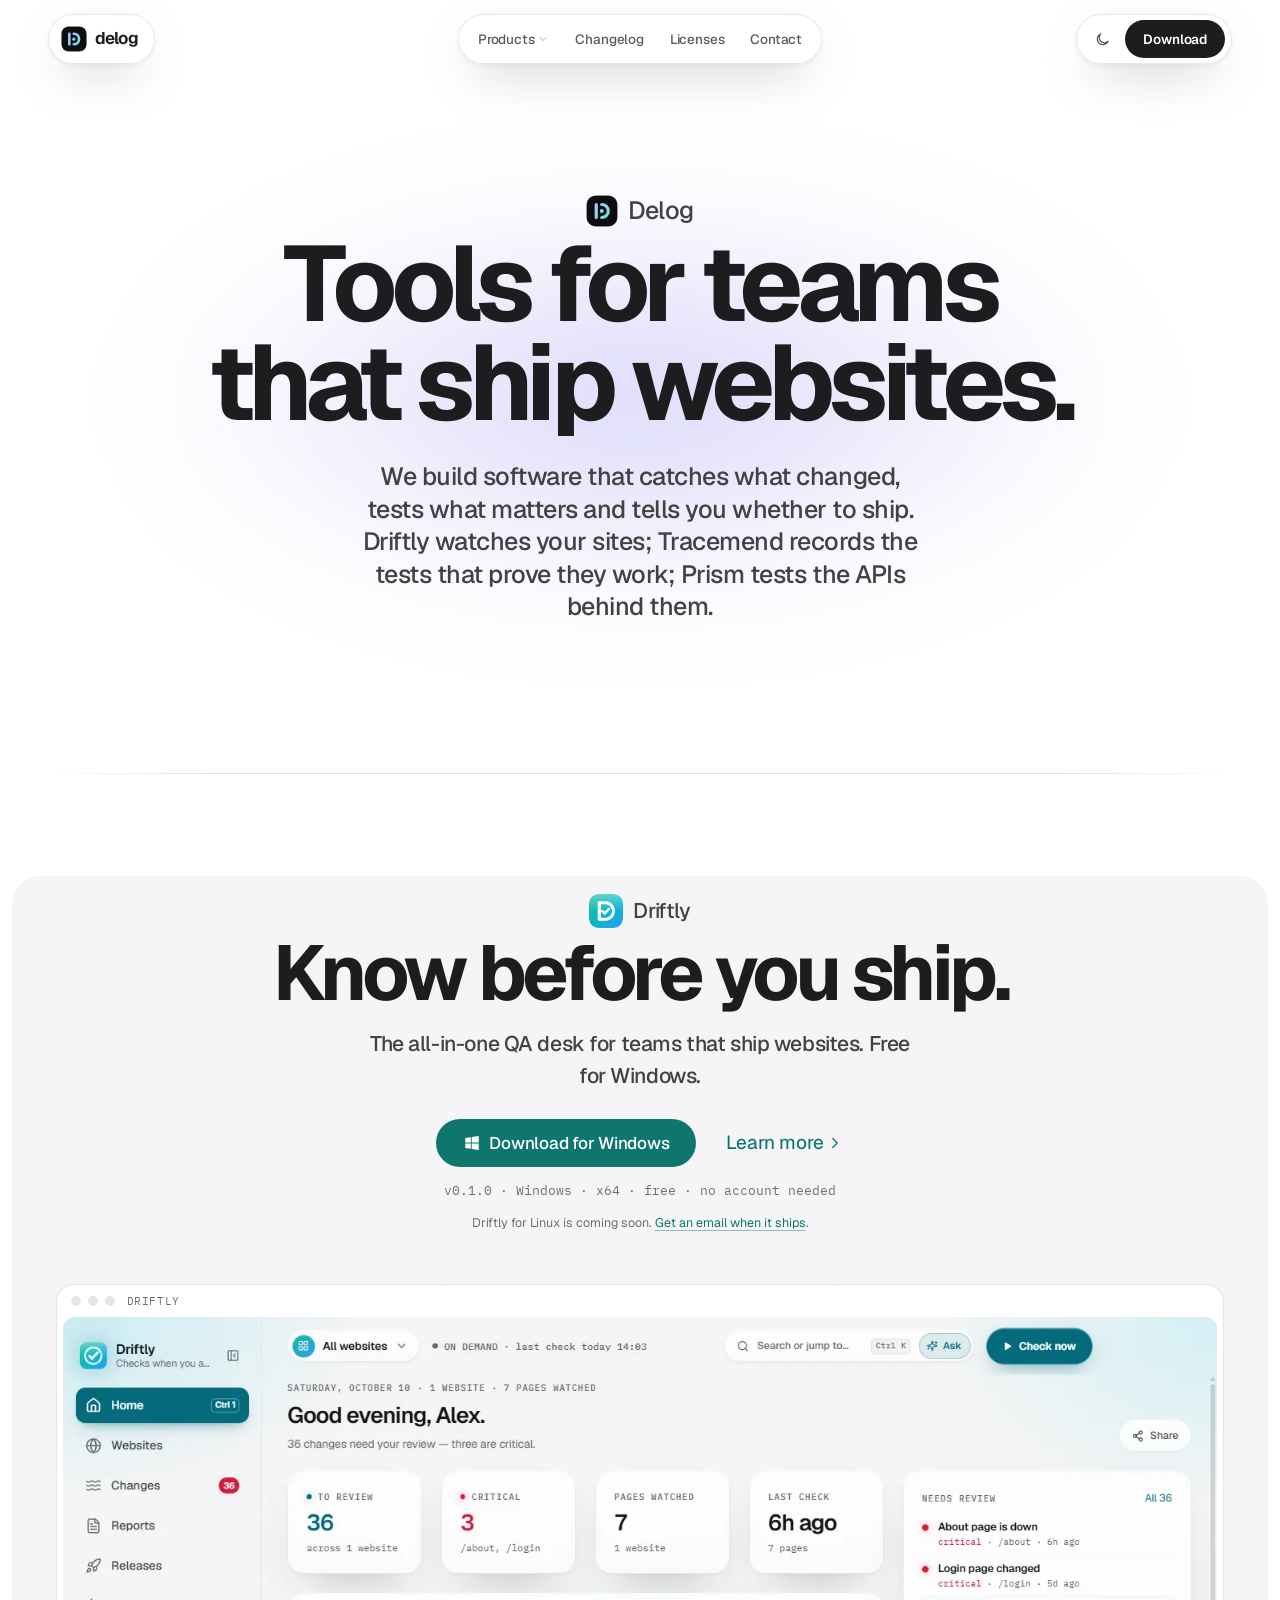
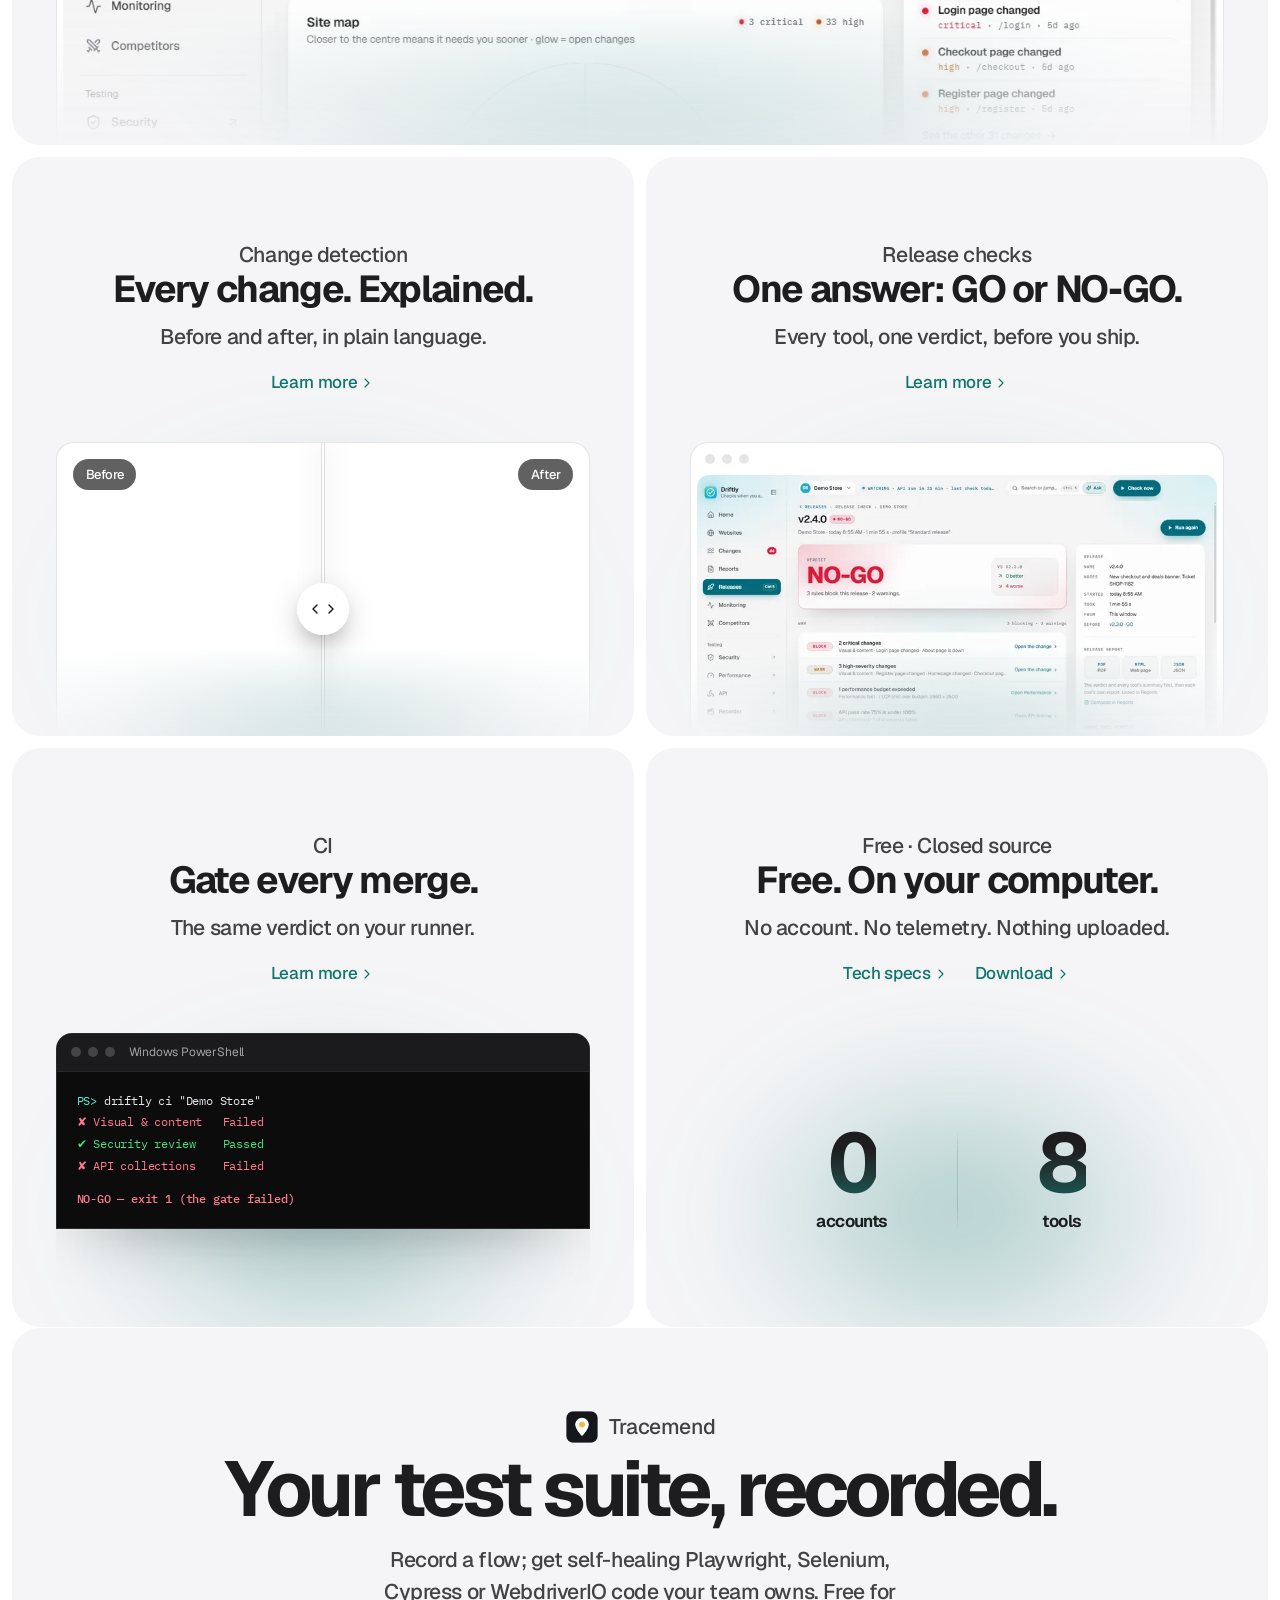
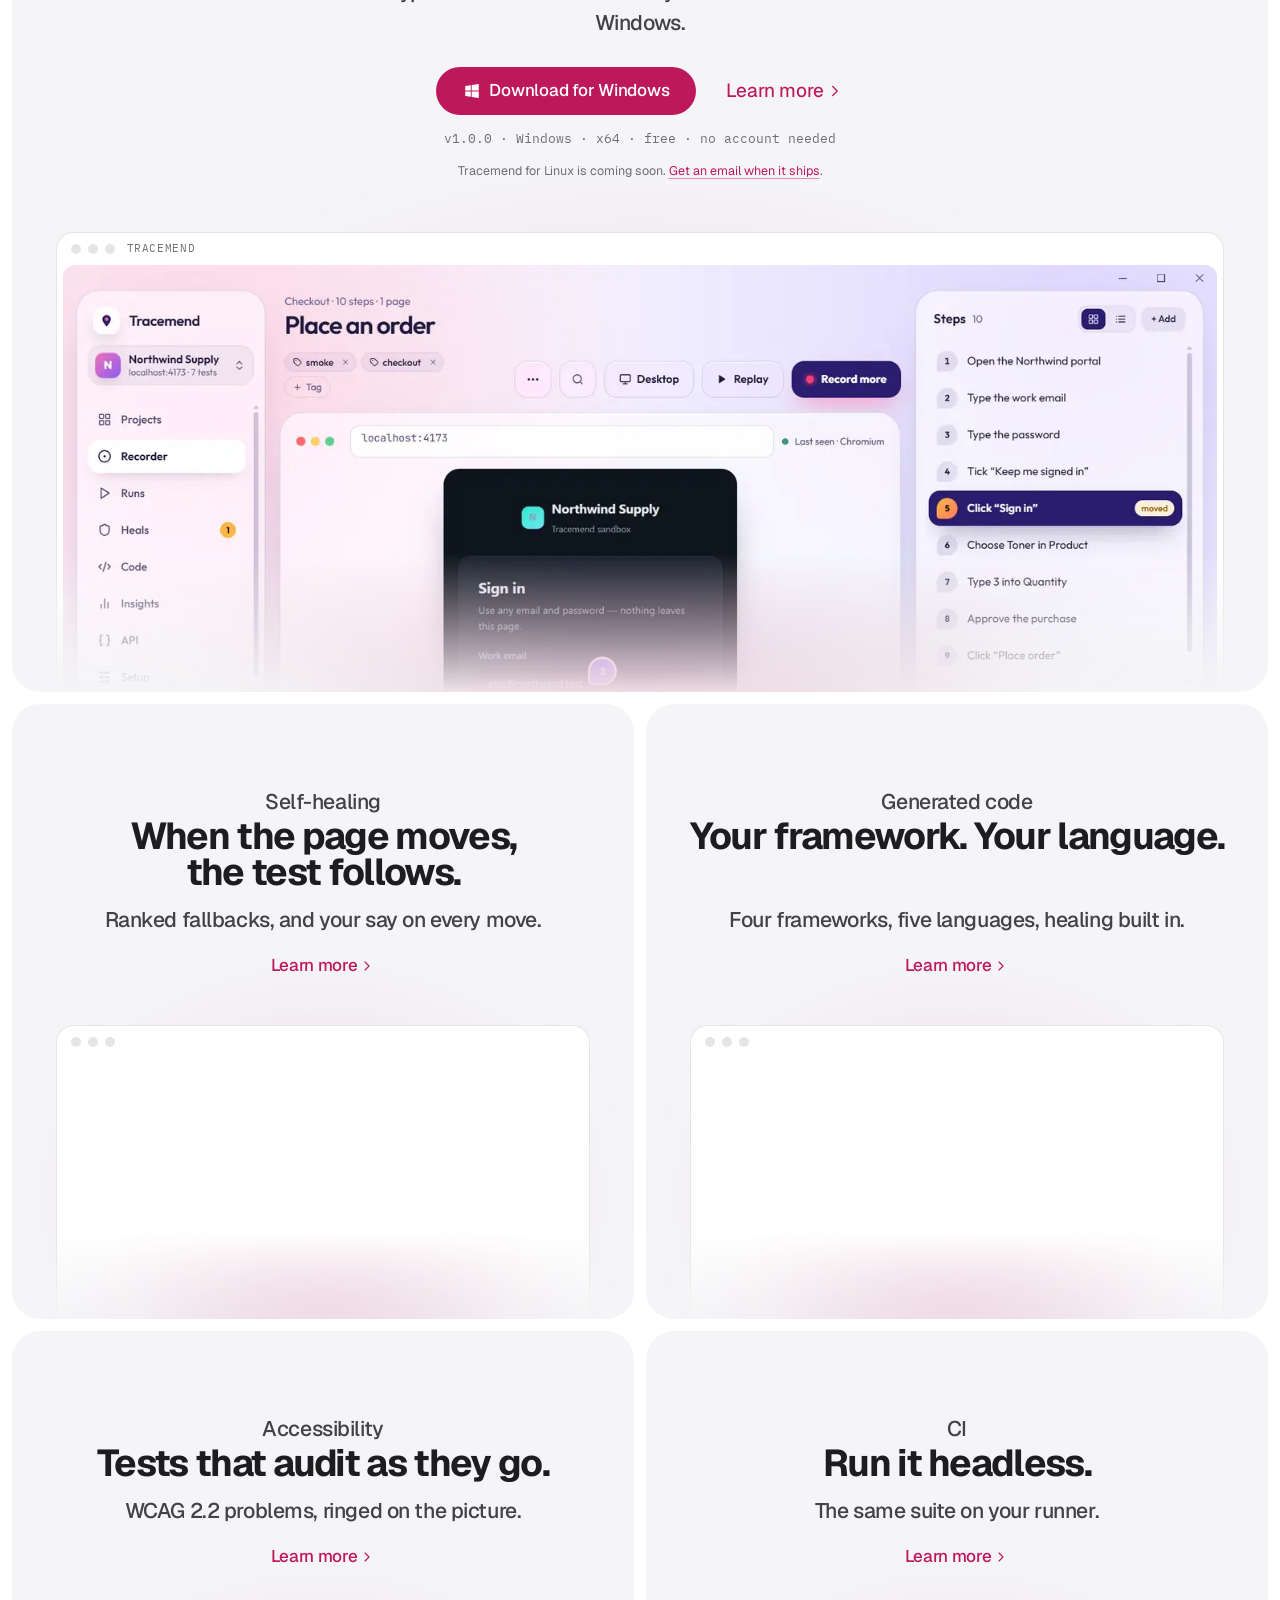
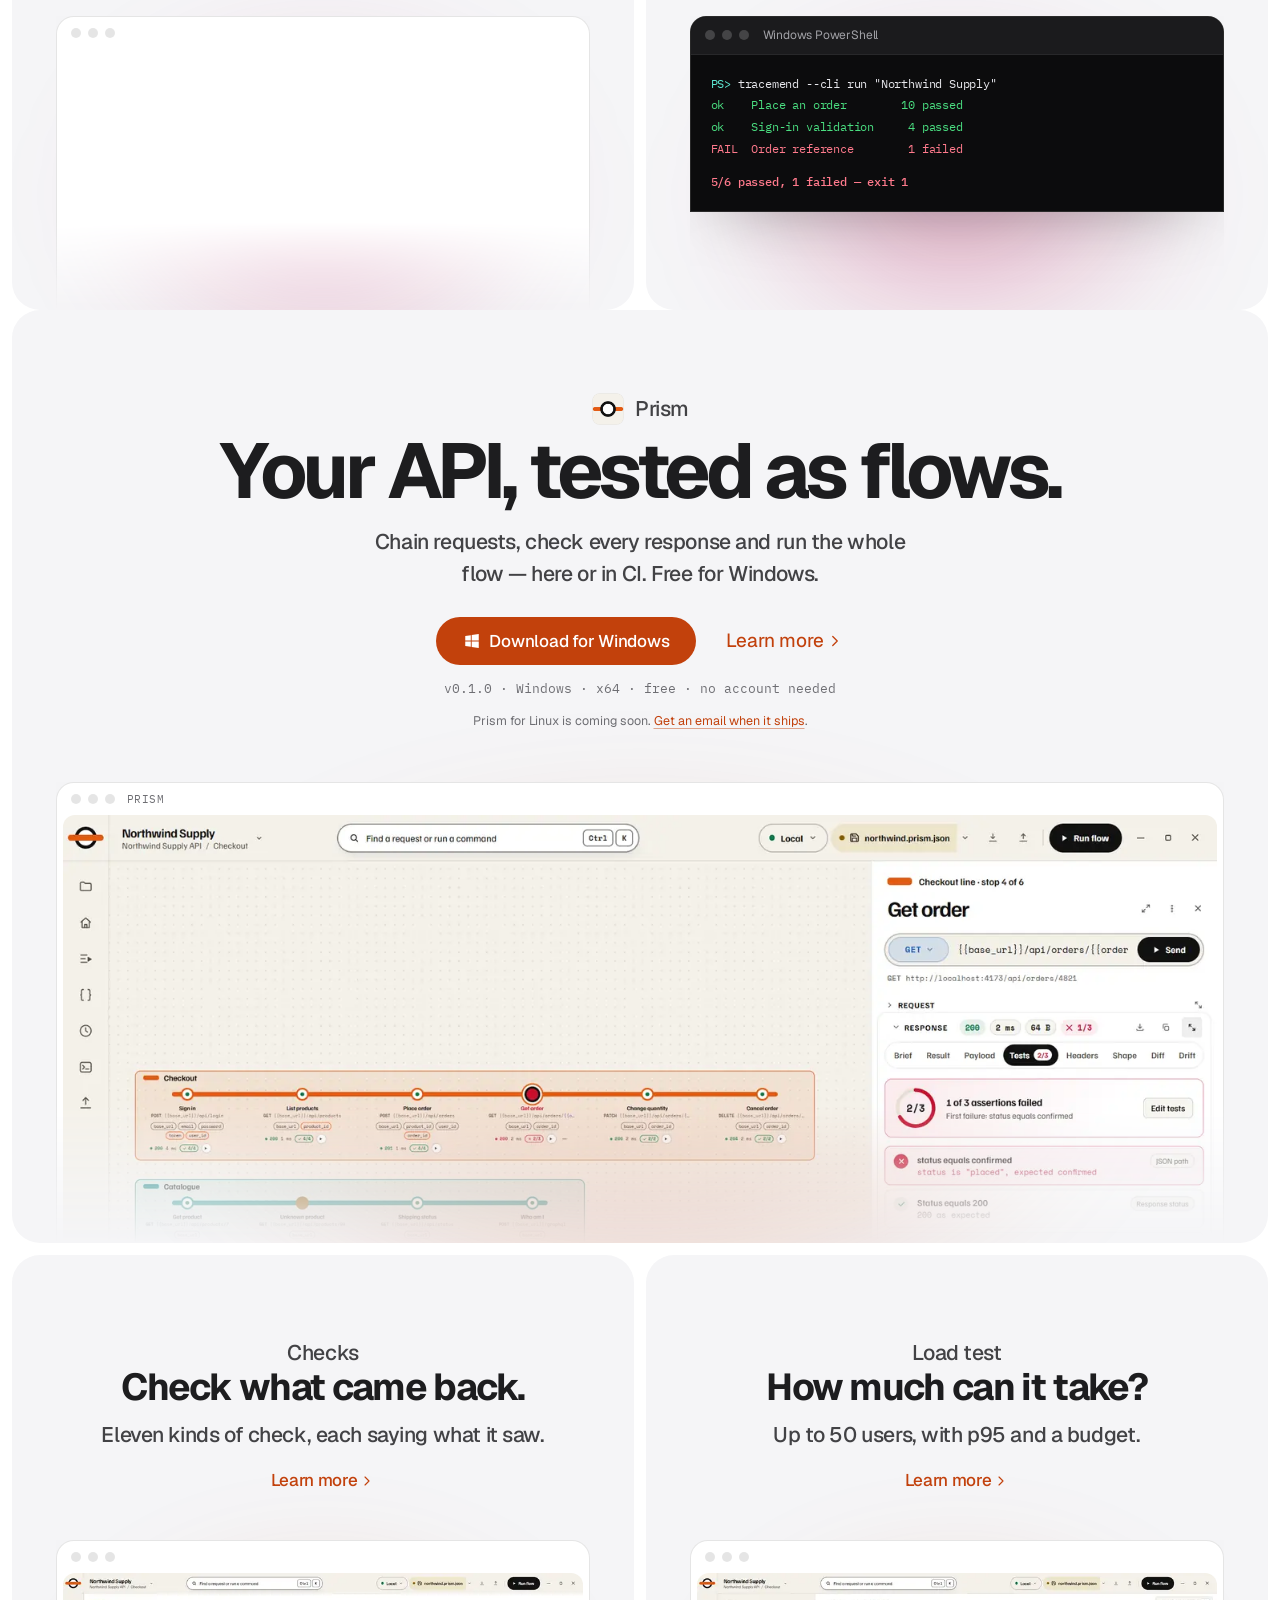
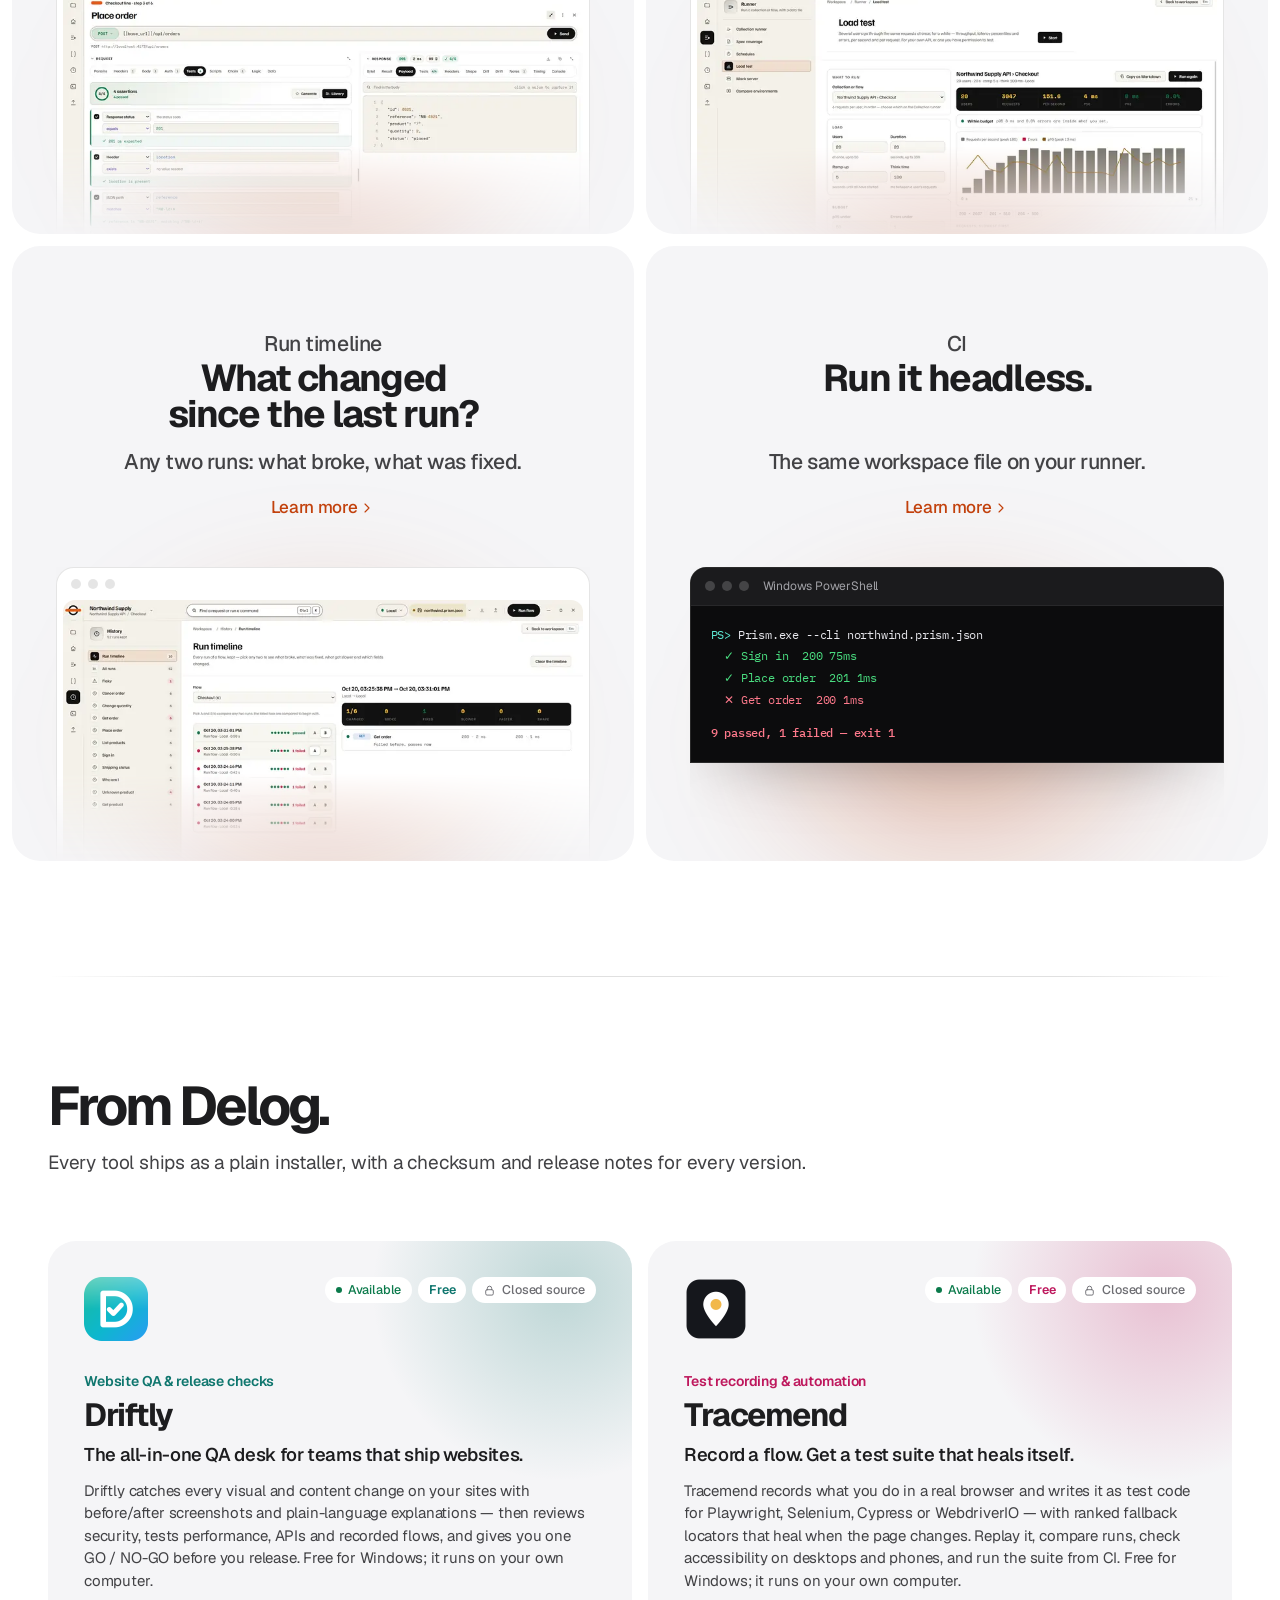
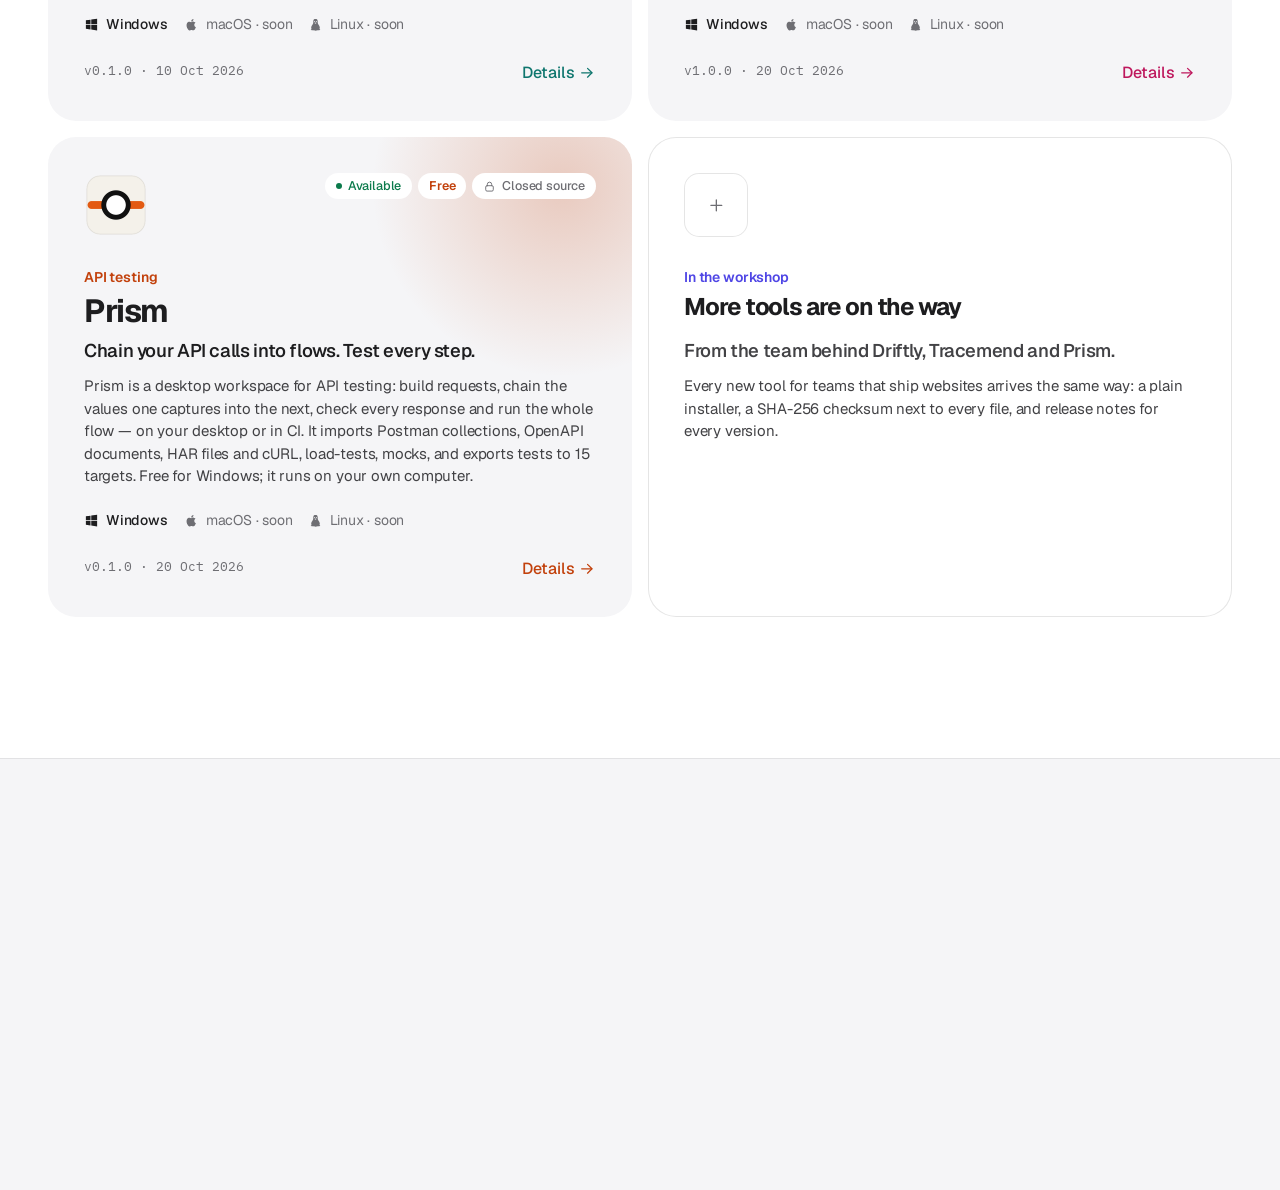
<file: index.html>
<!doctype html>
<html lang="en">
<head>
<meta charset="utf-8">
<!-- @meta {"title":"Delog — Tools for teams that ship websites","description":"Delog builds tools for teams that ship websites: Driftly, the QA desk that gives one GO / NO-GO before you release; Tracemend, which records self-healing test suites; and Prism, which tests your APIs as flows. Free for Windows.","path":"index.html","org":true} -->
<title>Delog — Tools for teams that ship websites</title>
<meta name="description" content="Delog builds tools for teams that ship websites: Driftly, the QA desk that gives one GO / NO-GO before you release; Tracemend, which records self-healing test suites; and Prism, which tests your APIs as flows. Free for Windows.">
<link rel="canonical" href="https://delog.example/">
<meta property="og:type" content="website">
<meta property="og:site_name" content="Delog">
<meta property="og:title" content="Delog — Tools for teams that ship websites">
<meta property="og:description" content="Delog builds tools for teams that ship websites: Driftly, the QA desk that gives one GO / NO-GO before you release; Tracemend, which records self-healing test suites; and Prism, which tests your APIs as flows. Free for Windows.">
<meta property="og:url" content="https://delog.example/">
<meta property="og:image" content="https://delog.example/assets/img/og-default.png">
<meta property="og:image:width" content="1200">
<meta property="og:image:height" content="630">
<meta property="og:image:alt" content="Delog — Tools for teams that ship websites.">
<meta name="twitter:card" content="summary_large_image">
<script type="application/ld+json">{"@context":"https://schema.org","@type":"Organization","name":"Delog","url":"https://delog.example/","logo":"https://delog.example/assets/img/icon-512.png"}</script>
<!-- /@meta -->
<!-- @head -->
<meta name="viewport" content="width=device-width, initial-scale=1">
<meta name="color-scheme" content="light dark">
<meta name="theme-color" content="#060709" media="(prefers-color-scheme: dark)">
<meta name="theme-color" content="#f4f5f8" media="(prefers-color-scheme: light)">
<link rel="icon" href="favicon.ico" sizes="32x32">
<link rel="icon" href="assets/img/favicon.svg" type="image/svg+xml">
<link rel="apple-touch-icon" href="assets/img/apple-touch-icon.png">
<link rel="manifest" href="site.webmanifest">
<link rel="preload" href="assets/fonts/geist-latin-wght-normal.woff2" as="font" type="font/woff2" crossorigin>
<link rel="stylesheet" href="assets/css/site.css">
<link rel="stylesheet" href="assets/css/accents.css">
<script src="site.config.js"></script>
<script src="assets/js/theme.js"></script>
<!-- /@head -->
</head>
<body data-base="" data-page="home">
<!-- @header -->
<a class="skip" href="#main">Skip to content</a>
<header class="pnav" data-pnav>
  <div class="pnav__in">
    <div class="pnav__isle pnav__brand">
      <a class="pnav__logo" href="index.html" aria-label="Delog — home"><svg class="logo__mark" viewBox="0 0 32 32" aria-hidden="true" focusable="false"><defs><linearGradient id="dlg-h" x1="7" y1="7" x2="25" y2="25" gradientUnits="userSpaceOnUse"><stop offset="0" stop-color="#bdbfff"/><stop offset="1" stop-color="#5eead4"/></linearGradient></defs><rect x=".5" y=".5" width="31" height="31" rx="9" fill="#0d0e14" stroke="#ffffff" stroke-opacity=".14"/><path d="M10.25 9.5v13" stroke="url(#dlg-h)" stroke-width="3.2" stroke-linecap="round"/><path d="M15.75 9.5a6.5 6.5 0 0 1 0 13" fill="none" stroke="url(#dlg-h)" stroke-width="3.2" stroke-linecap="round"/><circle cx="15.75" cy="16" r="2" fill="url(#dlg-h)"/></svg><span class="pnav__word">delog</span></a>
      
    </div>
    <div class="pnav__isle pnav__mid">
      <a class="pnav__mini pnav__mini--logo" href="index.html" aria-label="Delog — home" tabindex="-1"><svg class="logo__mark" viewBox="0 0 32 32" aria-hidden="true" focusable="false"><defs><linearGradient id="dlg-m" x1="7" y1="7" x2="25" y2="25" gradientUnits="userSpaceOnUse"><stop offset="0" stop-color="#bdbfff"/><stop offset="1" stop-color="#5eead4"/></linearGradient></defs><rect x=".5" y=".5" width="31" height="31" rx="9" fill="#0d0e14" stroke="#ffffff" stroke-opacity=".14"/><path d="M10.25 9.5v13" stroke="url(#dlg-m)" stroke-width="3.2" stroke-linecap="round"/><path d="M15.75 9.5a6.5 6.5 0 0 1 0 13" fill="none" stroke="url(#dlg-m)" stroke-width="3.2" stroke-linecap="round"/><circle cx="15.75" cy="16" r="2" fill="url(#dlg-m)"/></svg></a>
      <div class="pnav__groups">
        <nav class="pnav__group pnav__group--main" id="site-nav" aria-label="Main" data-glide>
          <span class="pnav__glide" aria-hidden="true"></span>
          <a class="pnav__drop" href="products.html" data-drop aria-haspopup="true" aria-expanded="false" aria-controls="nav-products">Products<svg class="i pnav__chev" viewBox="0 0 24 24" aria-hidden="true" focusable="false"><path d="m6 9 6 6 6-6"/></svg></a>
          <a href="changelog.html" data-nav="changelog" data-secondary>Changelog</a>
          <a href="licenses.html" data-nav="licenses" data-secondary>Licenses</a>
          <a href="contact.html" data-nav="contact">Contact</a>
        </nav>
        
        <div class="pmenu" id="nav-products" data-drop-panel hidden>
          <div class="pmenu__list">
          <a class="pmenu__item accent-driftly" href="products/driftly.html"><img src="assets/products/driftly/icon-128.png" alt="" width="28" height="28" loading="lazy" decoding="async"><span class="pmenu__t"><b>Driftly</b><span>Know if a release is safe to ship.</span></span></a>
          <a class="pmenu__item accent-tracemend" href="products/tracemend.html"><img src="assets/products/tracemend/icon-128.png" alt="" width="28" height="28" loading="lazy" decoding="async"><span class="pmenu__t"><b>Tracemend</b><span>Build the test suite you keep.</span></span></a>
          <a class="pmenu__item accent-prism" href="products/prism.html"><img src="assets/products/prism/icon-128.png" alt="" width="28" height="28" loading="lazy" decoding="async"><span class="pmenu__t"><b>Prism</b><span>Test your API, flow by flow.</span></span></a>
          </div>
          <a class="pmenu__all" href="products.html">All products<svg class="i" viewBox="0 0 24 24" aria-hidden="true" focusable="false"><path d="m9 6 6 6-6 6"/></svg></a>
        </div>
      </div>
      <a class="pnav__mini pnav__mini--cta" href="download.html" tabindex="-1">Download</a>
    </div>
    <div class="pnav__isle pnav__actions">
      <button class="pnav__icon pnav__theme" type="button" data-theme-toggle aria-label="Switch theme"><svg class="i i--sun" viewBox="0 0 24 24" aria-hidden="true" focusable="false"><circle cx="12" cy="12" r="4"/><path d="M12 2.5v2M12 19.5v2M4.6 4.6 6 6M18 18l1.4 1.4M2.5 12h2M19.5 12h2M4.6 19.4 6 18M18 6l1.4-1.4"/></svg><svg class="i i--moon" viewBox="0 0 24 24" aria-hidden="true" focusable="false"><path d="M20 14.5A8 8 0 1 1 9.5 4a6.5 6.5 0 0 0 10.5 10.5z"/></svg></button>
      <a class="pnav__cta" href="download.html" data-nav="download">Download</a>
      <button class="pnav__icon pnav__menu" type="button" data-nav-toggle aria-expanded="false" aria-controls="site-sheet" aria-label="Open menu"><span class="burger" aria-hidden="true"><i></i><i></i></span></button>
    </div>
  </div>
</header>
<div class="sheet-scrim" data-sheet-close hidden></div>
<div class="sheet" id="site-sheet" role="dialog" aria-modal="true" aria-label="Menu" hidden>
  <span class="sheet__grab" aria-hidden="true"></span>
  <nav class="sheet__links" aria-label="Menu">
    <a href="products/driftly.html" data-nav="driftly"><img src="assets/products/driftly/icon-128.png" alt="" width="22" height="22" loading="lazy" decoding="async">Driftly</a>
    <a href="products/tracemend.html" data-nav="tracemend"><img src="assets/products/tracemend/icon-128.png" alt="" width="22" height="22" loading="lazy" decoding="async">Tracemend</a>
    <a href="products/prism.html" data-nav="prism"><img src="assets/products/prism/icon-128.png" alt="" width="22" height="22" loading="lazy" decoding="async">Prism</a>
    <a href="products.html" data-nav="products"><svg class="i" viewBox="0 0 24 24" aria-hidden="true" focusable="false"><path d="M12 3 20 7.5v9L12 21 4 16.5v-9z"/><path d="m4 7.5 8 4.5 8-4.5M12 12v9"/></svg>Products</a>
    <a href="changelog.html" data-nav="changelog"><svg class="i" viewBox="0 0 24 24" aria-hidden="true" focusable="false"><path d="M9 6.5h11M9 12h11M9 17.5h7"/><path d="M4.5 6.5h.01M4.5 12h.01M4.5 17.5h.01"/></svg>Changelog</a>
    <a href="licenses.html" data-nav="licenses"><svg class="i" viewBox="0 0 24 24" aria-hidden="true" focusable="false"><path d="M12 4v16M8 20h8M5 7.5h14"/><path d="m5 7.5-2.5 6a2.5 2.5 0 0 0 5 0zM19 7.5l-2.5 6a2.5 2.5 0 0 0 5 0z"/></svg>Licenses</a>
    <a href="contact.html" data-nav="contact"><svg class="i" viewBox="0 0 24 24" aria-hidden="true" focusable="false"><rect x="3" y="5" width="18" height="14" rx="2.5"/><path d="m4 7 8 6 8-6"/></svg>Contact</a>
  </nav>
  
  <div class="sheet__foot">
    <div class="theme-seg" role="group" aria-label="Theme">
      <button type="button" data-theme-set="system" aria-pressed="true"><svg class="i" viewBox="0 0 24 24" aria-hidden="true" focusable="false"><rect x="3" y="4" width="18" height="12" rx="2"/><path d="M8 20h8M12 16v4"/></svg>Auto</button>
      <button type="button" data-theme-set="light" aria-pressed="false"><svg class="i" viewBox="0 0 24 24" aria-hidden="true" focusable="false"><circle cx="12" cy="12" r="4"/><path d="M12 2.5v2M12 19.5v2M4.6 4.6 6 6M18 18l1.4 1.4M2.5 12h2M19.5 12h2M4.6 19.4 6 18M18 6l1.4-1.4"/></svg>Light</button>
      <button type="button" data-theme-set="dark" aria-pressed="false"><svg class="i" viewBox="0 0 24 24" aria-hidden="true" focusable="false"><path d="M20 14.5A8 8 0 1 1 9.5 4a6.5 6.5 0 0 0 10.5 10.5z"/></svg>Dark</button>
    </div>
    <a class="btn btn--primary" href="download.html">Download</a>
  </div>
</div>
<!-- /@header -->

<main id="main" class="flush">

  <section class="brand-hero">
    <div class="container">
      <p class="brand-hero__by"><svg class="logo__mark" viewBox="0 0 32 32" aria-hidden="true" focusable="false"><defs><linearGradient id="dlg-intro" x1="7" y1="7" x2="25" y2="25" gradientUnits="userSpaceOnUse"><stop offset="0" stop-color="#bdbfff"/><stop offset="1" stop-color="#5eead4"/></linearGradient></defs><rect x=".5" y=".5" width="31" height="31" rx="9" fill="#0d0e14" stroke="#ffffff" stroke-opacity=".14"/><path d="M10.25 9.5v13" stroke="url(#dlg-intro)" stroke-width="3.2" stroke-linecap="round"/><path d="M15.75 9.5a6.5 6.5 0 0 1 0 13" fill="none" stroke="url(#dlg-intro)" stroke-width="3.2" stroke-linecap="round"/><circle cx="15.75" cy="16" r="2" fill="url(#dlg-intro)"/></svg><span data-cfg="company">Delog</span></p>
      <h1>Tools for teams that ship websites.</h1>
      <p>We build software that catches what changed, tests what matters and tells you whether to ship. Driftly watches your sites; Tracemend records the tests that prove they work; Prism tests the APIs behind them.</p>
    </div>
  </section>
  <div class="container rule-wrap" aria-hidden="true"><div class="rule"></div></div>


  <div class="container home-tiles">
    <section class="ptile accent-driftly" data-tilt3d="1.5" data-accent-dark="#2dd4bf" data-accent-light="#0f766e" aria-labelledby="t-driftly">
      <p class="ptile__name"><img src="assets/products/driftly/icon-128.png" alt="" width="34" height="34">Driftly</p>
      <h2 id="t-driftly">Know before you ship.</h2>
      <p class="ptile__line">The all-in-one QA desk for teams that ship websites. Free for Windows.</p>
      <div data-render="download-cta" data-product="driftly" data-variant="launch" data-secondary-href="products/driftly.html" data-secondary-label="Learn more" data-rendered="w8mok"><!-- @render --><div class="dl-cta dl-cta--launch" data-dl-cta="driftly"><div class="dl-cta__row"><a class="btn btn--primary btn--lg" data-dl-primary href="download.html?product=driftly&amp;platform=windows"><span data-dl-icon><svg class="i i--fill" viewBox="0 0 24 24" aria-hidden="true" focusable="false"><path d="M3 5.3 10.4 4.2v7.2H3zM11.6 4 21 2.6v8.8h-9.4zM3 12.6h7.4v7.2L3 18.7zM11.6 12.6H21v8.8L11.6 20z"/></svg></span><span data-dl-label>Download for Windows</span></a><a class="link-more" href="products/driftly.html">Learn more<svg class="i" viewBox="0 0 24 24" aria-hidden="true" focusable="false"><path d="m9 6 6 6-6 6"/></svg></a></div><p class="dl-cta__meta mono" data-dl-meta>v0.1.0 · Windows · x64 · free · no account needed</p><p class="dl-cta__note" data-dl-note hidden></p></div><!-- /@render --></div>
      <div class="ptile__visual">
        <div class="vframe"><div class="vframe__bar" aria-hidden="true"><span class="vframe__dots"><i></i><i></i><i></i></span><span class="vframe__title">Driftly</span></div>
          <div class="vframe__screen"><img src="assets/products/driftly/screens/home-dark-1440.webp" srcset="assets/products/driftly/screens/home-dark-800.webp 800w, assets/products/driftly/screens/home-dark-1440.webp 1440w" sizes="(min-width: 834px) 70vw, 100vw" alt="Driftly Home: summary tiles for changes to review, critical changes, pages watched and the last check, a radial site map of the watched website, and the changes that need review." width="1440" height="900" class="theme-dark-only" loading="lazy" decoding="async"><img src="assets/products/driftly/screens/home-light-1440.webp" srcset="assets/products/driftly/screens/home-light-800.webp 800w, assets/products/driftly/screens/home-light-1440.webp 1440w" sizes="(min-width: 834px) 70vw, 100vw" alt="Driftly Home: summary tiles for changes to review, critical changes, pages watched and the last check, a radial site map of the watched website, and the changes that need review." width="1440" height="900" class="theme-light-only" loading="lazy" decoding="async"></div>
        </div>
      </div>
    </section>

    <div class="ptiles">
      <section class="ptile ptile--half accent-driftly" data-tilt3d="2.5" data-accent-dark="#2dd4bf" data-accent-light="#0f766e" aria-labelledby="t-changes">
        <p class="ptile__name">Change detection</p>
        <h2 id="t-changes">Every change. Explained.</h2>
        <p class="ptile__line">Before and after, in plain language.</p>
        <p class="link-row"><a class="link-more" href="products/driftly.html#changes">Learn more<svg class="i" viewBox="0 0 24 24" aria-hidden="true" focusable="false"><path d="m9 6 6 6-6 6"/></svg></a></p>
        <div class="ptile__visual">
          <div class="compare__stage">
            <div class="compare__img"><img src="assets/products/driftly/compare/home-before-800.webp" srcset="assets/products/driftly/compare/home-before-800.webp 800w, assets/products/driftly/compare/home-before-1440.webp 1440w" sizes="(min-width: 834px) 50vw, 100vw" alt="The demo store’s home page before a release: “Ship faster with confidence”." width="1440" height="900" loading="lazy" decoding="async"></div>
            <div class="compare__img compare__after"><img src="assets/products/driftly/compare/home-after-800.webp" srcset="assets/products/driftly/compare/home-after-800.webp 800w, assets/products/driftly/compare/home-after-1440.webp 1440w" sizes="(min-width: 834px) 50vw, 100vw" alt="The same page after the release: “Release with total confidence”, with a sale banner." width="1440" height="900" loading="lazy" decoding="async"></div>
            <span class="compare__tag compare__tag--before">Before</span><span class="compare__tag compare__tag--after">After</span>
            <span class="compare__handle" aria-hidden="true"><span class="compare__knob"><svg class="i" viewBox="0 0 24 24" aria-hidden="true" focusable="false"><path d="m15 6-6 6 6 6"/></svg><svg class="i" viewBox="0 0 24 24" aria-hidden="true" focusable="false"><path d="m9 6 6 6-6 6"/></svg></span></span>
          </div>
        </div>
      </section>
      <section class="ptile ptile--half accent-driftly" data-tilt3d="2.5" data-accent-dark="#2dd4bf" data-accent-light="#0f766e" aria-labelledby="t-release">
        <p class="ptile__name">Release checks</p>
        <h2 id="t-release">One answer: GO or NO‑GO.</h2>
        <p class="ptile__line">Every tool, one verdict, before you ship.</p>
        <p class="link-row"><a class="link-more" href="products/driftly.html#release">Learn more<svg class="i" viewBox="0 0 24 24" aria-hidden="true" focusable="false"><path d="m9 6 6 6-6 6"/></svg></a></p>
        <div class="ptile__visual">
          <div class="vframe"><div class="vframe__bar" aria-hidden="true"><span class="vframe__dots"><i></i><i></i><i></i></span></div>
            <div class="vframe__screen"><img src="assets/products/driftly/screens/release-dark-1440.webp" srcset="assets/products/driftly/screens/release-dark-800.webp 800w, assets/products/driftly/screens/release-dark-1440.webp 1440w" sizes="(min-width: 834px) 46vw, 100vw" alt="Driftly release check for v2.4.0 with a NO-GO verdict and the rules that block it." width="1440" height="900" class="theme-dark-only" loading="lazy" decoding="async"><img src="assets/products/driftly/screens/release-light-1440.webp" srcset="assets/products/driftly/screens/release-light-800.webp 800w, assets/products/driftly/screens/release-light-1440.webp 1440w" sizes="(min-width: 834px) 46vw, 100vw" alt="Driftly release check for v2.4.0 with a NO-GO verdict and the rules that block it." width="1440" height="900" class="theme-light-only" loading="lazy" decoding="async"></div>
          </div>
        </div>
      </section>
    </div>

    <div class="ptiles">
      <section class="ptile ptile--half accent-driftly" data-tilt3d="2.5" data-accent-dark="#2dd4bf" data-accent-light="#0f766e" aria-labelledby="t-ci">
        <p class="ptile__name">CI</p>
        <h2 id="t-ci">Gate every merge.</h2>
        <p class="ptile__line">The same verdict on your runner.</p>
        <p class="link-row"><a class="link-more" href="products/driftly.html#ci">Learn more<svg class="i" viewBox="0 0 24 24" aria-hidden="true" focusable="false"><path d="m9 6 6 6-6 6"/></svg></a></p>
        <div class="ptile__visual">
          <figure class="term" data-term>
            <div class="term__bar" aria-hidden="true"><span class="vframe__dots"><i></i><i></i><i></i></span><span class="term__title">Windows PowerShell</span></div>
            <pre class="term__body" tabindex="0" aria-label="driftly ci output"><code><span class="term__line term__line--cmd"><span class="term__ps">PS&gt;</span> <span class="term__type" data-chars="23">driftly ci "Demo Store"</span></span><span class="term__line term__line--bad">✘ Visual &amp; content   Failed</span><span class="term__line term__line--ok">✔ Security review    Passed</span><span class="term__line term__line--bad">✘ API collections    Failed</span><span class="term__line term__line--verdict">NO-GO — exit 1 (the gate failed)</span></code></pre>
            <figcaption class="sr-only">Abridged output of driftly ci for the demo store.</figcaption>
          </figure>
        </div>
      </section>
      <section class="ptile ptile--half accent-driftly" data-tilt3d="2.5" data-accent-dark="#2dd4bf" data-accent-light="#0f766e" aria-labelledby="t-free">
        <p class="ptile__name">Free · Closed source</p>
        <h2 id="t-free">Free. On your computer.</h2>
        <p class="ptile__line">No account. No telemetry. Nothing uploaded.</p>
        <p class="link-row"><a class="link-more" href="products/driftly.html#specs">Tech specs<svg class="i" viewBox="0 0 24 24" aria-hidden="true" focusable="false"><path d="m9 6 6 6-6 6"/></svg></a><a class="link-more" href="download.html?product=driftly">Download<svg class="i" viewBox="0 0 24 24" aria-hidden="true" focusable="false"><path d="m9 6 6 6-6 6"/></svg></a></p>
        <div class="ptile__visual ptile__visual--stats"><ul class="statrow statrow--mini"><li class="statrow__item" data-stat="0"><span class="sr-only">0 accounts</span><span class="statrow__vis" aria-hidden="true"><span class="statrow__num" data-count="0">0</span><span class="statrow__label">accounts</span></span></li><li class="statrow__item" data-stat="8"><span class="sr-only">8 tools</span><span class="statrow__vis" aria-hidden="true"><span class="statrow__num" data-count="8">8</span><span class="statrow__label">tools</span></span></li></ul></div>
      </section>
    </div>


    <section class="ptile accent-tracemend" data-accent-dark="#f472b6" data-accent-light="#be185d" data-tilt3d="1.5" aria-labelledby="t-tracemend">
      <p class="ptile__name"><img src="assets/products/tracemend/icon-128.png" alt="" width="34" height="34">Tracemend</p>
      <h2 id="t-tracemend">Your test suite, recorded.</h2>
      <p class="ptile__line">Record a flow; get self-healing Playwright, Selenium, Cypress or WebdriverIO code your team owns. Free for Windows.</p>
      <div data-render="download-cta" data-product="tracemend" data-variant="launch" data-secondary-href="products/tracemend.html" data-secondary-label="Learn more" data-rendered="jitjlf"><!-- @render --><div class="dl-cta dl-cta--launch" data-dl-cta="tracemend"><div class="dl-cta__row"><a class="btn btn--primary btn--lg" data-dl-primary href="download.html?product=tracemend&amp;platform=windows"><span data-dl-icon><svg class="i i--fill" viewBox="0 0 24 24" aria-hidden="true" focusable="false"><path d="M3 5.3 10.4 4.2v7.2H3zM11.6 4 21 2.6v8.8h-9.4zM3 12.6h7.4v7.2L3 18.7zM11.6 12.6H21v8.8L11.6 20z"/></svg></span><span data-dl-label>Download for Windows</span></a><a class="link-more" href="products/tracemend.html">Learn more<svg class="i" viewBox="0 0 24 24" aria-hidden="true" focusable="false"><path d="m9 6 6 6-6 6"/></svg></a></div><p class="dl-cta__meta mono" data-dl-meta>v1.0.0 · Windows · x64 · free · no account needed</p><p class="dl-cta__note" data-dl-note hidden></p></div><!-- /@render --></div>
      <div class="ptile__visual">
        <div class="vframe"><div class="vframe__bar" aria-hidden="true"><span class="vframe__dots"><i></i><i></i><i></i></span><span class="vframe__title">Tracemend</span></div>
          <div class="vframe__screen"><img src="assets/products/tracemend/screens/recorder-dark-1440.webp" srcset="assets/products/tracemend/screens/recorder-dark-800.webp 800w, assets/products/tracemend/screens/recorder-dark-1440.webp 1440w" sizes="(min-width: 834px) 70vw, 100vw" alt="The Tracemend Recorder: the “Place an order” test pinned step by step on the demo shop’s sign-in page, with its steps listed beside it and one step marked moved." width="1440" height="900" class="theme-dark-only" loading="lazy" decoding="async"><img src="assets/products/tracemend/screens/recorder-light-1440.webp" srcset="assets/products/tracemend/screens/recorder-light-800.webp 800w, assets/products/tracemend/screens/recorder-light-1440.webp 1440w" sizes="(min-width: 834px) 70vw, 100vw" alt="The Tracemend Recorder: the “Place an order” test pinned step by step on the demo shop’s sign-in page, with its steps listed beside it and one step marked moved." width="1440" height="900" class="theme-light-only" loading="lazy" decoding="async"></div>
        </div>
      </div>
    </section>

    <div class="ptiles">
      <section class="ptile ptile--half accent-tracemend" data-accent-dark="#f472b6" data-accent-light="#be185d" data-tilt3d="2.5" aria-labelledby="t-heal">
        <p class="ptile__name">Self-healing</p>
        <h2 id="t-heal">When the page moves, the test follows.</h2>
        <p class="ptile__line">Ranked fallbacks, and your say on every move.</p>
        <p class="link-row"><a class="link-more" href="products/tracemend.html#heal">Learn more<svg class="i" viewBox="0 0 24 24" aria-hidden="true" focusable="false"><path d="m9 6 6 6-6 6"/></svg></a></p>
        <div class="ptile__visual">
          <div class="vframe"><div class="vframe__bar" aria-hidden="true"><span class="vframe__dots"><i></i><i></i><i></i></span></div>
            <div class="vframe__screen"><img src="assets/products/tracemend/screens/heals-dark-1440.webp" srcset="assets/products/tracemend/screens/heals-dark-800.webp 800w, assets/products/tracemend/screens/heals-dark-1440.webp 1440w" sizes="(min-width: 834px) 46vw, 100vw" alt="Tracemend Heals: the Sign in button moved — recorded and replayed pictures side by side, with Keep new spot or Reject." width="1440" height="900" class="theme-dark-only" loading="lazy" decoding="async"><img src="assets/products/tracemend/screens/heals-light-1440.webp" srcset="assets/products/tracemend/screens/heals-light-800.webp 800w, assets/products/tracemend/screens/heals-light-1440.webp 1440w" sizes="(min-width: 834px) 46vw, 100vw" alt="Tracemend Heals: the Sign in button moved — recorded and replayed pictures side by side, with Keep new spot or Reject." width="1440" height="900" class="theme-light-only" loading="lazy" decoding="async"></div>
          </div>
        </div>
      </section>
      <section class="ptile ptile--half accent-tracemend" data-accent-dark="#f472b6" data-accent-light="#be185d" data-tilt3d="2.5" aria-labelledby="t-code">
        <p class="ptile__name">Generated code</p>
        <h2 id="t-code">Your framework. Your language.</h2>
        <p class="ptile__line">Four frameworks, five languages, healing built in.</p>
        <p class="link-row"><a class="link-more" href="products/tracemend.html#code">Learn more<svg class="i" viewBox="0 0 24 24" aria-hidden="true" focusable="false"><path d="m9 6 6 6-6 6"/></svg></a></p>
        <div class="ptile__visual">
          <div class="vframe"><div class="vframe__bar" aria-hidden="true"><span class="vframe__dots"><i></i><i></i><i></i></span></div>
            <div class="vframe__screen"><img src="assets/products/tracemend/screens/code-dark-1440.webp" srcset="assets/products/tracemend/screens/code-dark-800.webp 800w, assets/products/tracemend/screens/code-dark-1440.webp 1440w" sizes="(min-width: 834px) 46vw, 100vw" alt="The generated Playwright project in TypeScript, with a page object and each locator’s fallbacks." width="1440" height="900" class="theme-dark-only" loading="lazy" decoding="async"><img src="assets/products/tracemend/screens/code-light-1440.webp" srcset="assets/products/tracemend/screens/code-light-800.webp 800w, assets/products/tracemend/screens/code-light-1440.webp 1440w" sizes="(min-width: 834px) 46vw, 100vw" alt="The generated Playwright project in TypeScript, with a page object and each locator’s fallbacks." width="1440" height="900" class="theme-light-only" loading="lazy" decoding="async"></div>
          </div>
        </div>
      </section>
    </div>

    <div class="ptiles">
      <section class="ptile ptile--half accent-tracemend" data-accent-dark="#f472b6" data-accent-light="#be185d" data-tilt3d="2.5" aria-labelledby="t-a11y">
        <p class="ptile__name">Accessibility</p>
        <h2 id="t-a11y">Tests that audit as they go.</h2>
        <p class="ptile__line">WCAG 2.2 problems, ringed on the picture.</p>
        <p class="link-row"><a class="link-more" href="products/tracemend.html#a11y">Learn more<svg class="i" viewBox="0 0 24 24" aria-hidden="true" focusable="false"><path d="m9 6 6 6-6 6"/></svg></a></p>
        <div class="ptile__visual">
          <div class="vframe"><div class="vframe__bar" aria-hidden="true"><span class="vframe__dots"><i></i><i></i><i></i></span></div>
            <div class="vframe__screen"><img src="assets/products/tracemend/screens/a11y-dark-1440.webp" srcset="assets/products/tracemend/screens/a11y-dark-800.webp 800w, assets/products/tracemend/screens/a11y-dark-1440.webp 1440w" sizes="(min-width: 834px) 46vw, 100vw" alt="A run’s accessibility results: one colour-contrast problem ringed on the order-confirmation screen." width="1440" height="900" class="theme-dark-only" loading="lazy" decoding="async"><img src="assets/products/tracemend/screens/a11y-light-1440.webp" srcset="assets/products/tracemend/screens/a11y-light-800.webp 800w, assets/products/tracemend/screens/a11y-light-1440.webp 1440w" sizes="(min-width: 834px) 46vw, 100vw" alt="A run’s accessibility results: one colour-contrast problem ringed on the order-confirmation screen." width="1440" height="900" class="theme-light-only" loading="lazy" decoding="async"></div>
          </div>
        </div>
      </section>
      <section class="ptile ptile--half accent-tracemend" data-accent-dark="#f472b6" data-accent-light="#be185d" data-tilt3d="2.5" aria-labelledby="t-tm-ci">
        <p class="ptile__name">CI</p>
        <h2 id="t-tm-ci">Run it headless.</h2>
        <p class="ptile__line">The same suite on your runner.</p>
        <p class="link-row"><a class="link-more" href="products/tracemend.html#ci">Learn more<svg class="i" viewBox="0 0 24 24" aria-hidden="true" focusable="false"><path d="m9 6 6 6-6 6"/></svg></a></p>
        <div class="ptile__visual">
          <figure class="term" data-term>
            <div class="term__bar" aria-hidden="true"><span class="vframe__dots"><i></i><i></i><i></i></span><span class="term__title">Windows PowerShell</span></div>
            <pre class="term__body" tabindex="0" aria-label="tracemend --cli run output"><code><span class="term__line term__line--cmd"><span class="term__ps">PS&gt;</span> <span class="term__type" data-chars="38">tracemend --cli run "Northwind Supply"</span></span><span class="term__line term__line--ok">ok    Place an order        10 passed</span><span class="term__line term__line--ok">ok    Sign-in validation     4 passed</span><span class="term__line term__line--bad">FAIL  Order reference        1 failed</span><span class="term__line term__line--verdict">5/6 passed, 1 failed — exit 1</span></code></pre>
            <figcaption class="sr-only">Abridged output of tracemend --cli run for the demo shop.</figcaption>
          </figure>
        </div>
      </section>
    </div>

    <section class="ptile accent-prism" data-accent-dark="#fb923c" data-accent-light="#c2410c" data-tilt3d="1.5" aria-labelledby="t-prism">
      <p class="ptile__name"><img src="assets/products/prism/icon-128.png" alt="" width="34" height="34">Prism</p>
      <h2 id="t-prism">Your API, tested as flows.</h2>
      <p class="ptile__line">Chain requests, check every response and run the whole flow — here or in CI. Free for Windows.</p>
      <div data-render="download-cta" data-product="prism" data-variant="launch" data-secondary-href="products/prism.html" data-secondary-label="Learn more" data-rendered="4hgjuj"><!-- @render --><div class="dl-cta dl-cta--launch" data-dl-cta="prism"><div class="dl-cta__row"><a class="btn btn--primary btn--lg" data-dl-primary href="download.html?product=prism&amp;platform=windows"><span data-dl-icon><svg class="i i--fill" viewBox="0 0 24 24" aria-hidden="true" focusable="false"><path d="M3 5.3 10.4 4.2v7.2H3zM11.6 4 21 2.6v8.8h-9.4zM3 12.6h7.4v7.2L3 18.7zM11.6 12.6H21v8.8L11.6 20z"/></svg></span><span data-dl-label>Download for Windows</span></a><a class="link-more" href="products/prism.html">Learn more<svg class="i" viewBox="0 0 24 24" aria-hidden="true" focusable="false"><path d="m9 6 6 6-6 6"/></svg></a></div><p class="dl-cta__meta mono" data-dl-meta>v0.1.0 · Windows · x64 · free · no account needed</p><p class="dl-cta__note" data-dl-note hidden></p></div><!-- /@render --></div>
      <div class="ptile__visual">
        <div class="vframe"><div class="vframe__bar" aria-hidden="true"><span class="vframe__dots"><i></i><i></i><i></i></span><span class="vframe__title">Prism</span></div>
          <div class="vframe__screen"><img src="assets/products/prism/screens/map-dark-1440.webp" srcset="assets/products/prism/screens/map-dark-800.webp 800w, assets/products/prism/screens/map-dark-1440.webp 1440w" sizes="(min-width: 834px) 70vw, 100vw" alt="Prism’s map of the demo shop’s API: the Checkout flow as a line through six requests and the Catalogue flow beside it, with Get order’s failed check open." width="1440" height="900" class="theme-dark-only" loading="lazy" decoding="async"><img src="assets/products/prism/screens/map-light-1440.webp" srcset="assets/products/prism/screens/map-light-800.webp 800w, assets/products/prism/screens/map-light-1440.webp 1440w" sizes="(min-width: 834px) 70vw, 100vw" alt="Prism’s map of the demo shop’s API: the Checkout flow as a line through six requests and the Catalogue flow beside it, with Get order’s failed check open." width="1440" height="900" class="theme-light-only" loading="lazy" decoding="async"></div>
        </div>
      </div>
    </section>

    <div class="ptiles">
      <section class="ptile ptile--half accent-prism" data-accent-dark="#fb923c" data-accent-light="#c2410c" data-tilt3d="2.5" aria-labelledby="t-pr-checks">
        <p class="ptile__name">Checks</p>
        <h2 id="t-pr-checks">Check what came back.</h2>
        <p class="ptile__line">Eleven kinds of check, each saying what it saw.</p>
        <p class="link-row"><a class="link-more" href="products/prism.html#checks">Learn more<svg class="i" viewBox="0 0 24 24" aria-hidden="true" focusable="false"><path d="m9 6 6 6-6 6"/></svg></a></p>
        <div class="ptile__visual">
          <div class="vframe"><div class="vframe__bar" aria-hidden="true"><span class="vframe__dots"><i></i><i></i><i></i></span></div>
            <div class="vframe__screen"><img src="assets/products/prism/screens/tests-dark-1440.webp" srcset="assets/products/prism/screens/tests-dark-800.webp 800w, assets/products/prism/screens/tests-dark-1440.webp 1440w" sizes="(min-width: 834px) 46vw, 100vw" alt="Prism’s Place order request: four passing checks beside the 201 response." width="1440" height="900" class="theme-dark-only" loading="lazy" decoding="async"><img src="assets/products/prism/screens/tests-light-1440.webp" srcset="assets/products/prism/screens/tests-light-800.webp 800w, assets/products/prism/screens/tests-light-1440.webp 1440w" sizes="(min-width: 834px) 46vw, 100vw" alt="Prism’s Place order request: four passing checks beside the 201 response." width="1440" height="900" class="theme-light-only" loading="lazy" decoding="async"></div>
          </div>
        </div>
      </section>
      <section class="ptile ptile--half accent-prism" data-accent-dark="#fb923c" data-accent-light="#c2410c" data-tilt3d="2.5" aria-labelledby="t-pr-load">
        <p class="ptile__name">Load test</p>
        <h2 id="t-pr-load">How much can it take?</h2>
        <p class="ptile__line">Up to 50 users, with p95 and a budget.</p>
        <p class="link-row"><a class="link-more" href="products/prism.html#load">Learn more<svg class="i" viewBox="0 0 24 24" aria-hidden="true" focusable="false"><path d="m9 6 6 6-6 6"/></svg></a></p>
        <div class="ptile__visual">
          <div class="vframe"><div class="vframe__bar" aria-hidden="true"><span class="vframe__dots"><i></i><i></i><i></i></span></div>
            <div class="vframe__screen"><img src="assets/products/prism/screens/load-dark-1440.webp" srcset="assets/products/prism/screens/load-dark-800.webp 800w, assets/products/prism/screens/load-dark-1440.webp 1440w" sizes="(min-width: 834px) 46vw, 100vw" alt="A Prism load test: 3,047 requests, p95 8 ms, no errors, within budget." width="1440" height="900" class="theme-dark-only" loading="lazy" decoding="async"><img src="assets/products/prism/screens/load-light-1440.webp" srcset="assets/products/prism/screens/load-light-800.webp 800w, assets/products/prism/screens/load-light-1440.webp 1440w" sizes="(min-width: 834px) 46vw, 100vw" alt="A Prism load test: 3,047 requests, p95 8 ms, no errors, within budget." width="1440" height="900" class="theme-light-only" loading="lazy" decoding="async"></div>
          </div>
        </div>
      </section>
    </div>

    <div class="ptiles">
      <section class="ptile ptile--half accent-prism" data-accent-dark="#fb923c" data-accent-light="#c2410c" data-tilt3d="2.5" aria-labelledby="t-pr-timeline">
        <p class="ptile__name">Run timeline</p>
        <h2 id="t-pr-timeline">What changed since the last run?</h2>
        <p class="ptile__line">Any two runs: what broke, what was fixed.</p>
        <p class="link-row"><a class="link-more" href="products/prism.html#timeline">Learn more<svg class="i" viewBox="0 0 24 24" aria-hidden="true" focusable="false"><path d="m9 6 6 6-6 6"/></svg></a></p>
        <div class="ptile__visual">
          <div class="vframe"><div class="vframe__bar" aria-hidden="true"><span class="vframe__dots"><i></i><i></i><i></i></span></div>
            <div class="vframe__screen"><img src="assets/products/prism/screens/timeline-dark-1440.webp" srcset="assets/products/prism/screens/timeline-dark-800.webp 800w, assets/products/prism/screens/timeline-dark-1440.webp 1440w" sizes="(min-width: 834px) 46vw, 100vw" alt="Two runs of Checkout compared: Get order failed before and passes now." width="1440" height="900" class="theme-dark-only" loading="lazy" decoding="async"><img src="assets/products/prism/screens/timeline-light-1440.webp" srcset="assets/products/prism/screens/timeline-light-800.webp 800w, assets/products/prism/screens/timeline-light-1440.webp 1440w" sizes="(min-width: 834px) 46vw, 100vw" alt="Two runs of Checkout compared: Get order failed before and passes now." width="1440" height="900" class="theme-light-only" loading="lazy" decoding="async"></div>
          </div>
        </div>
      </section>
      <section class="ptile ptile--half accent-prism" data-accent-dark="#fb923c" data-accent-light="#c2410c" data-tilt3d="2.5" aria-labelledby="t-pr-ci">
        <p class="ptile__name">CI</p>
        <h2 id="t-pr-ci">Run it headless.</h2>
        <p class="ptile__line">The same workspace file on your runner.</p>
        <p class="link-row"><a class="link-more" href="products/prism.html#ci">Learn more<svg class="i" viewBox="0 0 24 24" aria-hidden="true" focusable="false"><path d="m9 6 6 6-6 6"/></svg></a></p>
        <div class="ptile__visual">
          <figure class="term" data-term>
            <div class="term__bar" aria-hidden="true"><span class="vframe__dots"><i></i><i></i><i></i></span><span class="term__title">Windows PowerShell</span></div>
            <pre class="term__body" tabindex="0" aria-label="Prism --cli output"><code><span class="term__line term__line--cmd"><span class="term__ps">PS&gt;</span> <span class="term__type" data-chars="36">Prism.exe --cli northwind.prism.json</span></span><span class="term__line term__line--ok">  ✓ Sign in  200 75ms</span><span class="term__line term__line--ok">  ✓ Place order  201 1ms</span><span class="term__line term__line--bad">  ✕ Get order  200 1ms</span><span class="term__line term__line--verdict">9 passed, 1 failed — exit 1</span></code></pre>
            <figcaption class="sr-only">Abridged output of Prism --cli for the demo shop’s API.</figcaption>
          </figure>
        </div>
      </section>
    </div>
  </div>

    <div class="container rule-wrap" aria-hidden="true"><div class="rule"></div></div>
  <section class="section--last" id="products">
    <div class="container">
      <header class="lx-head lx-head--left reveal">
        <h2>From <span data-cfg="company">Delog</span>.</h2>
        <p>Every tool ships as a plain installer, with a checksum and release notes for every version.</p>
      </header>
      <div class="grid-cards" data-render="products-grid" data-rendered="14d9rr5"><!-- @render --><article class="pcard accent-driftly" data-accent-dark="#2dd4bf" data-accent-light="#0f766e" data-status="available" data-oss="false"><div class="pcard__glow" aria-hidden="true"></div><div class="pcard__top"><img src="assets/products/driftly/icon-256.png" alt="" width="56" height="56" class="pcard__icon" loading="lazy" decoding="async"><div class="pills"><span class="pill pill--available">Available</span><span class="pill pill--free">Free</span><span class="pill pill--quiet"><svg class="i" viewBox="0 0 24 24" aria-hidden="true" focusable="false"><rect x="5" y="10.5" width="14" height="10" rx="2.5"/><path d="M8 10.5V8a4 4 0 0 1 8 0v2.5"/></svg>Closed source</span></div></div><p class="eyebrow pcard__cat">Website QA &amp; release checks</p><h3 class="pcard__name"><a class="stretched" href="products/driftly.html">Driftly</a></h3><p class="pcard__tag">The all-in-one QA desk for teams that ship websites.</p><p class="pcard__desc">Driftly catches every visual and content change on your sites with before/after screenshots and plain-language explanations — then reviews security, tests performance, APIs and recorded flows, and gives you one GO / NO-GO before you release. Free for Windows; it runs on your own computer.</p><ul class="plats" aria-label="Platforms"><li class="plat"><svg class="i i--fill" viewBox="0 0 24 24" aria-hidden="true" focusable="false"><path d="M3 5.3 10.4 4.2v7.2H3zM11.6 4 21 2.6v8.8h-9.4zM3 12.6h7.4v7.2L3 18.7zM11.6 12.6H21v8.8L11.6 20z"/></svg><span>Windows</span></li><li class="plat plat--soon"><svg class="i i--fill" viewBox="0 0 24 24" aria-hidden="true" focusable="false"><path d="M16.4 12.7c0-2.3 1.9-3.4 2-3.5-1.1-1.6-2.8-1.8-3.4-1.8-1.4-.1-2.8.9-3.5.9s-1.8-.9-3-.8c-1.5 0-2.9.9-3.7 2.3-1.6 2.8-.4 7 1.2 9.3.8 1.1 1.7 2.4 2.9 2.3 1.2 0 1.6-.8 3-.8s1.8.8 3 .7c1.3 0 2.1-1.1 2.8-2.3.9-1.3 1.3-2.6 1.3-2.7 0 0-2.6-1-2.6-3.9zM14.2 5.8c.6-.8 1.1-1.8 1-2.8-.9 0-2 .6-2.7 1.4-.6.7-1.1 1.7-1 2.7 1 .1 2-.5 2.7-1.3z"/></svg><span>macOS<span class="plat__soon"> · soon</span></span></li><li class="plat plat--soon"><svg class="i i--fill" viewBox="0 0 24 24" aria-hidden="true" focusable="false"><path d="M12 2.6c-2.3 0-3.6 1.9-3.6 4.4 0 1.5.3 2.5-.6 4-1.2 2-2.7 3.8-2.7 6.2 0 .9.3 1.6.8 2.1-.6.4-1.4.6-1.4 1.2 0 .8 1.7.7 3.5.7 1 0 2.1.6 4 .6s3-.6 4-.6c1.8 0 3.5.1 3.5-.7 0-.6-.8-.8-1.4-1.2.5-.5.8-1.2.8-2.1 0-2.4-1.5-4.2-2.7-6.2-.9-1.5-.6-2.5-.6-4 0-2.5-1.3-4.4-3.6-4.4zm-1.4 3.6a.8 1 0 1 1 0 2 .8 1 0 0 1 0-2zm2.8 0a.8 1 0 1 1 0 2 .8 1 0 0 1 0-2zM12 8.6l1.6 1-1.6 1-1.6-1z"/></svg><span>Linux<span class="plat__soon"> · soon</span></span></li></ul><div class="pcard__foot"><span class="pcard__ver mono">v0.1.0 · 10 Oct 2026</span><span class="pcard__go" aria-hidden="true">Details<svg class="i" viewBox="0 0 24 24" aria-hidden="true" focusable="false"><path d="M5 12h14"/><path d="m13 6 6 6-6 6"/></svg></span></div></article><article class="pcard accent-tracemend" data-accent-dark="#f472b6" data-accent-light="#be185d" data-status="available" data-oss="false"><div class="pcard__glow" aria-hidden="true"></div><div class="pcard__top"><img src="assets/products/tracemend/icon-256.png" alt="" width="56" height="56" class="pcard__icon" loading="lazy" decoding="async"><div class="pills"><span class="pill pill--available">Available</span><span class="pill pill--free">Free</span><span class="pill pill--quiet"><svg class="i" viewBox="0 0 24 24" aria-hidden="true" focusable="false"><rect x="5" y="10.5" width="14" height="10" rx="2.5"/><path d="M8 10.5V8a4 4 0 0 1 8 0v2.5"/></svg>Closed source</span></div></div><p class="eyebrow pcard__cat">Test recording &amp; automation</p><h3 class="pcard__name"><a class="stretched" href="products/tracemend.html">Tracemend</a></h3><p class="pcard__tag">Record a flow. Get a test suite that heals itself.</p><p class="pcard__desc">Tracemend records what you do in a real browser and writes it as test code for Playwright, Selenium, Cypress or WebdriverIO — with ranked fallback locators that heal when the page changes. Replay it, compare runs, check accessibility on desktops and phones, and run the suite from CI. Free for Windows; it runs on your own computer.</p><ul class="plats" aria-label="Platforms"><li class="plat"><svg class="i i--fill" viewBox="0 0 24 24" aria-hidden="true" focusable="false"><path d="M3 5.3 10.4 4.2v7.2H3zM11.6 4 21 2.6v8.8h-9.4zM3 12.6h7.4v7.2L3 18.7zM11.6 12.6H21v8.8L11.6 20z"/></svg><span>Windows</span></li><li class="plat plat--soon"><svg class="i i--fill" viewBox="0 0 24 24" aria-hidden="true" focusable="false"><path d="M16.4 12.7c0-2.3 1.9-3.4 2-3.5-1.1-1.6-2.8-1.8-3.4-1.8-1.4-.1-2.8.9-3.5.9s-1.8-.9-3-.8c-1.5 0-2.9.9-3.7 2.3-1.6 2.8-.4 7 1.2 9.3.8 1.1 1.7 2.4 2.9 2.3 1.2 0 1.6-.8 3-.8s1.8.8 3 .7c1.3 0 2.1-1.1 2.8-2.3.9-1.3 1.3-2.6 1.3-2.7 0 0-2.6-1-2.6-3.9zM14.2 5.8c.6-.8 1.1-1.8 1-2.8-.9 0-2 .6-2.7 1.4-.6.7-1.1 1.7-1 2.7 1 .1 2-.5 2.7-1.3z"/></svg><span>macOS<span class="plat__soon"> · soon</span></span></li><li class="plat plat--soon"><svg class="i i--fill" viewBox="0 0 24 24" aria-hidden="true" focusable="false"><path d="M12 2.6c-2.3 0-3.6 1.9-3.6 4.4 0 1.5.3 2.5-.6 4-1.2 2-2.7 3.8-2.7 6.2 0 .9.3 1.6.8 2.1-.6.4-1.4.6-1.4 1.2 0 .8 1.7.7 3.5.7 1 0 2.1.6 4 .6s3-.6 4-.6c1.8 0 3.5.1 3.5-.7 0-.6-.8-.8-1.4-1.2.5-.5.8-1.2.8-2.1 0-2.4-1.5-4.2-2.7-6.2-.9-1.5-.6-2.5-.6-4 0-2.5-1.3-4.4-3.6-4.4zm-1.4 3.6a.8 1 0 1 1 0 2 .8 1 0 0 1 0-2zm2.8 0a.8 1 0 1 1 0 2 .8 1 0 0 1 0-2zM12 8.6l1.6 1-1.6 1-1.6-1z"/></svg><span>Linux<span class="plat__soon"> · soon</span></span></li></ul><div class="pcard__foot"><span class="pcard__ver mono">v1.0.0 · 20 Oct 2026</span><span class="pcard__go" aria-hidden="true">Details<svg class="i" viewBox="0 0 24 24" aria-hidden="true" focusable="false"><path d="M5 12h14"/><path d="m13 6 6 6-6 6"/></svg></span></div></article><article class="pcard accent-prism" data-accent-dark="#fb923c" data-accent-light="#c2410c" data-status="available" data-oss="false"><div class="pcard__glow" aria-hidden="true"></div><div class="pcard__top"><img src="assets/products/prism/icon-256.png" alt="" width="56" height="56" class="pcard__icon" loading="lazy" decoding="async"><div class="pills"><span class="pill pill--available">Available</span><span class="pill pill--free">Free</span><span class="pill pill--quiet"><svg class="i" viewBox="0 0 24 24" aria-hidden="true" focusable="false"><rect x="5" y="10.5" width="14" height="10" rx="2.5"/><path d="M8 10.5V8a4 4 0 0 1 8 0v2.5"/></svg>Closed source</span></div></div><p class="eyebrow pcard__cat">API testing</p><h3 class="pcard__name"><a class="stretched" href="products/prism.html">Prism</a></h3><p class="pcard__tag">Chain your API calls into flows. Test every step.</p><p class="pcard__desc">Prism is a desktop workspace for API testing: build requests, chain the values one captures into the next, check every response and run the whole flow — on your desktop or in CI. It imports Postman collections, OpenAPI documents, HAR files and cURL, load-tests, mocks, and exports tests to 15 targets. Free for Windows; it runs on your own computer.</p><ul class="plats" aria-label="Platforms"><li class="plat"><svg class="i i--fill" viewBox="0 0 24 24" aria-hidden="true" focusable="false"><path d="M3 5.3 10.4 4.2v7.2H3zM11.6 4 21 2.6v8.8h-9.4zM3 12.6h7.4v7.2L3 18.7zM11.6 12.6H21v8.8L11.6 20z"/></svg><span>Windows</span></li><li class="plat plat--soon"><svg class="i i--fill" viewBox="0 0 24 24" aria-hidden="true" focusable="false"><path d="M16.4 12.7c0-2.3 1.9-3.4 2-3.5-1.1-1.6-2.8-1.8-3.4-1.8-1.4-.1-2.8.9-3.5.9s-1.8-.9-3-.8c-1.5 0-2.9.9-3.7 2.3-1.6 2.8-.4 7 1.2 9.3.8 1.1 1.7 2.4 2.9 2.3 1.2 0 1.6-.8 3-.8s1.8.8 3 .7c1.3 0 2.1-1.1 2.8-2.3.9-1.3 1.3-2.6 1.3-2.7 0 0-2.6-1-2.6-3.9zM14.2 5.8c.6-.8 1.1-1.8 1-2.8-.9 0-2 .6-2.7 1.4-.6.7-1.1 1.7-1 2.7 1 .1 2-.5 2.7-1.3z"/></svg><span>macOS<span class="plat__soon"> · soon</span></span></li><li class="plat plat--soon"><svg class="i i--fill" viewBox="0 0 24 24" aria-hidden="true" focusable="false"><path d="M12 2.6c-2.3 0-3.6 1.9-3.6 4.4 0 1.5.3 2.5-.6 4-1.2 2-2.7 3.8-2.7 6.2 0 .9.3 1.6.8 2.1-.6.4-1.4.6-1.4 1.2 0 .8 1.7.7 3.5.7 1 0 2.1.6 4 .6s3-.6 4-.6c1.8 0 3.5.1 3.5-.7 0-.6-.8-.8-1.4-1.2.5-.5.8-1.2.8-2.1 0-2.4-1.5-4.2-2.7-6.2-.9-1.5-.6-2.5-.6-4 0-2.5-1.3-4.4-3.6-4.4zm-1.4 3.6a.8 1 0 1 1 0 2 .8 1 0 0 1 0-2zm2.8 0a.8 1 0 1 1 0 2 .8 1 0 0 1 0-2zM12 8.6l1.6 1-1.6 1-1.6-1z"/></svg><span>Linux<span class="plat__soon"> · soon</span></span></li></ul><div class="pcard__foot"><span class="pcard__ver mono">v0.1.0 · 20 Oct 2026</span><span class="pcard__go" aria-hidden="true">Details<svg class="i" viewBox="0 0 24 24" aria-hidden="true" focusable="false"><path d="M5 12h14"/><path d="m13 6 6 6-6 6"/></svg></span></div></article><article class="pcard pcard--next" data-status="next" data-oss="false"><div class="pcard__top"><span class="next-mark" aria-hidden="true"><svg class="i" viewBox="0 0 24 24" aria-hidden="true" focusable="false"><path d="M12 5v14M5 12h14"/></svg></span></div><p class="eyebrow pcard__cat">In the workshop</p><h3 class="pcard__name">More tools are on the way</h3><p class="pcard__tag">From the team behind Driftly, Tracemend and Prism.</p><p class="pcard__desc">Every new tool for teams that ship websites arrives the same way: a plain installer, a SHA-256 checksum next to every file, and release notes for every version.</p><div class="plats" aria-hidden="true"></div><div class="pcard__foot"></div></article><!-- /@render --></div>
    </div>
  </section>

</main>

<!-- @footer -->
<footer class="site-footer">
  <div class="container">
    <div class="footer-note">
      <p>Driftly, Tracemend and Prism are free to download and use, including for commercial work, under their End User Licence Agreements (<a href="terms.html#eula">Driftly</a>, <a href="terms.html#eula-tracemend">Tracemend</a>, <a href="terms.html#eula-prism">Prism</a>). All three are closed source; <span data-cfg="company">Delog</span> distributes installers only.</p>
      <p>Screens show Driftly checking a local demo store, Tracemend testing a local demo shop and Prism testing that shop’s API. Windows and Microsoft Edge are trademarks of Microsoft; Playwright, Selenium, Cypress, WebdriverIO, Postman, OpenAPI and other names belong to their owners.</p>
      <p>This site sets no cookies, runs no analytics and loads nothing from third parties.</p>
    </div>
    <div class="footer-grid">
      <div class="footer-col">
        <h2>Products</h2>
        <ul>
          <li><a href="products/driftly.html">Driftly</a></li>
          <li><a href="products/tracemend.html">Tracemend</a></li>
          <li><a href="products/prism.html">Prism</a></li>
          <li><a href="products.html">All products</a></li>
          <li><a href="download.html">Downloads</a></li>
          <li><a href="changelog.html">Changelog</a></li>
        </ul>
      </div>
      <div class="footer-col">
        <h2>Driftly</h2>
        <ul>
          <li><a href="products/driftly.html#tools">Tools</a></li>
          <li><a href="products/driftly.html#specs">Tech specs</a></li>
          <li><a href="products/driftly.html#verify">Verify a download</a></li>
          <li><a href="licenses/driftly/THIRD-PARTY-NOTICES.txt">Third-party notices</a></li>
        </ul>
      </div>
      <div class="footer-col">
        <h2>Tracemend</h2>
        <ul>
          <li><a href="products/tracemend.html#tools">Tools</a></li>
          <li><a href="products/tracemend.html#specs">Tech specs</a></li>
          <li><a href="products/tracemend.html#verify">Verify a download</a></li>
          <li><a href="licenses/tracemend/THIRD-PARTY-NOTICES.txt">Third-party notices</a></li>
        </ul>
      </div>
      <div class="footer-col">
        <h2>Prism</h2>
        <ul>
          <li><a href="products/prism.html#tools">Tools</a></li>
          <li><a href="products/prism.html#specs">Tech specs</a></li>
          <li><a href="products/prism.html#verify">Verify a download</a></li>
          <li><a href="licenses/prism/THIRD-PARTY-NOTICES.txt">Third-party notices</a></li>
        </ul>
      </div>
      <div class="footer-col">
        <h2><span data-cfg="company">Delog</span></h2>
        <ul>
          <li><a href="contact.html">Contact</a></li>
          <li><a href="licenses.html">Licenses</a></li>
        </ul>
        <ul class="footer-social" data-social hidden></ul>
      </div>
      <div class="footer-col">
        <h2>Legal</h2>
        <ul>
          <li><a href="terms.html#website-terms">Terms of Use</a></li>
          <li><a href="terms.html#eula">Driftly EULA</a></li>
          <li><a href="terms.html#eula-tracemend">Tracemend EULA</a></li>
          <li><a href="terms.html#eula-prism">Prism EULA</a></li>
          <li><a href="privacy.html">Privacy Policy</a></li>
        </ul>
      </div>
      <div class="footer-col">
        <h2>Appearance</h2>
        <div class="theme-seg" role="group" aria-label="Theme">
          <button type="button" data-theme-set="system" aria-pressed="true"><svg class="i" viewBox="0 0 24 24" aria-hidden="true" focusable="false"><rect x="3" y="4" width="18" height="12" rx="2"/><path d="M8 20h8M12 16v4"/></svg>Auto</button>
          <button type="button" data-theme-set="light" aria-pressed="false"><svg class="i" viewBox="0 0 24 24" aria-hidden="true" focusable="false"><circle cx="12" cy="12" r="4"/><path d="M12 2.5v2M12 19.5v2M4.6 4.6 6 6M18 18l1.4 1.4M2.5 12h2M19.5 12h2M4.6 19.4 6 18M18 6l1.4-1.4"/></svg>Light</button>
          <button type="button" data-theme-set="dark" aria-pressed="false"><svg class="i" viewBox="0 0 24 24" aria-hidden="true" focusable="false"><path d="M20 14.5A8 8 0 1 1 9.5 4a6.5 6.5 0 0 0 10.5 10.5z"/></svg>Dark</button>
        </div>
      </div>
    </div>
    <div class="footer-bottom">
      <p>Copyright © <span data-cfg="year">2026</span> <span data-cfg="legal">Delog</span>. All rights reserved.</p>
      <ul class="footer-legal">
        <li><a href="privacy.html">Privacy Policy</a></li>
        <li><a href="terms.html">Terms of Use</a></li>
        <li><a href="licenses.html">Licenses</a></li>
      </ul>
    </div>
  </div>
</footer>
<!-- /@footer -->
<!-- @scripts -->
<script src="assets/js/products.js" defer></script>
<script src="assets/js/render.js" defer></script>
<script src="assets/js/render-pages.js" defer></script>
<script src="assets/js/app.js" defer></script>
<!-- /@scripts -->
</body>
</html>
</file>
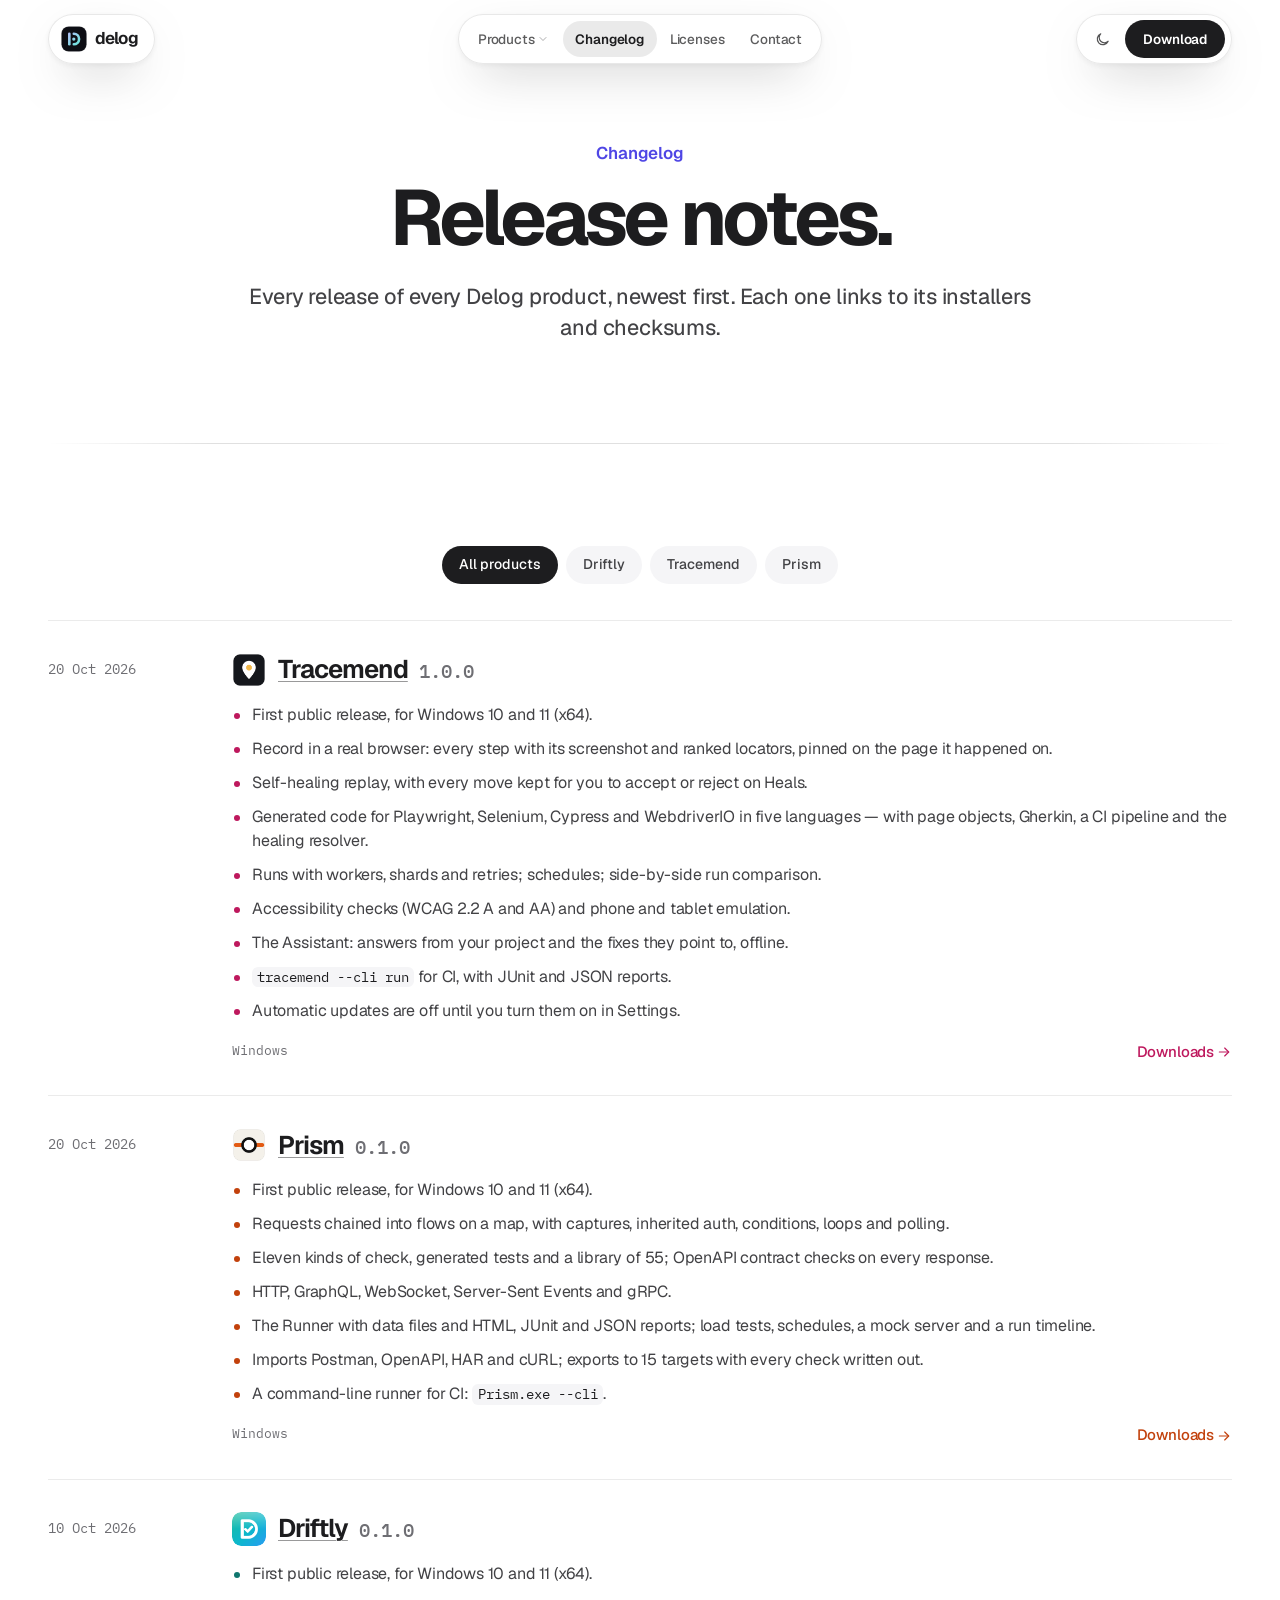
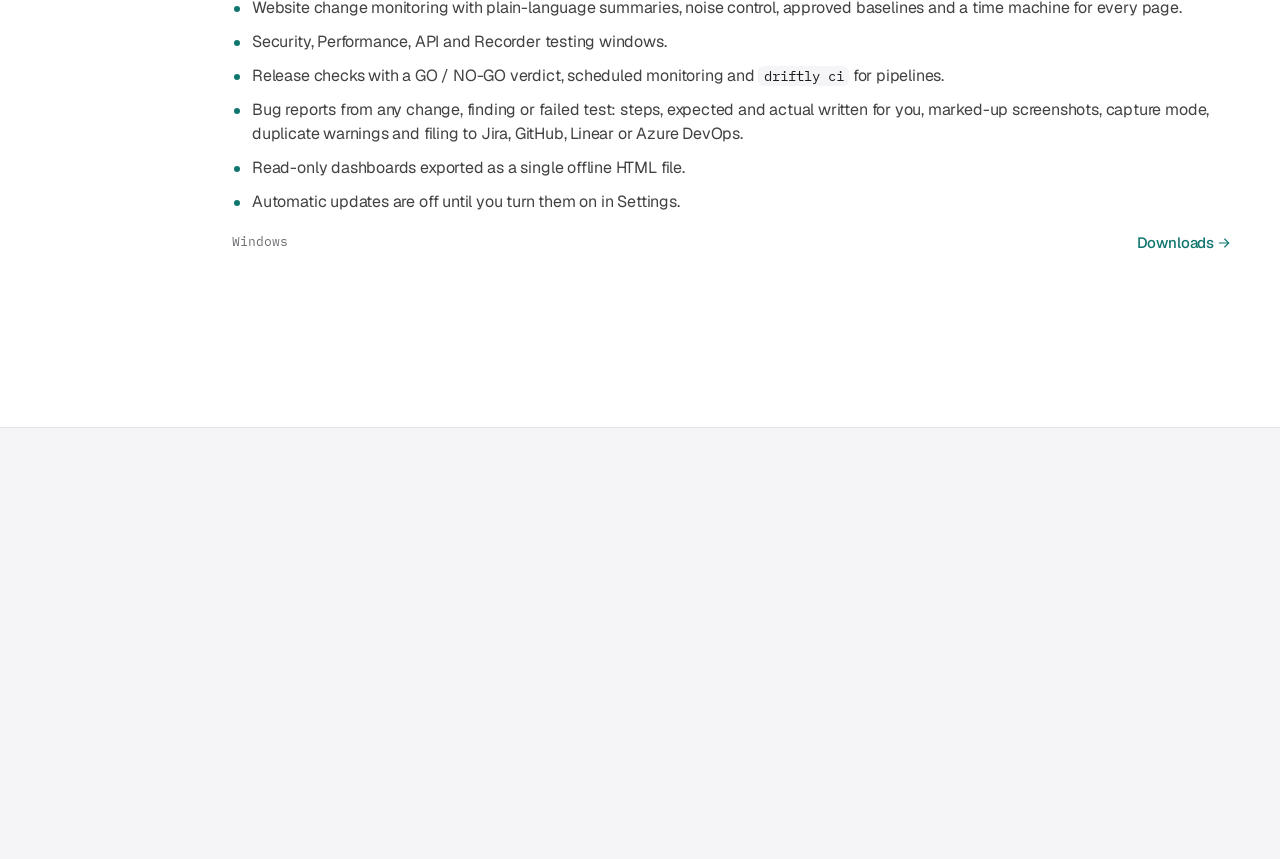
<file: changelog.html>
<!doctype html>
<html lang="en">
<head>
<meta charset="utf-8">
<!-- @meta {"title":"Changelog · Delog","description":"Release notes for every version of every Delog product, newest first.","path":"changelog.html"} -->
<title>Changelog · Delog</title>
<meta name="description" content="Release notes for every version of every Delog product, newest first.">
<link rel="canonical" href="https://delog.example/changelog.html">
<meta property="og:type" content="website">
<meta property="og:site_name" content="Delog">
<meta property="og:title" content="Changelog · Delog">
<meta property="og:description" content="Release notes for every version of every Delog product, newest first.">
<meta property="og:url" content="https://delog.example/changelog.html">
<meta property="og:image" content="https://delog.example/assets/img/og-default.png">
<meta property="og:image:width" content="1200">
<meta property="og:image:height" content="630">
<meta property="og:image:alt" content="Delog — Tools for teams that ship websites.">
<meta name="twitter:card" content="summary_large_image">
<!-- /@meta -->
<!-- @head -->
<meta name="viewport" content="width=device-width, initial-scale=1">
<meta name="color-scheme" content="light dark">
<meta name="theme-color" content="#060709" media="(prefers-color-scheme: dark)">
<meta name="theme-color" content="#f4f5f8" media="(prefers-color-scheme: light)">
<link rel="icon" href="favicon.ico" sizes="32x32">
<link rel="icon" href="assets/img/favicon.svg" type="image/svg+xml">
<link rel="apple-touch-icon" href="assets/img/apple-touch-icon.png">
<link rel="manifest" href="site.webmanifest">
<link rel="preload" href="assets/fonts/geist-latin-wght-normal.woff2" as="font" type="font/woff2" crossorigin>
<link rel="stylesheet" href="assets/css/site.css">
<link rel="stylesheet" href="assets/css/accents.css">
<script src="site.config.js"></script>
<script src="assets/js/theme.js"></script>
<!-- /@head -->
</head>
<body data-base="" data-page="changelog">
<!-- @header -->
<a class="skip" href="#main">Skip to content</a>
<header class="pnav" data-pnav>
  <div class="pnav__in">
    <div class="pnav__isle pnav__brand">
      <a class="pnav__logo" href="index.html" aria-label="Delog — home"><svg class="logo__mark" viewBox="0 0 32 32" aria-hidden="true" focusable="false"><defs><linearGradient id="dlg-h" x1="7" y1="7" x2="25" y2="25" gradientUnits="userSpaceOnUse"><stop offset="0" stop-color="#bdbfff"/><stop offset="1" stop-color="#5eead4"/></linearGradient></defs><rect x=".5" y=".5" width="31" height="31" rx="9" fill="#0d0e14" stroke="#ffffff" stroke-opacity=".14"/><path d="M10.25 9.5v13" stroke="url(#dlg-h)" stroke-width="3.2" stroke-linecap="round"/><path d="M15.75 9.5a6.5 6.5 0 0 1 0 13" fill="none" stroke="url(#dlg-h)" stroke-width="3.2" stroke-linecap="round"/><circle cx="15.75" cy="16" r="2" fill="url(#dlg-h)"/></svg><span class="pnav__word">delog</span></a>
      
    </div>
    <div class="pnav__isle pnav__mid">
      <a class="pnav__mini pnav__mini--logo" href="index.html" aria-label="Delog — home" tabindex="-1"><svg class="logo__mark" viewBox="0 0 32 32" aria-hidden="true" focusable="false"><defs><linearGradient id="dlg-m" x1="7" y1="7" x2="25" y2="25" gradientUnits="userSpaceOnUse"><stop offset="0" stop-color="#bdbfff"/><stop offset="1" stop-color="#5eead4"/></linearGradient></defs><rect x=".5" y=".5" width="31" height="31" rx="9" fill="#0d0e14" stroke="#ffffff" stroke-opacity=".14"/><path d="M10.25 9.5v13" stroke="url(#dlg-m)" stroke-width="3.2" stroke-linecap="round"/><path d="M15.75 9.5a6.5 6.5 0 0 1 0 13" fill="none" stroke="url(#dlg-m)" stroke-width="3.2" stroke-linecap="round"/><circle cx="15.75" cy="16" r="2" fill="url(#dlg-m)"/></svg></a>
      <div class="pnav__groups">
        <nav class="pnav__group pnav__group--main" id="site-nav" aria-label="Main" data-glide>
          <span class="pnav__glide" aria-hidden="true"></span>
          <a class="pnav__drop" href="products.html" data-drop aria-haspopup="true" aria-expanded="false" aria-controls="nav-products">Products<svg class="i pnav__chev" viewBox="0 0 24 24" aria-hidden="true" focusable="false"><path d="m6 9 6 6 6-6"/></svg></a>
          <a href="changelog.html" data-nav="changelog" data-secondary aria-current="page">Changelog</a>
          <a href="licenses.html" data-nav="licenses" data-secondary>Licenses</a>
          <a href="contact.html" data-nav="contact">Contact</a>
        </nav>
        
        <div class="pmenu" id="nav-products" data-drop-panel hidden>
          <div class="pmenu__list">
          <a class="pmenu__item accent-driftly" href="products/driftly.html"><img src="assets/products/driftly/icon-128.png" alt="" width="28" height="28" loading="lazy" decoding="async"><span class="pmenu__t"><b>Driftly</b><span>Know if a release is safe to ship.</span></span></a>
          <a class="pmenu__item accent-tracemend" href="products/tracemend.html"><img src="assets/products/tracemend/icon-128.png" alt="" width="28" height="28" loading="lazy" decoding="async"><span class="pmenu__t"><b>Tracemend</b><span>Build the test suite you keep.</span></span></a>
          <a class="pmenu__item accent-prism" href="products/prism.html"><img src="assets/products/prism/icon-128.png" alt="" width="28" height="28" loading="lazy" decoding="async"><span class="pmenu__t"><b>Prism</b><span>Test your API, flow by flow.</span></span></a>
          </div>
          <a class="pmenu__all" href="products.html">All products<svg class="i" viewBox="0 0 24 24" aria-hidden="true" focusable="false"><path d="m9 6 6 6-6 6"/></svg></a>
        </div>
      </div>
      <a class="pnav__mini pnav__mini--cta" href="download.html" tabindex="-1">Download</a>
    </div>
    <div class="pnav__isle pnav__actions">
      <button class="pnav__icon pnav__theme" type="button" data-theme-toggle aria-label="Switch theme"><svg class="i i--sun" viewBox="0 0 24 24" aria-hidden="true" focusable="false"><circle cx="12" cy="12" r="4"/><path d="M12 2.5v2M12 19.5v2M4.6 4.6 6 6M18 18l1.4 1.4M2.5 12h2M19.5 12h2M4.6 19.4 6 18M18 6l1.4-1.4"/></svg><svg class="i i--moon" viewBox="0 0 24 24" aria-hidden="true" focusable="false"><path d="M20 14.5A8 8 0 1 1 9.5 4a6.5 6.5 0 0 0 10.5 10.5z"/></svg></button>
      <a class="pnav__cta" href="download.html" data-nav="download">Download</a>
      <button class="pnav__icon pnav__menu" type="button" data-nav-toggle aria-expanded="false" aria-controls="site-sheet" aria-label="Open menu"><span class="burger" aria-hidden="true"><i></i><i></i></span></button>
    </div>
  </div>
</header>
<div class="sheet-scrim" data-sheet-close hidden></div>
<div class="sheet" id="site-sheet" role="dialog" aria-modal="true" aria-label="Menu" hidden>
  <span class="sheet__grab" aria-hidden="true"></span>
  <nav class="sheet__links" aria-label="Menu">
    <a href="products/driftly.html" data-nav="driftly"><img src="assets/products/driftly/icon-128.png" alt="" width="22" height="22" loading="lazy" decoding="async">Driftly</a>
    <a href="products/tracemend.html" data-nav="tracemend"><img src="assets/products/tracemend/icon-128.png" alt="" width="22" height="22" loading="lazy" decoding="async">Tracemend</a>
    <a href="products/prism.html" data-nav="prism"><img src="assets/products/prism/icon-128.png" alt="" width="22" height="22" loading="lazy" decoding="async">Prism</a>
    <a href="products.html" data-nav="products"><svg class="i" viewBox="0 0 24 24" aria-hidden="true" focusable="false"><path d="M12 3 20 7.5v9L12 21 4 16.5v-9z"/><path d="m4 7.5 8 4.5 8-4.5M12 12v9"/></svg>Products</a>
    <a href="changelog.html" data-nav="changelog" aria-current="page"><svg class="i" viewBox="0 0 24 24" aria-hidden="true" focusable="false"><path d="M9 6.5h11M9 12h11M9 17.5h7"/><path d="M4.5 6.5h.01M4.5 12h.01M4.5 17.5h.01"/></svg>Changelog</a>
    <a href="licenses.html" data-nav="licenses"><svg class="i" viewBox="0 0 24 24" aria-hidden="true" focusable="false"><path d="M12 4v16M8 20h8M5 7.5h14"/><path d="m5 7.5-2.5 6a2.5 2.5 0 0 0 5 0zM19 7.5l-2.5 6a2.5 2.5 0 0 0 5 0z"/></svg>Licenses</a>
    <a href="contact.html" data-nav="contact"><svg class="i" viewBox="0 0 24 24" aria-hidden="true" focusable="false"><rect x="3" y="5" width="18" height="14" rx="2.5"/><path d="m4 7 8 6 8-6"/></svg>Contact</a>
  </nav>
  
  <div class="sheet__foot">
    <div class="theme-seg" role="group" aria-label="Theme">
      <button type="button" data-theme-set="system" aria-pressed="true"><svg class="i" viewBox="0 0 24 24" aria-hidden="true" focusable="false"><rect x="3" y="4" width="18" height="12" rx="2"/><path d="M8 20h8M12 16v4"/></svg>Auto</button>
      <button type="button" data-theme-set="light" aria-pressed="false"><svg class="i" viewBox="0 0 24 24" aria-hidden="true" focusable="false"><circle cx="12" cy="12" r="4"/><path d="M12 2.5v2M12 19.5v2M4.6 4.6 6 6M18 18l1.4 1.4M2.5 12h2M19.5 12h2M4.6 19.4 6 18M18 6l1.4-1.4"/></svg>Light</button>
      <button type="button" data-theme-set="dark" aria-pressed="false"><svg class="i" viewBox="0 0 24 24" aria-hidden="true" focusable="false"><path d="M20 14.5A8 8 0 1 1 9.5 4a6.5 6.5 0 0 0 10.5 10.5z"/></svg>Dark</button>
    </div>
    <a class="btn btn--primary" href="download.html">Download</a>
  </div>
</div>
<!-- /@header -->

<main id="main">
  <section class="page-head">
    <div class="mesh" aria-hidden="true"></div>
    <div class="container">
      <p class="eyebrow">Changelog</p>
      <h1 class="page-title">Release notes.</h1>
      <p class="lead">Every release of every Delog product, newest first. Each one links to its installers and checksums.</p>
    </div>
  </section>
  <div class="container rule-wrap" aria-hidden="true"><div class="rule"></div></div>

  <div class="container">
    <div class="chips js-only" role="group" aria-label="Filter by product" data-filters="#timeline" data-filter-mode="changelog" data-render="changelog-filters" data-rendered="9yfrhw"><!-- @render --><button class="chip" type="button" data-filter="all" aria-pressed="true">All products</button><button class="chip" type="button" data-filter="driftly" aria-pressed="false">Driftly</button><button class="chip" type="button" data-filter="tracemend" aria-pressed="false">Tracemend</button><button class="chip" type="button" data-filter="prism" aria-pressed="false">Prism</button><!-- /@render --></div>
    <div id="timeline" data-render="changelog" data-rendered="1x1fyda"><!-- @render --><ol class="timeline"><li class="tl reveal accent-tracemend" data-accent-dark="#f472b6" data-accent-light="#be185d" data-product="tracemend" id="tracemend-1-0-0"><div class="tl__date mono"><time datetime="2026-10-20">20 Oct 2026</time></div><div class="tl__dot" aria-hidden="true"></div><article class="tl__card"><header class="tl__head"><img src="assets/products/tracemend/icon-256.png" alt="" width="32" height="32" class="tl__icon" loading="lazy" decoding="async"><h2><a href="products/tracemend.html">Tracemend</a> <span class="mono tl__ver">1.0.0</span></h2></header><ul class="notes"><li>First public release, for Windows 10 and 11 (x64).</li><li>Record in a real browser: every step with its screenshot and ranked locators, pinned on the page it happened on.</li><li>Self-healing replay, with every move kept for you to accept or reject on Heals.</li><li>Generated code for Playwright, Selenium, Cypress and WebdriverIO in five languages — with page objects, Gherkin, a CI pipeline and the healing resolver.</li><li>Runs with workers, shards and retries; schedules; side-by-side run comparison.</li><li>Accessibility checks (WCAG 2.2 A and AA) and phone and tablet emulation.</li><li>The Assistant: answers from your project and the fixes they point to, offline.</li><li><code>tracemend --cli run</code> for CI, with JUnit and JSON reports.</li><li>Automatic updates are off until you turn them on in Settings.</li></ul><footer class="tl__foot"><span class="mono muted">Windows</span><a class="link-arrow" href="products/tracemend.html#downloads">Downloads<svg class="i" viewBox="0 0 24 24" aria-hidden="true" focusable="false"><path d="M5 12h14"/><path d="m13 6 6 6-6 6"/></svg></a></footer></article></li><li class="tl reveal accent-prism" data-accent-dark="#fb923c" data-accent-light="#c2410c" data-product="prism" id="prism-0-1-0"><div class="tl__date mono"><time datetime="2026-10-20">20 Oct 2026</time></div><div class="tl__dot" aria-hidden="true"></div><article class="tl__card"><header class="tl__head"><img src="assets/products/prism/icon-256.png" alt="" width="32" height="32" class="tl__icon" loading="lazy" decoding="async"><h2><a href="products/prism.html">Prism</a> <span class="mono tl__ver">0.1.0</span></h2></header><ul class="notes"><li>First public release, for Windows 10 and 11 (x64).</li><li>Requests chained into flows on a map, with captures, inherited auth, conditions, loops and polling.</li><li>Eleven kinds of check, generated tests and a library of 55; OpenAPI contract checks on every response.</li><li>HTTP, GraphQL, WebSocket, Server-Sent Events and gRPC.</li><li>The Runner with data files and HTML, JUnit and JSON reports; load tests, schedules, a mock server and a run timeline.</li><li>Imports Postman, OpenAPI, HAR and cURL; exports to 15 targets with every check written out.</li><li>A command-line runner for CI: <code>Prism.exe --cli</code>.</li></ul><footer class="tl__foot"><span class="mono muted">Windows</span><a class="link-arrow" href="products/prism.html#downloads">Downloads<svg class="i" viewBox="0 0 24 24" aria-hidden="true" focusable="false"><path d="M5 12h14"/><path d="m13 6 6 6-6 6"/></svg></a></footer></article></li><li class="tl reveal accent-driftly" data-accent-dark="#2dd4bf" data-accent-light="#0f766e" data-product="driftly" id="driftly-0-1-0"><div class="tl__date mono"><time datetime="2026-10-10">10 Oct 2026</time></div><div class="tl__dot" aria-hidden="true"></div><article class="tl__card"><header class="tl__head"><img src="assets/products/driftly/icon-256.png" alt="" width="32" height="32" class="tl__icon" loading="lazy" decoding="async"><h2><a href="products/driftly.html">Driftly</a> <span class="mono tl__ver">0.1.0</span></h2></header><ul class="notes"><li>First public release, for Windows 10 and 11 (x64).</li><li>Website change monitoring with plain-language summaries, noise control, approved baselines and a time machine for every page.</li><li>Security, Performance, API and Recorder testing windows.</li><li>Release checks with a GO / NO-GO verdict, scheduled monitoring and <code>driftly ci</code> for pipelines.</li><li>Bug reports from any change, finding or failed test: steps, expected and actual written for you, marked-up screenshots, capture mode, duplicate warnings and filing to Jira, GitHub, Linear or Azure DevOps.</li><li>Read-only dashboards exported as a single offline HTML file.</li><li>Automatic updates are off until you turn them on in Settings.</li></ul><footer class="tl__foot"><span class="mono muted">Windows</span><a class="link-arrow" href="products/driftly.html#downloads">Downloads<svg class="i" viewBox="0 0 24 24" aria-hidden="true" focusable="false"><path d="M5 12h14"/><path d="m13 6 6 6-6 6"/></svg></a></footer></article></li></ol><!-- /@render --></div>
  </div>
</main>

<!-- @footer -->
<footer class="site-footer">
  <div class="container">
    <div class="footer-note">
      <p>Driftly, Tracemend and Prism are free to download and use, including for commercial work, under their End User Licence Agreements (<a href="terms.html#eula">Driftly</a>, <a href="terms.html#eula-tracemend">Tracemend</a>, <a href="terms.html#eula-prism">Prism</a>). All three are closed source; <span data-cfg="company">Delog</span> distributes installers only.</p>
      <p>Screens show Driftly checking a local demo store, Tracemend testing a local demo shop and Prism testing that shop’s API. Windows and Microsoft Edge are trademarks of Microsoft; Playwright, Selenium, Cypress, WebdriverIO, Postman, OpenAPI and other names belong to their owners.</p>
      <p>This site sets no cookies, runs no analytics and loads nothing from third parties.</p>
    </div>
    <div class="footer-grid">
      <div class="footer-col">
        <h2>Products</h2>
        <ul>
          <li><a href="products/driftly.html">Driftly</a></li>
          <li><a href="products/tracemend.html">Tracemend</a></li>
          <li><a href="products/prism.html">Prism</a></li>
          <li><a href="products.html">All products</a></li>
          <li><a href="download.html">Downloads</a></li>
          <li><a href="changelog.html">Changelog</a></li>
        </ul>
      </div>
      <div class="footer-col">
        <h2>Driftly</h2>
        <ul>
          <li><a href="products/driftly.html#tools">Tools</a></li>
          <li><a href="products/driftly.html#specs">Tech specs</a></li>
          <li><a href="products/driftly.html#verify">Verify a download</a></li>
          <li><a href="licenses/driftly/THIRD-PARTY-NOTICES.txt">Third-party notices</a></li>
        </ul>
      </div>
      <div class="footer-col">
        <h2>Tracemend</h2>
        <ul>
          <li><a href="products/tracemend.html#tools">Tools</a></li>
          <li><a href="products/tracemend.html#specs">Tech specs</a></li>
          <li><a href="products/tracemend.html#verify">Verify a download</a></li>
          <li><a href="licenses/tracemend/THIRD-PARTY-NOTICES.txt">Third-party notices</a></li>
        </ul>
      </div>
      <div class="footer-col">
        <h2>Prism</h2>
        <ul>
          <li><a href="products/prism.html#tools">Tools</a></li>
          <li><a href="products/prism.html#specs">Tech specs</a></li>
          <li><a href="products/prism.html#verify">Verify a download</a></li>
          <li><a href="licenses/prism/THIRD-PARTY-NOTICES.txt">Third-party notices</a></li>
        </ul>
      </div>
      <div class="footer-col">
        <h2><span data-cfg="company">Delog</span></h2>
        <ul>
          <li><a href="contact.html">Contact</a></li>
          <li><a href="licenses.html">Licenses</a></li>
        </ul>
        <ul class="footer-social" data-social hidden></ul>
      </div>
      <div class="footer-col">
        <h2>Legal</h2>
        <ul>
          <li><a href="terms.html#website-terms">Terms of Use</a></li>
          <li><a href="terms.html#eula">Driftly EULA</a></li>
          <li><a href="terms.html#eula-tracemend">Tracemend EULA</a></li>
          <li><a href="terms.html#eula-prism">Prism EULA</a></li>
          <li><a href="privacy.html">Privacy Policy</a></li>
        </ul>
      </div>
      <div class="footer-col">
        <h2>Appearance</h2>
        <div class="theme-seg" role="group" aria-label="Theme">
          <button type="button" data-theme-set="system" aria-pressed="true"><svg class="i" viewBox="0 0 24 24" aria-hidden="true" focusable="false"><rect x="3" y="4" width="18" height="12" rx="2"/><path d="M8 20h8M12 16v4"/></svg>Auto</button>
          <button type="button" data-theme-set="light" aria-pressed="false"><svg class="i" viewBox="0 0 24 24" aria-hidden="true" focusable="false"><circle cx="12" cy="12" r="4"/><path d="M12 2.5v2M12 19.5v2M4.6 4.6 6 6M18 18l1.4 1.4M2.5 12h2M19.5 12h2M4.6 19.4 6 18M18 6l1.4-1.4"/></svg>Light</button>
          <button type="button" data-theme-set="dark" aria-pressed="false"><svg class="i" viewBox="0 0 24 24" aria-hidden="true" focusable="false"><path d="M20 14.5A8 8 0 1 1 9.5 4a6.5 6.5 0 0 0 10.5 10.5z"/></svg>Dark</button>
        </div>
      </div>
    </div>
    <div class="footer-bottom">
      <p>Copyright © <span data-cfg="year">2026</span> <span data-cfg="legal">Delog</span>. All rights reserved.</p>
      <ul class="footer-legal">
        <li><a href="privacy.html">Privacy Policy</a></li>
        <li><a href="terms.html">Terms of Use</a></li>
        <li><a href="licenses.html">Licenses</a></li>
      </ul>
    </div>
  </div>
</footer>
<!-- /@footer -->
<!-- @scripts -->
<script src="assets/js/products.js" defer></script>
<script src="assets/js/render.js" defer></script>
<script src="assets/js/render-pages.js" defer></script>
<script src="assets/js/app-pages.js" defer></script>
<script src="assets/js/app.js" defer></script>
<!-- /@scripts -->
</body>
</html>
</file>
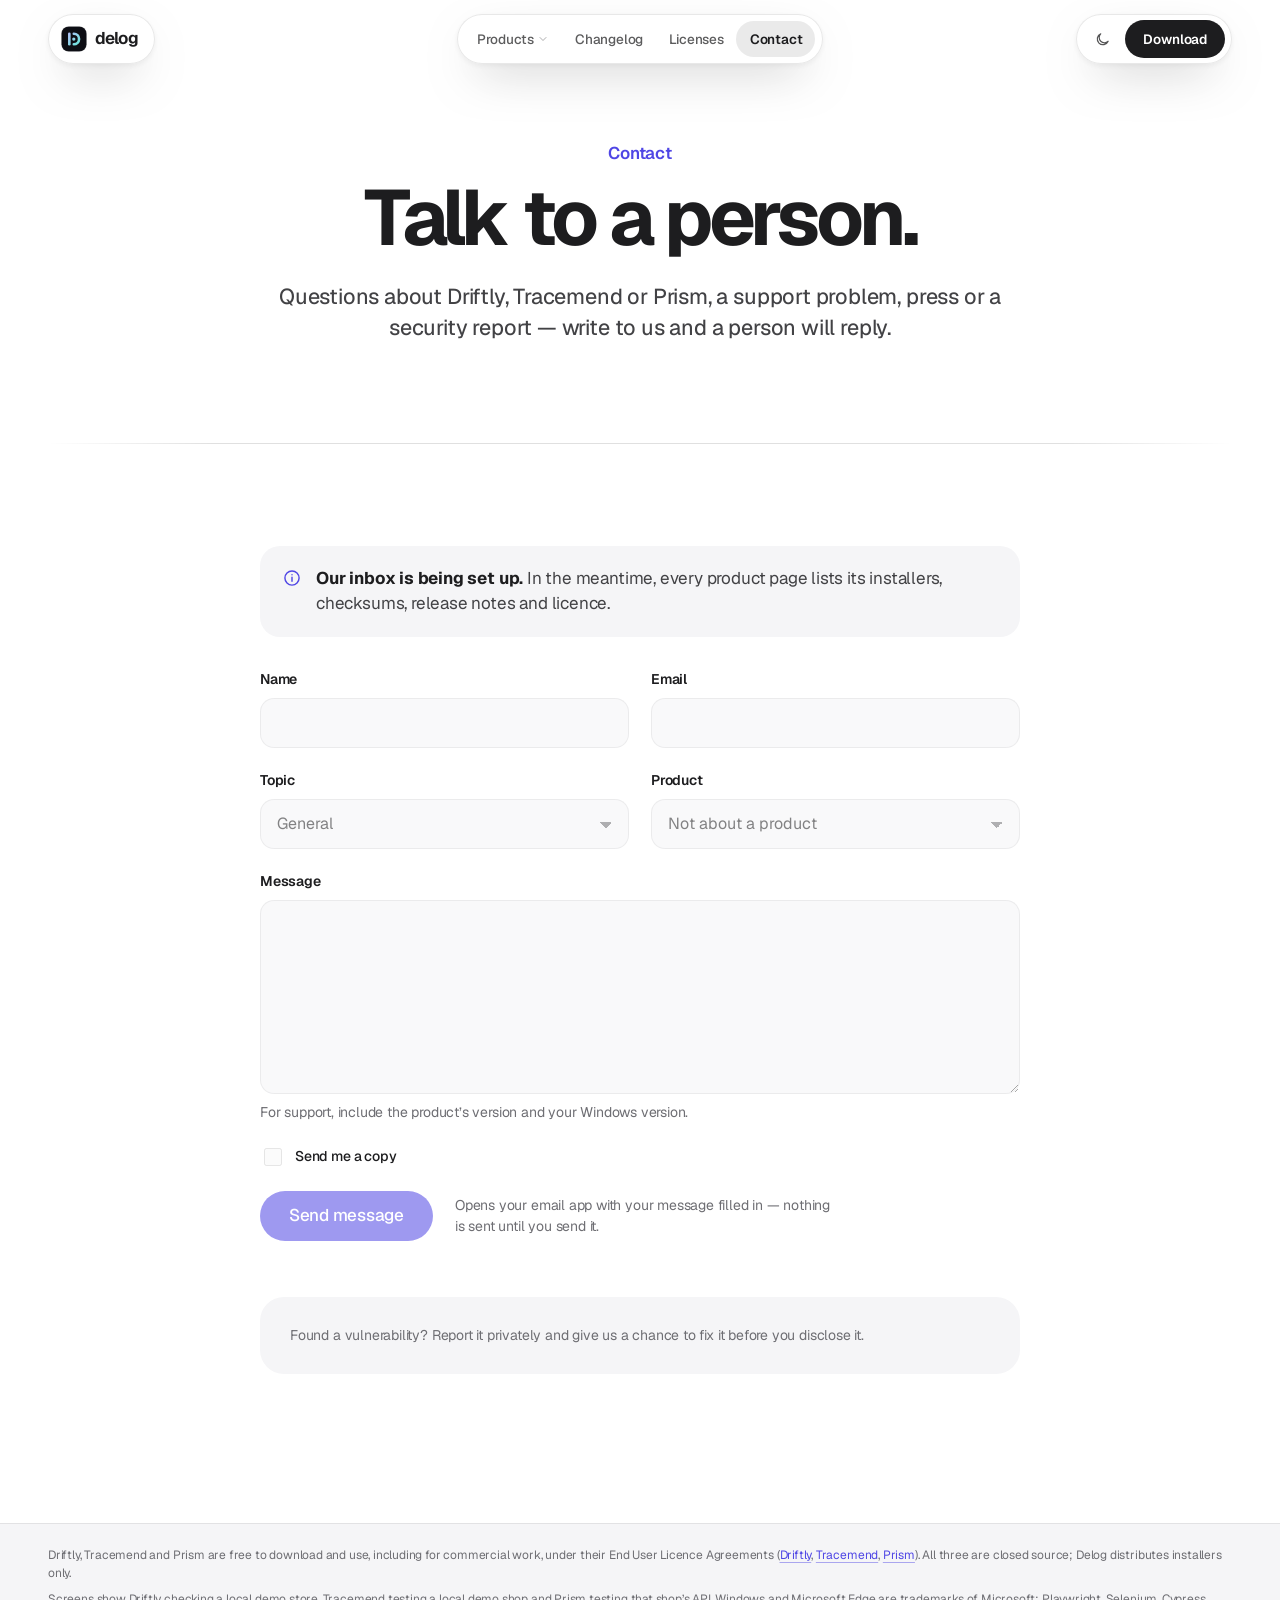
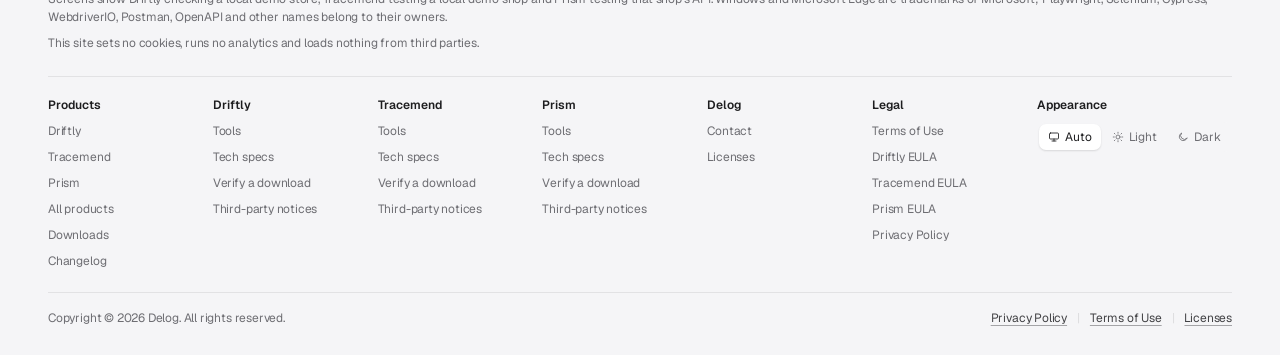
<file: contact.html>
<!doctype html>
<html lang="en">
<head>
<meta charset="utf-8">
<!-- @meta {"title":"Contact · Delog","description":"Write to Delog about Driftly: support, sales, press or a security report.","path":"contact.html"} -->
<title>Contact · Delog</title>
<meta name="description" content="Write to Delog about Driftly: support, sales, press or a security report.">
<link rel="canonical" href="https://delog.example/contact.html">
<meta property="og:type" content="website">
<meta property="og:site_name" content="Delog">
<meta property="og:title" content="Contact · Delog">
<meta property="og:description" content="Write to Delog about Driftly: support, sales, press or a security report.">
<meta property="og:url" content="https://delog.example/contact.html">
<meta property="og:image" content="https://delog.example/assets/img/og-default.png">
<meta property="og:image:width" content="1200">
<meta property="og:image:height" content="630">
<meta property="og:image:alt" content="Delog — Tools for teams that ship websites.">
<meta name="twitter:card" content="summary_large_image">
<!-- /@meta -->
<!-- @head -->
<meta name="viewport" content="width=device-width, initial-scale=1">
<meta name="color-scheme" content="light dark">
<meta name="theme-color" content="#060709" media="(prefers-color-scheme: dark)">
<meta name="theme-color" content="#f4f5f8" media="(prefers-color-scheme: light)">
<link rel="icon" href="favicon.ico" sizes="32x32">
<link rel="icon" href="assets/img/favicon.svg" type="image/svg+xml">
<link rel="apple-touch-icon" href="assets/img/apple-touch-icon.png">
<link rel="manifest" href="site.webmanifest">
<link rel="preload" href="assets/fonts/geist-latin-wght-normal.woff2" as="font" type="font/woff2" crossorigin>
<link rel="stylesheet" href="assets/css/site.css">
<link rel="stylesheet" href="assets/css/accents.css">
<script src="site.config.js"></script>
<script src="assets/js/theme.js"></script>
<!-- /@head -->
</head>
<body data-base="" data-page="contact">
<!-- @header -->
<a class="skip" href="#main">Skip to content</a>
<header class="pnav" data-pnav>
  <div class="pnav__in">
    <div class="pnav__isle pnav__brand">
      <a class="pnav__logo" href="index.html" aria-label="Delog — home"><svg class="logo__mark" viewBox="0 0 32 32" aria-hidden="true" focusable="false"><defs><linearGradient id="dlg-h" x1="7" y1="7" x2="25" y2="25" gradientUnits="userSpaceOnUse"><stop offset="0" stop-color="#bdbfff"/><stop offset="1" stop-color="#5eead4"/></linearGradient></defs><rect x=".5" y=".5" width="31" height="31" rx="9" fill="#0d0e14" stroke="#ffffff" stroke-opacity=".14"/><path d="M10.25 9.5v13" stroke="url(#dlg-h)" stroke-width="3.2" stroke-linecap="round"/><path d="M15.75 9.5a6.5 6.5 0 0 1 0 13" fill="none" stroke="url(#dlg-h)" stroke-width="3.2" stroke-linecap="round"/><circle cx="15.75" cy="16" r="2" fill="url(#dlg-h)"/></svg><span class="pnav__word">delog</span></a>
      
    </div>
    <div class="pnav__isle pnav__mid">
      <a class="pnav__mini pnav__mini--logo" href="index.html" aria-label="Delog — home" tabindex="-1"><svg class="logo__mark" viewBox="0 0 32 32" aria-hidden="true" focusable="false"><defs><linearGradient id="dlg-m" x1="7" y1="7" x2="25" y2="25" gradientUnits="userSpaceOnUse"><stop offset="0" stop-color="#bdbfff"/><stop offset="1" stop-color="#5eead4"/></linearGradient></defs><rect x=".5" y=".5" width="31" height="31" rx="9" fill="#0d0e14" stroke="#ffffff" stroke-opacity=".14"/><path d="M10.25 9.5v13" stroke="url(#dlg-m)" stroke-width="3.2" stroke-linecap="round"/><path d="M15.75 9.5a6.5 6.5 0 0 1 0 13" fill="none" stroke="url(#dlg-m)" stroke-width="3.2" stroke-linecap="round"/><circle cx="15.75" cy="16" r="2" fill="url(#dlg-m)"/></svg></a>
      <div class="pnav__groups">
        <nav class="pnav__group pnav__group--main" id="site-nav" aria-label="Main" data-glide>
          <span class="pnav__glide" aria-hidden="true"></span>
          <a class="pnav__drop" href="products.html" data-drop aria-haspopup="true" aria-expanded="false" aria-controls="nav-products">Products<svg class="i pnav__chev" viewBox="0 0 24 24" aria-hidden="true" focusable="false"><path d="m6 9 6 6 6-6"/></svg></a>
          <a href="changelog.html" data-nav="changelog" data-secondary>Changelog</a>
          <a href="licenses.html" data-nav="licenses" data-secondary>Licenses</a>
          <a href="contact.html" data-nav="contact" aria-current="page">Contact</a>
        </nav>
        
        <div class="pmenu" id="nav-products" data-drop-panel hidden>
          <div class="pmenu__list">
          <a class="pmenu__item accent-driftly" href="products/driftly.html"><img src="assets/products/driftly/icon-128.png" alt="" width="28" height="28" loading="lazy" decoding="async"><span class="pmenu__t"><b>Driftly</b><span>Know if a release is safe to ship.</span></span></a>
          <a class="pmenu__item accent-tracemend" href="products/tracemend.html"><img src="assets/products/tracemend/icon-128.png" alt="" width="28" height="28" loading="lazy" decoding="async"><span class="pmenu__t"><b>Tracemend</b><span>Build the test suite you keep.</span></span></a>
          <a class="pmenu__item accent-prism" href="products/prism.html"><img src="assets/products/prism/icon-128.png" alt="" width="28" height="28" loading="lazy" decoding="async"><span class="pmenu__t"><b>Prism</b><span>Test your API, flow by flow.</span></span></a>
          </div>
          <a class="pmenu__all" href="products.html">All products<svg class="i" viewBox="0 0 24 24" aria-hidden="true" focusable="false"><path d="m9 6 6 6-6 6"/></svg></a>
        </div>
      </div>
      <a class="pnav__mini pnav__mini--cta" href="download.html" tabindex="-1">Download</a>
    </div>
    <div class="pnav__isle pnav__actions">
      <button class="pnav__icon pnav__theme" type="button" data-theme-toggle aria-label="Switch theme"><svg class="i i--sun" viewBox="0 0 24 24" aria-hidden="true" focusable="false"><circle cx="12" cy="12" r="4"/><path d="M12 2.5v2M12 19.5v2M4.6 4.6 6 6M18 18l1.4 1.4M2.5 12h2M19.5 12h2M4.6 19.4 6 18M18 6l1.4-1.4"/></svg><svg class="i i--moon" viewBox="0 0 24 24" aria-hidden="true" focusable="false"><path d="M20 14.5A8 8 0 1 1 9.5 4a6.5 6.5 0 0 0 10.5 10.5z"/></svg></button>
      <a class="pnav__cta" href="download.html" data-nav="download">Download</a>
      <button class="pnav__icon pnav__menu" type="button" data-nav-toggle aria-expanded="false" aria-controls="site-sheet" aria-label="Open menu"><span class="burger" aria-hidden="true"><i></i><i></i></span></button>
    </div>
  </div>
</header>
<div class="sheet-scrim" data-sheet-close hidden></div>
<div class="sheet" id="site-sheet" role="dialog" aria-modal="true" aria-label="Menu" hidden>
  <span class="sheet__grab" aria-hidden="true"></span>
  <nav class="sheet__links" aria-label="Menu">
    <a href="products/driftly.html" data-nav="driftly"><img src="assets/products/driftly/icon-128.png" alt="" width="22" height="22" loading="lazy" decoding="async">Driftly</a>
    <a href="products/tracemend.html" data-nav="tracemend"><img src="assets/products/tracemend/icon-128.png" alt="" width="22" height="22" loading="lazy" decoding="async">Tracemend</a>
    <a href="products/prism.html" data-nav="prism"><img src="assets/products/prism/icon-128.png" alt="" width="22" height="22" loading="lazy" decoding="async">Prism</a>
    <a href="products.html" data-nav="products"><svg class="i" viewBox="0 0 24 24" aria-hidden="true" focusable="false"><path d="M12 3 20 7.5v9L12 21 4 16.5v-9z"/><path d="m4 7.5 8 4.5 8-4.5M12 12v9"/></svg>Products</a>
    <a href="changelog.html" data-nav="changelog"><svg class="i" viewBox="0 0 24 24" aria-hidden="true" focusable="false"><path d="M9 6.5h11M9 12h11M9 17.5h7"/><path d="M4.5 6.5h.01M4.5 12h.01M4.5 17.5h.01"/></svg>Changelog</a>
    <a href="licenses.html" data-nav="licenses"><svg class="i" viewBox="0 0 24 24" aria-hidden="true" focusable="false"><path d="M12 4v16M8 20h8M5 7.5h14"/><path d="m5 7.5-2.5 6a2.5 2.5 0 0 0 5 0zM19 7.5l-2.5 6a2.5 2.5 0 0 0 5 0z"/></svg>Licenses</a>
    <a href="contact.html" data-nav="contact" aria-current="page"><svg class="i" viewBox="0 0 24 24" aria-hidden="true" focusable="false"><rect x="3" y="5" width="18" height="14" rx="2.5"/><path d="m4 7 8 6 8-6"/></svg>Contact</a>
  </nav>
  
  <div class="sheet__foot">
    <div class="theme-seg" role="group" aria-label="Theme">
      <button type="button" data-theme-set="system" aria-pressed="true"><svg class="i" viewBox="0 0 24 24" aria-hidden="true" focusable="false"><rect x="3" y="4" width="18" height="12" rx="2"/><path d="M8 20h8M12 16v4"/></svg>Auto</button>
      <button type="button" data-theme-set="light" aria-pressed="false"><svg class="i" viewBox="0 0 24 24" aria-hidden="true" focusable="false"><circle cx="12" cy="12" r="4"/><path d="M12 2.5v2M12 19.5v2M4.6 4.6 6 6M18 18l1.4 1.4M2.5 12h2M19.5 12h2M4.6 19.4 6 18M18 6l1.4-1.4"/></svg>Light</button>
      <button type="button" data-theme-set="dark" aria-pressed="false"><svg class="i" viewBox="0 0 24 24" aria-hidden="true" focusable="false"><path d="M20 14.5A8 8 0 1 1 9.5 4a6.5 6.5 0 0 0 10.5 10.5z"/></svg>Dark</button>
    </div>
    <a class="btn btn--primary" href="download.html">Download</a>
  </div>
</div>
<!-- /@header -->
<!--
  The form adapts to site.config.js → contactForm.provider (mailto, netlify, formspree,
  web3forms or custom). tools/build-pages.mjs rewrites the <form> tag, the anti-spam fields and
  the Content-Security-Policy for the provider; assets/js/contact.js handles validation and
  sending. See README → Contact form.
-->
<main id="main">
  <section class="page-head">
    <div class="container">
      <p class="eyebrow">Contact</p>
      <h1 class="page-title">Talk to a person.</h1>
      <p class="lead">Questions about Driftly, Tracemend or Prism, a support problem, press or a security report — write to us and a person will reply.</p>
    </div>
  </section>
  <div class="container rule-wrap" aria-hidden="true"><div class="rule"></div></div>
  <div class="container contact">
    <div class="contact__main">
      <div class="notice" data-cfg-unless="email.general">
        <svg class="i" viewBox="0 0 24 24" aria-hidden="true" focusable="false"><circle cx="12" cy="12" r="8.5"/><path d="M12 11v5M12 8h.01"/></svg>
        <div><p><strong>Our inbox is being set up.</strong> In the meantime, every product page lists its installers, checksums, release notes and licence.</p></div>
      </div>
      <form class="cform" data-contact-form data-provider="mailto" novalidate><!-- @form-hidden --><!-- /@form-hidden -->
        <div class="cform__hp" aria-hidden="true">
          <label for="cf-company">Company (leave this empty)</label>
          <input id="cf-company" name="company" type="text" tabindex="-1" autocomplete="off">
        </div>
        <div class="cform__row">
          <div class="cform__field">
            <label for="cf-name">Name</label>
            <input id="cf-name" name="name" type="text" autocomplete="name" required maxlength="100" aria-describedby="cf-name-err">
            <p class="cform__err" id="cf-name-err" hidden></p>
          </div>
          <div class="cform__field">
            <label for="cf-email">Email</label>
            <input id="cf-email" name="email" type="email" autocomplete="email" required maxlength="200" aria-describedby="cf-email-err">
            <p class="cform__err" id="cf-email-err" hidden></p>
          </div>
        </div>
        <div class="cform__row">
          <div class="cform__field">
            <label for="cf-topic">Topic</label>
            <select id="cf-topic" name="topic">
              <option value="general">General</option>
              <option value="support">Support</option>
              <option value="sales">Sales</option>
              <option value="security">Security</option>
              <option value="press">Press</option>
            </select>
          </div>
          <div class="cform__field">
            <label for="cf-product">Product</label>
            <select id="cf-product" name="product">
              <option value="">Not about a product</option>
              <option value="driftly">Driftly</option>
              <option value="tracemend">Tracemend</option>
              <option value="prism">Prism</option>
            </select>
          </div>
        </div>
        <div class="cform__field">
          <label for="cf-message">Message</label>
          <textarea id="cf-message" name="message" rows="7" required minlength="10" maxlength="5000" aria-describedby="cf-message-hint cf-message-err"></textarea>
          <p class="cform__hint" id="cf-message-hint">For support, include the product’s version and your Windows version.</p>
          <p class="cform__err" id="cf-message-err" hidden></p>
        </div>
        <label class="cform__check" data-copy-option hidden><input type="checkbox" name="copy" value="yes"> Send me a copy</label>
        <div class="cform__foot">
          <button class="btn btn--primary btn--lg cform__submit" type="submit">Send message</button>
          <p class="cform__note" data-form-note>Opens your email app with your message filled in — nothing is sent until you send it.</p>
        </div>
        <p class="cform__status" data-form-status role="status" aria-live="polite" tabindex="-1" hidden></p>
      </form>
    </div>
    <aside class="contact__side" aria-label="Email us directly">
      <h2 class="contact__side-title" data-cfg-if="email.general" hidden>Or email us directly</h2>
      <dl class="contact__list">
        <div data-cfg-if="email.support" hidden><dt>Support</dt><dd><a href="contact.html" data-email="support" data-subject="Support request" data-email-text hidden>support email</a></dd></div>
        <div data-cfg-if="email.security" hidden><dt>Security reports</dt><dd><a href="contact.html" data-email="security" data-subject="Security report" data-email-text hidden>security email</a></dd></div>
        <div data-cfg-if="email.press" hidden><dt>Press</dt><dd><a href="contact.html" data-email="press" data-subject="Press" data-email-text hidden>press email</a></dd></div>
        <div data-cfg-if="email.general" hidden><dt>Everything else</dt><dd><a href="contact.html" data-email="general" data-email-text hidden>general email</a></dd></div>
      </dl>
      <p class="contact__fine">Found a vulnerability? Report it privately and give us a chance to fix it before you disclose it.</p>
      <p class="contact__fine" data-cfg-if="address" hidden><span data-cfg="legal">Delog</span> · <span data-cfg="address"></span></p>
    </aside>
  </div>
</main>

<!-- @footer -->
<footer class="site-footer">
  <div class="container">
    <div class="footer-note">
      <p>Driftly, Tracemend and Prism are free to download and use, including for commercial work, under their End User Licence Agreements (<a href="terms.html#eula">Driftly</a>, <a href="terms.html#eula-tracemend">Tracemend</a>, <a href="terms.html#eula-prism">Prism</a>). All three are closed source; <span data-cfg="company">Delog</span> distributes installers only.</p>
      <p>Screens show Driftly checking a local demo store, Tracemend testing a local demo shop and Prism testing that shop’s API. Windows and Microsoft Edge are trademarks of Microsoft; Playwright, Selenium, Cypress, WebdriverIO, Postman, OpenAPI and other names belong to their owners.</p>
      <p>This site sets no cookies, runs no analytics and loads nothing from third parties.</p>
    </div>
    <div class="footer-grid">
      <div class="footer-col">
        <h2>Products</h2>
        <ul>
          <li><a href="products/driftly.html">Driftly</a></li>
          <li><a href="products/tracemend.html">Tracemend</a></li>
          <li><a href="products/prism.html">Prism</a></li>
          <li><a href="products.html">All products</a></li>
          <li><a href="download.html">Downloads</a></li>
          <li><a href="changelog.html">Changelog</a></li>
        </ul>
      </div>
      <div class="footer-col">
        <h2>Driftly</h2>
        <ul>
          <li><a href="products/driftly.html#tools">Tools</a></li>
          <li><a href="products/driftly.html#specs">Tech specs</a></li>
          <li><a href="products/driftly.html#verify">Verify a download</a></li>
          <li><a href="licenses/driftly/THIRD-PARTY-NOTICES.txt">Third-party notices</a></li>
        </ul>
      </div>
      <div class="footer-col">
        <h2>Tracemend</h2>
        <ul>
          <li><a href="products/tracemend.html#tools">Tools</a></li>
          <li><a href="products/tracemend.html#specs">Tech specs</a></li>
          <li><a href="products/tracemend.html#verify">Verify a download</a></li>
          <li><a href="licenses/tracemend/THIRD-PARTY-NOTICES.txt">Third-party notices</a></li>
        </ul>
      </div>
      <div class="footer-col">
        <h2>Prism</h2>
        <ul>
          <li><a href="products/prism.html#tools">Tools</a></li>
          <li><a href="products/prism.html#specs">Tech specs</a></li>
          <li><a href="products/prism.html#verify">Verify a download</a></li>
          <li><a href="licenses/prism/THIRD-PARTY-NOTICES.txt">Third-party notices</a></li>
        </ul>
      </div>
      <div class="footer-col">
        <h2><span data-cfg="company">Delog</span></h2>
        <ul>
          <li><a href="contact.html">Contact</a></li>
          <li><a href="licenses.html">Licenses</a></li>
        </ul>
        <ul class="footer-social" data-social hidden></ul>
      </div>
      <div class="footer-col">
        <h2>Legal</h2>
        <ul>
          <li><a href="terms.html#website-terms">Terms of Use</a></li>
          <li><a href="terms.html#eula">Driftly EULA</a></li>
          <li><a href="terms.html#eula-tracemend">Tracemend EULA</a></li>
          <li><a href="terms.html#eula-prism">Prism EULA</a></li>
          <li><a href="privacy.html">Privacy Policy</a></li>
        </ul>
      </div>
      <div class="footer-col">
        <h2>Appearance</h2>
        <div class="theme-seg" role="group" aria-label="Theme">
          <button type="button" data-theme-set="system" aria-pressed="true"><svg class="i" viewBox="0 0 24 24" aria-hidden="true" focusable="false"><rect x="3" y="4" width="18" height="12" rx="2"/><path d="M8 20h8M12 16v4"/></svg>Auto</button>
          <button type="button" data-theme-set="light" aria-pressed="false"><svg class="i" viewBox="0 0 24 24" aria-hidden="true" focusable="false"><circle cx="12" cy="12" r="4"/><path d="M12 2.5v2M12 19.5v2M4.6 4.6 6 6M18 18l1.4 1.4M2.5 12h2M19.5 12h2M4.6 19.4 6 18M18 6l1.4-1.4"/></svg>Light</button>
          <button type="button" data-theme-set="dark" aria-pressed="false"><svg class="i" viewBox="0 0 24 24" aria-hidden="true" focusable="false"><path d="M20 14.5A8 8 0 1 1 9.5 4a6.5 6.5 0 0 0 10.5 10.5z"/></svg>Dark</button>
        </div>
      </div>
    </div>
    <div class="footer-bottom">
      <p>Copyright © <span data-cfg="year">2026</span> <span data-cfg="legal">Delog</span>. All rights reserved.</p>
      <ul class="footer-legal">
        <li><a href="privacy.html">Privacy Policy</a></li>
        <li><a href="terms.html">Terms of Use</a></li>
        <li><a href="licenses.html">Licenses</a></li>
      </ul>
    </div>
  </div>
</footer>
<!-- /@footer -->
<!-- @scripts -->
<script src="assets/js/products.js" defer></script>
<script src="assets/js/render.js" defer></script>
<script src="assets/js/contact.js" defer></script>
<script src="assets/js/app.js" defer></script>
<!-- /@scripts -->
</body>
</html>
</file>
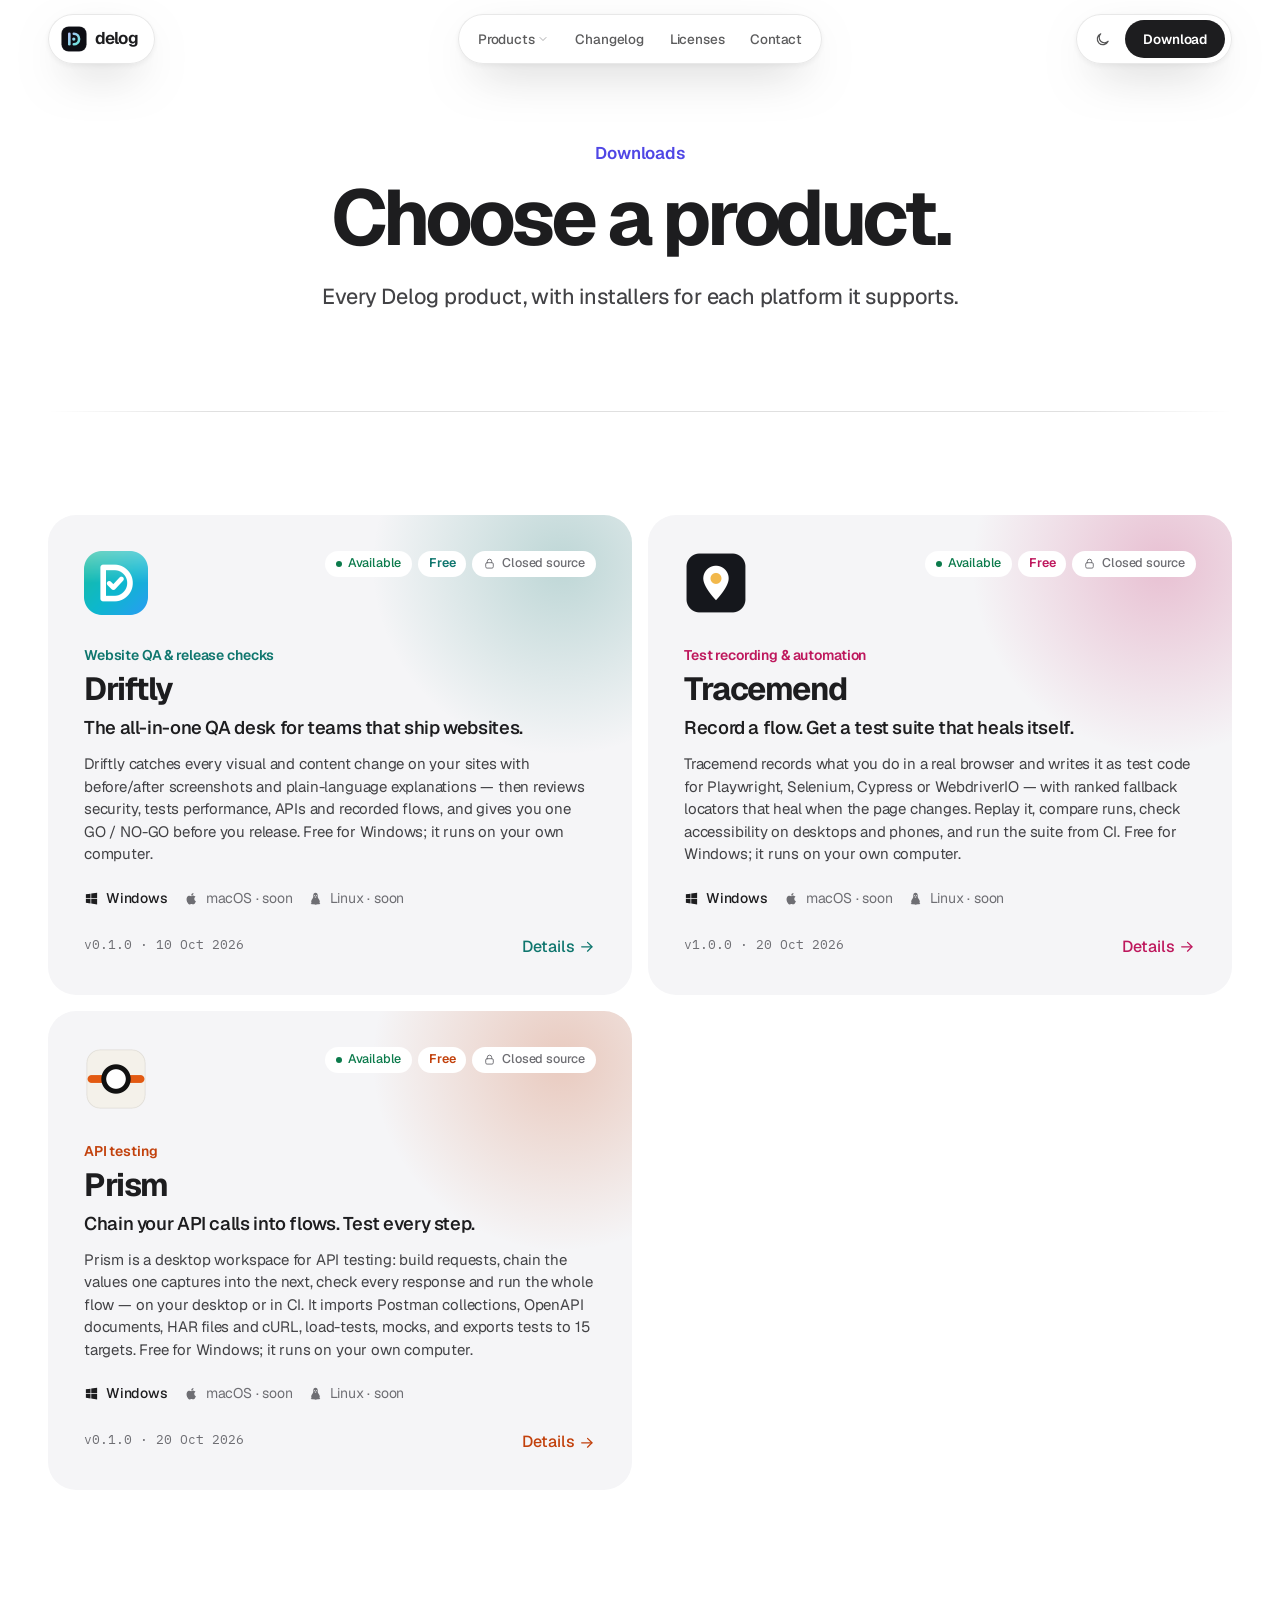
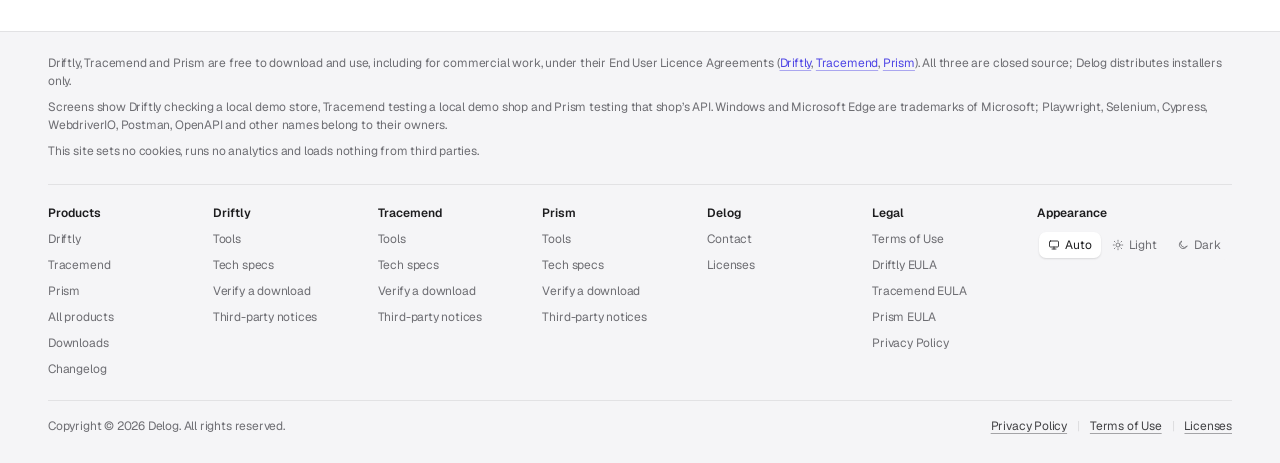
<file: download.html>
<!doctype html>
<html lang="en">
<head>
<meta charset="utf-8">
<!-- @meta {"title":"Download · Delog","description":"Download Delog products. We detect your system and show the right installer, with its size and SHA-256 checksum, and every other file in the release.","path":"download.html"} -->
<title>Download · Delog</title>
<meta name="description" content="Download Delog products. We detect your system and show the right installer, with its size and SHA-256 checksum, and every other file in the release.">
<link rel="canonical" href="https://delog.example/download.html">
<meta property="og:type" content="website">
<meta property="og:site_name" content="Delog">
<meta property="og:title" content="Download · Delog">
<meta property="og:description" content="Download Delog products. We detect your system and show the right installer, with its size and SHA-256 checksum, and every other file in the release.">
<meta property="og:url" content="https://delog.example/download.html">
<meta property="og:image" content="https://delog.example/assets/img/og-default.png">
<meta property="og:image:width" content="1200">
<meta property="og:image:height" content="630">
<meta property="og:image:alt" content="Delog — Tools for teams that ship websites.">
<meta name="twitter:card" content="summary_large_image">
<!-- /@meta -->
<!-- @head -->
<meta name="viewport" content="width=device-width, initial-scale=1">
<meta name="color-scheme" content="light dark">
<meta name="theme-color" content="#060709" media="(prefers-color-scheme: dark)">
<meta name="theme-color" content="#f4f5f8" media="(prefers-color-scheme: light)">
<link rel="icon" href="favicon.ico" sizes="32x32">
<link rel="icon" href="assets/img/favicon.svg" type="image/svg+xml">
<link rel="apple-touch-icon" href="assets/img/apple-touch-icon.png">
<link rel="manifest" href="site.webmanifest">
<link rel="preload" href="assets/fonts/geist-latin-wght-normal.woff2" as="font" type="font/woff2" crossorigin>
<link rel="stylesheet" href="assets/css/site.css">
<link rel="stylesheet" href="assets/css/accents.css">
<script src="site.config.js"></script>
<script src="assets/js/theme.js"></script>
<!-- /@head -->
</head>
<body data-base="" data-page="download">
<!-- @header -->
<a class="skip" href="#main">Skip to content</a>
<header class="pnav" data-pnav>
  <div class="pnav__in">
    <div class="pnav__isle pnav__brand">
      <a class="pnav__logo" href="index.html" aria-label="Delog — home"><svg class="logo__mark" viewBox="0 0 32 32" aria-hidden="true" focusable="false"><defs><linearGradient id="dlg-h" x1="7" y1="7" x2="25" y2="25" gradientUnits="userSpaceOnUse"><stop offset="0" stop-color="#bdbfff"/><stop offset="1" stop-color="#5eead4"/></linearGradient></defs><rect x=".5" y=".5" width="31" height="31" rx="9" fill="#0d0e14" stroke="#ffffff" stroke-opacity=".14"/><path d="M10.25 9.5v13" stroke="url(#dlg-h)" stroke-width="3.2" stroke-linecap="round"/><path d="M15.75 9.5a6.5 6.5 0 0 1 0 13" fill="none" stroke="url(#dlg-h)" stroke-width="3.2" stroke-linecap="round"/><circle cx="15.75" cy="16" r="2" fill="url(#dlg-h)"/></svg><span class="pnav__word">delog</span></a>
      
    </div>
    <div class="pnav__isle pnav__mid">
      <a class="pnav__mini pnav__mini--logo" href="index.html" aria-label="Delog — home" tabindex="-1"><svg class="logo__mark" viewBox="0 0 32 32" aria-hidden="true" focusable="false"><defs><linearGradient id="dlg-m" x1="7" y1="7" x2="25" y2="25" gradientUnits="userSpaceOnUse"><stop offset="0" stop-color="#bdbfff"/><stop offset="1" stop-color="#5eead4"/></linearGradient></defs><rect x=".5" y=".5" width="31" height="31" rx="9" fill="#0d0e14" stroke="#ffffff" stroke-opacity=".14"/><path d="M10.25 9.5v13" stroke="url(#dlg-m)" stroke-width="3.2" stroke-linecap="round"/><path d="M15.75 9.5a6.5 6.5 0 0 1 0 13" fill="none" stroke="url(#dlg-m)" stroke-width="3.2" stroke-linecap="round"/><circle cx="15.75" cy="16" r="2" fill="url(#dlg-m)"/></svg></a>
      <div class="pnav__groups">
        <nav class="pnav__group pnav__group--main" id="site-nav" aria-label="Main" data-glide>
          <span class="pnav__glide" aria-hidden="true"></span>
          <a class="pnav__drop" href="products.html" data-drop aria-haspopup="true" aria-expanded="false" aria-controls="nav-products">Products<svg class="i pnav__chev" viewBox="0 0 24 24" aria-hidden="true" focusable="false"><path d="m6 9 6 6 6-6"/></svg></a>
          <a href="changelog.html" data-nav="changelog" data-secondary>Changelog</a>
          <a href="licenses.html" data-nav="licenses" data-secondary>Licenses</a>
          <a href="contact.html" data-nav="contact">Contact</a>
        </nav>
        
        <div class="pmenu" id="nav-products" data-drop-panel hidden>
          <div class="pmenu__list">
          <a class="pmenu__item accent-driftly" href="products/driftly.html"><img src="assets/products/driftly/icon-128.png" alt="" width="28" height="28" loading="lazy" decoding="async"><span class="pmenu__t"><b>Driftly</b><span>Know if a release is safe to ship.</span></span></a>
          <a class="pmenu__item accent-tracemend" href="products/tracemend.html"><img src="assets/products/tracemend/icon-128.png" alt="" width="28" height="28" loading="lazy" decoding="async"><span class="pmenu__t"><b>Tracemend</b><span>Build the test suite you keep.</span></span></a>
          <a class="pmenu__item accent-prism" href="products/prism.html"><img src="assets/products/prism/icon-128.png" alt="" width="28" height="28" loading="lazy" decoding="async"><span class="pmenu__t"><b>Prism</b><span>Test your API, flow by flow.</span></span></a>
          </div>
          <a class="pmenu__all" href="products.html">All products<svg class="i" viewBox="0 0 24 24" aria-hidden="true" focusable="false"><path d="m9 6 6 6-6 6"/></svg></a>
        </div>
      </div>
      <a class="pnav__mini pnav__mini--cta" href="download.html" tabindex="-1">Download</a>
    </div>
    <div class="pnav__isle pnav__actions">
      <button class="pnav__icon pnav__theme" type="button" data-theme-toggle aria-label="Switch theme"><svg class="i i--sun" viewBox="0 0 24 24" aria-hidden="true" focusable="false"><circle cx="12" cy="12" r="4"/><path d="M12 2.5v2M12 19.5v2M4.6 4.6 6 6M18 18l1.4 1.4M2.5 12h2M19.5 12h2M4.6 19.4 6 18M18 6l1.4-1.4"/></svg><svg class="i i--moon" viewBox="0 0 24 24" aria-hidden="true" focusable="false"><path d="M20 14.5A8 8 0 1 1 9.5 4a6.5 6.5 0 0 0 10.5 10.5z"/></svg></button>
      <a class="pnav__cta" href="download.html" data-nav="download" aria-current="page">Download</a>
      <button class="pnav__icon pnav__menu" type="button" data-nav-toggle aria-expanded="false" aria-controls="site-sheet" aria-label="Open menu"><span class="burger" aria-hidden="true"><i></i><i></i></span></button>
    </div>
  </div>
</header>
<div class="sheet-scrim" data-sheet-close hidden></div>
<div class="sheet" id="site-sheet" role="dialog" aria-modal="true" aria-label="Menu" hidden>
  <span class="sheet__grab" aria-hidden="true"></span>
  <nav class="sheet__links" aria-label="Menu">
    <a href="products/driftly.html" data-nav="driftly"><img src="assets/products/driftly/icon-128.png" alt="" width="22" height="22" loading="lazy" decoding="async">Driftly</a>
    <a href="products/tracemend.html" data-nav="tracemend"><img src="assets/products/tracemend/icon-128.png" alt="" width="22" height="22" loading="lazy" decoding="async">Tracemend</a>
    <a href="products/prism.html" data-nav="prism"><img src="assets/products/prism/icon-128.png" alt="" width="22" height="22" loading="lazy" decoding="async">Prism</a>
    <a href="products.html" data-nav="products"><svg class="i" viewBox="0 0 24 24" aria-hidden="true" focusable="false"><path d="M12 3 20 7.5v9L12 21 4 16.5v-9z"/><path d="m4 7.5 8 4.5 8-4.5M12 12v9"/></svg>Products</a>
    <a href="changelog.html" data-nav="changelog"><svg class="i" viewBox="0 0 24 24" aria-hidden="true" focusable="false"><path d="M9 6.5h11M9 12h11M9 17.5h7"/><path d="M4.5 6.5h.01M4.5 12h.01M4.5 17.5h.01"/></svg>Changelog</a>
    <a href="licenses.html" data-nav="licenses"><svg class="i" viewBox="0 0 24 24" aria-hidden="true" focusable="false"><path d="M12 4v16M8 20h8M5 7.5h14"/><path d="m5 7.5-2.5 6a2.5 2.5 0 0 0 5 0zM19 7.5l-2.5 6a2.5 2.5 0 0 0 5 0z"/></svg>Licenses</a>
    <a href="contact.html" data-nav="contact"><svg class="i" viewBox="0 0 24 24" aria-hidden="true" focusable="false"><rect x="3" y="5" width="18" height="14" rx="2.5"/><path d="m4 7 8 6 8-6"/></svg>Contact</a>
  </nav>
  
  <div class="sheet__foot">
    <div class="theme-seg" role="group" aria-label="Theme">
      <button type="button" data-theme-set="system" aria-pressed="true"><svg class="i" viewBox="0 0 24 24" aria-hidden="true" focusable="false"><rect x="3" y="4" width="18" height="12" rx="2"/><path d="M8 20h8M12 16v4"/></svg>Auto</button>
      <button type="button" data-theme-set="light" aria-pressed="false"><svg class="i" viewBox="0 0 24 24" aria-hidden="true" focusable="false"><circle cx="12" cy="12" r="4"/><path d="M12 2.5v2M12 19.5v2M4.6 4.6 6 6M18 18l1.4 1.4M2.5 12h2M19.5 12h2M4.6 19.4 6 18M18 6l1.4-1.4"/></svg>Light</button>
      <button type="button" data-theme-set="dark" aria-pressed="false"><svg class="i" viewBox="0 0 24 24" aria-hidden="true" focusable="false"><path d="M20 14.5A8 8 0 1 1 9.5 4a6.5 6.5 0 0 0 10.5 10.5z"/></svg>Dark</button>
    </div>
    <a class="btn btn--primary" href="download.html">Download</a>
  </div>
</div>
<!-- /@header -->

<main id="main" data-render="download-page">
  <noscript>
    <section class="section section--first"><div class="container narrow">
      <p class="eyebrow">Downloads</p>
      <h1 class="page-title">Download</h1>
      <p class="lead">This page picks the right installer for your system with JavaScript. Without it, every file is listed on each product page — for example <a href="products/driftly.html#downloads">Driftly</a>, <a href="products/tracemend.html#downloads">Tracemend</a> or <a href="products/prism.html#downloads">Prism</a> downloads.</p>
    </div></section>
  </noscript>
</main>

<!-- @footer -->
<footer class="site-footer">
  <div class="container">
    <div class="footer-note">
      <p>Driftly, Tracemend and Prism are free to download and use, including for commercial work, under their End User Licence Agreements (<a href="terms.html#eula">Driftly</a>, <a href="terms.html#eula-tracemend">Tracemend</a>, <a href="terms.html#eula-prism">Prism</a>). All three are closed source; <span data-cfg="company">Delog</span> distributes installers only.</p>
      <p>Screens show Driftly checking a local demo store, Tracemend testing a local demo shop and Prism testing that shop’s API. Windows and Microsoft Edge are trademarks of Microsoft; Playwright, Selenium, Cypress, WebdriverIO, Postman, OpenAPI and other names belong to their owners.</p>
      <p>This site sets no cookies, runs no analytics and loads nothing from third parties.</p>
    </div>
    <div class="footer-grid">
      <div class="footer-col">
        <h2>Products</h2>
        <ul>
          <li><a href="products/driftly.html">Driftly</a></li>
          <li><a href="products/tracemend.html">Tracemend</a></li>
          <li><a href="products/prism.html">Prism</a></li>
          <li><a href="products.html">All products</a></li>
          <li><a href="download.html">Downloads</a></li>
          <li><a href="changelog.html">Changelog</a></li>
        </ul>
      </div>
      <div class="footer-col">
        <h2>Driftly</h2>
        <ul>
          <li><a href="products/driftly.html#tools">Tools</a></li>
          <li><a href="products/driftly.html#specs">Tech specs</a></li>
          <li><a href="products/driftly.html#verify">Verify a download</a></li>
          <li><a href="licenses/driftly/THIRD-PARTY-NOTICES.txt">Third-party notices</a></li>
        </ul>
      </div>
      <div class="footer-col">
        <h2>Tracemend</h2>
        <ul>
          <li><a href="products/tracemend.html#tools">Tools</a></li>
          <li><a href="products/tracemend.html#specs">Tech specs</a></li>
          <li><a href="products/tracemend.html#verify">Verify a download</a></li>
          <li><a href="licenses/tracemend/THIRD-PARTY-NOTICES.txt">Third-party notices</a></li>
        </ul>
      </div>
      <div class="footer-col">
        <h2>Prism</h2>
        <ul>
          <li><a href="products/prism.html#tools">Tools</a></li>
          <li><a href="products/prism.html#specs">Tech specs</a></li>
          <li><a href="products/prism.html#verify">Verify a download</a></li>
          <li><a href="licenses/prism/THIRD-PARTY-NOTICES.txt">Third-party notices</a></li>
        </ul>
      </div>
      <div class="footer-col">
        <h2><span data-cfg="company">Delog</span></h2>
        <ul>
          <li><a href="contact.html">Contact</a></li>
          <li><a href="licenses.html">Licenses</a></li>
        </ul>
        <ul class="footer-social" data-social hidden></ul>
      </div>
      <div class="footer-col">
        <h2>Legal</h2>
        <ul>
          <li><a href="terms.html#website-terms">Terms of Use</a></li>
          <li><a href="terms.html#eula">Driftly EULA</a></li>
          <li><a href="terms.html#eula-tracemend">Tracemend EULA</a></li>
          <li><a href="terms.html#eula-prism">Prism EULA</a></li>
          <li><a href="privacy.html">Privacy Policy</a></li>
        </ul>
      </div>
      <div class="footer-col">
        <h2>Appearance</h2>
        <div class="theme-seg" role="group" aria-label="Theme">
          <button type="button" data-theme-set="system" aria-pressed="true"><svg class="i" viewBox="0 0 24 24" aria-hidden="true" focusable="false"><rect x="3" y="4" width="18" height="12" rx="2"/><path d="M8 20h8M12 16v4"/></svg>Auto</button>
          <button type="button" data-theme-set="light" aria-pressed="false"><svg class="i" viewBox="0 0 24 24" aria-hidden="true" focusable="false"><circle cx="12" cy="12" r="4"/><path d="M12 2.5v2M12 19.5v2M4.6 4.6 6 6M18 18l1.4 1.4M2.5 12h2M19.5 12h2M4.6 19.4 6 18M18 6l1.4-1.4"/></svg>Light</button>
          <button type="button" data-theme-set="dark" aria-pressed="false"><svg class="i" viewBox="0 0 24 24" aria-hidden="true" focusable="false"><path d="M20 14.5A8 8 0 1 1 9.5 4a6.5 6.5 0 0 0 10.5 10.5z"/></svg>Dark</button>
        </div>
      </div>
    </div>
    <div class="footer-bottom">
      <p>Copyright © <span data-cfg="year">2026</span> <span data-cfg="legal">Delog</span>. All rights reserved.</p>
      <ul class="footer-legal">
        <li><a href="privacy.html">Privacy Policy</a></li>
        <li><a href="terms.html">Terms of Use</a></li>
        <li><a href="licenses.html">Licenses</a></li>
      </ul>
    </div>
  </div>
</footer>
<!-- /@footer -->
<!-- @scripts -->
<script src="assets/js/products.js" defer></script>
<script src="assets/js/render.js" defer></script>
<script src="assets/js/render-pages.js" defer></script>
<script src="assets/js/app-pages.js" defer></script>
<script src="assets/js/app.js" defer></script>
<!-- /@scripts -->
</body>
</html>
</file>
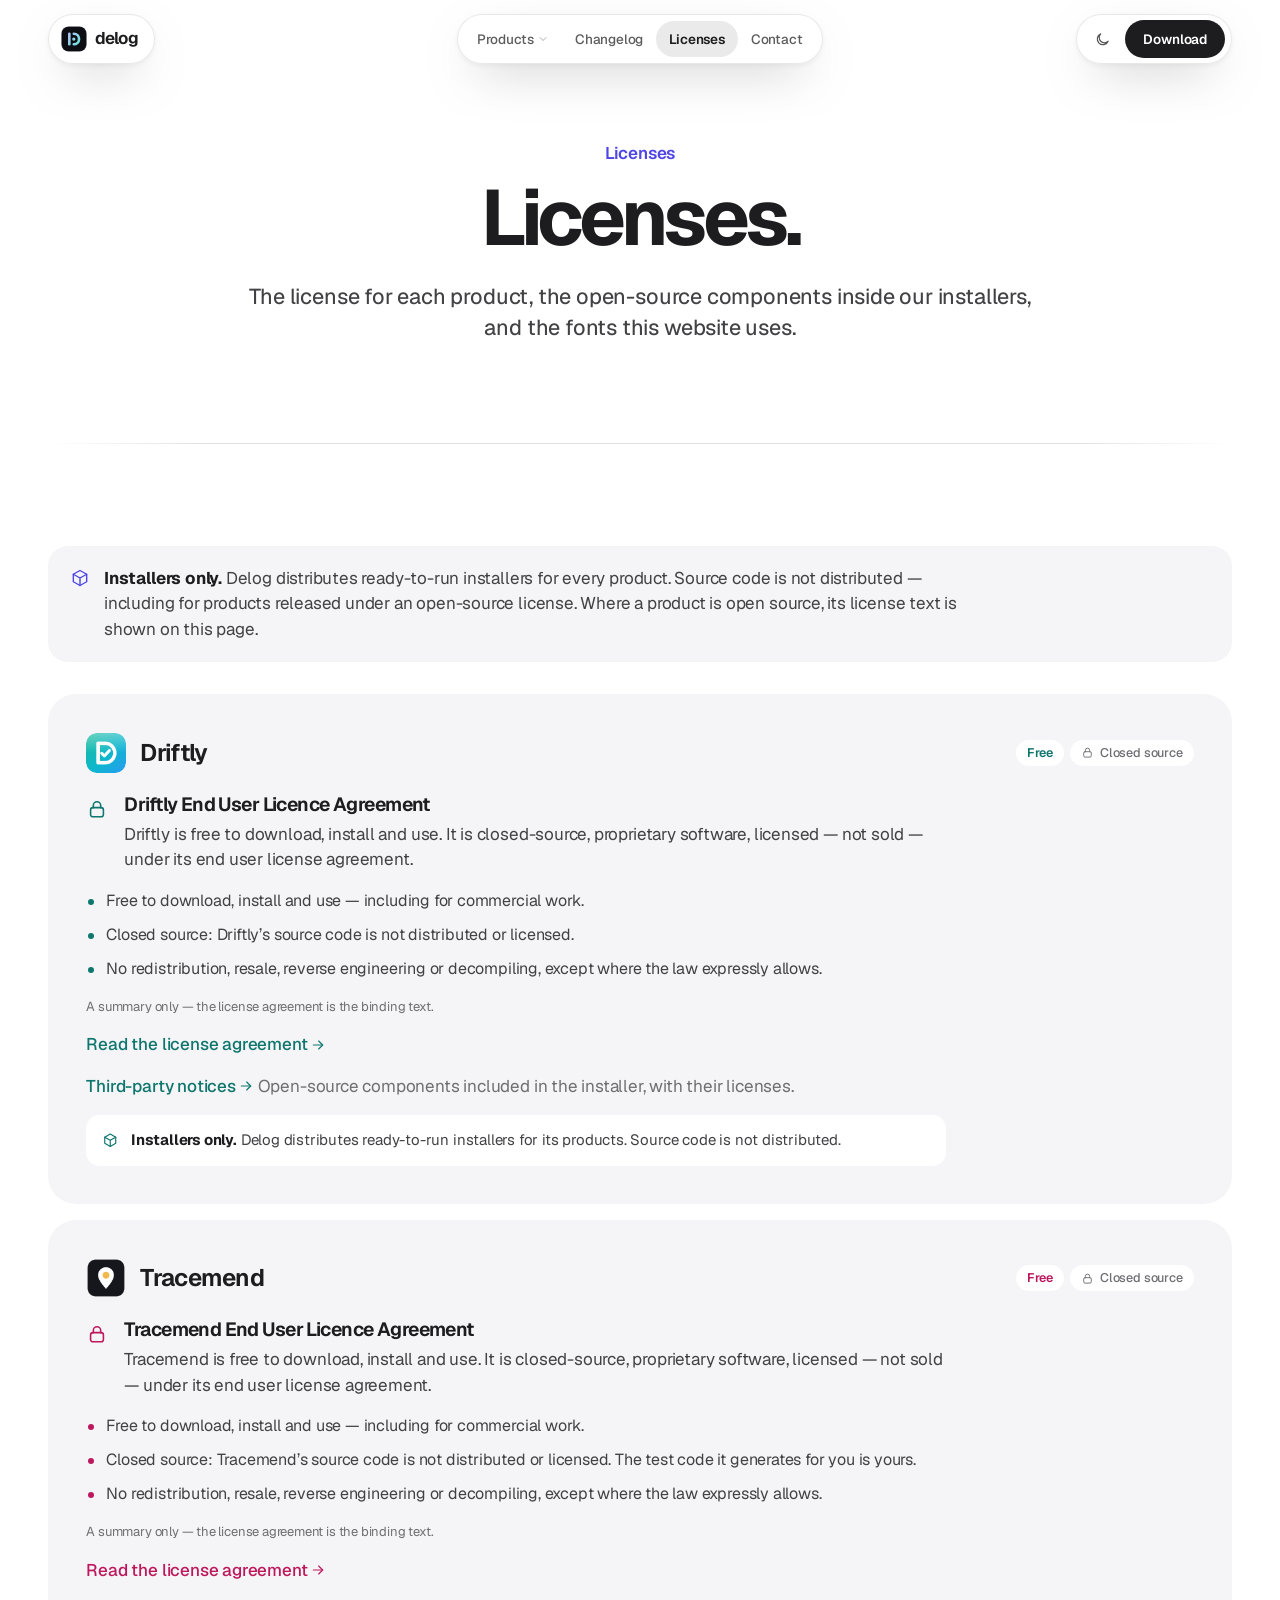
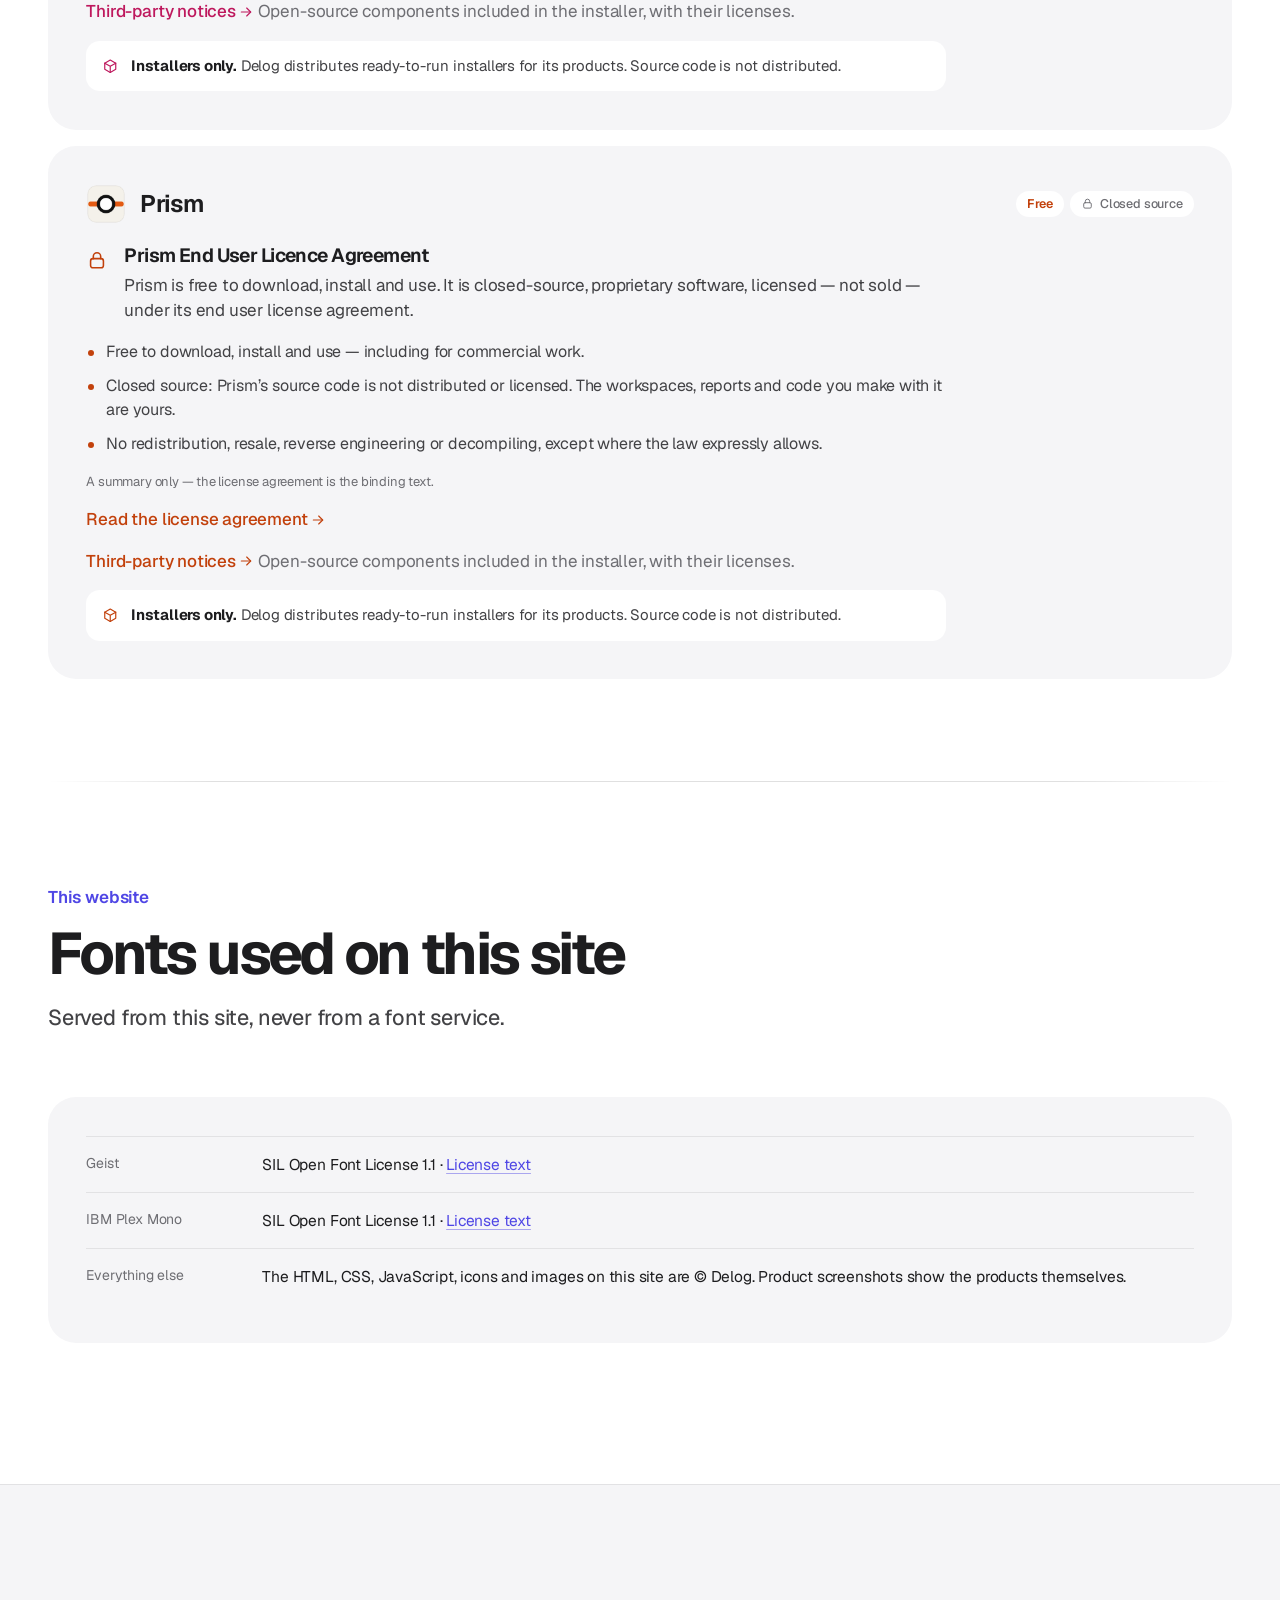
<file: licenses.html>
<!doctype html>
<html lang="en">
<head>
<meta charset="utf-8">
<!-- @meta {"title":"Licenses · Delog","description":"The license for each Delog product, third-party notices, and the open-source fonts this website uses. Delog distributes installers only, never source code.","path":"licenses.html"} -->
<title>Licenses · Delog</title>
<meta name="description" content="The license for each Delog product, third-party notices, and the open-source fonts this website uses. Delog distributes installers only, never source code.">
<link rel="canonical" href="https://delog.example/licenses.html">
<meta property="og:type" content="website">
<meta property="og:site_name" content="Delog">
<meta property="og:title" content="Licenses · Delog">
<meta property="og:description" content="The license for each Delog product, third-party notices, and the open-source fonts this website uses. Delog distributes installers only, never source code.">
<meta property="og:url" content="https://delog.example/licenses.html">
<meta property="og:image" content="https://delog.example/assets/img/og-default.png">
<meta property="og:image:width" content="1200">
<meta property="og:image:height" content="630">
<meta property="og:image:alt" content="Delog — Tools for teams that ship websites.">
<meta name="twitter:card" content="summary_large_image">
<!-- /@meta -->
<!-- @head -->
<meta name="viewport" content="width=device-width, initial-scale=1">
<meta name="color-scheme" content="light dark">
<meta name="theme-color" content="#060709" media="(prefers-color-scheme: dark)">
<meta name="theme-color" content="#f4f5f8" media="(prefers-color-scheme: light)">
<link rel="icon" href="favicon.ico" sizes="32x32">
<link rel="icon" href="assets/img/favicon.svg" type="image/svg+xml">
<link rel="apple-touch-icon" href="assets/img/apple-touch-icon.png">
<link rel="manifest" href="site.webmanifest">
<link rel="preload" href="assets/fonts/geist-latin-wght-normal.woff2" as="font" type="font/woff2" crossorigin>
<link rel="stylesheet" href="assets/css/site.css">
<link rel="stylesheet" href="assets/css/accents.css">
<script src="site.config.js"></script>
<script src="assets/js/theme.js"></script>
<!-- /@head -->
</head>
<body data-base="" data-page="licenses">
<!-- @header -->
<a class="skip" href="#main">Skip to content</a>
<header class="pnav" data-pnav>
  <div class="pnav__in">
    <div class="pnav__isle pnav__brand">
      <a class="pnav__logo" href="index.html" aria-label="Delog — home"><svg class="logo__mark" viewBox="0 0 32 32" aria-hidden="true" focusable="false"><defs><linearGradient id="dlg-h" x1="7" y1="7" x2="25" y2="25" gradientUnits="userSpaceOnUse"><stop offset="0" stop-color="#bdbfff"/><stop offset="1" stop-color="#5eead4"/></linearGradient></defs><rect x=".5" y=".5" width="31" height="31" rx="9" fill="#0d0e14" stroke="#ffffff" stroke-opacity=".14"/><path d="M10.25 9.5v13" stroke="url(#dlg-h)" stroke-width="3.2" stroke-linecap="round"/><path d="M15.75 9.5a6.5 6.5 0 0 1 0 13" fill="none" stroke="url(#dlg-h)" stroke-width="3.2" stroke-linecap="round"/><circle cx="15.75" cy="16" r="2" fill="url(#dlg-h)"/></svg><span class="pnav__word">delog</span></a>
      
    </div>
    <div class="pnav__isle pnav__mid">
      <a class="pnav__mini pnav__mini--logo" href="index.html" aria-label="Delog — home" tabindex="-1"><svg class="logo__mark" viewBox="0 0 32 32" aria-hidden="true" focusable="false"><defs><linearGradient id="dlg-m" x1="7" y1="7" x2="25" y2="25" gradientUnits="userSpaceOnUse"><stop offset="0" stop-color="#bdbfff"/><stop offset="1" stop-color="#5eead4"/></linearGradient></defs><rect x=".5" y=".5" width="31" height="31" rx="9" fill="#0d0e14" stroke="#ffffff" stroke-opacity=".14"/><path d="M10.25 9.5v13" stroke="url(#dlg-m)" stroke-width="3.2" stroke-linecap="round"/><path d="M15.75 9.5a6.5 6.5 0 0 1 0 13" fill="none" stroke="url(#dlg-m)" stroke-width="3.2" stroke-linecap="round"/><circle cx="15.75" cy="16" r="2" fill="url(#dlg-m)"/></svg></a>
      <div class="pnav__groups">
        <nav class="pnav__group pnav__group--main" id="site-nav" aria-label="Main" data-glide>
          <span class="pnav__glide" aria-hidden="true"></span>
          <a class="pnav__drop" href="products.html" data-drop aria-haspopup="true" aria-expanded="false" aria-controls="nav-products">Products<svg class="i pnav__chev" viewBox="0 0 24 24" aria-hidden="true" focusable="false"><path d="m6 9 6 6 6-6"/></svg></a>
          <a href="changelog.html" data-nav="changelog" data-secondary>Changelog</a>
          <a href="licenses.html" data-nav="licenses" data-secondary aria-current="page">Licenses</a>
          <a href="contact.html" data-nav="contact">Contact</a>
        </nav>
        
        <div class="pmenu" id="nav-products" data-drop-panel hidden>
          <div class="pmenu__list">
          <a class="pmenu__item accent-driftly" href="products/driftly.html"><img src="assets/products/driftly/icon-128.png" alt="" width="28" height="28" loading="lazy" decoding="async"><span class="pmenu__t"><b>Driftly</b><span>Know if a release is safe to ship.</span></span></a>
          <a class="pmenu__item accent-tracemend" href="products/tracemend.html"><img src="assets/products/tracemend/icon-128.png" alt="" width="28" height="28" loading="lazy" decoding="async"><span class="pmenu__t"><b>Tracemend</b><span>Build the test suite you keep.</span></span></a>
          <a class="pmenu__item accent-prism" href="products/prism.html"><img src="assets/products/prism/icon-128.png" alt="" width="28" height="28" loading="lazy" decoding="async"><span class="pmenu__t"><b>Prism</b><span>Test your API, flow by flow.</span></span></a>
          </div>
          <a class="pmenu__all" href="products.html">All products<svg class="i" viewBox="0 0 24 24" aria-hidden="true" focusable="false"><path d="m9 6 6 6-6 6"/></svg></a>
        </div>
      </div>
      <a class="pnav__mini pnav__mini--cta" href="download.html" tabindex="-1">Download</a>
    </div>
    <div class="pnav__isle pnav__actions">
      <button class="pnav__icon pnav__theme" type="button" data-theme-toggle aria-label="Switch theme"><svg class="i i--sun" viewBox="0 0 24 24" aria-hidden="true" focusable="false"><circle cx="12" cy="12" r="4"/><path d="M12 2.5v2M12 19.5v2M4.6 4.6 6 6M18 18l1.4 1.4M2.5 12h2M19.5 12h2M4.6 19.4 6 18M18 6l1.4-1.4"/></svg><svg class="i i--moon" viewBox="0 0 24 24" aria-hidden="true" focusable="false"><path d="M20 14.5A8 8 0 1 1 9.5 4a6.5 6.5 0 0 0 10.5 10.5z"/></svg></button>
      <a class="pnav__cta" href="download.html" data-nav="download">Download</a>
      <button class="pnav__icon pnav__menu" type="button" data-nav-toggle aria-expanded="false" aria-controls="site-sheet" aria-label="Open menu"><span class="burger" aria-hidden="true"><i></i><i></i></span></button>
    </div>
  </div>
</header>
<div class="sheet-scrim" data-sheet-close hidden></div>
<div class="sheet" id="site-sheet" role="dialog" aria-modal="true" aria-label="Menu" hidden>
  <span class="sheet__grab" aria-hidden="true"></span>
  <nav class="sheet__links" aria-label="Menu">
    <a href="products/driftly.html" data-nav="driftly"><img src="assets/products/driftly/icon-128.png" alt="" width="22" height="22" loading="lazy" decoding="async">Driftly</a>
    <a href="products/tracemend.html" data-nav="tracemend"><img src="assets/products/tracemend/icon-128.png" alt="" width="22" height="22" loading="lazy" decoding="async">Tracemend</a>
    <a href="products/prism.html" data-nav="prism"><img src="assets/products/prism/icon-128.png" alt="" width="22" height="22" loading="lazy" decoding="async">Prism</a>
    <a href="products.html" data-nav="products"><svg class="i" viewBox="0 0 24 24" aria-hidden="true" focusable="false"><path d="M12 3 20 7.5v9L12 21 4 16.5v-9z"/><path d="m4 7.5 8 4.5 8-4.5M12 12v9"/></svg>Products</a>
    <a href="changelog.html" data-nav="changelog"><svg class="i" viewBox="0 0 24 24" aria-hidden="true" focusable="false"><path d="M9 6.5h11M9 12h11M9 17.5h7"/><path d="M4.5 6.5h.01M4.5 12h.01M4.5 17.5h.01"/></svg>Changelog</a>
    <a href="licenses.html" data-nav="licenses" aria-current="page"><svg class="i" viewBox="0 0 24 24" aria-hidden="true" focusable="false"><path d="M12 4v16M8 20h8M5 7.5h14"/><path d="m5 7.5-2.5 6a2.5 2.5 0 0 0 5 0zM19 7.5l-2.5 6a2.5 2.5 0 0 0 5 0z"/></svg>Licenses</a>
    <a href="contact.html" data-nav="contact"><svg class="i" viewBox="0 0 24 24" aria-hidden="true" focusable="false"><rect x="3" y="5" width="18" height="14" rx="2.5"/><path d="m4 7 8 6 8-6"/></svg>Contact</a>
  </nav>
  
  <div class="sheet__foot">
    <div class="theme-seg" role="group" aria-label="Theme">
      <button type="button" data-theme-set="system" aria-pressed="true"><svg class="i" viewBox="0 0 24 24" aria-hidden="true" focusable="false"><rect x="3" y="4" width="18" height="12" rx="2"/><path d="M8 20h8M12 16v4"/></svg>Auto</button>
      <button type="button" data-theme-set="light" aria-pressed="false"><svg class="i" viewBox="0 0 24 24" aria-hidden="true" focusable="false"><circle cx="12" cy="12" r="4"/><path d="M12 2.5v2M12 19.5v2M4.6 4.6 6 6M18 18l1.4 1.4M2.5 12h2M19.5 12h2M4.6 19.4 6 18M18 6l1.4-1.4"/></svg>Light</button>
      <button type="button" data-theme-set="dark" aria-pressed="false"><svg class="i" viewBox="0 0 24 24" aria-hidden="true" focusable="false"><path d="M20 14.5A8 8 0 1 1 9.5 4a6.5 6.5 0 0 0 10.5 10.5z"/></svg>Dark</button>
    </div>
    <a class="btn btn--primary" href="download.html">Download</a>
  </div>
</div>
<!-- /@header -->

<main id="main">
  <section class="page-head">
    <div class="mesh" aria-hidden="true"></div>
    <div class="container">
      <p class="eyebrow">Licenses</p>
      <h1 class="page-title">Licenses.</h1>
      <p class="lead">The license for each product, the open-source components inside our installers, and the fonts this website uses.</p>
    </div>
  </section>
  <div class="container rule-wrap" aria-hidden="true"><div class="rule"></div></div>

  <div class="container">
    <div class="notice">
      <svg class="i" viewBox="0 0 24 24" aria-hidden="true" focusable="false"><path d="M12 3 20 7.5v9L12 21 4 16.5v-9z"/><path d="m4 7.5 8 4.5 8-4.5M12 12v9"/></svg>
      <div>
        <p><strong>Installers only.</strong> Delog distributes ready-to-run installers for every product. Source code is not distributed — including for products released under an open-source license. Where a product is open source, its license text is shown on this page.</p>
      </div>
    </div>
    <div class="lic-list" data-render="licenses" data-rendered="1jxsu0g"><!-- @render --><section class="lic-card reveal accent-driftly" data-accent-dark="#2dd4bf" data-accent-light="#0f766e" id="driftly"><header class="lic-card__head"><img src="assets/products/driftly/icon-256.png" alt="" width="40" height="40" loading="lazy" decoding="async"><h2><a href="products/driftly.html">Driftly</a></h2><div class="pills"><span class="pill pill--free">Free</span><span class="pill pill--quiet"><svg class="i" viewBox="0 0 24 24" aria-hidden="true" focusable="false"><rect x="5" y="10.5" width="14" height="10" rx="2.5"/><path d="M8 10.5V8a4 4 0 0 1 8 0v2.5"/></svg>Closed source</span></div></header><div class="license"><div class="license__head"><svg class="i" viewBox="0 0 24 24" aria-hidden="true" focusable="false"><rect x="5" y="10.5" width="14" height="10" rx="2.5"/><path d="M8 10.5V8a4 4 0 0 1 8 0v2.5"/></svg><div><h3>Driftly End User Licence Agreement</h3><p>Driftly is free to download, install and use. It is closed-source, proprietary software, licensed — not sold — under its end user license agreement.</p></div></div><ul class="notes license__summary"><li>Free to download, install and use — including for commercial work.</li><li>Closed source: Driftly’s source code is not distributed or licensed.</li><li>No redistribution, resale, reverse engineering or decompiling, except where the law expressly allows.</li></ul><p class="fine">A summary only — the license agreement is the binding text.</p><p><a class="link-arrow" href="terms.html#eula">Read the license agreement<svg class="i" viewBox="0 0 24 24" aria-hidden="true" focusable="false"><path d="M5 12h14"/><path d="m13 6 6 6-6 6"/></svg></a></p><p><a class="link-arrow" href="licenses/driftly/THIRD-PARTY-NOTICES.txt">Third-party notices<svg class="i" viewBox="0 0 24 24" aria-hidden="true" focusable="false"><path d="M5 12h14"/><path d="m13 6 6 6-6 6"/></svg></a> <span class="muted">Open-source components included in the installer, with their licenses.</span></p><p class="license__note"><svg class="i" viewBox="0 0 24 24" aria-hidden="true" focusable="false"><path d="M12 3 20 7.5v9L12 21 4 16.5v-9z"/><path d="m4 7.5 8 4.5 8-4.5M12 12v9"/></svg><span><strong>Installers only.</strong> Delog distributes ready-to-run installers for its products. Source code is not distributed.</span></p></div></section><section class="lic-card reveal accent-tracemend" data-accent-dark="#f472b6" data-accent-light="#be185d" id="tracemend"><header class="lic-card__head"><img src="assets/products/tracemend/icon-256.png" alt="" width="40" height="40" loading="lazy" decoding="async"><h2><a href="products/tracemend.html">Tracemend</a></h2><div class="pills"><span class="pill pill--free">Free</span><span class="pill pill--quiet"><svg class="i" viewBox="0 0 24 24" aria-hidden="true" focusable="false"><rect x="5" y="10.5" width="14" height="10" rx="2.5"/><path d="M8 10.5V8a4 4 0 0 1 8 0v2.5"/></svg>Closed source</span></div></header><div class="license"><div class="license__head"><svg class="i" viewBox="0 0 24 24" aria-hidden="true" focusable="false"><rect x="5" y="10.5" width="14" height="10" rx="2.5"/><path d="M8 10.5V8a4 4 0 0 1 8 0v2.5"/></svg><div><h3>Tracemend End User Licence Agreement</h3><p>Tracemend is free to download, install and use. It is closed-source, proprietary software, licensed — not sold — under its end user license agreement.</p></div></div><ul class="notes license__summary"><li>Free to download, install and use — including for commercial work.</li><li>Closed source: Tracemend’s source code is not distributed or licensed. The test code it generates for you is yours.</li><li>No redistribution, resale, reverse engineering or decompiling, except where the law expressly allows.</li></ul><p class="fine">A summary only — the license agreement is the binding text.</p><p><a class="link-arrow" href="terms.html#eula-tracemend">Read the license agreement<svg class="i" viewBox="0 0 24 24" aria-hidden="true" focusable="false"><path d="M5 12h14"/><path d="m13 6 6 6-6 6"/></svg></a></p><p><a class="link-arrow" href="licenses/tracemend/THIRD-PARTY-NOTICES.txt">Third-party notices<svg class="i" viewBox="0 0 24 24" aria-hidden="true" focusable="false"><path d="M5 12h14"/><path d="m13 6 6 6-6 6"/></svg></a> <span class="muted">Open-source components included in the installer, with their licenses.</span></p><p class="license__note"><svg class="i" viewBox="0 0 24 24" aria-hidden="true" focusable="false"><path d="M12 3 20 7.5v9L12 21 4 16.5v-9z"/><path d="m4 7.5 8 4.5 8-4.5M12 12v9"/></svg><span><strong>Installers only.</strong> Delog distributes ready-to-run installers for its products. Source code is not distributed.</span></p></div></section><section class="lic-card reveal accent-prism" data-accent-dark="#fb923c" data-accent-light="#c2410c" id="prism"><header class="lic-card__head"><img src="assets/products/prism/icon-256.png" alt="" width="40" height="40" loading="lazy" decoding="async"><h2><a href="products/prism.html">Prism</a></h2><div class="pills"><span class="pill pill--free">Free</span><span class="pill pill--quiet"><svg class="i" viewBox="0 0 24 24" aria-hidden="true" focusable="false"><rect x="5" y="10.5" width="14" height="10" rx="2.5"/><path d="M8 10.5V8a4 4 0 0 1 8 0v2.5"/></svg>Closed source</span></div></header><div class="license"><div class="license__head"><svg class="i" viewBox="0 0 24 24" aria-hidden="true" focusable="false"><rect x="5" y="10.5" width="14" height="10" rx="2.5"/><path d="M8 10.5V8a4 4 0 0 1 8 0v2.5"/></svg><div><h3>Prism End User Licence Agreement</h3><p>Prism is free to download, install and use. It is closed-source, proprietary software, licensed — not sold — under its end user license agreement.</p></div></div><ul class="notes license__summary"><li>Free to download, install and use — including for commercial work.</li><li>Closed source: Prism’s source code is not distributed or licensed. The workspaces, reports and code you make with it are yours.</li><li>No redistribution, resale, reverse engineering or decompiling, except where the law expressly allows.</li></ul><p class="fine">A summary only — the license agreement is the binding text.</p><p><a class="link-arrow" href="terms.html#eula-prism">Read the license agreement<svg class="i" viewBox="0 0 24 24" aria-hidden="true" focusable="false"><path d="M5 12h14"/><path d="m13 6 6 6-6 6"/></svg></a></p><p><a class="link-arrow" href="licenses/prism/THIRD-PARTY-NOTICES.txt">Third-party notices<svg class="i" viewBox="0 0 24 24" aria-hidden="true" focusable="false"><path d="M5 12h14"/><path d="m13 6 6 6-6 6"/></svg></a> <span class="muted">Open-source components included in the installer, with their licenses.</span></p><p class="license__note"><svg class="i" viewBox="0 0 24 24" aria-hidden="true" focusable="false"><path d="M12 3 20 7.5v9L12 21 4 16.5v-9z"/><path d="m4 7.5 8 4.5 8-4.5M12 12v9"/></svg><span><strong>Installers only.</strong> Delog distributes ready-to-run installers for its products. Source code is not distributed.</span></p></div></section><!-- /@render --></div>

    <div class="rule-wrap" aria-hidden="true"><div class="rule"></div></div>
    <section id="website">
      <header class="sec-head">
        <p class="eyebrow">This website</p>
        <h2>Fonts used on this site</h2>
        <p class="lead">Served from this site, never from a font service.</p>
      </header>
      <div class="lic-card">
        <dl class="reqs">
          <div><dt>Geist</dt><dd>SIL Open Font License 1.1 · <a href="licenses/fonts/Geist-OFL-1.1.txt">License text</a></dd></div>
          <div><dt>IBM Plex Mono</dt><dd>SIL Open Font License 1.1 · <a href="licenses/fonts/IBM-Plex-Mono-OFL-1.1.txt">License text</a></dd></div>
          <div><dt>Everything else</dt><dd>The HTML, CSS, JavaScript, icons and images on this site are © <span data-cfg="legal">Delog</span>. Product screenshots show the products themselves.</dd></div>
        </dl>
      </div>
    </section>
  </div>
</main>

<!-- @footer -->
<footer class="site-footer">
  <div class="container">
    <div class="footer-note">
      <p>Driftly, Tracemend and Prism are free to download and use, including for commercial work, under their End User Licence Agreements (<a href="terms.html#eula">Driftly</a>, <a href="terms.html#eula-tracemend">Tracemend</a>, <a href="terms.html#eula-prism">Prism</a>). All three are closed source; <span data-cfg="company">Delog</span> distributes installers only.</p>
      <p>Screens show Driftly checking a local demo store, Tracemend testing a local demo shop and Prism testing that shop’s API. Windows and Microsoft Edge are trademarks of Microsoft; Playwright, Selenium, Cypress, WebdriverIO, Postman, OpenAPI and other names belong to their owners.</p>
      <p>This site sets no cookies, runs no analytics and loads nothing from third parties.</p>
    </div>
    <div class="footer-grid">
      <div class="footer-col">
        <h2>Products</h2>
        <ul>
          <li><a href="products/driftly.html">Driftly</a></li>
          <li><a href="products/tracemend.html">Tracemend</a></li>
          <li><a href="products/prism.html">Prism</a></li>
          <li><a href="products.html">All products</a></li>
          <li><a href="download.html">Downloads</a></li>
          <li><a href="changelog.html">Changelog</a></li>
        </ul>
      </div>
      <div class="footer-col">
        <h2>Driftly</h2>
        <ul>
          <li><a href="products/driftly.html#tools">Tools</a></li>
          <li><a href="products/driftly.html#specs">Tech specs</a></li>
          <li><a href="products/driftly.html#verify">Verify a download</a></li>
          <li><a href="licenses/driftly/THIRD-PARTY-NOTICES.txt">Third-party notices</a></li>
        </ul>
      </div>
      <div class="footer-col">
        <h2>Tracemend</h2>
        <ul>
          <li><a href="products/tracemend.html#tools">Tools</a></li>
          <li><a href="products/tracemend.html#specs">Tech specs</a></li>
          <li><a href="products/tracemend.html#verify">Verify a download</a></li>
          <li><a href="licenses/tracemend/THIRD-PARTY-NOTICES.txt">Third-party notices</a></li>
        </ul>
      </div>
      <div class="footer-col">
        <h2>Prism</h2>
        <ul>
          <li><a href="products/prism.html#tools">Tools</a></li>
          <li><a href="products/prism.html#specs">Tech specs</a></li>
          <li><a href="products/prism.html#verify">Verify a download</a></li>
          <li><a href="licenses/prism/THIRD-PARTY-NOTICES.txt">Third-party notices</a></li>
        </ul>
      </div>
      <div class="footer-col">
        <h2><span data-cfg="company">Delog</span></h2>
        <ul>
          <li><a href="contact.html">Contact</a></li>
          <li><a href="licenses.html">Licenses</a></li>
        </ul>
        <ul class="footer-social" data-social hidden></ul>
      </div>
      <div class="footer-col">
        <h2>Legal</h2>
        <ul>
          <li><a href="terms.html#website-terms">Terms of Use</a></li>
          <li><a href="terms.html#eula">Driftly EULA</a></li>
          <li><a href="terms.html#eula-tracemend">Tracemend EULA</a></li>
          <li><a href="terms.html#eula-prism">Prism EULA</a></li>
          <li><a href="privacy.html">Privacy Policy</a></li>
        </ul>
      </div>
      <div class="footer-col">
        <h2>Appearance</h2>
        <div class="theme-seg" role="group" aria-label="Theme">
          <button type="button" data-theme-set="system" aria-pressed="true"><svg class="i" viewBox="0 0 24 24" aria-hidden="true" focusable="false"><rect x="3" y="4" width="18" height="12" rx="2"/><path d="M8 20h8M12 16v4"/></svg>Auto</button>
          <button type="button" data-theme-set="light" aria-pressed="false"><svg class="i" viewBox="0 0 24 24" aria-hidden="true" focusable="false"><circle cx="12" cy="12" r="4"/><path d="M12 2.5v2M12 19.5v2M4.6 4.6 6 6M18 18l1.4 1.4M2.5 12h2M19.5 12h2M4.6 19.4 6 18M18 6l1.4-1.4"/></svg>Light</button>
          <button type="button" data-theme-set="dark" aria-pressed="false"><svg class="i" viewBox="0 0 24 24" aria-hidden="true" focusable="false"><path d="M20 14.5A8 8 0 1 1 9.5 4a6.5 6.5 0 0 0 10.5 10.5z"/></svg>Dark</button>
        </div>
      </div>
    </div>
    <div class="footer-bottom">
      <p>Copyright © <span data-cfg="year">2026</span> <span data-cfg="legal">Delog</span>. All rights reserved.</p>
      <ul class="footer-legal">
        <li><a href="privacy.html">Privacy Policy</a></li>
        <li><a href="terms.html">Terms of Use</a></li>
        <li><a href="licenses.html">Licenses</a></li>
      </ul>
    </div>
  </div>
</footer>
<!-- /@footer -->
<!-- @scripts -->
<script src="assets/js/products.js" defer></script>
<script src="assets/js/render.js" defer></script>
<script src="assets/js/render-pages.js" defer></script>
<script src="assets/js/app.js" defer></script>
<!-- /@scripts -->
</body>
</html>
</file>
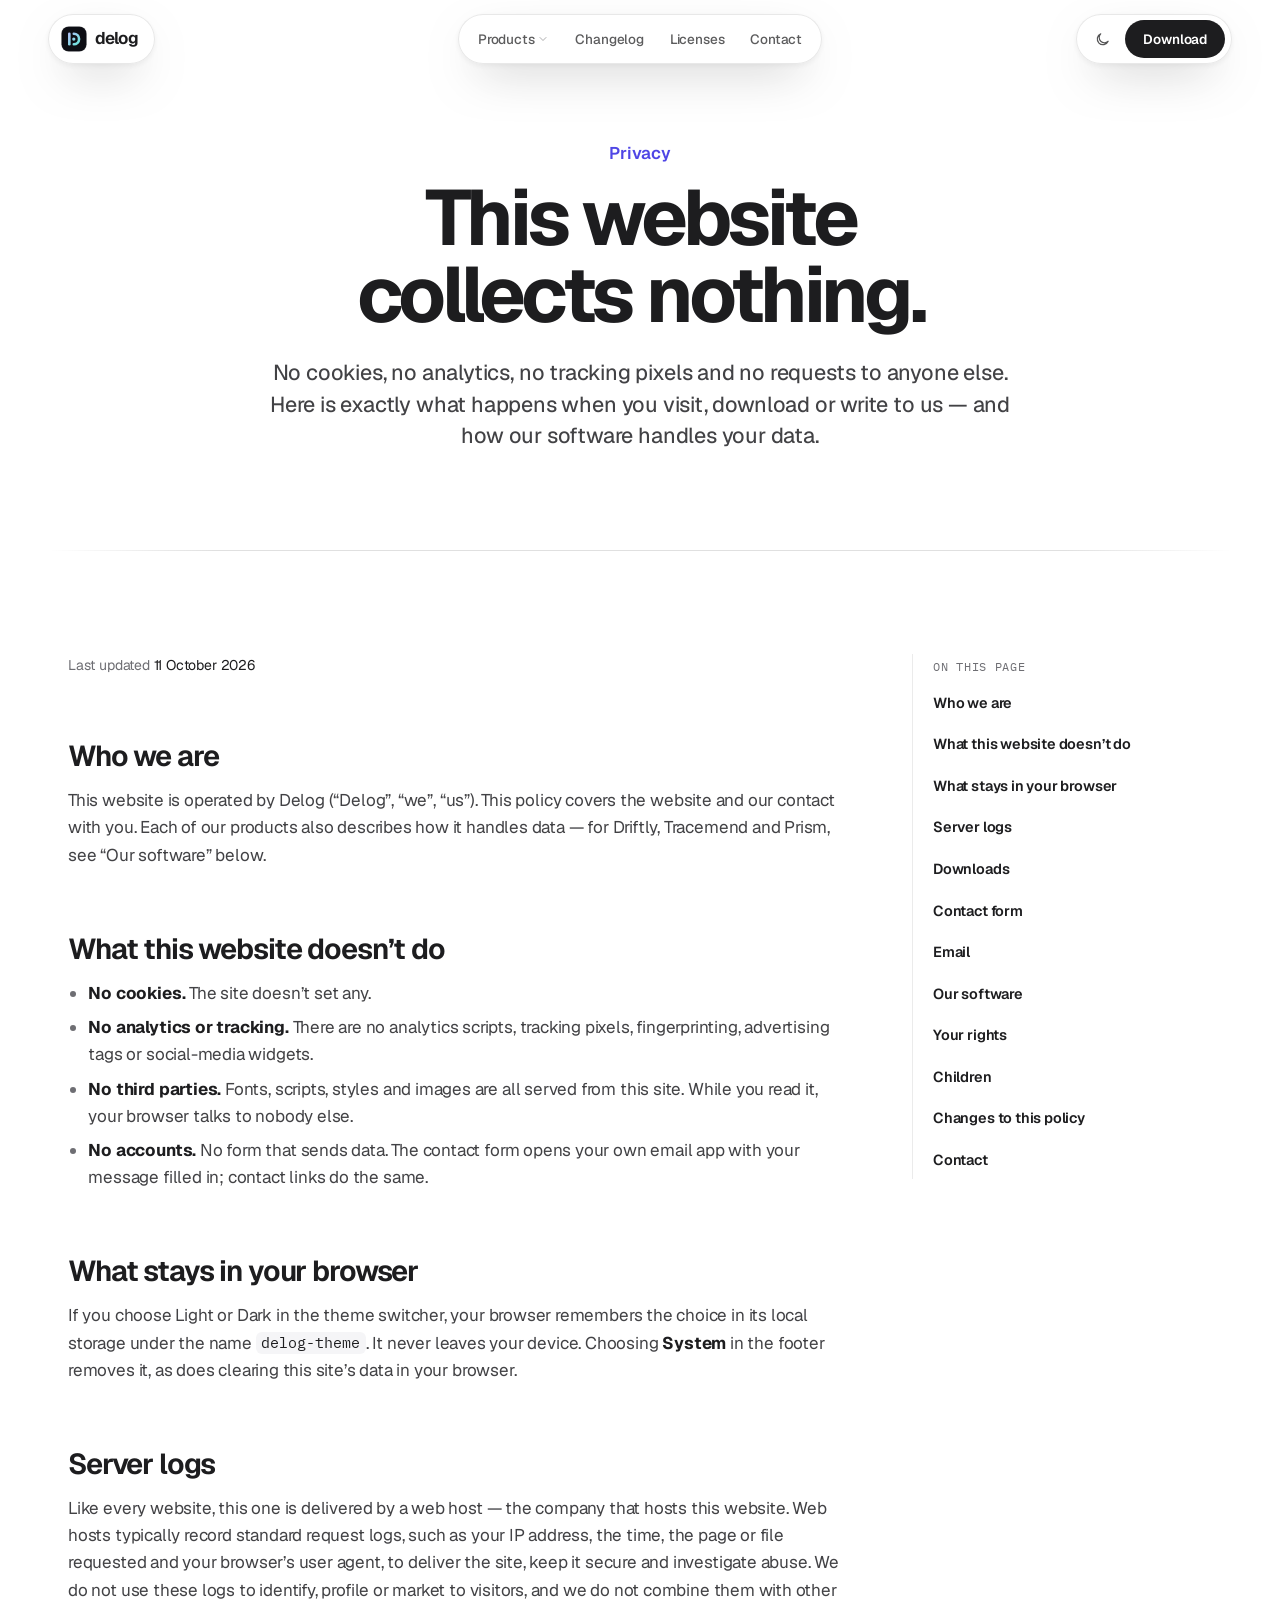
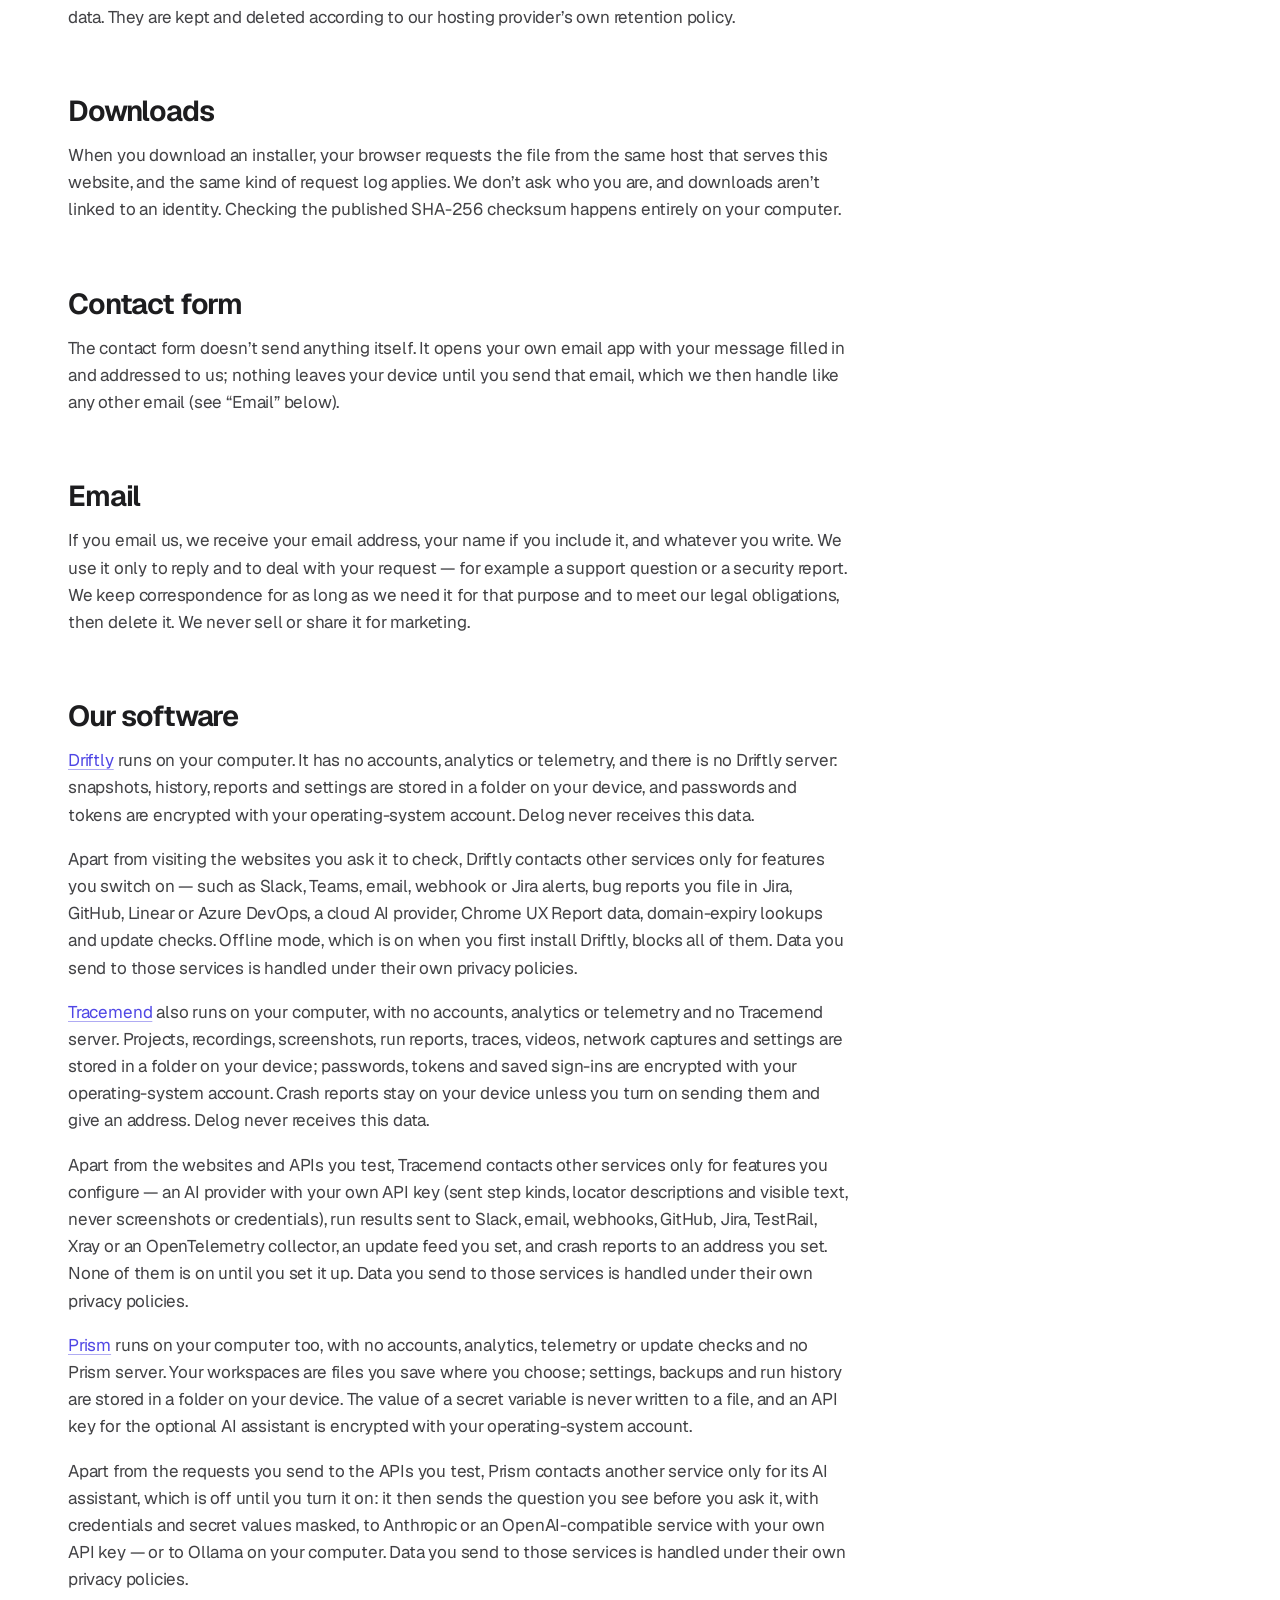
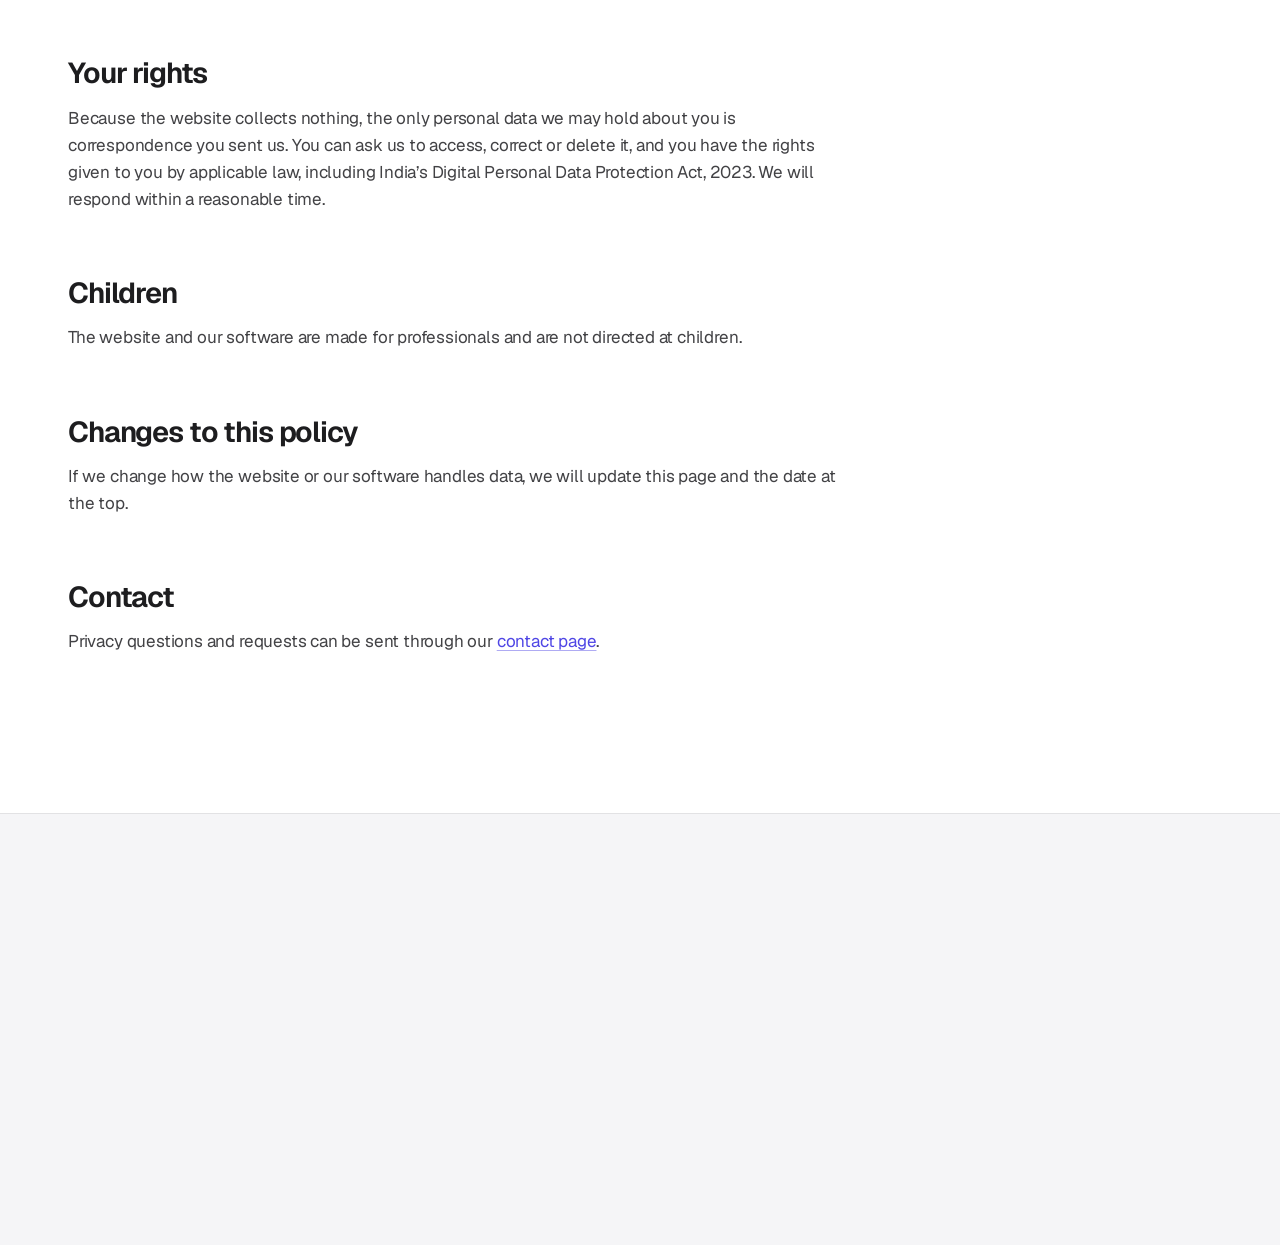
<file: privacy.html>
<!doctype html>
<html lang="en">
<head>
<meta charset="utf-8">
<!-- @meta {"title":"Privacy Policy · Delog","description":"This website collects nothing about you: no cookies, no analytics, no third-party requests. What happens when you visit, download or email us, and how our software keeps your data on your computer.","path":"privacy.html"} -->
<title>Privacy Policy · Delog</title>
<meta name="description" content="This website collects nothing about you: no cookies, no analytics, no third-party requests. What happens when you visit, download or email us, and how our software keeps your data on your computer.">
<link rel="canonical" href="https://delog.example/privacy.html">
<meta property="og:type" content="website">
<meta property="og:site_name" content="Delog">
<meta property="og:title" content="Privacy Policy · Delog">
<meta property="og:description" content="This website collects nothing about you: no cookies, no analytics, no third-party requests. What happens when you visit, download or email us, and how our software keeps your data on your computer.">
<meta property="og:url" content="https://delog.example/privacy.html">
<meta property="og:image" content="https://delog.example/assets/img/og-default.png">
<meta property="og:image:width" content="1200">
<meta property="og:image:height" content="630">
<meta property="og:image:alt" content="Delog — Tools for teams that ship websites.">
<meta name="twitter:card" content="summary_large_image">
<!-- /@meta -->
<!-- @head -->
<meta name="viewport" content="width=device-width, initial-scale=1">
<meta name="color-scheme" content="light dark">
<meta name="theme-color" content="#060709" media="(prefers-color-scheme: dark)">
<meta name="theme-color" content="#f4f5f8" media="(prefers-color-scheme: light)">
<link rel="icon" href="favicon.ico" sizes="32x32">
<link rel="icon" href="assets/img/favicon.svg" type="image/svg+xml">
<link rel="apple-touch-icon" href="assets/img/apple-touch-icon.png">
<link rel="manifest" href="site.webmanifest">
<link rel="preload" href="assets/fonts/geist-latin-wght-normal.woff2" as="font" type="font/woff2" crossorigin>
<link rel="stylesheet" href="assets/css/site.css">
<link rel="stylesheet" href="assets/css/accents.css">
<script src="site.config.js"></script>
<script src="assets/js/theme.js"></script>
<!-- /@head -->
</head>
<body data-base="" data-page="privacy">
<!-- @header -->
<a class="skip" href="#main">Skip to content</a>
<header class="pnav" data-pnav>
  <div class="pnav__in">
    <div class="pnav__isle pnav__brand">
      <a class="pnav__logo" href="index.html" aria-label="Delog — home"><svg class="logo__mark" viewBox="0 0 32 32" aria-hidden="true" focusable="false"><defs><linearGradient id="dlg-h" x1="7" y1="7" x2="25" y2="25" gradientUnits="userSpaceOnUse"><stop offset="0" stop-color="#bdbfff"/><stop offset="1" stop-color="#5eead4"/></linearGradient></defs><rect x=".5" y=".5" width="31" height="31" rx="9" fill="#0d0e14" stroke="#ffffff" stroke-opacity=".14"/><path d="M10.25 9.5v13" stroke="url(#dlg-h)" stroke-width="3.2" stroke-linecap="round"/><path d="M15.75 9.5a6.5 6.5 0 0 1 0 13" fill="none" stroke="url(#dlg-h)" stroke-width="3.2" stroke-linecap="round"/><circle cx="15.75" cy="16" r="2" fill="url(#dlg-h)"/></svg><span class="pnav__word">delog</span></a>
      
    </div>
    <div class="pnav__isle pnav__mid">
      <a class="pnav__mini pnav__mini--logo" href="index.html" aria-label="Delog — home" tabindex="-1"><svg class="logo__mark" viewBox="0 0 32 32" aria-hidden="true" focusable="false"><defs><linearGradient id="dlg-m" x1="7" y1="7" x2="25" y2="25" gradientUnits="userSpaceOnUse"><stop offset="0" stop-color="#bdbfff"/><stop offset="1" stop-color="#5eead4"/></linearGradient></defs><rect x=".5" y=".5" width="31" height="31" rx="9" fill="#0d0e14" stroke="#ffffff" stroke-opacity=".14"/><path d="M10.25 9.5v13" stroke="url(#dlg-m)" stroke-width="3.2" stroke-linecap="round"/><path d="M15.75 9.5a6.5 6.5 0 0 1 0 13" fill="none" stroke="url(#dlg-m)" stroke-width="3.2" stroke-linecap="round"/><circle cx="15.75" cy="16" r="2" fill="url(#dlg-m)"/></svg></a>
      <div class="pnav__groups">
        <nav class="pnav__group pnav__group--main" id="site-nav" aria-label="Main" data-glide>
          <span class="pnav__glide" aria-hidden="true"></span>
          <a class="pnav__drop" href="products.html" data-drop aria-haspopup="true" aria-expanded="false" aria-controls="nav-products">Products<svg class="i pnav__chev" viewBox="0 0 24 24" aria-hidden="true" focusable="false"><path d="m6 9 6 6 6-6"/></svg></a>
          <a href="changelog.html" data-nav="changelog" data-secondary>Changelog</a>
          <a href="licenses.html" data-nav="licenses" data-secondary>Licenses</a>
          <a href="contact.html" data-nav="contact">Contact</a>
        </nav>
        
        <div class="pmenu" id="nav-products" data-drop-panel hidden>
          <div class="pmenu__list">
          <a class="pmenu__item accent-driftly" href="products/driftly.html"><img src="assets/products/driftly/icon-128.png" alt="" width="28" height="28" loading="lazy" decoding="async"><span class="pmenu__t"><b>Driftly</b><span>Know if a release is safe to ship.</span></span></a>
          <a class="pmenu__item accent-tracemend" href="products/tracemend.html"><img src="assets/products/tracemend/icon-128.png" alt="" width="28" height="28" loading="lazy" decoding="async"><span class="pmenu__t"><b>Tracemend</b><span>Build the test suite you keep.</span></span></a>
          <a class="pmenu__item accent-prism" href="products/prism.html"><img src="assets/products/prism/icon-128.png" alt="" width="28" height="28" loading="lazy" decoding="async"><span class="pmenu__t"><b>Prism</b><span>Test your API, flow by flow.</span></span></a>
          </div>
          <a class="pmenu__all" href="products.html">All products<svg class="i" viewBox="0 0 24 24" aria-hidden="true" focusable="false"><path d="m9 6 6 6-6 6"/></svg></a>
        </div>
      </div>
      <a class="pnav__mini pnav__mini--cta" href="download.html" tabindex="-1">Download</a>
    </div>
    <div class="pnav__isle pnav__actions">
      <button class="pnav__icon pnav__theme" type="button" data-theme-toggle aria-label="Switch theme"><svg class="i i--sun" viewBox="0 0 24 24" aria-hidden="true" focusable="false"><circle cx="12" cy="12" r="4"/><path d="M12 2.5v2M12 19.5v2M4.6 4.6 6 6M18 18l1.4 1.4M2.5 12h2M19.5 12h2M4.6 19.4 6 18M18 6l1.4-1.4"/></svg><svg class="i i--moon" viewBox="0 0 24 24" aria-hidden="true" focusable="false"><path d="M20 14.5A8 8 0 1 1 9.5 4a6.5 6.5 0 0 0 10.5 10.5z"/></svg></button>
      <a class="pnav__cta" href="download.html" data-nav="download">Download</a>
      <button class="pnav__icon pnav__menu" type="button" data-nav-toggle aria-expanded="false" aria-controls="site-sheet" aria-label="Open menu"><span class="burger" aria-hidden="true"><i></i><i></i></span></button>
    </div>
  </div>
</header>
<div class="sheet-scrim" data-sheet-close hidden></div>
<div class="sheet" id="site-sheet" role="dialog" aria-modal="true" aria-label="Menu" hidden>
  <span class="sheet__grab" aria-hidden="true"></span>
  <nav class="sheet__links" aria-label="Menu">
    <a href="products/driftly.html" data-nav="driftly"><img src="assets/products/driftly/icon-128.png" alt="" width="22" height="22" loading="lazy" decoding="async">Driftly</a>
    <a href="products/tracemend.html" data-nav="tracemend"><img src="assets/products/tracemend/icon-128.png" alt="" width="22" height="22" loading="lazy" decoding="async">Tracemend</a>
    <a href="products/prism.html" data-nav="prism"><img src="assets/products/prism/icon-128.png" alt="" width="22" height="22" loading="lazy" decoding="async">Prism</a>
    <a href="products.html" data-nav="products"><svg class="i" viewBox="0 0 24 24" aria-hidden="true" focusable="false"><path d="M12 3 20 7.5v9L12 21 4 16.5v-9z"/><path d="m4 7.5 8 4.5 8-4.5M12 12v9"/></svg>Products</a>
    <a href="changelog.html" data-nav="changelog"><svg class="i" viewBox="0 0 24 24" aria-hidden="true" focusable="false"><path d="M9 6.5h11M9 12h11M9 17.5h7"/><path d="M4.5 6.5h.01M4.5 12h.01M4.5 17.5h.01"/></svg>Changelog</a>
    <a href="licenses.html" data-nav="licenses"><svg class="i" viewBox="0 0 24 24" aria-hidden="true" focusable="false"><path d="M12 4v16M8 20h8M5 7.5h14"/><path d="m5 7.5-2.5 6a2.5 2.5 0 0 0 5 0zM19 7.5l-2.5 6a2.5 2.5 0 0 0 5 0z"/></svg>Licenses</a>
    <a href="contact.html" data-nav="contact"><svg class="i" viewBox="0 0 24 24" aria-hidden="true" focusable="false"><rect x="3" y="5" width="18" height="14" rx="2.5"/><path d="m4 7 8 6 8-6"/></svg>Contact</a>
  </nav>
  
  <div class="sheet__foot">
    <div class="theme-seg" role="group" aria-label="Theme">
      <button type="button" data-theme-set="system" aria-pressed="true"><svg class="i" viewBox="0 0 24 24" aria-hidden="true" focusable="false"><rect x="3" y="4" width="18" height="12" rx="2"/><path d="M8 20h8M12 16v4"/></svg>Auto</button>
      <button type="button" data-theme-set="light" aria-pressed="false"><svg class="i" viewBox="0 0 24 24" aria-hidden="true" focusable="false"><circle cx="12" cy="12" r="4"/><path d="M12 2.5v2M12 19.5v2M4.6 4.6 6 6M18 18l1.4 1.4M2.5 12h2M19.5 12h2M4.6 19.4 6 18M18 6l1.4-1.4"/></svg>Light</button>
      <button type="button" data-theme-set="dark" aria-pressed="false"><svg class="i" viewBox="0 0 24 24" aria-hidden="true" focusable="false"><path d="M20 14.5A8 8 0 1 1 9.5 4a6.5 6.5 0 0 0 10.5 10.5z"/></svg>Dark</button>
    </div>
    <a class="btn btn--primary" href="download.html">Download</a>
  </div>
</div>
<!-- /@header -->
<!--
  Keep this page true. It describes the site as built: static files, no cookies, no analytics,
  no third-party requests. Names, hosts, dates and emails come from site.config.js. If you add
  analytics, a form service, embedded media or a different download host, update the text.
-->
<main id="main">
  <section class="page-head">
    <div class="mesh" aria-hidden="true"></div>
    <div class="container narrow">
      <p class="eyebrow">Privacy</p>
      <h1 class="page-title" data-cfg="privacyTitle">This website collects nothing.</h1>
      <p class="lead" data-cfg="privacyLead">No cookies, no analytics, no tracking pixels and no requests to anyone else. Here is exactly what happens when you visit, download or write to us — and how our software handles your data.</p>
    </div>
  </section>
  <div class="container rule-wrap" aria-hidden="true"><div class="rule"></div></div>

  <div class="container narrow doc">
    <div class="prose">
      <p class="doc-meta" data-cfg-if="privacyDate">Last updated <span data-cfg="privacyDate">11 October 2026</span></p>

      <h2 id="who-we-are">Who we are</h2>
      <p>This website is operated by <span data-cfg="entity">Delog</span> (“<span data-cfg="company">Delog</span>”, “we”, “us”). This policy covers the website and our contact with you. Each of our products also describes how it handles data — for Driftly, Tracemend and Prism, see “Our software” below.</p>

      <h2 id="what-this-website-doesn-t-do">What this website doesn’t do</h2>
      <ul>
        <li><strong>No cookies.</strong> The site doesn’t set any.</li>
        <li><strong>No analytics or tracking.</strong> There are no analytics scripts, tracking pixels, fingerprinting, advertising tags or social-media widgets.</li>
        <li><strong>No third parties.</strong> Fonts, scripts, styles and images are all served from this site. While you read it, your browser talks to nobody else.</li>
        <li><strong>No accounts.</strong> <span data-cfg="formBullet">No form that sends data. The contact form opens your own email app with your message filled in; contact links do the same.</span></li>
      </ul>

      <h2 id="what-stays-in-your-browser">What stays in your browser</h2>
      <p>If you choose Light or Dark in the theme switcher, your browser remembers the choice in its local storage under the name <code>delog-theme</code>. It never leaves your device. Choosing <strong>System</strong> in the footer removes it, as does clearing this site’s data in your browser.</p>

      <h2 id="server-logs">Server logs</h2>
      <p>Like every website, this one is delivered by a web host — <span data-cfg="hosting">the company that hosts this website</span>. Web hosts typically record standard request logs, such as your IP address, the time, the page or file requested and your browser’s user agent, to deliver the site, keep it secure and investigate abuse. We do not use these logs to identify, profile or market to visitors, and we do not combine them with other data. They are kept and deleted according to <span data-cfg="hostingName">our hosting provider</span>’s own retention policy.</p>

      <h2 id="downloads">Downloads</h2>
      <p>When you download an installer, your browser requests the file from <span data-cfg="downloads">the same host that serves this website</span>, and the same kind of request log applies. We don’t ask who you are, and downloads aren’t linked to an identity. Checking the published SHA-256 checksum happens entirely on your computer.</p>

      <h2 id="contact-form">Contact form</h2>
      <p data-cfg="formPrivacy">The contact form doesn’t send anything itself. It opens your own email app with your message filled in and addressed to us; nothing leaves your device until you send that email, which we then handle like any other email (see “Email” below).</p>

      <h2 id="email">Email</h2>
      <p>If you email us, we receive your email address, your name if you include it, and whatever you write. We use it only to reply and to deal with your request — for example a support question or a security report. We keep correspondence for as long as we need it for that purpose and to meet our legal obligations, then delete it. We never sell or share it for marketing.</p>

      <h2 id="our-software">Our software</h2>
      <p><a href="products/driftly.html">Driftly</a> runs on your computer. It has no accounts, analytics or telemetry, and there is no Driftly server: snapshots, history, reports and settings are stored in a folder on your device, and passwords and tokens are encrypted with your operating-system account. <span data-cfg="company">Delog</span> never receives this data.</p>
      <p>Apart from visiting the websites you ask it to check, Driftly contacts other services only for features you switch on — such as Slack, Teams, email, webhook or Jira alerts, bug reports you file in Jira, GitHub, Linear or Azure DevOps, a cloud AI provider, Chrome UX Report data, domain-expiry lookups and update checks. Offline mode, which is on when you first install Driftly, blocks all of them. Data you send to those services is handled under their own privacy policies.</p>
      <p><a href="products/tracemend.html">Tracemend</a> also runs on your computer, with no accounts, analytics or telemetry and no Tracemend server. Projects, recordings, screenshots, run reports, traces, videos, network captures and settings are stored in a folder on your device; passwords, tokens and saved sign-ins are encrypted with your operating-system account. Crash reports stay on your device unless you turn on sending them and give an address. <span data-cfg="company">Delog</span> never receives this data.</p>
      <p>Apart from the websites and APIs you test, Tracemend contacts other services only for features you configure — an AI provider with your own API key (sent step kinds, locator descriptions and visible text, never screenshots or credentials), run results sent to Slack, email, webhooks, GitHub, Jira, TestRail, Xray or an OpenTelemetry collector, an update feed you set, and crash reports to an address you set. None of them is on until you set it up. Data you send to those services is handled under their own privacy policies.</p>
      <p><a href="products/prism.html">Prism</a> runs on your computer too, with no accounts, analytics, telemetry or update checks and no Prism server. Your workspaces are files you save where you choose; settings, backups and run history are stored in a folder on your device. The value of a secret variable is never written to a file, and an API key for the optional AI assistant is encrypted with your operating-system account.</p>
      <p>Apart from the requests you send to the APIs you test, Prism contacts another service only for its AI assistant, which is off until you turn it on: it then sends the question you see before you ask it, with credentials and secret values masked, to Anthropic or an OpenAI-compatible service with your own API key — or to Ollama on your computer. Data you send to those services is handled under their own privacy policies.</p>

      <h2 id="your-rights">Your rights</h2>
      <p>Because the website collects nothing, the only personal data we may hold about you is correspondence you sent us. You can ask us to access, correct or delete it, and you have the rights given to you by applicable law, including India’s Digital Personal Data Protection Act, 2023. We will respond within a reasonable time.</p>

      <h2 id="children">Children</h2>
      <p>The website and our software are made for professionals and are not directed at children.</p>

      <h2 id="changes-to-this-policy">Changes to this policy</h2>
      <p>If we change how the website or our software handles data, we will update this page and the date at the top.</p>

      <h2 id="contact">Contact</h2>
      <p data-cfg-if="email.privacy" hidden>Privacy questions and requests: <a href="contact.html" data-email="privacy" data-subject="Privacy" data-email-text hidden>privacy email</a>.</p>
      <p data-cfg-unless="email.privacy">Privacy questions and requests can be sent through our <a href="contact.html">contact page</a>.</p>
      <p data-cfg-if="address" hidden><span data-cfg="legal">Delog</span>, <span data-cfg="address"></span></p>
    </div>
    <!-- @doc-toc --><nav class="doc-toc" aria-label="On this page"><p class="doc-toc__title">On this page</p><ul><li><a href="#who-we-are">Who we are</a></li><li><a href="#what-this-website-doesn-t-do">What this website doesn’t do</a></li><li><a href="#what-stays-in-your-browser">What stays in your browser</a></li><li><a href="#server-logs">Server logs</a></li><li><a href="#downloads">Downloads</a></li><li><a href="#contact-form">Contact form</a></li><li><a href="#email">Email</a></li><li><a href="#our-software">Our software</a></li><li><a href="#your-rights">Your rights</a></li><li><a href="#children">Children</a></li><li><a href="#changes-to-this-policy">Changes to this policy</a></li><li><a href="#contact">Contact</a></li></ul></nav><!-- /@doc-toc -->
  </div>
</main>

<!-- @footer -->
<footer class="site-footer">
  <div class="container">
    <div class="footer-note">
      <p>Driftly, Tracemend and Prism are free to download and use, including for commercial work, under their End User Licence Agreements (<a href="terms.html#eula">Driftly</a>, <a href="terms.html#eula-tracemend">Tracemend</a>, <a href="terms.html#eula-prism">Prism</a>). All three are closed source; <span data-cfg="company">Delog</span> distributes installers only.</p>
      <p>Screens show Driftly checking a local demo store, Tracemend testing a local demo shop and Prism testing that shop’s API. Windows and Microsoft Edge are trademarks of Microsoft; Playwright, Selenium, Cypress, WebdriverIO, Postman, OpenAPI and other names belong to their owners.</p>
      <p>This site sets no cookies, runs no analytics and loads nothing from third parties.</p>
    </div>
    <div class="footer-grid">
      <div class="footer-col">
        <h2>Products</h2>
        <ul>
          <li><a href="products/driftly.html">Driftly</a></li>
          <li><a href="products/tracemend.html">Tracemend</a></li>
          <li><a href="products/prism.html">Prism</a></li>
          <li><a href="products.html">All products</a></li>
          <li><a href="download.html">Downloads</a></li>
          <li><a href="changelog.html">Changelog</a></li>
        </ul>
      </div>
      <div class="footer-col">
        <h2>Driftly</h2>
        <ul>
          <li><a href="products/driftly.html#tools">Tools</a></li>
          <li><a href="products/driftly.html#specs">Tech specs</a></li>
          <li><a href="products/driftly.html#verify">Verify a download</a></li>
          <li><a href="licenses/driftly/THIRD-PARTY-NOTICES.txt">Third-party notices</a></li>
        </ul>
      </div>
      <div class="footer-col">
        <h2>Tracemend</h2>
        <ul>
          <li><a href="products/tracemend.html#tools">Tools</a></li>
          <li><a href="products/tracemend.html#specs">Tech specs</a></li>
          <li><a href="products/tracemend.html#verify">Verify a download</a></li>
          <li><a href="licenses/tracemend/THIRD-PARTY-NOTICES.txt">Third-party notices</a></li>
        </ul>
      </div>
      <div class="footer-col">
        <h2>Prism</h2>
        <ul>
          <li><a href="products/prism.html#tools">Tools</a></li>
          <li><a href="products/prism.html#specs">Tech specs</a></li>
          <li><a href="products/prism.html#verify">Verify a download</a></li>
          <li><a href="licenses/prism/THIRD-PARTY-NOTICES.txt">Third-party notices</a></li>
        </ul>
      </div>
      <div class="footer-col">
        <h2><span data-cfg="company">Delog</span></h2>
        <ul>
          <li><a href="contact.html">Contact</a></li>
          <li><a href="licenses.html">Licenses</a></li>
        </ul>
        <ul class="footer-social" data-social hidden></ul>
      </div>
      <div class="footer-col">
        <h2>Legal</h2>
        <ul>
          <li><a href="terms.html#website-terms">Terms of Use</a></li>
          <li><a href="terms.html#eula">Driftly EULA</a></li>
          <li><a href="terms.html#eula-tracemend">Tracemend EULA</a></li>
          <li><a href="terms.html#eula-prism">Prism EULA</a></li>
          <li><a href="privacy.html">Privacy Policy</a></li>
        </ul>
      </div>
      <div class="footer-col">
        <h2>Appearance</h2>
        <div class="theme-seg" role="group" aria-label="Theme">
          <button type="button" data-theme-set="system" aria-pressed="true"><svg class="i" viewBox="0 0 24 24" aria-hidden="true" focusable="false"><rect x="3" y="4" width="18" height="12" rx="2"/><path d="M8 20h8M12 16v4"/></svg>Auto</button>
          <button type="button" data-theme-set="light" aria-pressed="false"><svg class="i" viewBox="0 0 24 24" aria-hidden="true" focusable="false"><circle cx="12" cy="12" r="4"/><path d="M12 2.5v2M12 19.5v2M4.6 4.6 6 6M18 18l1.4 1.4M2.5 12h2M19.5 12h2M4.6 19.4 6 18M18 6l1.4-1.4"/></svg>Light</button>
          <button type="button" data-theme-set="dark" aria-pressed="false"><svg class="i" viewBox="0 0 24 24" aria-hidden="true" focusable="false"><path d="M20 14.5A8 8 0 1 1 9.5 4a6.5 6.5 0 0 0 10.5 10.5z"/></svg>Dark</button>
        </div>
      </div>
    </div>
    <div class="footer-bottom">
      <p>Copyright © <span data-cfg="year">2026</span> <span data-cfg="legal">Delog</span>. All rights reserved.</p>
      <ul class="footer-legal">
        <li><a href="privacy.html">Privacy Policy</a></li>
        <li><a href="terms.html">Terms of Use</a></li>
        <li><a href="licenses.html">Licenses</a></li>
      </ul>
    </div>
  </div>
</footer>
<!-- /@footer -->
<!-- @scripts -->
<script src="assets/js/products.js" defer></script>
<script src="assets/js/render.js" defer></script>

<script src="assets/js/app.js" defer></script>
<!-- /@scripts -->
</body>
</html>
</file>
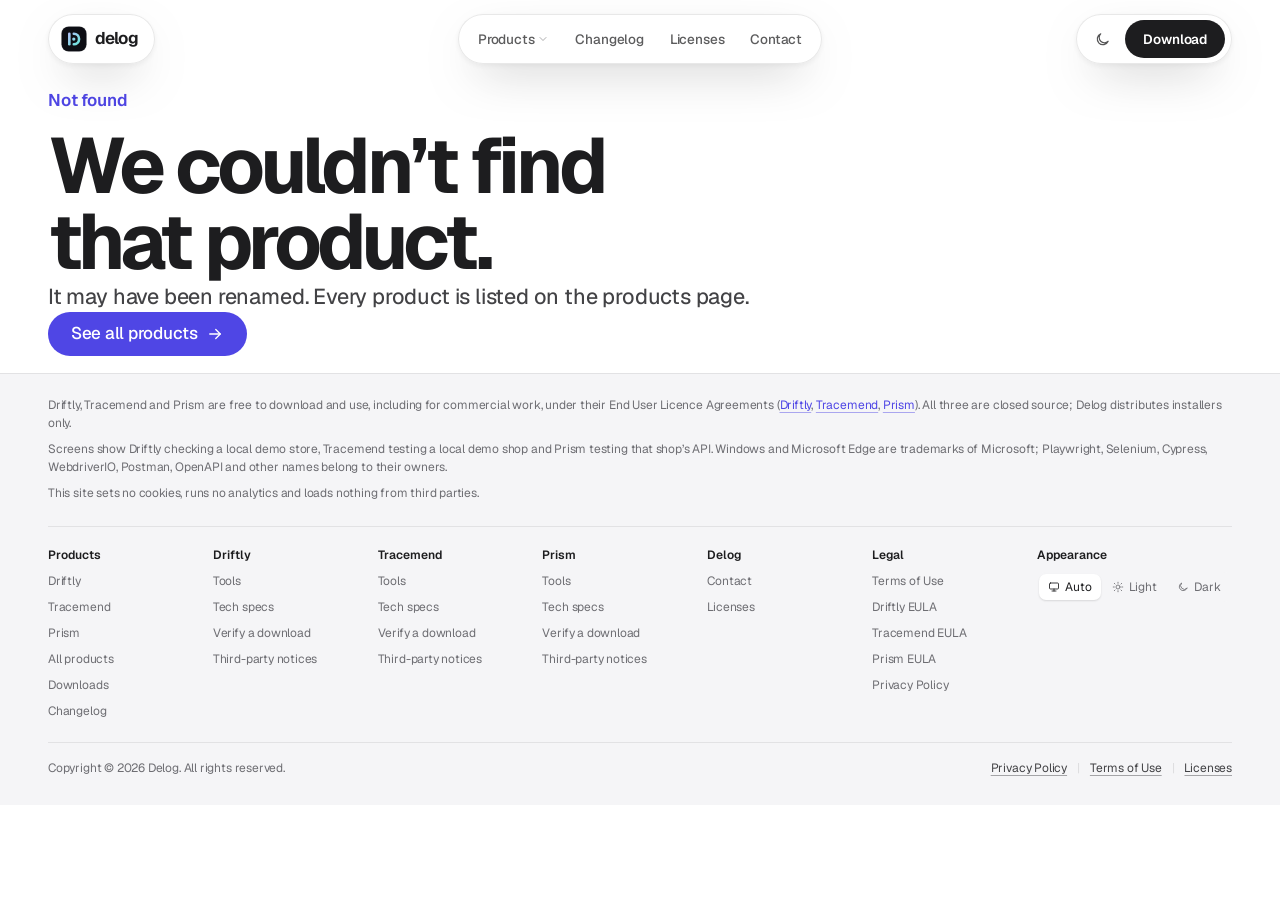
<file: product.html>
<!doctype html>
<html lang="en">
<head>
<meta charset="utf-8">
<!-- @meta {"title":"Product · Delog","description":"Screenshots, features, system requirements, downloads with SHA-256 checksums, release notes and license for a Delog product.","path":"product.html","noindex":true} -->
<title>Product · Delog</title>
<meta name="description" content="Screenshots, features, system requirements, downloads with SHA-256 checksums, release notes and license for a Delog product.">
<meta name="robots" content="noindex, follow">
<link rel="canonical" href="https://delog.example/product.html">
<meta property="og:type" content="website">
<meta property="og:site_name" content="Delog">
<meta property="og:title" content="Product · Delog">
<meta property="og:description" content="Screenshots, features, system requirements, downloads with SHA-256 checksums, release notes and license for a Delog product.">
<meta property="og:url" content="https://delog.example/product.html">
<meta property="og:image" content="https://delog.example/assets/img/og-default.png">
<meta property="og:image:width" content="1200">
<meta property="og:image:height" content="630">
<meta property="og:image:alt" content="Delog — Tools for teams that ship websites.">
<meta name="twitter:card" content="summary_large_image">
<!-- /@meta -->
<!-- @head -->
<meta name="viewport" content="width=device-width, initial-scale=1">
<meta name="color-scheme" content="light dark">
<meta name="theme-color" content="#060709" media="(prefers-color-scheme: dark)">
<meta name="theme-color" content="#f4f5f8" media="(prefers-color-scheme: light)">
<link rel="icon" href="favicon.ico" sizes="32x32">
<link rel="icon" href="assets/img/favicon.svg" type="image/svg+xml">
<link rel="apple-touch-icon" href="assets/img/apple-touch-icon.png">
<link rel="manifest" href="site.webmanifest">
<link rel="preload" href="assets/fonts/geist-latin-wght-normal.woff2" as="font" type="font/woff2" crossorigin>
<link rel="stylesheet" href="assets/css/site.css">
<link rel="stylesheet" href="assets/css/accents.css">
<script src="site.config.js"></script>
<script src="assets/js/theme.js"></script>
<!-- /@head -->
</head>
<body data-base="" data-page="product">
<!-- @header -->
<a class="skip" href="#main">Skip to content</a>
<header class="pnav" data-pnav>
  <div class="pnav__in">
    <div class="pnav__isle pnav__brand">
      <a class="pnav__logo" href="index.html" aria-label="Delog — home"><svg class="logo__mark" viewBox="0 0 32 32" aria-hidden="true" focusable="false"><defs><linearGradient id="dlg-h" x1="7" y1="7" x2="25" y2="25" gradientUnits="userSpaceOnUse"><stop offset="0" stop-color="#bdbfff"/><stop offset="1" stop-color="#5eead4"/></linearGradient></defs><rect x=".5" y=".5" width="31" height="31" rx="9" fill="#0d0e14" stroke="#ffffff" stroke-opacity=".14"/><path d="M10.25 9.5v13" stroke="url(#dlg-h)" stroke-width="3.2" stroke-linecap="round"/><path d="M15.75 9.5a6.5 6.5 0 0 1 0 13" fill="none" stroke="url(#dlg-h)" stroke-width="3.2" stroke-linecap="round"/><circle cx="15.75" cy="16" r="2" fill="url(#dlg-h)"/></svg><span class="pnav__word">delog</span></a>
      
    </div>
    <div class="pnav__isle pnav__mid">
      <a class="pnav__mini pnav__mini--logo" href="index.html" aria-label="Delog — home" tabindex="-1"><svg class="logo__mark" viewBox="0 0 32 32" aria-hidden="true" focusable="false"><defs><linearGradient id="dlg-m" x1="7" y1="7" x2="25" y2="25" gradientUnits="userSpaceOnUse"><stop offset="0" stop-color="#bdbfff"/><stop offset="1" stop-color="#5eead4"/></linearGradient></defs><rect x=".5" y=".5" width="31" height="31" rx="9" fill="#0d0e14" stroke="#ffffff" stroke-opacity=".14"/><path d="M10.25 9.5v13" stroke="url(#dlg-m)" stroke-width="3.2" stroke-linecap="round"/><path d="M15.75 9.5a6.5 6.5 0 0 1 0 13" fill="none" stroke="url(#dlg-m)" stroke-width="3.2" stroke-linecap="round"/><circle cx="15.75" cy="16" r="2" fill="url(#dlg-m)"/></svg></a>
      <div class="pnav__groups">
        <nav class="pnav__group pnav__group--main" id="site-nav" aria-label="Main" data-glide>
          <span class="pnav__glide" aria-hidden="true"></span>
          <a class="pnav__drop" href="products.html" data-drop aria-haspopup="true" aria-expanded="false" aria-controls="nav-products">Products<svg class="i pnav__chev" viewBox="0 0 24 24" aria-hidden="true" focusable="false"><path d="m6 9 6 6 6-6"/></svg></a>
          <a href="changelog.html" data-nav="changelog" data-secondary>Changelog</a>
          <a href="licenses.html" data-nav="licenses" data-secondary>Licenses</a>
          <a href="contact.html" data-nav="contact">Contact</a>
        </nav>
        
        <div class="pmenu" id="nav-products" data-drop-panel hidden>
          <div class="pmenu__list">
          <a class="pmenu__item accent-driftly" href="products/driftly.html"><img src="assets/products/driftly/icon-128.png" alt="" width="28" height="28" loading="lazy" decoding="async"><span class="pmenu__t"><b>Driftly</b><span>Know if a release is safe to ship.</span></span></a>
          <a class="pmenu__item accent-tracemend" href="products/tracemend.html"><img src="assets/products/tracemend/icon-128.png" alt="" width="28" height="28" loading="lazy" decoding="async"><span class="pmenu__t"><b>Tracemend</b><span>Build the test suite you keep.</span></span></a>
          <a class="pmenu__item accent-prism" href="products/prism.html"><img src="assets/products/prism/icon-128.png" alt="" width="28" height="28" loading="lazy" decoding="async"><span class="pmenu__t"><b>Prism</b><span>Test your API, flow by flow.</span></span></a>
          </div>
          <a class="pmenu__all" href="products.html">All products<svg class="i" viewBox="0 0 24 24" aria-hidden="true" focusable="false"><path d="m9 6 6 6-6 6"/></svg></a>
        </div>
      </div>
      <a class="pnav__mini pnav__mini--cta" href="download.html" tabindex="-1">Download</a>
    </div>
    <div class="pnav__isle pnav__actions">
      <button class="pnav__icon pnav__theme" type="button" data-theme-toggle aria-label="Switch theme"><svg class="i i--sun" viewBox="0 0 24 24" aria-hidden="true" focusable="false"><circle cx="12" cy="12" r="4"/><path d="M12 2.5v2M12 19.5v2M4.6 4.6 6 6M18 18l1.4 1.4M2.5 12h2M19.5 12h2M4.6 19.4 6 18M18 6l1.4-1.4"/></svg><svg class="i i--moon" viewBox="0 0 24 24" aria-hidden="true" focusable="false"><path d="M20 14.5A8 8 0 1 1 9.5 4a6.5 6.5 0 0 0 10.5 10.5z"/></svg></button>
      <a class="pnav__cta" href="download.html" data-nav="download">Download</a>
      <button class="pnav__icon pnav__menu" type="button" data-nav-toggle aria-expanded="false" aria-controls="site-sheet" aria-label="Open menu"><span class="burger" aria-hidden="true"><i></i><i></i></span></button>
    </div>
  </div>
</header>
<div class="sheet-scrim" data-sheet-close hidden></div>
<div class="sheet" id="site-sheet" role="dialog" aria-modal="true" aria-label="Menu" hidden>
  <span class="sheet__grab" aria-hidden="true"></span>
  <nav class="sheet__links" aria-label="Menu">
    <a href="products/driftly.html" data-nav="driftly"><img src="assets/products/driftly/icon-128.png" alt="" width="22" height="22" loading="lazy" decoding="async">Driftly</a>
    <a href="products/tracemend.html" data-nav="tracemend"><img src="assets/products/tracemend/icon-128.png" alt="" width="22" height="22" loading="lazy" decoding="async">Tracemend</a>
    <a href="products/prism.html" data-nav="prism"><img src="assets/products/prism/icon-128.png" alt="" width="22" height="22" loading="lazy" decoding="async">Prism</a>
    <a href="products.html" data-nav="products"><svg class="i" viewBox="0 0 24 24" aria-hidden="true" focusable="false"><path d="M12 3 20 7.5v9L12 21 4 16.5v-9z"/><path d="m4 7.5 8 4.5 8-4.5M12 12v9"/></svg>Products</a>
    <a href="changelog.html" data-nav="changelog"><svg class="i" viewBox="0 0 24 24" aria-hidden="true" focusable="false"><path d="M9 6.5h11M9 12h11M9 17.5h7"/><path d="M4.5 6.5h.01M4.5 12h.01M4.5 17.5h.01"/></svg>Changelog</a>
    <a href="licenses.html" data-nav="licenses"><svg class="i" viewBox="0 0 24 24" aria-hidden="true" focusable="false"><path d="M12 4v16M8 20h8M5 7.5h14"/><path d="m5 7.5-2.5 6a2.5 2.5 0 0 0 5 0zM19 7.5l-2.5 6a2.5 2.5 0 0 0 5 0z"/></svg>Licenses</a>
    <a href="contact.html" data-nav="contact"><svg class="i" viewBox="0 0 24 24" aria-hidden="true" focusable="false"><rect x="3" y="5" width="18" height="14" rx="2.5"/><path d="m4 7 8 6 8-6"/></svg>Contact</a>
  </nav>
  
  <div class="sheet__foot">
    <div class="theme-seg" role="group" aria-label="Theme">
      <button type="button" data-theme-set="system" aria-pressed="true"><svg class="i" viewBox="0 0 24 24" aria-hidden="true" focusable="false"><rect x="3" y="4" width="18" height="12" rx="2"/><path d="M8 20h8M12 16v4"/></svg>Auto</button>
      <button type="button" data-theme-set="light" aria-pressed="false"><svg class="i" viewBox="0 0 24 24" aria-hidden="true" focusable="false"><circle cx="12" cy="12" r="4"/><path d="M12 2.5v2M12 19.5v2M4.6 4.6 6 6M18 18l1.4 1.4M2.5 12h2M19.5 12h2M4.6 19.4 6 18M18 6l1.4-1.4"/></svg>Light</button>
      <button type="button" data-theme-set="dark" aria-pressed="false"><svg class="i" viewBox="0 0 24 24" aria-hidden="true" focusable="false"><path d="M20 14.5A8 8 0 1 1 9.5 4a6.5 6.5 0 0 0 10.5 10.5z"/></svg>Dark</button>
    </div>
    <a class="btn btn--primary" href="download.html">Download</a>
  </div>
</div>
<!-- /@header -->

<main id="main" class="flush" data-render="product-page">
  <noscript>
    <section class="section section--first section--last"><div class="container narrow">
      <p class="eyebrow">Products</p>
      <h1 class="page-title">This page needs JavaScript.</h1>
      <p class="lead">Every product also has a page that works without it — see <a href="products.html">all products</a>.</p>
    </div></section>
  </noscript>
</main>

<!-- @footer -->
<footer class="site-footer">
  <div class="container">
    <div class="footer-note">
      <p>Driftly, Tracemend and Prism are free to download and use, including for commercial work, under their End User Licence Agreements (<a href="terms.html#eula">Driftly</a>, <a href="terms.html#eula-tracemend">Tracemend</a>, <a href="terms.html#eula-prism">Prism</a>). All three are closed source; <span data-cfg="company">Delog</span> distributes installers only.</p>
      <p>Screens show Driftly checking a local demo store, Tracemend testing a local demo shop and Prism testing that shop’s API. Windows and Microsoft Edge are trademarks of Microsoft; Playwright, Selenium, Cypress, WebdriverIO, Postman, OpenAPI and other names belong to their owners.</p>
      <p>This site sets no cookies, runs no analytics and loads nothing from third parties.</p>
    </div>
    <div class="footer-grid">
      <div class="footer-col">
        <h2>Products</h2>
        <ul>
          <li><a href="products/driftly.html">Driftly</a></li>
          <li><a href="products/tracemend.html">Tracemend</a></li>
          <li><a href="products/prism.html">Prism</a></li>
          <li><a href="products.html">All products</a></li>
          <li><a href="download.html">Downloads</a></li>
          <li><a href="changelog.html">Changelog</a></li>
        </ul>
      </div>
      <div class="footer-col">
        <h2>Driftly</h2>
        <ul>
          <li><a href="products/driftly.html#tools">Tools</a></li>
          <li><a href="products/driftly.html#specs">Tech specs</a></li>
          <li><a href="products/driftly.html#verify">Verify a download</a></li>
          <li><a href="licenses/driftly/THIRD-PARTY-NOTICES.txt">Third-party notices</a></li>
        </ul>
      </div>
      <div class="footer-col">
        <h2>Tracemend</h2>
        <ul>
          <li><a href="products/tracemend.html#tools">Tools</a></li>
          <li><a href="products/tracemend.html#specs">Tech specs</a></li>
          <li><a href="products/tracemend.html#verify">Verify a download</a></li>
          <li><a href="licenses/tracemend/THIRD-PARTY-NOTICES.txt">Third-party notices</a></li>
        </ul>
      </div>
      <div class="footer-col">
        <h2>Prism</h2>
        <ul>
          <li><a href="products/prism.html#tools">Tools</a></li>
          <li><a href="products/prism.html#specs">Tech specs</a></li>
          <li><a href="products/prism.html#verify">Verify a download</a></li>
          <li><a href="licenses/prism/THIRD-PARTY-NOTICES.txt">Third-party notices</a></li>
        </ul>
      </div>
      <div class="footer-col">
        <h2><span data-cfg="company">Delog</span></h2>
        <ul>
          <li><a href="contact.html">Contact</a></li>
          <li><a href="licenses.html">Licenses</a></li>
        </ul>
        <ul class="footer-social" data-social hidden></ul>
      </div>
      <div class="footer-col">
        <h2>Legal</h2>
        <ul>
          <li><a href="terms.html#website-terms">Terms of Use</a></li>
          <li><a href="terms.html#eula">Driftly EULA</a></li>
          <li><a href="terms.html#eula-tracemend">Tracemend EULA</a></li>
          <li><a href="terms.html#eula-prism">Prism EULA</a></li>
          <li><a href="privacy.html">Privacy Policy</a></li>
        </ul>
      </div>
      <div class="footer-col">
        <h2>Appearance</h2>
        <div class="theme-seg" role="group" aria-label="Theme">
          <button type="button" data-theme-set="system" aria-pressed="true"><svg class="i" viewBox="0 0 24 24" aria-hidden="true" focusable="false"><rect x="3" y="4" width="18" height="12" rx="2"/><path d="M8 20h8M12 16v4"/></svg>Auto</button>
          <button type="button" data-theme-set="light" aria-pressed="false"><svg class="i" viewBox="0 0 24 24" aria-hidden="true" focusable="false"><circle cx="12" cy="12" r="4"/><path d="M12 2.5v2M12 19.5v2M4.6 4.6 6 6M18 18l1.4 1.4M2.5 12h2M19.5 12h2M4.6 19.4 6 18M18 6l1.4-1.4"/></svg>Light</button>
          <button type="button" data-theme-set="dark" aria-pressed="false"><svg class="i" viewBox="0 0 24 24" aria-hidden="true" focusable="false"><path d="M20 14.5A8 8 0 1 1 9.5 4a6.5 6.5 0 0 0 10.5 10.5z"/></svg>Dark</button>
        </div>
      </div>
    </div>
    <div class="footer-bottom">
      <p>Copyright © <span data-cfg="year">2026</span> <span data-cfg="legal">Delog</span>. All rights reserved.</p>
      <ul class="footer-legal">
        <li><a href="privacy.html">Privacy Policy</a></li>
        <li><a href="terms.html">Terms of Use</a></li>
        <li><a href="licenses.html">Licenses</a></li>
      </ul>
    </div>
  </div>
</footer>
<!-- /@footer -->
<!-- @scripts -->
<script src="assets/js/products.js" defer></script>
<script src="assets/js/render.js" defer></script>
<script src="assets/js/render-product.js" defer></script>
<script src="assets/js/app-product.js" defer></script>
<script src="assets/js/app.js" defer></script>
<!-- /@scripts -->
</body>
</html>
</file>
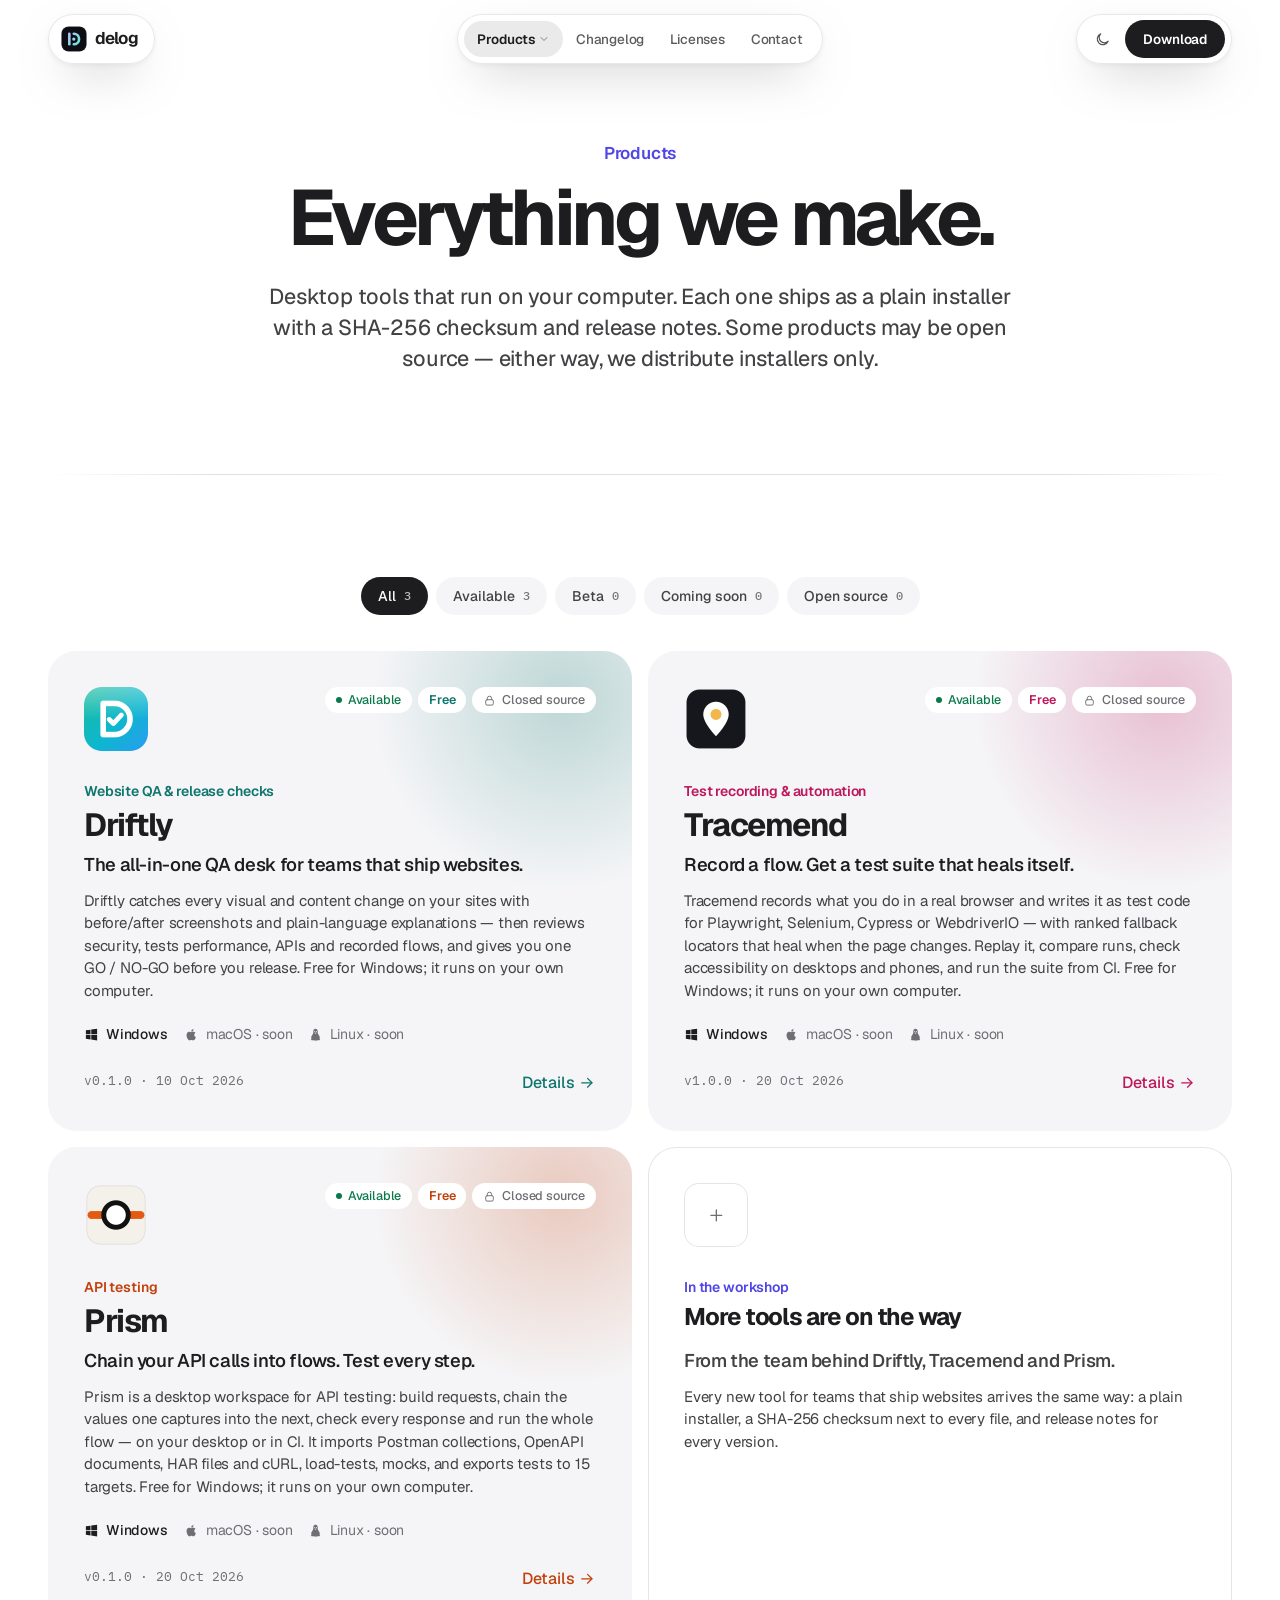
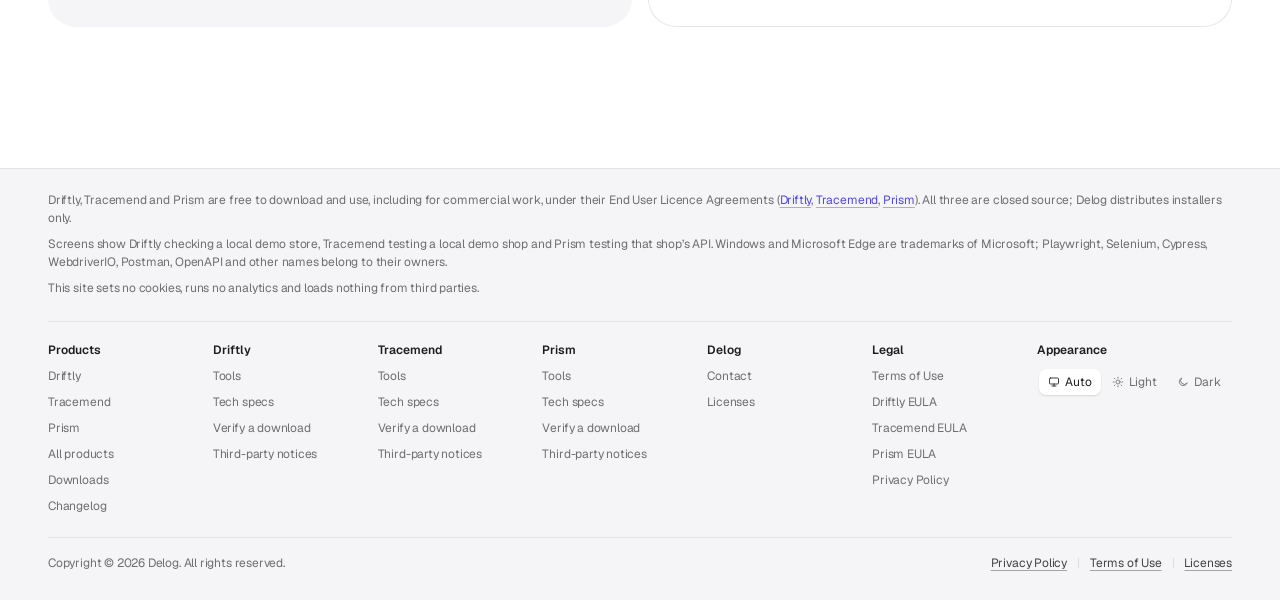
<file: products.html>
<!doctype html>
<html lang="en">
<head>
<meta charset="utf-8">
<!-- @meta {"title":"Products · Delog","description":"Every Delog product: desktop tools that run on your computer, each with a plain installer, a SHA-256 checksum and release notes.","path":"products.html"} -->
<title>Products · Delog</title>
<meta name="description" content="Every Delog product: desktop tools that run on your computer, each with a plain installer, a SHA-256 checksum and release notes.">
<link rel="canonical" href="https://delog.example/products.html">
<meta property="og:type" content="website">
<meta property="og:site_name" content="Delog">
<meta property="og:title" content="Products · Delog">
<meta property="og:description" content="Every Delog product: desktop tools that run on your computer, each with a plain installer, a SHA-256 checksum and release notes.">
<meta property="og:url" content="https://delog.example/products.html">
<meta property="og:image" content="https://delog.example/assets/img/og-default.png">
<meta property="og:image:width" content="1200">
<meta property="og:image:height" content="630">
<meta property="og:image:alt" content="Delog — Tools for teams that ship websites.">
<meta name="twitter:card" content="summary_large_image">
<!-- /@meta -->
<!-- @head -->
<meta name="viewport" content="width=device-width, initial-scale=1">
<meta name="color-scheme" content="light dark">
<meta name="theme-color" content="#060709" media="(prefers-color-scheme: dark)">
<meta name="theme-color" content="#f4f5f8" media="(prefers-color-scheme: light)">
<link rel="icon" href="favicon.ico" sizes="32x32">
<link rel="icon" href="assets/img/favicon.svg" type="image/svg+xml">
<link rel="apple-touch-icon" href="assets/img/apple-touch-icon.png">
<link rel="manifest" href="site.webmanifest">
<link rel="preload" href="assets/fonts/geist-latin-wght-normal.woff2" as="font" type="font/woff2" crossorigin>
<link rel="stylesheet" href="assets/css/site.css">
<link rel="stylesheet" href="assets/css/accents.css">
<script src="site.config.js"></script>
<script src="assets/js/theme.js"></script>
<!-- /@head -->
</head>
<body data-base="" data-page="products">
<!-- @header -->
<a class="skip" href="#main">Skip to content</a>
<header class="pnav" data-pnav>
  <div class="pnav__in">
    <div class="pnav__isle pnav__brand">
      <a class="pnav__logo" href="index.html" aria-label="Delog — home"><svg class="logo__mark" viewBox="0 0 32 32" aria-hidden="true" focusable="false"><defs><linearGradient id="dlg-h" x1="7" y1="7" x2="25" y2="25" gradientUnits="userSpaceOnUse"><stop offset="0" stop-color="#bdbfff"/><stop offset="1" stop-color="#5eead4"/></linearGradient></defs><rect x=".5" y=".5" width="31" height="31" rx="9" fill="#0d0e14" stroke="#ffffff" stroke-opacity=".14"/><path d="M10.25 9.5v13" stroke="url(#dlg-h)" stroke-width="3.2" stroke-linecap="round"/><path d="M15.75 9.5a6.5 6.5 0 0 1 0 13" fill="none" stroke="url(#dlg-h)" stroke-width="3.2" stroke-linecap="round"/><circle cx="15.75" cy="16" r="2" fill="url(#dlg-h)"/></svg><span class="pnav__word">delog</span></a>
      
    </div>
    <div class="pnav__isle pnav__mid">
      <a class="pnav__mini pnav__mini--logo" href="index.html" aria-label="Delog — home" tabindex="-1"><svg class="logo__mark" viewBox="0 0 32 32" aria-hidden="true" focusable="false"><defs><linearGradient id="dlg-m" x1="7" y1="7" x2="25" y2="25" gradientUnits="userSpaceOnUse"><stop offset="0" stop-color="#bdbfff"/><stop offset="1" stop-color="#5eead4"/></linearGradient></defs><rect x=".5" y=".5" width="31" height="31" rx="9" fill="#0d0e14" stroke="#ffffff" stroke-opacity=".14"/><path d="M10.25 9.5v13" stroke="url(#dlg-m)" stroke-width="3.2" stroke-linecap="round"/><path d="M15.75 9.5a6.5 6.5 0 0 1 0 13" fill="none" stroke="url(#dlg-m)" stroke-width="3.2" stroke-linecap="round"/><circle cx="15.75" cy="16" r="2" fill="url(#dlg-m)"/></svg></a>
      <div class="pnav__groups">
        <nav class="pnav__group pnav__group--main" id="site-nav" aria-label="Main" data-glide>
          <span class="pnav__glide" aria-hidden="true"></span>
          <a class="pnav__drop" href="products.html" data-drop aria-haspopup="true" aria-expanded="false" aria-controls="nav-products" aria-current="page">Products<svg class="i pnav__chev" viewBox="0 0 24 24" aria-hidden="true" focusable="false"><path d="m6 9 6 6 6-6"/></svg></a>
          <a href="changelog.html" data-nav="changelog" data-secondary>Changelog</a>
          <a href="licenses.html" data-nav="licenses" data-secondary>Licenses</a>
          <a href="contact.html" data-nav="contact">Contact</a>
        </nav>
        
        <div class="pmenu" id="nav-products" data-drop-panel hidden>
          <div class="pmenu__list">
          <a class="pmenu__item accent-driftly" href="products/driftly.html"><img src="assets/products/driftly/icon-128.png" alt="" width="28" height="28" loading="lazy" decoding="async"><span class="pmenu__t"><b>Driftly</b><span>Know if a release is safe to ship.</span></span></a>
          <a class="pmenu__item accent-tracemend" href="products/tracemend.html"><img src="assets/products/tracemend/icon-128.png" alt="" width="28" height="28" loading="lazy" decoding="async"><span class="pmenu__t"><b>Tracemend</b><span>Build the test suite you keep.</span></span></a>
          <a class="pmenu__item accent-prism" href="products/prism.html"><img src="assets/products/prism/icon-128.png" alt="" width="28" height="28" loading="lazy" decoding="async"><span class="pmenu__t"><b>Prism</b><span>Test your API, flow by flow.</span></span></a>
          </div>
          <a class="pmenu__all" href="products.html">All products<svg class="i" viewBox="0 0 24 24" aria-hidden="true" focusable="false"><path d="m9 6 6 6-6 6"/></svg></a>
        </div>
      </div>
      <a class="pnav__mini pnav__mini--cta" href="download.html" tabindex="-1">Download</a>
    </div>
    <div class="pnav__isle pnav__actions">
      <button class="pnav__icon pnav__theme" type="button" data-theme-toggle aria-label="Switch theme"><svg class="i i--sun" viewBox="0 0 24 24" aria-hidden="true" focusable="false"><circle cx="12" cy="12" r="4"/><path d="M12 2.5v2M12 19.5v2M4.6 4.6 6 6M18 18l1.4 1.4M2.5 12h2M19.5 12h2M4.6 19.4 6 18M18 6l1.4-1.4"/></svg><svg class="i i--moon" viewBox="0 0 24 24" aria-hidden="true" focusable="false"><path d="M20 14.5A8 8 0 1 1 9.5 4a6.5 6.5 0 0 0 10.5 10.5z"/></svg></button>
      <a class="pnav__cta" href="download.html" data-nav="download">Download</a>
      <button class="pnav__icon pnav__menu" type="button" data-nav-toggle aria-expanded="false" aria-controls="site-sheet" aria-label="Open menu"><span class="burger" aria-hidden="true"><i></i><i></i></span></button>
    </div>
  </div>
</header>
<div class="sheet-scrim" data-sheet-close hidden></div>
<div class="sheet" id="site-sheet" role="dialog" aria-modal="true" aria-label="Menu" hidden>
  <span class="sheet__grab" aria-hidden="true"></span>
  <nav class="sheet__links" aria-label="Menu">
    <a href="products/driftly.html" data-nav="driftly"><img src="assets/products/driftly/icon-128.png" alt="" width="22" height="22" loading="lazy" decoding="async">Driftly</a>
    <a href="products/tracemend.html" data-nav="tracemend"><img src="assets/products/tracemend/icon-128.png" alt="" width="22" height="22" loading="lazy" decoding="async">Tracemend</a>
    <a href="products/prism.html" data-nav="prism"><img src="assets/products/prism/icon-128.png" alt="" width="22" height="22" loading="lazy" decoding="async">Prism</a>
    <a href="products.html" data-nav="products" aria-current="page"><svg class="i" viewBox="0 0 24 24" aria-hidden="true" focusable="false"><path d="M12 3 20 7.5v9L12 21 4 16.5v-9z"/><path d="m4 7.5 8 4.5 8-4.5M12 12v9"/></svg>Products</a>
    <a href="changelog.html" data-nav="changelog"><svg class="i" viewBox="0 0 24 24" aria-hidden="true" focusable="false"><path d="M9 6.5h11M9 12h11M9 17.5h7"/><path d="M4.5 6.5h.01M4.5 12h.01M4.5 17.5h.01"/></svg>Changelog</a>
    <a href="licenses.html" data-nav="licenses"><svg class="i" viewBox="0 0 24 24" aria-hidden="true" focusable="false"><path d="M12 4v16M8 20h8M5 7.5h14"/><path d="m5 7.5-2.5 6a2.5 2.5 0 0 0 5 0zM19 7.5l-2.5 6a2.5 2.5 0 0 0 5 0z"/></svg>Licenses</a>
    <a href="contact.html" data-nav="contact"><svg class="i" viewBox="0 0 24 24" aria-hidden="true" focusable="false"><rect x="3" y="5" width="18" height="14" rx="2.5"/><path d="m4 7 8 6 8-6"/></svg>Contact</a>
  </nav>
  
  <div class="sheet__foot">
    <div class="theme-seg" role="group" aria-label="Theme">
      <button type="button" data-theme-set="system" aria-pressed="true"><svg class="i" viewBox="0 0 24 24" aria-hidden="true" focusable="false"><rect x="3" y="4" width="18" height="12" rx="2"/><path d="M8 20h8M12 16v4"/></svg>Auto</button>
      <button type="button" data-theme-set="light" aria-pressed="false"><svg class="i" viewBox="0 0 24 24" aria-hidden="true" focusable="false"><circle cx="12" cy="12" r="4"/><path d="M12 2.5v2M12 19.5v2M4.6 4.6 6 6M18 18l1.4 1.4M2.5 12h2M19.5 12h2M4.6 19.4 6 18M18 6l1.4-1.4"/></svg>Light</button>
      <button type="button" data-theme-set="dark" aria-pressed="false"><svg class="i" viewBox="0 0 24 24" aria-hidden="true" focusable="false"><path d="M20 14.5A8 8 0 1 1 9.5 4a6.5 6.5 0 0 0 10.5 10.5z"/></svg>Dark</button>
    </div>
    <a class="btn btn--primary" href="download.html">Download</a>
  </div>
</div>
<!-- /@header -->

<main id="main">
  <section class="page-head">
    <div class="mesh" aria-hidden="true"></div>
    <div class="container">
      <p class="eyebrow">Products</p>
      <h1 class="page-title">Everything we make.</h1>
      <p class="lead">Desktop tools that run on your computer. Each one ships as a plain installer with a SHA-256 checksum and release notes. Some products may be open source — either way, we distribute installers only.</p>
    </div>
  </section>
  <div class="container rule-wrap" aria-hidden="true"><div class="rule"></div></div>

  <div class="container">
    <div class="chips js-only" role="group" aria-label="Filter products" data-filters="#product-grid" data-empty="#products-empty">
      <button class="chip" type="button" data-filter="all" aria-pressed="true">All <span class="chip__n" data-count></span></button>
      <button class="chip" type="button" data-filter="available" aria-pressed="false">Available <span class="chip__n" data-count></span></button>
      <button class="chip" type="button" data-filter="beta" aria-pressed="false">Beta <span class="chip__n" data-count></span></button>
      <button class="chip" type="button" data-filter="coming-soon" aria-pressed="false">Coming soon <span class="chip__n" data-count></span></button>
      <button class="chip" type="button" data-filter="open-source" aria-pressed="false">Open source <span class="chip__n" data-count></span></button>
    </div>
    <h2 class="sr-only">All products</h2>
    <div class="grid-cards" id="product-grid" data-render="products-grid" data-rendered="14d9rr5"><!-- @render --><article class="pcard accent-driftly" data-accent-dark="#2dd4bf" data-accent-light="#0f766e" data-status="available" data-oss="false"><div class="pcard__glow" aria-hidden="true"></div><div class="pcard__top"><img src="assets/products/driftly/icon-256.png" alt="" width="56" height="56" class="pcard__icon" loading="lazy" decoding="async"><div class="pills"><span class="pill pill--available">Available</span><span class="pill pill--free">Free</span><span class="pill pill--quiet"><svg class="i" viewBox="0 0 24 24" aria-hidden="true" focusable="false"><rect x="5" y="10.5" width="14" height="10" rx="2.5"/><path d="M8 10.5V8a4 4 0 0 1 8 0v2.5"/></svg>Closed source</span></div></div><p class="eyebrow pcard__cat">Website QA &amp; release checks</p><h3 class="pcard__name"><a class="stretched" href="products/driftly.html">Driftly</a></h3><p class="pcard__tag">The all-in-one QA desk for teams that ship websites.</p><p class="pcard__desc">Driftly catches every visual and content change on your sites with before/after screenshots and plain-language explanations — then reviews security, tests performance, APIs and recorded flows, and gives you one GO / NO-GO before you release. Free for Windows; it runs on your own computer.</p><ul class="plats" aria-label="Platforms"><li class="plat"><svg class="i i--fill" viewBox="0 0 24 24" aria-hidden="true" focusable="false"><path d="M3 5.3 10.4 4.2v7.2H3zM11.6 4 21 2.6v8.8h-9.4zM3 12.6h7.4v7.2L3 18.7zM11.6 12.6H21v8.8L11.6 20z"/></svg><span>Windows</span></li><li class="plat plat--soon"><svg class="i i--fill" viewBox="0 0 24 24" aria-hidden="true" focusable="false"><path d="M16.4 12.7c0-2.3 1.9-3.4 2-3.5-1.1-1.6-2.8-1.8-3.4-1.8-1.4-.1-2.8.9-3.5.9s-1.8-.9-3-.8c-1.5 0-2.9.9-3.7 2.3-1.6 2.8-.4 7 1.2 9.3.8 1.1 1.7 2.4 2.9 2.3 1.2 0 1.6-.8 3-.8s1.8.8 3 .7c1.3 0 2.1-1.1 2.8-2.3.9-1.3 1.3-2.6 1.3-2.7 0 0-2.6-1-2.6-3.9zM14.2 5.8c.6-.8 1.1-1.8 1-2.8-.9 0-2 .6-2.7 1.4-.6.7-1.1 1.7-1 2.7 1 .1 2-.5 2.7-1.3z"/></svg><span>macOS<span class="plat__soon"> · soon</span></span></li><li class="plat plat--soon"><svg class="i i--fill" viewBox="0 0 24 24" aria-hidden="true" focusable="false"><path d="M12 2.6c-2.3 0-3.6 1.9-3.6 4.4 0 1.5.3 2.5-.6 4-1.2 2-2.7 3.8-2.7 6.2 0 .9.3 1.6.8 2.1-.6.4-1.4.6-1.4 1.2 0 .8 1.7.7 3.5.7 1 0 2.1.6 4 .6s3-.6 4-.6c1.8 0 3.5.1 3.5-.7 0-.6-.8-.8-1.4-1.2.5-.5.8-1.2.8-2.1 0-2.4-1.5-4.2-2.7-6.2-.9-1.5-.6-2.5-.6-4 0-2.5-1.3-4.4-3.6-4.4zm-1.4 3.6a.8 1 0 1 1 0 2 .8 1 0 0 1 0-2zm2.8 0a.8 1 0 1 1 0 2 .8 1 0 0 1 0-2zM12 8.6l1.6 1-1.6 1-1.6-1z"/></svg><span>Linux<span class="plat__soon"> · soon</span></span></li></ul><div class="pcard__foot"><span class="pcard__ver mono">v0.1.0 · 10 Oct 2026</span><span class="pcard__go" aria-hidden="true">Details<svg class="i" viewBox="0 0 24 24" aria-hidden="true" focusable="false"><path d="M5 12h14"/><path d="m13 6 6 6-6 6"/></svg></span></div></article><article class="pcard accent-tracemend" data-accent-dark="#f472b6" data-accent-light="#be185d" data-status="available" data-oss="false"><div class="pcard__glow" aria-hidden="true"></div><div class="pcard__top"><img src="assets/products/tracemend/icon-256.png" alt="" width="56" height="56" class="pcard__icon" loading="lazy" decoding="async"><div class="pills"><span class="pill pill--available">Available</span><span class="pill pill--free">Free</span><span class="pill pill--quiet"><svg class="i" viewBox="0 0 24 24" aria-hidden="true" focusable="false"><rect x="5" y="10.5" width="14" height="10" rx="2.5"/><path d="M8 10.5V8a4 4 0 0 1 8 0v2.5"/></svg>Closed source</span></div></div><p class="eyebrow pcard__cat">Test recording &amp; automation</p><h3 class="pcard__name"><a class="stretched" href="products/tracemend.html">Tracemend</a></h3><p class="pcard__tag">Record a flow. Get a test suite that heals itself.</p><p class="pcard__desc">Tracemend records what you do in a real browser and writes it as test code for Playwright, Selenium, Cypress or WebdriverIO — with ranked fallback locators that heal when the page changes. Replay it, compare runs, check accessibility on desktops and phones, and run the suite from CI. Free for Windows; it runs on your own computer.</p><ul class="plats" aria-label="Platforms"><li class="plat"><svg class="i i--fill" viewBox="0 0 24 24" aria-hidden="true" focusable="false"><path d="M3 5.3 10.4 4.2v7.2H3zM11.6 4 21 2.6v8.8h-9.4zM3 12.6h7.4v7.2L3 18.7zM11.6 12.6H21v8.8L11.6 20z"/></svg><span>Windows</span></li><li class="plat plat--soon"><svg class="i i--fill" viewBox="0 0 24 24" aria-hidden="true" focusable="false"><path d="M16.4 12.7c0-2.3 1.9-3.4 2-3.5-1.1-1.6-2.8-1.8-3.4-1.8-1.4-.1-2.8.9-3.5.9s-1.8-.9-3-.8c-1.5 0-2.9.9-3.7 2.3-1.6 2.8-.4 7 1.2 9.3.8 1.1 1.7 2.4 2.9 2.3 1.2 0 1.6-.8 3-.8s1.8.8 3 .7c1.3 0 2.1-1.1 2.8-2.3.9-1.3 1.3-2.6 1.3-2.7 0 0-2.6-1-2.6-3.9zM14.2 5.8c.6-.8 1.1-1.8 1-2.8-.9 0-2 .6-2.7 1.4-.6.7-1.1 1.7-1 2.7 1 .1 2-.5 2.7-1.3z"/></svg><span>macOS<span class="plat__soon"> · soon</span></span></li><li class="plat plat--soon"><svg class="i i--fill" viewBox="0 0 24 24" aria-hidden="true" focusable="false"><path d="M12 2.6c-2.3 0-3.6 1.9-3.6 4.4 0 1.5.3 2.5-.6 4-1.2 2-2.7 3.8-2.7 6.2 0 .9.3 1.6.8 2.1-.6.4-1.4.6-1.4 1.2 0 .8 1.7.7 3.5.7 1 0 2.1.6 4 .6s3-.6 4-.6c1.8 0 3.5.1 3.5-.7 0-.6-.8-.8-1.4-1.2.5-.5.8-1.2.8-2.1 0-2.4-1.5-4.2-2.7-6.2-.9-1.5-.6-2.5-.6-4 0-2.5-1.3-4.4-3.6-4.4zm-1.4 3.6a.8 1 0 1 1 0 2 .8 1 0 0 1 0-2zm2.8 0a.8 1 0 1 1 0 2 .8 1 0 0 1 0-2zM12 8.6l1.6 1-1.6 1-1.6-1z"/></svg><span>Linux<span class="plat__soon"> · soon</span></span></li></ul><div class="pcard__foot"><span class="pcard__ver mono">v1.0.0 · 20 Oct 2026</span><span class="pcard__go" aria-hidden="true">Details<svg class="i" viewBox="0 0 24 24" aria-hidden="true" focusable="false"><path d="M5 12h14"/><path d="m13 6 6 6-6 6"/></svg></span></div></article><article class="pcard accent-prism" data-accent-dark="#fb923c" data-accent-light="#c2410c" data-status="available" data-oss="false"><div class="pcard__glow" aria-hidden="true"></div><div class="pcard__top"><img src="assets/products/prism/icon-256.png" alt="" width="56" height="56" class="pcard__icon" loading="lazy" decoding="async"><div class="pills"><span class="pill pill--available">Available</span><span class="pill pill--free">Free</span><span class="pill pill--quiet"><svg class="i" viewBox="0 0 24 24" aria-hidden="true" focusable="false"><rect x="5" y="10.5" width="14" height="10" rx="2.5"/><path d="M8 10.5V8a4 4 0 0 1 8 0v2.5"/></svg>Closed source</span></div></div><p class="eyebrow pcard__cat">API testing</p><h3 class="pcard__name"><a class="stretched" href="products/prism.html">Prism</a></h3><p class="pcard__tag">Chain your API calls into flows. Test every step.</p><p class="pcard__desc">Prism is a desktop workspace for API testing: build requests, chain the values one captures into the next, check every response and run the whole flow — on your desktop or in CI. It imports Postman collections, OpenAPI documents, HAR files and cURL, load-tests, mocks, and exports tests to 15 targets. Free for Windows; it runs on your own computer.</p><ul class="plats" aria-label="Platforms"><li class="plat"><svg class="i i--fill" viewBox="0 0 24 24" aria-hidden="true" focusable="false"><path d="M3 5.3 10.4 4.2v7.2H3zM11.6 4 21 2.6v8.8h-9.4zM3 12.6h7.4v7.2L3 18.7zM11.6 12.6H21v8.8L11.6 20z"/></svg><span>Windows</span></li><li class="plat plat--soon"><svg class="i i--fill" viewBox="0 0 24 24" aria-hidden="true" focusable="false"><path d="M16.4 12.7c0-2.3 1.9-3.4 2-3.5-1.1-1.6-2.8-1.8-3.4-1.8-1.4-.1-2.8.9-3.5.9s-1.8-.9-3-.8c-1.5 0-2.9.9-3.7 2.3-1.6 2.8-.4 7 1.2 9.3.8 1.1 1.7 2.4 2.9 2.3 1.2 0 1.6-.8 3-.8s1.8.8 3 .7c1.3 0 2.1-1.1 2.8-2.3.9-1.3 1.3-2.6 1.3-2.7 0 0-2.6-1-2.6-3.9zM14.2 5.8c.6-.8 1.1-1.8 1-2.8-.9 0-2 .6-2.7 1.4-.6.7-1.1 1.7-1 2.7 1 .1 2-.5 2.7-1.3z"/></svg><span>macOS<span class="plat__soon"> · soon</span></span></li><li class="plat plat--soon"><svg class="i i--fill" viewBox="0 0 24 24" aria-hidden="true" focusable="false"><path d="M12 2.6c-2.3 0-3.6 1.9-3.6 4.4 0 1.5.3 2.5-.6 4-1.2 2-2.7 3.8-2.7 6.2 0 .9.3 1.6.8 2.1-.6.4-1.4.6-1.4 1.2 0 .8 1.7.7 3.5.7 1 0 2.1.6 4 .6s3-.6 4-.6c1.8 0 3.5.1 3.5-.7 0-.6-.8-.8-1.4-1.2.5-.5.8-1.2.8-2.1 0-2.4-1.5-4.2-2.7-6.2-.9-1.5-.6-2.5-.6-4 0-2.5-1.3-4.4-3.6-4.4zm-1.4 3.6a.8 1 0 1 1 0 2 .8 1 0 0 1 0-2zm2.8 0a.8 1 0 1 1 0 2 .8 1 0 0 1 0-2zM12 8.6l1.6 1-1.6 1-1.6-1z"/></svg><span>Linux<span class="plat__soon"> · soon</span></span></li></ul><div class="pcard__foot"><span class="pcard__ver mono">v0.1.0 · 20 Oct 2026</span><span class="pcard__go" aria-hidden="true">Details<svg class="i" viewBox="0 0 24 24" aria-hidden="true" focusable="false"><path d="M5 12h14"/><path d="m13 6 6 6-6 6"/></svg></span></div></article><article class="pcard pcard--next" data-status="next" data-oss="false"><div class="pcard__top"><span class="next-mark" aria-hidden="true"><svg class="i" viewBox="0 0 24 24" aria-hidden="true" focusable="false"><path d="M12 5v14M5 12h14"/></svg></span></div><p class="eyebrow pcard__cat">In the workshop</p><h3 class="pcard__name">More tools are on the way</h3><p class="pcard__tag">From the team behind Driftly, Tracemend and Prism.</p><p class="pcard__desc">Every new tool for teams that ship websites arrives the same way: a plain installer, a SHA-256 checksum next to every file, and release notes for every version.</p><div class="plats" aria-hidden="true"></div><div class="pcard__foot"></div></article><!-- /@render --></div>
    <div class="empty" id="products-empty" hidden>
      <p><strong>Nothing here yet.</strong></p>
      <p>When a product fits this filter, it will appear here with its installers, checksums and license.</p>
      <button class="btn btn--ghost btn--sm" type="button" data-filter-reset>Show all products</button>
    </div>
  </div>
</main>

<!-- @footer -->
<footer class="site-footer">
  <div class="container">
    <div class="footer-note">
      <p>Driftly, Tracemend and Prism are free to download and use, including for commercial work, under their End User Licence Agreements (<a href="terms.html#eula">Driftly</a>, <a href="terms.html#eula-tracemend">Tracemend</a>, <a href="terms.html#eula-prism">Prism</a>). All three are closed source; <span data-cfg="company">Delog</span> distributes installers only.</p>
      <p>Screens show Driftly checking a local demo store, Tracemend testing a local demo shop and Prism testing that shop’s API. Windows and Microsoft Edge are trademarks of Microsoft; Playwright, Selenium, Cypress, WebdriverIO, Postman, OpenAPI and other names belong to their owners.</p>
      <p>This site sets no cookies, runs no analytics and loads nothing from third parties.</p>
    </div>
    <div class="footer-grid">
      <div class="footer-col">
        <h2>Products</h2>
        <ul>
          <li><a href="products/driftly.html">Driftly</a></li>
          <li><a href="products/tracemend.html">Tracemend</a></li>
          <li><a href="products/prism.html">Prism</a></li>
          <li><a href="products.html">All products</a></li>
          <li><a href="download.html">Downloads</a></li>
          <li><a href="changelog.html">Changelog</a></li>
        </ul>
      </div>
      <div class="footer-col">
        <h2>Driftly</h2>
        <ul>
          <li><a href="products/driftly.html#tools">Tools</a></li>
          <li><a href="products/driftly.html#specs">Tech specs</a></li>
          <li><a href="products/driftly.html#verify">Verify a download</a></li>
          <li><a href="licenses/driftly/THIRD-PARTY-NOTICES.txt">Third-party notices</a></li>
        </ul>
      </div>
      <div class="footer-col">
        <h2>Tracemend</h2>
        <ul>
          <li><a href="products/tracemend.html#tools">Tools</a></li>
          <li><a href="products/tracemend.html#specs">Tech specs</a></li>
          <li><a href="products/tracemend.html#verify">Verify a download</a></li>
          <li><a href="licenses/tracemend/THIRD-PARTY-NOTICES.txt">Third-party notices</a></li>
        </ul>
      </div>
      <div class="footer-col">
        <h2>Prism</h2>
        <ul>
          <li><a href="products/prism.html#tools">Tools</a></li>
          <li><a href="products/prism.html#specs">Tech specs</a></li>
          <li><a href="products/prism.html#verify">Verify a download</a></li>
          <li><a href="licenses/prism/THIRD-PARTY-NOTICES.txt">Third-party notices</a></li>
        </ul>
      </div>
      <div class="footer-col">
        <h2><span data-cfg="company">Delog</span></h2>
        <ul>
          <li><a href="contact.html">Contact</a></li>
          <li><a href="licenses.html">Licenses</a></li>
        </ul>
        <ul class="footer-social" data-social hidden></ul>
      </div>
      <div class="footer-col">
        <h2>Legal</h2>
        <ul>
          <li><a href="terms.html#website-terms">Terms of Use</a></li>
          <li><a href="terms.html#eula">Driftly EULA</a></li>
          <li><a href="terms.html#eula-tracemend">Tracemend EULA</a></li>
          <li><a href="terms.html#eula-prism">Prism EULA</a></li>
          <li><a href="privacy.html">Privacy Policy</a></li>
        </ul>
      </div>
      <div class="footer-col">
        <h2>Appearance</h2>
        <div class="theme-seg" role="group" aria-label="Theme">
          <button type="button" data-theme-set="system" aria-pressed="true"><svg class="i" viewBox="0 0 24 24" aria-hidden="true" focusable="false"><rect x="3" y="4" width="18" height="12" rx="2"/><path d="M8 20h8M12 16v4"/></svg>Auto</button>
          <button type="button" data-theme-set="light" aria-pressed="false"><svg class="i" viewBox="0 0 24 24" aria-hidden="true" focusable="false"><circle cx="12" cy="12" r="4"/><path d="M12 2.5v2M12 19.5v2M4.6 4.6 6 6M18 18l1.4 1.4M2.5 12h2M19.5 12h2M4.6 19.4 6 18M18 6l1.4-1.4"/></svg>Light</button>
          <button type="button" data-theme-set="dark" aria-pressed="false"><svg class="i" viewBox="0 0 24 24" aria-hidden="true" focusable="false"><path d="M20 14.5A8 8 0 1 1 9.5 4a6.5 6.5 0 0 0 10.5 10.5z"/></svg>Dark</button>
        </div>
      </div>
    </div>
    <div class="footer-bottom">
      <p>Copyright © <span data-cfg="year">2026</span> <span data-cfg="legal">Delog</span>. All rights reserved.</p>
      <ul class="footer-legal">
        <li><a href="privacy.html">Privacy Policy</a></li>
        <li><a href="terms.html">Terms of Use</a></li>
        <li><a href="licenses.html">Licenses</a></li>
      </ul>
    </div>
  </div>
</footer>
<!-- /@footer -->
<!-- @scripts -->
<script src="assets/js/products.js" defer></script>
<script src="assets/js/render.js" defer></script>
<script src="assets/js/render-pages.js" defer></script>
<script src="assets/js/app-pages.js" defer></script>
<script src="assets/js/app.js" defer></script>
<!-- /@scripts -->
</body>
</html>
</file>
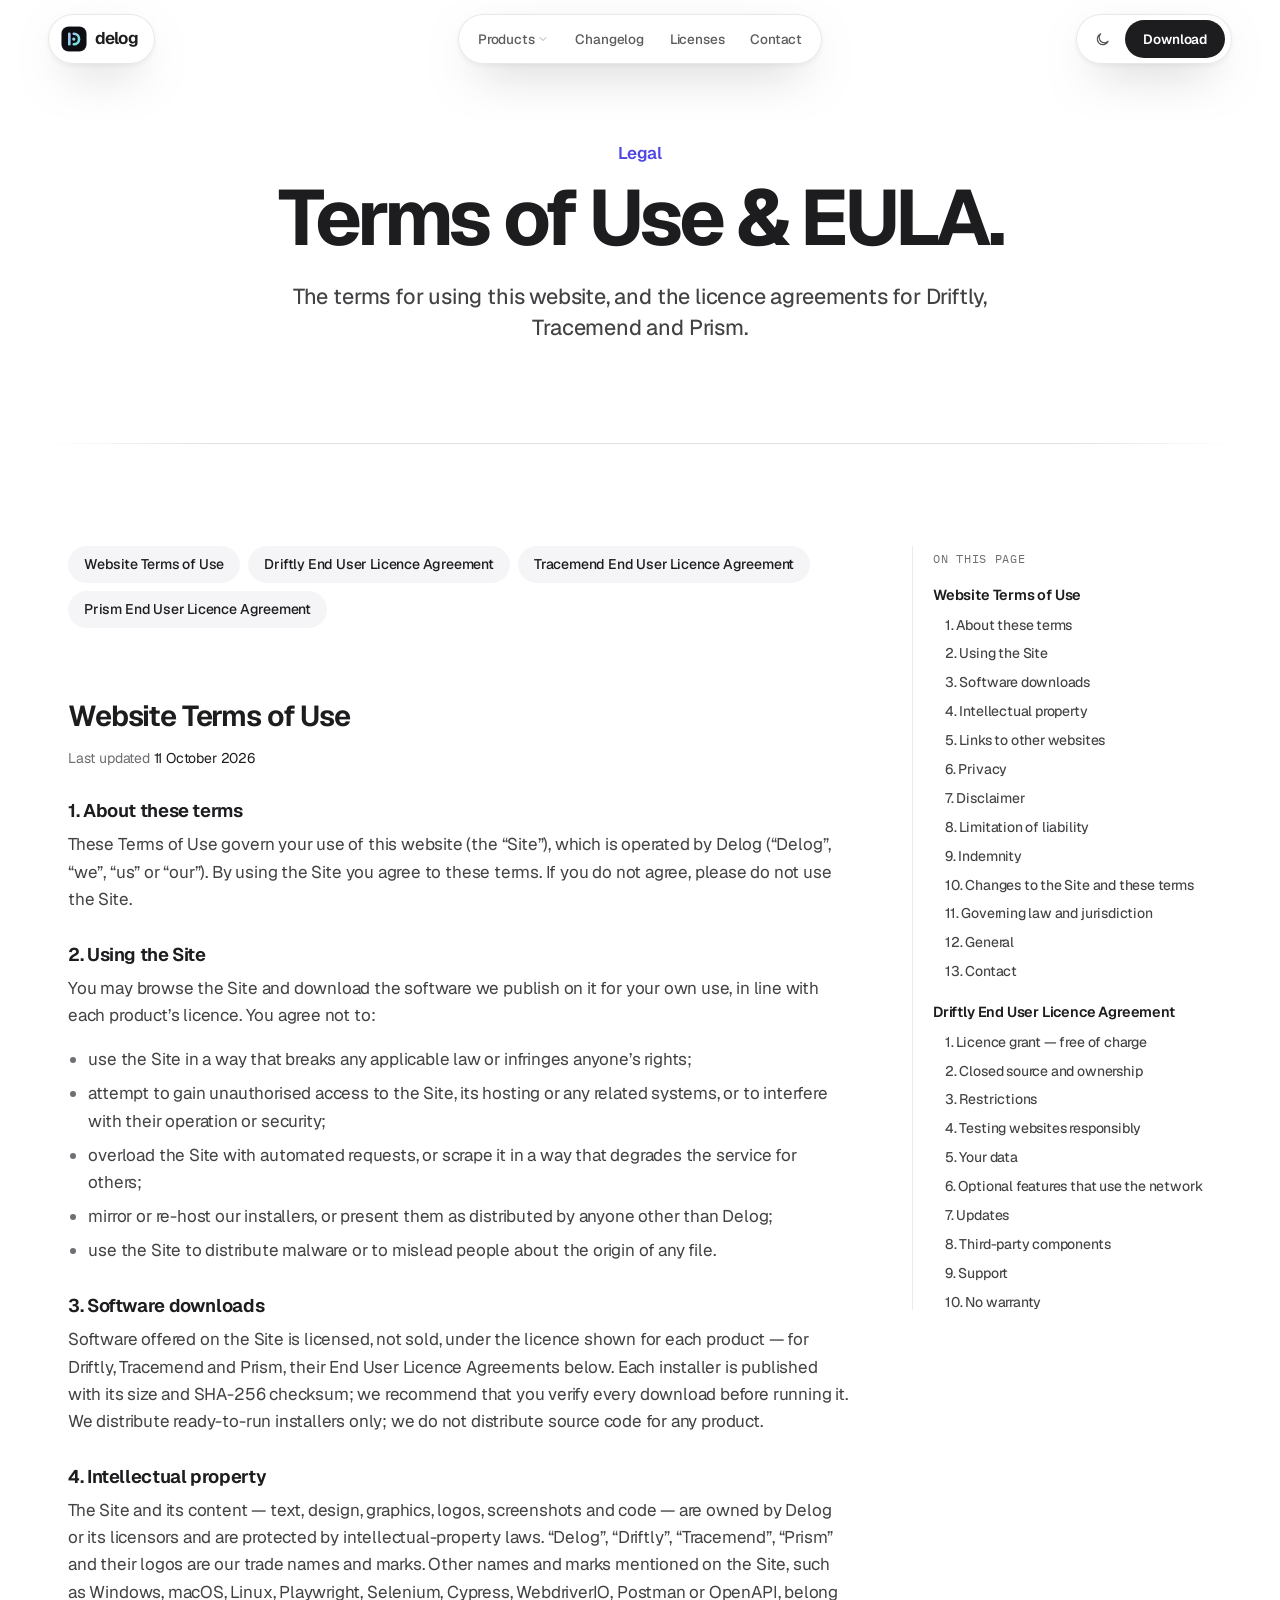
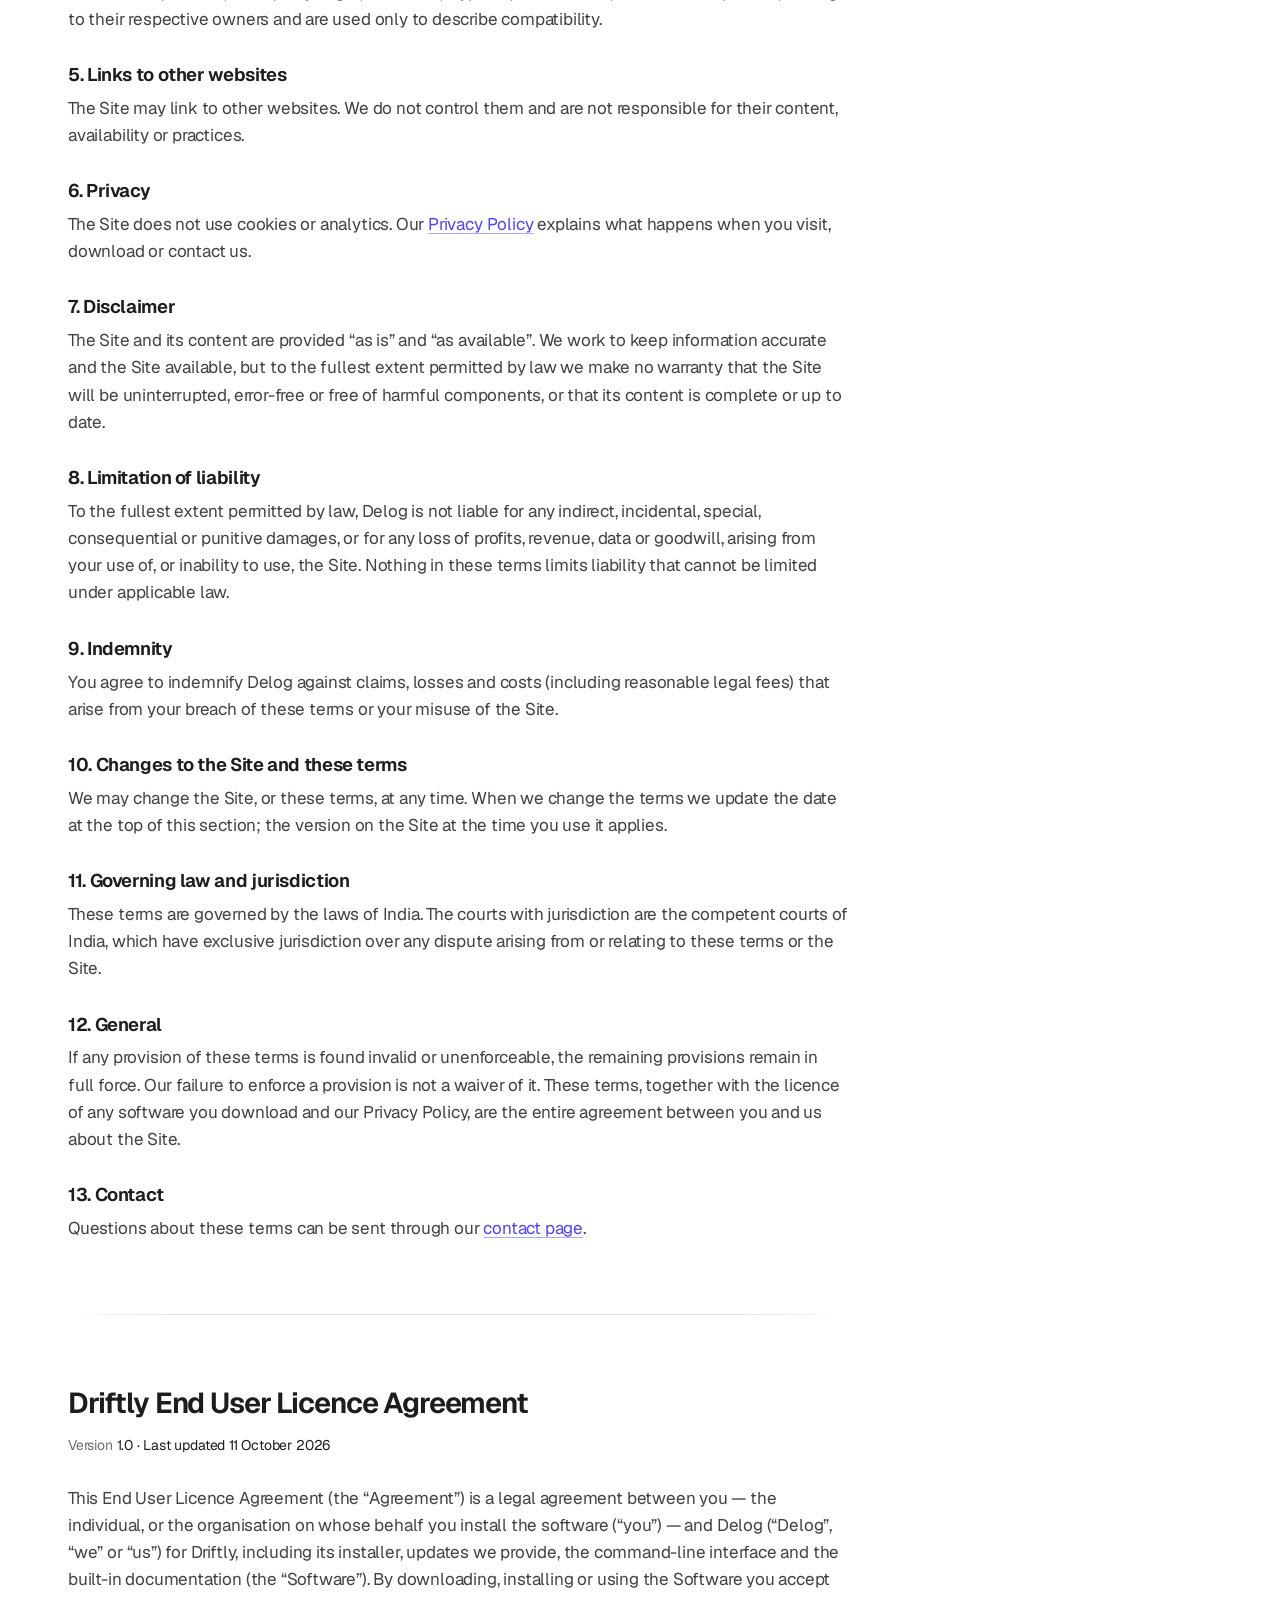
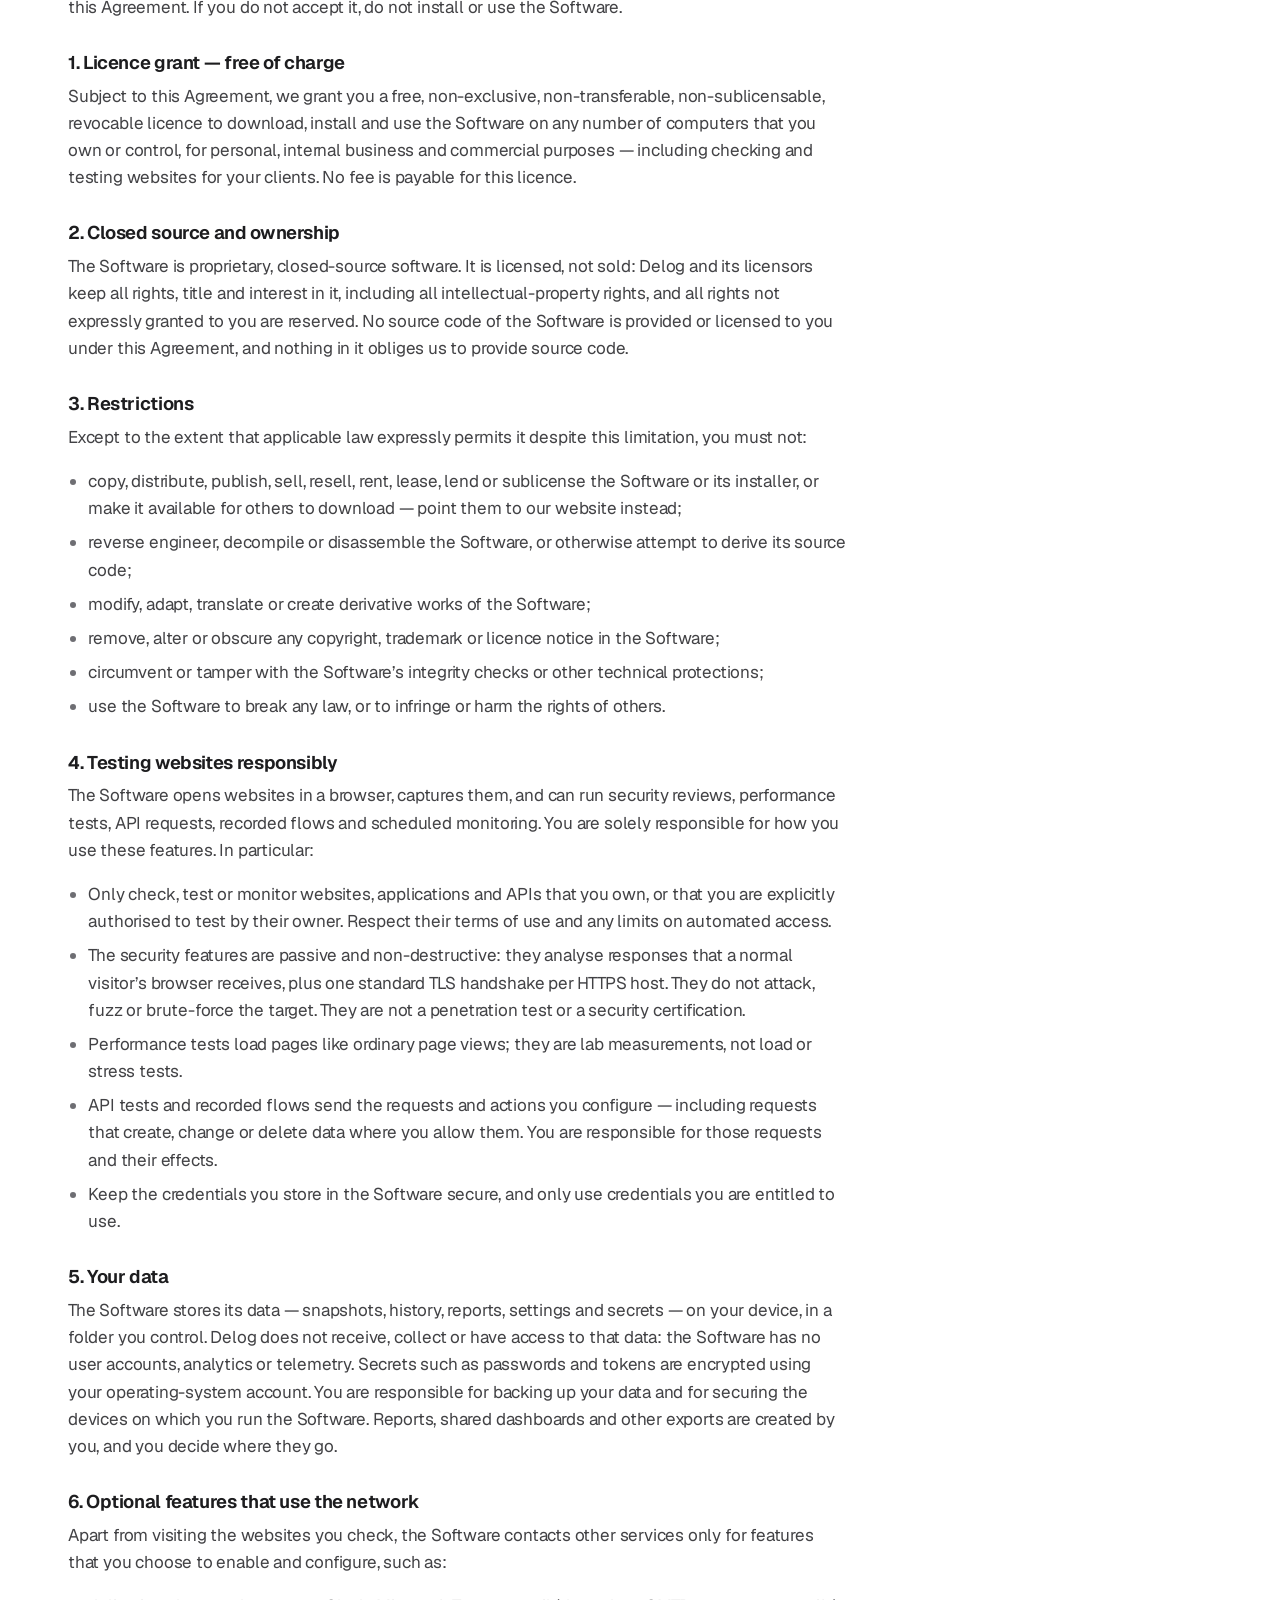
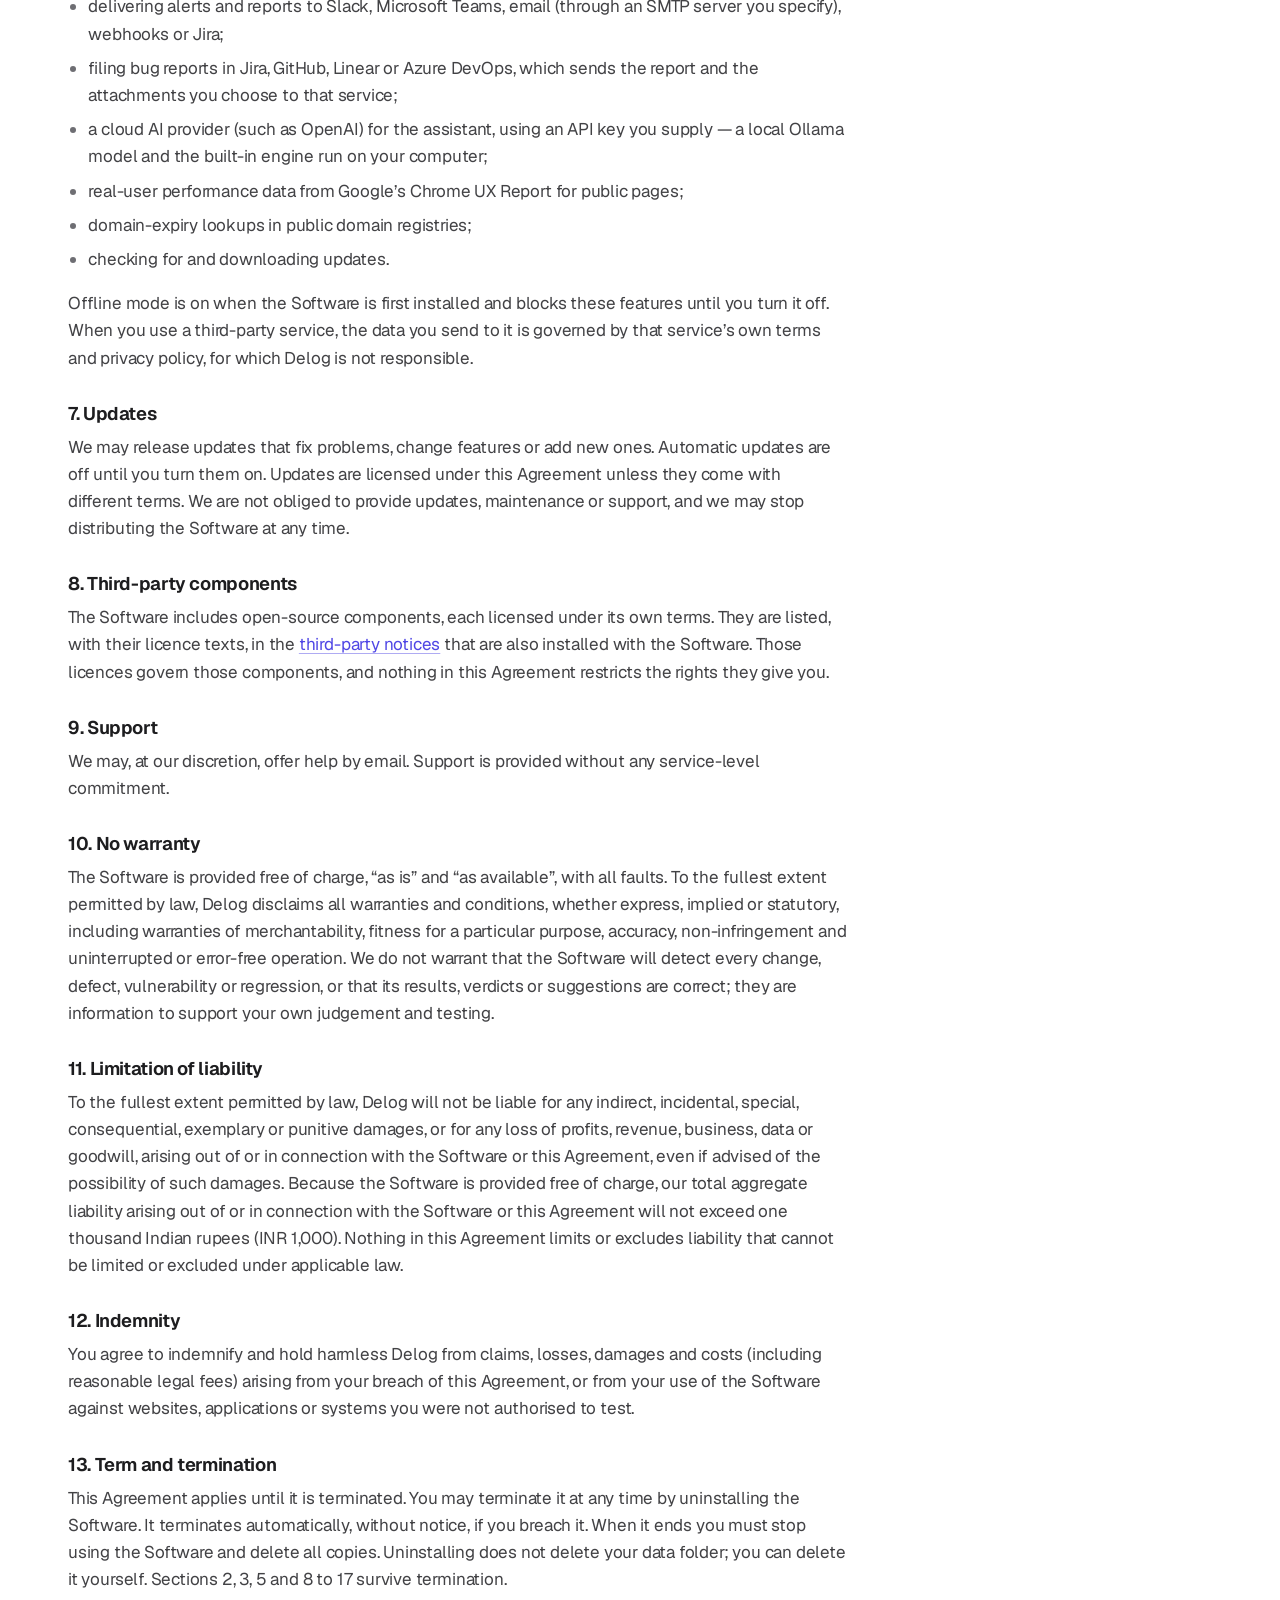
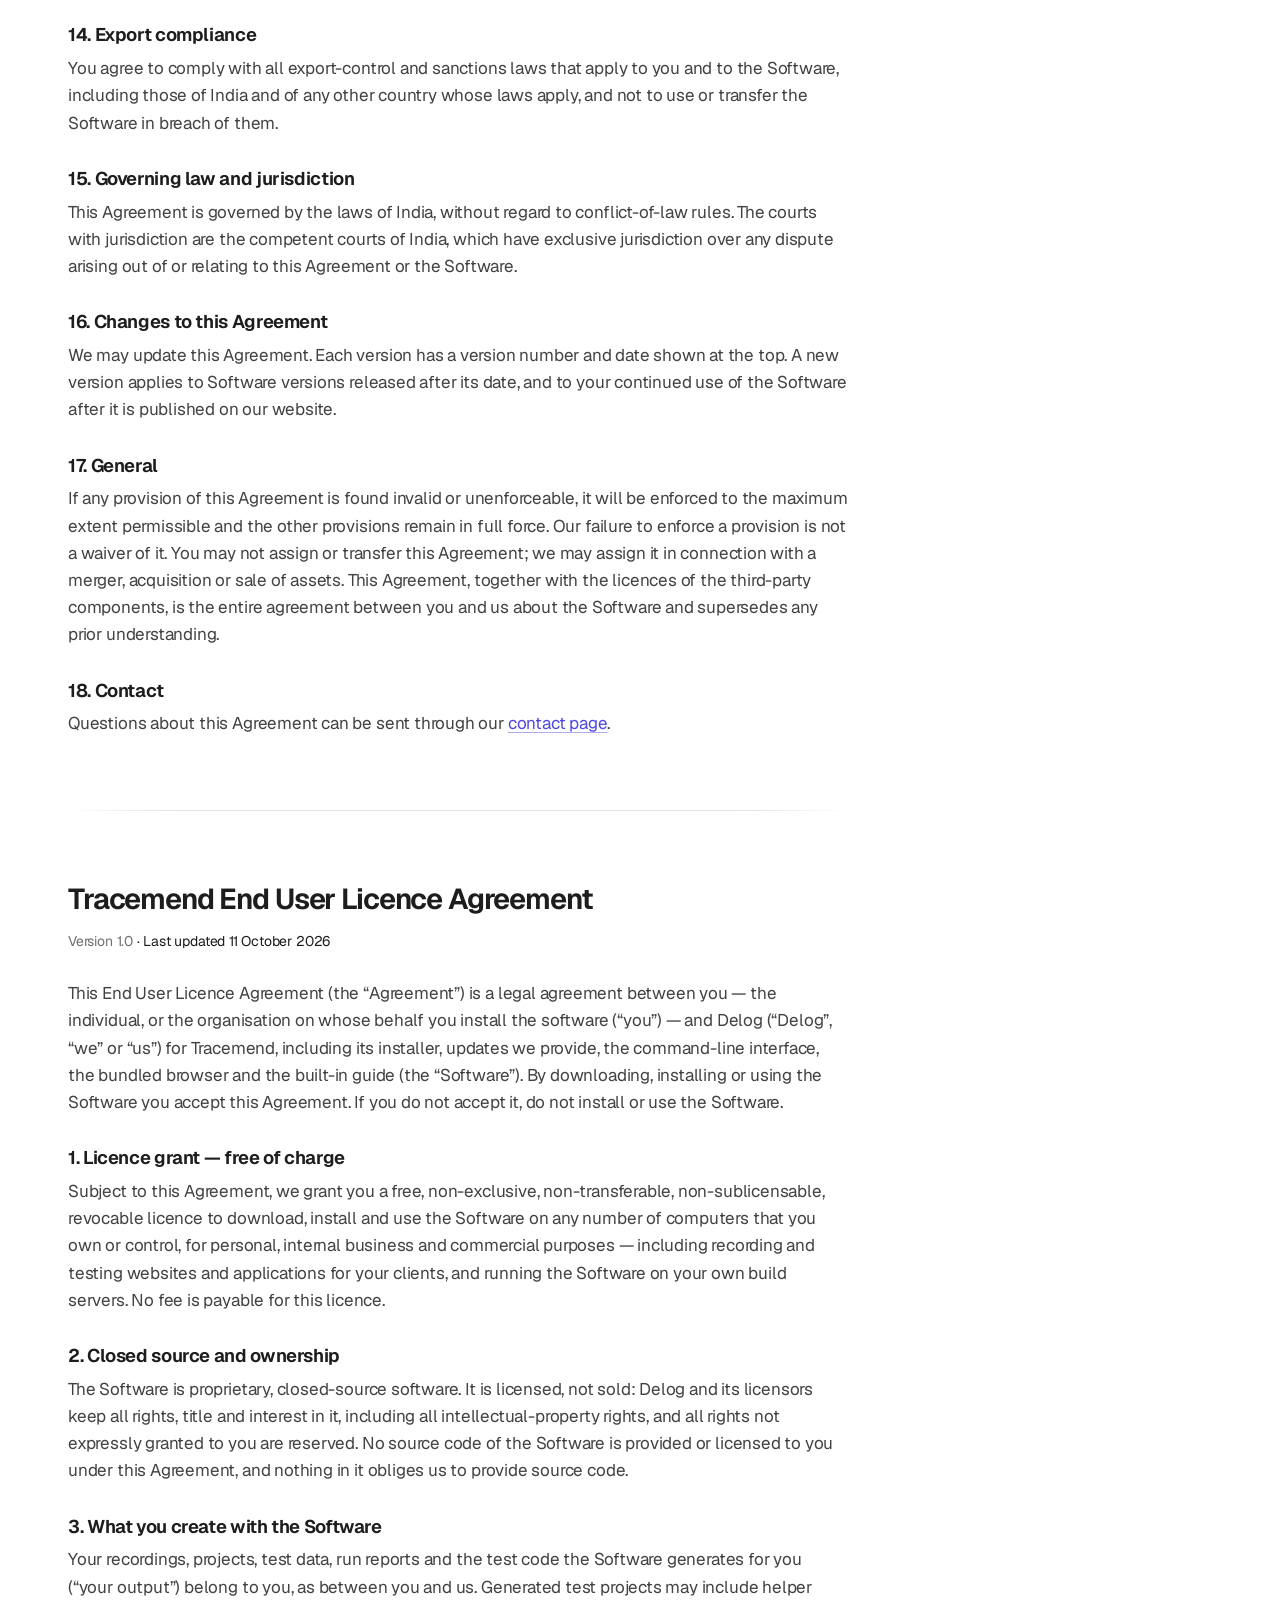
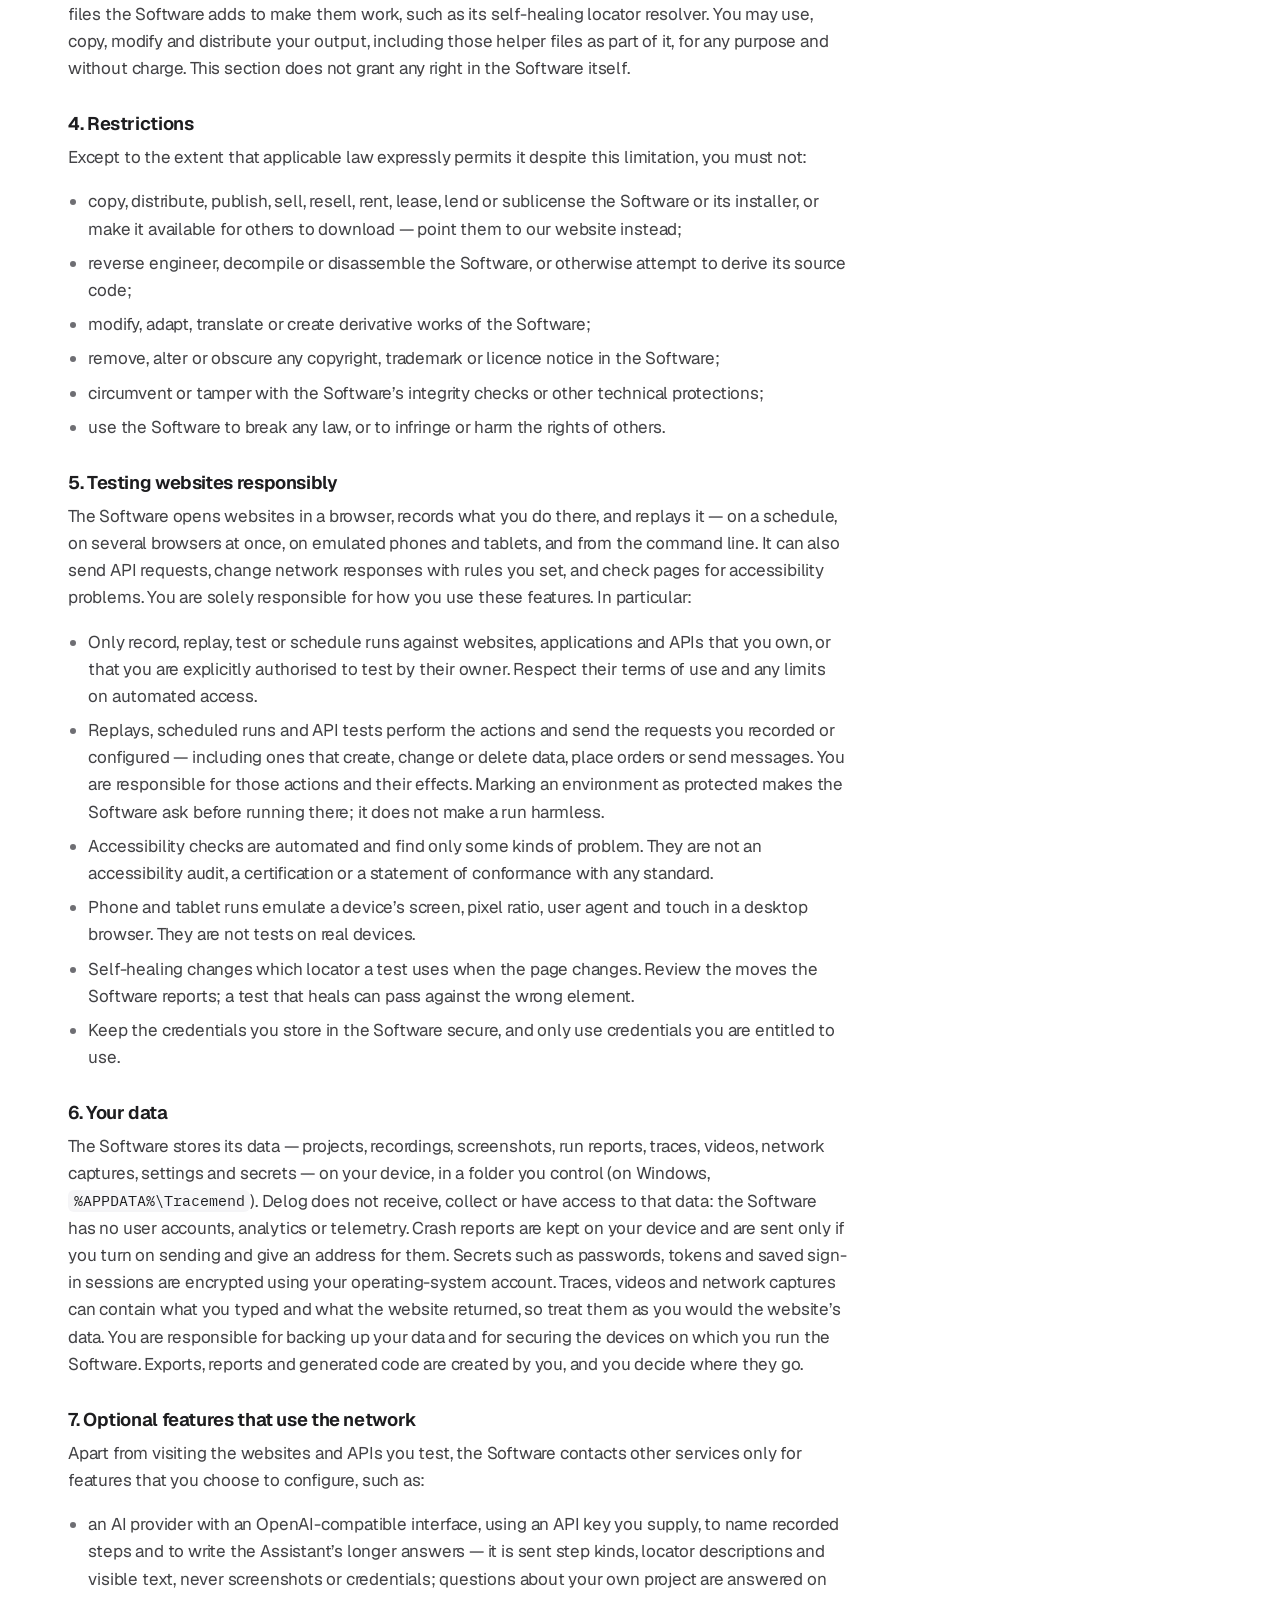
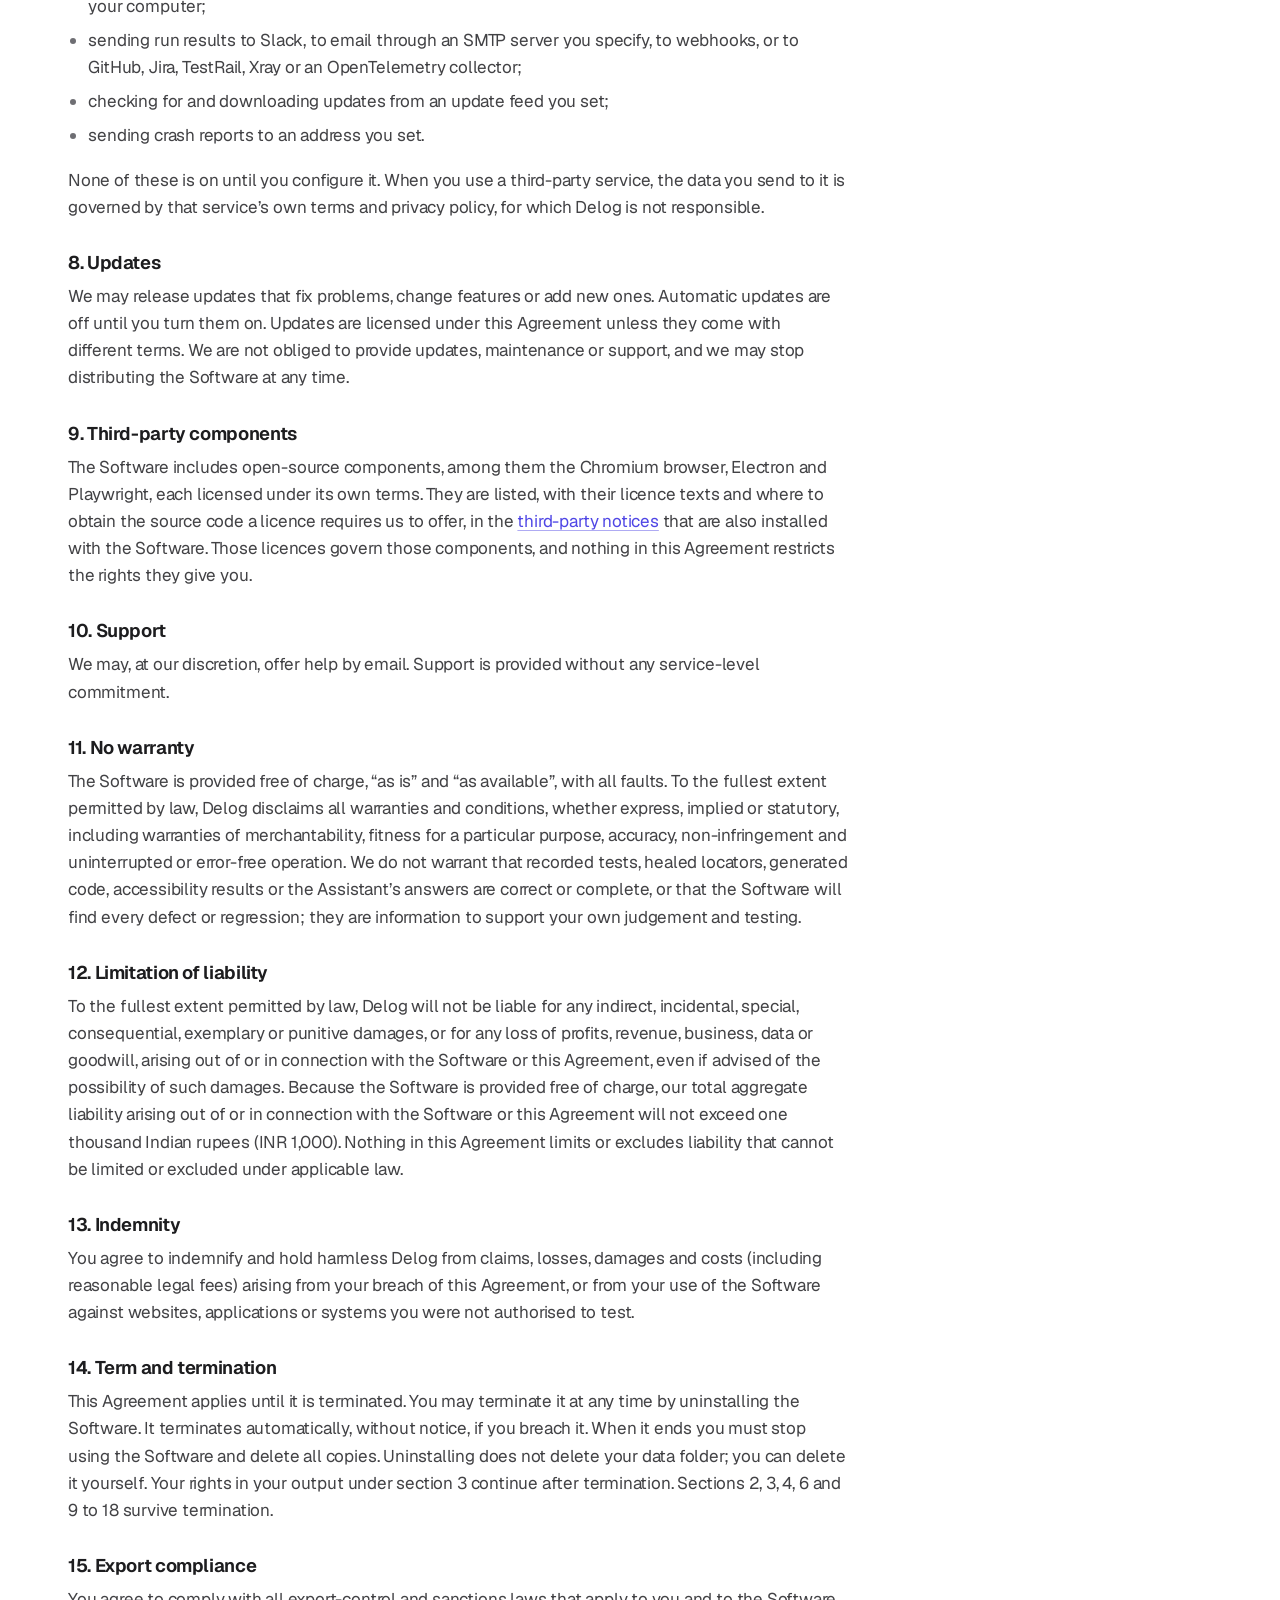
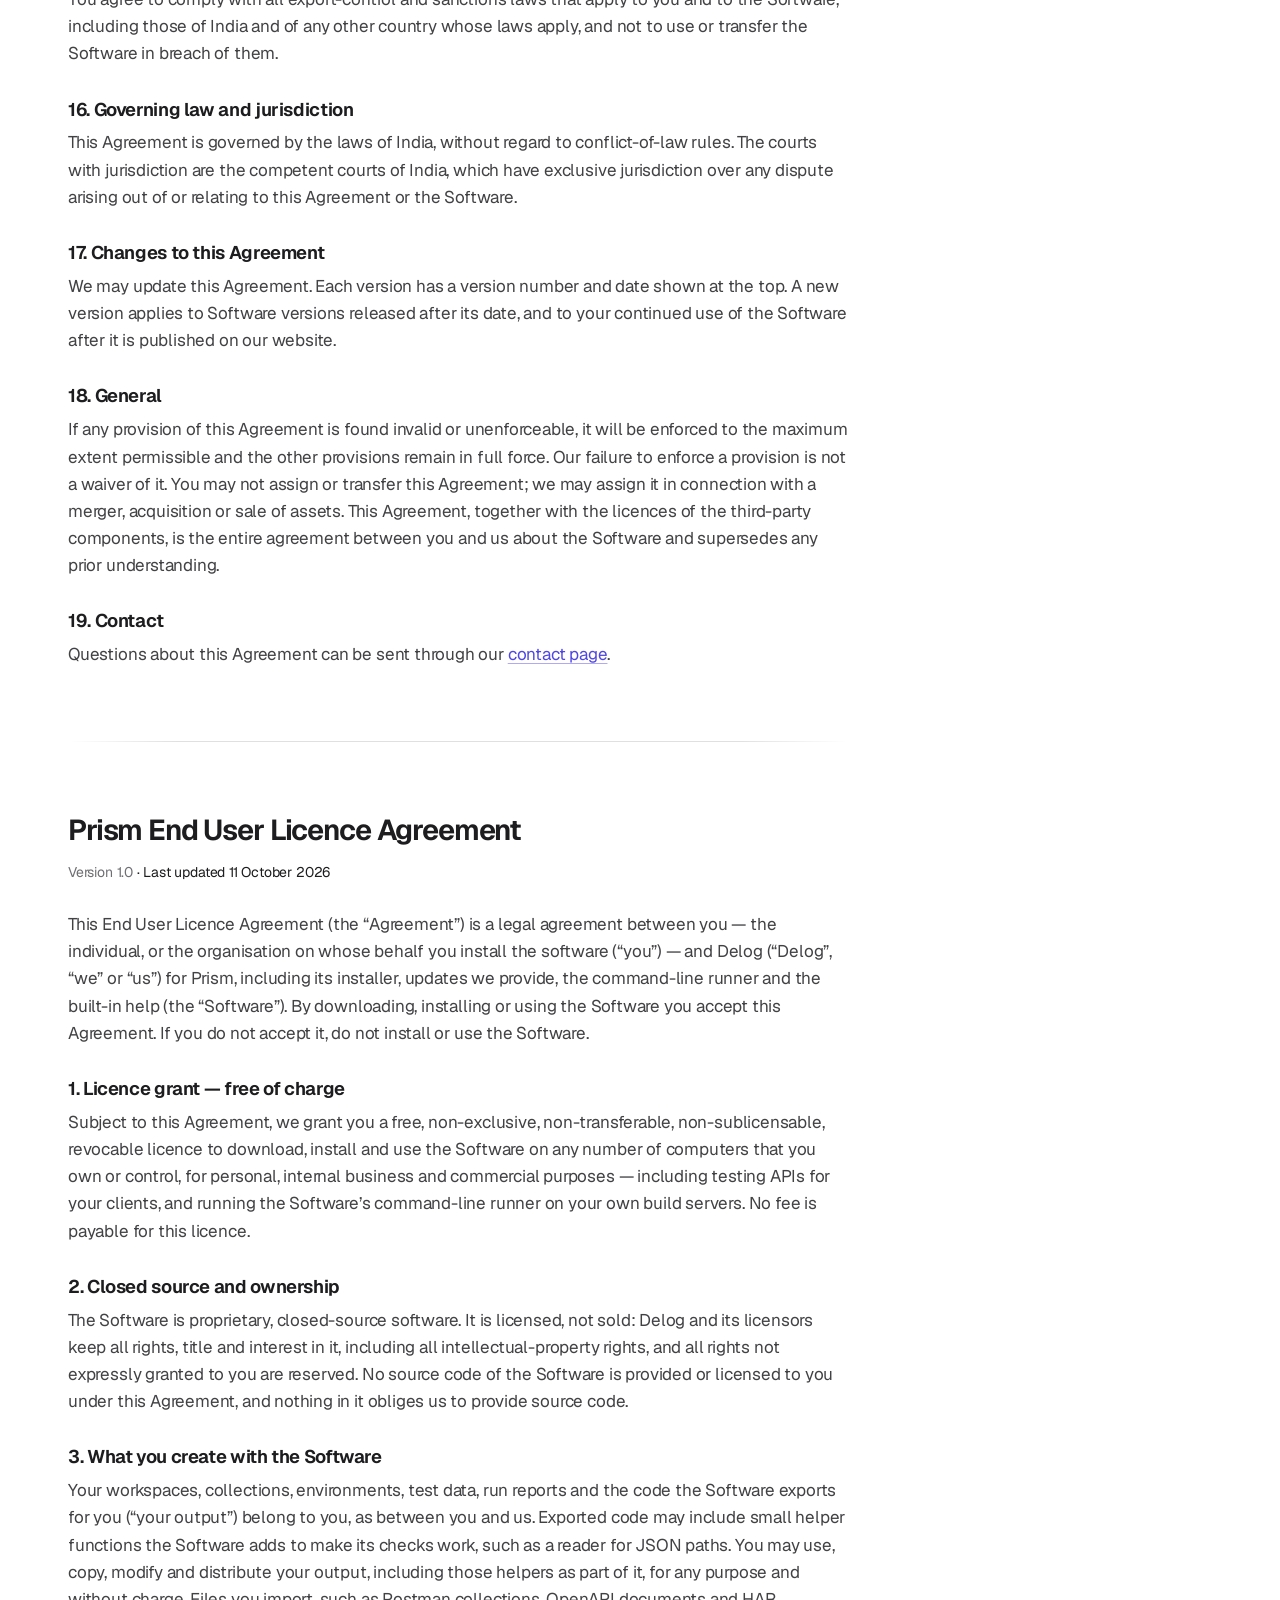
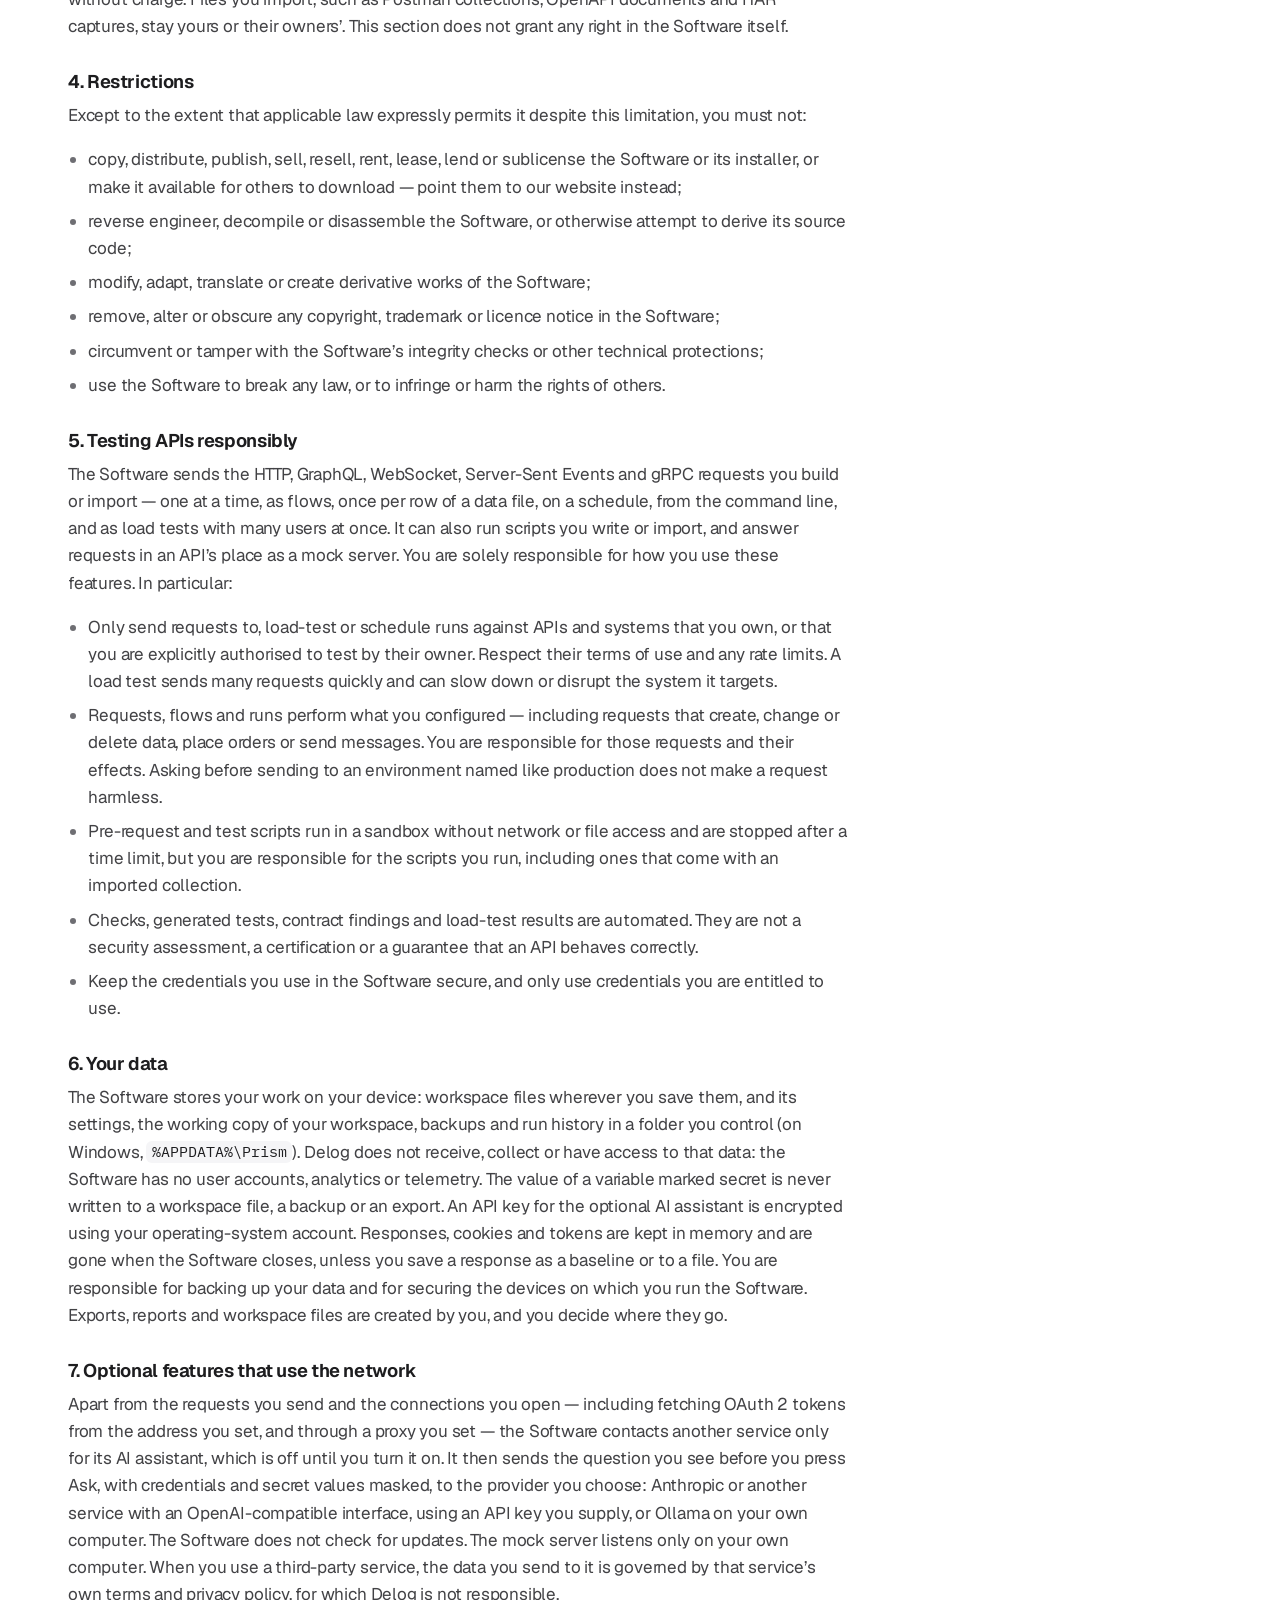
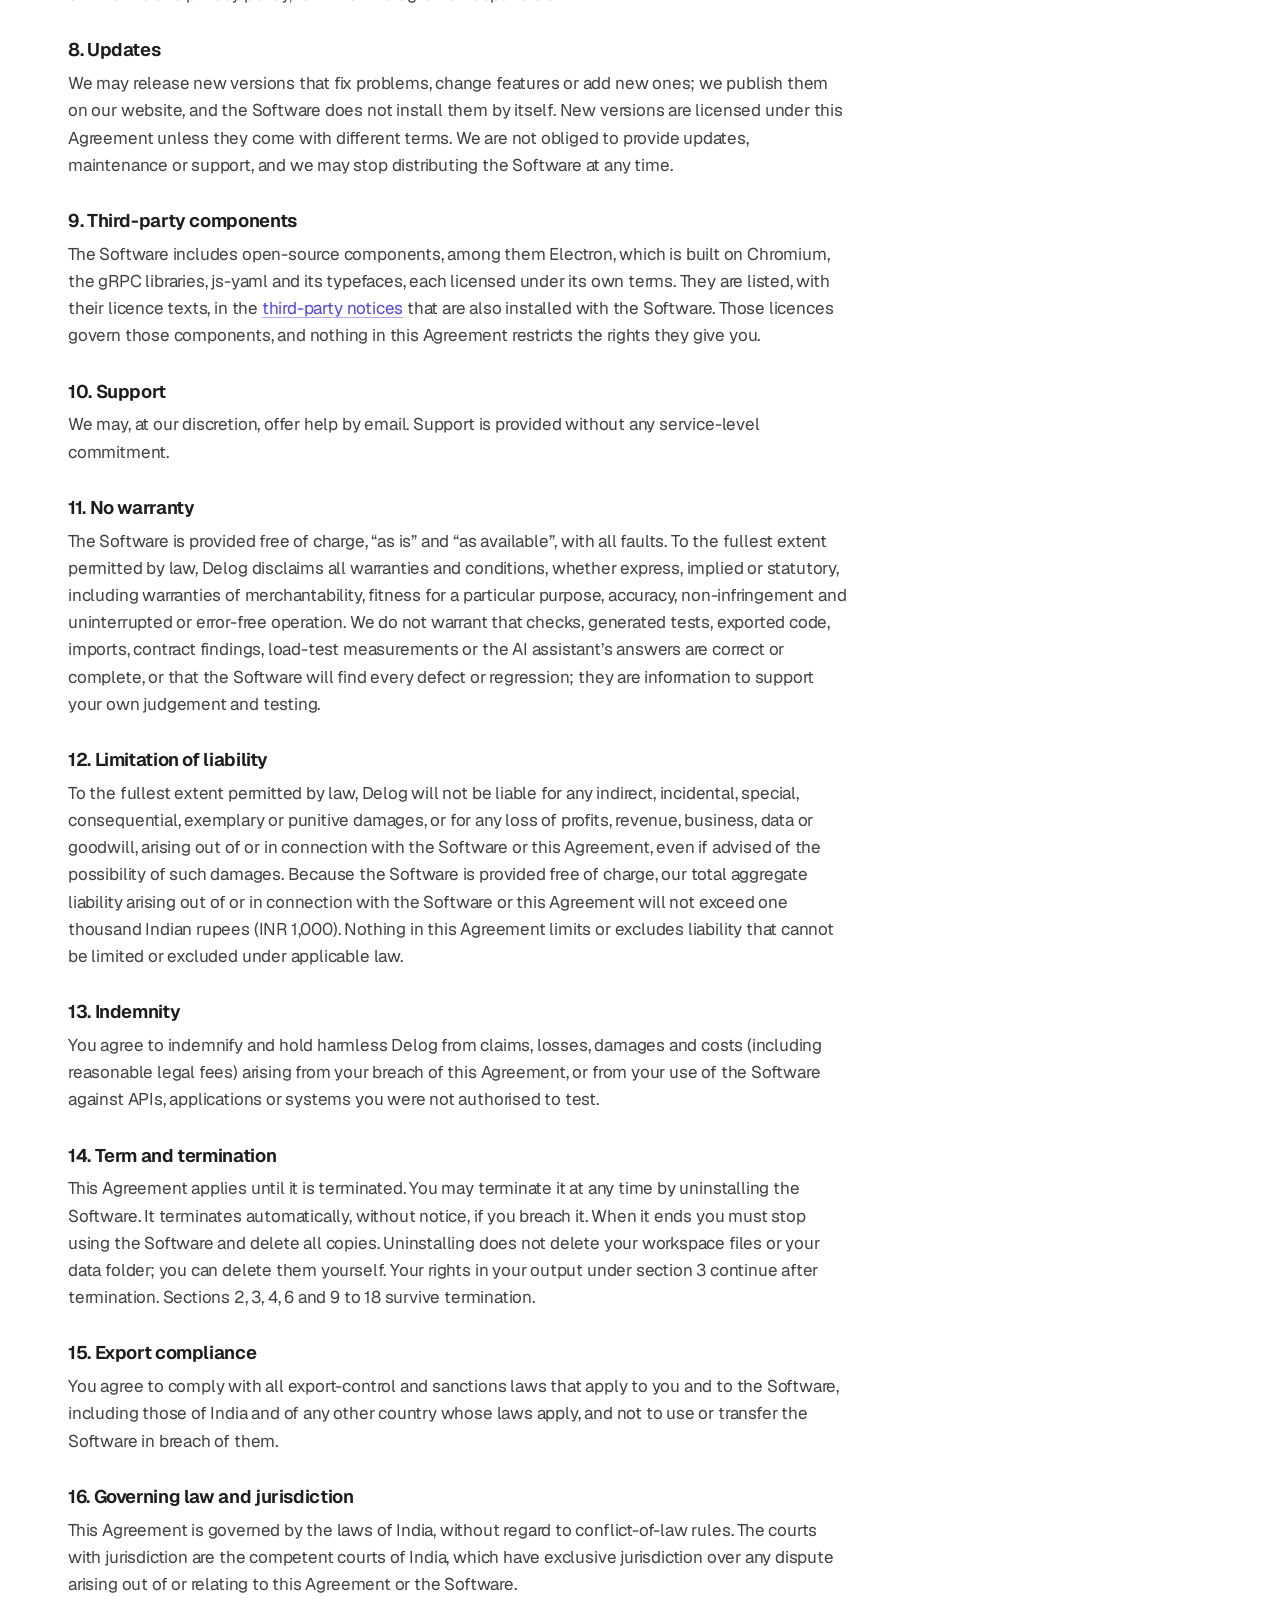
<file: terms.html>
<!doctype html>
<html lang="en">
<head>
<meta charset="utf-8">
<!-- @meta {"title":"Terms of Use & Driftly EULA · Delog","description":"The terms for using the Delog website and the End User Licence Agreement for Driftly: free to download, install and use, closed source, provided as is.","path":"terms.html"} -->
<title>Terms of Use &amp; Driftly EULA · Delog</title>
<meta name="description" content="The terms for using the Delog website and the End User Licence Agreement for Driftly: free to download, install and use, closed source, provided as is.">
<link rel="canonical" href="https://delog.example/terms.html">
<meta property="og:type" content="website">
<meta property="og:site_name" content="Delog">
<meta property="og:title" content="Terms of Use &amp; Driftly EULA · Delog">
<meta property="og:description" content="The terms for using the Delog website and the End User Licence Agreement for Driftly: free to download, install and use, closed source, provided as is.">
<meta property="og:url" content="https://delog.example/terms.html">
<meta property="og:image" content="https://delog.example/assets/img/og-default.png">
<meta property="og:image:width" content="1200">
<meta property="og:image:height" content="630">
<meta property="og:image:alt" content="Delog — Tools for teams that ship websites.">
<meta name="twitter:card" content="summary_large_image">
<!-- /@meta -->
<!-- @head -->
<meta name="viewport" content="width=device-width, initial-scale=1">
<meta name="color-scheme" content="light dark">
<meta name="theme-color" content="#060709" media="(prefers-color-scheme: dark)">
<meta name="theme-color" content="#f4f5f8" media="(prefers-color-scheme: light)">
<link rel="icon" href="favicon.ico" sizes="32x32">
<link rel="icon" href="assets/img/favicon.svg" type="image/svg+xml">
<link rel="apple-touch-icon" href="assets/img/apple-touch-icon.png">
<link rel="manifest" href="site.webmanifest">
<link rel="preload" href="assets/fonts/geist-latin-wght-normal.woff2" as="font" type="font/woff2" crossorigin>
<link rel="stylesheet" href="assets/css/site.css">
<link rel="stylesheet" href="assets/css/accents.css">
<script src="site.config.js"></script>
<script src="assets/js/theme.js"></script>
<!-- /@head -->
</head>
<body data-base="" data-page="terms">
<!-- @header -->
<a class="skip" href="#main">Skip to content</a>
<header class="pnav" data-pnav>
  <div class="pnav__in">
    <div class="pnav__isle pnav__brand">
      <a class="pnav__logo" href="index.html" aria-label="Delog — home"><svg class="logo__mark" viewBox="0 0 32 32" aria-hidden="true" focusable="false"><defs><linearGradient id="dlg-h" x1="7" y1="7" x2="25" y2="25" gradientUnits="userSpaceOnUse"><stop offset="0" stop-color="#bdbfff"/><stop offset="1" stop-color="#5eead4"/></linearGradient></defs><rect x=".5" y=".5" width="31" height="31" rx="9" fill="#0d0e14" stroke="#ffffff" stroke-opacity=".14"/><path d="M10.25 9.5v13" stroke="url(#dlg-h)" stroke-width="3.2" stroke-linecap="round"/><path d="M15.75 9.5a6.5 6.5 0 0 1 0 13" fill="none" stroke="url(#dlg-h)" stroke-width="3.2" stroke-linecap="round"/><circle cx="15.75" cy="16" r="2" fill="url(#dlg-h)"/></svg><span class="pnav__word">delog</span></a>
      
    </div>
    <div class="pnav__isle pnav__mid">
      <a class="pnav__mini pnav__mini--logo" href="index.html" aria-label="Delog — home" tabindex="-1"><svg class="logo__mark" viewBox="0 0 32 32" aria-hidden="true" focusable="false"><defs><linearGradient id="dlg-m" x1="7" y1="7" x2="25" y2="25" gradientUnits="userSpaceOnUse"><stop offset="0" stop-color="#bdbfff"/><stop offset="1" stop-color="#5eead4"/></linearGradient></defs><rect x=".5" y=".5" width="31" height="31" rx="9" fill="#0d0e14" stroke="#ffffff" stroke-opacity=".14"/><path d="M10.25 9.5v13" stroke="url(#dlg-m)" stroke-width="3.2" stroke-linecap="round"/><path d="M15.75 9.5a6.5 6.5 0 0 1 0 13" fill="none" stroke="url(#dlg-m)" stroke-width="3.2" stroke-linecap="round"/><circle cx="15.75" cy="16" r="2" fill="url(#dlg-m)"/></svg></a>
      <div class="pnav__groups">
        <nav class="pnav__group pnav__group--main" id="site-nav" aria-label="Main" data-glide>
          <span class="pnav__glide" aria-hidden="true"></span>
          <a class="pnav__drop" href="products.html" data-drop aria-haspopup="true" aria-expanded="false" aria-controls="nav-products">Products<svg class="i pnav__chev" viewBox="0 0 24 24" aria-hidden="true" focusable="false"><path d="m6 9 6 6 6-6"/></svg></a>
          <a href="changelog.html" data-nav="changelog" data-secondary>Changelog</a>
          <a href="licenses.html" data-nav="licenses" data-secondary>Licenses</a>
          <a href="contact.html" data-nav="contact">Contact</a>
        </nav>
        
        <div class="pmenu" id="nav-products" data-drop-panel hidden>
          <div class="pmenu__list">
          <a class="pmenu__item accent-driftly" href="products/driftly.html"><img src="assets/products/driftly/icon-128.png" alt="" width="28" height="28" loading="lazy" decoding="async"><span class="pmenu__t"><b>Driftly</b><span>Know if a release is safe to ship.</span></span></a>
          <a class="pmenu__item accent-tracemend" href="products/tracemend.html"><img src="assets/products/tracemend/icon-128.png" alt="" width="28" height="28" loading="lazy" decoding="async"><span class="pmenu__t"><b>Tracemend</b><span>Build the test suite you keep.</span></span></a>
          <a class="pmenu__item accent-prism" href="products/prism.html"><img src="assets/products/prism/icon-128.png" alt="" width="28" height="28" loading="lazy" decoding="async"><span class="pmenu__t"><b>Prism</b><span>Test your API, flow by flow.</span></span></a>
          </div>
          <a class="pmenu__all" href="products.html">All products<svg class="i" viewBox="0 0 24 24" aria-hidden="true" focusable="false"><path d="m9 6 6 6-6 6"/></svg></a>
        </div>
      </div>
      <a class="pnav__mini pnav__mini--cta" href="download.html" tabindex="-1">Download</a>
    </div>
    <div class="pnav__isle pnav__actions">
      <button class="pnav__icon pnav__theme" type="button" data-theme-toggle aria-label="Switch theme"><svg class="i i--sun" viewBox="0 0 24 24" aria-hidden="true" focusable="false"><circle cx="12" cy="12" r="4"/><path d="M12 2.5v2M12 19.5v2M4.6 4.6 6 6M18 18l1.4 1.4M2.5 12h2M19.5 12h2M4.6 19.4 6 18M18 6l1.4-1.4"/></svg><svg class="i i--moon" viewBox="0 0 24 24" aria-hidden="true" focusable="false"><path d="M20 14.5A8 8 0 1 1 9.5 4a6.5 6.5 0 0 0 10.5 10.5z"/></svg></button>
      <a class="pnav__cta" href="download.html" data-nav="download">Download</a>
      <button class="pnav__icon pnav__menu" type="button" data-nav-toggle aria-expanded="false" aria-controls="site-sheet" aria-label="Open menu"><span class="burger" aria-hidden="true"><i></i><i></i></span></button>
    </div>
  </div>
</header>
<div class="sheet-scrim" data-sheet-close hidden></div>
<div class="sheet" id="site-sheet" role="dialog" aria-modal="true" aria-label="Menu" hidden>
  <span class="sheet__grab" aria-hidden="true"></span>
  <nav class="sheet__links" aria-label="Menu">
    <a href="products/driftly.html" data-nav="driftly"><img src="assets/products/driftly/icon-128.png" alt="" width="22" height="22" loading="lazy" decoding="async">Driftly</a>
    <a href="products/tracemend.html" data-nav="tracemend"><img src="assets/products/tracemend/icon-128.png" alt="" width="22" height="22" loading="lazy" decoding="async">Tracemend</a>
    <a href="products/prism.html" data-nav="prism"><img src="assets/products/prism/icon-128.png" alt="" width="22" height="22" loading="lazy" decoding="async">Prism</a>
    <a href="products.html" data-nav="products"><svg class="i" viewBox="0 0 24 24" aria-hidden="true" focusable="false"><path d="M12 3 20 7.5v9L12 21 4 16.5v-9z"/><path d="m4 7.5 8 4.5 8-4.5M12 12v9"/></svg>Products</a>
    <a href="changelog.html" data-nav="changelog"><svg class="i" viewBox="0 0 24 24" aria-hidden="true" focusable="false"><path d="M9 6.5h11M9 12h11M9 17.5h7"/><path d="M4.5 6.5h.01M4.5 12h.01M4.5 17.5h.01"/></svg>Changelog</a>
    <a href="licenses.html" data-nav="licenses"><svg class="i" viewBox="0 0 24 24" aria-hidden="true" focusable="false"><path d="M12 4v16M8 20h8M5 7.5h14"/><path d="m5 7.5-2.5 6a2.5 2.5 0 0 0 5 0zM19 7.5l-2.5 6a2.5 2.5 0 0 0 5 0z"/></svg>Licenses</a>
    <a href="contact.html" data-nav="contact"><svg class="i" viewBox="0 0 24 24" aria-hidden="true" focusable="false"><rect x="3" y="5" width="18" height="14" rx="2.5"/><path d="m4 7 8 6 8-6"/></svg>Contact</a>
  </nav>
  
  <div class="sheet__foot">
    <div class="theme-seg" role="group" aria-label="Theme">
      <button type="button" data-theme-set="system" aria-pressed="true"><svg class="i" viewBox="0 0 24 24" aria-hidden="true" focusable="false"><rect x="3" y="4" width="18" height="12" rx="2"/><path d="M8 20h8M12 16v4"/></svg>Auto</button>
      <button type="button" data-theme-set="light" aria-pressed="false"><svg class="i" viewBox="0 0 24 24" aria-hidden="true" focusable="false"><circle cx="12" cy="12" r="4"/><path d="M12 2.5v2M12 19.5v2M4.6 4.6 6 6M18 18l1.4 1.4M2.5 12h2M19.5 12h2M4.6 19.4 6 18M18 6l1.4-1.4"/></svg>Light</button>
      <button type="button" data-theme-set="dark" aria-pressed="false"><svg class="i" viewBox="0 0 24 24" aria-hidden="true" focusable="false"><path d="M20 14.5A8 8 0 1 1 9.5 4a6.5 6.5 0 0 0 10.5 10.5z"/></svg>Dark</button>
    </div>
    <a class="btn btn--primary" href="download.html">Download</a>
  </div>
</div>
<!-- /@header -->
<!--
  Names, addresses, emails, dates, the EULA version and the courts below come from site.config.js
  (elements with data-cfg / data-cfg-if / data-email). Fill that file in and run
  `node tools/build-pages.mjs`. Have the text reviewed by a lawyer before relying on it.
-->
<main id="main">
  <section class="page-head">
    <div class="mesh" aria-hidden="true"></div>
    <div class="container narrow">
      <p class="eyebrow">Legal</p>
      <h1 class="page-title">Terms of Use &amp; EULA.</h1>
      <p class="lead">The terms for using this website, and the licence agreements for Driftly, Tracemend and Prism.</p>
    </div>
  </section>
  <div class="container rule-wrap" aria-hidden="true"><div class="rule"></div></div>

  <div class="container narrow doc">
    <ul class="toc" aria-label="On this page">
      <li><a href="#website-terms">Website Terms of Use</a></li>
      <li><a href="#eula">Driftly End User Licence Agreement</a></li>
      <li><a href="#eula-tracemend">Tracemend End User Licence Agreement</a></li>
      <li><a href="#eula-prism">Prism End User Licence Agreement</a></li>
    </ul>
    <div class="prose">

      <h2 id="website-terms">Website Terms of Use</h2>
      <p class="doc-meta" data-cfg-if="termsDate">Last updated <span data-cfg="termsDate">11 October 2026</span></p>

      <h3 id="website-terms-1-about-these-terms">1. About these terms</h3>
      <p>These Terms of Use govern your use of this website (the “Site”), which is operated by <span data-cfg="entity">Delog</span> (“<span data-cfg="company">Delog</span>”, “we”, “us” or “our”). By using the Site you agree to these terms. If you do not agree, please do not use the Site.</p>

      <h3 id="website-terms-2-using-the-site">2. Using the Site</h3>
      <p>You may browse the Site and download the software we publish on it for your own use, in line with each product’s licence. You agree not to:</p>
      <ul>
        <li>use the Site in a way that breaks any applicable law or infringes anyone’s rights;</li>
        <li>attempt to gain unauthorised access to the Site, its hosting or any related systems, or to interfere with their operation or security;</li>
        <li>overload the Site with automated requests, or scrape it in a way that degrades the service for others;</li>
        <li>mirror or re-host our installers, or present them as distributed by anyone other than <span data-cfg="company">Delog</span>;</li>
        <li>use the Site to distribute malware or to mislead people about the origin of any file.</li>
      </ul>

      <h3 id="website-terms-3-software-downloads">3. Software downloads</h3>
      <p>Software offered on the Site is licensed, not sold, under the licence shown for each product — for Driftly, Tracemend and Prism, their End User Licence Agreements below. Each installer is published with its size and SHA-256 checksum; we recommend that you verify every download before running it. We distribute ready-to-run installers only; we do not distribute source code for any product.</p>

      <h3 id="website-terms-4-intellectual-property">4. Intellectual property</h3>
      <p>The Site and its content — text, design, graphics, logos, screenshots and code — are owned by <span data-cfg="legal">Delog</span> or its licensors and are protected by intellectual-property laws. “<span data-cfg="company">Delog</span>”, “Driftly”, “Tracemend”, “Prism” and their logos are our trade names and marks. Other names and marks mentioned on the Site, such as Windows, macOS, Linux, Playwright, Selenium, Cypress, WebdriverIO, Postman or OpenAPI, belong to their respective owners and are used only to describe compatibility.</p>

      <h3 id="website-terms-5-links-to-other-websites">5. Links to other websites</h3>
      <p>The Site may link to other websites. We do not control them and are not responsible for their content, availability or practices.</p>

      <h3 id="website-terms-6-privacy">6. Privacy</h3>
      <p>The Site does not use cookies or analytics. Our <a href="privacy.html">Privacy Policy</a> explains what happens when you visit, download or contact us.</p>

      <h3 id="website-terms-7-disclaimer">7. Disclaimer</h3>
      <p>The Site and its content are provided “as is” and “as available”. We work to keep information accurate and the Site available, but to the fullest extent permitted by law we make no warranty that the Site will be uninterrupted, error-free or free of harmful components, or that its content is complete or up to date.</p>

      <h3 id="website-terms-8-limitation-of-liability">8. Limitation of liability</h3>
      <p>To the fullest extent permitted by law, <span data-cfg="legal">Delog</span> is not liable for any indirect, incidental, special, consequential or punitive damages, or for any loss of profits, revenue, data or goodwill, arising from your use of, or inability to use, the Site. Nothing in these terms limits liability that cannot be limited under applicable law.</p>

      <h3 id="website-terms-9-indemnity">9. Indemnity</h3>
      <p>You agree to indemnify <span data-cfg="legal">Delog</span> against claims, losses and costs (including reasonable legal fees) that arise from your breach of these terms or your misuse of the Site.</p>

      <h3 id="website-terms-10-changes-to-the-site-and-these-terms">10. Changes to the Site and these terms</h3>
      <p>We may change the Site, or these terms, at any time. When we change the terms we update the date at the top of this section; the version on the Site at the time you use it applies.</p>

      <h3 id="website-terms-11-governing-law-and-jurisdiction">11. Governing law and jurisdiction</h3>
      <p>These terms are governed by the laws of India. The courts with jurisdiction are <span data-cfg="jurisdiction">the competent courts of India</span>, which have exclusive jurisdiction over any dispute arising from or relating to these terms or the Site.</p>

      <h3 id="website-terms-12-general">12. General</h3>
      <p>If any provision of these terms is found invalid or unenforceable, the remaining provisions remain in full force. Our failure to enforce a provision is not a waiver of it. These terms, together with the licence of any software you download and our Privacy Policy, are the entire agreement between you and us about the Site.</p>

      <h3 id="website-terms-13-contact">13. Contact</h3>
      <p data-cfg-if="email.legal" hidden>Questions about these terms: <a href="contact.html" data-email="legal" data-subject="Terms of Use" data-email-text hidden>legal email</a>.</p>
      <p data-cfg-unless="email.legal">Questions about these terms can be sent through our <a href="contact.html">contact page</a>.</p>
      <p data-cfg-if="address" hidden><span data-cfg="legal">Delog</span>, <span data-cfg="address"></span></p>

      <hr>

      <h2 id="eula">Driftly End User Licence Agreement</h2>
      <p class="doc-meta">Version <span data-cfg="eulaVersion">1.0</span><span data-cfg-if="termsDate"> · Last updated <span data-cfg="termsDate">11 October 2026</span></span></p>

      <p>This End User Licence Agreement (the “Agreement”) is a legal agreement between you — the individual, or the organisation on whose behalf you install the software (“you”) — and <span data-cfg="entity">Delog</span> (“<span data-cfg="company">Delog</span>”, “we” or “us”) for Driftly, including its installer, updates we provide, the command-line interface and the built-in documentation (the “Software”). By downloading, installing or using the Software you accept this Agreement. If you do not accept it, do not install or use the Software.</p>

      <h3 id="eula-1-licence-grant-free-of-charge">1. Licence grant — free of charge</h3>
      <p>Subject to this Agreement, we grant you a free, non-exclusive, non-transferable, non-sublicensable, revocable licence to download, install and use the Software on any number of computers that you own or control, for personal, internal business and commercial purposes — including checking and testing websites for your clients. No fee is payable for this licence.</p>

      <h3 id="eula-2-closed-source-and-ownership">2. Closed source and ownership</h3>
      <p>The Software is proprietary, closed-source software. It is licensed, not sold: <span data-cfg="legal">Delog</span> and its licensors keep all rights, title and interest in it, including all intellectual-property rights, and all rights not expressly granted to you are reserved. No source code of the Software is provided or licensed to you under this Agreement, and nothing in it obliges us to provide source code.</p>

      <h3 id="eula-3-restrictions">3. Restrictions</h3>
      <p>Except to the extent that applicable law expressly permits it despite this limitation, you must not:</p>
      <ul>
        <li>copy, distribute, publish, sell, resell, rent, lease, lend or sublicense the Software or its installer, or make it available for others to download — point them to our website instead;</li>
        <li>reverse engineer, decompile or disassemble the Software, or otherwise attempt to derive its source code;</li>
        <li>modify, adapt, translate or create derivative works of the Software;</li>
        <li>remove, alter or obscure any copyright, trademark or licence notice in the Software;</li>
        <li>circumvent or tamper with the Software’s integrity checks or other technical protections;</li>
        <li>use the Software to break any law, or to infringe or harm the rights of others.</li>
      </ul>

      <h3 id="eula-4-testing-websites-responsibly">4. Testing websites responsibly</h3>
      <p>The Software opens websites in a browser, captures them, and can run security reviews, performance tests, API requests, recorded flows and scheduled monitoring. You are solely responsible for how you use these features. In particular:</p>
      <ul>
        <li>Only check, test or monitor websites, applications and APIs that you own, or that you are explicitly authorised to test by their owner. Respect their terms of use and any limits on automated access.</li>
        <li>The security features are passive and non-destructive: they analyse responses that a normal visitor’s browser receives, plus one standard TLS handshake per HTTPS host. They do not attack, fuzz or brute-force the target. They are not a penetration test or a security certification.</li>
        <li>Performance tests load pages like ordinary page views; they are lab measurements, not load or stress tests.</li>
        <li>API tests and recorded flows send the requests and actions you configure — including requests that create, change or delete data where you allow them. You are responsible for those requests and their effects.</li>
        <li>Keep the credentials you store in the Software secure, and only use credentials you are entitled to use.</li>
      </ul>

      <h3 id="eula-5-your-data">5. Your data</h3>
      <p>The Software stores its data — snapshots, history, reports, settings and secrets — on your device, in a folder you control. <span data-cfg="company">Delog</span> does not receive, collect or have access to that data: the Software has no user accounts, analytics or telemetry. Secrets such as passwords and tokens are encrypted using your operating-system account. You are responsible for backing up your data and for securing the devices on which you run the Software. Reports, shared dashboards and other exports are created by you, and you decide where they go.</p>

      <h3 id="eula-6-optional-features-that-use-the-network">6. Optional features that use the network</h3>
      <p>Apart from visiting the websites you check, the Software contacts other services only for features that you choose to enable and configure, such as:</p>
      <ul>
        <li>delivering alerts and reports to Slack, Microsoft Teams, email (through an SMTP server you specify), webhooks or Jira;</li>
        <li>filing bug reports in Jira, GitHub, Linear or Azure DevOps, which sends the report and the attachments you choose to that service;</li>
        <li>a cloud AI provider (such as OpenAI) for the assistant, using an API key you supply — a local Ollama model and the built-in engine run on your computer;</li>
        <li>real-user performance data from Google’s Chrome UX Report for public pages;</li>
        <li>domain-expiry lookups in public domain registries;</li>
        <li>checking for and downloading updates.</li>
      </ul>
      <p>Offline mode is on when the Software is first installed and blocks these features until you turn it off. When you use a third-party service, the data you send to it is governed by that service’s own terms and privacy policy, for which <span data-cfg="company">Delog</span> is not responsible.</p>

      <h3 id="eula-7-updates">7. Updates</h3>
      <p>We may release updates that fix problems, change features or add new ones. Automatic updates are off until you turn them on. Updates are licensed under this Agreement unless they come with different terms. We are not obliged to provide updates, maintenance or support, and we may stop distributing the Software at any time.</p>

      <h3 id="eula-8-third-party-components">8. Third-party components</h3>
      <p>The Software includes open-source components, each licensed under its own terms. They are listed, with their licence texts, in the <a href="licenses/driftly/THIRD-PARTY-NOTICES.txt">third-party notices</a> that are also installed with the Software. Those licences govern those components, and nothing in this Agreement restricts the rights they give you.</p>

      <h3 id="eula-9-support">9. Support</h3>
      <p>We may, at our discretion, offer help by email<span data-cfg-if="email.support" hidden> at <a href="contact.html" data-email="support" data-subject="Driftly support" data-email-text hidden>support email</a></span>. Support is provided without any service-level commitment.</p>

      <h3 id="eula-10-no-warranty">10. No warranty</h3>
      <p>The Software is provided free of charge, “as is” and “as available”, with all faults. To the fullest extent permitted by law, <span data-cfg="legal">Delog</span> disclaims all warranties and conditions, whether express, implied or statutory, including warranties of merchantability, fitness for a particular purpose, accuracy, non-infringement and uninterrupted or error-free operation. We do not warrant that the Software will detect every change, defect, vulnerability or regression, or that its results, verdicts or suggestions are correct; they are information to support your own judgement and testing.</p>

      <h3 id="eula-11-limitation-of-liability">11. Limitation of liability</h3>
      <p>To the fullest extent permitted by law, <span data-cfg="legal">Delog</span> will not be liable for any indirect, incidental, special, consequential, exemplary or punitive damages, or for any loss of profits, revenue, business, data or goodwill, arising out of or in connection with the Software or this Agreement, even if advised of the possibility of such damages. Because the Software is provided free of charge, our total aggregate liability arising out of or in connection with the Software or this Agreement will not exceed one thousand Indian rupees (INR 1,000). Nothing in this Agreement limits or excludes liability that cannot be limited or excluded under applicable law.</p>

      <h3 id="eula-12-indemnity">12. Indemnity</h3>
      <p>You agree to indemnify and hold harmless <span data-cfg="legal">Delog</span> from claims, losses, damages and costs (including reasonable legal fees) arising from your breach of this Agreement, or from your use of the Software against websites, applications or systems you were not authorised to test.</p>

      <h3 id="eula-13-term-and-termination">13. Term and termination</h3>
      <p>This Agreement applies until it is terminated. You may terminate it at any time by uninstalling the Software. It terminates automatically, without notice, if you breach it. When it ends you must stop using the Software and delete all copies. Uninstalling does not delete your data folder; you can delete it yourself. Sections 2, 3, 5 and 8 to 17 survive termination.</p>

      <h3 id="eula-14-export-compliance">14. Export compliance</h3>
      <p>You agree to comply with all export-control and sanctions laws that apply to you and to the Software, including those of India and of any other country whose laws apply, and not to use or transfer the Software in breach of them.</p>

      <h3 id="eula-15-governing-law-and-jurisdiction">15. Governing law and jurisdiction</h3>
      <p>This Agreement is governed by the laws of India, without regard to conflict-of-law rules. The courts with jurisdiction are <span data-cfg="jurisdiction">the competent courts of India</span>, which have exclusive jurisdiction over any dispute arising out of or relating to this Agreement or the Software.</p>

      <h3 id="eula-16-changes-to-this-agreement">16. Changes to this Agreement</h3>
      <p>We may update this Agreement. Each version has a version number and date shown at the top. A new version applies to Software versions released after its date, and to your continued use of the Software after it is published on our website.</p>

      <h3 id="eula-17-general">17. General</h3>
      <p>If any provision of this Agreement is found invalid or unenforceable, it will be enforced to the maximum extent permissible and the other provisions remain in full force. Our failure to enforce a provision is not a waiver of it. You may not assign or transfer this Agreement; we may assign it in connection with a merger, acquisition or sale of assets. This Agreement, together with the licences of the third-party components, is the entire agreement between you and us about the Software and supersedes any prior understanding.</p>

      <h3 id="eula-18-contact">18. Contact</h3>
      <p data-cfg-if="email.legal" hidden>Questions about this Agreement: <a href="contact.html" data-email="legal" data-subject="Driftly EULA" data-email-text hidden>legal email</a>.</p>
      <p data-cfg-unless="email.legal">Questions about this Agreement can be sent through our <a href="contact.html">contact page</a>.</p>
      <p data-cfg-if="address" hidden><span data-cfg="legal">Delog</span>, <span data-cfg="address"></span></p>

      <hr>

      <h2 id="eula-tracemend">Tracemend End User Licence Agreement</h2>
      <p class="doc-meta">Version 1.0<span data-cfg-if="termsDate"> · Last updated <span data-cfg="termsDate">11 October 2026</span></span></p>

      <p>This End User Licence Agreement (the “Agreement”) is a legal agreement between you — the individual, or the organisation on whose behalf you install the software (“you”) — and <span data-cfg="entity">Delog</span> (“<span data-cfg="company">Delog</span>”, “we” or “us”) for Tracemend, including its installer, updates we provide, the command-line interface, the bundled browser and the built-in guide (the “Software”). By downloading, installing or using the Software you accept this Agreement. If you do not accept it, do not install or use the Software.</p>

      <h3 id="eula-tracemend-1-licence-grant-free-of-charge">1. Licence grant — free of charge</h3>
      <p>Subject to this Agreement, we grant you a free, non-exclusive, non-transferable, non-sublicensable, revocable licence to download, install and use the Software on any number of computers that you own or control, for personal, internal business and commercial purposes — including recording and testing websites and applications for your clients, and running the Software on your own build servers. No fee is payable for this licence.</p>

      <h3 id="eula-tracemend-2-closed-source-and-ownership">2. Closed source and ownership</h3>
      <p>The Software is proprietary, closed-source software. It is licensed, not sold: <span data-cfg="legal">Delog</span> and its licensors keep all rights, title and interest in it, including all intellectual-property rights, and all rights not expressly granted to you are reserved. No source code of the Software is provided or licensed to you under this Agreement, and nothing in it obliges us to provide source code.</p>

      <h3 id="eula-tracemend-3-what-you-create-with-the-software">3. What you create with the Software</h3>
      <p>Your recordings, projects, test data, run reports and the test code the Software generates for you (“your output”) belong to you, as between you and us. Generated test projects may include helper files the Software adds to make them work, such as its self-healing locator resolver. You may use, copy, modify and distribute your output, including those helper files as part of it, for any purpose and without charge. This section does not grant any right in the Software itself.</p>

      <h3 id="eula-tracemend-4-restrictions">4. Restrictions</h3>
      <p>Except to the extent that applicable law expressly permits it despite this limitation, you must not:</p>
      <ul>
        <li>copy, distribute, publish, sell, resell, rent, lease, lend or sublicense the Software or its installer, or make it available for others to download — point them to our website instead;</li>
        <li>reverse engineer, decompile or disassemble the Software, or otherwise attempt to derive its source code;</li>
        <li>modify, adapt, translate or create derivative works of the Software;</li>
        <li>remove, alter or obscure any copyright, trademark or licence notice in the Software;</li>
        <li>circumvent or tamper with the Software’s integrity checks or other technical protections;</li>
        <li>use the Software to break any law, or to infringe or harm the rights of others.</li>
      </ul>

      <h3 id="eula-tracemend-5-testing-websites-responsibly">5. Testing websites responsibly</h3>
      <p>The Software opens websites in a browser, records what you do there, and replays it — on a schedule, on several browsers at once, on emulated phones and tablets, and from the command line. It can also send API requests, change network responses with rules you set, and check pages for accessibility problems. You are solely responsible for how you use these features. In particular:</p>
      <ul>
        <li>Only record, replay, test or schedule runs against websites, applications and APIs that you own, or that you are explicitly authorised to test by their owner. Respect their terms of use and any limits on automated access.</li>
        <li>Replays, scheduled runs and API tests perform the actions and send the requests you recorded or configured — including ones that create, change or delete data, place orders or send messages. You are responsible for those actions and their effects. Marking an environment as protected makes the Software ask before running there; it does not make a run harmless.</li>
        <li>Accessibility checks are automated and find only some kinds of problem. They are not an accessibility audit, a certification or a statement of conformance with any standard.</li>
        <li>Phone and tablet runs emulate a device’s screen, pixel ratio, user agent and touch in a desktop browser. They are not tests on real devices.</li>
        <li>Self-healing changes which locator a test uses when the page changes. Review the moves the Software reports; a test that heals can pass against the wrong element.</li>
        <li>Keep the credentials you store in the Software secure, and only use credentials you are entitled to use.</li>
      </ul>

      <h3 id="eula-tracemend-6-your-data">6. Your data</h3>
      <p>The Software stores its data — projects, recordings, screenshots, run reports, traces, videos, network captures, settings and secrets — on your device, in a folder you control (on Windows, <code>%APPDATA%\Tracemend</code>). <span data-cfg="company">Delog</span> does not receive, collect or have access to that data: the Software has no user accounts, analytics or telemetry. Crash reports are kept on your device and are sent only if you turn on sending and give an address for them. Secrets such as passwords, tokens and saved sign-in sessions are encrypted using your operating-system account. Traces, videos and network captures can contain what you typed and what the website returned, so treat them as you would the website’s data. You are responsible for backing up your data and for securing the devices on which you run the Software. Exports, reports and generated code are created by you, and you decide where they go.</p>

      <h3 id="eula-tracemend-7-optional-features-that-use-the-network">7. Optional features that use the network</h3>
      <p>Apart from visiting the websites and APIs you test, the Software contacts other services only for features that you choose to configure, such as:</p>
      <ul>
        <li>an AI provider with an OpenAI-compatible interface, using an API key you supply, to name recorded steps and to write the Assistant’s longer answers — it is sent step kinds, locator descriptions and visible text, never screenshots or credentials; questions about your own project are answered on your computer;</li>
        <li>sending run results to Slack, to email through an SMTP server you specify, to webhooks, or to GitHub, Jira, TestRail, Xray or an OpenTelemetry collector;</li>
        <li>checking for and downloading updates from an update feed you set;</li>
        <li>sending crash reports to an address you set.</li>
      </ul>
      <p>None of these is on until you configure it. When you use a third-party service, the data you send to it is governed by that service’s own terms and privacy policy, for which <span data-cfg="company">Delog</span> is not responsible.</p>

      <h3 id="eula-tracemend-8-updates">8. Updates</h3>
      <p>We may release updates that fix problems, change features or add new ones. Automatic updates are off until you turn them on. Updates are licensed under this Agreement unless they come with different terms. We are not obliged to provide updates, maintenance or support, and we may stop distributing the Software at any time.</p>

      <h3 id="eula-tracemend-9-third-party-components">9. Third-party components</h3>
      <p>The Software includes open-source components, among them the Chromium browser, Electron and Playwright, each licensed under its own terms. They are listed, with their licence texts and where to obtain the source code a licence requires us to offer, in the <a href="licenses/tracemend/THIRD-PARTY-NOTICES.txt">third-party notices</a> that are also installed with the Software. Those licences govern those components, and nothing in this Agreement restricts the rights they give you.</p>

      <h3 id="eula-tracemend-10-support">10. Support</h3>
      <p>We may, at our discretion, offer help by email<span data-cfg-if="email.support" hidden> at <a href="contact.html" data-email="support" data-subject="Tracemend support" data-email-text hidden>support email</a></span>. Support is provided without any service-level commitment.</p>

      <h3 id="eula-tracemend-11-no-warranty">11. No warranty</h3>
      <p>The Software is provided free of charge, “as is” and “as available”, with all faults. To the fullest extent permitted by law, <span data-cfg="legal">Delog</span> disclaims all warranties and conditions, whether express, implied or statutory, including warranties of merchantability, fitness for a particular purpose, accuracy, non-infringement and uninterrupted or error-free operation. We do not warrant that recorded tests, healed locators, generated code, accessibility results or the Assistant’s answers are correct or complete, or that the Software will find every defect or regression; they are information to support your own judgement and testing.</p>

      <h3 id="eula-tracemend-12-limitation-of-liability">12. Limitation of liability</h3>
      <p>To the fullest extent permitted by law, <span data-cfg="legal">Delog</span> will not be liable for any indirect, incidental, special, consequential, exemplary or punitive damages, or for any loss of profits, revenue, business, data or goodwill, arising out of or in connection with the Software or this Agreement, even if advised of the possibility of such damages. Because the Software is provided free of charge, our total aggregate liability arising out of or in connection with the Software or this Agreement will not exceed one thousand Indian rupees (INR 1,000). Nothing in this Agreement limits or excludes liability that cannot be limited or excluded under applicable law.</p>

      <h3 id="eula-tracemend-13-indemnity">13. Indemnity</h3>
      <p>You agree to indemnify and hold harmless <span data-cfg="legal">Delog</span> from claims, losses, damages and costs (including reasonable legal fees) arising from your breach of this Agreement, or from your use of the Software against websites, applications or systems you were not authorised to test.</p>

      <h3 id="eula-tracemend-14-term-and-termination">14. Term and termination</h3>
      <p>This Agreement applies until it is terminated. You may terminate it at any time by uninstalling the Software. It terminates automatically, without notice, if you breach it. When it ends you must stop using the Software and delete all copies. Uninstalling does not delete your data folder; you can delete it yourself. Your rights in your output under section 3 continue after termination. Sections 2, 3, 4, 6 and 9 to 18 survive termination.</p>

      <h3 id="eula-tracemend-15-export-compliance">15. Export compliance</h3>
      <p>You agree to comply with all export-control and sanctions laws that apply to you and to the Software, including those of India and of any other country whose laws apply, and not to use or transfer the Software in breach of them.</p>

      <h3 id="eula-tracemend-16-governing-law-and-jurisdiction">16. Governing law and jurisdiction</h3>
      <p>This Agreement is governed by the laws of India, without regard to conflict-of-law rules. The courts with jurisdiction are <span data-cfg="jurisdiction">the competent courts of India</span>, which have exclusive jurisdiction over any dispute arising out of or relating to this Agreement or the Software.</p>

      <h3 id="eula-tracemend-17-changes-to-this-agreement">17. Changes to this Agreement</h3>
      <p>We may update this Agreement. Each version has a version number and date shown at the top. A new version applies to Software versions released after its date, and to your continued use of the Software after it is published on our website.</p>

      <h3 id="eula-tracemend-18-general">18. General</h3>
      <p>If any provision of this Agreement is found invalid or unenforceable, it will be enforced to the maximum extent permissible and the other provisions remain in full force. Our failure to enforce a provision is not a waiver of it. You may not assign or transfer this Agreement; we may assign it in connection with a merger, acquisition or sale of assets. This Agreement, together with the licences of the third-party components, is the entire agreement between you and us about the Software and supersedes any prior understanding.</p>

      <h3 id="eula-tracemend-19-contact">19. Contact</h3>
      <p data-cfg-if="email.legal" hidden>Questions about this Agreement: <a href="contact.html" data-email="legal" data-subject="Tracemend EULA" data-email-text hidden>legal email</a>.</p>
      <p data-cfg-unless="email.legal">Questions about this Agreement can be sent through our <a href="contact.html">contact page</a>.</p>
      <p data-cfg-if="address" hidden><span data-cfg="legal">Delog</span>, <span data-cfg="address"></span></p>

      <hr>

      <h2 id="eula-prism">Prism End User Licence Agreement</h2>
      <p class="doc-meta">Version 1.0<span data-cfg-if="termsDate"> · Last updated <span data-cfg="termsDate">11 October 2026</span></span></p>

      <p>This End User Licence Agreement (the “Agreement”) is a legal agreement between you — the individual, or the organisation on whose behalf you install the software (“you”) — and <span data-cfg="entity">Delog</span> (“<span data-cfg="company">Delog</span>”, “we” or “us”) for Prism, including its installer, updates we provide, the command-line runner and the built-in help (the “Software”). By downloading, installing or using the Software you accept this Agreement. If you do not accept it, do not install or use the Software.</p>

      <h3 id="eula-prism-1-licence-grant-free-of-charge">1. Licence grant — free of charge</h3>
      <p>Subject to this Agreement, we grant you a free, non-exclusive, non-transferable, non-sublicensable, revocable licence to download, install and use the Software on any number of computers that you own or control, for personal, internal business and commercial purposes — including testing APIs for your clients, and running the Software’s command-line runner on your own build servers. No fee is payable for this licence.</p>

      <h3 id="eula-prism-2-closed-source-and-ownership">2. Closed source and ownership</h3>
      <p>The Software is proprietary, closed-source software. It is licensed, not sold: <span data-cfg="legal">Delog</span> and its licensors keep all rights, title and interest in it, including all intellectual-property rights, and all rights not expressly granted to you are reserved. No source code of the Software is provided or licensed to you under this Agreement, and nothing in it obliges us to provide source code.</p>

      <h3 id="eula-prism-3-what-you-create-with-the-software">3. What you create with the Software</h3>
      <p>Your workspaces, collections, environments, test data, run reports and the code the Software exports for you (“your output”) belong to you, as between you and us. Exported code may include small helper functions the Software adds to make its checks work, such as a reader for JSON paths. You may use, copy, modify and distribute your output, including those helpers as part of it, for any purpose and without charge. Files you import, such as Postman collections, OpenAPI documents and HAR captures, stay yours or their owners’. This section does not grant any right in the Software itself.</p>

      <h3 id="eula-prism-4-restrictions">4. Restrictions</h3>
      <p>Except to the extent that applicable law expressly permits it despite this limitation, you must not:</p>
      <ul>
        <li>copy, distribute, publish, sell, resell, rent, lease, lend or sublicense the Software or its installer, or make it available for others to download — point them to our website instead;</li>
        <li>reverse engineer, decompile or disassemble the Software, or otherwise attempt to derive its source code;</li>
        <li>modify, adapt, translate or create derivative works of the Software;</li>
        <li>remove, alter or obscure any copyright, trademark or licence notice in the Software;</li>
        <li>circumvent or tamper with the Software’s integrity checks or other technical protections;</li>
        <li>use the Software to break any law, or to infringe or harm the rights of others.</li>
      </ul>

      <h3 id="eula-prism-5-testing-apis-responsibly">5. Testing APIs responsibly</h3>
      <p>The Software sends the HTTP, GraphQL, WebSocket, Server-Sent Events and gRPC requests you build or import — one at a time, as flows, once per row of a data file, on a schedule, from the command line, and as load tests with many users at once. It can also run scripts you write or import, and answer requests in an API’s place as a mock server. You are solely responsible for how you use these features. In particular:</p>
      <ul>
        <li>Only send requests to, load-test or schedule runs against APIs and systems that you own, or that you are explicitly authorised to test by their owner. Respect their terms of use and any rate limits. A load test sends many requests quickly and can slow down or disrupt the system it targets.</li>
        <li>Requests, flows and runs perform what you configured — including requests that create, change or delete data, place orders or send messages. You are responsible for those requests and their effects. Asking before sending to an environment named like production does not make a request harmless.</li>
        <li>Pre-request and test scripts run in a sandbox without network or file access and are stopped after a time limit, but you are responsible for the scripts you run, including ones that come with an imported collection.</li>
        <li>Checks, generated tests, contract findings and load-test results are automated. They are not a security assessment, a certification or a guarantee that an API behaves correctly.</li>
        <li>Keep the credentials you use in the Software secure, and only use credentials you are entitled to use.</li>
      </ul>

      <h3 id="eula-prism-6-your-data">6. Your data</h3>
      <p>The Software stores your work on your device: workspace files wherever you save them, and its settings, the working copy of your workspace, backups and run history in a folder you control (on Windows, <code>%APPDATA%\Prism</code>). <span data-cfg="company">Delog</span> does not receive, collect or have access to that data: the Software has no user accounts, analytics or telemetry. The value of a variable marked secret is never written to a workspace file, a backup or an export. An API key for the optional AI assistant is encrypted using your operating-system account. Responses, cookies and tokens are kept in memory and are gone when the Software closes, unless you save a response as a baseline or to a file. You are responsible for backing up your data and for securing the devices on which you run the Software. Exports, reports and workspace files are created by you, and you decide where they go.</p>

      <h3 id="eula-prism-7-optional-features-that-use-the-network">7. Optional features that use the network</h3>
      <p>Apart from the requests you send and the connections you open — including fetching OAuth 2 tokens from the address you set, and through a proxy you set — the Software contacts another service only for its AI assistant, which is off until you turn it on. It then sends the question you see before you press Ask, with credentials and secret values masked, to the provider you choose: Anthropic or another service with an OpenAI-compatible interface, using an API key you supply, or Ollama on your own computer. The Software does not check for updates. The mock server listens only on your own computer. When you use a third-party service, the data you send to it is governed by that service’s own terms and privacy policy, for which <span data-cfg="company">Delog</span> is not responsible.</p>

      <h3 id="eula-prism-8-updates">8. Updates</h3>
      <p>We may release new versions that fix problems, change features or add new ones; we publish them on our website, and the Software does not install them by itself. New versions are licensed under this Agreement unless they come with different terms. We are not obliged to provide updates, maintenance or support, and we may stop distributing the Software at any time.</p>

      <h3 id="eula-prism-9-third-party-components">9. Third-party components</h3>
      <p>The Software includes open-source components, among them Electron, which is built on Chromium, the gRPC libraries, js-yaml and its typefaces, each licensed under its own terms. They are listed, with their licence texts, in the <a href="licenses/prism/THIRD-PARTY-NOTICES.txt">third-party notices</a> that are also installed with the Software. Those licences govern those components, and nothing in this Agreement restricts the rights they give you.</p>

      <h3 id="eula-prism-10-support">10. Support</h3>
      <p>We may, at our discretion, offer help by email<span data-cfg-if="email.support" hidden> at <a href="contact.html" data-email="support" data-subject="Prism support" data-email-text hidden>support email</a></span>. Support is provided without any service-level commitment.</p>

      <h3 id="eula-prism-11-no-warranty">11. No warranty</h3>
      <p>The Software is provided free of charge, “as is” and “as available”, with all faults. To the fullest extent permitted by law, <span data-cfg="legal">Delog</span> disclaims all warranties and conditions, whether express, implied or statutory, including warranties of merchantability, fitness for a particular purpose, accuracy, non-infringement and uninterrupted or error-free operation. We do not warrant that checks, generated tests, exported code, imports, contract findings, load-test measurements or the AI assistant’s answers are correct or complete, or that the Software will find every defect or regression; they are information to support your own judgement and testing.</p>

      <h3 id="eula-prism-12-limitation-of-liability">12. Limitation of liability</h3>
      <p>To the fullest extent permitted by law, <span data-cfg="legal">Delog</span> will not be liable for any indirect, incidental, special, consequential, exemplary or punitive damages, or for any loss of profits, revenue, business, data or goodwill, arising out of or in connection with the Software or this Agreement, even if advised of the possibility of such damages. Because the Software is provided free of charge, our total aggregate liability arising out of or in connection with the Software or this Agreement will not exceed one thousand Indian rupees (INR 1,000). Nothing in this Agreement limits or excludes liability that cannot be limited or excluded under applicable law.</p>

      <h3 id="eula-prism-13-indemnity">13. Indemnity</h3>
      <p>You agree to indemnify and hold harmless <span data-cfg="legal">Delog</span> from claims, losses, damages and costs (including reasonable legal fees) arising from your breach of this Agreement, or from your use of the Software against APIs, applications or systems you were not authorised to test.</p>

      <h3 id="eula-prism-14-term-and-termination">14. Term and termination</h3>
      <p>This Agreement applies until it is terminated. You may terminate it at any time by uninstalling the Software. It terminates automatically, without notice, if you breach it. When it ends you must stop using the Software and delete all copies. Uninstalling does not delete your workspace files or your data folder; you can delete them yourself. Your rights in your output under section 3 continue after termination. Sections 2, 3, 4, 6 and 9 to 18 survive termination.</p>

      <h3 id="eula-prism-15-export-compliance">15. Export compliance</h3>
      <p>You agree to comply with all export-control and sanctions laws that apply to you and to the Software, including those of India and of any other country whose laws apply, and not to use or transfer the Software in breach of them.</p>

      <h3 id="eula-prism-16-governing-law-and-jurisdiction">16. Governing law and jurisdiction</h3>
      <p>This Agreement is governed by the laws of India, without regard to conflict-of-law rules. The courts with jurisdiction are <span data-cfg="jurisdiction">the competent courts of India</span>, which have exclusive jurisdiction over any dispute arising out of or relating to this Agreement or the Software.</p>

      <h3 id="eula-prism-17-changes-to-this-agreement">17. Changes to this Agreement</h3>
      <p>We may update this Agreement. Each version has a version number and date shown at the top. A new version applies to Software versions released after its date, and to your continued use of the Software after it is published on our website.</p>

      <h3 id="eula-prism-18-general">18. General</h3>
      <p>If any provision of this Agreement is found invalid or unenforceable, it will be enforced to the maximum extent permissible and the other provisions remain in full force. Our failure to enforce a provision is not a waiver of it. You may not assign or transfer this Agreement; we may assign it in connection with a merger, acquisition or sale of assets. This Agreement, together with the licences of the third-party components, is the entire agreement between you and us about the Software and supersedes any prior understanding.</p>

      <h3 id="eula-prism-19-contact">19. Contact</h3>
      <p data-cfg-if="email.legal" hidden>Questions about this Agreement: <a href="contact.html" data-email="legal" data-subject="Prism EULA" data-email-text hidden>legal email</a>.</p>
      <p data-cfg-unless="email.legal">Questions about this Agreement can be sent through our <a href="contact.html">contact page</a>.</p>
      <p data-cfg-if="address" hidden><span data-cfg="legal">Delog</span>, <span data-cfg="address"></span></p>
    </div>
    <!-- @doc-toc --><nav class="doc-toc" aria-label="On this page"><p class="doc-toc__title">On this page</p><ul><li><a href="#website-terms">Website Terms of Use</a></li><li class="doc-toc__sub"><a href="#website-terms-1-about-these-terms">1. About these terms</a></li><li class="doc-toc__sub"><a href="#website-terms-2-using-the-site">2. Using the Site</a></li><li class="doc-toc__sub"><a href="#website-terms-3-software-downloads">3. Software downloads</a></li><li class="doc-toc__sub"><a href="#website-terms-4-intellectual-property">4. Intellectual property</a></li><li class="doc-toc__sub"><a href="#website-terms-5-links-to-other-websites">5. Links to other websites</a></li><li class="doc-toc__sub"><a href="#website-terms-6-privacy">6. Privacy</a></li><li class="doc-toc__sub"><a href="#website-terms-7-disclaimer">7. Disclaimer</a></li><li class="doc-toc__sub"><a href="#website-terms-8-limitation-of-liability">8. Limitation of liability</a></li><li class="doc-toc__sub"><a href="#website-terms-9-indemnity">9. Indemnity</a></li><li class="doc-toc__sub"><a href="#website-terms-10-changes-to-the-site-and-these-terms">10. Changes to the Site and these terms</a></li><li class="doc-toc__sub"><a href="#website-terms-11-governing-law-and-jurisdiction">11. Governing law and jurisdiction</a></li><li class="doc-toc__sub"><a href="#website-terms-12-general">12. General</a></li><li class="doc-toc__sub"><a href="#website-terms-13-contact">13. Contact</a></li><li><a href="#eula">Driftly End User Licence Agreement</a></li><li class="doc-toc__sub"><a href="#eula-1-licence-grant-free-of-charge">1. Licence grant — free of charge</a></li><li class="doc-toc__sub"><a href="#eula-2-closed-source-and-ownership">2. Closed source and ownership</a></li><li class="doc-toc__sub"><a href="#eula-3-restrictions">3. Restrictions</a></li><li class="doc-toc__sub"><a href="#eula-4-testing-websites-responsibly">4. Testing websites responsibly</a></li><li class="doc-toc__sub"><a href="#eula-5-your-data">5. Your data</a></li><li class="doc-toc__sub"><a href="#eula-6-optional-features-that-use-the-network">6. Optional features that use the network</a></li><li class="doc-toc__sub"><a href="#eula-7-updates">7. Updates</a></li><li class="doc-toc__sub"><a href="#eula-8-third-party-components">8. Third-party components</a></li><li class="doc-toc__sub"><a href="#eula-9-support">9. Support</a></li><li class="doc-toc__sub"><a href="#eula-10-no-warranty">10. No warranty</a></li><li class="doc-toc__sub"><a href="#eula-11-limitation-of-liability">11. Limitation of liability</a></li><li class="doc-toc__sub"><a href="#eula-12-indemnity">12. Indemnity</a></li><li class="doc-toc__sub"><a href="#eula-13-term-and-termination">13. Term and termination</a></li><li class="doc-toc__sub"><a href="#eula-14-export-compliance">14. Export compliance</a></li><li class="doc-toc__sub"><a href="#eula-15-governing-law-and-jurisdiction">15. Governing law and jurisdiction</a></li><li class="doc-toc__sub"><a href="#eula-16-changes-to-this-agreement">16. Changes to this Agreement</a></li><li class="doc-toc__sub"><a href="#eula-17-general">17. General</a></li><li class="doc-toc__sub"><a href="#eula-18-contact">18. Contact</a></li><li><a href="#eula-tracemend">Tracemend End User Licence Agreement</a></li><li class="doc-toc__sub"><a href="#eula-tracemend-1-licence-grant-free-of-charge">1. Licence grant — free of charge</a></li><li class="doc-toc__sub"><a href="#eula-tracemend-2-closed-source-and-ownership">2. Closed source and ownership</a></li><li class="doc-toc__sub"><a href="#eula-tracemend-3-what-you-create-with-the-software">3. What you create with the Software</a></li><li class="doc-toc__sub"><a href="#eula-tracemend-4-restrictions">4. Restrictions</a></li><li class="doc-toc__sub"><a href="#eula-tracemend-5-testing-websites-responsibly">5. Testing websites responsibly</a></li><li class="doc-toc__sub"><a href="#eula-tracemend-6-your-data">6. Your data</a></li><li class="doc-toc__sub"><a href="#eula-tracemend-7-optional-features-that-use-the-network">7. Optional features that use the network</a></li><li class="doc-toc__sub"><a href="#eula-tracemend-8-updates">8. Updates</a></li><li class="doc-toc__sub"><a href="#eula-tracemend-9-third-party-components">9. Third-party components</a></li><li class="doc-toc__sub"><a href="#eula-tracemend-10-support">10. Support</a></li><li class="doc-toc__sub"><a href="#eula-tracemend-11-no-warranty">11. No warranty</a></li><li class="doc-toc__sub"><a href="#eula-tracemend-12-limitation-of-liability">12. Limitation of liability</a></li><li class="doc-toc__sub"><a href="#eula-tracemend-13-indemnity">13. Indemnity</a></li><li class="doc-toc__sub"><a href="#eula-tracemend-14-term-and-termination">14. Term and termination</a></li><li class="doc-toc__sub"><a href="#eula-tracemend-15-export-compliance">15. Export compliance</a></li><li class="doc-toc__sub"><a href="#eula-tracemend-16-governing-law-and-jurisdiction">16. Governing law and jurisdiction</a></li><li class="doc-toc__sub"><a href="#eula-tracemend-17-changes-to-this-agreement">17. Changes to this Agreement</a></li><li class="doc-toc__sub"><a href="#eula-tracemend-18-general">18. General</a></li><li class="doc-toc__sub"><a href="#eula-tracemend-19-contact">19. Contact</a></li><li><a href="#eula-prism">Prism End User Licence Agreement</a></li><li class="doc-toc__sub"><a href="#eula-prism-1-licence-grant-free-of-charge">1. Licence grant — free of charge</a></li><li class="doc-toc__sub"><a href="#eula-prism-2-closed-source-and-ownership">2. Closed source and ownership</a></li><li class="doc-toc__sub"><a href="#eula-prism-3-what-you-create-with-the-software">3. What you create with the Software</a></li><li class="doc-toc__sub"><a href="#eula-prism-4-restrictions">4. Restrictions</a></li><li class="doc-toc__sub"><a href="#eula-prism-5-testing-apis-responsibly">5. Testing APIs responsibly</a></li><li class="doc-toc__sub"><a href="#eula-prism-6-your-data">6. Your data</a></li><li class="doc-toc__sub"><a href="#eula-prism-7-optional-features-that-use-the-network">7. Optional features that use the network</a></li><li class="doc-toc__sub"><a href="#eula-prism-8-updates">8. Updates</a></li><li class="doc-toc__sub"><a href="#eula-prism-9-third-party-components">9. Third-party components</a></li><li class="doc-toc__sub"><a href="#eula-prism-10-support">10. Support</a></li><li class="doc-toc__sub"><a href="#eula-prism-11-no-warranty">11. No warranty</a></li><li class="doc-toc__sub"><a href="#eula-prism-12-limitation-of-liability">12. Limitation of liability</a></li><li class="doc-toc__sub"><a href="#eula-prism-13-indemnity">13. Indemnity</a></li><li class="doc-toc__sub"><a href="#eula-prism-14-term-and-termination">14. Term and termination</a></li><li class="doc-toc__sub"><a href="#eula-prism-15-export-compliance">15. Export compliance</a></li><li class="doc-toc__sub"><a href="#eula-prism-16-governing-law-and-jurisdiction">16. Governing law and jurisdiction</a></li><li class="doc-toc__sub"><a href="#eula-prism-17-changes-to-this-agreement">17. Changes to this Agreement</a></li><li class="doc-toc__sub"><a href="#eula-prism-18-general">18. General</a></li><li class="doc-toc__sub"><a href="#eula-prism-19-contact">19. Contact</a></li></ul></nav><!-- /@doc-toc -->
  </div>
</main>

<!-- @footer -->
<footer class="site-footer">
  <div class="container">
    <div class="footer-note">
      <p>Driftly, Tracemend and Prism are free to download and use, including for commercial work, under their End User Licence Agreements (<a href="terms.html#eula">Driftly</a>, <a href="terms.html#eula-tracemend">Tracemend</a>, <a href="terms.html#eula-prism">Prism</a>). All three are closed source; <span data-cfg="company">Delog</span> distributes installers only.</p>
      <p>Screens show Driftly checking a local demo store, Tracemend testing a local demo shop and Prism testing that shop’s API. Windows and Microsoft Edge are trademarks of Microsoft; Playwright, Selenium, Cypress, WebdriverIO, Postman, OpenAPI and other names belong to their owners.</p>
      <p>This site sets no cookies, runs no analytics and loads nothing from third parties.</p>
    </div>
    <div class="footer-grid">
      <div class="footer-col">
        <h2>Products</h2>
        <ul>
          <li><a href="products/driftly.html">Driftly</a></li>
          <li><a href="products/tracemend.html">Tracemend</a></li>
          <li><a href="products/prism.html">Prism</a></li>
          <li><a href="products.html">All products</a></li>
          <li><a href="download.html">Downloads</a></li>
          <li><a href="changelog.html">Changelog</a></li>
        </ul>
      </div>
      <div class="footer-col">
        <h2>Driftly</h2>
        <ul>
          <li><a href="products/driftly.html#tools">Tools</a></li>
          <li><a href="products/driftly.html#specs">Tech specs</a></li>
          <li><a href="products/driftly.html#verify">Verify a download</a></li>
          <li><a href="licenses/driftly/THIRD-PARTY-NOTICES.txt">Third-party notices</a></li>
        </ul>
      </div>
      <div class="footer-col">
        <h2>Tracemend</h2>
        <ul>
          <li><a href="products/tracemend.html#tools">Tools</a></li>
          <li><a href="products/tracemend.html#specs">Tech specs</a></li>
          <li><a href="products/tracemend.html#verify">Verify a download</a></li>
          <li><a href="licenses/tracemend/THIRD-PARTY-NOTICES.txt">Third-party notices</a></li>
        </ul>
      </div>
      <div class="footer-col">
        <h2>Prism</h2>
        <ul>
          <li><a href="products/prism.html#tools">Tools</a></li>
          <li><a href="products/prism.html#specs">Tech specs</a></li>
          <li><a href="products/prism.html#verify">Verify a download</a></li>
          <li><a href="licenses/prism/THIRD-PARTY-NOTICES.txt">Third-party notices</a></li>
        </ul>
      </div>
      <div class="footer-col">
        <h2><span data-cfg="company">Delog</span></h2>
        <ul>
          <li><a href="contact.html">Contact</a></li>
          <li><a href="licenses.html">Licenses</a></li>
        </ul>
        <ul class="footer-social" data-social hidden></ul>
      </div>
      <div class="footer-col">
        <h2>Legal</h2>
        <ul>
          <li><a href="terms.html#website-terms">Terms of Use</a></li>
          <li><a href="terms.html#eula">Driftly EULA</a></li>
          <li><a href="terms.html#eula-tracemend">Tracemend EULA</a></li>
          <li><a href="terms.html#eula-prism">Prism EULA</a></li>
          <li><a href="privacy.html">Privacy Policy</a></li>
        </ul>
      </div>
      <div class="footer-col">
        <h2>Appearance</h2>
        <div class="theme-seg" role="group" aria-label="Theme">
          <button type="button" data-theme-set="system" aria-pressed="true"><svg class="i" viewBox="0 0 24 24" aria-hidden="true" focusable="false"><rect x="3" y="4" width="18" height="12" rx="2"/><path d="M8 20h8M12 16v4"/></svg>Auto</button>
          <button type="button" data-theme-set="light" aria-pressed="false"><svg class="i" viewBox="0 0 24 24" aria-hidden="true" focusable="false"><circle cx="12" cy="12" r="4"/><path d="M12 2.5v2M12 19.5v2M4.6 4.6 6 6M18 18l1.4 1.4M2.5 12h2M19.5 12h2M4.6 19.4 6 18M18 6l1.4-1.4"/></svg>Light</button>
          <button type="button" data-theme-set="dark" aria-pressed="false"><svg class="i" viewBox="0 0 24 24" aria-hidden="true" focusable="false"><path d="M20 14.5A8 8 0 1 1 9.5 4a6.5 6.5 0 0 0 10.5 10.5z"/></svg>Dark</button>
        </div>
      </div>
    </div>
    <div class="footer-bottom">
      <p>Copyright © <span data-cfg="year">2026</span> <span data-cfg="legal">Delog</span>. All rights reserved.</p>
      <ul class="footer-legal">
        <li><a href="privacy.html">Privacy Policy</a></li>
        <li><a href="terms.html">Terms of Use</a></li>
        <li><a href="licenses.html">Licenses</a></li>
      </ul>
    </div>
  </div>
</footer>
<!-- /@footer -->
<!-- @scripts -->
<script src="assets/js/products.js" defer></script>
<script src="assets/js/render.js" defer></script>

<script src="assets/js/app.js" defer></script>
<!-- /@scripts -->
</body>
</html>
</file>
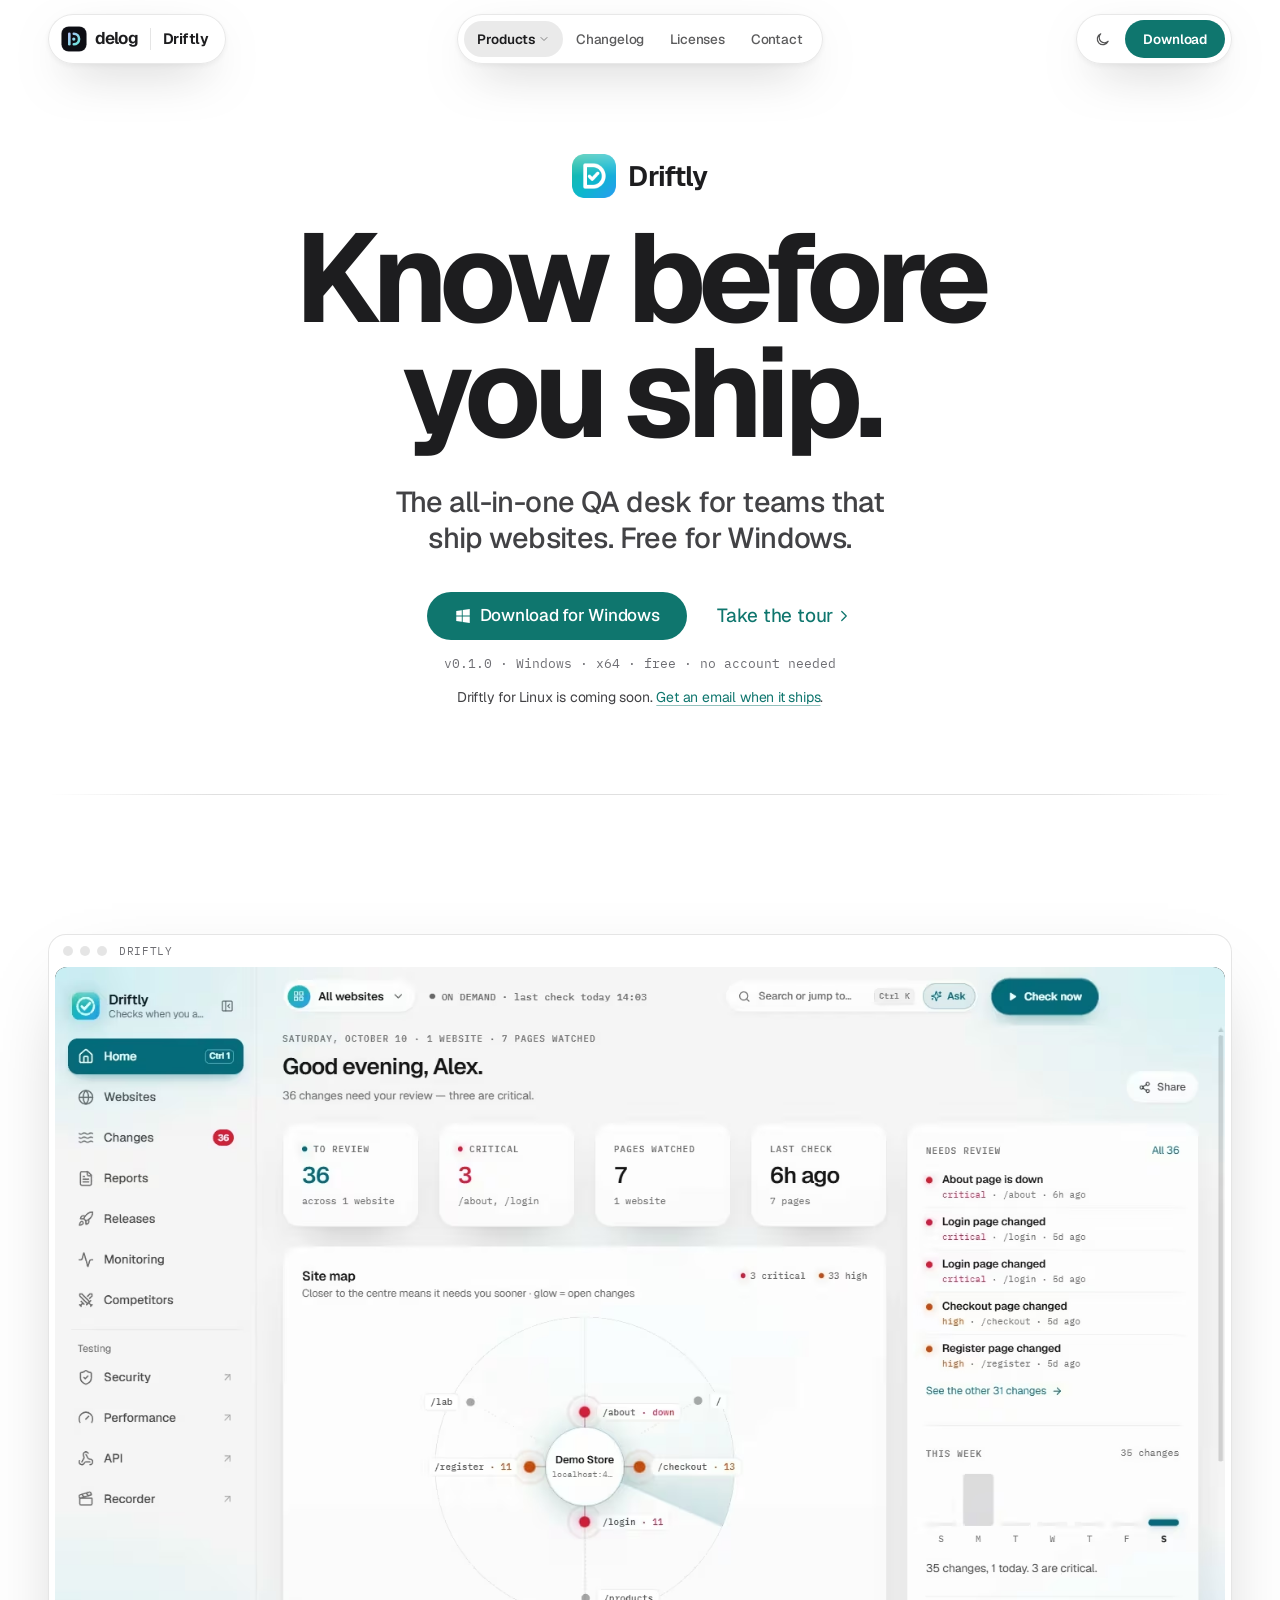
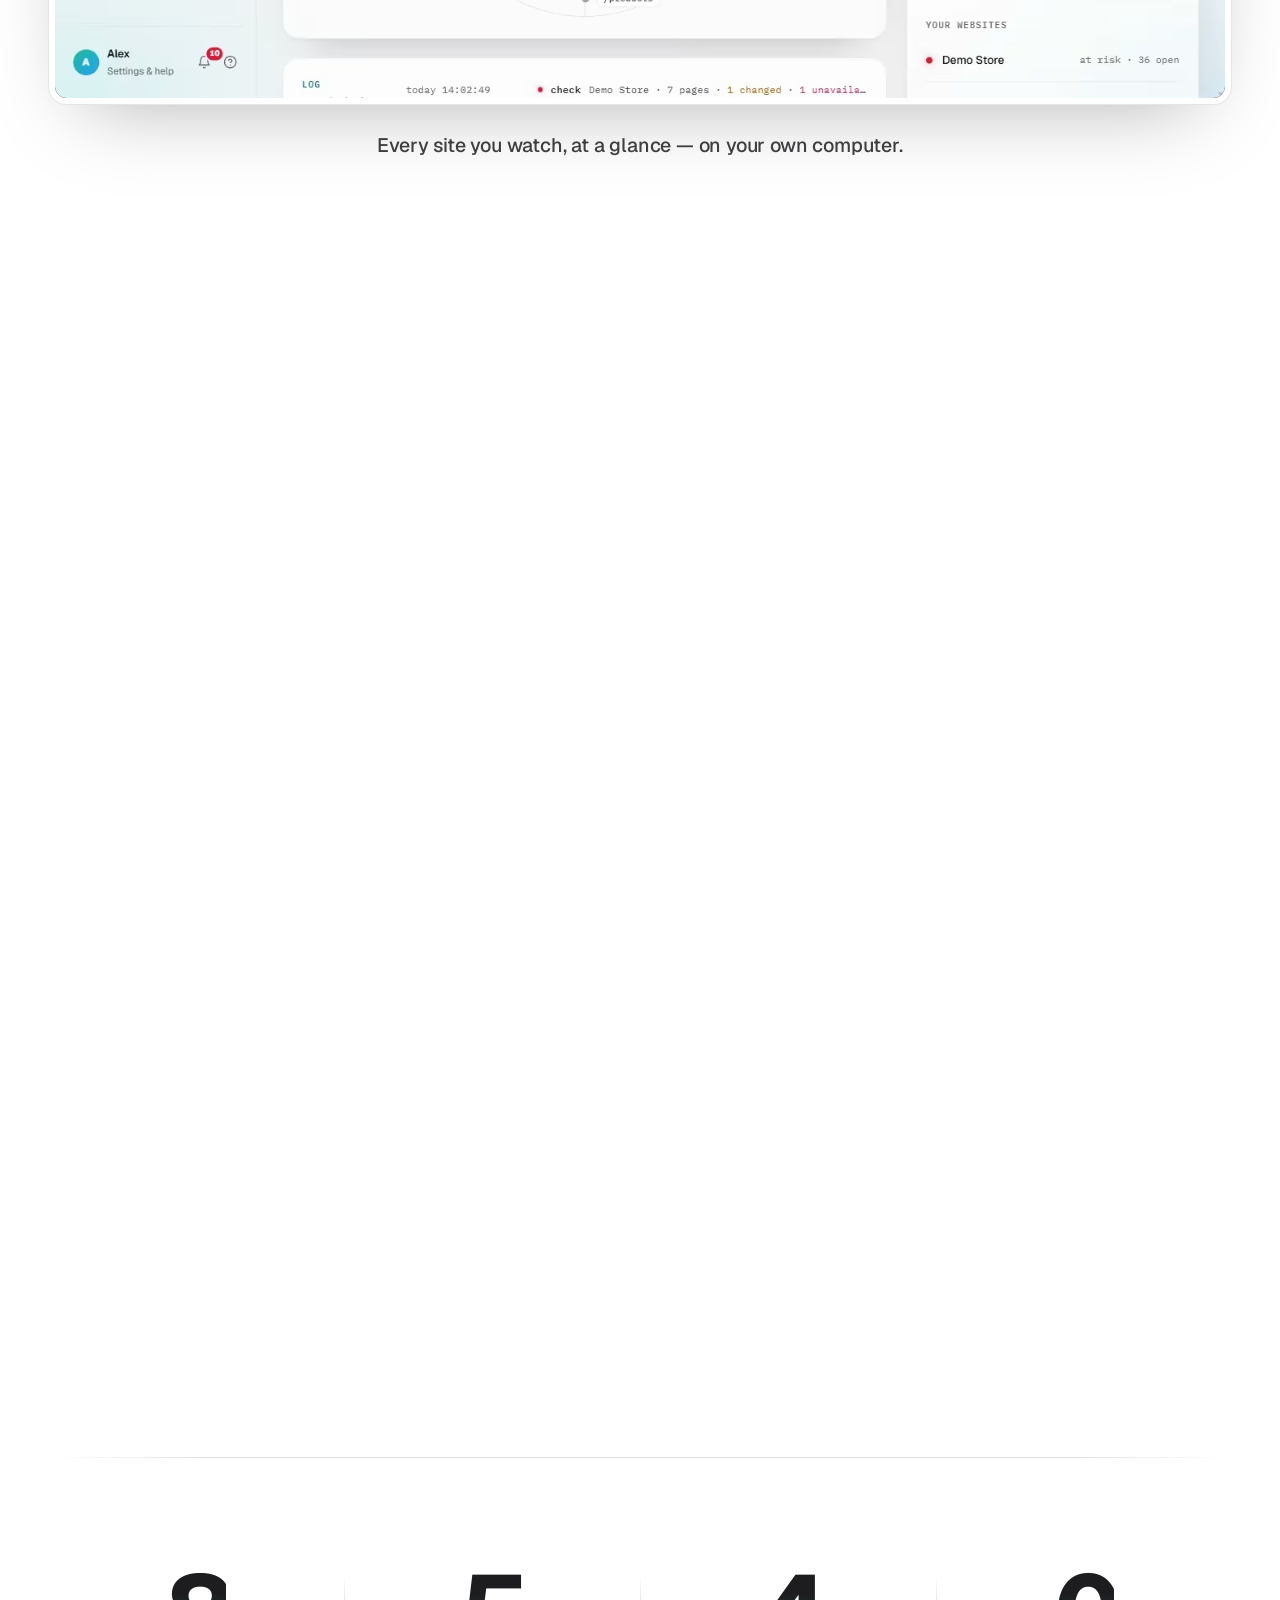
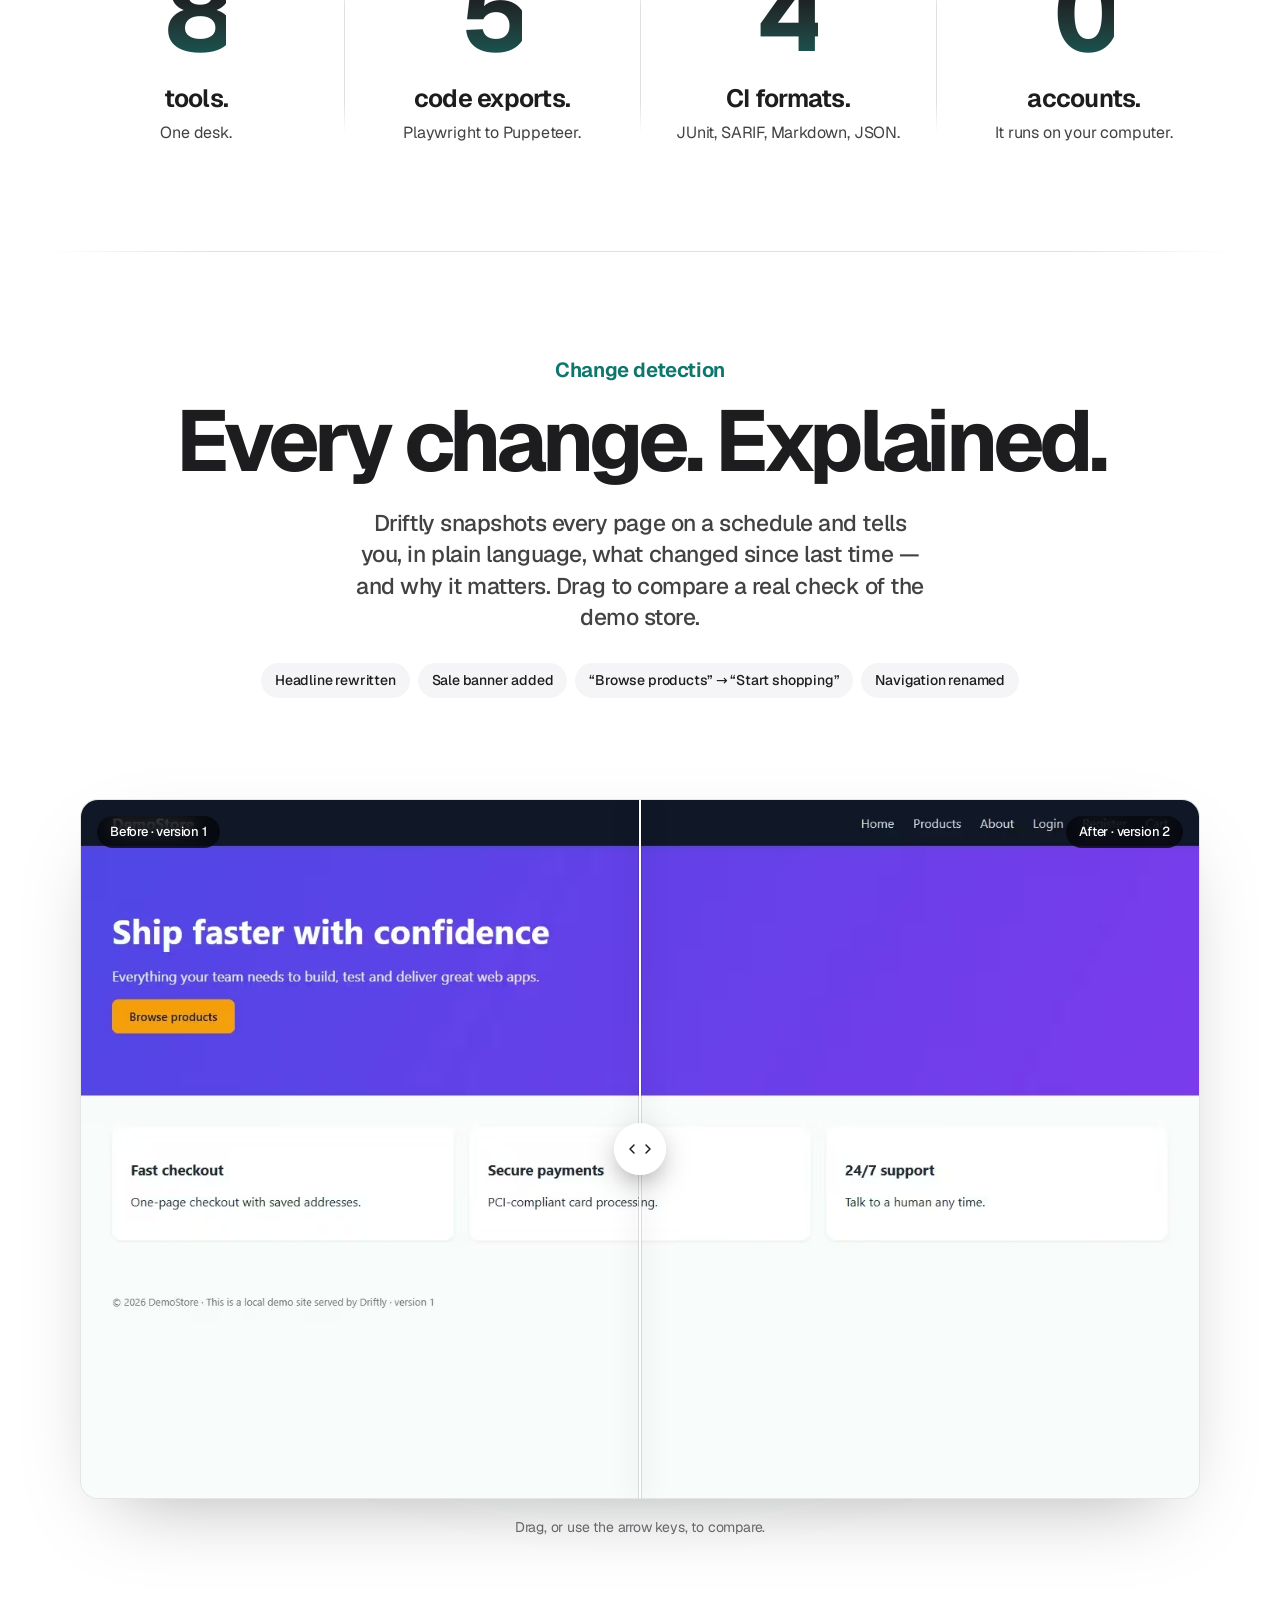
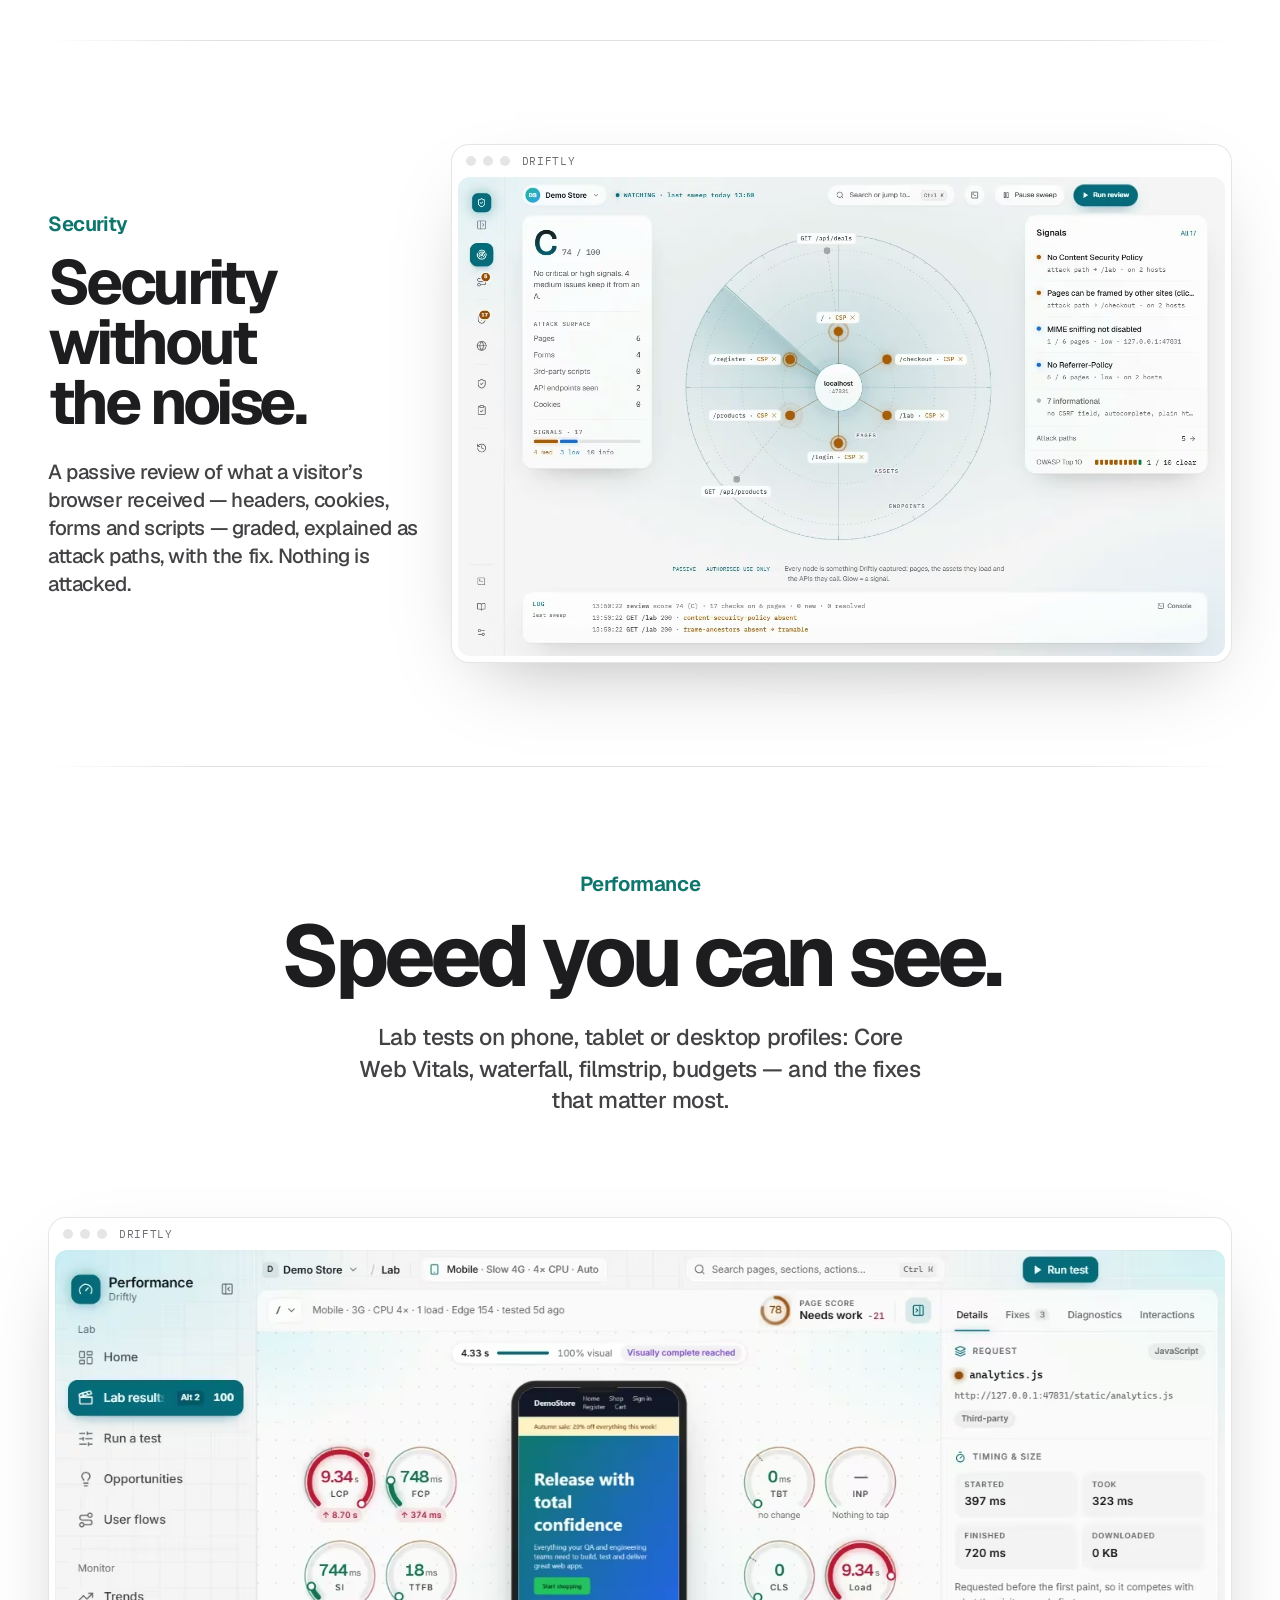
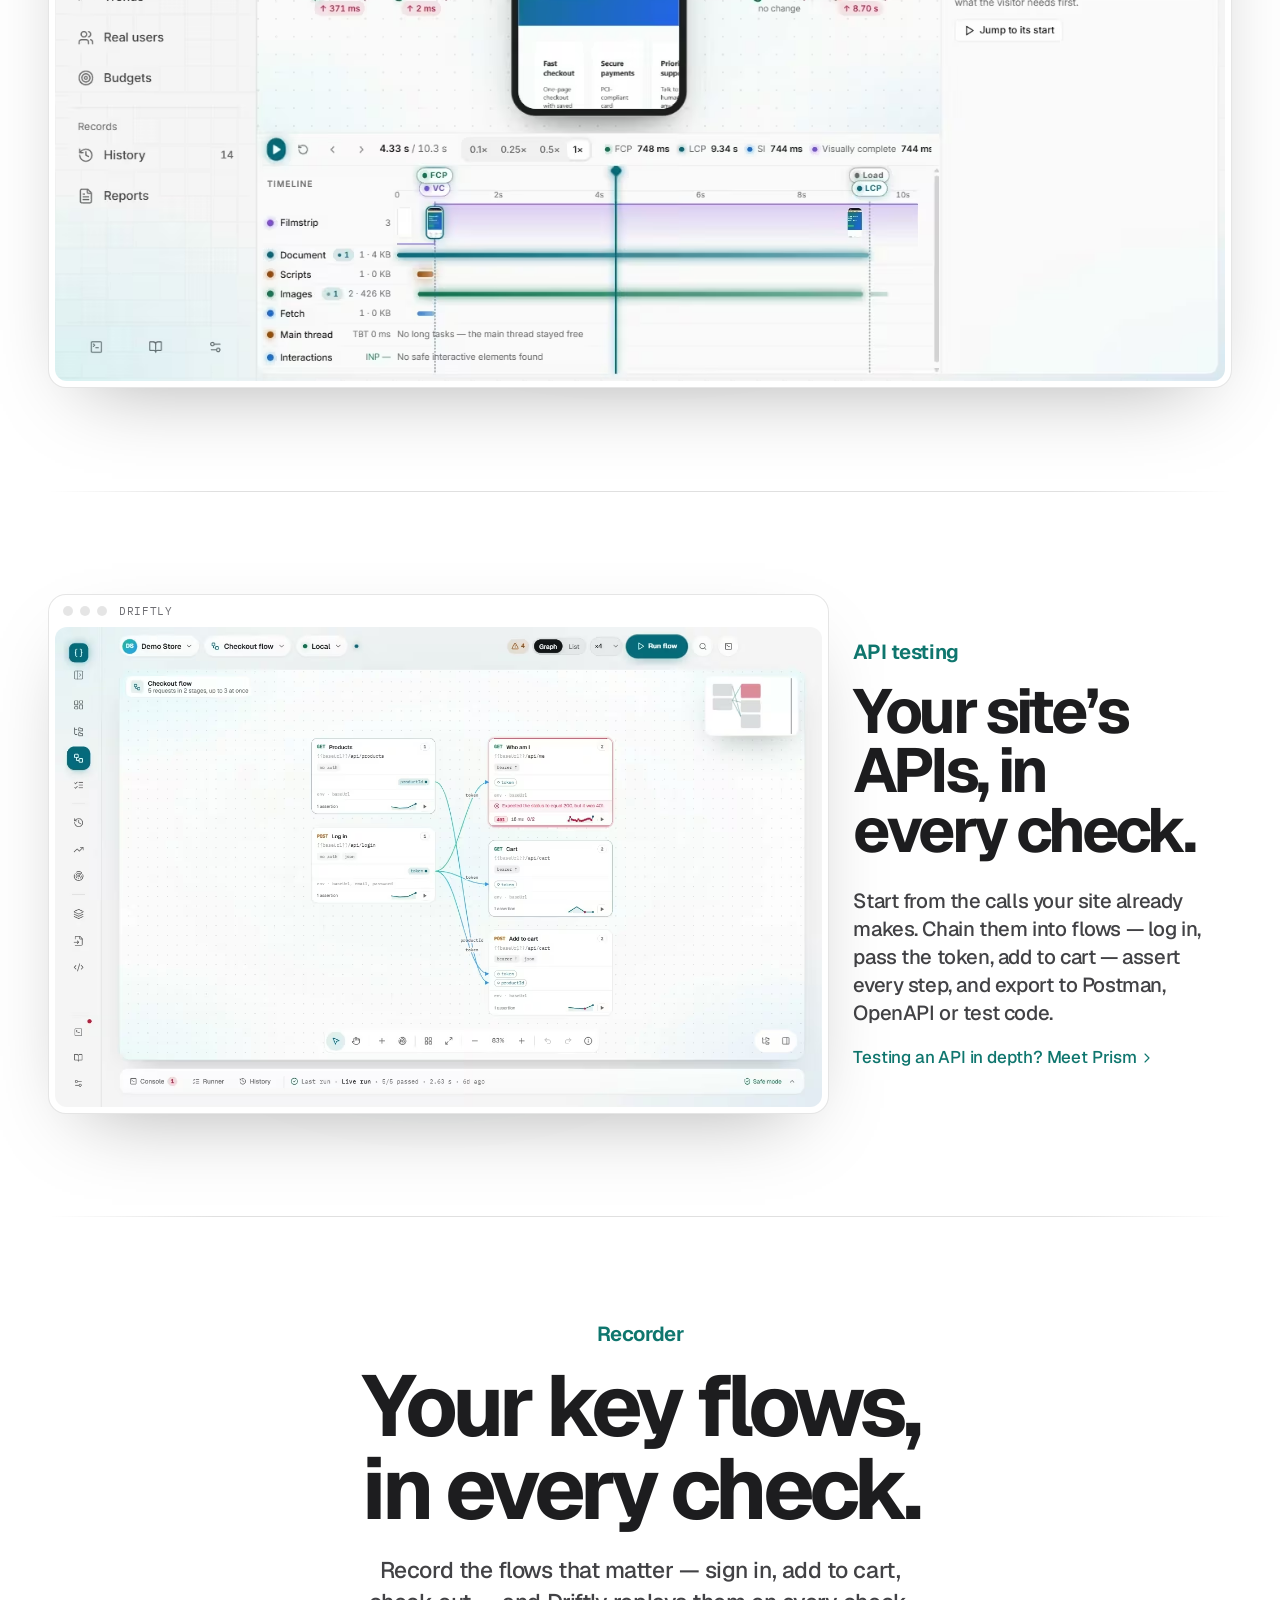
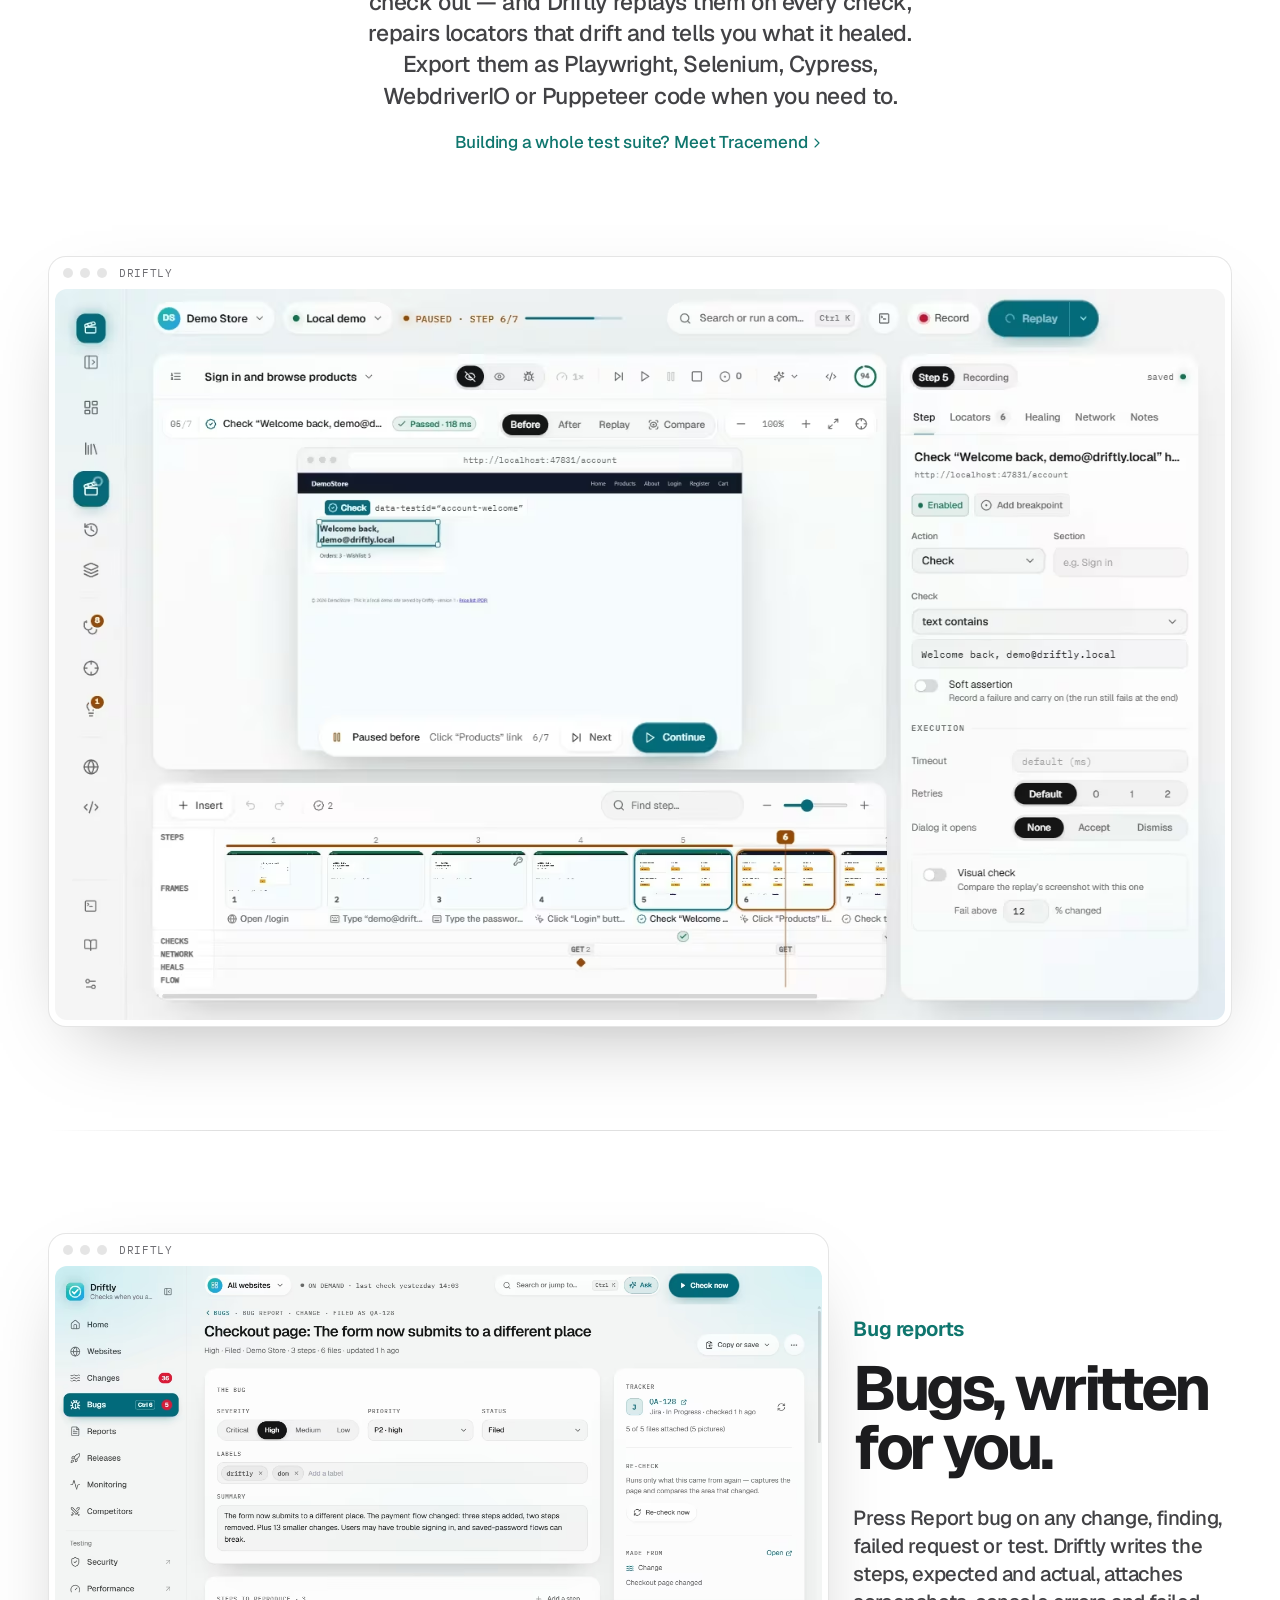
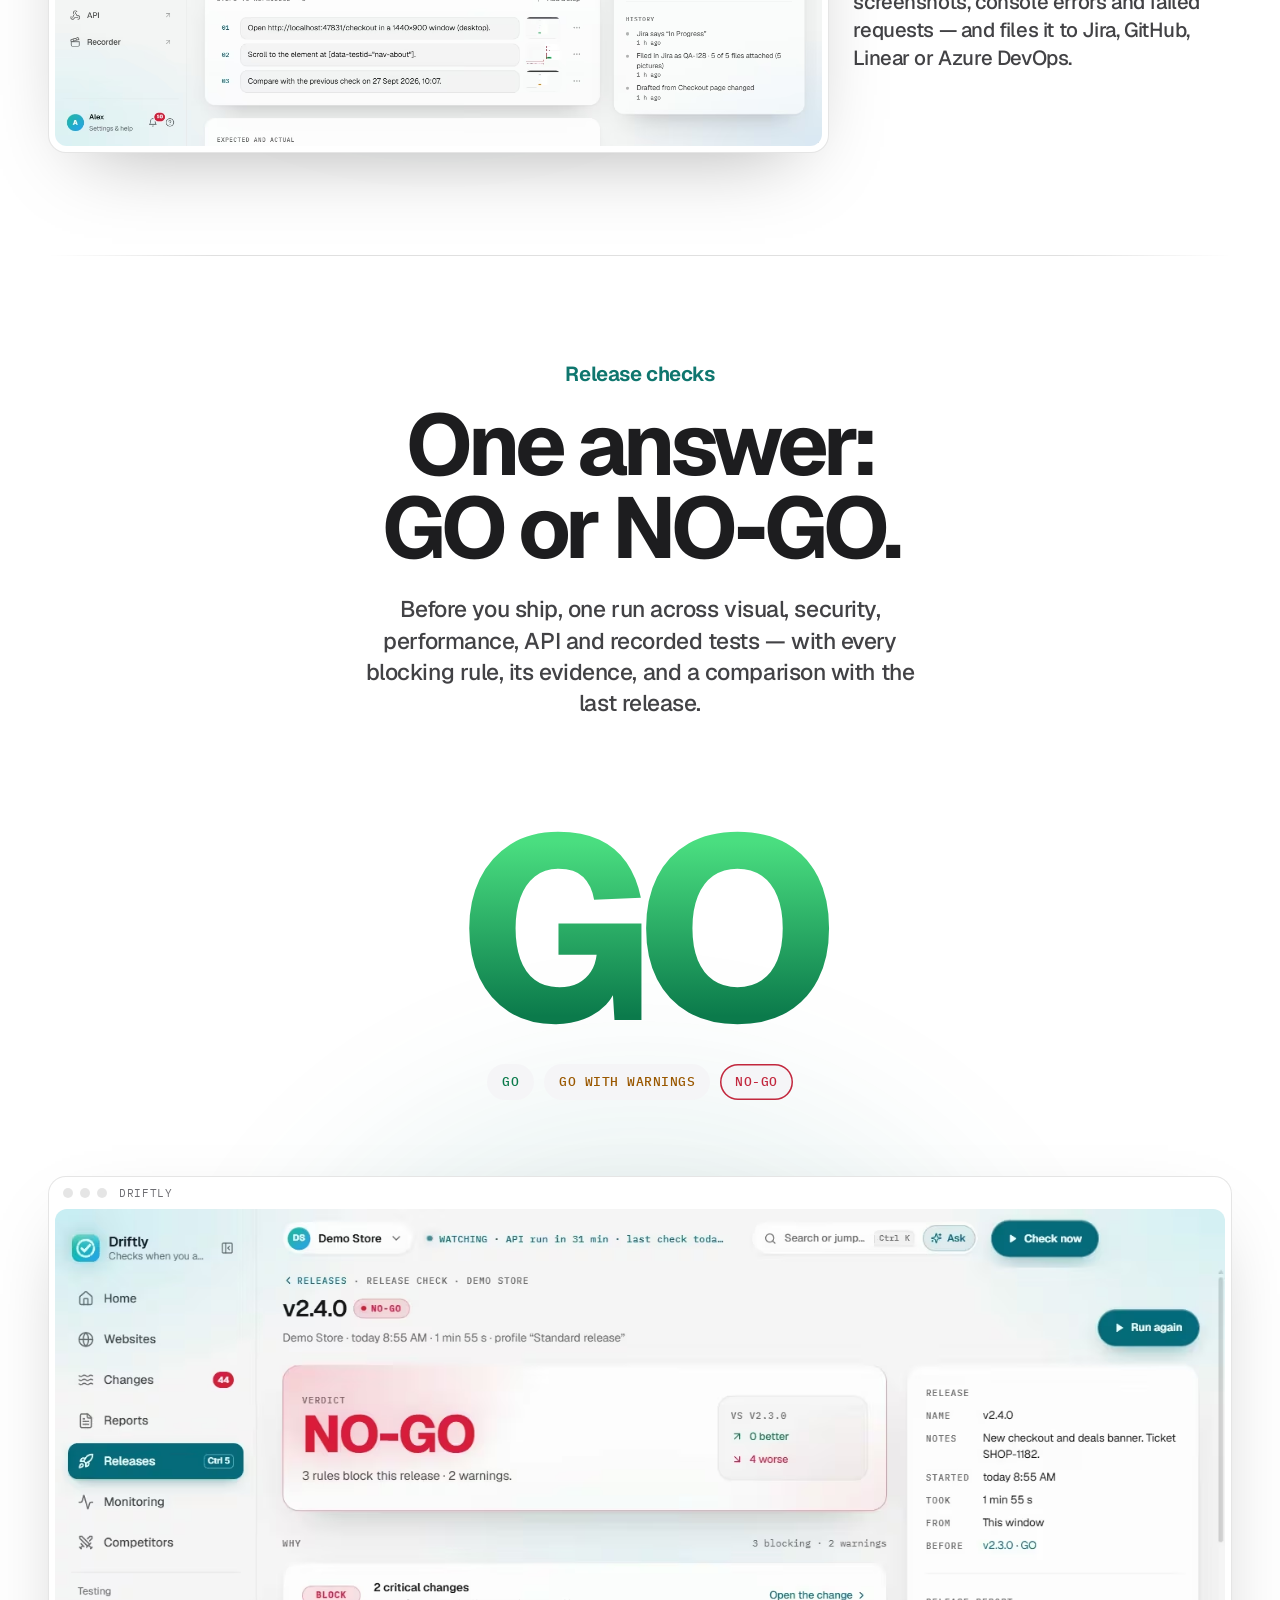
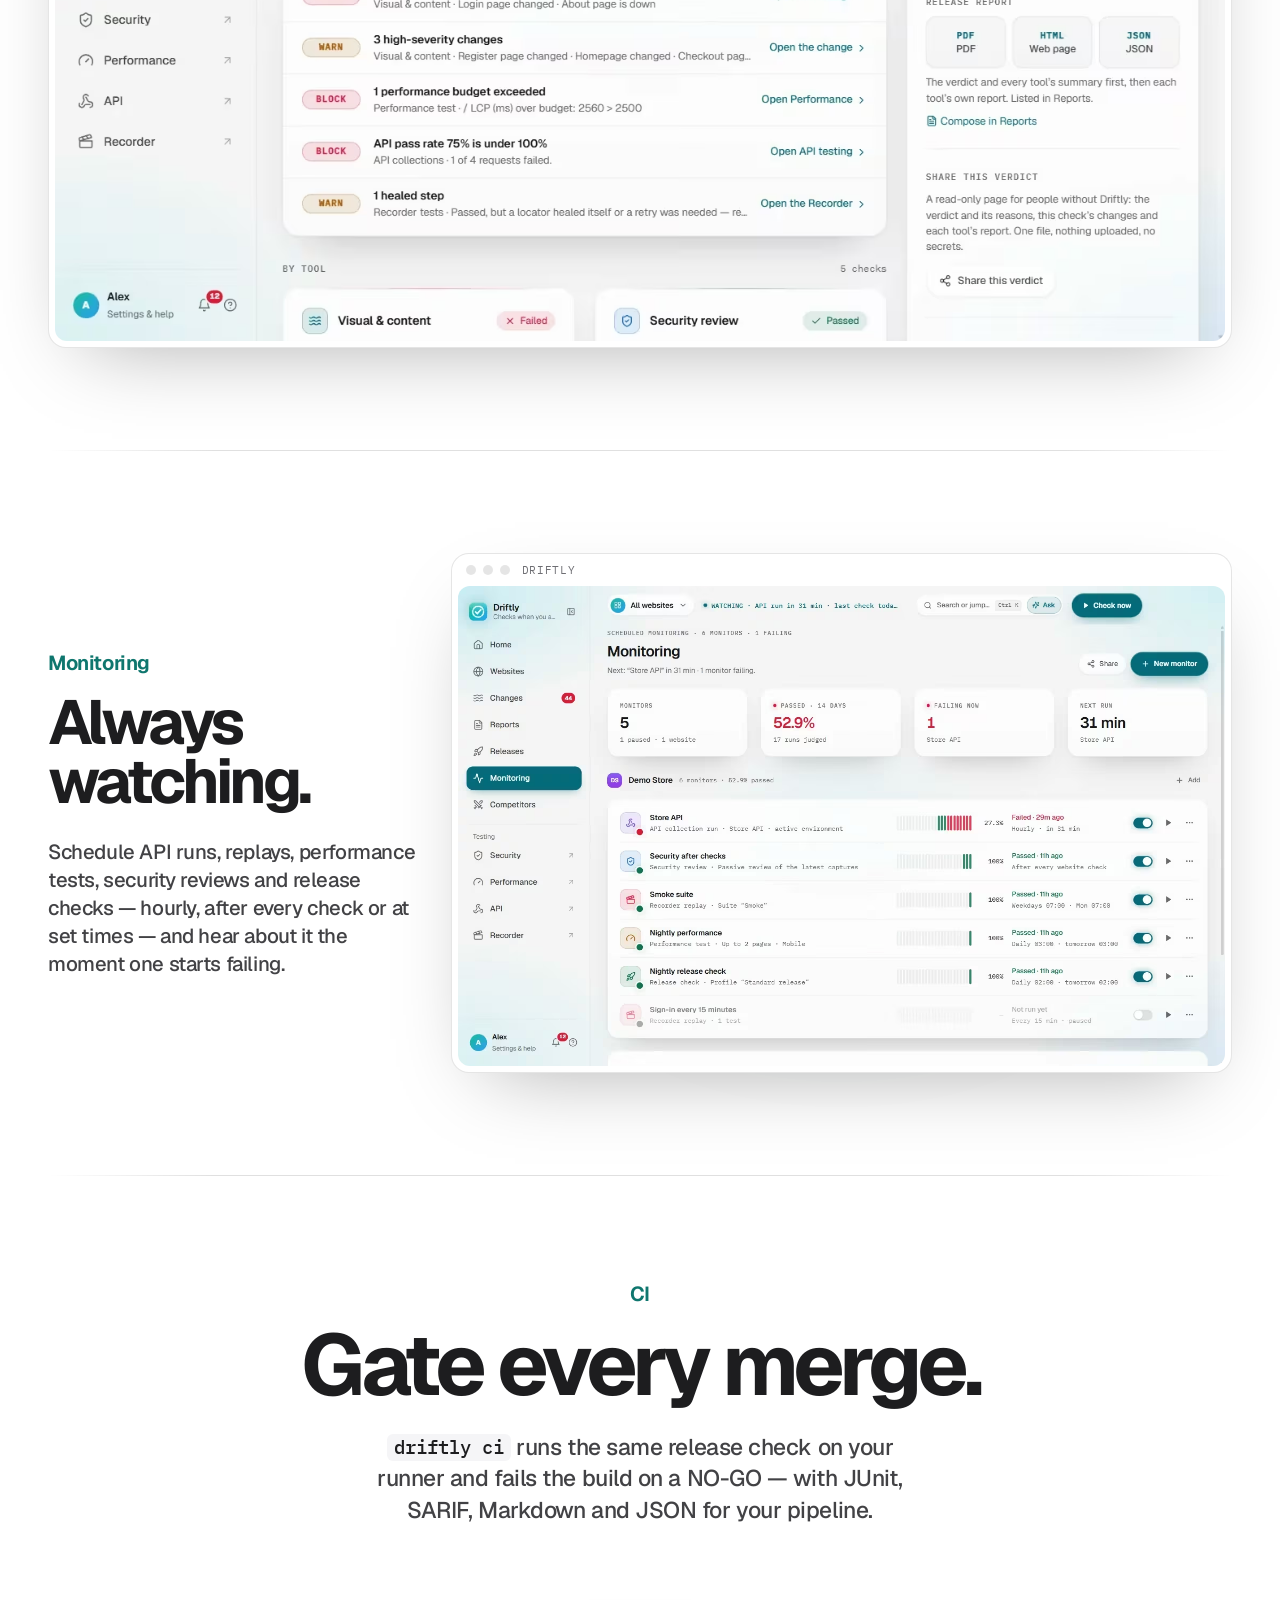
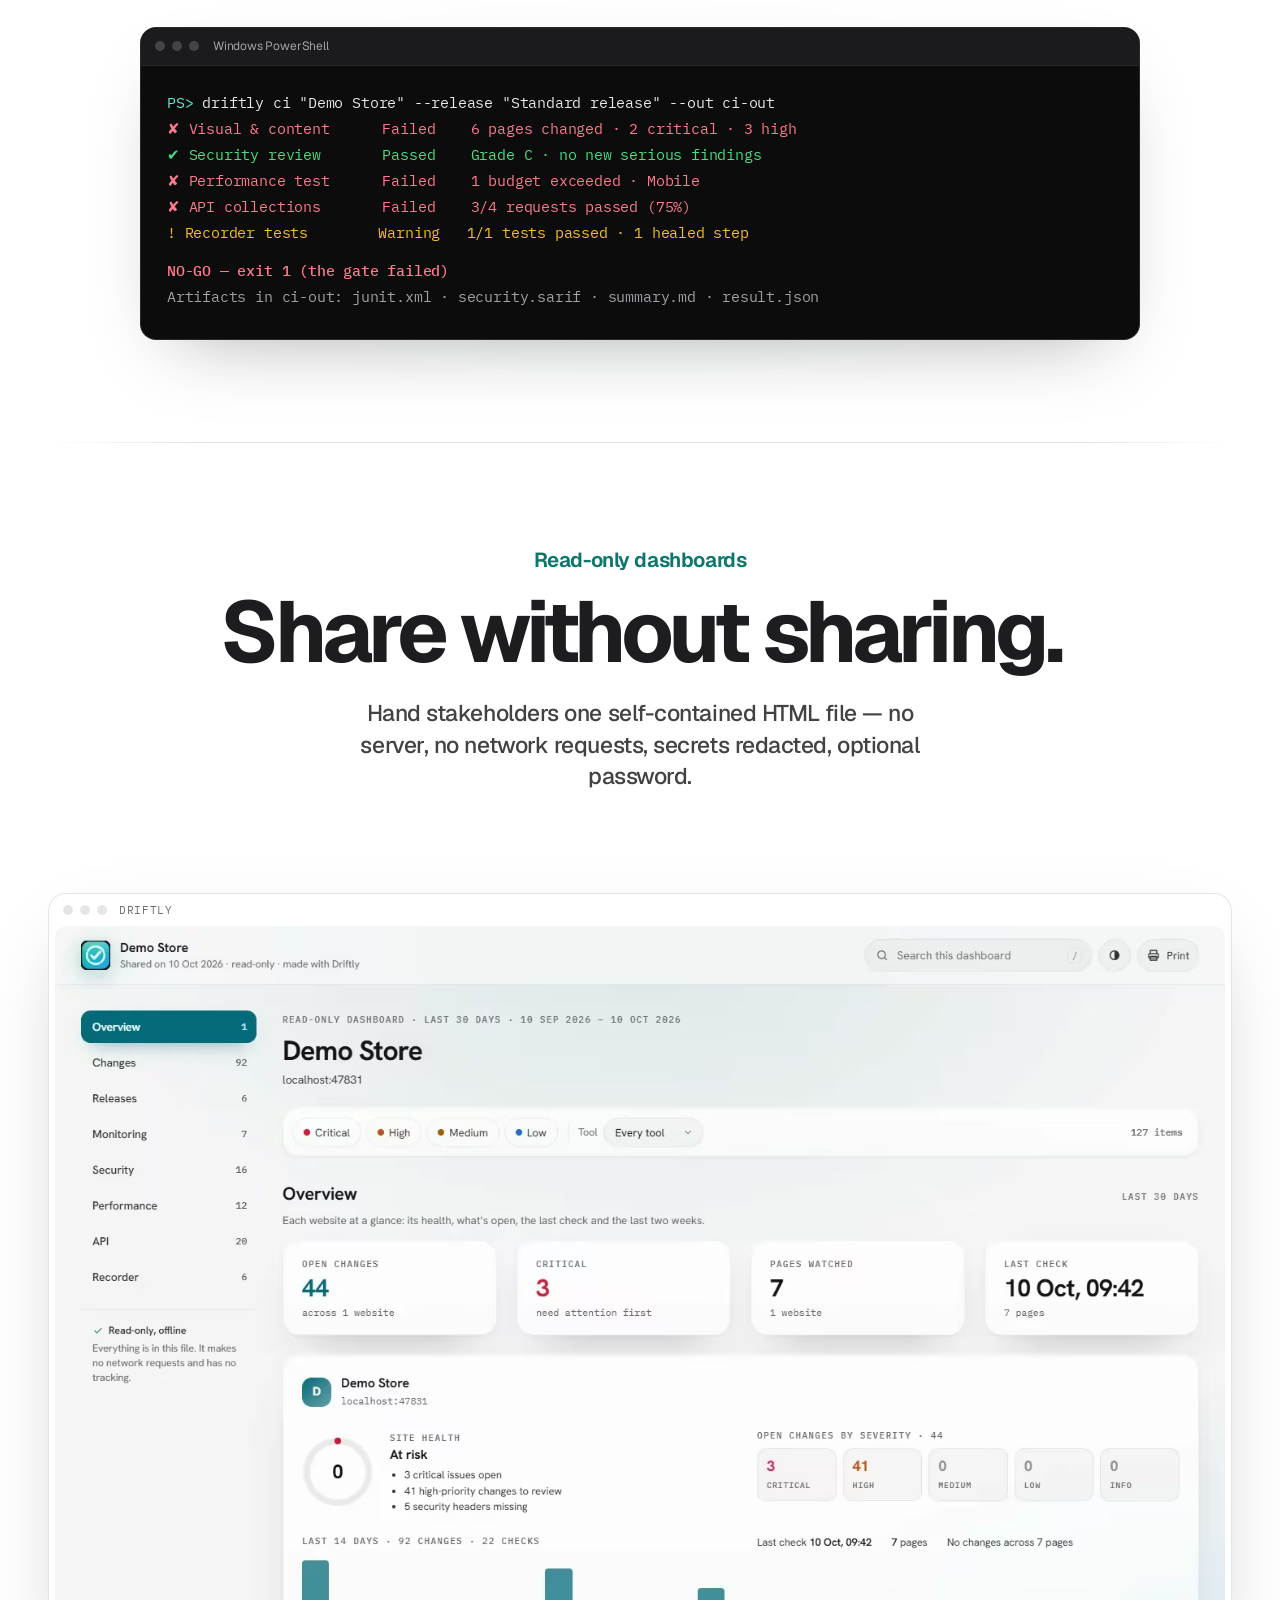
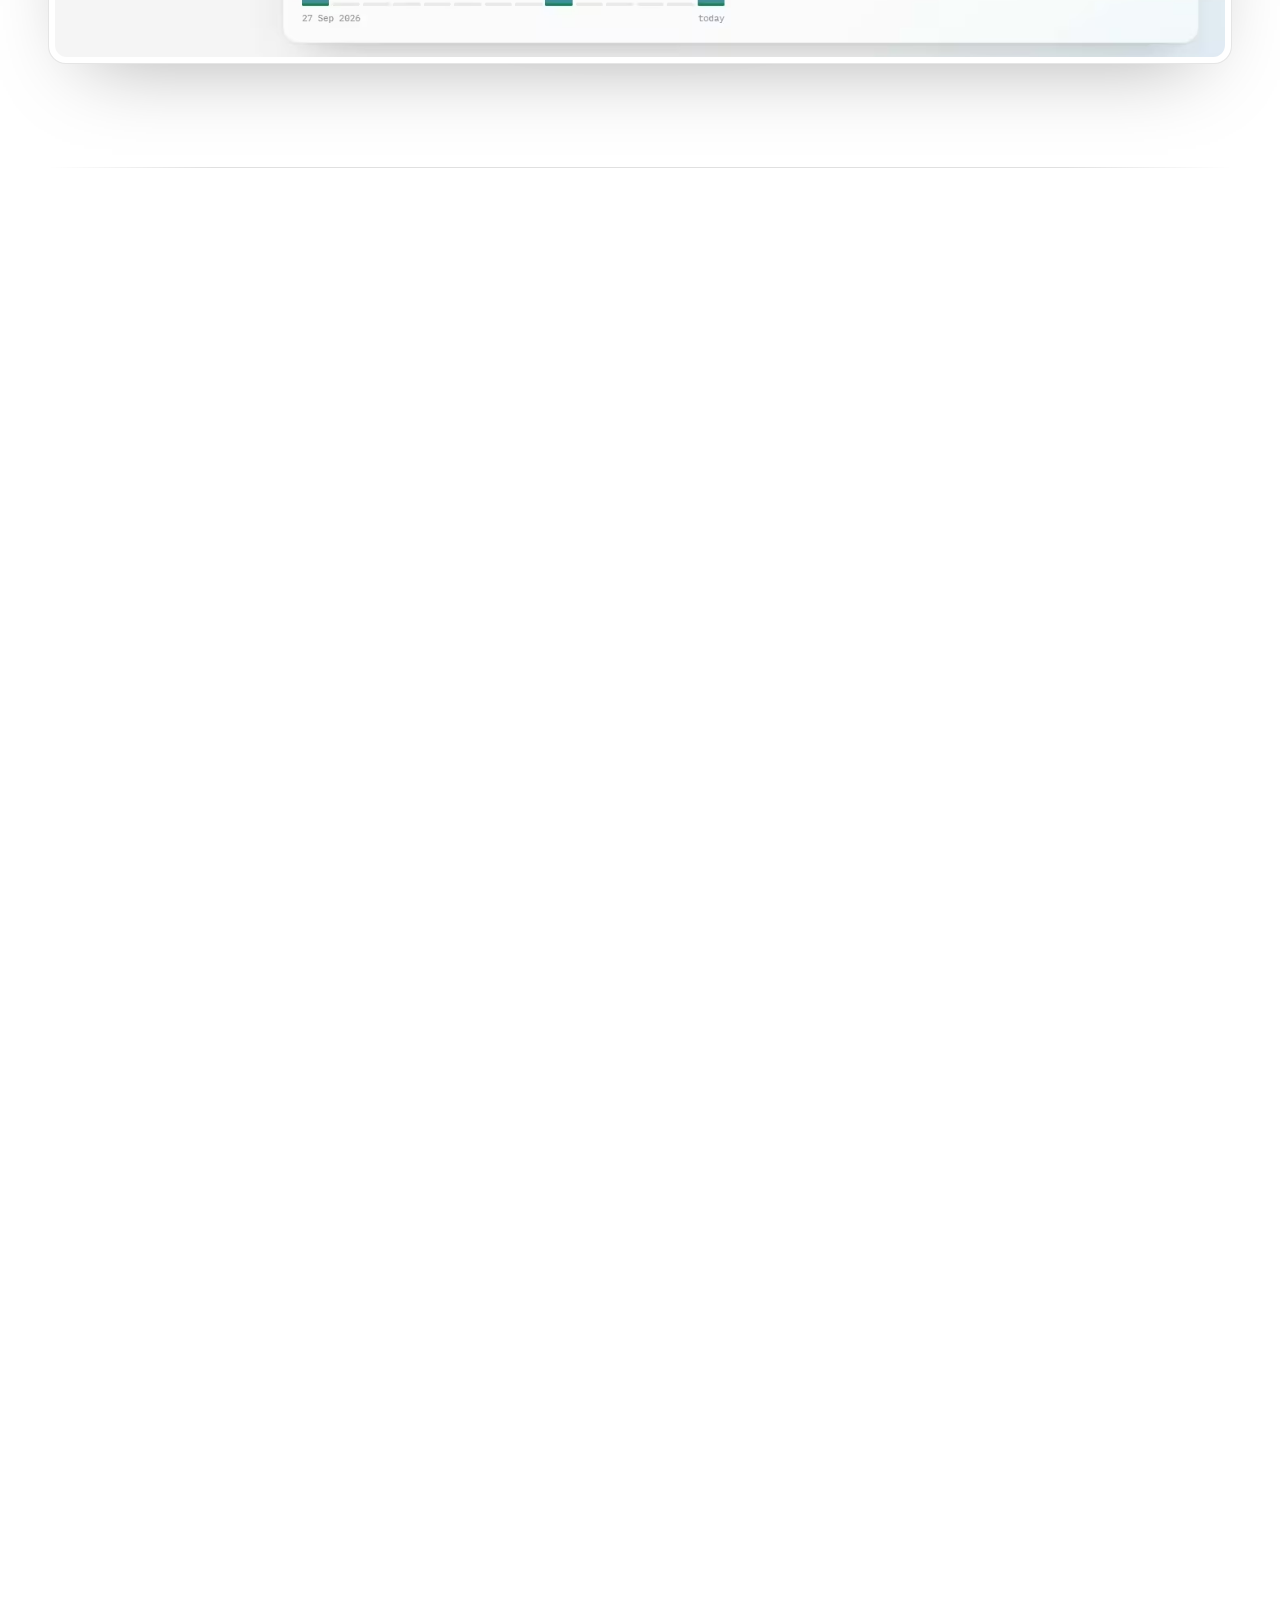
<file: products/driftly.html>
<!doctype html>
<html lang="en">
<head>
<meta charset="utf-8">
<!-- Generated by tools/build-pages.mjs from assets/js/products.js. Edit the data, not this file. -->
<!-- @meta {"title":"Driftly — The all-in-one QA desk for teams that ship websites · Delog","ogTitle":"Driftly by Delog","description":"Driftly catches every visual and content change on your sites with before/after screenshots and plain-language explanations — then reviews security, tests performance, APIs and recorded flows, and gives you one GO / NO-GO before you release. Free for Windows; it runs on your own computer.","path":"products/driftly.html","og":"assets/img/og-driftly.png","ogAlt":"Driftly — The all-in-one QA desk for teams that ship websites.","type":"website"} -->
<title>Driftly — The all-in-one QA desk for teams that ship websites · Delog</title>
<meta name="description" content="Driftly catches every visual and content change on your sites with before/after screenshots and plain-language explanations — then reviews security, tests performance, APIs and recorded flows, and gives you one GO / NO-GO before you release. Free for Windows; it runs on your own computer.">
<link rel="canonical" href="https://delog.example/products/driftly.html">
<meta property="og:type" content="website">
<meta property="og:site_name" content="Delog">
<meta property="og:title" content="Driftly by Delog">
<meta property="og:description" content="Driftly catches every visual and content change on your sites with before/after screenshots and plain-language explanations — then reviews security, tests performance, APIs and recorded flows, and gives you one GO / NO-GO before you release. Free for Windows; it runs on your own computer.">
<meta property="og:url" content="https://delog.example/products/driftly.html">
<meta property="og:image" content="https://delog.example/assets/img/og-driftly.png">
<meta property="og:image:width" content="1200">
<meta property="og:image:height" content="630">
<meta property="og:image:alt" content="Driftly — The all-in-one QA desk for teams that ship websites.">
<meta name="twitter:card" content="summary_large_image">
<!-- /@meta -->
<!-- @head -->
<meta name="viewport" content="width=device-width, initial-scale=1">
<meta name="color-scheme" content="light dark">
<meta name="theme-color" content="#060709" media="(prefers-color-scheme: dark)">
<meta name="theme-color" content="#f4f5f8" media="(prefers-color-scheme: light)">
<link rel="icon" href="../favicon.ico" sizes="32x32">
<link rel="icon" href="../assets/img/favicon.svg" type="image/svg+xml">
<link rel="apple-touch-icon" href="../assets/img/apple-touch-icon.png">
<link rel="manifest" href="../site.webmanifest">
<link rel="preload" href="../assets/fonts/geist-latin-wght-normal.woff2" as="font" type="font/woff2" crossorigin>
<link rel="stylesheet" href="../assets/css/site.css">
<link rel="stylesheet" href="../assets/css/accents.css">
<script src="../site.config.js"></script>
<script src="../assets/js/theme.js"></script>
<!-- /@head -->
<script type="application/ld+json">
{
  "@context": "https://schema.org",
  "@type": "SoftwareApplication",
  "name": "Driftly",
  "description": "Driftly catches every visual and content change on your sites with before/after screenshots and plain-language explanations — then reviews security, tests performance, APIs and recorded flows, and gives you one GO / NO-GO before you release. Free for Windows; it runs on your own computer.",
  "applicationCategory": "DeveloperApplication",
  "operatingSystem": "Windows",
  "url": "https://delog.example/products/driftly.html",
  "image": "https://delog.example/assets/products/driftly/screens/home-dark-1440.webp",
  "screenshot": [
    "https://delog.example/assets/products/driftly/screens/home-dark-1440.webp",
    "https://delog.example/assets/products/driftly/screens/changes-feed-dark-1440.webp",
    "https://delog.example/assets/products/driftly/screens/changes-dark-1440.webp",
    "https://delog.example/assets/products/driftly/screens/release-dark-1440.webp",
    "https://delog.example/assets/products/driftly/screens/monitoring-dark-1440.webp",
    "https://delog.example/assets/products/driftly/screens/ci-dark-1440.webp",
    "https://delog.example/assets/products/driftly/screens/security-dark-1440.webp",
    "https://delog.example/assets/products/driftly/screens/attack-paths-dark-1440.webp",
    "https://delog.example/assets/products/driftly/screens/performance-dark-1440.webp",
    "https://delog.example/assets/products/driftly/screens/budgets-dark-1440.webp",
    "https://delog.example/assets/products/driftly/screens/api-dark-1440.webp",
    "https://delog.example/assets/products/driftly/screens/api-flow-dark-1440.webp",
    "https://delog.example/assets/products/driftly/screens/recorder-dark-1440.webp",
    "https://delog.example/assets/products/driftly/screens/bugs-dark-1440.webp",
    "https://delog.example/assets/products/driftly/screens/bug-annotate-dark-1440.webp",
    "https://delog.example/assets/products/driftly/screens/reports-dark-1440.webp",
    "https://delog.example/assets/products/driftly/screens/shared-dashboard-dark-1440.webp",
    "https://delog.example/assets/products/driftly/screens/settings-dark-1440.webp"
  ],
  "publisher": {
    "@type": "Organization",
    "name": "Delog",
    "url": "https://delog.example/"
  },
  "softwareVersion": "0.1.0",
  "datePublished": "2026-10-10",
  "downloadUrl": "https://delog.example/downloads/driftly/0.1.0/Driftly%20Setup%200.1.0.exe",
  "releaseNotes": "https://delog.example/changelog.html?product=driftly",
  "offers": {
    "@type": "Offer",
    "price": "0",
    "priceCurrency": "USD"
  },
  "isAccessibleForFree": true
}
</script>
</head>
<body data-base="../" data-page="driftly" class="has-accent accent-driftly has-lnav" data-accent-dark="#2dd4bf" data-accent-light="#0f766e">
<!-- @header -->
<a class="skip" href="#main">Skip to content</a>
<header class="pnav" data-pnav>
  <div class="pnav__in">
    <div class="pnav__isle pnav__brand">
      <a class="pnav__logo" href="../index.html" aria-label="Delog — home"><svg class="logo__mark" viewBox="0 0 32 32" aria-hidden="true" focusable="false"><defs><linearGradient id="dlg-h" x1="7" y1="7" x2="25" y2="25" gradientUnits="userSpaceOnUse"><stop offset="0" stop-color="#bdbfff"/><stop offset="1" stop-color="#5eead4"/></linearGradient></defs><rect x=".5" y=".5" width="31" height="31" rx="9" fill="#0d0e14" stroke="#ffffff" stroke-opacity=".14"/><path d="M10.25 9.5v13" stroke="url(#dlg-h)" stroke-width="3.2" stroke-linecap="round"/><path d="M15.75 9.5a6.5 6.5 0 0 1 0 13" fill="none" stroke="url(#dlg-h)" stroke-width="3.2" stroke-linecap="round"/><circle cx="15.75" cy="16" r="2" fill="url(#dlg-h)"/></svg><span class="pnav__word">delog</span></a>
      <a class="pnav__product-name" href="#overview" tabindex="-1">Driftly</a>
    </div>
    <div class="pnav__isle pnav__mid">
      <a class="pnav__mini pnav__mini--logo" href="../index.html" aria-label="Delog — home" tabindex="-1"><svg class="logo__mark" viewBox="0 0 32 32" aria-hidden="true" focusable="false"><defs><linearGradient id="dlg-m" x1="7" y1="7" x2="25" y2="25" gradientUnits="userSpaceOnUse"><stop offset="0" stop-color="#bdbfff"/><stop offset="1" stop-color="#5eead4"/></linearGradient></defs><rect x=".5" y=".5" width="31" height="31" rx="9" fill="#0d0e14" stroke="#ffffff" stroke-opacity=".14"/><path d="M10.25 9.5v13" stroke="url(#dlg-m)" stroke-width="3.2" stroke-linecap="round"/><path d="M15.75 9.5a6.5 6.5 0 0 1 0 13" fill="none" stroke="url(#dlg-m)" stroke-width="3.2" stroke-linecap="round"/><circle cx="15.75" cy="16" r="2" fill="url(#dlg-m)"/></svg></a>
      <div class="pnav__groups">
        <nav class="pnav__group pnav__group--main" id="site-nav" aria-label="Main" data-glide>
          <span class="pnav__glide" aria-hidden="true"></span>
          <a class="pnav__drop" href="../products.html" data-drop aria-haspopup="true" aria-expanded="false" aria-controls="nav-products" aria-current="page">Products<svg class="i pnav__chev" viewBox="0 0 24 24" aria-hidden="true" focusable="false"><path d="m6 9 6 6 6-6"/></svg></a>
          <a href="../changelog.html" data-nav="changelog" data-secondary>Changelog</a>
          <a href="../licenses.html" data-nav="licenses" data-secondary>Licenses</a>
          <a href="../contact.html" data-nav="contact">Contact</a>
        </nav>
        <nav class="pnav__group pnav__group--product" aria-label="Driftly sections" data-glide><span class="pnav__glide" aria-hidden="true"></span><a href="#overview" data-spy>Overview</a><a href="#tools" data-spy>Tools</a><a href="#release" data-spy>Release</a><a href="#screenshots" data-spy>Screenshots</a><a href="#specs" data-spy>Tech specs</a></nav>
        <div class="pmenu" id="nav-products" data-drop-panel hidden>
          <div class="pmenu__list">
          <a class="pmenu__item accent-driftly" href="../products/driftly.html" aria-current="page"><img src="../assets/products/driftly/icon-128.png" alt="" width="28" height="28" loading="lazy" decoding="async"><span class="pmenu__t"><b>Driftly</b><span>Know if a release is safe to ship.</span></span></a>
          <a class="pmenu__item accent-tracemend" href="../products/tracemend.html"><img src="../assets/products/tracemend/icon-128.png" alt="" width="28" height="28" loading="lazy" decoding="async"><span class="pmenu__t"><b>Tracemend</b><span>Build the test suite you keep.</span></span></a>
          <a class="pmenu__item accent-prism" href="../products/prism.html"><img src="../assets/products/prism/icon-128.png" alt="" width="28" height="28" loading="lazy" decoding="async"><span class="pmenu__t"><b>Prism</b><span>Test your API, flow by flow.</span></span></a>
          </div>
          <a class="pmenu__all" href="../products.html">All products<svg class="i" viewBox="0 0 24 24" aria-hidden="true" focusable="false"><path d="m9 6 6 6-6 6"/></svg></a>
        </div>
      </div>
      <a class="pnav__mini pnav__mini--cta" href="../download.html" tabindex="-1">Download</a>
    </div>
    <div class="pnav__isle pnav__actions">
      <button class="pnav__icon pnav__theme" type="button" data-theme-toggle aria-label="Switch theme"><svg class="i i--sun" viewBox="0 0 24 24" aria-hidden="true" focusable="false"><circle cx="12" cy="12" r="4"/><path d="M12 2.5v2M12 19.5v2M4.6 4.6 6 6M18 18l1.4 1.4M2.5 12h2M19.5 12h2M4.6 19.4 6 18M18 6l1.4-1.4"/></svg><svg class="i i--moon" viewBox="0 0 24 24" aria-hidden="true" focusable="false"><path d="M20 14.5A8 8 0 1 1 9.5 4a6.5 6.5 0 0 0 10.5 10.5z"/></svg></button>
      <a class="pnav__cta" href="../download.html" data-nav="download">Download</a>
      <button class="pnav__icon pnav__menu" type="button" data-nav-toggle aria-expanded="false" aria-controls="site-sheet" aria-label="Open menu"><span class="burger" aria-hidden="true"><i></i><i></i></span></button>
    </div>
  </div>
</header>
<div class="sheet-scrim" data-sheet-close hidden></div>
<div class="sheet" id="site-sheet" role="dialog" aria-modal="true" aria-label="Menu" hidden>
  <span class="sheet__grab" aria-hidden="true"></span>
  <nav class="sheet__links" aria-label="Menu">
    <a href="../products/driftly.html" data-nav="driftly" aria-current="page"><img src="../assets/products/driftly/icon-128.png" alt="" width="22" height="22" loading="lazy" decoding="async">Driftly</a>
    <a href="../products/tracemend.html" data-nav="tracemend"><img src="../assets/products/tracemend/icon-128.png" alt="" width="22" height="22" loading="lazy" decoding="async">Tracemend</a>
    <a href="../products/prism.html" data-nav="prism"><img src="../assets/products/prism/icon-128.png" alt="" width="22" height="22" loading="lazy" decoding="async">Prism</a>
    <a href="../products.html" data-nav="products"><svg class="i" viewBox="0 0 24 24" aria-hidden="true" focusable="false"><path d="M12 3 20 7.5v9L12 21 4 16.5v-9z"/><path d="m4 7.5 8 4.5 8-4.5M12 12v9"/></svg>Products</a>
    <a href="../changelog.html" data-nav="changelog"><svg class="i" viewBox="0 0 24 24" aria-hidden="true" focusable="false"><path d="M9 6.5h11M9 12h11M9 17.5h7"/><path d="M4.5 6.5h.01M4.5 12h.01M4.5 17.5h.01"/></svg>Changelog</a>
    <a href="../licenses.html" data-nav="licenses"><svg class="i" viewBox="0 0 24 24" aria-hidden="true" focusable="false"><path d="M12 4v16M8 20h8M5 7.5h14"/><path d="m5 7.5-2.5 6a2.5 2.5 0 0 0 5 0zM19 7.5l-2.5 6a2.5 2.5 0 0 0 5 0z"/></svg>Licenses</a>
    <a href="../contact.html" data-nav="contact"><svg class="i" viewBox="0 0 24 24" aria-hidden="true" focusable="false"><rect x="3" y="5" width="18" height="14" rx="2.5"/><path d="m4 7 8 6 8-6"/></svg>Contact</a>
  </nav>
  <nav class="sheet__sub" aria-label="Driftly sections"><p class="sheet__sub-title">Driftly</p><a href="#overview" data-spy>Overview</a><a href="#tools" data-spy>Tools</a><a href="#release" data-spy>Release</a><a href="#screenshots" data-spy>Screenshots</a><a href="#specs" data-spy>Tech specs</a></nav>
  <div class="sheet__foot">
    <div class="theme-seg" role="group" aria-label="Theme">
      <button type="button" data-theme-set="system" aria-pressed="true"><svg class="i" viewBox="0 0 24 24" aria-hidden="true" focusable="false"><rect x="3" y="4" width="18" height="12" rx="2"/><path d="M8 20h8M12 16v4"/></svg>Auto</button>
      <button type="button" data-theme-set="light" aria-pressed="false"><svg class="i" viewBox="0 0 24 24" aria-hidden="true" focusable="false"><circle cx="12" cy="12" r="4"/><path d="M12 2.5v2M12 19.5v2M4.6 4.6 6 6M18 18l1.4 1.4M2.5 12h2M19.5 12h2M4.6 19.4 6 18M18 6l1.4-1.4"/></svg>Light</button>
      <button type="button" data-theme-set="dark" aria-pressed="false"><svg class="i" viewBox="0 0 24 24" aria-hidden="true" focusable="false"><path d="M20 14.5A8 8 0 1 1 9.5 4a6.5 6.5 0 0 0 10.5 10.5z"/></svg>Dark</button>
    </div>
    <a class="btn btn--primary" href="../download.html">Download</a>
  </div>
</div>
<!-- /@header -->
<main id="main" class="flush" data-render="product-page" data-product="driftly" data-rendered="xghakc">
<section class="lx-hero" id="overview"><div class="container"><p class="lx-hero__name"><img src="../assets/products/driftly/icon-256.png" alt="" width="44" height="44" class="lx-hero__icon" fetchpriority="high" decoding="async"><span>Driftly</span></p><h1 class="lx-hero__title sheen">Know before you ship.</h1><p class="lx-hero__line">The all-in-one QA desk for teams that ship websites. Free for Windows.</p><div class="dl-cta dl-cta--launch" data-dl-cta="driftly"><div class="dl-cta__row"><a class="btn btn--primary btn--lg" data-dl-primary href="../download.html?product=driftly&amp;platform=windows"><span data-dl-icon><svg class="i i--fill" viewBox="0 0 24 24" aria-hidden="true" focusable="false"><path d="M3 5.3 10.4 4.2v7.2H3zM11.6 4 21 2.6v8.8h-9.4zM3 12.6h7.4v7.2L3 18.7zM11.6 12.6H21v8.8L11.6 20z"/></svg></span><span data-dl-label>Download for Windows</span></a><a class="link-more" href="#tour">Take the tour<svg class="i" viewBox="0 0 24 24" aria-hidden="true" focusable="false"><path d="m9 6 6 6-6 6"/></svg></a></div><p class="dl-cta__meta mono" data-dl-meta>v0.1.0 · Windows · x64 · free · no account needed</p><p class="dl-cta__note" data-dl-note hidden></p></div></div></section><div class="container rule-wrap" aria-hidden="true"><div class="rule"></div></div><section class="cine" id="tour" aria-label="Driftly Home"><div class="cine__sticky"><div class="cine__glow" aria-hidden="true"></div><div class="cine__win"><div class="vframe__bar" aria-hidden="true"><span class="vframe__dots"><i></i><i></i><i></i></span><span class="vframe__title">Driftly</span></div><div class="cine__screen"><div class="cine__empty" aria-hidden="true"><i></i><i></i><i></i><i></i><i></i></div><div class="cine__ui"><picture><source type="image/avif" srcset="../assets/products/driftly/screens/home-dark-800.avif 800w, ../assets/products/driftly/screens/home-dark-1440.avif 1440w" sizes="(min-width: 1500px) 1440px, 100vw"><img src="../assets/products/driftly/screens/home-dark-1440.webp" srcset="../assets/products/driftly/screens/home-dark-800.webp 800w, ../assets/products/driftly/screens/home-dark-1440.webp 1440w" sizes="(min-width: 1500px) 1440px, 100vw" alt="Driftly Home: summary tiles for changes to review, critical changes, pages watched and the last check; a radial site map of the watched website with the pages that need attention glowing; and a list of changes that need review." width="1440" height="900" class="theme-dark-only" loading="lazy" fetchpriority="high" decoding="async"></picture><picture><source type="image/avif" srcset="../assets/products/driftly/screens/home-light-800.avif 800w, ../assets/products/driftly/screens/home-light-1440.avif 1440w" sizes="(min-width: 1500px) 1440px, 100vw"><img src="../assets/products/driftly/screens/home-light-1440.webp" srcset="../assets/products/driftly/screens/home-light-800.webp 800w, ../assets/products/driftly/screens/home-light-1440.webp 1440w" sizes="(min-width: 1500px) 1440px, 100vw" alt="Driftly Home: summary tiles for changes to review, critical changes, pages watched and the last check; a radial site map of the watched website with the pages that need attention glowing; and a list of changes that need review." width="1440" height="900" class="theme-light-only" loading="lazy" fetchpriority="high" decoding="async"></picture></div></div></div><div class="cine__chips" aria-hidden="true"><span class="chip3d chip3d--1"><i class="chip3d__dot chip3d__dot--warn"></i>36 changes to review</span><span class="chip3d chip3d--2"><i class="chip3d__dot chip3d__dot--bad"></i>Release v2.4.0 · NO-GO</span><span class="chip3d chip3d--3"><i class="chip3d__dot chip3d__dot--ok"></i>Security grade C · passive</span></div><p class="cine__cap">Every site you watch, at a glance — on your own computer.</p></div></section><div class="container rule-wrap" aria-hidden="true"><div class="rule"></div></div><section class="stats-band" aria-labelledby="stats-driftly"><div class="container"><h2 class="sr-only" id="stats-driftly">Driftly in numbers</h2><ul class="statrow"><li class="statrow__item" data-stat="8"><span class="sr-only">8 tools. One desk.</span><span class="statrow__vis" aria-hidden="true"><span class="statrow__num" data-count="8">8</span><span class="statrow__label">tools.</span><span class="statrow__sub">One desk.</span></span></li><li class="statrow__item" data-stat="5"><span class="sr-only">5 code exports. Playwright to Puppeteer.</span><span class="statrow__vis" aria-hidden="true"><span class="statrow__num" data-count="5">5</span><span class="statrow__label">code exports.</span><span class="statrow__sub">Playwright to Puppeteer.</span></span></li><li class="statrow__item" data-stat="4"><span class="sr-only">4 CI formats. JUnit, SARIF, Markdown, JSON.</span><span class="statrow__vis" aria-hidden="true"><span class="statrow__num" data-count="4">4</span><span class="statrow__label">CI formats.</span><span class="statrow__sub">JUnit, SARIF, Markdown, JSON.</span></span></li><li class="statrow__item" data-stat="0"><span class="sr-only">0 accounts. It runs on your computer.</span><span class="statrow__vis" aria-hidden="true"><span class="statrow__num" data-count="0">0</span><span class="statrow__label">accounts.</span><span class="statrow__sub">It runs on your computer.</span></span></li></ul></div></section><div class="container rule-wrap" aria-hidden="true"><div class="rule"></div></div><div id="tools"><section class="chap chap--center" id="changes"><div class="container"><div class="chap__grid"><header class="chap__head reveal"><p class="chap__eyebrow">Change detection</p><h2 class="chap__title">Every change. Explained.</h2><p class="chap__text">Driftly snapshots every page on a schedule and tells you, in plain language, what changed since last time — and why it matters. Drag to compare a real check of the demo store.</p><ul class="chap__points"><li>Headline rewritten</li><li>Sale banner added</li><li>“Browse products” → “Start shopping”</li><li>Navigation renamed</li></ul></header><div class="chap__visual reveal"><figure class="compare" data-compare><div class="compare__stage"><div class="compare__img"><picture><source type="image/avif" srcset="../assets/products/driftly/compare/home-before-800.avif 800w, ../assets/products/driftly/compare/home-before-1440.avif 1440w" sizes="(min-width: 1280px) 1100px, 100vw"><img src="../assets/products/driftly/compare/home-before-1440.webp" srcset="../assets/products/driftly/compare/home-before-800.webp 800w, ../assets/products/driftly/compare/home-before-1440.webp 1440w" sizes="(min-width: 1280px) 1100px, 100vw" alt="The demo store’s home page before and after a release: the headline changed from “Ship faster with confidence” to “Release with total confidence”, a sale banner appeared, the button changed from “Browse products” to “Start shopping”, and the navigation was renamed." width="1440" height="900" loading="lazy" decoding="async"></picture></div><div class="compare__img compare__after"><picture><source type="image/avif" srcset="../assets/products/driftly/compare/home-after-800.avif 800w, ../assets/products/driftly/compare/home-after-1440.avif 1440w" sizes="(min-width: 1280px) 1100px, 100vw"><img src="../assets/products/driftly/compare/home-after-1440.webp" srcset="../assets/products/driftly/compare/home-after-800.webp 800w, ../assets/products/driftly/compare/home-after-1440.webp 1440w" sizes="(min-width: 1280px) 1100px, 100vw" alt="The same page after the release." width="1440" height="900" loading="lazy" decoding="async"></picture></div><span class="compare__tag compare__tag--before">Before · version 1</span><span class="compare__tag compare__tag--after">After · version 2</span><span class="compare__handle" aria-hidden="true"><span class="compare__knob"><svg class="i" viewBox="0 0 24 24" aria-hidden="true" focusable="false"><path d="m15 6-6 6 6 6"/></svg><svg class="i" viewBox="0 0 24 24" aria-hidden="true" focusable="false"><path d="m9 6 6 6-6 6"/></svg></span></span><input class="compare__range" type="range" min="0" max="100" value="50" step="1" aria-label="Before and after: move to show more of either version" aria-valuetext="Half before, half after"></div><figcaption class="compare__hint">Drag, or use the arrow keys, to compare.</figcaption></figure></div></div></div></section><div class="container rule-wrap" aria-hidden="true"><div class="rule"></div></div><section class="chap chap--split" id="security"><div class="container"><div class="chap__grid"><header class="chap__head reveal"><p class="chap__eyebrow">Security</p><h2 class="chap__title">Security without the noise.</h2><p class="chap__text">A passive review of what a visitor’s browser received — headers, cookies, forms and scripts — graded, explained as attack paths, with the fix. Nothing is attacked.</p></header><div class="chap__visual reveal"><div class="vframe"><div class="vframe__bar" aria-hidden="true"><span class="vframe__dots"><i></i><i></i><i></i></span><span class="vframe__title">Driftly</span></div><div class="vframe__screen"><picture><source type="image/avif" srcset="../assets/products/driftly/screens/security-dark-800.avif 800w, ../assets/products/driftly/screens/security-dark-1440.avif 1440w" sizes="(min-width: 1280px) 1100px, 100vw"><img src="../assets/products/driftly/screens/security-dark-1440.webp" srcset="../assets/products/driftly/screens/security-dark-800.webp 800w, ../assets/products/driftly/screens/security-dark-1440.webp 1440w" sizes="(min-width: 1280px) 1100px, 100vw" alt="Driftly security radar: the website’s pages, assets and API endpoints on rings with signals glowing, a C grade and a list of signals such as “No Content Security Policy”." width="1440" height="900" class="theme-dark-only" loading="lazy" decoding="async"></picture><picture><source type="image/avif" srcset="../assets/products/driftly/screens/security-light-800.avif 800w, ../assets/products/driftly/screens/security-light-1440.avif 1440w" sizes="(min-width: 1280px) 1100px, 100vw"><img src="../assets/products/driftly/screens/security-light-1440.webp" srcset="../assets/products/driftly/screens/security-light-800.webp 800w, ../assets/products/driftly/screens/security-light-1440.webp 1440w" sizes="(min-width: 1280px) 1100px, 100vw" alt="Driftly security radar: the website’s pages, assets and API endpoints on rings with signals glowing, a C grade and a list of signals such as “No Content Security Policy”." width="1440" height="900" class="theme-light-only" loading="lazy" decoding="async"></picture></div></div></div></div></div></section><div class="container rule-wrap" aria-hidden="true"><div class="rule"></div></div><section class="chap chap--bleed" id="performance"><div class="container"><div class="chap__grid"><header class="chap__head reveal"><p class="chap__eyebrow">Performance</p><h2 class="chap__title">Speed you can see.</h2><p class="chap__text">Lab tests on phone, tablet or desktop profiles: Core Web Vitals, waterfall, filmstrip, budgets — and the fixes that matter most.</p></header><div class="chap__visual reveal"><div class="vframe"><div class="vframe__bar" aria-hidden="true"><span class="vframe__dots"><i></i><i></i><i></i></span><span class="vframe__title">Driftly</span></div><div class="vframe__screen"><picture><source type="image/avif" srcset="../assets/products/driftly/screens/performance-dark-800.avif 800w, ../assets/products/driftly/screens/performance-dark-1440.avif 1440w" sizes="(min-width: 1280px) 1100px, 100vw"><img src="../assets/products/driftly/screens/performance-dark-1440.webp" srcset="../assets/products/driftly/screens/performance-dark-800.webp 800w, ../assets/products/driftly/screens/performance-dark-1440.webp 1440w" sizes="(min-width: 1280px) 1100px, 100vw" alt="Driftly performance results on a mobile profile: gauges for LCP, FCP, Speed Index, TTFB, TBT, INP, CLS and load time around a phone preview, with the network timeline below." width="1440" height="900" class="theme-dark-only" loading="lazy" decoding="async"></picture><picture><source type="image/avif" srcset="../assets/products/driftly/screens/performance-light-800.avif 800w, ../assets/products/driftly/screens/performance-light-1440.avif 1440w" sizes="(min-width: 1280px) 1100px, 100vw"><img src="../assets/products/driftly/screens/performance-light-1440.webp" srcset="../assets/products/driftly/screens/performance-light-800.webp 800w, ../assets/products/driftly/screens/performance-light-1440.webp 1440w" sizes="(min-width: 1280px) 1100px, 100vw" alt="Driftly performance results on a mobile profile: gauges for LCP, FCP, Speed Index, TTFB, TBT, INP, CLS and load time around a phone preview, with the network timeline below." width="1440" height="900" class="theme-light-only" loading="lazy" decoding="async"></picture></div></div></div></div></div></section><div class="container rule-wrap" aria-hidden="true"><div class="rule"></div></div><section class="chap chap--split-rev" id="api"><div class="container"><div class="chap__grid"><header class="chap__head reveal"><p class="chap__eyebrow">API testing</p><h2 class="chap__title">Your site’s APIs, in every check.</h2><p class="chap__text">Start from the calls your site already makes. Chain them into flows — log in, pass the token, add to cart — assert every step, and export to Postman, OpenAPI or test code.</p><p class="chap__more"><a class="link-more" href="../products/prism.html">Testing an API in depth? Meet Prism<svg class="i" viewBox="0 0 24 24" aria-hidden="true" focusable="false"><path d="m9 6 6 6-6 6"/></svg></a></p></header><div class="chap__visual reveal"><div class="vframe"><div class="vframe__bar" aria-hidden="true"><span class="vframe__dots"><i></i><i></i><i></i></span><span class="vframe__title">Driftly</span></div><div class="vframe__screen"><picture><source type="image/avif" srcset="../assets/products/driftly/screens/api-flow-dark-800.avif 800w, ../assets/products/driftly/screens/api-flow-dark-1440.avif 1440w" sizes="(min-width: 1280px) 1100px, 100vw"><img src="../assets/products/driftly/screens/api-flow-dark-1440.webp" srcset="../assets/products/driftly/screens/api-flow-dark-800.webp 800w, ../assets/products/driftly/screens/api-flow-dark-1440.webp 1440w" sizes="(min-width: 1280px) 1100px, 100vw" alt="A Driftly API flow graph: log-in and product requests feeding a token and product id into who-am-I, cart and add-to-cart requests, with one request failing." width="1440" height="900" class="theme-dark-only" loading="lazy" decoding="async"></picture><picture><source type="image/avif" srcset="../assets/products/driftly/screens/api-flow-light-800.avif 800w, ../assets/products/driftly/screens/api-flow-light-1440.avif 1440w" sizes="(min-width: 1280px) 1100px, 100vw"><img src="../assets/products/driftly/screens/api-flow-light-1440.webp" srcset="../assets/products/driftly/screens/api-flow-light-800.webp 800w, ../assets/products/driftly/screens/api-flow-light-1440.webp 1440w" sizes="(min-width: 1280px) 1100px, 100vw" alt="A Driftly API flow graph: log-in and product requests feeding a token and product id into who-am-I, cart and add-to-cart requests, with one request failing." width="1440" height="900" class="theme-light-only" loading="lazy" decoding="async"></picture></div></div></div></div></div></section><div class="container rule-wrap" aria-hidden="true"><div class="rule"></div></div><section class="chap chap--center" id="recorder"><div class="container"><div class="chap__grid"><header class="chap__head reveal"><p class="chap__eyebrow">Recorder</p><h2 class="chap__title">Your key flows, in every check.</h2><p class="chap__text">Record the flows that matter — sign in, add to cart, check out — and Driftly replays them on every check, repairs locators that drift and tells you what it healed. Export them as Playwright, Selenium, Cypress, WebdriverIO or Puppeteer code when you need to.</p><p class="chap__more"><a class="link-more" href="../products/tracemend.html">Building a whole test suite? Meet Tracemend<svg class="i" viewBox="0 0 24 24" aria-hidden="true" focusable="false"><path d="m9 6 6 6-6 6"/></svg></a></p></header><div class="chap__visual reveal"><div class="vframe"><div class="vframe__bar" aria-hidden="true"><span class="vframe__dots"><i></i><i></i><i></i></span><span class="vframe__title">Driftly</span></div><div class="vframe__screen"><picture><source type="image/avif" srcset="../assets/products/driftly/screens/recorder-dark-800.avif 800w, ../assets/products/driftly/screens/recorder-dark-1440.avif 1440w" sizes="(min-width: 1280px) 1100px, 100vw"><img src="../assets/products/driftly/screens/recorder-dark-1440.webp" srcset="../assets/products/driftly/screens/recorder-dark-800.webp 800w, ../assets/products/driftly/screens/recorder-dark-1440.webp 1440w" sizes="(min-width: 1280px) 1100px, 100vw" alt="Driftly Recorder replaying a “Sign in and browse products” flow, paused at step 6 of 7, with an assertion outlined on the page and a filmstrip of every step." width="1440" height="900" class="theme-dark-only" loading="lazy" decoding="async"></picture><picture><source type="image/avif" srcset="../assets/products/driftly/screens/recorder-light-800.avif 800w, ../assets/products/driftly/screens/recorder-light-1440.avif 1440w" sizes="(min-width: 1280px) 1100px, 100vw"><img src="../assets/products/driftly/screens/recorder-light-1440.webp" srcset="../assets/products/driftly/screens/recorder-light-800.webp 800w, ../assets/products/driftly/screens/recorder-light-1440.webp 1440w" sizes="(min-width: 1280px) 1100px, 100vw" alt="Driftly Recorder replaying a “Sign in and browse products” flow, paused at step 6 of 7, with an assertion outlined on the page and a filmstrip of every step." width="1440" height="900" class="theme-light-only" loading="lazy" decoding="async"></picture></div></div></div></div></div></section><div class="container rule-wrap" aria-hidden="true"><div class="rule"></div></div><section class="chap chap--split-rev" id="bugs"><div class="container"><div class="chap__grid"><header class="chap__head reveal"><p class="chap__eyebrow">Bug reports</p><h2 class="chap__title">Bugs, written for you.</h2><p class="chap__text">Press Report bug on any change, finding, failed request or test. Driftly writes the steps, expected and actual, attaches screenshots, console errors and failed requests — and files it to Jira, GitHub, Linear or Azure DevOps.</p></header><div class="chap__visual reveal"><div class="vframe"><div class="vframe__bar" aria-hidden="true"><span class="vframe__dots"><i></i><i></i><i></i></span><span class="vframe__title">Driftly</span></div><div class="vframe__screen"><picture><source type="image/avif" srcset="../assets/products/driftly/screens/bugs-dark-800.avif 800w, ../assets/products/driftly/screens/bugs-dark-1440.avif 1440w" sizes="(min-width: 1280px) 1100px, 100vw"><img src="../assets/products/driftly/screens/bugs-dark-1440.webp" srcset="../assets/products/driftly/screens/bugs-dark-800.webp 800w, ../assets/products/driftly/screens/bugs-dark-1440.webp 1440w" sizes="(min-width: 1280px) 1100px, 100vw" alt="A Driftly bug report filed to Jira as QA-128: severity, priority and status, a summary, three steps to reproduce with screenshots, and the tracker, re-check and history panels." width="1440" height="900" class="theme-dark-only" loading="lazy" decoding="async"></picture><picture><source type="image/avif" srcset="../assets/products/driftly/screens/bugs-light-800.avif 800w, ../assets/products/driftly/screens/bugs-light-1440.avif 1440w" sizes="(min-width: 1280px) 1100px, 100vw"><img src="../assets/products/driftly/screens/bugs-light-1440.webp" srcset="../assets/products/driftly/screens/bugs-light-800.webp 800w, ../assets/products/driftly/screens/bugs-light-1440.webp 1440w" sizes="(min-width: 1280px) 1100px, 100vw" alt="A Driftly bug report filed to Jira as QA-128: severity, priority and status, a summary, three steps to reproduce with screenshots, and the tracker, re-check and history panels." width="1440" height="900" class="theme-light-only" loading="lazy" decoding="async"></picture></div></div></div></div></div></section><div class="container rule-wrap" aria-hidden="true"><div class="rule"></div></div><section class="chap chap--verdict" id="release"><div class="container"><div class="chap__grid"><header class="chap__head reveal"><p class="chap__eyebrow">Release checks</p><h2 class="chap__title">One answer: GO or NO‑GO.</h2><p class="chap__text">Before you ship, one run across visual, security, performance, API and recorded tests — with every blocking rule, its evidence, and a comparison with the last release.</p></header><div class="chap__visual reveal"><div class="verdict"><div class="flip" data-flip aria-hidden="true"><div class="flip__card"><p class="flip__face flip__face--front">GO</p><p class="flip__face flip__face--back verdict__word">NO-GO</p></div></div><ul class="verdict__chips" aria-label="Possible verdicts"><li class="v-go">GO</li><li class="v-warn">GO WITH WARNINGS</li><li class="v-no">NO-GO</li></ul><div class="vframe"><div class="vframe__bar" aria-hidden="true"><span class="vframe__dots"><i></i><i></i><i></i></span><span class="vframe__title">Driftly</span></div><div class="vframe__screen"><picture><source type="image/avif" srcset="../assets/products/driftly/screens/release-dark-800.avif 800w, ../assets/products/driftly/screens/release-dark-1440.avif 1440w" sizes="(min-width: 1280px) 1100px, 100vw"><img src="../assets/products/driftly/screens/release-dark-1440.webp" srcset="../assets/products/driftly/screens/release-dark-800.webp 800w, ../assets/products/driftly/screens/release-dark-1440.webp 1440w" sizes="(min-width: 1280px) 1100px, 100vw" alt="Driftly release check for v2.4.0 with a NO-GO verdict: three rules block the release and two raise warnings, each with a link to its evidence." width="1440" height="900" class="theme-dark-only" loading="lazy" decoding="async"></picture><picture><source type="image/avif" srcset="../assets/products/driftly/screens/release-light-800.avif 800w, ../assets/products/driftly/screens/release-light-1440.avif 1440w" sizes="(min-width: 1280px) 1100px, 100vw"><img src="../assets/products/driftly/screens/release-light-1440.webp" srcset="../assets/products/driftly/screens/release-light-800.webp 800w, ../assets/products/driftly/screens/release-light-1440.webp 1440w" sizes="(min-width: 1280px) 1100px, 100vw" alt="Driftly release check for v2.4.0 with a NO-GO verdict: three rules block the release and two raise warnings, each with a link to its evidence." width="1440" height="900" class="theme-light-only" loading="lazy" decoding="async"></picture></div></div></div></div></div></div></section><div class="container rule-wrap" aria-hidden="true"><div class="rule"></div></div><section class="chap chap--split" id="monitoring"><div class="container"><div class="chap__grid"><header class="chap__head reveal"><p class="chap__eyebrow">Monitoring</p><h2 class="chap__title">Always watching.</h2><p class="chap__text">Schedule API runs, replays, performance tests, security reviews and release checks — hourly, after every check or at set times — and hear about it the moment one starts failing.</p></header><div class="chap__visual reveal"><div class="vframe"><div class="vframe__bar" aria-hidden="true"><span class="vframe__dots"><i></i><i></i><i></i></span><span class="vframe__title">Driftly</span></div><div class="vframe__screen"><picture><source type="image/avif" srcset="../assets/products/driftly/screens/monitoring-dark-800.avif 800w, ../assets/products/driftly/screens/monitoring-dark-1440.avif 1440w" sizes="(min-width: 1280px) 1100px, 100vw"><img src="../assets/products/driftly/screens/monitoring-dark-1440.webp" srcset="../assets/products/driftly/screens/monitoring-dark-800.webp 800w, ../assets/products/driftly/screens/monitoring-dark-1440.webp 1440w" sizes="(min-width: 1280px) 1100px, 100vw" alt="Driftly Monitoring: six scheduled monitors, each with a 14-day run strip, its pass rate and its next run." width="1440" height="900" class="theme-dark-only" loading="lazy" decoding="async"></picture><picture><source type="image/avif" srcset="../assets/products/driftly/screens/monitoring-light-800.avif 800w, ../assets/products/driftly/screens/monitoring-light-1440.avif 1440w" sizes="(min-width: 1280px) 1100px, 100vw"><img src="../assets/products/driftly/screens/monitoring-light-1440.webp" srcset="../assets/products/driftly/screens/monitoring-light-800.webp 800w, ../assets/products/driftly/screens/monitoring-light-1440.webp 1440w" sizes="(min-width: 1280px) 1100px, 100vw" alt="Driftly Monitoring: six scheduled monitors, each with a 14-day run strip, its pass rate and its next run." width="1440" height="900" class="theme-light-only" loading="lazy" decoding="async"></picture></div></div></div></div></div></section><div class="container rule-wrap" aria-hidden="true"><div class="rule"></div></div><section class="chap chap--terminal" id="ci"><div class="container"><div class="chap__grid"><header class="chap__head reveal"><p class="chap__eyebrow">CI</p><h2 class="chap__title">Gate every merge.</h2><p class="chap__text"><code>driftly ci</code> runs the same release check on your runner and fails the build on a NO-GO — with JUnit, SARIF, Markdown and JSON for your pipeline.</p></header><div class="chap__visual reveal"><figure class="term" data-term><div class="term__bar" aria-hidden="true"><span class="vframe__dots"><i></i><i></i><i></i></span><span class="term__title">Windows PowerShell</span></div><pre class="term__body" tabindex="0" aria-label="Driftly command output"><code><span class="term__line term__line--cmd"><span class="term__ps">PS&gt;</span> <span class="term__type" data-chars="65">driftly ci &quot;Demo Store&quot; --release &quot;Standard release&quot; --out ci-out</span></span><span class="term__line term__line--bad">✘ Visual &amp; content      Failed    6 pages changed · 2 critical · 3 high</span><span class="term__line term__line--ok">✔ Security review       Passed    Grade C · no new serious findings</span><span class="term__line term__line--bad">✘ Performance test      Failed    1 budget exceeded · Mobile</span><span class="term__line term__line--bad">✘ API collections       Failed    3/4 requests passed (75%)</span><span class="term__line term__line--warn">! Recorder tests        Warning   1/1 tests passed · 1 healed step</span><span class="term__line term__line--verdict">NO-GO — exit 1 (the gate failed)</span><span class="term__line term__line--dim">Artifacts in ci-out: junit.xml · security.sarif · summary.md · result.json</span></code></pre><figcaption class="sr-only">Output of driftly ci &quot;Demo Store&quot; --release &quot;Standard release&quot; --out ci-out for the demo store.</figcaption></figure></div></div></div></section><div class="container rule-wrap" aria-hidden="true"><div class="rule"></div></div><section class="chap chap--center" id="share"><div class="container"><div class="chap__grid"><header class="chap__head reveal"><p class="chap__eyebrow">Read-only dashboards</p><h2 class="chap__title">Share without sharing.</h2><p class="chap__text">Hand stakeholders one self-contained HTML file — no server, no network requests, secrets redacted, optional password.</p></header><div class="chap__visual reveal"><div class="vframe"><div class="vframe__bar" aria-hidden="true"><span class="vframe__dots"><i></i><i></i><i></i></span><span class="vframe__title">Driftly</span></div><div class="vframe__screen"><picture><source type="image/avif" srcset="../assets/products/driftly/screens/shared-dashboard-dark-800.avif 800w, ../assets/products/driftly/screens/shared-dashboard-dark-1440.avif 1440w" sizes="(min-width: 1280px) 1100px, 100vw"><img src="../assets/products/driftly/screens/shared-dashboard-dark-1440.webp" srcset="../assets/products/driftly/screens/shared-dashboard-dark-800.webp 800w, ../assets/products/driftly/screens/shared-dashboard-dark-1440.webp 1440w" sizes="(min-width: 1280px) 1100px, 100vw" alt="A read-only dashboard exported from Driftly, opened as a single HTML file: sections with item counts, severity filters, overview tiles and a 14-day change chart." width="1440" height="900" class="theme-dark-only" loading="lazy" decoding="async"></picture><picture><source type="image/avif" srcset="../assets/products/driftly/screens/shared-dashboard-light-800.avif 800w, ../assets/products/driftly/screens/shared-dashboard-light-1440.avif 1440w" sizes="(min-width: 1280px) 1100px, 100vw"><img src="../assets/products/driftly/screens/shared-dashboard-light-1440.webp" srcset="../assets/products/driftly/screens/shared-dashboard-light-800.webp 800w, ../assets/products/driftly/screens/shared-dashboard-light-1440.webp 1440w" sizes="(min-width: 1280px) 1100px, 100vw" alt="A read-only dashboard exported from Driftly, opened as a single HTML file: sections with item counts, severity filters, overview tiles and a 14-day change chart." width="1440" height="900" class="theme-light-only" loading="lazy" decoding="async"></picture></div></div></div></div></div></section></div><div class="container rule-wrap" aria-hidden="true"><div class="rule"></div></div><section class="lx-section" id="everything"><div class="container"><header class="lx-head reveal"><h2>Everything in one place.</h2></header><ul class="bento" data-anim><li class="tile tile--l reveal" data-tilt3d="5"><div class="tile__anim" aria-hidden="true"><span class="a-diff"><span class="a-diff__old">Place order</span><span class="a-diff__new">Pay now</span></span></div><h3 class="tile__title">Change detection</h3><p class="tile__text">Visual, content, structure, form and flow changes — in plain words.</p></li><li class="tile tile--s reveal" data-tilt3d="5"><div class="tile__anim" aria-hidden="true"><span class="a-radar"><i></i><i></i><i></i><b></b><em></em><em></em><em></em></span></div><h3 class="tile__title">Passive security</h3><p class="tile__text">Graded, explained, fixed. Nothing attacked.</p></li><li class="tile tile--s reveal" data-tilt3d="5"><div class="tile__anim" aria-hidden="true"><span class="a-budget"><span class="a-budget__track"><i class="a-budget__fill"></i><i class="a-budget__line"></i></span><span class="a-budget__lbl">LCP · budget 2,500 ms</span></span></div><h3 class="tile__title">Budgets</h3><p class="tile__text">Every test flags pages that go over.</p></li><li class="tile tile--s reveal" data-tilt3d="5"><div class="tile__anim" aria-hidden="true"><span class="a-verdict"><b class="a-verdict__go">GO</b><b class="a-verdict__no">NO-GO</b></span></div><h3 class="tile__title">Release checks</h3><p class="tile__text">GO, warnings or NO-GO.</p></li><li class="tile tile--s reveal" data-tilt3d="5"><div class="tile__anim" aria-hidden="true"><span class="a-loc"><code class="a-loc__code"><span class="a-loc__t">getByTestId(&#39;account-welcome&#39;)</span></code><span class="a-loc__ok">healed</span></span></div><h3 class="tile__title">Self-healing locators</h3><p class="tile__text">Replays repair drifting selectors — and tell you.</p></li><li class="tile tile--l reveal" data-tilt3d="5"><div class="tile__anim" aria-hidden="true"><span class="a-strip"><i></i><i></i><i></i><i></i><i></i><i></i><i></i><i></i><i></i><i></i><i></i><i></i><i></i><i></i></span></div><h3 class="tile__title">Scheduled monitors</h3><p class="tile__text">14 days of runs at a glance.</p></li><li class="tile tile--s reveal" data-tilt3d="5"><div class="tile__anim" aria-hidden="true"><span class="a-noise"><s>5 min ago</s><s>10:42:07</s><b>$12/mo</b></span></div><h3 class="tile__title">Noise control</h3><p class="tile__text">Clocks and counters set aside. Prices never.</p></li><li class="tile tile--s reveal" data-tilt3d="5"><div class="tile__anim" aria-hidden="true"><span class="a-bell"><svg class="i" viewBox="0 0 24 24" aria-hidden="true" focusable="false"><path d="M6 16v-5a6 6 0 1 1 12 0v5l1.5 2h-15z"/><path d="M10 20.5a2 2 0 0 0 4 0"/></svg><b>3</b></span></div><h3 class="tile__title">Alerts</h3><p class="tile__text">Desktop, Slack, Teams, email, webhooks, Jira.</p></li><li class="tile tile--s reveal" data-tilt3d="5"><div class="tile__anim" aria-hidden="true"><span class="a-api"><code>GET /api/me</code><span class="a-api__s"><b class="a-api__ok">200</b><b class="a-api__bad">401</b></span></span></div><h3 class="tile__title">API testing</h3><p class="tile__text">Collections, flows, assertions, data files.</p></li><li class="tile tile--s reveal" data-tilt3d="5"><div class="tile__anim" aria-hidden="true"><span class="a-ask"><span class="a-ask__me">What changed today?</span><span class="a-ask__ai">6 pages changed — 2 are critical.</span></span></div><h3 class="tile__title">Ask Driftly</h3><p class="tile__text">Answers from your own history. Works offline.</p></li><li class="tile tile--l reveal" data-tilt3d="5"><div class="tile__anim" aria-hidden="true"><span class="a-ci"><code>PS&gt; driftly ci &quot;Demo Store&quot;</code><code class="a-ci__v">NO-GO — exit 1</code></span></div><h3 class="tile__title">CI gating</h3><p class="tile__text">The same verdict on your runner, with JUnit and SARIF.</p></li><li class="tile tile--s reveal" data-tilt3d="5"><div class="tile__anim" aria-hidden="true"><span class="a-share"><span class="a-share__file"><svg class="i" viewBox="0 0 24 24" aria-hidden="true" focusable="false"><path d="M14 3.5H7.5a2 2 0 0 0-2 2v13a2 2 0 0 0 2 2h9a2 2 0 0 0 2-2V8z"/><path d="M14 3.5V8h4.5"/></svg><span>dashboard.html</span></span><span class="a-share__lock"><svg class="i" viewBox="0 0 24 24" aria-hidden="true" focusable="false"><rect x="5" y="10.5" width="14" height="10" rx="2.5"/><path d="M8 10.5V8a4 4 0 0 1 8 0v2.5"/></svg></span></span></div><h3 class="tile__title">Shareable</h3><p class="tile__text">One HTML file. Nothing uploaded.</p></li><li class="tile tile--s reveal" data-tilt3d="5"><div class="tile__anim" aria-hidden="true"><span class="a-bug"><span><b>Expected</b>Pay now</span><span class="a-bug__bad"><b>Actual</b>Place order</span><em>QA-128 · filed</em></span></div><h3 class="tile__title">Bug reports</h3><p class="tile__text">Steps, expected and actual — filed for you.</p></li></ul></div></section><div class="container rule-wrap" aria-hidden="true"><div class="rule"></div></div><section class="lx-section which" id="which" aria-labelledby="which-driftly"><div class="container"><header class="lx-head reveal"><h2 id="which-driftly">Which one do you need?</h2><p>Three tools, three jobs. All free, all on your own computer.</p></header><ul class="which__list"><li class="which__card accent-driftly is-here reveal"><p class="which__name"><img src="../assets/products/driftly/icon-256.png" alt="" width="36" height="36" class="which__icon" loading="lazy" decoding="async"><span>Driftly</span><em class="which__here">You’re here</em></p><h3 class="which__job">Know if a release is safe to ship.</h3><p class="which__role">Watches your live sites — visual changes, security, speed and APIs — and gives one GO or NO-GO before each release. Its recorder replays a few key flows inside those checks.</p></li><li class="which__card accent-tracemend reveal"><p class="which__name"><img src="../assets/products/tracemend/icon-256.png" alt="" width="36" height="36" class="which__icon" loading="lazy" decoding="async"><span>Tracemend</span></p><h3 class="which__job">Build the test suite you keep.</h3><p class="which__role">Turns flows you record into Playwright, Selenium, Cypress or WebdriverIO code your team owns — with page objects, accessibility checks, phones and tablets, and a CLI for CI — and keeps it healing as the site changes.</p><p class="which__go"><a class="link-more" href="../products/tracemend.html">Meet Tracemend<svg class="i" viewBox="0 0 24 24" aria-hidden="true" focusable="false"><path d="m9 6 6 6-6 6"/></svg></a></p></li><li class="which__card accent-prism reveal"><p class="which__name"><img src="../assets/products/prism/icon-256.png" alt="" width="36" height="36" class="which__icon" loading="lazy" decoding="async"><span>Prism</span></p><h3 class="which__job">Test your API, flow by flow.</h3><p class="which__role">A workspace for API testing: requests chained into flows, checks on every response, load tests, a mock server and code in 15 formats — with a command-line runner for CI.</p><p class="which__go"><a class="link-more" href="../products/prism.html">Meet Prism<svg class="i" viewBox="0 0 24 24" aria-hidden="true" focusable="false"><path d="m9 6 6 6-6 6"/></svg></a></p></li></ul></div></section><div class="container rule-wrap" aria-hidden="true"><div class="rule"></div></div><section class="lx-section shots" id="screenshots"><div class="container"><div class="shots__intro"><header class="lx-head lx-head--left"><h2>Screenshots</h2><p>Every screen, checking a local demo store. Select one to see it full size.</p></header><div class="stack3d" data-anim aria-hidden="true"><div class="stack3d__card stack3d__card--1"><picture><source type="image/avif" srcset="../assets/products/driftly/screens/home-dark-800.avif 800w, ../assets/products/driftly/screens/home-dark-1440.avif 1440w" sizes="(min-width: 1000px) 520px, 80vw"><img src="../assets/products/driftly/screens/home-dark-1440.webp" srcset="../assets/products/driftly/screens/home-dark-800.webp 800w, ../assets/products/driftly/screens/home-dark-1440.webp 1440w" sizes="(min-width: 1000px) 520px, 80vw" alt="" width="1440" height="900" class="theme-dark-only" loading="lazy" decoding="async"></picture><picture><source type="image/avif" srcset="../assets/products/driftly/screens/home-light-800.avif 800w, ../assets/products/driftly/screens/home-light-1440.avif 1440w" sizes="(min-width: 1000px) 520px, 80vw"><img src="../assets/products/driftly/screens/home-light-1440.webp" srcset="../assets/products/driftly/screens/home-light-800.webp 800w, ../assets/products/driftly/screens/home-light-1440.webp 1440w" sizes="(min-width: 1000px) 520px, 80vw" alt="" width="1440" height="900" class="theme-light-only" loading="lazy" decoding="async"></picture></div><div class="stack3d__card stack3d__card--2"><picture><source type="image/avif" srcset="../assets/products/driftly/screens/changes-feed-dark-800.avif 800w, ../assets/products/driftly/screens/changes-feed-dark-1440.avif 1440w" sizes="(min-width: 1000px) 520px, 80vw"><img src="../assets/products/driftly/screens/changes-feed-dark-1440.webp" srcset="../assets/products/driftly/screens/changes-feed-dark-800.webp 800w, ../assets/products/driftly/screens/changes-feed-dark-1440.webp 1440w" sizes="(min-width: 1000px) 520px, 80vw" alt="" width="1440" height="900" class="theme-dark-only" loading="lazy" decoding="async"></picture><picture><source type="image/avif" srcset="../assets/products/driftly/screens/changes-feed-light-800.avif 800w, ../assets/products/driftly/screens/changes-feed-light-1440.avif 1440w" sizes="(min-width: 1000px) 520px, 80vw"><img src="../assets/products/driftly/screens/changes-feed-light-1440.webp" srcset="../assets/products/driftly/screens/changes-feed-light-800.webp 800w, ../assets/products/driftly/screens/changes-feed-light-1440.webp 1440w" sizes="(min-width: 1000px) 520px, 80vw" alt="" width="1440" height="900" class="theme-light-only" loading="lazy" decoding="async"></picture></div><div class="stack3d__card stack3d__card--3"><picture><source type="image/avif" srcset="../assets/products/driftly/screens/changes-dark-800.avif 800w, ../assets/products/driftly/screens/changes-dark-1440.avif 1440w" sizes="(min-width: 1000px) 520px, 80vw"><img src="../assets/products/driftly/screens/changes-dark-1440.webp" srcset="../assets/products/driftly/screens/changes-dark-800.webp 800w, ../assets/products/driftly/screens/changes-dark-1440.webp 1440w" sizes="(min-width: 1000px) 520px, 80vw" alt="" width="1440" height="900" class="theme-dark-only" loading="lazy" decoding="async"></picture><picture><source type="image/avif" srcset="../assets/products/driftly/screens/changes-light-800.avif 800w, ../assets/products/driftly/screens/changes-light-1440.avif 1440w" sizes="(min-width: 1000px) 520px, 80vw"><img src="../assets/products/driftly/screens/changes-light-1440.webp" srcset="../assets/products/driftly/screens/changes-light-800.webp 800w, ../assets/products/driftly/screens/changes-light-1440.webp 1440w" sizes="(min-width: 1000px) 520px, 80vw" alt="" width="1440" height="900" class="theme-light-only" loading="lazy" decoding="async"></picture></div></div></div><div class="carousel" data-carousel data-gallery id="shots-driftly"><div class="carousel__track" role="region" aria-roledescription="carousel" aria-label="Driftly screenshots — arrow keys move between them"><div class="carousel__list"><div class="carousel__slide is-active" role="group" aria-roledescription="slide" aria-label="1 of 18: Home"><button class="carousel__shot" type="button" data-lightbox="0" data-full="../assets/products/driftly/screens/home" data-title="Home" data-alt="Driftly Home: summary tiles for changes to review, critical changes, pages watched and the last check; a radial site map with the pages that need attention glowing; and the changes that need review." tabindex="0"><picture><source type="image/avif" srcset="../assets/products/driftly/screens/home-dark-800.avif 800w, ../assets/products/driftly/screens/home-dark-1440.avif 1440w" sizes="(min-width: 1280px) 1000px, 86vw"><img src="../assets/products/driftly/screens/home-dark-1440.webp" srcset="../assets/products/driftly/screens/home-dark-800.webp 800w, ../assets/products/driftly/screens/home-dark-1440.webp 1440w" sizes="(min-width: 1280px) 1000px, 86vw" alt="Driftly Home: summary tiles for changes to review, critical changes, pages watched and the last check; a radial site map with the pages that need attention glowing; and the changes that need review." width="1440" height="900" class="theme-dark-only" loading="lazy" decoding="async"></picture><picture><source type="image/avif" srcset="../assets/products/driftly/screens/home-light-800.avif 800w, ../assets/products/driftly/screens/home-light-1440.avif 1440w" sizes="(min-width: 1280px) 1000px, 86vw"><img src="../assets/products/driftly/screens/home-light-1440.webp" srcset="../assets/products/driftly/screens/home-light-800.webp 800w, ../assets/products/driftly/screens/home-light-1440.webp 1440w" sizes="(min-width: 1280px) 1000px, 86vw" alt="Driftly Home: summary tiles for changes to review, critical changes, pages watched and the last check; a radial site map with the pages that need attention glowing; and the changes that need review." width="1440" height="900" class="theme-light-only" loading="lazy" decoding="async"></picture><span class="carousel__zoom" aria-hidden="true"><svg class="i" viewBox="0 0 24 24" aria-hidden="true" focusable="false"><path d="M14 4h6v6M10 20H4v-6M20 4l-7 7M4 20l7-7"/></svg></span></button><p class="carousel__cap"><span class="carousel__n">01</span>Home</p></div><div class="carousel__slide" role="group" aria-roledescription="slide" aria-label="2 of 18: Changes"><button class="carousel__shot" type="button" data-lightbox="1" data-full="../assets/products/driftly/screens/changes-feed" data-title="Changes" data-alt="Driftly’s Changes feed: tabs for needs review, all and reviewed, a severity strip with counts, and changes grouped by day, each with a zoomed thumbnail, importance and a one-line summary." tabindex="-1"><picture><source type="image/avif" srcset="../assets/products/driftly/screens/changes-feed-dark-800.avif 800w, ../assets/products/driftly/screens/changes-feed-dark-1440.avif 1440w" sizes="(min-width: 1280px) 1000px, 86vw"><img src="../assets/products/driftly/screens/changes-feed-dark-1440.webp" srcset="../assets/products/driftly/screens/changes-feed-dark-800.webp 800w, ../assets/products/driftly/screens/changes-feed-dark-1440.webp 1440w" sizes="(min-width: 1280px) 1000px, 86vw" alt="Driftly’s Changes feed: tabs for needs review, all and reviewed, a severity strip with counts, and changes grouped by day, each with a zoomed thumbnail, importance and a one-line summary." width="1440" height="900" class="theme-dark-only" loading="lazy" decoding="async"></picture><picture><source type="image/avif" srcset="../assets/products/driftly/screens/changes-feed-light-800.avif 800w, ../assets/products/driftly/screens/changes-feed-light-1440.avif 1440w" sizes="(min-width: 1280px) 1000px, 86vw"><img src="../assets/products/driftly/screens/changes-feed-light-1440.webp" srcset="../assets/products/driftly/screens/changes-feed-light-800.webp 800w, ../assets/products/driftly/screens/changes-feed-light-1440.webp 1440w" sizes="(min-width: 1280px) 1000px, 86vw" alt="Driftly’s Changes feed: tabs for needs review, all and reviewed, a severity strip with counts, and changes grouped by day, each with a zoomed thumbnail, importance and a one-line summary." width="1440" height="900" class="theme-light-only" loading="lazy" decoding="async"></picture><span class="carousel__zoom" aria-hidden="true"><svg class="i" viewBox="0 0 24 24" aria-hidden="true" focusable="false"><path d="M14 4h6v6M10 20H4v-6M20 4l-7 7M4 20l7-7"/></svg></span></button><p class="carousel__cap"><span class="carousel__n">02</span>Changes</p></div><div class="carousel__slide" role="group" aria-roledescription="slide" aria-label="3 of 18: Reviewing a change"><button class="carousel__shot" type="button" data-lightbox="2" data-full="../assets/products/driftly/screens/changes" data-title="Reviewing a change" data-alt="Driftly reviewing “Checkout page changed”: before and after screenshots side by side, a filmstrip of the page’s snapshots, and an inspector listing what changed in plain language." tabindex="-1"><picture><source type="image/avif" srcset="../assets/products/driftly/screens/changes-dark-800.avif 800w, ../assets/products/driftly/screens/changes-dark-1440.avif 1440w" sizes="(min-width: 1280px) 1000px, 86vw"><img src="../assets/products/driftly/screens/changes-dark-1440.webp" srcset="../assets/products/driftly/screens/changes-dark-800.webp 800w, ../assets/products/driftly/screens/changes-dark-1440.webp 1440w" sizes="(min-width: 1280px) 1000px, 86vw" alt="Driftly reviewing “Checkout page changed”: before and after screenshots side by side, a filmstrip of the page’s snapshots, and an inspector listing what changed in plain language." width="1440" height="900" class="theme-dark-only" loading="lazy" decoding="async"></picture><picture><source type="image/avif" srcset="../assets/products/driftly/screens/changes-light-800.avif 800w, ../assets/products/driftly/screens/changes-light-1440.avif 1440w" sizes="(min-width: 1280px) 1000px, 86vw"><img src="../assets/products/driftly/screens/changes-light-1440.webp" srcset="../assets/products/driftly/screens/changes-light-800.webp 800w, ../assets/products/driftly/screens/changes-light-1440.webp 1440w" sizes="(min-width: 1280px) 1000px, 86vw" alt="Driftly reviewing “Checkout page changed”: before and after screenshots side by side, a filmstrip of the page’s snapshots, and an inspector listing what changed in plain language." width="1440" height="900" class="theme-light-only" loading="lazy" decoding="async"></picture><span class="carousel__zoom" aria-hidden="true"><svg class="i" viewBox="0 0 24 24" aria-hidden="true" focusable="false"><path d="M14 4h6v6M10 20H4v-6M20 4l-7 7M4 20l7-7"/></svg></span></button><p class="carousel__cap"><span class="carousel__n">03</span>Reviewing a change</p></div><div class="carousel__slide" role="group" aria-roledescription="slide" aria-label="4 of 18: Release check"><button class="carousel__shot" type="button" data-lightbox="3" data-full="../assets/products/driftly/screens/release" data-title="Release check" data-alt="Driftly release check for version 2.4.0 with a NO-GO verdict: three rules block the release and two raise warnings, each with a link to its evidence, compared with v2.3.0." tabindex="-1"><picture><source type="image/avif" srcset="../assets/products/driftly/screens/release-dark-800.avif 800w, ../assets/products/driftly/screens/release-dark-1440.avif 1440w" sizes="(min-width: 1280px) 1000px, 86vw"><img src="../assets/products/driftly/screens/release-dark-1440.webp" srcset="../assets/products/driftly/screens/release-dark-800.webp 800w, ../assets/products/driftly/screens/release-dark-1440.webp 1440w" sizes="(min-width: 1280px) 1000px, 86vw" alt="Driftly release check for version 2.4.0 with a NO-GO verdict: three rules block the release and two raise warnings, each with a link to its evidence, compared with v2.3.0." width="1440" height="900" class="theme-dark-only" loading="lazy" decoding="async"></picture><picture><source type="image/avif" srcset="../assets/products/driftly/screens/release-light-800.avif 800w, ../assets/products/driftly/screens/release-light-1440.avif 1440w" sizes="(min-width: 1280px) 1000px, 86vw"><img src="../assets/products/driftly/screens/release-light-1440.webp" srcset="../assets/products/driftly/screens/release-light-800.webp 800w, ../assets/products/driftly/screens/release-light-1440.webp 1440w" sizes="(min-width: 1280px) 1000px, 86vw" alt="Driftly release check for version 2.4.0 with a NO-GO verdict: three rules block the release and two raise warnings, each with a link to its evidence, compared with v2.3.0." width="1440" height="900" class="theme-light-only" loading="lazy" decoding="async"></picture><span class="carousel__zoom" aria-hidden="true"><svg class="i" viewBox="0 0 24 24" aria-hidden="true" focusable="false"><path d="M14 4h6v6M10 20H4v-6M20 4l-7 7M4 20l7-7"/></svg></span></button><p class="carousel__cap"><span class="carousel__n">04</span>Release check</p></div><div class="carousel__slide" role="group" aria-roledescription="slide" aria-label="5 of 18: Scheduled monitoring"><button class="carousel__shot" type="button" data-lightbox="4" data-full="../assets/products/driftly/screens/monitoring" data-title="Scheduled monitoring" data-alt="Driftly Monitoring: six scheduled monitors, each with a 14-day run strip, pass rate and next run." tabindex="-1"><picture><source type="image/avif" srcset="../assets/products/driftly/screens/monitoring-dark-800.avif 800w, ../assets/products/driftly/screens/monitoring-dark-1440.avif 1440w" sizes="(min-width: 1280px) 1000px, 86vw"><img src="../assets/products/driftly/screens/monitoring-dark-1440.webp" srcset="../assets/products/driftly/screens/monitoring-dark-800.webp 800w, ../assets/products/driftly/screens/monitoring-dark-1440.webp 1440w" sizes="(min-width: 1280px) 1000px, 86vw" alt="Driftly Monitoring: six scheduled monitors, each with a 14-day run strip, pass rate and next run." width="1440" height="900" class="theme-dark-only" loading="lazy" decoding="async"></picture><picture><source type="image/avif" srcset="../assets/products/driftly/screens/monitoring-light-800.avif 800w, ../assets/products/driftly/screens/monitoring-light-1440.avif 1440w" sizes="(min-width: 1280px) 1000px, 86vw"><img src="../assets/products/driftly/screens/monitoring-light-1440.webp" srcset="../assets/products/driftly/screens/monitoring-light-800.webp 800w, ../assets/products/driftly/screens/monitoring-light-1440.webp 1440w" sizes="(min-width: 1280px) 1000px, 86vw" alt="Driftly Monitoring: six scheduled monitors, each with a 14-day run strip, pass rate and next run." width="1440" height="900" class="theme-light-only" loading="lazy" decoding="async"></picture><span class="carousel__zoom" aria-hidden="true"><svg class="i" viewBox="0 0 24 24" aria-hidden="true" focusable="false"><path d="M14 4h6v6M10 20H4v-6M20 4l-7 7M4 20l7-7"/></svg></span></button><p class="carousel__cap"><span class="carousel__n">05</span>Scheduled monitoring</p></div><div class="carousel__slide" role="group" aria-roledescription="slide" aria-label="6 of 18: CI &amp; automation"><button class="carousel__shot" type="button" data-lightbox="5" data-full="../assets/products/driftly/screens/ci" data-title="CI &amp; automation" data-alt="Driftly CI and automation: the release check and lanes a pipeline runs, the fail-the-build rule, report formats and output folder, with exit codes and an “Export pack for CI” button." tabindex="-1"><picture><source type="image/avif" srcset="../assets/products/driftly/screens/ci-dark-800.avif 800w, ../assets/products/driftly/screens/ci-dark-1440.avif 1440w" sizes="(min-width: 1280px) 1000px, 86vw"><img src="../assets/products/driftly/screens/ci-dark-1440.webp" srcset="../assets/products/driftly/screens/ci-dark-800.webp 800w, ../assets/products/driftly/screens/ci-dark-1440.webp 1440w" sizes="(min-width: 1280px) 1000px, 86vw" alt="Driftly CI and automation: the release check and lanes a pipeline runs, the fail-the-build rule, report formats and output folder, with exit codes and an “Export pack for CI” button." width="1440" height="900" class="theme-dark-only" loading="lazy" decoding="async"></picture><picture><source type="image/avif" srcset="../assets/products/driftly/screens/ci-light-800.avif 800w, ../assets/products/driftly/screens/ci-light-1440.avif 1440w" sizes="(min-width: 1280px) 1000px, 86vw"><img src="../assets/products/driftly/screens/ci-light-1440.webp" srcset="../assets/products/driftly/screens/ci-light-800.webp 800w, ../assets/products/driftly/screens/ci-light-1440.webp 1440w" sizes="(min-width: 1280px) 1000px, 86vw" alt="Driftly CI and automation: the release check and lanes a pipeline runs, the fail-the-build rule, report formats and output folder, with exit codes and an “Export pack for CI” button." width="1440" height="900" class="theme-light-only" loading="lazy" decoding="async"></picture><span class="carousel__zoom" aria-hidden="true"><svg class="i" viewBox="0 0 24 24" aria-hidden="true" focusable="false"><path d="M14 4h6v6M10 20H4v-6M20 4l-7 7M4 20l7-7"/></svg></span></button><p class="carousel__cap"><span class="carousel__n">06</span>CI &amp; automation</p></div><div class="carousel__slide" role="group" aria-roledescription="slide" aria-label="7 of 18: Security radar"><button class="carousel__shot" type="button" data-lightbox="6" data-full="../assets/products/driftly/screens/security" data-title="Security radar" data-alt="Driftly Security radar: the website’s pages, assets and API endpoints on rings with signals glowing, a C grade, attack-surface counts and a list of signals." tabindex="-1"><picture><source type="image/avif" srcset="../assets/products/driftly/screens/security-dark-800.avif 800w, ../assets/products/driftly/screens/security-dark-1440.avif 1440w" sizes="(min-width: 1280px) 1000px, 86vw"><img src="../assets/products/driftly/screens/security-dark-1440.webp" srcset="../assets/products/driftly/screens/security-dark-800.webp 800w, ../assets/products/driftly/screens/security-dark-1440.webp 1440w" sizes="(min-width: 1280px) 1000px, 86vw" alt="Driftly Security radar: the website’s pages, assets and API endpoints on rings with signals glowing, a C grade, attack-surface counts and a list of signals." width="1440" height="900" class="theme-dark-only" loading="lazy" decoding="async"></picture><picture><source type="image/avif" srcset="../assets/products/driftly/screens/security-light-800.avif 800w, ../assets/products/driftly/screens/security-light-1440.avif 1440w" sizes="(min-width: 1280px) 1000px, 86vw"><img src="../assets/products/driftly/screens/security-light-1440.webp" srcset="../assets/products/driftly/screens/security-light-800.webp 800w, ../assets/products/driftly/screens/security-light-1440.webp 1440w" sizes="(min-width: 1280px) 1000px, 86vw" alt="Driftly Security radar: the website’s pages, assets and API endpoints on rings with signals glowing, a C grade, attack-surface counts and a list of signals." width="1440" height="900" class="theme-light-only" loading="lazy" decoding="async"></picture><span class="carousel__zoom" aria-hidden="true"><svg class="i" viewBox="0 0 24 24" aria-hidden="true" focusable="false"><path d="M14 4h6v6M10 20H4v-6M20 4l-7 7M4 20l7-7"/></svg></span></button><p class="carousel__cap"><span class="carousel__n">07</span>Security radar</p></div><div class="carousel__slide" role="group" aria-roledescription="slide" aria-label="8 of 18: Attack paths"><button class="carousel__shot" type="button" data-lightbox="7" data-full="../assets/products/driftly/screens/attack-paths" data-title="Attack paths" data-alt="Driftly attack path for clickjacking on /checkout: entry, page, click and impact laid out as a chain, the blast radius, and the configuration that breaks the path." tabindex="-1"><picture><source type="image/avif" srcset="../assets/products/driftly/screens/attack-paths-dark-800.avif 800w, ../assets/products/driftly/screens/attack-paths-dark-1440.avif 1440w" sizes="(min-width: 1280px) 1000px, 86vw"><img src="../assets/products/driftly/screens/attack-paths-dark-1440.webp" srcset="../assets/products/driftly/screens/attack-paths-dark-800.webp 800w, ../assets/products/driftly/screens/attack-paths-dark-1440.webp 1440w" sizes="(min-width: 1280px) 1000px, 86vw" alt="Driftly attack path for clickjacking on /checkout: entry, page, click and impact laid out as a chain, the blast radius, and the configuration that breaks the path." width="1440" height="900" class="theme-dark-only" loading="lazy" decoding="async"></picture><picture><source type="image/avif" srcset="../assets/products/driftly/screens/attack-paths-light-800.avif 800w, ../assets/products/driftly/screens/attack-paths-light-1440.avif 1440w" sizes="(min-width: 1280px) 1000px, 86vw"><img src="../assets/products/driftly/screens/attack-paths-light-1440.webp" srcset="../assets/products/driftly/screens/attack-paths-light-800.webp 800w, ../assets/products/driftly/screens/attack-paths-light-1440.webp 1440w" sizes="(min-width: 1280px) 1000px, 86vw" alt="Driftly attack path for clickjacking on /checkout: entry, page, click and impact laid out as a chain, the blast radius, and the configuration that breaks the path." width="1440" height="900" class="theme-light-only" loading="lazy" decoding="async"></picture><span class="carousel__zoom" aria-hidden="true"><svg class="i" viewBox="0 0 24 24" aria-hidden="true" focusable="false"><path d="M14 4h6v6M10 20H4v-6M20 4l-7 7M4 20l7-7"/></svg></span></button><p class="carousel__cap"><span class="carousel__n">08</span>Attack paths</p></div><div class="carousel__slide" role="group" aria-roledescription="slide" aria-label="9 of 18: Performance lab"><button class="carousel__shot" type="button" data-lightbox="8" data-full="../assets/products/driftly/screens/performance" data-title="Performance lab" data-alt="Driftly performance results for a mobile test: gauges for LCP, FCP, Speed Index, TTFB, TBT, INP, CLS and load time around a phone preview, with the network timeline below." tabindex="-1"><picture><source type="image/avif" srcset="../assets/products/driftly/screens/performance-dark-800.avif 800w, ../assets/products/driftly/screens/performance-dark-1440.avif 1440w" sizes="(min-width: 1280px) 1000px, 86vw"><img src="../assets/products/driftly/screens/performance-dark-1440.webp" srcset="../assets/products/driftly/screens/performance-dark-800.webp 800w, ../assets/products/driftly/screens/performance-dark-1440.webp 1440w" sizes="(min-width: 1280px) 1000px, 86vw" alt="Driftly performance results for a mobile test: gauges for LCP, FCP, Speed Index, TTFB, TBT, INP, CLS and load time around a phone preview, with the network timeline below." width="1440" height="900" class="theme-dark-only" loading="lazy" decoding="async"></picture><picture><source type="image/avif" srcset="../assets/products/driftly/screens/performance-light-800.avif 800w, ../assets/products/driftly/screens/performance-light-1440.avif 1440w" sizes="(min-width: 1280px) 1000px, 86vw"><img src="../assets/products/driftly/screens/performance-light-1440.webp" srcset="../assets/products/driftly/screens/performance-light-800.webp 800w, ../assets/products/driftly/screens/performance-light-1440.webp 1440w" sizes="(min-width: 1280px) 1000px, 86vw" alt="Driftly performance results for a mobile test: gauges for LCP, FCP, Speed Index, TTFB, TBT, INP, CLS and load time around a phone preview, with the network timeline below." width="1440" height="900" class="theme-light-only" loading="lazy" decoding="async"></picture><span class="carousel__zoom" aria-hidden="true"><svg class="i" viewBox="0 0 24 24" aria-hidden="true" focusable="false"><path d="M14 4h6v6M10 20H4v-6M20 4l-7 7M4 20l7-7"/></svg></span></button><p class="carousel__cap"><span class="carousel__n">09</span>Performance lab</p></div><div class="carousel__slide" role="group" aria-roledescription="slide" aria-label="10 of 18: Performance budgets"><button class="carousel__shot" type="button" data-lightbox="9" data-full="../assets/products/driftly/screens/budgets" data-title="Performance budgets" data-alt="Driftly performance budgets for Largest Contentful Paint, Total Blocking Time, layout shift, page weight, requests and JavaScript, each showing how many pages pass." tabindex="-1"><picture><source type="image/avif" srcset="../assets/products/driftly/screens/budgets-dark-800.avif 800w, ../assets/products/driftly/screens/budgets-dark-1440.avif 1440w" sizes="(min-width: 1280px) 1000px, 86vw"><img src="../assets/products/driftly/screens/budgets-dark-1440.webp" srcset="../assets/products/driftly/screens/budgets-dark-800.webp 800w, ../assets/products/driftly/screens/budgets-dark-1440.webp 1440w" sizes="(min-width: 1280px) 1000px, 86vw" alt="Driftly performance budgets for Largest Contentful Paint, Total Blocking Time, layout shift, page weight, requests and JavaScript, each showing how many pages pass." width="1440" height="900" class="theme-dark-only" loading="lazy" decoding="async"></picture><picture><source type="image/avif" srcset="../assets/products/driftly/screens/budgets-light-800.avif 800w, ../assets/products/driftly/screens/budgets-light-1440.avif 1440w" sizes="(min-width: 1280px) 1000px, 86vw"><img src="../assets/products/driftly/screens/budgets-light-1440.webp" srcset="../assets/products/driftly/screens/budgets-light-800.webp 800w, ../assets/products/driftly/screens/budgets-light-1440.webp 1440w" sizes="(min-width: 1280px) 1000px, 86vw" alt="Driftly performance budgets for Largest Contentful Paint, Total Blocking Time, layout shift, page weight, requests and JavaScript, each showing how many pages pass." width="1440" height="900" class="theme-light-only" loading="lazy" decoding="async"></picture><span class="carousel__zoom" aria-hidden="true"><svg class="i" viewBox="0 0 24 24" aria-hidden="true" focusable="false"><path d="M14 4h6v6M10 20H4v-6M20 4l-7 7M4 20l7-7"/></svg></span></button><p class="carousel__cap"><span class="carousel__n">10</span>Performance budgets</p></div><div class="carousel__slide" role="group" aria-roledescription="slide" aria-label="11 of 18: API testing"><button class="carousel__shot" type="button" data-lightbox="10" data-full="../assets/products/driftly/screens/api" data-title="API testing" data-alt="Driftly API testing: collections including APIs discovered from website checks, and a GET request to /api/me failing with 401 Unauthorized." tabindex="-1"><picture><source type="image/avif" srcset="../assets/products/driftly/screens/api-dark-800.avif 800w, ../assets/products/driftly/screens/api-dark-1440.avif 1440w" sizes="(min-width: 1280px) 1000px, 86vw"><img src="../assets/products/driftly/screens/api-dark-1440.webp" srcset="../assets/products/driftly/screens/api-dark-800.webp 800w, ../assets/products/driftly/screens/api-dark-1440.webp 1440w" sizes="(min-width: 1280px) 1000px, 86vw" alt="Driftly API testing: collections including APIs discovered from website checks, and a GET request to /api/me failing with 401 Unauthorized." width="1440" height="900" class="theme-dark-only" loading="lazy" decoding="async"></picture><picture><source type="image/avif" srcset="../assets/products/driftly/screens/api-light-800.avif 800w, ../assets/products/driftly/screens/api-light-1440.avif 1440w" sizes="(min-width: 1280px) 1000px, 86vw"><img src="../assets/products/driftly/screens/api-light-1440.webp" srcset="../assets/products/driftly/screens/api-light-800.webp 800w, ../assets/products/driftly/screens/api-light-1440.webp 1440w" sizes="(min-width: 1280px) 1000px, 86vw" alt="Driftly API testing: collections including APIs discovered from website checks, and a GET request to /api/me failing with 401 Unauthorized." width="1440" height="900" class="theme-light-only" loading="lazy" decoding="async"></picture><span class="carousel__zoom" aria-hidden="true"><svg class="i" viewBox="0 0 24 24" aria-hidden="true" focusable="false"><path d="M14 4h6v6M10 20H4v-6M20 4l-7 7M4 20l7-7"/></svg></span></button><p class="carousel__cap"><span class="carousel__n">11</span>API testing</p></div><div class="carousel__slide" role="group" aria-roledescription="slide" aria-label="12 of 18: API flows"><button class="carousel__shot" type="button" data-lightbox="11" data-full="../assets/products/driftly/screens/api-flow" data-title="API flows" data-alt="Driftly API flow graph: log-in and product requests feeding a token and product id into who-am-I, cart and add-to-cart requests, with one request failing." tabindex="-1"><picture><source type="image/avif" srcset="../assets/products/driftly/screens/api-flow-dark-800.avif 800w, ../assets/products/driftly/screens/api-flow-dark-1440.avif 1440w" sizes="(min-width: 1280px) 1000px, 86vw"><img src="../assets/products/driftly/screens/api-flow-dark-1440.webp" srcset="../assets/products/driftly/screens/api-flow-dark-800.webp 800w, ../assets/products/driftly/screens/api-flow-dark-1440.webp 1440w" sizes="(min-width: 1280px) 1000px, 86vw" alt="Driftly API flow graph: log-in and product requests feeding a token and product id into who-am-I, cart and add-to-cart requests, with one request failing." width="1440" height="900" class="theme-dark-only" loading="lazy" decoding="async"></picture><picture><source type="image/avif" srcset="../assets/products/driftly/screens/api-flow-light-800.avif 800w, ../assets/products/driftly/screens/api-flow-light-1440.avif 1440w" sizes="(min-width: 1280px) 1000px, 86vw"><img src="../assets/products/driftly/screens/api-flow-light-1440.webp" srcset="../assets/products/driftly/screens/api-flow-light-800.webp 800w, ../assets/products/driftly/screens/api-flow-light-1440.webp 1440w" sizes="(min-width: 1280px) 1000px, 86vw" alt="Driftly API flow graph: log-in and product requests feeding a token and product id into who-am-I, cart and add-to-cart requests, with one request failing." width="1440" height="900" class="theme-light-only" loading="lazy" decoding="async"></picture><span class="carousel__zoom" aria-hidden="true"><svg class="i" viewBox="0 0 24 24" aria-hidden="true" focusable="false"><path d="M14 4h6v6M10 20H4v-6M20 4l-7 7M4 20l7-7"/></svg></span></button><p class="carousel__cap"><span class="carousel__n">12</span>API flows</p></div><div class="carousel__slide" role="group" aria-roledescription="slide" aria-label="13 of 18: Recorder"><button class="carousel__shot" type="button" data-lightbox="12" data-full="../assets/products/driftly/screens/recorder" data-title="Recorder" data-alt="Driftly Recorder replaying a “Sign in and browse products” flow, paused at step 6 of 7, with a filmstrip of every step and the step’s check settings." tabindex="-1"><picture><source type="image/avif" srcset="../assets/products/driftly/screens/recorder-dark-800.avif 800w, ../assets/products/driftly/screens/recorder-dark-1440.avif 1440w" sizes="(min-width: 1280px) 1000px, 86vw"><img src="../assets/products/driftly/screens/recorder-dark-1440.webp" srcset="../assets/products/driftly/screens/recorder-dark-800.webp 800w, ../assets/products/driftly/screens/recorder-dark-1440.webp 1440w" sizes="(min-width: 1280px) 1000px, 86vw" alt="Driftly Recorder replaying a “Sign in and browse products” flow, paused at step 6 of 7, with a filmstrip of every step and the step’s check settings." width="1440" height="900" class="theme-dark-only" loading="lazy" decoding="async"></picture><picture><source type="image/avif" srcset="../assets/products/driftly/screens/recorder-light-800.avif 800w, ../assets/products/driftly/screens/recorder-light-1440.avif 1440w" sizes="(min-width: 1280px) 1000px, 86vw"><img src="../assets/products/driftly/screens/recorder-light-1440.webp" srcset="../assets/products/driftly/screens/recorder-light-800.webp 800w, ../assets/products/driftly/screens/recorder-light-1440.webp 1440w" sizes="(min-width: 1280px) 1000px, 86vw" alt="Driftly Recorder replaying a “Sign in and browse products” flow, paused at step 6 of 7, with a filmstrip of every step and the step’s check settings." width="1440" height="900" class="theme-light-only" loading="lazy" decoding="async"></picture><span class="carousel__zoom" aria-hidden="true"><svg class="i" viewBox="0 0 24 24" aria-hidden="true" focusable="false"><path d="M14 4h6v6M10 20H4v-6M20 4l-7 7M4 20l7-7"/></svg></span></button><p class="carousel__cap"><span class="carousel__n">13</span>Recorder</p></div><div class="carousel__slide" role="group" aria-roledescription="slide" aria-label="14 of 18: Bug report"><button class="carousel__shot" type="button" data-lightbox="13" data-full="../assets/products/driftly/screens/bugs" data-title="Bug report" data-alt="A Driftly bug report filed to Jira as QA-128, with severity, priority, status, a summary, steps to reproduce with screenshots, and the tracker, re-check and history panels." tabindex="-1"><picture><source type="image/avif" srcset="../assets/products/driftly/screens/bugs-dark-800.avif 800w, ../assets/products/driftly/screens/bugs-dark-1440.avif 1440w" sizes="(min-width: 1280px) 1000px, 86vw"><img src="../assets/products/driftly/screens/bugs-dark-1440.webp" srcset="../assets/products/driftly/screens/bugs-dark-800.webp 800w, ../assets/products/driftly/screens/bugs-dark-1440.webp 1440w" sizes="(min-width: 1280px) 1000px, 86vw" alt="A Driftly bug report filed to Jira as QA-128, with severity, priority, status, a summary, steps to reproduce with screenshots, and the tracker, re-check and history panels." width="1440" height="900" class="theme-dark-only" loading="lazy" decoding="async"></picture><picture><source type="image/avif" srcset="../assets/products/driftly/screens/bugs-light-800.avif 800w, ../assets/products/driftly/screens/bugs-light-1440.avif 1440w" sizes="(min-width: 1280px) 1000px, 86vw"><img src="../assets/products/driftly/screens/bugs-light-1440.webp" srcset="../assets/products/driftly/screens/bugs-light-800.webp 800w, ../assets/products/driftly/screens/bugs-light-1440.webp 1440w" sizes="(min-width: 1280px) 1000px, 86vw" alt="A Driftly bug report filed to Jira as QA-128, with severity, priority, status, a summary, steps to reproduce with screenshots, and the tracker, re-check and history panels." width="1440" height="900" class="theme-light-only" loading="lazy" decoding="async"></picture><span class="carousel__zoom" aria-hidden="true"><svg class="i" viewBox="0 0 24 24" aria-hidden="true" focusable="false"><path d="M14 4h6v6M10 20H4v-6M20 4l-7 7M4 20l7-7"/></svg></span></button><p class="carousel__cap"><span class="carousel__n">14</span>Bug report</p></div><div class="carousel__slide" role="group" aria-roledescription="slide" aria-label="15 of 18: Marking up a screenshot"><button class="carousel__shot" type="button" data-lightbox="14" data-full="../assets/products/driftly/screens/bug-annotate" data-title="Marking up a screenshot" data-alt="Driftly’s screenshot editor over a close-up of a change: boxes, an arrow and a “This moved” label in red, with tools for boxes, arrows, text, highlight and blur." tabindex="-1"><picture><source type="image/avif" srcset="../assets/products/driftly/screens/bug-annotate-dark-800.avif 800w, ../assets/products/driftly/screens/bug-annotate-dark-1440.avif 1440w" sizes="(min-width: 1280px) 1000px, 86vw"><img src="../assets/products/driftly/screens/bug-annotate-dark-1440.webp" srcset="../assets/products/driftly/screens/bug-annotate-dark-800.webp 800w, ../assets/products/driftly/screens/bug-annotate-dark-1440.webp 1440w" sizes="(min-width: 1280px) 1000px, 86vw" alt="Driftly’s screenshot editor over a close-up of a change: boxes, an arrow and a “This moved” label in red, with tools for boxes, arrows, text, highlight and blur." width="1440" height="900" class="theme-dark-only" loading="lazy" decoding="async"></picture><picture><source type="image/avif" srcset="../assets/products/driftly/screens/bug-annotate-light-800.avif 800w, ../assets/products/driftly/screens/bug-annotate-light-1440.avif 1440w" sizes="(min-width: 1280px) 1000px, 86vw"><img src="../assets/products/driftly/screens/bug-annotate-light-1440.webp" srcset="../assets/products/driftly/screens/bug-annotate-light-800.webp 800w, ../assets/products/driftly/screens/bug-annotate-light-1440.webp 1440w" sizes="(min-width: 1280px) 1000px, 86vw" alt="Driftly’s screenshot editor over a close-up of a change: boxes, an arrow and a “This moved” label in red, with tools for boxes, arrows, text, highlight and blur." width="1440" height="900" class="theme-light-only" loading="lazy" decoding="async"></picture><span class="carousel__zoom" aria-hidden="true"><svg class="i" viewBox="0 0 24 24" aria-hidden="true" focusable="false"><path d="M14 4h6v6M10 20H4v-6M20 4l-7 7M4 20l7-7"/></svg></span></button><p class="carousel__cap"><span class="carousel__n">15</span>Marking up a screenshot</p></div><div class="carousel__slide" role="group" aria-roledescription="slide" aria-label="16 of 18: Reports"><button class="carousel__shot" type="button" data-lightbox="15" data-full="../assets/products/driftly/screens/reports" data-title="Reports" data-alt="Driftly Reports: live cards for changes, security, performance, API, Recorder and release checks, and a shelf of saved reports." tabindex="-1"><picture><source type="image/avif" srcset="../assets/products/driftly/screens/reports-dark-800.avif 800w, ../assets/products/driftly/screens/reports-dark-1440.avif 1440w" sizes="(min-width: 1280px) 1000px, 86vw"><img src="../assets/products/driftly/screens/reports-dark-1440.webp" srcset="../assets/products/driftly/screens/reports-dark-800.webp 800w, ../assets/products/driftly/screens/reports-dark-1440.webp 1440w" sizes="(min-width: 1280px) 1000px, 86vw" alt="Driftly Reports: live cards for changes, security, performance, API, Recorder and release checks, and a shelf of saved reports." width="1440" height="900" class="theme-dark-only" loading="lazy" decoding="async"></picture><picture><source type="image/avif" srcset="../assets/products/driftly/screens/reports-light-800.avif 800w, ../assets/products/driftly/screens/reports-light-1440.avif 1440w" sizes="(min-width: 1280px) 1000px, 86vw"><img src="../assets/products/driftly/screens/reports-light-1440.webp" srcset="../assets/products/driftly/screens/reports-light-800.webp 800w, ../assets/products/driftly/screens/reports-light-1440.webp 1440w" sizes="(min-width: 1280px) 1000px, 86vw" alt="Driftly Reports: live cards for changes, security, performance, API, Recorder and release checks, and a shelf of saved reports." width="1440" height="900" class="theme-light-only" loading="lazy" decoding="async"></picture><span class="carousel__zoom" aria-hidden="true"><svg class="i" viewBox="0 0 24 24" aria-hidden="true" focusable="false"><path d="M14 4h6v6M10 20H4v-6M20 4l-7 7M4 20l7-7"/></svg></span></button><p class="carousel__cap"><span class="carousel__n">16</span>Reports</p></div><div class="carousel__slide" role="group" aria-roledescription="slide" aria-label="17 of 18: Read-only dashboard"><button class="carousel__shot" type="button" data-lightbox="16" data-full="../assets/products/driftly/screens/shared-dashboard" data-title="Read-only dashboard" data-alt="A read-only dashboard exported from Driftly as one HTML file: sections with item counts, severity filters, overview tiles and a 14-day change chart." tabindex="-1"><picture><source type="image/avif" srcset="../assets/products/driftly/screens/shared-dashboard-dark-800.avif 800w, ../assets/products/driftly/screens/shared-dashboard-dark-1440.avif 1440w" sizes="(min-width: 1280px) 1000px, 86vw"><img src="../assets/products/driftly/screens/shared-dashboard-dark-1440.webp" srcset="../assets/products/driftly/screens/shared-dashboard-dark-800.webp 800w, ../assets/products/driftly/screens/shared-dashboard-dark-1440.webp 1440w" sizes="(min-width: 1280px) 1000px, 86vw" alt="A read-only dashboard exported from Driftly as one HTML file: sections with item counts, severity filters, overview tiles and a 14-day change chart." width="1440" height="900" class="theme-dark-only" loading="lazy" decoding="async"></picture><picture><source type="image/avif" srcset="../assets/products/driftly/screens/shared-dashboard-light-800.avif 800w, ../assets/products/driftly/screens/shared-dashboard-light-1440.avif 1440w" sizes="(min-width: 1280px) 1000px, 86vw"><img src="../assets/products/driftly/screens/shared-dashboard-light-1440.webp" srcset="../assets/products/driftly/screens/shared-dashboard-light-800.webp 800w, ../assets/products/driftly/screens/shared-dashboard-light-1440.webp 1440w" sizes="(min-width: 1280px) 1000px, 86vw" alt="A read-only dashboard exported from Driftly as one HTML file: sections with item counts, severity filters, overview tiles and a 14-day change chart." width="1440" height="900" class="theme-light-only" loading="lazy" decoding="async"></picture><span class="carousel__zoom" aria-hidden="true"><svg class="i" viewBox="0 0 24 24" aria-hidden="true" focusable="false"><path d="M14 4h6v6M10 20H4v-6M20 4l-7 7M4 20l7-7"/></svg></span></button><p class="carousel__cap"><span class="carousel__n">17</span>Read-only dashboard</p></div><div class="carousel__slide" role="group" aria-roledescription="slide" aria-label="18 of 18: Settings"><button class="carousel__shot" type="button" data-lightbox="17" data-full="../assets/products/driftly/screens/settings" data-title="Settings" data-alt="Driftly Settings: tiles for appearance with accent colours, storage, AI assistant, privacy with offline mode, advanced, alerts and integrations, backup and transfer, and general." tabindex="-1"><picture><source type="image/avif" srcset="../assets/products/driftly/screens/settings-dark-800.avif 800w, ../assets/products/driftly/screens/settings-dark-1440.avif 1440w" sizes="(min-width: 1280px) 1000px, 86vw"><img src="../assets/products/driftly/screens/settings-dark-1440.webp" srcset="../assets/products/driftly/screens/settings-dark-800.webp 800w, ../assets/products/driftly/screens/settings-dark-1440.webp 1440w" sizes="(min-width: 1280px) 1000px, 86vw" alt="Driftly Settings: tiles for appearance with accent colours, storage, AI assistant, privacy with offline mode, advanced, alerts and integrations, backup and transfer, and general." width="1440" height="900" class="theme-dark-only" loading="lazy" decoding="async"></picture><picture><source type="image/avif" srcset="../assets/products/driftly/screens/settings-light-800.avif 800w, ../assets/products/driftly/screens/settings-light-1440.avif 1440w" sizes="(min-width: 1280px) 1000px, 86vw"><img src="../assets/products/driftly/screens/settings-light-1440.webp" srcset="../assets/products/driftly/screens/settings-light-800.webp 800w, ../assets/products/driftly/screens/settings-light-1440.webp 1440w" sizes="(min-width: 1280px) 1000px, 86vw" alt="Driftly Settings: tiles for appearance with accent colours, storage, AI assistant, privacy with offline mode, advanced, alerts and integrations, backup and transfer, and general." width="1440" height="900" class="theme-light-only" loading="lazy" decoding="async"></picture><span class="carousel__zoom" aria-hidden="true"><svg class="i" viewBox="0 0 24 24" aria-hidden="true" focusable="false"><path d="M14 4h6v6M10 20H4v-6M20 4l-7 7M4 20l7-7"/></svg></span></button><p class="carousel__cap"><span class="carousel__n">18</span>Settings</p></div></div></div><div class="carousel__controls"><div class="carousel__dots" role="group" aria-label="Choose a screenshot"><button class="carousel__dot" type="button" data-go="0" aria-label="Screenshot 1: Home" aria-current="true"></button><button class="carousel__dot" type="button" data-go="1" aria-label="Screenshot 2: Changes"></button><button class="carousel__dot" type="button" data-go="2" aria-label="Screenshot 3: Reviewing a change"></button><button class="carousel__dot" type="button" data-go="3" aria-label="Screenshot 4: Release check"></button><button class="carousel__dot" type="button" data-go="4" aria-label="Screenshot 5: Scheduled monitoring"></button><button class="carousel__dot" type="button" data-go="5" aria-label="Screenshot 6: CI &amp; automation"></button><button class="carousel__dot" type="button" data-go="6" aria-label="Screenshot 7: Security radar"></button><button class="carousel__dot" type="button" data-go="7" aria-label="Screenshot 8: Attack paths"></button><button class="carousel__dot" type="button" data-go="8" aria-label="Screenshot 9: Performance lab"></button><button class="carousel__dot" type="button" data-go="9" aria-label="Screenshot 10: Performance budgets"></button><button class="carousel__dot" type="button" data-go="10" aria-label="Screenshot 11: API testing"></button><button class="carousel__dot" type="button" data-go="11" aria-label="Screenshot 12: API flows"></button><button class="carousel__dot" type="button" data-go="12" aria-label="Screenshot 13: Recorder"></button><button class="carousel__dot" type="button" data-go="13" aria-label="Screenshot 14: Bug report"></button><button class="carousel__dot" type="button" data-go="14" aria-label="Screenshot 15: Marking up a screenshot"></button><button class="carousel__dot" type="button" data-go="15" aria-label="Screenshot 16: Reports"></button><button class="carousel__dot" type="button" data-go="16" aria-label="Screenshot 17: Read-only dashboard"></button><button class="carousel__dot" type="button" data-go="17" aria-label="Screenshot 18: Settings"></button></div><p class="carousel__count" aria-live="polite"><span data-carousel-n>1</span> / 18</p><div class="carousel__nav"><button class="carousel__btn" type="button" data-prev aria-label="Previous screenshot"><svg class="i" viewBox="0 0 24 24" aria-hidden="true" focusable="false"><path d="m15 6-6 6 6 6"/></svg></button><button class="carousel__btn" type="button" data-next aria-label="Next screenshot"><svg class="i" viewBox="0 0 24 24" aria-hidden="true" focusable="false"><path d="m9 6 6 6-6 6"/></svg></button></div></div></div></div></section><div class="container rule-wrap" aria-hidden="true"><div class="rule"></div></div><section class="lx-section specs" id="specs"><div class="container"><header class="lx-head lx-head--left"><h2>Tech specs</h2></header><div class="spec"><section class="spec__group" aria-labelledby="spec-version"><h3 class="spec__group-title" id="spec-version">Version</h3><div class="spec__rows"><div class="spec__row"><p class="spec__label">Latest</p><p class="spec__value">0.1.0</p></div><div class="spec__row"><p class="spec__label">Released</p><p class="spec__value">10 Oct 2026</p></div></div></section><section class="spec__group" aria-labelledby="spec-platform"><h3 class="spec__group-title" id="spec-platform">Platform</h3><div class="spec__rows"><div class="spec__row"><p class="spec__label">Operating system</p><p class="spec__value">Windows 10 or Windows 11, 64-bit (x64)</p></div><div class="spec__row"><p class="spec__label">Processor</p><p class="spec__value">Any 64-bit (x64) PC that runs Windows 10 or 11</p></div><div class="spec__row"><p class="spec__label">Browser</p><p class="spec__value">Microsoft Edge (included with Windows) or Google Chrome — Driftly drives a browser that is already installed</p></div><div class="spec__row"><p class="spec__label">Disk space</p><p class="spec__value">About 410 MB for the app, plus room for your snapshots</p></div><div class="spec__row"><p class="spec__label">macOS and Linux</p><p class="spec__value">Coming soon</p></div></div></section><section class="spec__group" aria-labelledby="spec-installer"><h3 class="spec__group-title" id="spec-installer">Installer</h3><div class="spec__rows"><div class="spec__row"><p class="spec__label">Type</p><p class="spec__value">Windows installer — for you only, or for everyone on the computer; you choose the folder</p></div><div class="spec__row"><p class="spec__label">Download size</p><p class="spec__value">Published with each download</p></div><div class="spec__row"><p class="spec__label">Verification</p><p class="spec__value">SHA-256 checksum published for every file</p></div><div class="spec__row"><p class="spec__label">Updates</p><p class="spec__value">Automatic updates are off until you turn them on</p></div></div></section><section class="spec__group" aria-labelledby="spec-code-signing"><h3 class="spec__group-title" id="spec-code-signing">Code signing</h3><div class="spec__rows"><div class="spec__row"><p class="spec__value" data-signed="windows" data-signed-when="no">Not code-signed yet — Windows SmartScreen may warn on first run. <a href="#verify">Verify the published SHA-256</a> first.</p><p class="spec__value" data-signed="windows" data-signed-when="yes" hidden>Code-signed Windows installers, with a published SHA-256 for every file.</p></div></div></section><section class="spec__group" aria-labelledby="spec-licence"><h3 class="spec__group-title" id="spec-licence">Licence</h3><div class="spec__rows"><div class="spec__row"><p class="spec__value">Free · closed source</p></div><div class="spec__row"><p class="spec__value">Free for personal and commercial use, under the Driftly EULA</p></div></div></section><section class="spec__group" aria-labelledby="spec-your-data"><h3 class="spec__group-title" id="spec-your-data">Your data</h3><div class="spec__rows"><div class="spec__row"><p class="spec__label">Location</p><p class="spec__value">Your Documents\Driftly folder, on your computer</p></div><div class="spec__row"><p class="spec__label">Privacy</p><p class="spec__value">No accounts, analytics or telemetry; offline mode on at first install</p></div><div class="spec__row"><p class="spec__label">Secrets</p><p class="spec__value">Passwords and tokens encrypted with your Windows account</p></div><div class="spec__row"><p class="spec__label">Backup</p><p class="spec__value">One-file backup and restore; packs to move chosen tools and websites</p></div></div></section><section class="spec__group" aria-labelledby="spec-ai"><h3 class="spec__group-title" id="spec-ai">AI</h3><div class="spec__rows"><div class="spec__row"><p class="spec__label">On your computer</p><p class="spec__value">Built-in engine, or a local Ollama model</p></div><div class="spec__row"><p class="spec__label">Optional</p><p class="spec__value">A cloud provider (OpenAI) with your own key — blocked in offline mode</p></div></div></section><section class="spec__group" aria-labelledby="spec-exports"><h3 class="spec__group-title" id="spec-exports">Exports</h3><div class="spec__rows"><div class="spec__row"><p class="spec__label">Test code</p><ul class="spec__list"><li>Playwright</li><li>Selenium</li><li>Cypress</li><li>WebdriverIO</li><li>Puppeteer</li></ul></div><div class="spec__row"><p class="spec__label">API</p><ul class="spec__list"><li>Postman</li><li>OpenAPI</li><li>Test code</li></ul></div><div class="spec__row"><p class="spec__label">Reports</p><ul class="spec__list"><li>PDF</li><li>Web page</li><li>Markdown</li><li>JSON</li><li>JUnit XML</li></ul></div><div class="spec__row"><p class="spec__label">Dashboards</p><p class="spec__value">Read-only, as one self-contained HTML file or a ZIP, with an optional password</p></div><div class="spec__row"><p class="spec__label">Bug reports</p><ul class="spec__list"><li>Markdown</li><li>Jira</li><li>Plain text</li><li>Web page</li><li>PDF</li><li>ZIP</li></ul></div></div></section><section class="spec__group" aria-labelledby="spec-ci"><h3 class="spec__group-title" id="spec-ci">CI</h3><div class="spec__rows"><div class="spec__row"><p class="spec__label">Command</p><p class="spec__value"><code>driftly ci</code> — exit codes 0, 1 and 2</p></div><div class="spec__row"><p class="spec__label">Outputs</p><ul class="spec__list"><li>junit.xml</li><li>security.sarif</li><li>summary.md</li><li>result.json</li></ul></div><div class="spec__row"><p class="spec__label">Templates</p><ul class="spec__list"><li>GitHub Actions</li><li>Azure DevOps</li><li>GitLab CI</li><li>Jenkins</li></ul></div></div></section><section class="spec__group" aria-labelledby="spec-integrations"><h3 class="spec__group-title" id="spec-integrations">Integrations</h3><div class="spec__rows"><div class="spec__row"><p class="spec__label">Alerts</p><ul class="spec__list"><li>Desktop notifications</li><li>Slack</li><li>Microsoft Teams</li><li>Email (SMTP)</li><li>Signed webhooks</li><li>Jira</li></ul></div><div class="spec__row"><p class="spec__label">Bug trackers</p><ul class="spec__list"><li>Jira</li><li>GitHub</li><li>Linear</li><li>Azure DevOps</li></ul></div><div class="spec__row"><p class="spec__label">Test suites</p><ul class="spec__list"><li>Selenium</li><li>Playwright</li><li>Cypress</li></ul></div><div class="spec__row"><p class="spec__label">Real-user data</p><p class="spec__value">Chrome UX Report, optional</p></div></div></section><section class="spec__group" aria-labelledby="spec-accessibility-appearance"><h3 class="spec__group-title" id="spec-accessibility-appearance">Accessibility &amp; appearance</h3><div class="spec__rows"><div class="spec__row"><p class="spec__label">Themes</p><ul class="spec__list"><li>Match system</li><li>Light</li><li>Dark</li><li>Pure black</li></ul></div><div class="spec__row"><p class="spec__label">Accent colours</p><p class="spec__value">Tide, Aurora, Ocean, Forest, Sunset, Orchid, Graphite or custom</p></div><div class="spec__row"><p class="spec__label">Interface size</p><p class="spec__value">Auto, or 85% to 120%</p></div><div class="spec__row"><p class="spec__label">Keyboard</p><p class="spec__value">Shortcuts for every main screen; a command palette (Ctrl+K)</p></div></div></section><section class="spec__group" aria-labelledby="spec-language"><h3 class="spec__group-title" id="spec-language">Language</h3><div class="spec__rows"><div class="spec__row"><p class="spec__value">English</p></div></div></section></div></div></section><div class="container rule-wrap" aria-hidden="true"><div class="rule"></div></div><section class="lx-section" id="downloads"><div class="container"><header class="lx-head lx-head--left"><h2>Downloads</h2><p>Driftly 0.1.0 · released 10 Oct 2026. Every file with its size and SHA-256.</p></header><div class="dl-groups"><section class="dl-group" aria-label="Windows"><header class="dl-group__head"><svg class="i i--fill" viewBox="0 0 24 24" aria-hidden="true" focusable="false"><path d="M3 5.3 10.4 4.2v7.2H3zM11.6 4 21 2.6v8.8h-9.4zM3 12.6h7.4v7.2L3 18.7zM11.6 12.6H21v8.8L11.6 20z"/></svg><h3>Windows</h3></header><div class="table-wrap"><table class="table"><thead><tr><th scope="col">File</th><th scope="col">Type</th><th scope="col">Arch</th><th scope="col">Size</th><th scope="col">SHA-256</th><th scope="col"><span class="sr-only">Download</span></th></tr></thead><tbody><tr><td data-label="File"><span class="file"><svg class="i" viewBox="0 0 24 24" aria-hidden="true" focusable="false"><path d="M12 3 20 7.5v9L12 21 4 16.5v-9z"/><path d="m4 7.5 8 4.5 8-4.5M12 12v9"/></svg><span class="file__name">Driftly Setup 0.1.0.exe</span></span></td><td data-label="Type">Installer</td><td data-label="Arch"><span class="mono">x64</span></td><td data-label="Size"><span class="mono"><span class="muted">—</span></span></td><td data-label="SHA-256"><span class="muted">Published with the upload</span></td><td class="t-act"><a class="btn btn--accent btn--sm" href="../downloads/driftly/0.1.0/Driftly%20Setup%200.1.0.exe" download data-dl-file data-product="driftly" data-version="0.1.0" data-filename="Driftly Setup 0.1.0.exe" data-platform="windows"><svg class="i" viewBox="0 0 24 24" aria-hidden="true" focusable="false"><path d="M12 4v11"/><path d="m7 10 5 5 5-5"/><path d="M5 20h14"/></svg>Download</a></td></tr></tbody></table></div><p class="note"><svg class="i" viewBox="0 0 24 24" aria-hidden="true" focusable="false"><circle cx="12" cy="12" r="8.5"/><path d="M12 11v5M12 8h.01"/></svg><span>This installer is not code-signed yet, so Windows SmartScreen may say “Windows protected your PC”. Verify the checksum first, then choose <strong>More info → Run anyway</strong>.</span></p></section><section class="dl-group" aria-label="macOS"><header class="dl-group__head"><svg class="i i--fill" viewBox="0 0 24 24" aria-hidden="true" focusable="false"><path d="M16.4 12.7c0-2.3 1.9-3.4 2-3.5-1.1-1.6-2.8-1.8-3.4-1.8-1.4-.1-2.8.9-3.5.9s-1.8-.9-3-.8c-1.5 0-2.9.9-3.7 2.3-1.6 2.8-.4 7 1.2 9.3.8 1.1 1.7 2.4 2.9 2.3 1.2 0 1.6-.8 3-.8s1.8.8 3 .7c1.3 0 2.1-1.1 2.8-2.3.9-1.3 1.3-2.6 1.3-2.7 0 0-2.6-1-2.6-3.9zM14.2 5.8c.6-.8 1.1-1.8 1-2.8-.9 0-2 .6-2.7 1.4-.6.7-1.1 1.7-1 2.7 1 .1 2-.5 2.7-1.3z"/></svg><h3>macOS</h3><span class="pill pill--coming-soon">Coming soon</span></header><p class="dl-group__soon">Driftly for macOS is on the way.</p></section><section class="dl-group" aria-label="Linux"><header class="dl-group__head"><svg class="i i--fill" viewBox="0 0 24 24" aria-hidden="true" focusable="false"><path d="M12 2.6c-2.3 0-3.6 1.9-3.6 4.4 0 1.5.3 2.5-.6 4-1.2 2-2.7 3.8-2.7 6.2 0 .9.3 1.6.8 2.1-.6.4-1.4.6-1.4 1.2 0 .8 1.7.7 3.5.7 1 0 2.1.6 4 .6s3-.6 4-.6c1.8 0 3.5.1 3.5-.7 0-.6-.8-.8-1.4-1.2.5-.5.8-1.2.8-2.1 0-2.4-1.5-4.2-2.7-6.2-.9-1.5-.6-2.5-.6-4 0-2.5-1.3-4.4-3.6-4.4zm-1.4 3.6a.8 1 0 1 1 0 2 .8 1 0 0 1 0-2zm2.8 0a.8 1 0 1 1 0 2 .8 1 0 0 1 0-2zM12 8.6l1.6 1-1.6 1-1.6-1z"/></svg><h3>Linux</h3><span class="pill pill--coming-soon">Coming soon</span></header><p class="dl-group__soon">Driftly for Linux is on the way.</p></section></div><details class="disclosure" id="verify"><summary><svg class="i" viewBox="0 0 24 24" aria-hidden="true" focusable="false"><path d="M14 3.5H7.5a2 2 0 0 0-2 2v13a2 2 0 0 0 2 2h9a2 2 0 0 0 2-2V8z"/><path d="M14 3.5V8h4.5"/><path d="m9 14 2 2 4-4"/></svg><span>How to verify your download</span><svg class="i disclosure__chev" viewBox="0 0 24 24" aria-hidden="true" focusable="false"><path d="m6 9 6 6 6-6"/></svg></summary><div class="disclosure__body"><div class="verify" data-tabs><div class="tabs" role="tablist" aria-label="Verify on"><button class="tab" type="button" role="tab" id="vpv-driftly-t-windows" aria-controls="vpv-driftly-p-windows" aria-selected="true" tabindex="0"><svg class="i i--fill" viewBox="0 0 24 24" aria-hidden="true" focusable="false"><path d="M3 5.3 10.4 4.2v7.2H3zM11.6 4 21 2.6v8.8h-9.4zM3 12.6h7.4v7.2L3 18.7zM11.6 12.6H21v8.8L11.6 20z"/></svg><span>Windows</span><span class="tab__sub">PowerShell</span></button><button class="tab" type="button" role="tab" id="vpv-driftly-t-macos" aria-controls="vpv-driftly-p-macos" aria-selected="false" tabindex="-1"><svg class="i i--fill" viewBox="0 0 24 24" aria-hidden="true" focusable="false"><path d="M16.4 12.7c0-2.3 1.9-3.4 2-3.5-1.1-1.6-2.8-1.8-3.4-1.8-1.4-.1-2.8.9-3.5.9s-1.8-.9-3-.8c-1.5 0-2.9.9-3.7 2.3-1.6 2.8-.4 7 1.2 9.3.8 1.1 1.7 2.4 2.9 2.3 1.2 0 1.6-.8 3-.8s1.8.8 3 .7c1.3 0 2.1-1.1 2.8-2.3.9-1.3 1.3-2.6 1.3-2.7 0 0-2.6-1-2.6-3.9zM14.2 5.8c.6-.8 1.1-1.8 1-2.8-.9 0-2 .6-2.7 1.4-.6.7-1.1 1.7-1 2.7 1 .1 2-.5 2.7-1.3z"/></svg><span>macOS</span><span class="tab__sub">Terminal</span></button><button class="tab" type="button" role="tab" id="vpv-driftly-t-linux" aria-controls="vpv-driftly-p-linux" aria-selected="false" tabindex="-1"><svg class="i i--fill" viewBox="0 0 24 24" aria-hidden="true" focusable="false"><path d="M12 2.6c-2.3 0-3.6 1.9-3.6 4.4 0 1.5.3 2.5-.6 4-1.2 2-2.7 3.8-2.7 6.2 0 .9.3 1.6.8 2.1-.6.4-1.4.6-1.4 1.2 0 .8 1.7.7 3.5.7 1 0 2.1.6 4 .6s3-.6 4-.6c1.8 0 3.5.1 3.5-.7 0-.6-.8-.8-1.4-1.2.5-.5.8-1.2.8-2.1 0-2.4-1.5-4.2-2.7-6.2-.9-1.5-.6-2.5-.6-4 0-2.5-1.3-4.4-3.6-4.4zm-1.4 3.6a.8 1 0 1 1 0 2 .8 1 0 0 1 0-2zm2.8 0a.8 1 0 1 1 0 2 .8 1 0 0 1 0-2zM12 8.6l1.6 1-1.6 1-1.6-1z"/></svg><span>Linux</span><span class="tab__sub">Terminal</span></button></div><div class="tabpanel" role="tabpanel" id="vpv-driftly-p-windows" aria-labelledby="vpv-driftly-t-windows"><div class="code"><p class="code__label mono">Compute the SHA-256 of the file</p><div class="code__body"><pre><code>Get-FileHash &quot;$HOME\Downloads\Driftly Setup 0.1.0.exe&quot; -Algorithm SHA256</code></pre><button class="copy" type="button" data-copy="Get-FileHash &quot;$HOME\Downloads\Driftly Setup 0.1.0.exe&quot; -Algorithm SHA256" aria-label="Copy command"><svg class="i" viewBox="0 0 24 24" aria-hidden="true" focusable="false"><rect x="9" y="9" width="11" height="11" rx="2.5"/><path d="M15 9V6.5A2.5 2.5 0 0 0 12.5 4h-6A2.5 2.5 0 0 0 4 6.5v6A2.5 2.5 0 0 0 6.5 15H9"/></svg><span class="copy__txt">Copy</span></button></div></div></div><div class="tabpanel" role="tabpanel" id="vpv-driftly-p-macos" aria-labelledby="vpv-driftly-t-macos" hidden><div class="code"><p class="code__label mono">Compute the SHA-256 of the file</p><div class="code__body"><pre><code>shasum -a 256 ~/Downloads/&quot;Driftly Setup 0.1.0.exe&quot;</code></pre><button class="copy" type="button" data-copy="shasum -a 256 ~/Downloads/&quot;Driftly Setup 0.1.0.exe&quot;" aria-label="Copy command"><svg class="i" viewBox="0 0 24 24" aria-hidden="true" focusable="false"><rect x="9" y="9" width="11" height="11" rx="2.5"/><path d="M15 9V6.5A2.5 2.5 0 0 0 12.5 4h-6A2.5 2.5 0 0 0 4 6.5v6A2.5 2.5 0 0 0 6.5 15H9"/></svg><span class="copy__txt">Copy</span></button></div></div></div><div class="tabpanel" role="tabpanel" id="vpv-driftly-p-linux" aria-labelledby="vpv-driftly-t-linux" hidden><div class="code"><p class="code__label mono">Compute the SHA-256 of the file</p><div class="code__body"><pre><code>shasum -a 256 ~/Downloads/&quot;Driftly Setup 0.1.0.exe&quot;
# or: sha256sum ~/Downloads/&quot;Driftly Setup 0.1.0.exe&quot;</code></pre><button class="copy" type="button" data-copy="shasum -a 256 ~/Downloads/&quot;Driftly Setup 0.1.0.exe&quot;
# or: sha256sum ~/Downloads/&quot;Driftly Setup 0.1.0.exe&quot;" aria-label="Copy command"><svg class="i" viewBox="0 0 24 24" aria-hidden="true" focusable="false"><rect x="9" y="9" width="11" height="11" rx="2.5"/><path d="M15 9V6.5A2.5 2.5 0 0 0 12.5 4h-6A2.5 2.5 0 0 0 4 6.5v6A2.5 2.5 0 0 0 6.5 15H9"/></svg><span class="copy__txt">Copy</span></button></div></div></div><p class="verify__how">Compare the result with the SHA-256 published next to the file. If they differ, delete the file and download it again.</p></div></div></details></div></section><div class="container rule-wrap" aria-hidden="true"><div class="rule"></div></div><section class="lx-section" id="release-notes"><div class="container"><header class="lx-head lx-head--left"><h2>What’s new in 0.1.0</h2></header><div class="rn"><div class="rn__meta mono"><span class="rn__ver">v0.1.0</span><span>10 Oct 2026</span></div><div class="rn__body"><ul class="notes"><li>First public release, for Windows 10 and 11 (x64).</li><li>Website change monitoring with plain-language summaries, noise control, approved baselines and a time machine for every page.</li><li>Security, Performance, API and Recorder testing windows.</li><li>Release checks with a GO / NO-GO verdict, scheduled monitoring and <code>driftly ci</code> for pipelines.</li><li>Bug reports from any change, finding or failed test: steps, expected and actual written for you, marked-up screenshots, capture mode, duplicate warnings and filing to Jira, GitHub, Linear or Azure DevOps.</li><li>Read-only dashboards exported as a single offline HTML file.</li><li>Automatic updates are off until you turn them on in Settings.</li></ul></div></div><p class="more"><a class="link-arrow" href="../changelog.html?product=driftly">Full changelog<svg class="i" viewBox="0 0 24 24" aria-hidden="true" focusable="false"><path d="m9 6 6 6-6 6"/></svg></a></p></div></section><div class="container rule-wrap" aria-hidden="true"><div class="rule"></div></div><section class="lx-section" id="license"><div class="container"><header class="lx-head lx-head--left lx-head--eyebrow"><h2>Licence</h2></header><div class="lic"><p class="lic__statement">Free. Closed source.</p><p class="lic__lead">Driftly is proprietary software, licensed — not sold — under the Driftly End User Licence Agreement. In plain words:</p><ul class="lic__points"><li><span class="lic__icon"><svg class="i" viewBox="0 0 24 24" aria-hidden="true" focusable="false"><path d="m5 12.5 4.5 4.5L19 7.5"/></svg></span><span>Free to download, install and use — including for commercial work.</span></li><li><span class="lic__icon"><svg class="i" viewBox="0 0 24 24" aria-hidden="true" focusable="false"><rect x="5" y="10.5" width="14" height="10" rx="2.5"/><path d="M8 10.5V8a4 4 0 0 1 8 0v2.5"/></svg></span><span>Closed source: Driftly’s source code is not distributed or licensed.</span></li><li><span class="lic__icon"><svg class="i" viewBox="0 0 24 24" aria-hidden="true" focusable="false"><path d="M12 3 20 7.5v9L12 21 4 16.5v-9z"/><path d="m4 7.5 8 4.5 8-4.5M12 12v9"/></svg></span><span>No redistribution, resale, reverse engineering or decompiling, except where the law expressly allows.</span></li></ul><p class="lic__note">A summary only — the licence agreement is the binding text. Delog distributes installers only; source code is not distributed.</p><ul class="lic__links"><li><a class="link-more" href="../terms.html#eula">Read the End User Licence Agreement<svg class="i" viewBox="0 0 24 24" aria-hidden="true" focusable="false"><path d="m9 6 6 6-6 6"/></svg></a></li><li><a class="link-more" href="../terms.html#website-terms">Terms of Use<svg class="i" viewBox="0 0 24 24" aria-hidden="true" focusable="false"><path d="m9 6 6 6-6 6"/></svg></a></li><li><a class="link-more" href="../licenses/driftly/THIRD-PARTY-NOTICES.txt">Third-party notices<svg class="i" viewBox="0 0 24 24" aria-hidden="true" focusable="false"><path d="m9 6 6 6-6 6"/></svg></a></li></ul><p class="lic__meta">EULA version <span data-cfg="eulaVersion">1.0</span><span data-cfg-if="termsDate"> · Updated <span data-cfg="termsDate">11 October 2026</span></span></p></div></div></section><div class="container rule-wrap" aria-hidden="true"><div class="rule"></div></div><section class="final"><div class="container"><div class="orbit" data-anim aria-hidden="true"><div class="orbit__scene"><span class="orbit__ring orbit__ring--1"><i class="orbit__dot"></i></span><span class="orbit__ring orbit__ring--2"><i class="orbit__dot"></i></span><span class="orbit__ring orbit__ring--3"></span></div><img src="../assets/products/driftly/icon-256.png" alt="" width="96" height="96" class="orbit__icon" loading="lazy" decoding="async"></div><h2 class="final__title">Download Driftly.<br><span class="final__free">It’s free.</span></h2><div class="dl-cta dl-cta--launch" data-dl-cta="driftly"><div class="dl-cta__row"><a class="btn btn--primary btn--lg" data-dl-primary href="../download.html?product=driftly&amp;platform=windows"><span data-dl-icon><svg class="i i--fill" viewBox="0 0 24 24" aria-hidden="true" focusable="false"><path d="M3 5.3 10.4 4.2v7.2H3zM11.6 4 21 2.6v8.8h-9.4zM3 12.6h7.4v7.2L3 18.7zM11.6 12.6H21v8.8L11.6 20z"/></svg></span><span data-dl-label>Download for Windows</span></a><a class="link-more" href="#verify">Verify your download<svg class="i" viewBox="0 0 24 24" aria-hidden="true" focusable="false"><path d="m9 6 6 6-6 6"/></svg></a></div><p class="dl-cta__meta mono" data-dl-meta>v0.1.0 · Windows · x64 · free · no account needed</p><p class="dl-cta__note" data-dl-note hidden></p></div></div></section>
</main>
<!-- @footer -->
<footer class="site-footer">
  <div class="container">
    <div class="footer-note">
      <p>Driftly, Tracemend and Prism are free to download and use, including for commercial work, under their End User Licence Agreements (<a href="../terms.html#eula">Driftly</a>, <a href="../terms.html#eula-tracemend">Tracemend</a>, <a href="../terms.html#eula-prism">Prism</a>). All three are closed source; <span data-cfg="company">Delog</span> distributes installers only.</p>
      <p>Screens show Driftly checking a local demo store, Tracemend testing a local demo shop and Prism testing that shop’s API. Windows and Microsoft Edge are trademarks of Microsoft; Playwright, Selenium, Cypress, WebdriverIO, Postman, OpenAPI and other names belong to their owners.</p>
      <p>This site sets no cookies, runs no analytics and loads nothing from third parties.</p>
    </div>
    <div class="footer-grid">
      <div class="footer-col">
        <h2>Products</h2>
        <ul>
          <li><a href="../products/driftly.html">Driftly</a></li>
          <li><a href="../products/tracemend.html">Tracemend</a></li>
          <li><a href="../products/prism.html">Prism</a></li>
          <li><a href="../products.html">All products</a></li>
          <li><a href="../download.html">Downloads</a></li>
          <li><a href="../changelog.html">Changelog</a></li>
        </ul>
      </div>
      <div class="footer-col">
        <h2>Driftly</h2>
        <ul>
          <li><a href="../products/driftly.html#tools">Tools</a></li>
          <li><a href="../products/driftly.html#specs">Tech specs</a></li>
          <li><a href="../products/driftly.html#verify">Verify a download</a></li>
          <li><a href="../licenses/driftly/THIRD-PARTY-NOTICES.txt">Third-party notices</a></li>
        </ul>
      </div>
      <div class="footer-col">
        <h2>Tracemend</h2>
        <ul>
          <li><a href="../products/tracemend.html#tools">Tools</a></li>
          <li><a href="../products/tracemend.html#specs">Tech specs</a></li>
          <li><a href="../products/tracemend.html#verify">Verify a download</a></li>
          <li><a href="../licenses/tracemend/THIRD-PARTY-NOTICES.txt">Third-party notices</a></li>
        </ul>
      </div>
      <div class="footer-col">
        <h2>Prism</h2>
        <ul>
          <li><a href="../products/prism.html#tools">Tools</a></li>
          <li><a href="../products/prism.html#specs">Tech specs</a></li>
          <li><a href="../products/prism.html#verify">Verify a download</a></li>
          <li><a href="../licenses/prism/THIRD-PARTY-NOTICES.txt">Third-party notices</a></li>
        </ul>
      </div>
      <div class="footer-col">
        <h2><span data-cfg="company">Delog</span></h2>
        <ul>
          <li><a href="../contact.html">Contact</a></li>
          <li><a href="../licenses.html">Licenses</a></li>
        </ul>
        <ul class="footer-social" data-social hidden></ul>
      </div>
      <div class="footer-col">
        <h2>Legal</h2>
        <ul>
          <li><a href="../terms.html#website-terms">Terms of Use</a></li>
          <li><a href="../terms.html#eula">Driftly EULA</a></li>
          <li><a href="../terms.html#eula-tracemend">Tracemend EULA</a></li>
          <li><a href="../terms.html#eula-prism">Prism EULA</a></li>
          <li><a href="../privacy.html">Privacy Policy</a></li>
        </ul>
      </div>
      <div class="footer-col">
        <h2>Appearance</h2>
        <div class="theme-seg" role="group" aria-label="Theme">
          <button type="button" data-theme-set="system" aria-pressed="true"><svg class="i" viewBox="0 0 24 24" aria-hidden="true" focusable="false"><rect x="3" y="4" width="18" height="12" rx="2"/><path d="M8 20h8M12 16v4"/></svg>Auto</button>
          <button type="button" data-theme-set="light" aria-pressed="false"><svg class="i" viewBox="0 0 24 24" aria-hidden="true" focusable="false"><circle cx="12" cy="12" r="4"/><path d="M12 2.5v2M12 19.5v2M4.6 4.6 6 6M18 18l1.4 1.4M2.5 12h2M19.5 12h2M4.6 19.4 6 18M18 6l1.4-1.4"/></svg>Light</button>
          <button type="button" data-theme-set="dark" aria-pressed="false"><svg class="i" viewBox="0 0 24 24" aria-hidden="true" focusable="false"><path d="M20 14.5A8 8 0 1 1 9.5 4a6.5 6.5 0 0 0 10.5 10.5z"/></svg>Dark</button>
        </div>
      </div>
    </div>
    <div class="footer-bottom">
      <p>Copyright © <span data-cfg="year">2026</span> <span data-cfg="legal">Delog</span>. All rights reserved.</p>
      <ul class="footer-legal">
        <li><a href="../privacy.html">Privacy Policy</a></li>
        <li><a href="../terms.html">Terms of Use</a></li>
        <li><a href="../licenses.html">Licenses</a></li>
      </ul>
    </div>
  </div>
</footer>
<!-- /@footer -->
<!-- @scripts -->
<script src="../assets/js/products.js" defer></script>
<script src="../assets/js/render.js" defer></script>
<script src="../assets/js/render-product.js" defer></script>
<script src="../assets/js/app-product.js" defer></script>
<script src="../assets/js/app.js" defer></script>
<!-- /@scripts -->
</body>
</html>
</file>
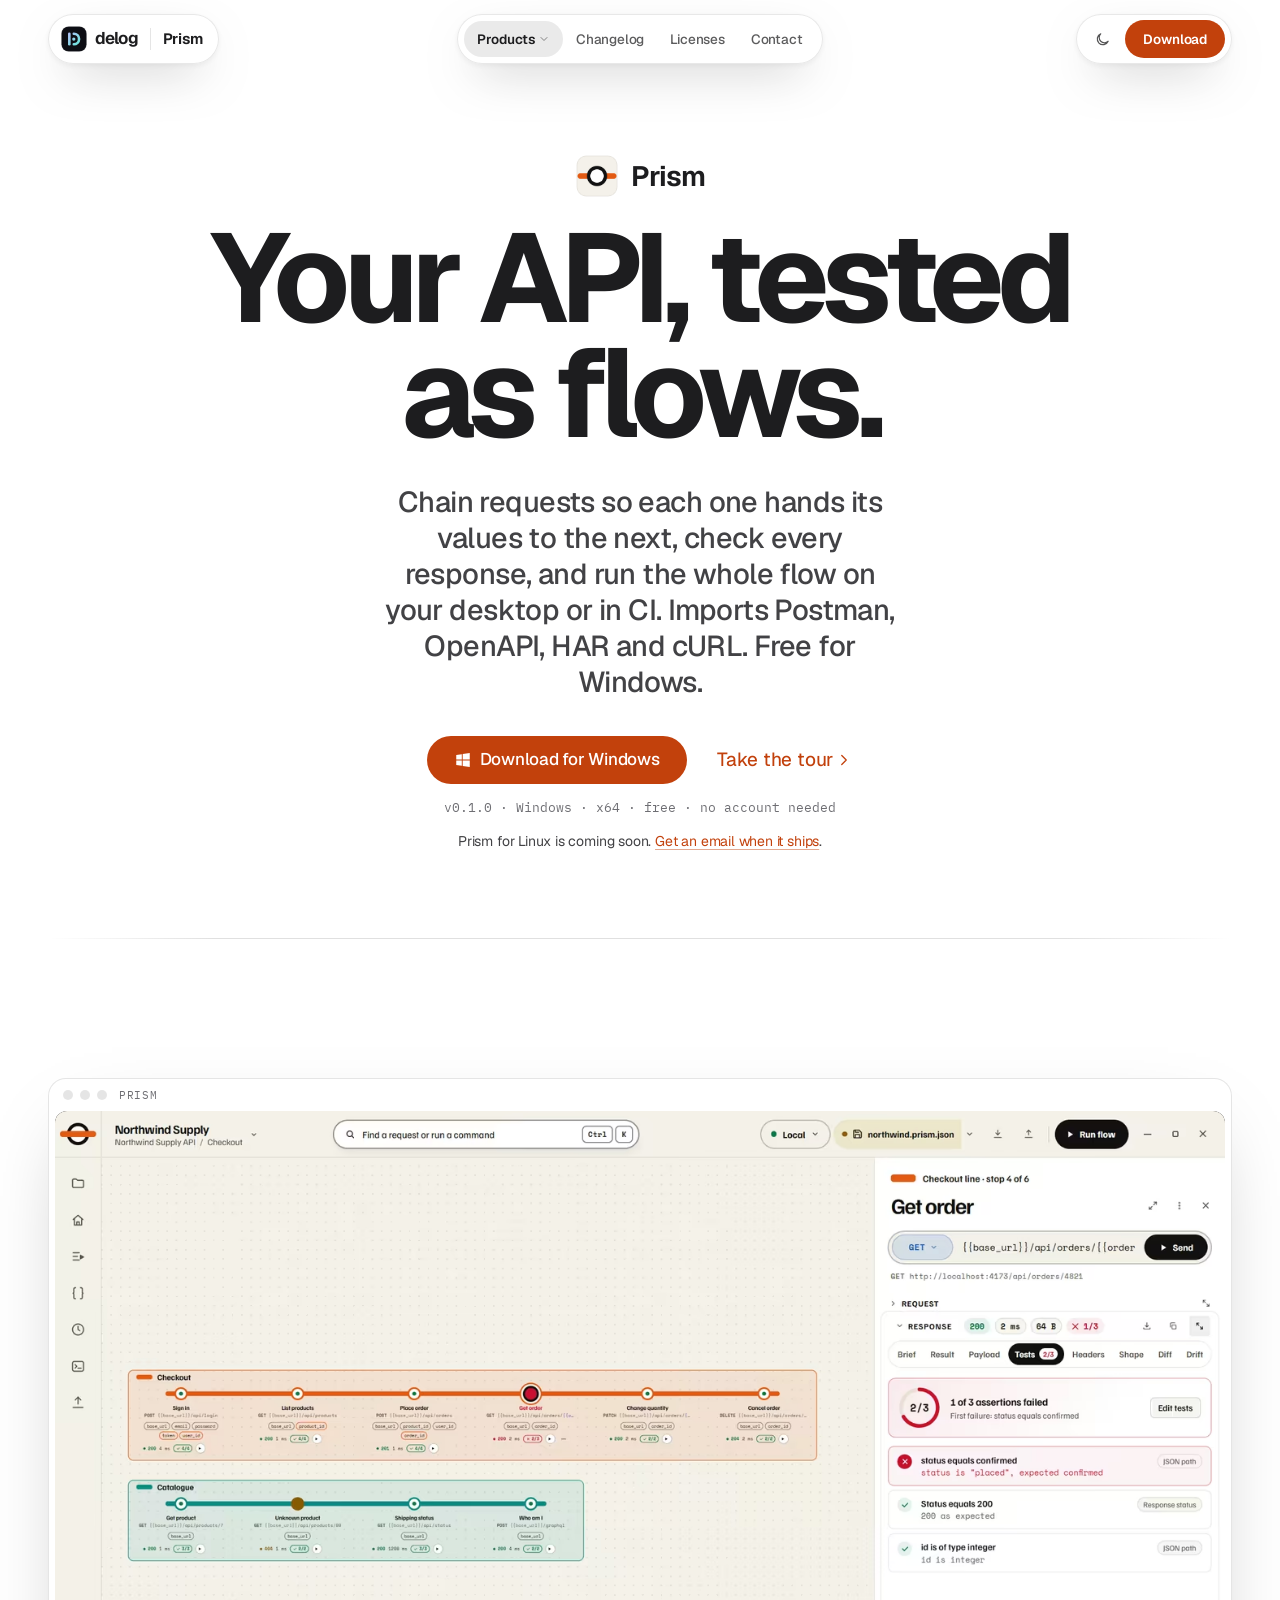
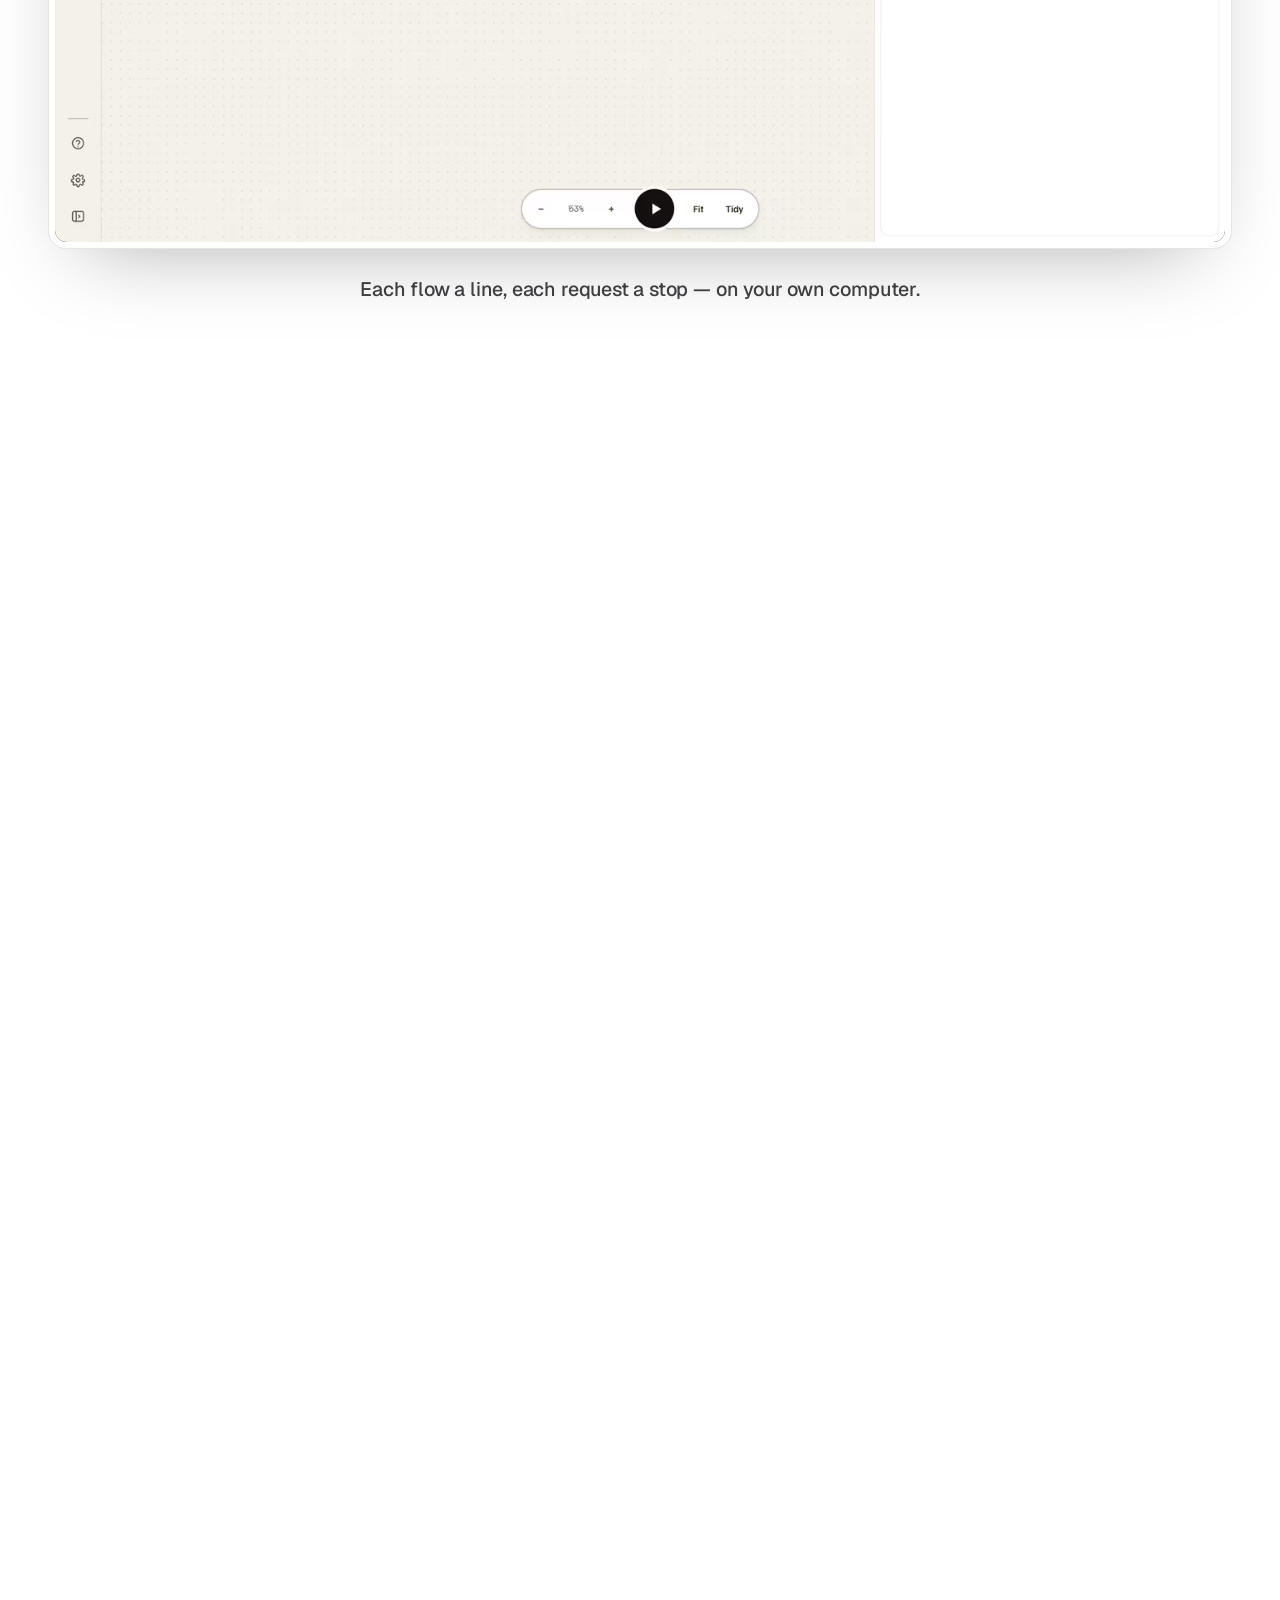
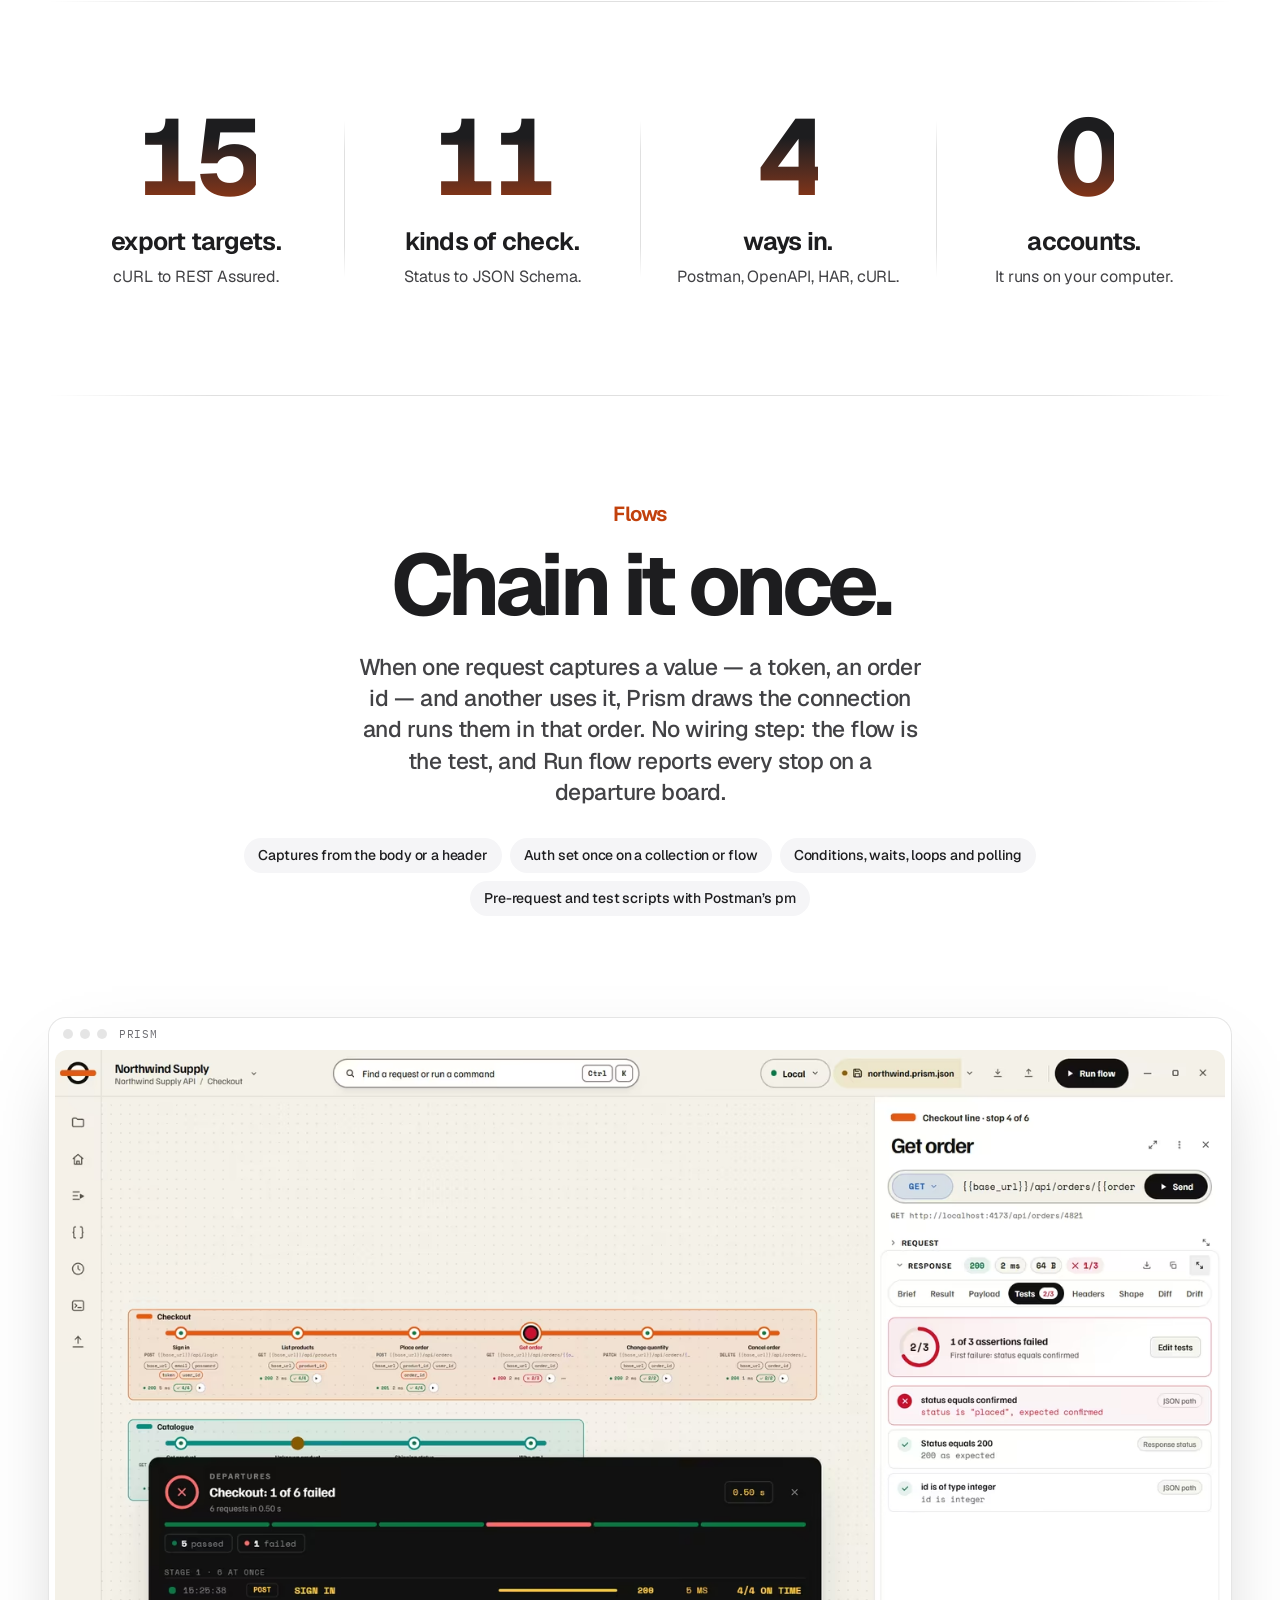
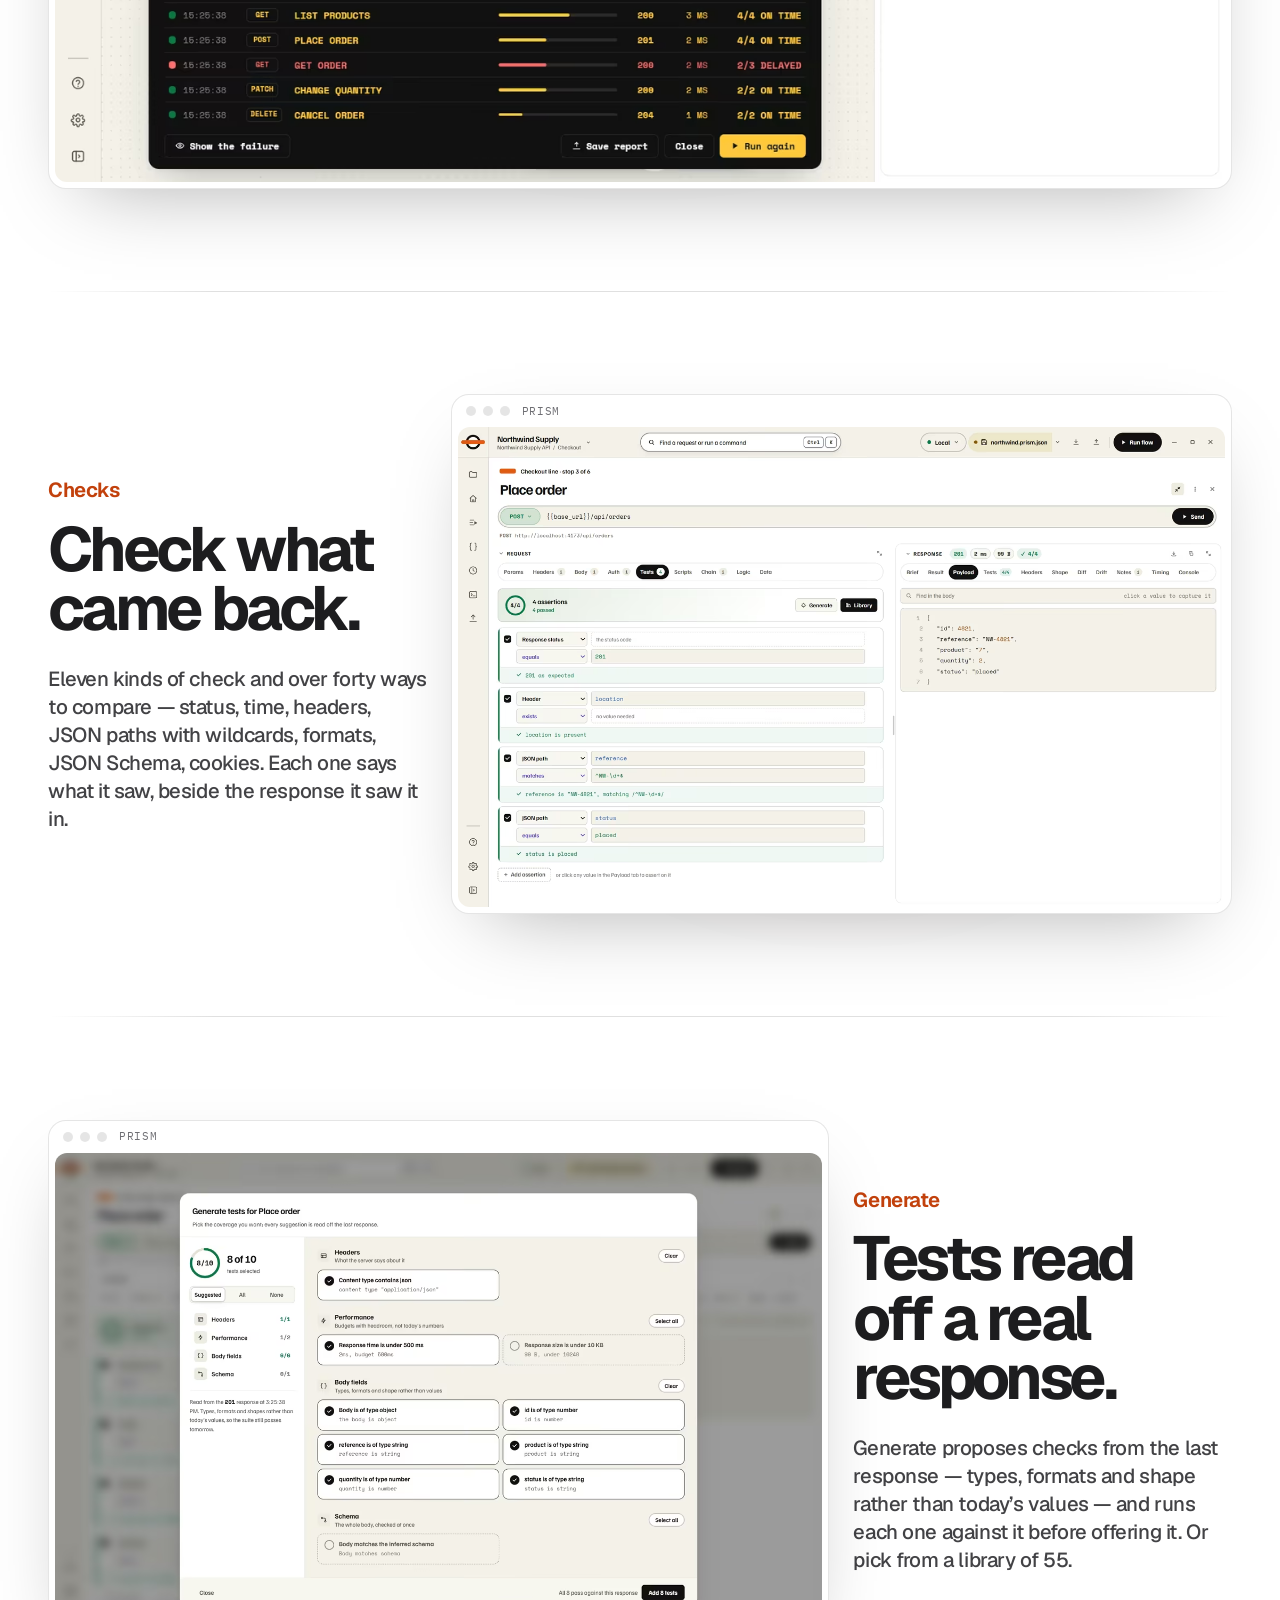
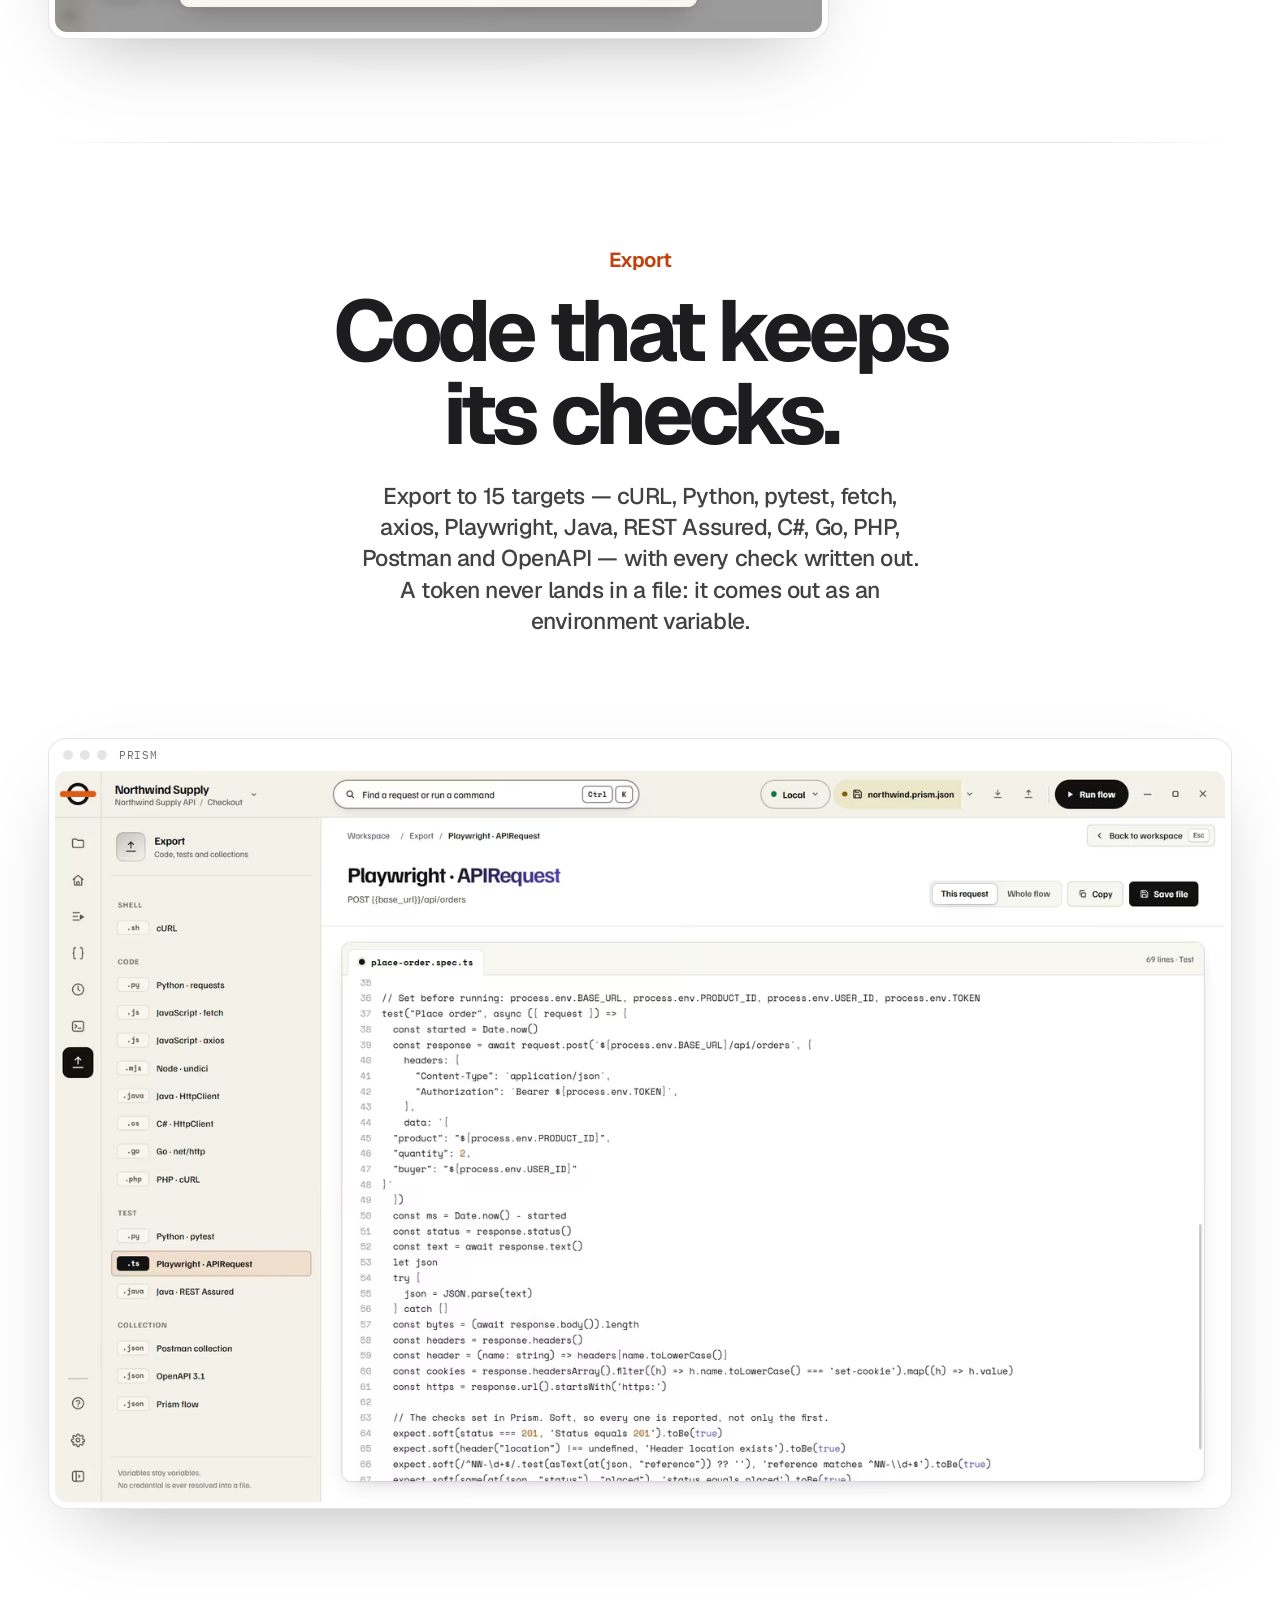
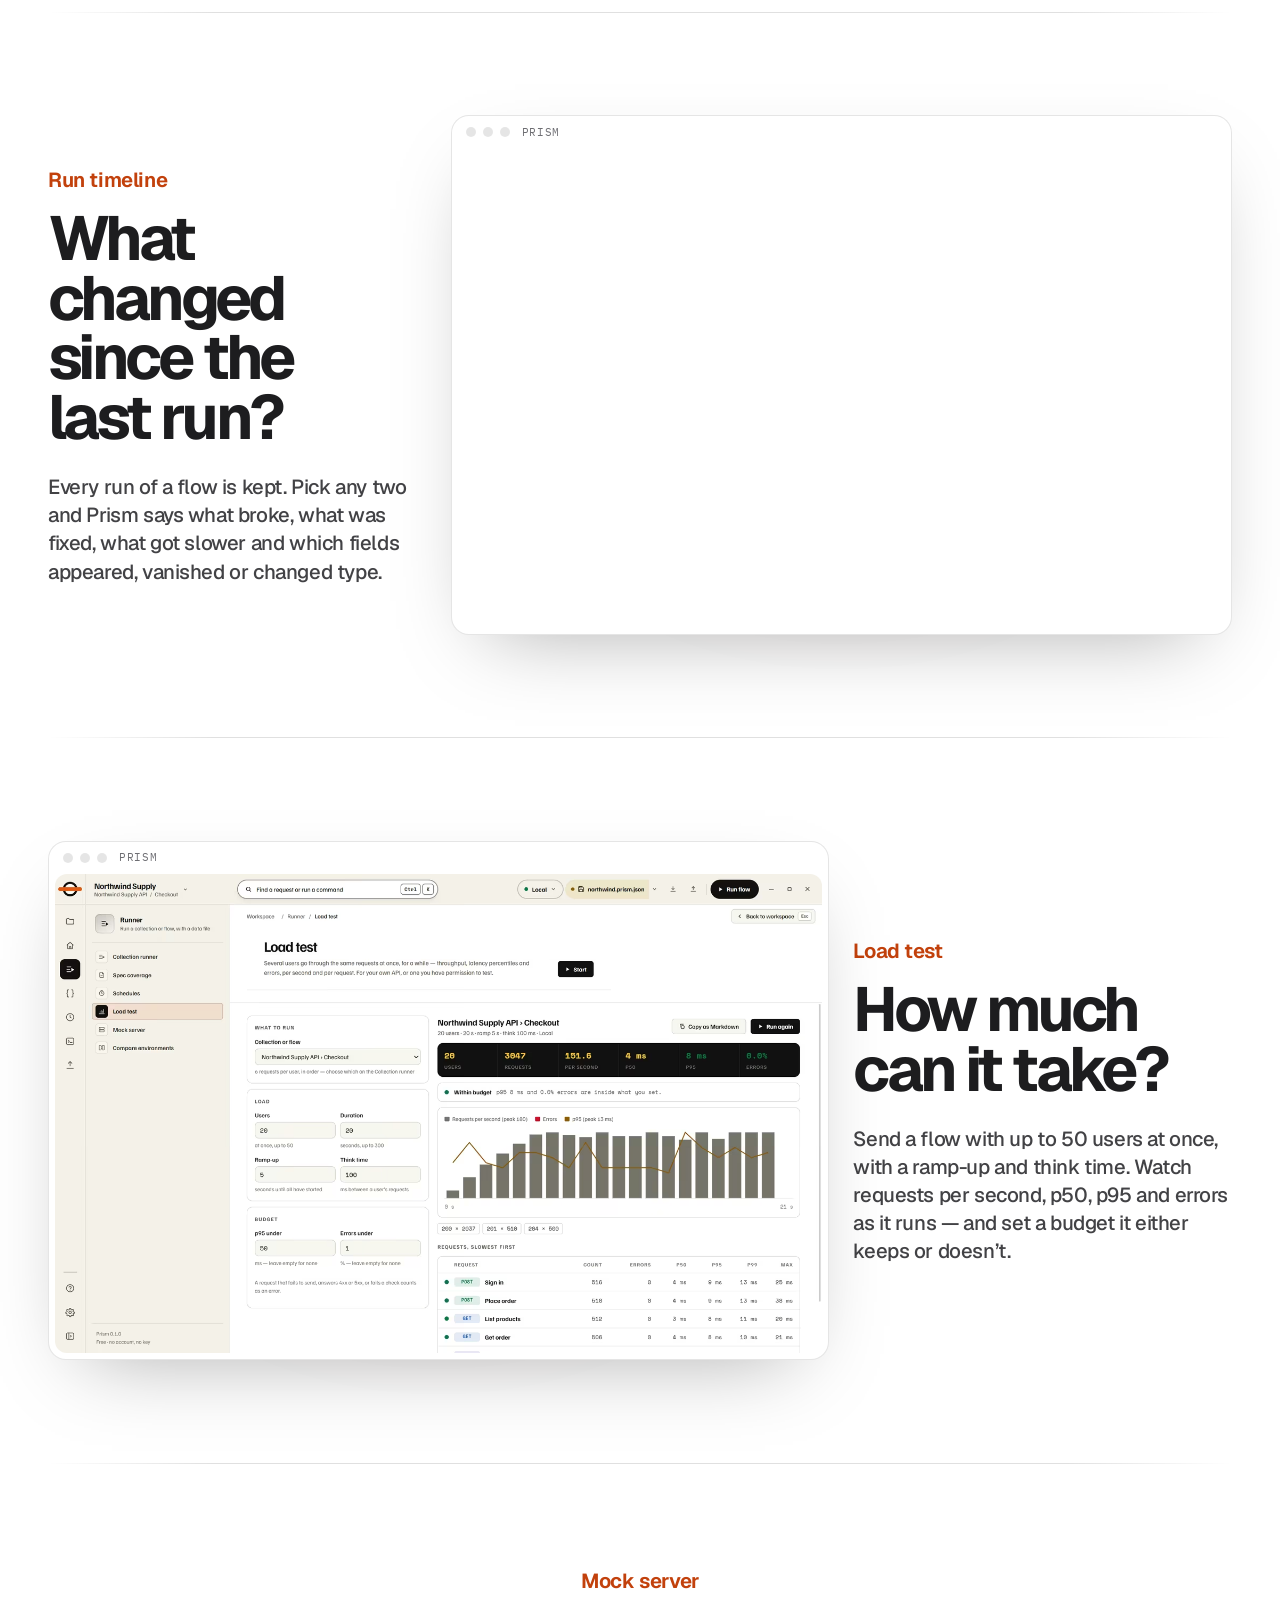
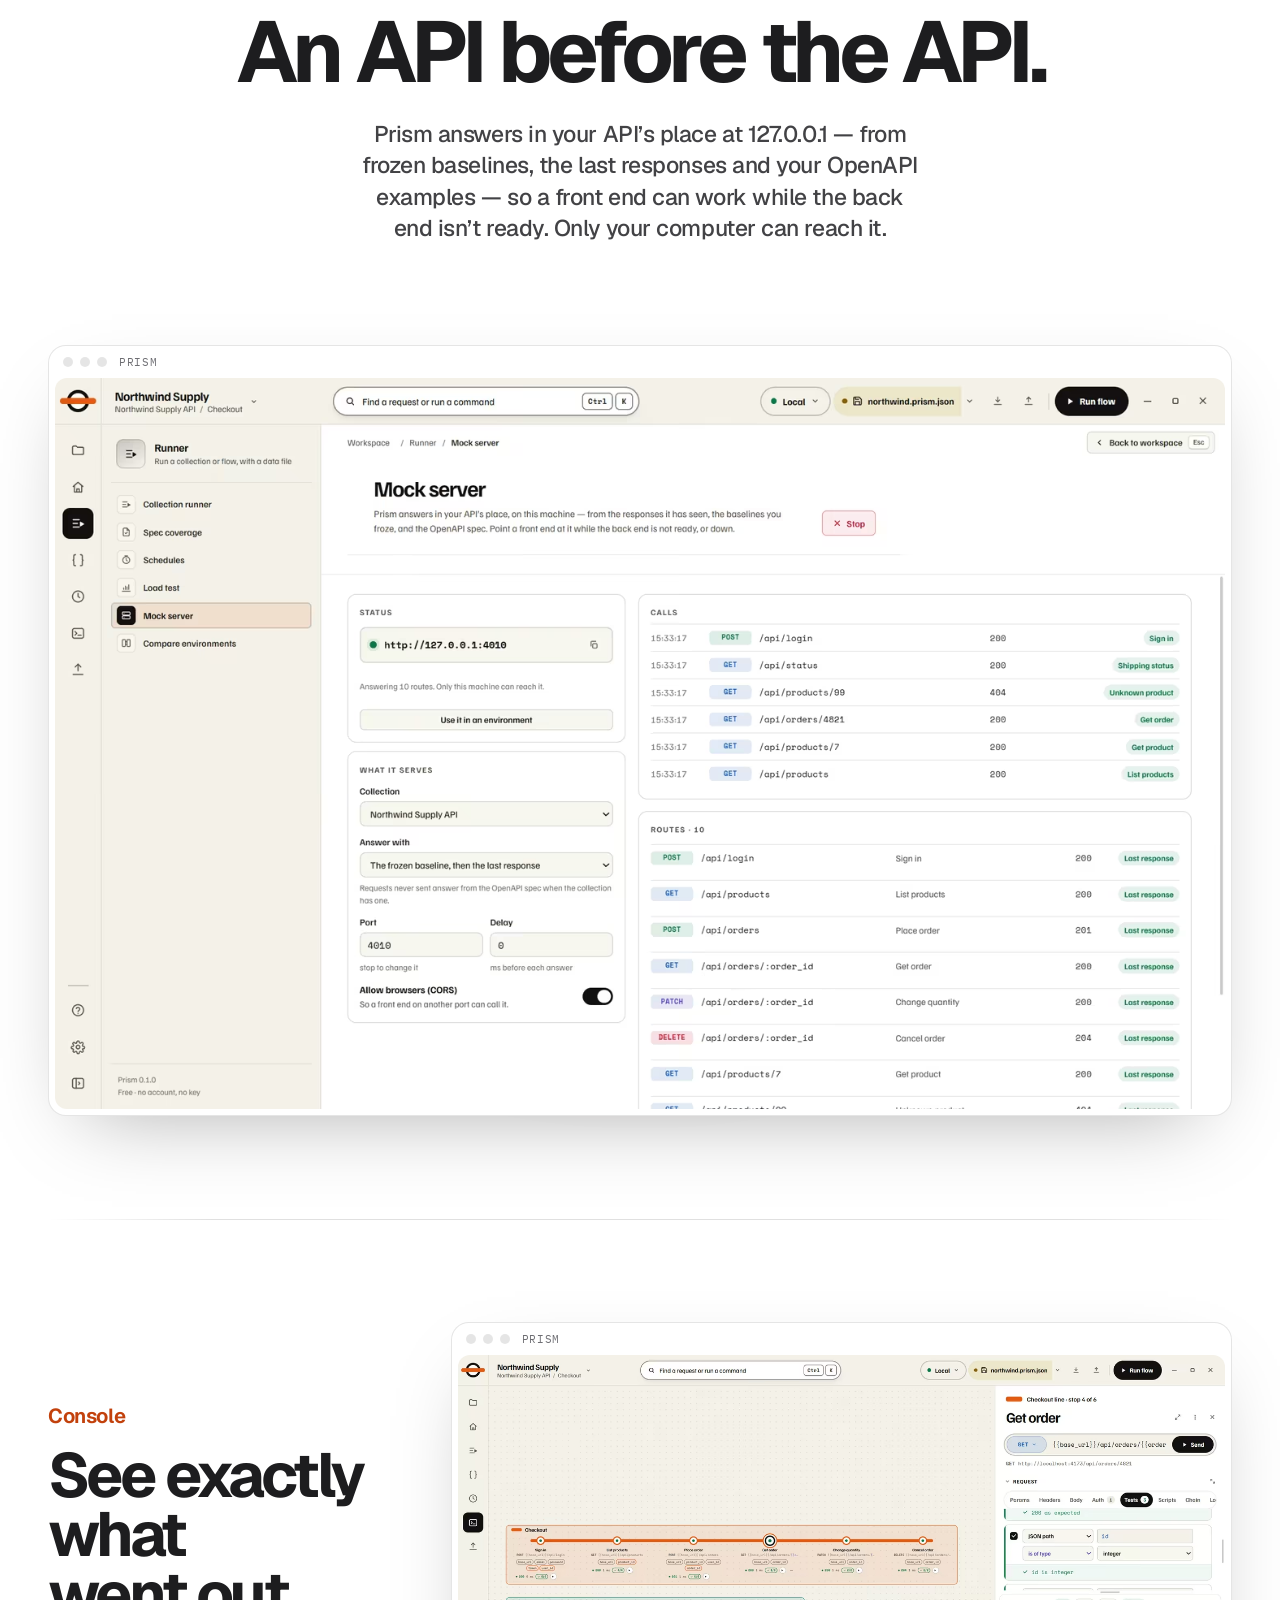
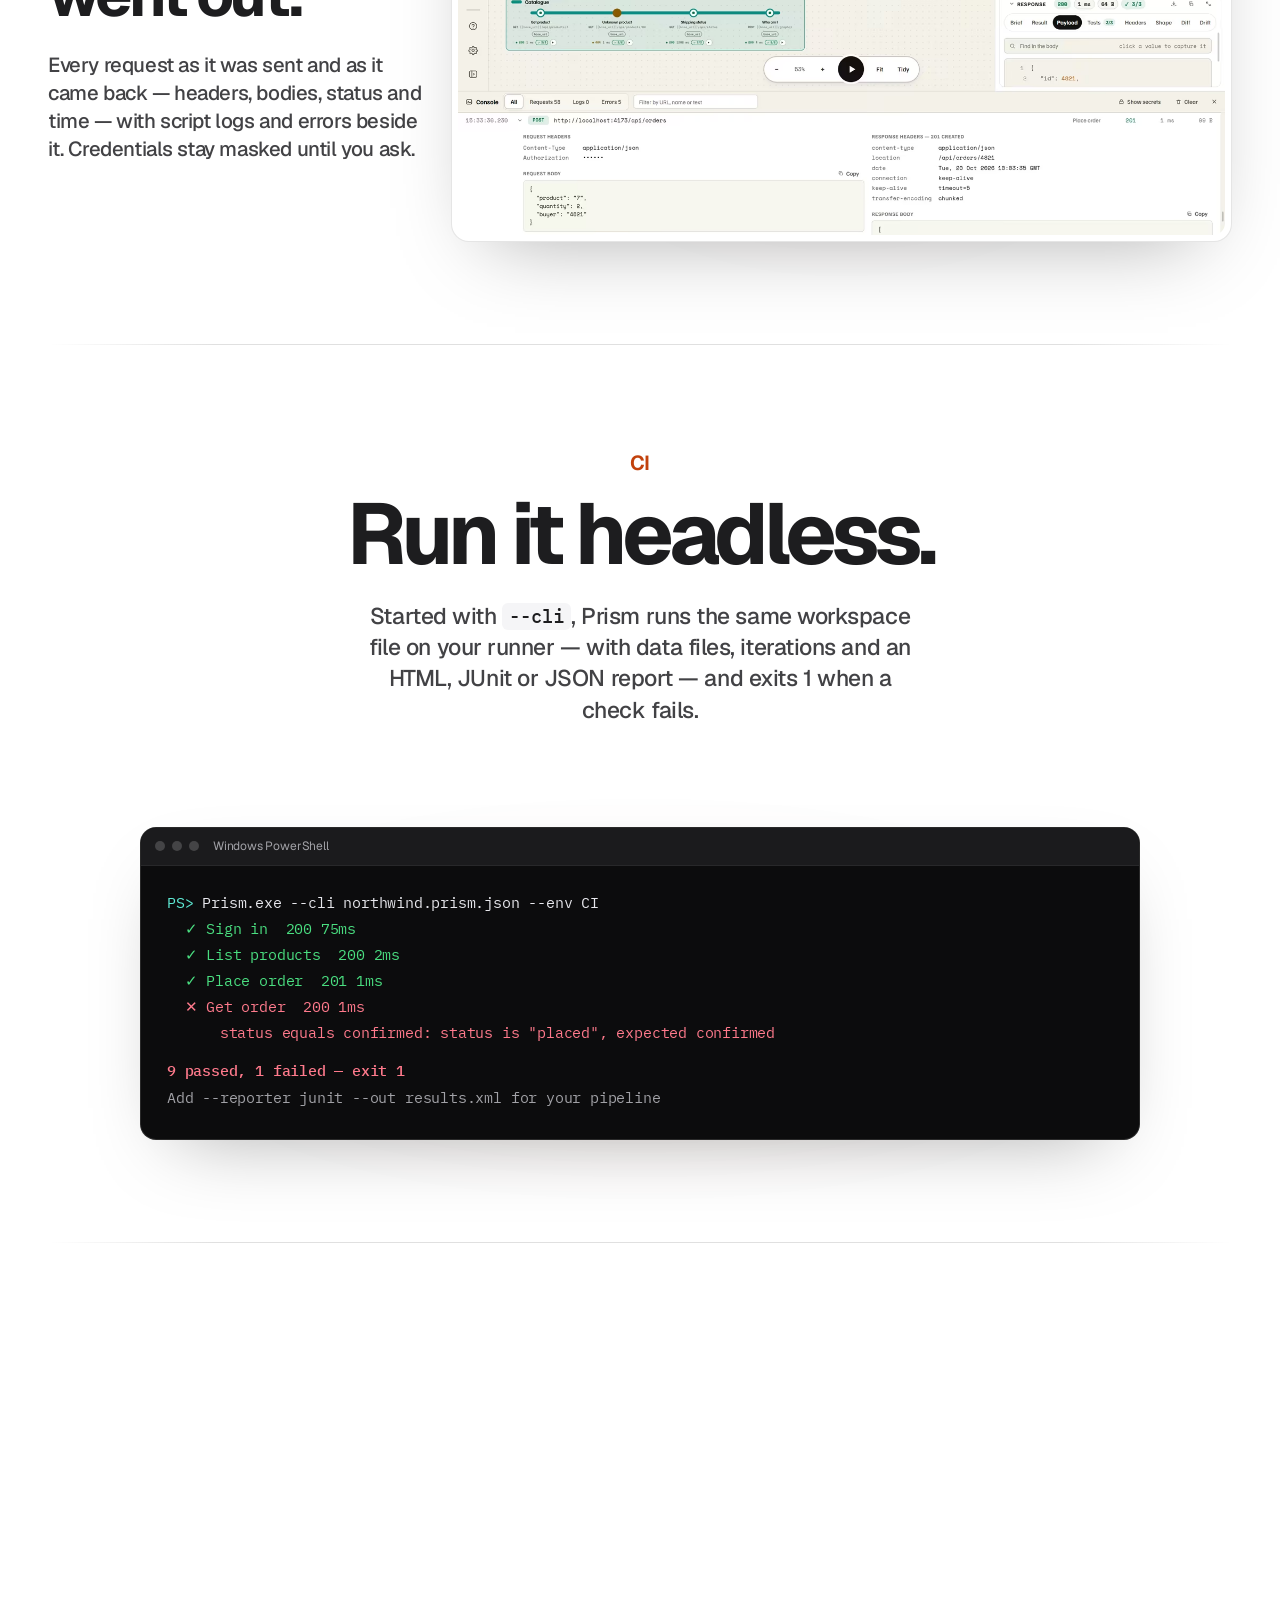
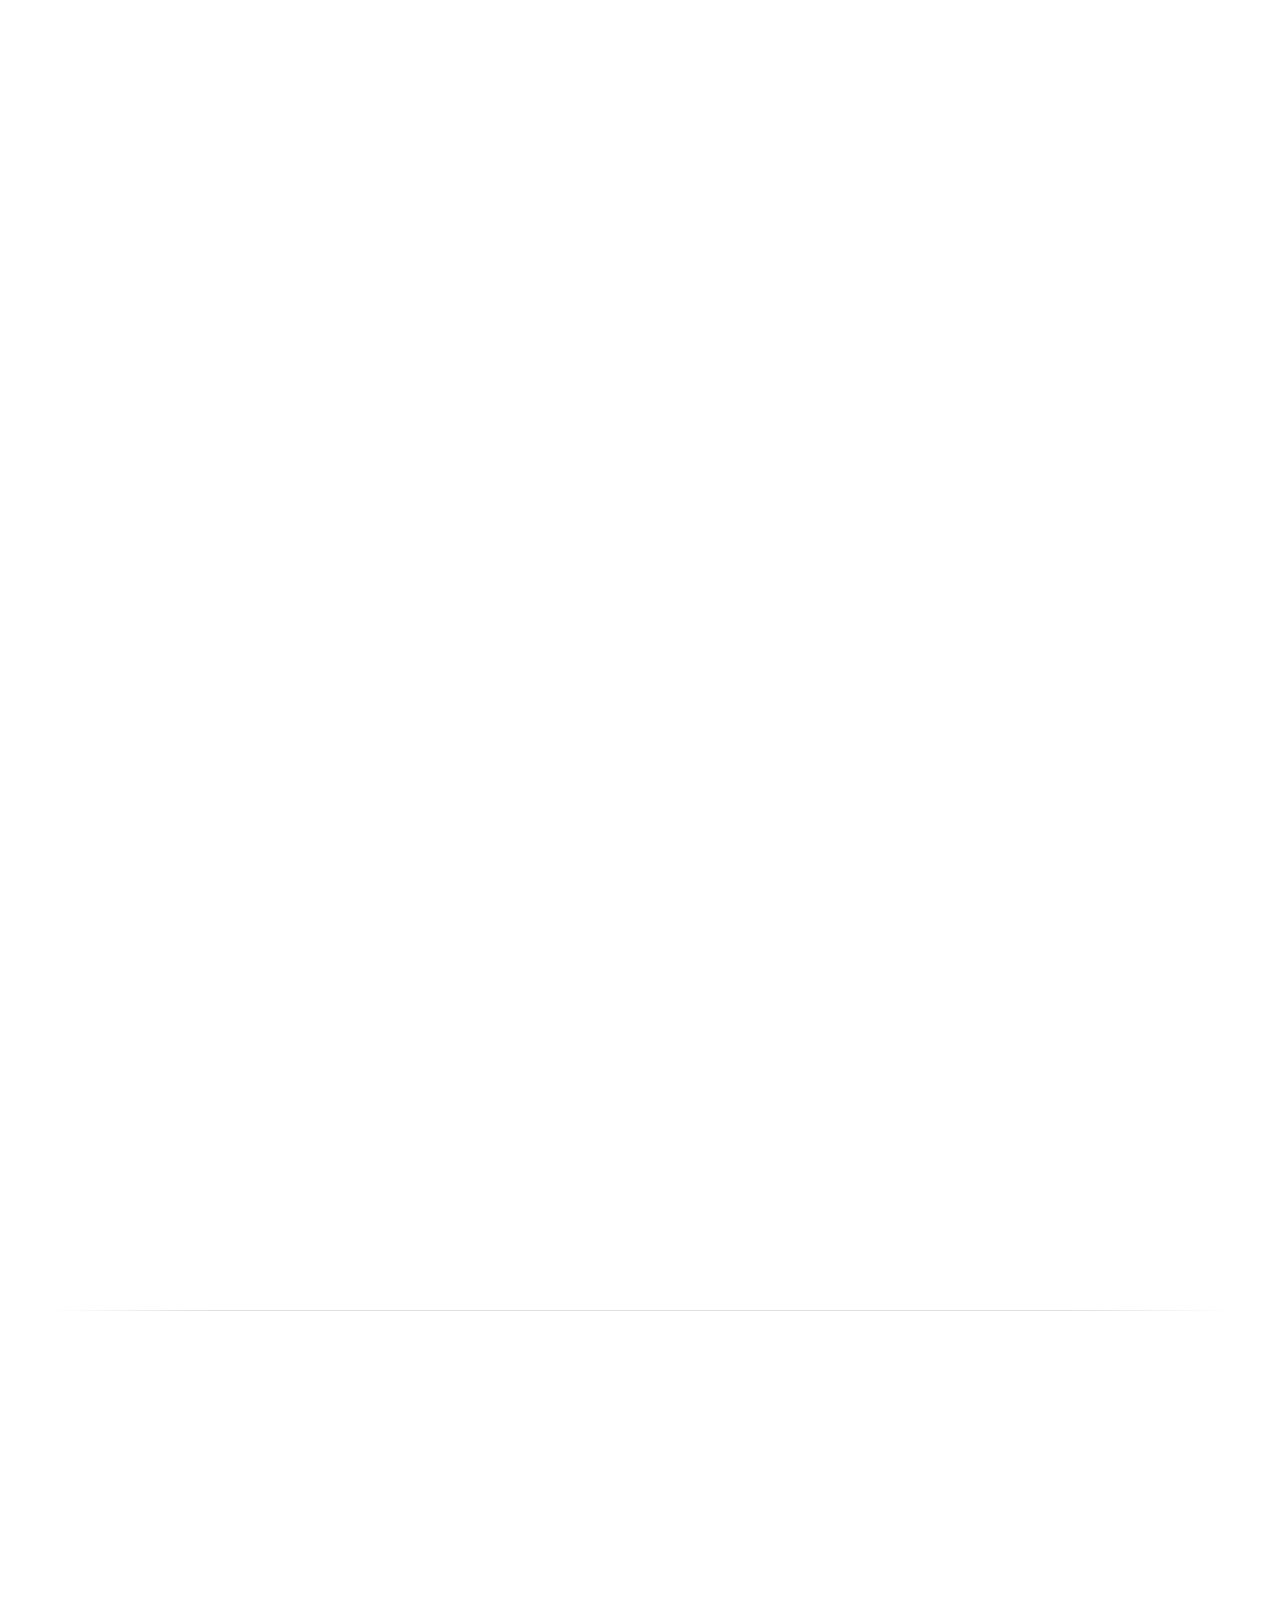
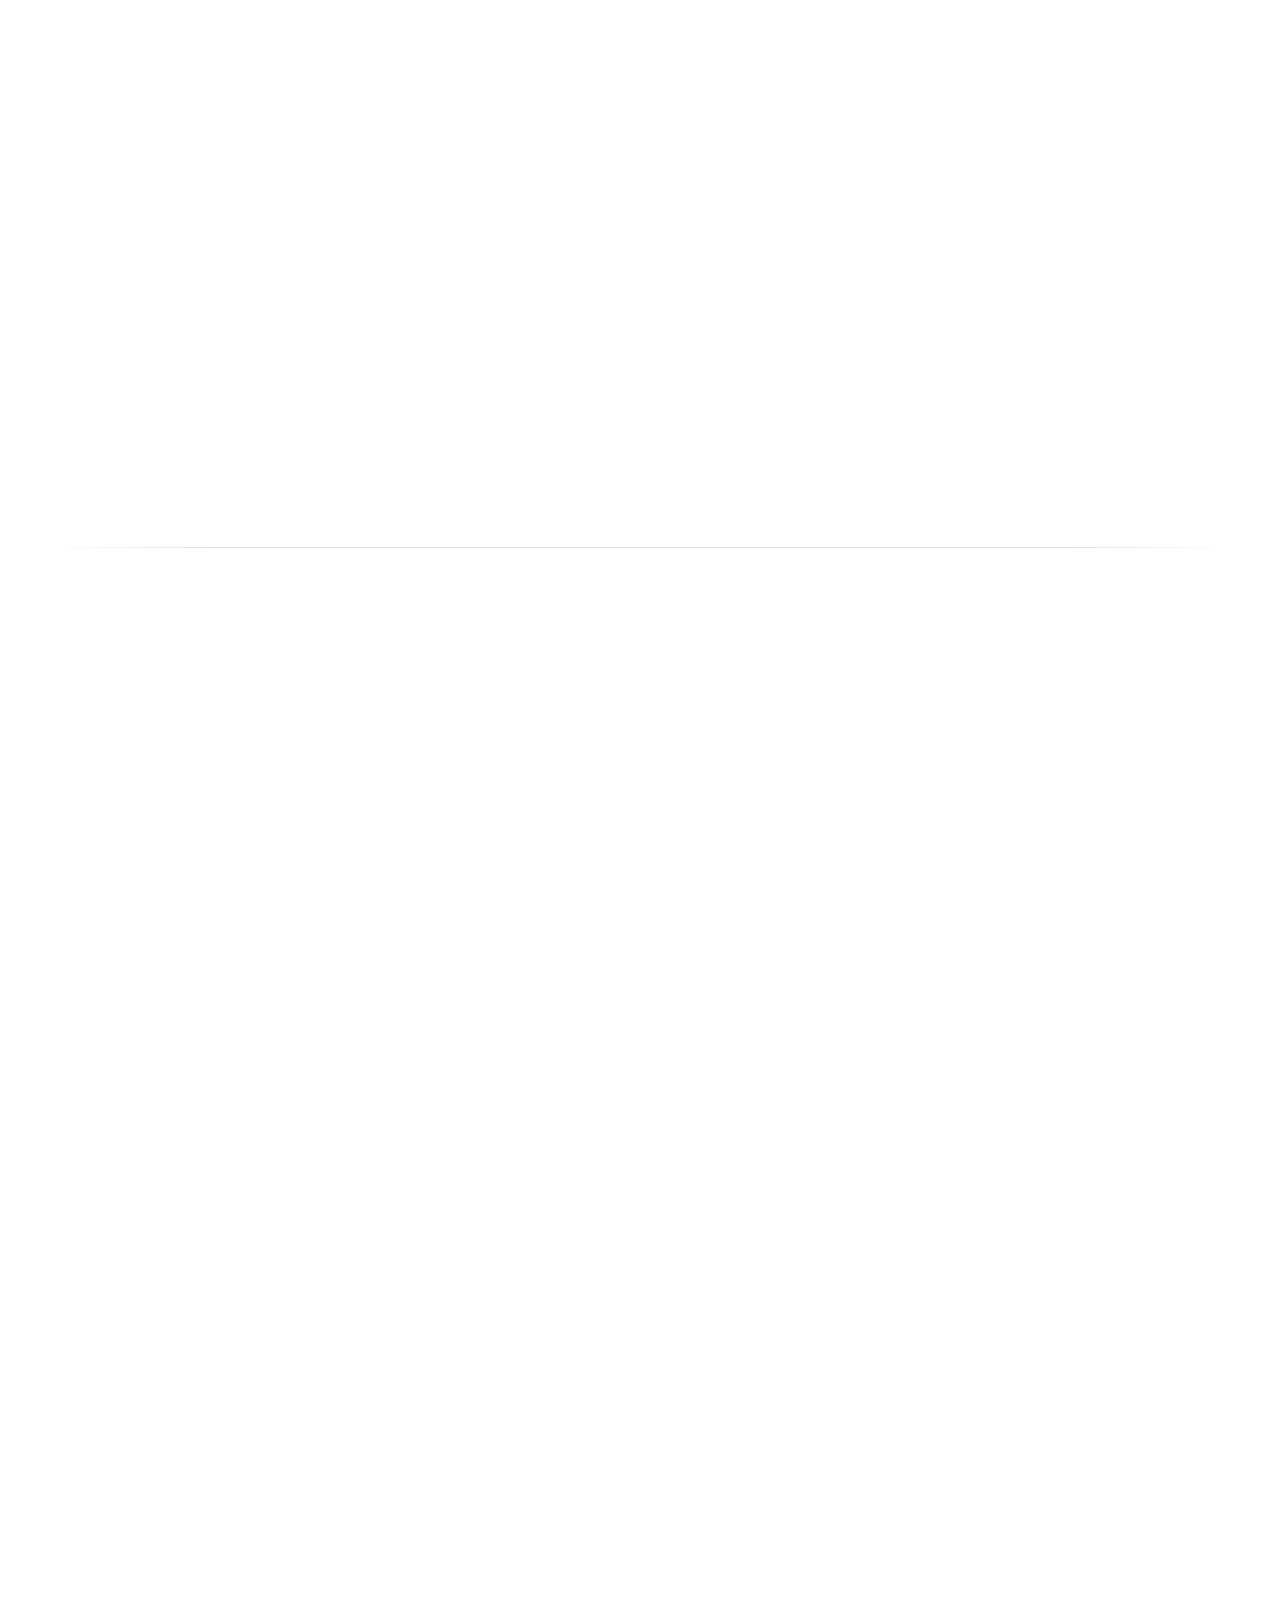
<file: products/prism.html>
<!doctype html>
<html lang="en">
<head>
<meta charset="utf-8">
<!-- Generated by tools/build-pages.mjs from assets/js/products.js. Edit the data, not this file. -->
<!-- @meta {"title":"Prism — Chain your API calls into flows. Test every step · Delog","ogTitle":"Prism by Delog","description":"Prism is a desktop workspace for API testing: build requests, chain the values one captures into the next, check every response and run the whole flow — on your desktop or in CI. It imports Postman collections, OpenAPI documents, HAR files and cURL, load-tests, mocks, and exports tests to 15 targets. Free for Windows; it runs on your own computer.","path":"products/prism.html","og":"assets/img/og-prism.png","ogAlt":"Prism — Chain your API calls into flows. Test every step.","type":"website"} -->
<title>Prism — Chain your API calls into flows. Test every step · Delog</title>
<meta name="description" content="Prism is a desktop workspace for API testing: build requests, chain the values one captures into the next, check every response and run the whole flow — on your desktop or in CI. It imports Postman collections, OpenAPI documents, HAR files and cURL, load-tests, mocks, and exports tests to 15 targets. Free for Windows; it runs on your own computer.">
<link rel="canonical" href="https://delog.example/products/prism.html">
<meta property="og:type" content="website">
<meta property="og:site_name" content="Delog">
<meta property="og:title" content="Prism by Delog">
<meta property="og:description" content="Prism is a desktop workspace for API testing: build requests, chain the values one captures into the next, check every response and run the whole flow — on your desktop or in CI. It imports Postman collections, OpenAPI documents, HAR files and cURL, load-tests, mocks, and exports tests to 15 targets. Free for Windows; it runs on your own computer.">
<meta property="og:url" content="https://delog.example/products/prism.html">
<meta property="og:image" content="https://delog.example/assets/img/og-prism.png">
<meta property="og:image:width" content="1200">
<meta property="og:image:height" content="630">
<meta property="og:image:alt" content="Prism — Chain your API calls into flows. Test every step.">
<meta name="twitter:card" content="summary_large_image">
<!-- /@meta -->
<!-- @head -->
<meta name="viewport" content="width=device-width, initial-scale=1">
<meta name="color-scheme" content="light dark">
<meta name="theme-color" content="#060709" media="(prefers-color-scheme: dark)">
<meta name="theme-color" content="#f4f5f8" media="(prefers-color-scheme: light)">
<link rel="icon" href="../favicon.ico" sizes="32x32">
<link rel="icon" href="../assets/img/favicon.svg" type="image/svg+xml">
<link rel="apple-touch-icon" href="../assets/img/apple-touch-icon.png">
<link rel="manifest" href="../site.webmanifest">
<link rel="preload" href="../assets/fonts/geist-latin-wght-normal.woff2" as="font" type="font/woff2" crossorigin>
<link rel="stylesheet" href="../assets/css/site.css">
<link rel="stylesheet" href="../assets/css/accents.css">
<script src="../site.config.js"></script>
<script src="../assets/js/theme.js"></script>
<!-- /@head -->
<script type="application/ld+json">
{
  "@context": "https://schema.org",
  "@type": "SoftwareApplication",
  "name": "Prism",
  "description": "Prism is a desktop workspace for API testing: build requests, chain the values one captures into the next, check every response and run the whole flow — on your desktop or in CI. It imports Postman collections, OpenAPI documents, HAR files and cURL, load-tests, mocks, and exports tests to 15 targets. Free for Windows; it runs on your own computer.",
  "applicationCategory": "DeveloperApplication",
  "operatingSystem": "Windows",
  "url": "https://delog.example/products/prism.html",
  "image": "https://delog.example/assets/products/prism/screens/map-dark-1440.webp",
  "screenshot": [
    "https://delog.example/assets/products/prism/screens/map-dark-1440.webp",
    "https://delog.example/assets/products/prism/screens/board-dark-1440.webp",
    "https://delog.example/assets/products/prism/screens/tests-dark-1440.webp",
    "https://delog.example/assets/products/prism/screens/generate-dark-1440.webp",
    "https://delog.example/assets/products/prism/screens/overview-dark-1440.webp",
    "https://delog.example/assets/products/prism/screens/environments-dark-1440.webp",
    "https://delog.example/assets/products/prism/screens/export-dark-1440.webp",
    "https://delog.example/assets/products/prism/screens/timeline-dark-1440.webp",
    "https://delog.example/assets/products/prism/screens/load-dark-1440.webp",
    "https://delog.example/assets/products/prism/screens/mock-dark-1440.webp",
    "https://delog.example/assets/products/prism/screens/console-dark-1440.webp",
    "https://delog.example/assets/products/prism/screens/about-dark-1440.webp"
  ],
  "publisher": {
    "@type": "Organization",
    "name": "Delog",
    "url": "https://delog.example/"
  },
  "softwareVersion": "0.1.0",
  "datePublished": "2026-10-20",
  "downloadUrl": "https://delog.example/downloads/prism/0.1.0/Prism%20Setup%200.1.0.exe",
  "releaseNotes": "https://delog.example/changelog.html?product=prism",
  "offers": {
    "@type": "Offer",
    "price": "0",
    "priceCurrency": "USD"
  },
  "isAccessibleForFree": true
}
</script>
</head>
<body data-base="../" data-page="prism" class="has-accent accent-prism has-lnav" data-accent-dark="#fb923c" data-accent-light="#c2410c">
<!-- @header -->
<a class="skip" href="#main">Skip to content</a>
<header class="pnav" data-pnav>
  <div class="pnav__in">
    <div class="pnav__isle pnav__brand">
      <a class="pnav__logo" href="../index.html" aria-label="Delog — home"><svg class="logo__mark" viewBox="0 0 32 32" aria-hidden="true" focusable="false"><defs><linearGradient id="dlg-h" x1="7" y1="7" x2="25" y2="25" gradientUnits="userSpaceOnUse"><stop offset="0" stop-color="#bdbfff"/><stop offset="1" stop-color="#5eead4"/></linearGradient></defs><rect x=".5" y=".5" width="31" height="31" rx="9" fill="#0d0e14" stroke="#ffffff" stroke-opacity=".14"/><path d="M10.25 9.5v13" stroke="url(#dlg-h)" stroke-width="3.2" stroke-linecap="round"/><path d="M15.75 9.5a6.5 6.5 0 0 1 0 13" fill="none" stroke="url(#dlg-h)" stroke-width="3.2" stroke-linecap="round"/><circle cx="15.75" cy="16" r="2" fill="url(#dlg-h)"/></svg><span class="pnav__word">delog</span></a>
      <a class="pnav__product-name" href="#overview" tabindex="-1">Prism</a>
    </div>
    <div class="pnav__isle pnav__mid">
      <a class="pnav__mini pnav__mini--logo" href="../index.html" aria-label="Delog — home" tabindex="-1"><svg class="logo__mark" viewBox="0 0 32 32" aria-hidden="true" focusable="false"><defs><linearGradient id="dlg-m" x1="7" y1="7" x2="25" y2="25" gradientUnits="userSpaceOnUse"><stop offset="0" stop-color="#bdbfff"/><stop offset="1" stop-color="#5eead4"/></linearGradient></defs><rect x=".5" y=".5" width="31" height="31" rx="9" fill="#0d0e14" stroke="#ffffff" stroke-opacity=".14"/><path d="M10.25 9.5v13" stroke="url(#dlg-m)" stroke-width="3.2" stroke-linecap="round"/><path d="M15.75 9.5a6.5 6.5 0 0 1 0 13" fill="none" stroke="url(#dlg-m)" stroke-width="3.2" stroke-linecap="round"/><circle cx="15.75" cy="16" r="2" fill="url(#dlg-m)"/></svg></a>
      <div class="pnav__groups">
        <nav class="pnav__group pnav__group--main" id="site-nav" aria-label="Main" data-glide>
          <span class="pnav__glide" aria-hidden="true"></span>
          <a class="pnav__drop" href="../products.html" data-drop aria-haspopup="true" aria-expanded="false" aria-controls="nav-products" aria-current="page">Products<svg class="i pnav__chev" viewBox="0 0 24 24" aria-hidden="true" focusable="false"><path d="m6 9 6 6 6-6"/></svg></a>
          <a href="../changelog.html" data-nav="changelog" data-secondary>Changelog</a>
          <a href="../licenses.html" data-nav="licenses" data-secondary>Licenses</a>
          <a href="../contact.html" data-nav="contact">Contact</a>
        </nav>
        <nav class="pnav__group pnav__group--product" aria-label="Prism sections" data-glide><span class="pnav__glide" aria-hidden="true"></span><a href="#overview" data-spy>Overview</a><a href="#tools" data-spy>Tools</a><a href="#screenshots" data-spy>Screenshots</a><a href="#specs" data-spy>Tech specs</a></nav>
        <div class="pmenu" id="nav-products" data-drop-panel hidden>
          <div class="pmenu__list">
          <a class="pmenu__item accent-driftly" href="../products/driftly.html"><img src="../assets/products/driftly/icon-128.png" alt="" width="28" height="28" loading="lazy" decoding="async"><span class="pmenu__t"><b>Driftly</b><span>Know if a release is safe to ship.</span></span></a>
          <a class="pmenu__item accent-tracemend" href="../products/tracemend.html"><img src="../assets/products/tracemend/icon-128.png" alt="" width="28" height="28" loading="lazy" decoding="async"><span class="pmenu__t"><b>Tracemend</b><span>Build the test suite you keep.</span></span></a>
          <a class="pmenu__item accent-prism" href="../products/prism.html" aria-current="page"><img src="../assets/products/prism/icon-128.png" alt="" width="28" height="28" loading="lazy" decoding="async"><span class="pmenu__t"><b>Prism</b><span>Test your API, flow by flow.</span></span></a>
          </div>
          <a class="pmenu__all" href="../products.html">All products<svg class="i" viewBox="0 0 24 24" aria-hidden="true" focusable="false"><path d="m9 6 6 6-6 6"/></svg></a>
        </div>
      </div>
      <a class="pnav__mini pnav__mini--cta" href="../download.html" tabindex="-1">Download</a>
    </div>
    <div class="pnav__isle pnav__actions">
      <button class="pnav__icon pnav__theme" type="button" data-theme-toggle aria-label="Switch theme"><svg class="i i--sun" viewBox="0 0 24 24" aria-hidden="true" focusable="false"><circle cx="12" cy="12" r="4"/><path d="M12 2.5v2M12 19.5v2M4.6 4.6 6 6M18 18l1.4 1.4M2.5 12h2M19.5 12h2M4.6 19.4 6 18M18 6l1.4-1.4"/></svg><svg class="i i--moon" viewBox="0 0 24 24" aria-hidden="true" focusable="false"><path d="M20 14.5A8 8 0 1 1 9.5 4a6.5 6.5 0 0 0 10.5 10.5z"/></svg></button>
      <a class="pnav__cta" href="../download.html" data-nav="download">Download</a>
      <button class="pnav__icon pnav__menu" type="button" data-nav-toggle aria-expanded="false" aria-controls="site-sheet" aria-label="Open menu"><span class="burger" aria-hidden="true"><i></i><i></i></span></button>
    </div>
  </div>
</header>
<div class="sheet-scrim" data-sheet-close hidden></div>
<div class="sheet" id="site-sheet" role="dialog" aria-modal="true" aria-label="Menu" hidden>
  <span class="sheet__grab" aria-hidden="true"></span>
  <nav class="sheet__links" aria-label="Menu">
    <a href="../products/driftly.html" data-nav="driftly"><img src="../assets/products/driftly/icon-128.png" alt="" width="22" height="22" loading="lazy" decoding="async">Driftly</a>
    <a href="../products/tracemend.html" data-nav="tracemend"><img src="../assets/products/tracemend/icon-128.png" alt="" width="22" height="22" loading="lazy" decoding="async">Tracemend</a>
    <a href="../products/prism.html" data-nav="prism" aria-current="page"><img src="../assets/products/prism/icon-128.png" alt="" width="22" height="22" loading="lazy" decoding="async">Prism</a>
    <a href="../products.html" data-nav="products"><svg class="i" viewBox="0 0 24 24" aria-hidden="true" focusable="false"><path d="M12 3 20 7.5v9L12 21 4 16.5v-9z"/><path d="m4 7.5 8 4.5 8-4.5M12 12v9"/></svg>Products</a>
    <a href="../changelog.html" data-nav="changelog"><svg class="i" viewBox="0 0 24 24" aria-hidden="true" focusable="false"><path d="M9 6.5h11M9 12h11M9 17.5h7"/><path d="M4.5 6.5h.01M4.5 12h.01M4.5 17.5h.01"/></svg>Changelog</a>
    <a href="../licenses.html" data-nav="licenses"><svg class="i" viewBox="0 0 24 24" aria-hidden="true" focusable="false"><path d="M12 4v16M8 20h8M5 7.5h14"/><path d="m5 7.5-2.5 6a2.5 2.5 0 0 0 5 0zM19 7.5l-2.5 6a2.5 2.5 0 0 0 5 0z"/></svg>Licenses</a>
    <a href="../contact.html" data-nav="contact"><svg class="i" viewBox="0 0 24 24" aria-hidden="true" focusable="false"><rect x="3" y="5" width="18" height="14" rx="2.5"/><path d="m4 7 8 6 8-6"/></svg>Contact</a>
  </nav>
  <nav class="sheet__sub" aria-label="Prism sections"><p class="sheet__sub-title">Prism</p><a href="#overview" data-spy>Overview</a><a href="#tools" data-spy>Tools</a><a href="#screenshots" data-spy>Screenshots</a><a href="#specs" data-spy>Tech specs</a></nav>
  <div class="sheet__foot">
    <div class="theme-seg" role="group" aria-label="Theme">
      <button type="button" data-theme-set="system" aria-pressed="true"><svg class="i" viewBox="0 0 24 24" aria-hidden="true" focusable="false"><rect x="3" y="4" width="18" height="12" rx="2"/><path d="M8 20h8M12 16v4"/></svg>Auto</button>
      <button type="button" data-theme-set="light" aria-pressed="false"><svg class="i" viewBox="0 0 24 24" aria-hidden="true" focusable="false"><circle cx="12" cy="12" r="4"/><path d="M12 2.5v2M12 19.5v2M4.6 4.6 6 6M18 18l1.4 1.4M2.5 12h2M19.5 12h2M4.6 19.4 6 18M18 6l1.4-1.4"/></svg>Light</button>
      <button type="button" data-theme-set="dark" aria-pressed="false"><svg class="i" viewBox="0 0 24 24" aria-hidden="true" focusable="false"><path d="M20 14.5A8 8 0 1 1 9.5 4a6.5 6.5 0 0 0 10.5 10.5z"/></svg>Dark</button>
    </div>
    <a class="btn btn--primary" href="../download.html">Download</a>
  </div>
</div>
<!-- /@header -->
<main id="main" class="flush" data-render="product-page" data-product="prism" data-rendered="c9lo5n">
<section class="lx-hero" id="overview"><div class="container"><p class="lx-hero__name"><img src="../assets/products/prism/icon-256.png" alt="" width="44" height="44" class="lx-hero__icon" fetchpriority="high" decoding="async"><span>Prism</span></p><h1 class="lx-hero__title sheen">Your API, tested as flows.</h1><p class="lx-hero__line">Chain requests so each one hands its values to the next, check every response, and run the whole flow on your desktop or in CI. Imports Postman, OpenAPI, HAR and cURL. Free for Windows.</p><div class="dl-cta dl-cta--launch" data-dl-cta="prism"><div class="dl-cta__row"><a class="btn btn--primary btn--lg" data-dl-primary href="../download.html?product=prism&amp;platform=windows"><span data-dl-icon><svg class="i i--fill" viewBox="0 0 24 24" aria-hidden="true" focusable="false"><path d="M3 5.3 10.4 4.2v7.2H3zM11.6 4 21 2.6v8.8h-9.4zM3 12.6h7.4v7.2L3 18.7zM11.6 12.6H21v8.8L11.6 20z"/></svg></span><span data-dl-label>Download for Windows</span></a><a class="link-more" href="#tour">Take the tour<svg class="i" viewBox="0 0 24 24" aria-hidden="true" focusable="false"><path d="m9 6 6 6-6 6"/></svg></a></div><p class="dl-cta__meta mono" data-dl-meta>v0.1.0 · Windows · x64 · free · no account needed</p><p class="dl-cta__note" data-dl-note hidden></p></div></div></section><div class="container rule-wrap" aria-hidden="true"><div class="rule"></div></div><section class="cine" id="tour" aria-label="Prism Home"><div class="cine__sticky"><div class="cine__glow" aria-hidden="true"></div><div class="cine__win"><div class="vframe__bar" aria-hidden="true"><span class="vframe__dots"><i></i><i></i><i></i></span><span class="vframe__title">Prism</span></div><div class="cine__screen"><div class="cine__empty" aria-hidden="true"><i></i><i></i><i></i><i></i><i></i></div><div class="cine__ui"><picture><source type="image/avif" srcset="../assets/products/prism/screens/map-dark-800.avif 800w, ../assets/products/prism/screens/map-dark-1440.avif 1440w" sizes="(min-width: 1500px) 1440px, 100vw"><img src="../assets/products/prism/screens/map-dark-1440.webp" srcset="../assets/products/prism/screens/map-dark-800.webp 800w, ../assets/products/prism/screens/map-dark-1440.webp 1440w" sizes="(min-width: 1500px) 1440px, 100vw" alt="Prism’s map of the Northwind Supply API: the Checkout flow drawn as an orange line through six requests — Sign in, List products, Place order, Get order, Change quantity and Cancel order — and the Catalogue flow as a teal line, with Get order picked and one of its three checks failed: status was “placed”, expected “confirmed”." width="1440" height="900" class="theme-dark-only" loading="lazy" fetchpriority="high" decoding="async"></picture><picture><source type="image/avif" srcset="../assets/products/prism/screens/map-light-800.avif 800w, ../assets/products/prism/screens/map-light-1440.avif 1440w" sizes="(min-width: 1500px) 1440px, 100vw"><img src="../assets/products/prism/screens/map-light-1440.webp" srcset="../assets/products/prism/screens/map-light-800.webp 800w, ../assets/products/prism/screens/map-light-1440.webp 1440w" sizes="(min-width: 1500px) 1440px, 100vw" alt="Prism’s map of the Northwind Supply API: the Checkout flow drawn as an orange line through six requests — Sign in, List products, Place order, Get order, Change quantity and Cancel order — and the Catalogue flow as a teal line, with Get order picked and one of its three checks failed: status was “placed”, expected “confirmed”." width="1440" height="900" class="theme-light-only" loading="lazy" fetchpriority="high" decoding="async"></picture></div></div></div><div class="cine__chips" aria-hidden="true"><span class="chip3d chip3d--1"><i class="chip3d__dot chip3d__dot--bad"></i>Get order · 1 check failed</span><span class="chip3d chip3d--2"><i class="chip3d__dot chip3d__dot--ok"></i>token → Place order</span><span class="chip3d chip3d--3"><i class="chip3d__dot chip3d__dot--ok"></i>Load test · p95 8 ms</span></div><p class="cine__cap">Each flow a line, each request a stop — on your own computer.</p></div></section><div class="container rule-wrap" aria-hidden="true"><div class="rule"></div></div><section class="stats-band" aria-labelledby="stats-prism"><div class="container"><h2 class="sr-only" id="stats-prism">Prism in numbers</h2><ul class="statrow"><li class="statrow__item" data-stat="15"><span class="sr-only">15 export targets. cURL to REST Assured.</span><span class="statrow__vis" aria-hidden="true"><span class="statrow__num" data-count="15">15</span><span class="statrow__label">export targets.</span><span class="statrow__sub">cURL to REST Assured.</span></span></li><li class="statrow__item" data-stat="11"><span class="sr-only">11 kinds of check. Status to JSON Schema.</span><span class="statrow__vis" aria-hidden="true"><span class="statrow__num" data-count="11">11</span><span class="statrow__label">kinds of check.</span><span class="statrow__sub">Status to JSON Schema.</span></span></li><li class="statrow__item" data-stat="4"><span class="sr-only">4 ways in. Postman, OpenAPI, HAR, cURL.</span><span class="statrow__vis" aria-hidden="true"><span class="statrow__num" data-count="4">4</span><span class="statrow__label">ways in.</span><span class="statrow__sub">Postman, OpenAPI, HAR, cURL.</span></span></li><li class="statrow__item" data-stat="0"><span class="sr-only">0 accounts. It runs on your computer.</span><span class="statrow__vis" aria-hidden="true"><span class="statrow__num" data-count="0">0</span><span class="statrow__label">accounts.</span><span class="statrow__sub">It runs on your computer.</span></span></li></ul></div></section><div class="container rule-wrap" aria-hidden="true"><div class="rule"></div></div><div id="tools"><section class="chap chap--center" id="flows"><div class="container"><div class="chap__grid"><header class="chap__head reveal"><p class="chap__eyebrow">Flows</p><h2 class="chap__title">Chain it once.</h2><p class="chap__text">When one request captures a value — a token, an order id — and another uses it, Prism draws the connection and runs them in that order. No wiring step: the flow is the test, and Run flow reports every stop on a departure board.</p><ul class="chap__points"><li>Captures from the body or a header</li><li>Auth set once on a collection or flow</li><li>Conditions, waits, loops and polling</li><li>Pre-request and test scripts with Postman’s pm</li></ul></header><div class="chap__visual reveal"><div class="vframe"><div class="vframe__bar" aria-hidden="true"><span class="vframe__dots"><i></i><i></i><i></i></span><span class="vframe__title">Prism</span></div><div class="vframe__screen"><picture><source type="image/avif" srcset="../assets/products/prism/screens/board-dark-800.avif 800w, ../assets/products/prism/screens/board-dark-1440.avif 1440w" sizes="(min-width: 1280px) 1100px, 100vw"><img src="../assets/products/prism/screens/board-dark-1440.webp" srcset="../assets/products/prism/screens/board-dark-800.webp 800w, ../assets/products/prism/screens/board-dark-1440.webp 1440w" sizes="(min-width: 1280px) 1100px, 100vw" alt="A Prism run of the Checkout flow on its departure board: six requests, five on time and Get order delayed with two of three checks passed, over the flow’s map." width="1440" height="900" class="theme-dark-only" loading="lazy" decoding="async"></picture><picture><source type="image/avif" srcset="../assets/products/prism/screens/board-light-800.avif 800w, ../assets/products/prism/screens/board-light-1440.avif 1440w" sizes="(min-width: 1280px) 1100px, 100vw"><img src="../assets/products/prism/screens/board-light-1440.webp" srcset="../assets/products/prism/screens/board-light-800.webp 800w, ../assets/products/prism/screens/board-light-1440.webp 1440w" sizes="(min-width: 1280px) 1100px, 100vw" alt="A Prism run of the Checkout flow on its departure board: six requests, five on time and Get order delayed with two of three checks passed, over the flow’s map." width="1440" height="900" class="theme-light-only" loading="lazy" decoding="async"></picture></div></div></div></div></div></section><div class="container rule-wrap" aria-hidden="true"><div class="rule"></div></div><section class="chap chap--split" id="checks"><div class="container"><div class="chap__grid"><header class="chap__head reveal"><p class="chap__eyebrow">Checks</p><h2 class="chap__title">Check what came back.</h2><p class="chap__text">Eleven kinds of check and over forty ways to compare — status, time, headers, JSON paths with wildcards, formats, JSON Schema, cookies. Each one says what it saw, beside the response it saw it in.</p></header><div class="chap__visual reveal"><div class="vframe"><div class="vframe__bar" aria-hidden="true"><span class="vframe__dots"><i></i><i></i><i></i></span><span class="vframe__title">Prism</span></div><div class="vframe__screen"><picture><source type="image/avif" srcset="../assets/products/prism/screens/tests-dark-800.avif 800w, ../assets/products/prism/screens/tests-dark-1440.avif 1440w" sizes="(min-width: 1280px) 1100px, 100vw"><img src="../assets/products/prism/screens/tests-dark-1440.webp" srcset="../assets/products/prism/screens/tests-dark-800.webp 800w, ../assets/products/prism/screens/tests-dark-1440.webp 1440w" sizes="(min-width: 1280px) 1100px, 100vw" alt="Prism’s Place order request opened wide: four checks — status 201, a location header, a reference matching NW- and digits, and status “placed” — all passed, beside the 201 response body." width="1440" height="900" class="theme-dark-only" loading="lazy" decoding="async"></picture><picture><source type="image/avif" srcset="../assets/products/prism/screens/tests-light-800.avif 800w, ../assets/products/prism/screens/tests-light-1440.avif 1440w" sizes="(min-width: 1280px) 1100px, 100vw"><img src="../assets/products/prism/screens/tests-light-1440.webp" srcset="../assets/products/prism/screens/tests-light-800.webp 800w, ../assets/products/prism/screens/tests-light-1440.webp 1440w" sizes="(min-width: 1280px) 1100px, 100vw" alt="Prism’s Place order request opened wide: four checks — status 201, a location header, a reference matching NW- and digits, and status “placed” — all passed, beside the 201 response body." width="1440" height="900" class="theme-light-only" loading="lazy" decoding="async"></picture></div></div></div></div></div></section><div class="container rule-wrap" aria-hidden="true"><div class="rule"></div></div><section class="chap chap--split-rev" id="generate"><div class="container"><div class="chap__grid"><header class="chap__head reveal"><p class="chap__eyebrow">Generate</p><h2 class="chap__title">Tests read off a real response.</h2><p class="chap__text">Generate proposes checks from the last response — types, formats and shape rather than today’s values — and runs each one against it before offering it. Or pick from a library of 55.</p></header><div class="chap__visual reveal"><div class="vframe"><div class="vframe__bar" aria-hidden="true"><span class="vframe__dots"><i></i><i></i><i></i></span><span class="vframe__title">Prism</span></div><div class="vframe__screen"><picture><source type="image/avif" srcset="../assets/products/prism/screens/generate-dark-800.avif 800w, ../assets/products/prism/screens/generate-dark-1440.avif 1440w" sizes="(min-width: 1280px) 1100px, 100vw"><img src="../assets/products/prism/screens/generate-dark-1440.webp" srcset="../assets/products/prism/screens/generate-dark-800.webp 800w, ../assets/products/prism/screens/generate-dark-1440.webp 1440w" sizes="(min-width: 1280px) 1100px, 100vw" alt="Prism generating tests for Place order: eight of ten suggestions picked — content type, a 500 ms budget and the type of every body field — with “All 8 pass against this response”." width="1440" height="900" class="theme-dark-only" loading="lazy" decoding="async"></picture><picture><source type="image/avif" srcset="../assets/products/prism/screens/generate-light-800.avif 800w, ../assets/products/prism/screens/generate-light-1440.avif 1440w" sizes="(min-width: 1280px) 1100px, 100vw"><img src="../assets/products/prism/screens/generate-light-1440.webp" srcset="../assets/products/prism/screens/generate-light-800.webp 800w, ../assets/products/prism/screens/generate-light-1440.webp 1440w" sizes="(min-width: 1280px) 1100px, 100vw" alt="Prism generating tests for Place order: eight of ten suggestions picked — content type, a 500 ms budget and the type of every body field — with “All 8 pass against this response”." width="1440" height="900" class="theme-light-only" loading="lazy" decoding="async"></picture></div></div></div></div></div></section><div class="container rule-wrap" aria-hidden="true"><div class="rule"></div></div><section class="chap chap--bleed" id="export"><div class="container"><div class="chap__grid"><header class="chap__head reveal"><p class="chap__eyebrow">Export</p><h2 class="chap__title">Code that keeps its checks.</h2><p class="chap__text">Export to 15 targets — cURL, Python, pytest, fetch, axios, Playwright, Java, REST Assured, C#, Go, PHP, Postman and OpenAPI — with every check written out. A token never lands in a file: it comes out as an environment variable.</p></header><div class="chap__visual reveal"><div class="vframe"><div class="vframe__bar" aria-hidden="true"><span class="vframe__dots"><i></i><i></i><i></i></span><span class="vframe__title">Prism</span></div><div class="vframe__screen"><picture><source type="image/avif" srcset="../assets/products/prism/screens/export-dark-800.avif 800w, ../assets/products/prism/screens/export-dark-1440.avif 1440w" sizes="(min-width: 1280px) 1100px, 100vw"><img src="../assets/products/prism/screens/export-dark-1440.webp" srcset="../assets/products/prism/screens/export-dark-800.webp 800w, ../assets/products/prism/screens/export-dark-1440.webp 1440w" sizes="(min-width: 1280px) 1100px, 100vw" alt="Prism’s export of Place order as a Playwright test: the POST with its token read from process.env.TOKEN, and each of its four checks as an expect.soft line." width="1440" height="900" class="theme-dark-only" loading="lazy" decoding="async"></picture><picture><source type="image/avif" srcset="../assets/products/prism/screens/export-light-800.avif 800w, ../assets/products/prism/screens/export-light-1440.avif 1440w" sizes="(min-width: 1280px) 1100px, 100vw"><img src="../assets/products/prism/screens/export-light-1440.webp" srcset="../assets/products/prism/screens/export-light-800.webp 800w, ../assets/products/prism/screens/export-light-1440.webp 1440w" sizes="(min-width: 1280px) 1100px, 100vw" alt="Prism’s export of Place order as a Playwright test: the POST with its token read from process.env.TOKEN, and each of its four checks as an expect.soft line." width="1440" height="900" class="theme-light-only" loading="lazy" decoding="async"></picture></div></div></div></div></div></section><div class="container rule-wrap" aria-hidden="true"><div class="rule"></div></div><section class="chap chap--split" id="timeline"><div class="container"><div class="chap__grid"><header class="chap__head reveal"><p class="chap__eyebrow">Run timeline</p><h2 class="chap__title">What changed since the last run?</h2><p class="chap__text">Every run of a flow is kept. Pick any two and Prism says what broke, what was fixed, what got slower and which fields appeared, vanished or changed type.</p></header><div class="chap__visual reveal"><div class="vframe"><div class="vframe__bar" aria-hidden="true"><span class="vframe__dots"><i></i><i></i><i></i></span><span class="vframe__title">Prism</span></div><div class="vframe__screen"><picture><source type="image/avif" srcset="../assets/products/prism/screens/timeline-dark-800.avif 800w, ../assets/products/prism/screens/timeline-dark-1440.avif 1440w" sizes="(min-width: 1280px) 1100px, 100vw"><img src="../assets/products/prism/screens/timeline-dark-1440.webp" srcset="../assets/products/prism/screens/timeline-dark-800.webp 800w, ../assets/products/prism/screens/timeline-dark-1440.webp 1440w" sizes="(min-width: 1280px) 1100px, 100vw" alt="Prism’s run timeline for Checkout: six runs, five with one failure and the newest passing, and the comparison of the last two — one changed, one fixed: Get order failed before and passes now." width="1440" height="900" class="theme-dark-only" loading="lazy" decoding="async"></picture><picture><source type="image/avif" srcset="../assets/products/prism/screens/timeline-light-800.avif 800w, ../assets/products/prism/screens/timeline-light-1440.avif 1440w" sizes="(min-width: 1280px) 1100px, 100vw"><img src="../assets/products/prism/screens/timeline-light-1440.webp" srcset="../assets/products/prism/screens/timeline-light-800.webp 800w, ../assets/products/prism/screens/timeline-light-1440.webp 1440w" sizes="(min-width: 1280px) 1100px, 100vw" alt="Prism’s run timeline for Checkout: six runs, five with one failure and the newest passing, and the comparison of the last two — one changed, one fixed: Get order failed before and passes now." width="1440" height="900" class="theme-light-only" loading="lazy" decoding="async"></picture></div></div></div></div></div></section><div class="container rule-wrap" aria-hidden="true"><div class="rule"></div></div><section class="chap chap--split-rev" id="load"><div class="container"><div class="chap__grid"><header class="chap__head reveal"><p class="chap__eyebrow">Load test</p><h2 class="chap__title">How much can it take?</h2><p class="chap__text">Send a flow with up to 50 users at once, with a ramp-up and think time. Watch requests per second, p50, p95 and errors as it runs — and set a budget it either keeps or doesn’t.</p></header><div class="chap__visual reveal"><div class="vframe"><div class="vframe__bar" aria-hidden="true"><span class="vframe__dots"><i></i><i></i><i></i></span><span class="vframe__title">Prism</span></div><div class="vframe__screen"><picture><source type="image/avif" srcset="../assets/products/prism/screens/load-dark-800.avif 800w, ../assets/products/prism/screens/load-dark-1440.avif 1440w" sizes="(min-width: 1280px) 1100px, 100vw"><img src="../assets/products/prism/screens/load-dark-1440.webp" srcset="../assets/products/prism/screens/load-dark-800.webp 800w, ../assets/products/prism/screens/load-dark-1440.webp 1440w" sizes="(min-width: 1280px) 1100px, 100vw" alt="A Prism load test of Checkout: 20 users for 20 seconds, 3,047 requests at 151.6 per second, p50 4 ms, p95 8 ms and no errors — within budget — with a chart of requests per second and every request’s percentiles." width="1440" height="900" class="theme-dark-only" loading="lazy" decoding="async"></picture><picture><source type="image/avif" srcset="../assets/products/prism/screens/load-light-800.avif 800w, ../assets/products/prism/screens/load-light-1440.avif 1440w" sizes="(min-width: 1280px) 1100px, 100vw"><img src="../assets/products/prism/screens/load-light-1440.webp" srcset="../assets/products/prism/screens/load-light-800.webp 800w, ../assets/products/prism/screens/load-light-1440.webp 1440w" sizes="(min-width: 1280px) 1100px, 100vw" alt="A Prism load test of Checkout: 20 users for 20 seconds, 3,047 requests at 151.6 per second, p50 4 ms, p95 8 ms and no errors — within budget — with a chart of requests per second and every request’s percentiles." width="1440" height="900" class="theme-light-only" loading="lazy" decoding="async"></picture></div></div></div></div></div></section><div class="container rule-wrap" aria-hidden="true"><div class="rule"></div></div><section class="chap chap--center" id="mock"><div class="container"><div class="chap__grid"><header class="chap__head reveal"><p class="chap__eyebrow">Mock server</p><h2 class="chap__title">An API before the API.</h2><p class="chap__text">Prism answers in your API’s place at 127.0.0.1 — from frozen baselines, the last responses and your OpenAPI examples — so a front end can work while the back end isn’t ready. Only your computer can reach it.</p></header><div class="chap__visual reveal"><div class="vframe"><div class="vframe__bar" aria-hidden="true"><span class="vframe__dots"><i></i><i></i><i></i></span><span class="vframe__title">Prism</span></div><div class="vframe__screen"><picture><source type="image/avif" srcset="../assets/products/prism/screens/mock-dark-800.avif 800w, ../assets/products/prism/screens/mock-dark-1440.avif 1440w" sizes="(min-width: 1280px) 1100px, 100vw"><img src="../assets/products/prism/screens/mock-dark-1440.webp" srcset="../assets/products/prism/screens/mock-dark-800.webp 800w, ../assets/products/prism/screens/mock-dark-1440.webp 1440w" sizes="(min-width: 1280px) 1100px, 100vw" alt="Prism’s mock server running at http://127.0.0.1:4010, answering ten routes of the Northwind Supply API from their last responses, with the calls it has served." width="1440" height="900" class="theme-dark-only" loading="lazy" decoding="async"></picture><picture><source type="image/avif" srcset="../assets/products/prism/screens/mock-light-800.avif 800w, ../assets/products/prism/screens/mock-light-1440.avif 1440w" sizes="(min-width: 1280px) 1100px, 100vw"><img src="../assets/products/prism/screens/mock-light-1440.webp" srcset="../assets/products/prism/screens/mock-light-800.webp 800w, ../assets/products/prism/screens/mock-light-1440.webp 1440w" sizes="(min-width: 1280px) 1100px, 100vw" alt="Prism’s mock server running at http://127.0.0.1:4010, answering ten routes of the Northwind Supply API from their last responses, with the calls it has served." width="1440" height="900" class="theme-light-only" loading="lazy" decoding="async"></picture></div></div></div></div></div></section><div class="container rule-wrap" aria-hidden="true"><div class="rule"></div></div><section class="chap chap--split" id="console"><div class="container"><div class="chap__grid"><header class="chap__head reveal"><p class="chap__eyebrow">Console</p><h2 class="chap__title">See exactly what went out.</h2><p class="chap__text">Every request as it was sent and as it came back — headers, bodies, status and time — with script logs and errors beside it. Credentials stay masked until you ask.</p></header><div class="chap__visual reveal"><div class="vframe"><div class="vframe__bar" aria-hidden="true"><span class="vframe__dots"><i></i><i></i><i></i></span><span class="vframe__title">Prism</span></div><div class="vframe__screen"><picture><source type="image/avif" srcset="../assets/products/prism/screens/console-dark-800.avif 800w, ../assets/products/prism/screens/console-dark-1440.avif 1440w" sizes="(min-width: 1280px) 1100px, 100vw"><img src="../assets/products/prism/screens/console-dark-1440.webp" srcset="../assets/products/prism/screens/console-dark-800.webp 800w, ../assets/products/prism/screens/console-dark-1440.webp 1440w" sizes="(min-width: 1280px) 1100px, 100vw" alt="Prism’s console under the map: the POST to /api/orders opened, its Authorization header masked, the request body and the 201 response headers." width="1440" height="900" class="theme-dark-only" loading="lazy" decoding="async"></picture><picture><source type="image/avif" srcset="../assets/products/prism/screens/console-light-800.avif 800w, ../assets/products/prism/screens/console-light-1440.avif 1440w" sizes="(min-width: 1280px) 1100px, 100vw"><img src="../assets/products/prism/screens/console-light-1440.webp" srcset="../assets/products/prism/screens/console-light-800.webp 800w, ../assets/products/prism/screens/console-light-1440.webp 1440w" sizes="(min-width: 1280px) 1100px, 100vw" alt="Prism’s console under the map: the POST to /api/orders opened, its Authorization header masked, the request body and the 201 response headers." width="1440" height="900" class="theme-light-only" loading="lazy" decoding="async"></picture></div></div></div></div></div></section><div class="container rule-wrap" aria-hidden="true"><div class="rule"></div></div><section class="chap chap--terminal" id="ci"><div class="container"><div class="chap__grid"><header class="chap__head reveal"><p class="chap__eyebrow">CI</p><h2 class="chap__title">Run it headless.</h2><p class="chap__text">Started with <code>--cli</code>, Prism runs the same workspace file on your runner — with data files, iterations and an HTML, JUnit or JSON report — and exits 1 when a check fails.</p></header><div class="chap__visual reveal"><figure class="term" data-term><div class="term__bar" aria-hidden="true"><span class="vframe__dots"><i></i><i></i><i></i></span><span class="term__title">Windows PowerShell</span></div><pre class="term__body" tabindex="0" aria-label="Prism --cli output"><code><span class="term__line term__line--cmd"><span class="term__ps">PS&gt;</span> <span class="term__type" data-chars="45">Prism.exe --cli northwind.prism.json --env CI</span></span><span class="term__line term__line--ok">  ✓ Sign in  200 75ms</span><span class="term__line term__line--ok">  ✓ List products  200 2ms</span><span class="term__line term__line--ok">  ✓ Place order  201 1ms</span><span class="term__line term__line--bad">  ✕ Get order  200 1ms</span><span class="term__line term__line--bad">      status equals confirmed: status is &quot;placed&quot;, expected confirmed</span><span class="term__line term__line--verdict">9 passed, 1 failed — exit 1</span><span class="term__line term__line--dim">Add --reporter junit --out results.xml for your pipeline</span></code></pre><figcaption class="sr-only">Output of Prism --cli for the demo shop’s API.</figcaption></figure></div></div></div></section></div><div class="container rule-wrap" aria-hidden="true"><div class="rule"></div></div><section class="lx-section" id="everything"><div class="container"><header class="lx-head reveal"><h2>Everything in one place.</h2></header><ul class="bento" data-anim><li class="tile tile--l reveal" data-tilt3d="5"><div class="tile__anim" aria-hidden="true"><span class="a-api"><code>POST /api/orders</code><span class="a-api__s"><b class="a-api__ok">201</b><b class="a-api__bad">401</b></span></span></div><h3 class="tile__title">Every protocol you test</h3><p class="tile__text">HTTP, GraphQL, WebSocket, Server-Sent Events and gRPC.</p></li><li class="tile tile--s reveal" data-tilt3d="5"><div class="tile__anim" aria-hidden="true"><span class="a-diff"><span class="a-diff__old">status equals confirmed</span><span class="a-diff__new">status is “placed”</span></span></div><h3 class="tile__title">Checks that explain</h3><p class="tile__text">Expected and found, side by side.</p></li><li class="tile tile--s reveal" data-tilt3d="5"><div class="tile__anim" aria-hidden="true"><span class="a-radar"><i></i><i></i><i></i><b></b><em></em><em></em><em></em></span></div><h3 class="tile__title">OpenAPI contract</h3><p class="tile__text">Every response checked against the spec.</p></li><li class="tile tile--s reveal" data-tilt3d="5"><div class="tile__anim" aria-hidden="true"><span class="a-budget"><span class="a-budget__track"><i class="a-budget__fill"></i><i class="a-budget__line"></i></span><span class="a-budget__lbl">p95 8 ms · budget 50 ms</span></span></div><h3 class="tile__title">Load budgets</h3><p class="tile__text">Up to 50 users, with p95 and error limits.</p></li><li class="tile tile--s reveal" data-tilt3d="5"><div class="tile__anim" aria-hidden="true"><span class="a-bug"><span><b>Expected</b>confirmed</span><span class="a-bug__bad"><b>Actual</b>placed</span><em>Get order · failed</em></span></div><h3 class="tile__title">Drift from a baseline</h3><p class="tile__text">Freeze a response; see when the shape moves.</p></li><li class="tile tile--l reveal" data-tilt3d="5"><div class="tile__anim" aria-hidden="true"><span class="a-strip"><i></i><i></i><i></i><i></i><i></i><i></i><i></i><i></i><i></i><i></i><i></i><i></i><i></i><i></i></span></div><h3 class="tile__title">Data-driven runs</h3><p class="tile__text">One iteration per row of a CSV or JSON file — or rows generated from the schema.</p></li><li class="tile tile--s reveal" data-tilt3d="5"><div class="tile__anim" aria-hidden="true"><span class="a-loc"><code class="a-loc__code"><span class="a-loc__t">{{token}}</span></code><span class="a-loc__ok">masked</span></span></div><h3 class="tile__title">Secrets stay secret</h3><p class="tile__text">Never in a file, an export or a backup.</p></li><li class="tile tile--s reveal" data-tilt3d="5"><div class="tile__anim" aria-hidden="true"><span class="a-ask"><span class="a-ask__me">Why did Get order fail?</span><span class="a-ask__ai">It expected “confirmed” and got “placed”.</span></span></div><h3 class="tile__title">Optional AI</h3><p class="tile__text">Off by default. Your key, or Ollama locally.</p></li><li class="tile tile--s reveal" data-tilt3d="5"><div class="tile__anim" aria-hidden="true"><span class="a-bell"><svg class="i" viewBox="0 0 24 24" aria-hidden="true" focusable="false"><path d="M6 16v-5a6 6 0 1 1 12 0v5l1.5 2h-15z"/><path d="M10 20.5a2 2 0 0 0 4 0"/></svg><b>3</b></span></div><h3 class="tile__title">Schedules</h3><p class="tile__text">A flow on a timer, with a notice when it fails.</p></li><li class="tile tile--l reveal" data-tilt3d="5"><div class="tile__anim" aria-hidden="true"><span class="a-ci"><code>PS&gt; Prism.exe --cli</code><code class="a-ci__v">9 passed, 1 failed — exit 1</code></span></div><h3 class="tile__title">Headless CLI</h3><p class="tile__text">The same workspace file, with HTML, JUnit or JSON.</p></li></ul></div></section><div class="container rule-wrap" aria-hidden="true"><div class="rule"></div></div><section class="lx-section which" id="which" aria-labelledby="which-prism"><div class="container"><header class="lx-head reveal"><h2 id="which-prism">Which one do you need?</h2><p>Three tools, three jobs. All free, all on your own computer.</p></header><ul class="which__list"><li class="which__card accent-driftly reveal"><p class="which__name"><img src="../assets/products/driftly/icon-256.png" alt="" width="36" height="36" class="which__icon" loading="lazy" decoding="async"><span>Driftly</span></p><h3 class="which__job">Know if a release is safe to ship.</h3><p class="which__role">Watches your live sites — visual changes, security, speed and APIs — and gives one GO or NO-GO before each release. Its recorder replays a few key flows inside those checks.</p><p class="which__go"><a class="link-more" href="../products/driftly.html">Meet Driftly<svg class="i" viewBox="0 0 24 24" aria-hidden="true" focusable="false"><path d="m9 6 6 6-6 6"/></svg></a></p></li><li class="which__card accent-tracemend reveal"><p class="which__name"><img src="../assets/products/tracemend/icon-256.png" alt="" width="36" height="36" class="which__icon" loading="lazy" decoding="async"><span>Tracemend</span></p><h3 class="which__job">Build the test suite you keep.</h3><p class="which__role">Turns flows you record into Playwright, Selenium, Cypress or WebdriverIO code your team owns — with page objects, accessibility checks, phones and tablets, and a CLI for CI — and keeps it healing as the site changes.</p><p class="which__go"><a class="link-more" href="../products/tracemend.html">Meet Tracemend<svg class="i" viewBox="0 0 24 24" aria-hidden="true" focusable="false"><path d="m9 6 6 6-6 6"/></svg></a></p></li><li class="which__card accent-prism is-here reveal"><p class="which__name"><img src="../assets/products/prism/icon-256.png" alt="" width="36" height="36" class="which__icon" loading="lazy" decoding="async"><span>Prism</span><em class="which__here">You’re here</em></p><h3 class="which__job">Test your API, flow by flow.</h3><p class="which__role">A workspace for API testing: requests chained into flows, checks on every response, load tests, a mock server and code in 15 formats — with a command-line runner for CI.</p></li></ul></div></section><div class="container rule-wrap" aria-hidden="true"><div class="rule"></div></div><section class="lx-section shots" id="screenshots"><div class="container"><div class="shots__intro"><header class="lx-head lx-head--left"><h2>Screenshots</h2><p>Every screen, testing a local demo shop’s API. Select one to see it full size.</p></header><div class="stack3d" data-anim aria-hidden="true"><div class="stack3d__card stack3d__card--1"><picture><source type="image/avif" srcset="../assets/products/prism/screens/map-dark-800.avif 800w, ../assets/products/prism/screens/map-dark-1440.avif 1440w" sizes="(min-width: 1000px) 520px, 80vw"><img src="../assets/products/prism/screens/map-dark-1440.webp" srcset="../assets/products/prism/screens/map-dark-800.webp 800w, ../assets/products/prism/screens/map-dark-1440.webp 1440w" sizes="(min-width: 1000px) 520px, 80vw" alt="" width="1440" height="900" class="theme-dark-only" loading="lazy" decoding="async"></picture><picture><source type="image/avif" srcset="../assets/products/prism/screens/map-light-800.avif 800w, ../assets/products/prism/screens/map-light-1440.avif 1440w" sizes="(min-width: 1000px) 520px, 80vw"><img src="../assets/products/prism/screens/map-light-1440.webp" srcset="../assets/products/prism/screens/map-light-800.webp 800w, ../assets/products/prism/screens/map-light-1440.webp 1440w" sizes="(min-width: 1000px) 520px, 80vw" alt="" width="1440" height="900" class="theme-light-only" loading="lazy" decoding="async"></picture></div><div class="stack3d__card stack3d__card--2"><picture><source type="image/avif" srcset="../assets/products/prism/screens/board-dark-800.avif 800w, ../assets/products/prism/screens/board-dark-1440.avif 1440w" sizes="(min-width: 1000px) 520px, 80vw"><img src="../assets/products/prism/screens/board-dark-1440.webp" srcset="../assets/products/prism/screens/board-dark-800.webp 800w, ../assets/products/prism/screens/board-dark-1440.webp 1440w" sizes="(min-width: 1000px) 520px, 80vw" alt="" width="1440" height="900" class="theme-dark-only" loading="lazy" decoding="async"></picture><picture><source type="image/avif" srcset="../assets/products/prism/screens/board-light-800.avif 800w, ../assets/products/prism/screens/board-light-1440.avif 1440w" sizes="(min-width: 1000px) 520px, 80vw"><img src="../assets/products/prism/screens/board-light-1440.webp" srcset="../assets/products/prism/screens/board-light-800.webp 800w, ../assets/products/prism/screens/board-light-1440.webp 1440w" sizes="(min-width: 1000px) 520px, 80vw" alt="" width="1440" height="900" class="theme-light-only" loading="lazy" decoding="async"></picture></div><div class="stack3d__card stack3d__card--3"><picture><source type="image/avif" srcset="../assets/products/prism/screens/tests-dark-800.avif 800w, ../assets/products/prism/screens/tests-dark-1440.avif 1440w" sizes="(min-width: 1000px) 520px, 80vw"><img src="../assets/products/prism/screens/tests-dark-1440.webp" srcset="../assets/products/prism/screens/tests-dark-800.webp 800w, ../assets/products/prism/screens/tests-dark-1440.webp 1440w" sizes="(min-width: 1000px) 520px, 80vw" alt="" width="1440" height="900" class="theme-dark-only" loading="lazy" decoding="async"></picture><picture><source type="image/avif" srcset="../assets/products/prism/screens/tests-light-800.avif 800w, ../assets/products/prism/screens/tests-light-1440.avif 1440w" sizes="(min-width: 1000px) 520px, 80vw"><img src="../assets/products/prism/screens/tests-light-1440.webp" srcset="../assets/products/prism/screens/tests-light-800.webp 800w, ../assets/products/prism/screens/tests-light-1440.webp 1440w" sizes="(min-width: 1000px) 520px, 80vw" alt="" width="1440" height="900" class="theme-light-only" loading="lazy" decoding="async"></picture></div></div></div><div class="carousel" data-carousel data-gallery id="shots-prism"><div class="carousel__track" role="region" aria-roledescription="carousel" aria-label="Prism screenshots — arrow keys move between them"><div class="carousel__list"><div class="carousel__slide is-active" role="group" aria-roledescription="slide" aria-label="1 of 12: The map"><button class="carousel__shot" type="button" data-lightbox="0" data-full="../assets/products/prism/screens/map" data-title="The map" data-alt="Prism’s map: the Checkout and Catalogue flows as lines through their requests, with Get order’s failed check open." tabindex="0"><picture><source type="image/avif" srcset="../assets/products/prism/screens/map-dark-800.avif 800w, ../assets/products/prism/screens/map-dark-1440.avif 1440w" sizes="(min-width: 1280px) 1000px, 86vw"><img src="../assets/products/prism/screens/map-dark-1440.webp" srcset="../assets/products/prism/screens/map-dark-800.webp 800w, ../assets/products/prism/screens/map-dark-1440.webp 1440w" sizes="(min-width: 1280px) 1000px, 86vw" alt="Prism’s map: the Checkout and Catalogue flows as lines through their requests, with Get order’s failed check open." width="1440" height="900" class="theme-dark-only" loading="lazy" decoding="async"></picture><picture><source type="image/avif" srcset="../assets/products/prism/screens/map-light-800.avif 800w, ../assets/products/prism/screens/map-light-1440.avif 1440w" sizes="(min-width: 1280px) 1000px, 86vw"><img src="../assets/products/prism/screens/map-light-1440.webp" srcset="../assets/products/prism/screens/map-light-800.webp 800w, ../assets/products/prism/screens/map-light-1440.webp 1440w" sizes="(min-width: 1280px) 1000px, 86vw" alt="Prism’s map: the Checkout and Catalogue flows as lines through their requests, with Get order’s failed check open." width="1440" height="900" class="theme-light-only" loading="lazy" decoding="async"></picture><span class="carousel__zoom" aria-hidden="true"><svg class="i" viewBox="0 0 24 24" aria-hidden="true" focusable="false"><path d="M14 4h6v6M10 20H4v-6M20 4l-7 7M4 20l7-7"/></svg></span></button><p class="carousel__cap"><span class="carousel__n">01</span>The map</p></div><div class="carousel__slide" role="group" aria-roledescription="slide" aria-label="2 of 12: Departure board"><button class="carousel__shot" type="button" data-lightbox="1" data-full="../assets/products/prism/screens/board" data-title="Departure board" data-alt="A run of Checkout on the departure board: five requests on time and Get order delayed." tabindex="-1"><picture><source type="image/avif" srcset="../assets/products/prism/screens/board-dark-800.avif 800w, ../assets/products/prism/screens/board-dark-1440.avif 1440w" sizes="(min-width: 1280px) 1000px, 86vw"><img src="../assets/products/prism/screens/board-dark-1440.webp" srcset="../assets/products/prism/screens/board-dark-800.webp 800w, ../assets/products/prism/screens/board-dark-1440.webp 1440w" sizes="(min-width: 1280px) 1000px, 86vw" alt="A run of Checkout on the departure board: five requests on time and Get order delayed." width="1440" height="900" class="theme-dark-only" loading="lazy" decoding="async"></picture><picture><source type="image/avif" srcset="../assets/products/prism/screens/board-light-800.avif 800w, ../assets/products/prism/screens/board-light-1440.avif 1440w" sizes="(min-width: 1280px) 1000px, 86vw"><img src="../assets/products/prism/screens/board-light-1440.webp" srcset="../assets/products/prism/screens/board-light-800.webp 800w, ../assets/products/prism/screens/board-light-1440.webp 1440w" sizes="(min-width: 1280px) 1000px, 86vw" alt="A run of Checkout on the departure board: five requests on time and Get order delayed." width="1440" height="900" class="theme-light-only" loading="lazy" decoding="async"></picture><span class="carousel__zoom" aria-hidden="true"><svg class="i" viewBox="0 0 24 24" aria-hidden="true" focusable="false"><path d="M14 4h6v6M10 20H4v-6M20 4l-7 7M4 20l7-7"/></svg></span></button><p class="carousel__cap"><span class="carousel__n">02</span>Departure board</p></div><div class="carousel__slide" role="group" aria-roledescription="slide" aria-label="3 of 12: Checks"><button class="carousel__shot" type="button" data-lightbox="2" data-full="../assets/products/prism/screens/tests" data-title="Checks" data-alt="Place order opened wide: four passing checks beside the 201 response." tabindex="-1"><picture><source type="image/avif" srcset="../assets/products/prism/screens/tests-dark-800.avif 800w, ../assets/products/prism/screens/tests-dark-1440.avif 1440w" sizes="(min-width: 1280px) 1000px, 86vw"><img src="../assets/products/prism/screens/tests-dark-1440.webp" srcset="../assets/products/prism/screens/tests-dark-800.webp 800w, ../assets/products/prism/screens/tests-dark-1440.webp 1440w" sizes="(min-width: 1280px) 1000px, 86vw" alt="Place order opened wide: four passing checks beside the 201 response." width="1440" height="900" class="theme-dark-only" loading="lazy" decoding="async"></picture><picture><source type="image/avif" srcset="../assets/products/prism/screens/tests-light-800.avif 800w, ../assets/products/prism/screens/tests-light-1440.avif 1440w" sizes="(min-width: 1280px) 1000px, 86vw"><img src="../assets/products/prism/screens/tests-light-1440.webp" srcset="../assets/products/prism/screens/tests-light-800.webp 800w, ../assets/products/prism/screens/tests-light-1440.webp 1440w" sizes="(min-width: 1280px) 1000px, 86vw" alt="Place order opened wide: four passing checks beside the 201 response." width="1440" height="900" class="theme-light-only" loading="lazy" decoding="async"></picture><span class="carousel__zoom" aria-hidden="true"><svg class="i" viewBox="0 0 24 24" aria-hidden="true" focusable="false"><path d="M14 4h6v6M10 20H4v-6M20 4l-7 7M4 20l7-7"/></svg></span></button><p class="carousel__cap"><span class="carousel__n">03</span>Checks</p></div><div class="carousel__slide" role="group" aria-roledescription="slide" aria-label="4 of 12: Generated tests"><button class="carousel__shot" type="button" data-lightbox="3" data-full="../assets/products/prism/screens/generate" data-title="Generated tests" data-alt="Ten checks proposed from Place order’s response, eight picked, all passing against it." tabindex="-1"><picture><source type="image/avif" srcset="../assets/products/prism/screens/generate-dark-800.avif 800w, ../assets/products/prism/screens/generate-dark-1440.avif 1440w" sizes="(min-width: 1280px) 1000px, 86vw"><img src="../assets/products/prism/screens/generate-dark-1440.webp" srcset="../assets/products/prism/screens/generate-dark-800.webp 800w, ../assets/products/prism/screens/generate-dark-1440.webp 1440w" sizes="(min-width: 1280px) 1000px, 86vw" alt="Ten checks proposed from Place order’s response, eight picked, all passing against it." width="1440" height="900" class="theme-dark-only" loading="lazy" decoding="async"></picture><picture><source type="image/avif" srcset="../assets/products/prism/screens/generate-light-800.avif 800w, ../assets/products/prism/screens/generate-light-1440.avif 1440w" sizes="(min-width: 1280px) 1000px, 86vw"><img src="../assets/products/prism/screens/generate-light-1440.webp" srcset="../assets/products/prism/screens/generate-light-800.webp 800w, ../assets/products/prism/screens/generate-light-1440.webp 1440w" sizes="(min-width: 1280px) 1000px, 86vw" alt="Ten checks proposed from Place order’s response, eight picked, all passing against it." width="1440" height="900" class="theme-light-only" loading="lazy" decoding="async"></picture><span class="carousel__zoom" aria-hidden="true"><svg class="i" viewBox="0 0 24 24" aria-hidden="true" focusable="false"><path d="M14 4h6v6M10 20H4v-6M20 4l-7 7M4 20l7-7"/></svg></span></button><p class="carousel__cap"><span class="carousel__n">04</span>Generated tests</p></div><div class="carousel__slide" role="group" aria-roledescription="slide" aria-label="5 of 12: Overview"><button class="carousel__shot" type="button" data-lightbox="4" data-full="../assets/products/prism/screens/overview" data-title="Overview" data-alt="Prism’s overview of the Northwind Supply workspace: ten requests, two flows, 90% passing, each flow’s pass bar and recent activity." tabindex="-1"><picture><source type="image/avif" srcset="../assets/products/prism/screens/overview-dark-800.avif 800w, ../assets/products/prism/screens/overview-dark-1440.avif 1440w" sizes="(min-width: 1280px) 1000px, 86vw"><img src="../assets/products/prism/screens/overview-dark-1440.webp" srcset="../assets/products/prism/screens/overview-dark-800.webp 800w, ../assets/products/prism/screens/overview-dark-1440.webp 1440w" sizes="(min-width: 1280px) 1000px, 86vw" alt="Prism’s overview of the Northwind Supply workspace: ten requests, two flows, 90% passing, each flow’s pass bar and recent activity." width="1440" height="900" class="theme-dark-only" loading="lazy" decoding="async"></picture><picture><source type="image/avif" srcset="../assets/products/prism/screens/overview-light-800.avif 800w, ../assets/products/prism/screens/overview-light-1440.avif 1440w" sizes="(min-width: 1280px) 1000px, 86vw"><img src="../assets/products/prism/screens/overview-light-1440.webp" srcset="../assets/products/prism/screens/overview-light-800.webp 800w, ../assets/products/prism/screens/overview-light-1440.webp 1440w" sizes="(min-width: 1280px) 1000px, 86vw" alt="Prism’s overview of the Northwind Supply workspace: ten requests, two flows, 90% passing, each flow’s pass bar and recent activity." width="1440" height="900" class="theme-light-only" loading="lazy" decoding="async"></picture><span class="carousel__zoom" aria-hidden="true"><svg class="i" viewBox="0 0 24 24" aria-hidden="true" focusable="false"><path d="M14 4h6v6M10 20H4v-6M20 4l-7 7M4 20l7-7"/></svg></span></button><p class="carousel__cap"><span class="carousel__n">05</span>Overview</p></div><div class="carousel__slide" role="group" aria-roledescription="slide" aria-label="6 of 12: Environments"><button class="carousel__shot" type="button" data-lightbox="5" data-full="../assets/products/prism/screens/environments" data-title="Environments" data-alt="The Local environment: base_url, email and a secret password, with which requests use each one." tabindex="-1"><picture><source type="image/avif" srcset="../assets/products/prism/screens/environments-dark-800.avif 800w, ../assets/products/prism/screens/environments-dark-1440.avif 1440w" sizes="(min-width: 1280px) 1000px, 86vw"><img src="../assets/products/prism/screens/environments-dark-1440.webp" srcset="../assets/products/prism/screens/environments-dark-800.webp 800w, ../assets/products/prism/screens/environments-dark-1440.webp 1440w" sizes="(min-width: 1280px) 1000px, 86vw" alt="The Local environment: base_url, email and a secret password, with which requests use each one." width="1440" height="900" class="theme-dark-only" loading="lazy" decoding="async"></picture><picture><source type="image/avif" srcset="../assets/products/prism/screens/environments-light-800.avif 800w, ../assets/products/prism/screens/environments-light-1440.avif 1440w" sizes="(min-width: 1280px) 1000px, 86vw"><img src="../assets/products/prism/screens/environments-light-1440.webp" srcset="../assets/products/prism/screens/environments-light-800.webp 800w, ../assets/products/prism/screens/environments-light-1440.webp 1440w" sizes="(min-width: 1280px) 1000px, 86vw" alt="The Local environment: base_url, email and a secret password, with which requests use each one." width="1440" height="900" class="theme-light-only" loading="lazy" decoding="async"></picture><span class="carousel__zoom" aria-hidden="true"><svg class="i" viewBox="0 0 24 24" aria-hidden="true" focusable="false"><path d="M14 4h6v6M10 20H4v-6M20 4l-7 7M4 20l7-7"/></svg></span></button><p class="carousel__cap"><span class="carousel__n">06</span>Environments</p></div><div class="carousel__slide" role="group" aria-roledescription="slide" aria-label="7 of 12: Export"><button class="carousel__shot" type="button" data-lightbox="6" data-full="../assets/products/prism/screens/export" data-title="Export" data-alt="Place order exported as a Playwright test, its token read from an environment variable." tabindex="-1"><picture><source type="image/avif" srcset="../assets/products/prism/screens/export-dark-800.avif 800w, ../assets/products/prism/screens/export-dark-1440.avif 1440w" sizes="(min-width: 1280px) 1000px, 86vw"><img src="../assets/products/prism/screens/export-dark-1440.webp" srcset="../assets/products/prism/screens/export-dark-800.webp 800w, ../assets/products/prism/screens/export-dark-1440.webp 1440w" sizes="(min-width: 1280px) 1000px, 86vw" alt="Place order exported as a Playwright test, its token read from an environment variable." width="1440" height="900" class="theme-dark-only" loading="lazy" decoding="async"></picture><picture><source type="image/avif" srcset="../assets/products/prism/screens/export-light-800.avif 800w, ../assets/products/prism/screens/export-light-1440.avif 1440w" sizes="(min-width: 1280px) 1000px, 86vw"><img src="../assets/products/prism/screens/export-light-1440.webp" srcset="../assets/products/prism/screens/export-light-800.webp 800w, ../assets/products/prism/screens/export-light-1440.webp 1440w" sizes="(min-width: 1280px) 1000px, 86vw" alt="Place order exported as a Playwright test, its token read from an environment variable." width="1440" height="900" class="theme-light-only" loading="lazy" decoding="async"></picture><span class="carousel__zoom" aria-hidden="true"><svg class="i" viewBox="0 0 24 24" aria-hidden="true" focusable="false"><path d="M14 4h6v6M10 20H4v-6M20 4l-7 7M4 20l7-7"/></svg></span></button><p class="carousel__cap"><span class="carousel__n">07</span>Export</p></div><div class="carousel__slide" role="group" aria-roledescription="slide" aria-label="8 of 12: Run timeline"><button class="carousel__shot" type="button" data-lightbox="7" data-full="../assets/products/prism/screens/timeline" data-title="Run timeline" data-alt="Six runs of Checkout and the last two compared: Get order failed before and passes now." tabindex="-1"><picture><source type="image/avif" srcset="../assets/products/prism/screens/timeline-dark-800.avif 800w, ../assets/products/prism/screens/timeline-dark-1440.avif 1440w" sizes="(min-width: 1280px) 1000px, 86vw"><img src="../assets/products/prism/screens/timeline-dark-1440.webp" srcset="../assets/products/prism/screens/timeline-dark-800.webp 800w, ../assets/products/prism/screens/timeline-dark-1440.webp 1440w" sizes="(min-width: 1280px) 1000px, 86vw" alt="Six runs of Checkout and the last two compared: Get order failed before and passes now." width="1440" height="900" class="theme-dark-only" loading="lazy" decoding="async"></picture><picture><source type="image/avif" srcset="../assets/products/prism/screens/timeline-light-800.avif 800w, ../assets/products/prism/screens/timeline-light-1440.avif 1440w" sizes="(min-width: 1280px) 1000px, 86vw"><img src="../assets/products/prism/screens/timeline-light-1440.webp" srcset="../assets/products/prism/screens/timeline-light-800.webp 800w, ../assets/products/prism/screens/timeline-light-1440.webp 1440w" sizes="(min-width: 1280px) 1000px, 86vw" alt="Six runs of Checkout and the last two compared: Get order failed before and passes now." width="1440" height="900" class="theme-light-only" loading="lazy" decoding="async"></picture><span class="carousel__zoom" aria-hidden="true"><svg class="i" viewBox="0 0 24 24" aria-hidden="true" focusable="false"><path d="M14 4h6v6M10 20H4v-6M20 4l-7 7M4 20l7-7"/></svg></span></button><p class="carousel__cap"><span class="carousel__n">08</span>Run timeline</p></div><div class="carousel__slide" role="group" aria-roledescription="slide" aria-label="9 of 12: Load test"><button class="carousel__shot" type="button" data-lightbox="8" data-full="../assets/products/prism/screens/load" data-title="Load test" data-alt="A 20-user load test: 3,047 requests, p95 8 ms, no errors, within budget." tabindex="-1"><picture><source type="image/avif" srcset="../assets/products/prism/screens/load-dark-800.avif 800w, ../assets/products/prism/screens/load-dark-1440.avif 1440w" sizes="(min-width: 1280px) 1000px, 86vw"><img src="../assets/products/prism/screens/load-dark-1440.webp" srcset="../assets/products/prism/screens/load-dark-800.webp 800w, ../assets/products/prism/screens/load-dark-1440.webp 1440w" sizes="(min-width: 1280px) 1000px, 86vw" alt="A 20-user load test: 3,047 requests, p95 8 ms, no errors, within budget." width="1440" height="900" class="theme-dark-only" loading="lazy" decoding="async"></picture><picture><source type="image/avif" srcset="../assets/products/prism/screens/load-light-800.avif 800w, ../assets/products/prism/screens/load-light-1440.avif 1440w" sizes="(min-width: 1280px) 1000px, 86vw"><img src="../assets/products/prism/screens/load-light-1440.webp" srcset="../assets/products/prism/screens/load-light-800.webp 800w, ../assets/products/prism/screens/load-light-1440.webp 1440w" sizes="(min-width: 1280px) 1000px, 86vw" alt="A 20-user load test: 3,047 requests, p95 8 ms, no errors, within budget." width="1440" height="900" class="theme-light-only" loading="lazy" decoding="async"></picture><span class="carousel__zoom" aria-hidden="true"><svg class="i" viewBox="0 0 24 24" aria-hidden="true" focusable="false"><path d="M14 4h6v6M10 20H4v-6M20 4l-7 7M4 20l7-7"/></svg></span></button><p class="carousel__cap"><span class="carousel__n">09</span>Load test</p></div><div class="carousel__slide" role="group" aria-roledescription="slide" aria-label="10 of 12: Mock server"><button class="carousel__shot" type="button" data-lightbox="9" data-full="../assets/products/prism/screens/mock" data-title="Mock server" data-alt="The mock server at 127.0.0.1:4010 answering ten routes, with the calls it served." tabindex="-1"><picture><source type="image/avif" srcset="../assets/products/prism/screens/mock-dark-800.avif 800w, ../assets/products/prism/screens/mock-dark-1440.avif 1440w" sizes="(min-width: 1280px) 1000px, 86vw"><img src="../assets/products/prism/screens/mock-dark-1440.webp" srcset="../assets/products/prism/screens/mock-dark-800.webp 800w, ../assets/products/prism/screens/mock-dark-1440.webp 1440w" sizes="(min-width: 1280px) 1000px, 86vw" alt="The mock server at 127.0.0.1:4010 answering ten routes, with the calls it served." width="1440" height="900" class="theme-dark-only" loading="lazy" decoding="async"></picture><picture><source type="image/avif" srcset="../assets/products/prism/screens/mock-light-800.avif 800w, ../assets/products/prism/screens/mock-light-1440.avif 1440w" sizes="(min-width: 1280px) 1000px, 86vw"><img src="../assets/products/prism/screens/mock-light-1440.webp" srcset="../assets/products/prism/screens/mock-light-800.webp 800w, ../assets/products/prism/screens/mock-light-1440.webp 1440w" sizes="(min-width: 1280px) 1000px, 86vw" alt="The mock server at 127.0.0.1:4010 answering ten routes, with the calls it served." width="1440" height="900" class="theme-light-only" loading="lazy" decoding="async"></picture><span class="carousel__zoom" aria-hidden="true"><svg class="i" viewBox="0 0 24 24" aria-hidden="true" focusable="false"><path d="M14 4h6v6M10 20H4v-6M20 4l-7 7M4 20l7-7"/></svg></span></button><p class="carousel__cap"><span class="carousel__n">10</span>Mock server</p></div><div class="carousel__slide" role="group" aria-roledescription="slide" aria-label="11 of 12: Console"><button class="carousel__shot" type="button" data-lightbox="10" data-full="../assets/products/prism/screens/console" data-title="Console" data-alt="The console with a request opened: headers with the token masked, the body and the response headers." tabindex="-1"><picture><source type="image/avif" srcset="../assets/products/prism/screens/console-dark-800.avif 800w, ../assets/products/prism/screens/console-dark-1440.avif 1440w" sizes="(min-width: 1280px) 1000px, 86vw"><img src="../assets/products/prism/screens/console-dark-1440.webp" srcset="../assets/products/prism/screens/console-dark-800.webp 800w, ../assets/products/prism/screens/console-dark-1440.webp 1440w" sizes="(min-width: 1280px) 1000px, 86vw" alt="The console with a request opened: headers with the token masked, the body and the response headers." width="1440" height="900" class="theme-dark-only" loading="lazy" decoding="async"></picture><picture><source type="image/avif" srcset="../assets/products/prism/screens/console-light-800.avif 800w, ../assets/products/prism/screens/console-light-1440.avif 1440w" sizes="(min-width: 1280px) 1000px, 86vw"><img src="../assets/products/prism/screens/console-light-1440.webp" srcset="../assets/products/prism/screens/console-light-800.webp 800w, ../assets/products/prism/screens/console-light-1440.webp 1440w" sizes="(min-width: 1280px) 1000px, 86vw" alt="The console with a request opened: headers with the token masked, the body and the response headers." width="1440" height="900" class="theme-light-only" loading="lazy" decoding="async"></picture><span class="carousel__zoom" aria-hidden="true"><svg class="i" viewBox="0 0 24 24" aria-hidden="true" focusable="false"><path d="M14 4h6v6M10 20H4v-6M20 4l-7 7M4 20l7-7"/></svg></span></button><p class="carousel__cap"><span class="carousel__n">11</span>Console</p></div><div class="carousel__slide" role="group" aria-roledescription="slide" aria-label="12 of 12: About"><button class="carousel__shot" type="button" data-lightbox="11" data-full="../assets/products/prism/screens/about" data-title="About" data-alt="Prism’s About page: local first, secrets stay secret, no account, runs in CI — what it will not do, and its licence." tabindex="-1"><picture><source type="image/avif" srcset="../assets/products/prism/screens/about-dark-800.avif 800w, ../assets/products/prism/screens/about-dark-1440.avif 1440w" sizes="(min-width: 1280px) 1000px, 86vw"><img src="../assets/products/prism/screens/about-dark-1440.webp" srcset="../assets/products/prism/screens/about-dark-800.webp 800w, ../assets/products/prism/screens/about-dark-1440.webp 1440w" sizes="(min-width: 1280px) 1000px, 86vw" alt="Prism’s About page: local first, secrets stay secret, no account, runs in CI — what it will not do, and its licence." width="1440" height="900" class="theme-dark-only" loading="lazy" decoding="async"></picture><picture><source type="image/avif" srcset="../assets/products/prism/screens/about-light-800.avif 800w, ../assets/products/prism/screens/about-light-1440.avif 1440w" sizes="(min-width: 1280px) 1000px, 86vw"><img src="../assets/products/prism/screens/about-light-1440.webp" srcset="../assets/products/prism/screens/about-light-800.webp 800w, ../assets/products/prism/screens/about-light-1440.webp 1440w" sizes="(min-width: 1280px) 1000px, 86vw" alt="Prism’s About page: local first, secrets stay secret, no account, runs in CI — what it will not do, and its licence." width="1440" height="900" class="theme-light-only" loading="lazy" decoding="async"></picture><span class="carousel__zoom" aria-hidden="true"><svg class="i" viewBox="0 0 24 24" aria-hidden="true" focusable="false"><path d="M14 4h6v6M10 20H4v-6M20 4l-7 7M4 20l7-7"/></svg></span></button><p class="carousel__cap"><span class="carousel__n">12</span>About</p></div></div></div><div class="carousel__controls"><div class="carousel__dots" role="group" aria-label="Choose a screenshot"><button class="carousel__dot" type="button" data-go="0" aria-label="Screenshot 1: The map" aria-current="true"></button><button class="carousel__dot" type="button" data-go="1" aria-label="Screenshot 2: Departure board"></button><button class="carousel__dot" type="button" data-go="2" aria-label="Screenshot 3: Checks"></button><button class="carousel__dot" type="button" data-go="3" aria-label="Screenshot 4: Generated tests"></button><button class="carousel__dot" type="button" data-go="4" aria-label="Screenshot 5: Overview"></button><button class="carousel__dot" type="button" data-go="5" aria-label="Screenshot 6: Environments"></button><button class="carousel__dot" type="button" data-go="6" aria-label="Screenshot 7: Export"></button><button class="carousel__dot" type="button" data-go="7" aria-label="Screenshot 8: Run timeline"></button><button class="carousel__dot" type="button" data-go="8" aria-label="Screenshot 9: Load test"></button><button class="carousel__dot" type="button" data-go="9" aria-label="Screenshot 10: Mock server"></button><button class="carousel__dot" type="button" data-go="10" aria-label="Screenshot 11: Console"></button><button class="carousel__dot" type="button" data-go="11" aria-label="Screenshot 12: About"></button></div><p class="carousel__count" aria-live="polite"><span data-carousel-n>1</span> / 12</p><div class="carousel__nav"><button class="carousel__btn" type="button" data-prev aria-label="Previous screenshot"><svg class="i" viewBox="0 0 24 24" aria-hidden="true" focusable="false"><path d="m15 6-6 6 6 6"/></svg></button><button class="carousel__btn" type="button" data-next aria-label="Next screenshot"><svg class="i" viewBox="0 0 24 24" aria-hidden="true" focusable="false"><path d="m9 6 6 6-6 6"/></svg></button></div></div></div></div></section><div class="container rule-wrap" aria-hidden="true"><div class="rule"></div></div><section class="lx-section specs" id="specs"><div class="container"><header class="lx-head lx-head--left"><h2>Tech specs</h2></header><div class="spec"><section class="spec__group" aria-labelledby="spec-version"><h3 class="spec__group-title" id="spec-version">Version</h3><div class="spec__rows"><div class="spec__row"><p class="spec__label">Latest</p><p class="spec__value">0.1.0</p></div><div class="spec__row"><p class="spec__label">Released</p><p class="spec__value">20 Oct 2026</p></div></div></section><section class="spec__group" aria-labelledby="spec-platform"><h3 class="spec__group-title" id="spec-platform">Platform</h3><div class="spec__rows"><div class="spec__row"><p class="spec__label">Operating system</p><p class="spec__value">Windows 10 or Windows 11, 64-bit (x64)</p></div><div class="spec__row"><p class="spec__label">Disk space</p><p class="spec__value">About 325 MB installed</p></div><div class="spec__row"><p class="spec__label">macOS and Linux</p><p class="spec__value">Coming soon</p></div></div></section><section class="spec__group" aria-labelledby="spec-installer"><h3 class="spec__group-title" id="spec-installer">Installer</h3><div class="spec__rows"><div class="spec__row"><p class="spec__label">Type</p><p class="spec__value">Windows installer, for you only — no administrator rights needed; you choose the folder</p></div><div class="spec__row"><p class="spec__label">Download size</p><p class="spec__value">Published with each download</p></div><div class="spec__row"><p class="spec__label">Verification</p><p class="spec__value">SHA-256 checksum published for every file</p></div><div class="spec__row"><p class="spec__label">Updates</p><p class="spec__value">No automatic updates or update checks — new versions are published here</p></div></div></section><section class="spec__group" aria-labelledby="spec-code-signing"><h3 class="spec__group-title" id="spec-code-signing">Code signing</h3><div class="spec__rows"><div class="spec__row"><p class="spec__value" data-signed="windows" data-signed-when="no">Not code-signed yet — Windows SmartScreen may warn on first run. <a href="#verify">Verify the published SHA-256</a> first.</p><p class="spec__value" data-signed="windows" data-signed-when="yes" hidden>Code-signed Windows installers, with a published SHA-256 for every file.</p></div></div></section><section class="spec__group" aria-labelledby="spec-licence"><h3 class="spec__group-title" id="spec-licence">Licence</h3><div class="spec__rows"><div class="spec__row"><p class="spec__value">Free · closed source</p></div><div class="spec__row"><p class="spec__value">Free for personal and commercial use, under the Prism EULA. The workspaces, reports and code you make with it are yours.</p></div></div></section><section class="spec__group" aria-labelledby="spec-your-data"><h3 class="spec__group-title" id="spec-your-data">Your data</h3><div class="spec__rows"><div class="spec__row"><p class="spec__label">Location</p><p class="spec__value">Your workspace files, wherever you save them; settings and backups in %APPDATA%\Prism</p></div><div class="spec__row"><p class="spec__label">Privacy</p><p class="spec__value">No accounts, analytics, telemetry or update checks — the only traffic is the requests you send</p></div><div class="spec__row"><p class="spec__label">Secrets</p><p class="spec__value">A secret’s value is never written to a workspace, a backup or an export; in CI it comes from PRISM_&lt;NAME&gt;</p></div><div class="spec__row"><p class="spec__label">For Git</p><p class="spec__value">One .prism.json file, or a folder with a file per request</p></div></div></section><section class="spec__group" aria-labelledby="spec-requests"><h3 class="spec__group-title" id="spec-requests">Requests</h3><div class="spec__rows"><div class="spec__row"><p class="spec__label">Protocols</p><ul class="spec__list"><li>HTTP</li><li>GraphQL</li><li>WebSocket</li><li>Server-Sent Events</li><li>gRPC (unary and server streaming)</li></ul></div><div class="spec__row"><p class="spec__label">Auth</p><ul class="spec__list"><li>Bearer</li><li>Basic</li><li>API key</li><li>OAuth 2.0</li><li>JWT</li><li>Inherited from the collection or flow</li></ul></div><div class="spec__row"><p class="spec__label">Scripts</p><p class="spec__value">Pre-request and test scripts in JavaScript with Postman’s pm object — sandboxed, with no network, stopped after 5 seconds</p></div><div class="spec__row"><p class="spec__label">Logic</p><ul class="spec__list"><li>Run only if</li><li>Wait</li><li>Repeat for each</li><li>Repeat until</li><li>Stop the flow</li></ul></div></div></section><section class="spec__group" aria-labelledby="spec-checks"><h3 class="spec__group-title" id="spec-checks">Checks</h3><div class="spec__rows"><div class="spec__row"><p class="spec__label">Subjects</p><ul class="spec__list"><li>Status</li><li>Time</li><li>Size</li><li>Content type</li><li>Headers</li><li>Body</li><li>JSON paths</li><li>JSON Schema</li><li>Cookies</li><li>Redirects</li><li>Transport</li></ul></div><div class="spec__row"><p class="spec__label">Also</p><ul class="spec__list"><li>Over 40 operators</li><li>A library of 55 checks</li><li>Generated from a response</li><li>OpenAPI contract</li><li>Baselines and drift</li></ul></div></div></section><section class="spec__group" aria-labelledby="spec-imports"><h3 class="spec__group-title" id="spec-imports">Imports</h3><div class="spec__rows"><div class="spec__row"><ul class="spec__list"><li>Postman collection v2.1 and v2.0</li><li>Postman environment</li><li>OpenAPI 3 and Swagger 2 (JSON or YAML)</li><li>HAR</li><li>cURL</li><li>Prism workspace</li></ul></div></div></section><section class="spec__group" aria-labelledby="spec-exports"><h3 class="spec__group-title" id="spec-exports">Exports</h3><div class="spec__rows"><div class="spec__row"><p class="spec__label">Code</p><ul class="spec__list"><li>cURL</li><li>Python requests</li><li>JavaScript fetch</li><li>axios</li><li>Node undici</li><li>Java HttpClient</li><li>C# HttpClient</li><li>Go net/http</li><li>PHP cURL</li></ul></div><div class="spec__row"><p class="spec__label">Tests</p><ul class="spec__list"><li>pytest</li><li>Playwright</li><li>REST Assured</li></ul></div><div class="spec__row"><p class="spec__label">Collections</p><ul class="spec__list"><li>Postman</li><li>OpenAPI 3.1</li><li>Prism flow</li></ul></div></div></section><section class="spec__group" aria-labelledby="spec-running"><h3 class="spec__group-title" id="spec-running">Running</h3><div class="spec__rows"><div class="spec__row"><p class="spec__label">Runner</p><p class="spec__value">A collection or flow, once per row of a CSV or JSON file, with a Prism HTML, JUnit or JSON report</p></div><div class="spec__row"><p class="spec__label">Load test</p><p class="spec__value">Up to 50 users for up to five minutes, with p50, p95, p99 and a budget</p></div><div class="spec__row"><p class="spec__label">Schedules</p><p class="spec__value">Every minute to once a day while Prism is open, with a desktop notification</p></div><div class="spec__row"><p class="spec__label">Also</p><ul class="spec__list"><li>Mock server</li><li>Compare environments</li><li>Spec coverage</li><li>Run timeline</li></ul></div></div></section><section class="spec__group" aria-labelledby="spec-ci"><h3 class="spec__group-title" id="spec-ci">CI</h3><div class="spec__rows"><div class="spec__row"><p class="spec__label">Command</p><p class="spec__value"><code>Prism.exe --cli &lt;workspace&gt;</code> — exit codes 0 and 1</p></div><div class="spec__row"><p class="spec__label">Outputs</p><ul class="spec__list"><li>Text</li><li>JSON</li><li>JUnit XML</li><li>HTML</li></ul></div><div class="spec__row"><p class="spec__label">Options</p><ul class="spec__list"><li>--env</li><li>--flow</li><li>--data</li><li>--iterations</li><li>--bail</li><li>--no-spec</li></ul></div></div></section><section class="spec__group" aria-labelledby="spec-ai"><h3 class="spec__group-title" id="spec-ai">AI</h3><div class="spec__rows"><div class="spec__row"><p class="spec__label">Optional</p><p class="spec__value">Off by default. Explains failures and suggests checks, with Anthropic or an OpenAI-compatible key you supply, or Ollama on your computer</p></div><div class="spec__row"><p class="spec__label">What it sends</p><p class="spec__value">Shown in full before you ask, with credentials and secrets masked</p></div></div></section><section class="spec__group" aria-labelledby="spec-accessibility-appearance"><h3 class="spec__group-title" id="spec-accessibility-appearance">Accessibility &amp; appearance</h3><div class="spec__rows"><div class="spec__row"><p class="spec__label">Themes</p><ul class="spec__list"><li>Follow the system</li><li>Dark</li><li>Light</li><li>Pure black</li></ul></div><div class="spec__row"><p class="spec__label">Interface size</p><ul class="spec__list"><li>Automatic</li><li>Compact</li><li>Default</li><li>Large</li></ul></div><div class="spec__row"><p class="spec__label">Keyboard</p><p class="spec__value">A command palette (Ctrl+K), help on F1, and shortcuts for the map</p></div></div></section><section class="spec__group" aria-labelledby="spec-language"><h3 class="spec__group-title" id="spec-language">Language</h3><div class="spec__rows"><div class="spec__row"><p class="spec__value">English</p></div></div></section></div></div></section><div class="container rule-wrap" aria-hidden="true"><div class="rule"></div></div><section class="lx-section" id="downloads"><div class="container"><header class="lx-head lx-head--left"><h2>Downloads</h2><p>Prism 0.1.0 · released 20 Oct 2026. Every file with its size and SHA-256.</p></header><div class="dl-groups"><section class="dl-group" aria-label="Windows"><header class="dl-group__head"><svg class="i i--fill" viewBox="0 0 24 24" aria-hidden="true" focusable="false"><path d="M3 5.3 10.4 4.2v7.2H3zM11.6 4 21 2.6v8.8h-9.4zM3 12.6h7.4v7.2L3 18.7zM11.6 12.6H21v8.8L11.6 20z"/></svg><h3>Windows</h3></header><div class="table-wrap"><table class="table"><thead><tr><th scope="col">File</th><th scope="col">Type</th><th scope="col">Arch</th><th scope="col">Size</th><th scope="col">SHA-256</th><th scope="col"><span class="sr-only">Download</span></th></tr></thead><tbody><tr><td data-label="File"><span class="file"><svg class="i" viewBox="0 0 24 24" aria-hidden="true" focusable="false"><path d="M12 3 20 7.5v9L12 21 4 16.5v-9z"/><path d="m4 7.5 8 4.5 8-4.5M12 12v9"/></svg><span class="file__name">Prism Setup 0.1.0.exe</span></span></td><td data-label="Type">Installer</td><td data-label="Arch"><span class="mono">x64</span></td><td data-label="Size"><span class="mono"><span class="muted">—</span></span></td><td data-label="SHA-256"><span class="muted">Published with the upload</span></td><td class="t-act"><a class="btn btn--accent btn--sm" href="../downloads/prism/0.1.0/Prism%20Setup%200.1.0.exe" download data-dl-file data-product="prism" data-version="0.1.0" data-filename="Prism Setup 0.1.0.exe" data-platform="windows"><svg class="i" viewBox="0 0 24 24" aria-hidden="true" focusable="false"><path d="M12 4v11"/><path d="m7 10 5 5 5-5"/><path d="M5 20h14"/></svg>Download</a></td></tr></tbody></table></div><p class="note"><svg class="i" viewBox="0 0 24 24" aria-hidden="true" focusable="false"><circle cx="12" cy="12" r="8.5"/><path d="M12 11v5M12 8h.01"/></svg><span>This installer is not code-signed yet, so Windows SmartScreen may say “Windows protected your PC”. Verify the checksum first, then choose <strong>More info → Run anyway</strong>.</span></p></section><section class="dl-group" aria-label="macOS"><header class="dl-group__head"><svg class="i i--fill" viewBox="0 0 24 24" aria-hidden="true" focusable="false"><path d="M16.4 12.7c0-2.3 1.9-3.4 2-3.5-1.1-1.6-2.8-1.8-3.4-1.8-1.4-.1-2.8.9-3.5.9s-1.8-.9-3-.8c-1.5 0-2.9.9-3.7 2.3-1.6 2.8-.4 7 1.2 9.3.8 1.1 1.7 2.4 2.9 2.3 1.2 0 1.6-.8 3-.8s1.8.8 3 .7c1.3 0 2.1-1.1 2.8-2.3.9-1.3 1.3-2.6 1.3-2.7 0 0-2.6-1-2.6-3.9zM14.2 5.8c.6-.8 1.1-1.8 1-2.8-.9 0-2 .6-2.7 1.4-.6.7-1.1 1.7-1 2.7 1 .1 2-.5 2.7-1.3z"/></svg><h3>macOS</h3><span class="pill pill--coming-soon">Coming soon</span></header><p class="dl-group__soon">Prism for macOS is on the way.</p></section><section class="dl-group" aria-label="Linux"><header class="dl-group__head"><svg class="i i--fill" viewBox="0 0 24 24" aria-hidden="true" focusable="false"><path d="M12 2.6c-2.3 0-3.6 1.9-3.6 4.4 0 1.5.3 2.5-.6 4-1.2 2-2.7 3.8-2.7 6.2 0 .9.3 1.6.8 2.1-.6.4-1.4.6-1.4 1.2 0 .8 1.7.7 3.5.7 1 0 2.1.6 4 .6s3-.6 4-.6c1.8 0 3.5.1 3.5-.7 0-.6-.8-.8-1.4-1.2.5-.5.8-1.2.8-2.1 0-2.4-1.5-4.2-2.7-6.2-.9-1.5-.6-2.5-.6-4 0-2.5-1.3-4.4-3.6-4.4zm-1.4 3.6a.8 1 0 1 1 0 2 .8 1 0 0 1 0-2zm2.8 0a.8 1 0 1 1 0 2 .8 1 0 0 1 0-2zM12 8.6l1.6 1-1.6 1-1.6-1z"/></svg><h3>Linux</h3><span class="pill pill--coming-soon">Coming soon</span></header><p class="dl-group__soon">Prism for Linux is on the way.</p></section></div><details class="disclosure" id="verify"><summary><svg class="i" viewBox="0 0 24 24" aria-hidden="true" focusable="false"><path d="M14 3.5H7.5a2 2 0 0 0-2 2v13a2 2 0 0 0 2 2h9a2 2 0 0 0 2-2V8z"/><path d="M14 3.5V8h4.5"/><path d="m9 14 2 2 4-4"/></svg><span>How to verify your download</span><svg class="i disclosure__chev" viewBox="0 0 24 24" aria-hidden="true" focusable="false"><path d="m6 9 6 6 6-6"/></svg></summary><div class="disclosure__body"><div class="verify" data-tabs><div class="tabs" role="tablist" aria-label="Verify on"><button class="tab" type="button" role="tab" id="vpv-prism-t-windows" aria-controls="vpv-prism-p-windows" aria-selected="true" tabindex="0"><svg class="i i--fill" viewBox="0 0 24 24" aria-hidden="true" focusable="false"><path d="M3 5.3 10.4 4.2v7.2H3zM11.6 4 21 2.6v8.8h-9.4zM3 12.6h7.4v7.2L3 18.7zM11.6 12.6H21v8.8L11.6 20z"/></svg><span>Windows</span><span class="tab__sub">PowerShell</span></button><button class="tab" type="button" role="tab" id="vpv-prism-t-macos" aria-controls="vpv-prism-p-macos" aria-selected="false" tabindex="-1"><svg class="i i--fill" viewBox="0 0 24 24" aria-hidden="true" focusable="false"><path d="M16.4 12.7c0-2.3 1.9-3.4 2-3.5-1.1-1.6-2.8-1.8-3.4-1.8-1.4-.1-2.8.9-3.5.9s-1.8-.9-3-.8c-1.5 0-2.9.9-3.7 2.3-1.6 2.8-.4 7 1.2 9.3.8 1.1 1.7 2.4 2.9 2.3 1.2 0 1.6-.8 3-.8s1.8.8 3 .7c1.3 0 2.1-1.1 2.8-2.3.9-1.3 1.3-2.6 1.3-2.7 0 0-2.6-1-2.6-3.9zM14.2 5.8c.6-.8 1.1-1.8 1-2.8-.9 0-2 .6-2.7 1.4-.6.7-1.1 1.7-1 2.7 1 .1 2-.5 2.7-1.3z"/></svg><span>macOS</span><span class="tab__sub">Terminal</span></button><button class="tab" type="button" role="tab" id="vpv-prism-t-linux" aria-controls="vpv-prism-p-linux" aria-selected="false" tabindex="-1"><svg class="i i--fill" viewBox="0 0 24 24" aria-hidden="true" focusable="false"><path d="M12 2.6c-2.3 0-3.6 1.9-3.6 4.4 0 1.5.3 2.5-.6 4-1.2 2-2.7 3.8-2.7 6.2 0 .9.3 1.6.8 2.1-.6.4-1.4.6-1.4 1.2 0 .8 1.7.7 3.5.7 1 0 2.1.6 4 .6s3-.6 4-.6c1.8 0 3.5.1 3.5-.7 0-.6-.8-.8-1.4-1.2.5-.5.8-1.2.8-2.1 0-2.4-1.5-4.2-2.7-6.2-.9-1.5-.6-2.5-.6-4 0-2.5-1.3-4.4-3.6-4.4zm-1.4 3.6a.8 1 0 1 1 0 2 .8 1 0 0 1 0-2zm2.8 0a.8 1 0 1 1 0 2 .8 1 0 0 1 0-2zM12 8.6l1.6 1-1.6 1-1.6-1z"/></svg><span>Linux</span><span class="tab__sub">Terminal</span></button></div><div class="tabpanel" role="tabpanel" id="vpv-prism-p-windows" aria-labelledby="vpv-prism-t-windows"><div class="code"><p class="code__label mono">Compute the SHA-256 of the file</p><div class="code__body"><pre><code>Get-FileHash &quot;$HOME\Downloads\Prism Setup 0.1.0.exe&quot; -Algorithm SHA256</code></pre><button class="copy" type="button" data-copy="Get-FileHash &quot;$HOME\Downloads\Prism Setup 0.1.0.exe&quot; -Algorithm SHA256" aria-label="Copy command"><svg class="i" viewBox="0 0 24 24" aria-hidden="true" focusable="false"><rect x="9" y="9" width="11" height="11" rx="2.5"/><path d="M15 9V6.5A2.5 2.5 0 0 0 12.5 4h-6A2.5 2.5 0 0 0 4 6.5v6A2.5 2.5 0 0 0 6.5 15H9"/></svg><span class="copy__txt">Copy</span></button></div></div></div><div class="tabpanel" role="tabpanel" id="vpv-prism-p-macos" aria-labelledby="vpv-prism-t-macos" hidden><div class="code"><p class="code__label mono">Compute the SHA-256 of the file</p><div class="code__body"><pre><code>shasum -a 256 ~/Downloads/&quot;Prism Setup 0.1.0.exe&quot;</code></pre><button class="copy" type="button" data-copy="shasum -a 256 ~/Downloads/&quot;Prism Setup 0.1.0.exe&quot;" aria-label="Copy command"><svg class="i" viewBox="0 0 24 24" aria-hidden="true" focusable="false"><rect x="9" y="9" width="11" height="11" rx="2.5"/><path d="M15 9V6.5A2.5 2.5 0 0 0 12.5 4h-6A2.5 2.5 0 0 0 4 6.5v6A2.5 2.5 0 0 0 6.5 15H9"/></svg><span class="copy__txt">Copy</span></button></div></div></div><div class="tabpanel" role="tabpanel" id="vpv-prism-p-linux" aria-labelledby="vpv-prism-t-linux" hidden><div class="code"><p class="code__label mono">Compute the SHA-256 of the file</p><div class="code__body"><pre><code>shasum -a 256 ~/Downloads/&quot;Prism Setup 0.1.0.exe&quot;
# or: sha256sum ~/Downloads/&quot;Prism Setup 0.1.0.exe&quot;</code></pre><button class="copy" type="button" data-copy="shasum -a 256 ~/Downloads/&quot;Prism Setup 0.1.0.exe&quot;
# or: sha256sum ~/Downloads/&quot;Prism Setup 0.1.0.exe&quot;" aria-label="Copy command"><svg class="i" viewBox="0 0 24 24" aria-hidden="true" focusable="false"><rect x="9" y="9" width="11" height="11" rx="2.5"/><path d="M15 9V6.5A2.5 2.5 0 0 0 12.5 4h-6A2.5 2.5 0 0 0 4 6.5v6A2.5 2.5 0 0 0 6.5 15H9"/></svg><span class="copy__txt">Copy</span></button></div></div></div><p class="verify__how">Compare the result with the SHA-256 published next to the file. If they differ, delete the file and download it again.</p></div></div></details></div></section><div class="container rule-wrap" aria-hidden="true"><div class="rule"></div></div><section class="lx-section" id="release-notes"><div class="container"><header class="lx-head lx-head--left"><h2>What’s new in 0.1.0</h2></header><div class="rn"><div class="rn__meta mono"><span class="rn__ver">v0.1.0</span><span>20 Oct 2026</span></div><div class="rn__body"><ul class="notes"><li>First public release, for Windows 10 and 11 (x64).</li><li>Requests chained into flows on a map, with captures, inherited auth, conditions, loops and polling.</li><li>Eleven kinds of check, generated tests and a library of 55; OpenAPI contract checks on every response.</li><li>HTTP, GraphQL, WebSocket, Server-Sent Events and gRPC.</li><li>The Runner with data files and HTML, JUnit and JSON reports; load tests, schedules, a mock server and a run timeline.</li><li>Imports Postman, OpenAPI, HAR and cURL; exports to 15 targets with every check written out.</li><li>A command-line runner for CI: <code>Prism.exe --cli</code>.</li></ul></div></div><p class="more"><a class="link-arrow" href="../changelog.html?product=prism">Full changelog<svg class="i" viewBox="0 0 24 24" aria-hidden="true" focusable="false"><path d="m9 6 6 6-6 6"/></svg></a></p></div></section><div class="container rule-wrap" aria-hidden="true"><div class="rule"></div></div><section class="lx-section" id="license"><div class="container"><header class="lx-head lx-head--left lx-head--eyebrow"><h2>Licence</h2></header><div class="lic"><p class="lic__statement">Free. Closed source.</p><p class="lic__lead">Prism is proprietary software, licensed — not sold — under the Prism End User Licence Agreement. In plain words:</p><ul class="lic__points"><li><span class="lic__icon"><svg class="i" viewBox="0 0 24 24" aria-hidden="true" focusable="false"><path d="m5 12.5 4.5 4.5L19 7.5"/></svg></span><span>Free to download, install and use — including for commercial work.</span></li><li><span class="lic__icon"><svg class="i" viewBox="0 0 24 24" aria-hidden="true" focusable="false"><rect x="5" y="10.5" width="14" height="10" rx="2.5"/><path d="M8 10.5V8a4 4 0 0 1 8 0v2.5"/></svg></span><span>Closed source: Prism’s source code is not distributed or licensed. The workspaces, reports and code you make with it are yours.</span></li><li><span class="lic__icon"><svg class="i" viewBox="0 0 24 24" aria-hidden="true" focusable="false"><path d="M12 3 20 7.5v9L12 21 4 16.5v-9z"/><path d="m4 7.5 8 4.5 8-4.5M12 12v9"/></svg></span><span>No redistribution, resale, reverse engineering or decompiling, except where the law expressly allows.</span></li></ul><p class="lic__note">A summary only — the licence agreement is the binding text. Delog distributes installers only; source code is not distributed.</p><ul class="lic__links"><li><a class="link-more" href="../terms.html#eula-prism">Read the End User Licence Agreement<svg class="i" viewBox="0 0 24 24" aria-hidden="true" focusable="false"><path d="m9 6 6 6-6 6"/></svg></a></li><li><a class="link-more" href="../terms.html#website-terms">Terms of Use<svg class="i" viewBox="0 0 24 24" aria-hidden="true" focusable="false"><path d="m9 6 6 6-6 6"/></svg></a></li><li><a class="link-more" href="../licenses/prism/THIRD-PARTY-NOTICES.txt">Third-party notices<svg class="i" viewBox="0 0 24 24" aria-hidden="true" focusable="false"><path d="m9 6 6 6-6 6"/></svg></a></li></ul><p class="lic__meta">EULA version 1.0<span data-cfg-if="termsDate"> · Updated <span data-cfg="termsDate">11 October 2026</span></span></p></div></div></section><div class="container rule-wrap" aria-hidden="true"><div class="rule"></div></div><section class="final"><div class="container"><div class="orbit" data-anim aria-hidden="true"><div class="orbit__scene"><span class="orbit__ring orbit__ring--1"><i class="orbit__dot"></i></span><span class="orbit__ring orbit__ring--2"><i class="orbit__dot"></i></span><span class="orbit__ring orbit__ring--3"></span></div><img src="../assets/products/prism/icon-256.png" alt="" width="96" height="96" class="orbit__icon" loading="lazy" decoding="async"></div><h2 class="final__title">Download Prism.<br><span class="final__free">It’s free.</span></h2><div class="dl-cta dl-cta--launch" data-dl-cta="prism"><div class="dl-cta__row"><a class="btn btn--primary btn--lg" data-dl-primary href="../download.html?product=prism&amp;platform=windows"><span data-dl-icon><svg class="i i--fill" viewBox="0 0 24 24" aria-hidden="true" focusable="false"><path d="M3 5.3 10.4 4.2v7.2H3zM11.6 4 21 2.6v8.8h-9.4zM3 12.6h7.4v7.2L3 18.7zM11.6 12.6H21v8.8L11.6 20z"/></svg></span><span data-dl-label>Download for Windows</span></a><a class="link-more" href="#verify">Verify your download<svg class="i" viewBox="0 0 24 24" aria-hidden="true" focusable="false"><path d="m9 6 6 6-6 6"/></svg></a></div><p class="dl-cta__meta mono" data-dl-meta>v0.1.0 · Windows · x64 · free · no account needed</p><p class="dl-cta__note" data-dl-note hidden></p></div></div></section>
</main>
<!-- @footer -->
<footer class="site-footer">
  <div class="container">
    <div class="footer-note">
      <p>Driftly, Tracemend and Prism are free to download and use, including for commercial work, under their End User Licence Agreements (<a href="../terms.html#eula">Driftly</a>, <a href="../terms.html#eula-tracemend">Tracemend</a>, <a href="../terms.html#eula-prism">Prism</a>). All three are closed source; <span data-cfg="company">Delog</span> distributes installers only.</p>
      <p>Screens show Driftly checking a local demo store, Tracemend testing a local demo shop and Prism testing that shop’s API. Windows and Microsoft Edge are trademarks of Microsoft; Playwright, Selenium, Cypress, WebdriverIO, Postman, OpenAPI and other names belong to their owners.</p>
      <p>This site sets no cookies, runs no analytics and loads nothing from third parties.</p>
    </div>
    <div class="footer-grid">
      <div class="footer-col">
        <h2>Products</h2>
        <ul>
          <li><a href="../products/driftly.html">Driftly</a></li>
          <li><a href="../products/tracemend.html">Tracemend</a></li>
          <li><a href="../products/prism.html">Prism</a></li>
          <li><a href="../products.html">All products</a></li>
          <li><a href="../download.html">Downloads</a></li>
          <li><a href="../changelog.html">Changelog</a></li>
        </ul>
      </div>
      <div class="footer-col">
        <h2>Driftly</h2>
        <ul>
          <li><a href="../products/driftly.html#tools">Tools</a></li>
          <li><a href="../products/driftly.html#specs">Tech specs</a></li>
          <li><a href="../products/driftly.html#verify">Verify a download</a></li>
          <li><a href="../licenses/driftly/THIRD-PARTY-NOTICES.txt">Third-party notices</a></li>
        </ul>
      </div>
      <div class="footer-col">
        <h2>Tracemend</h2>
        <ul>
          <li><a href="../products/tracemend.html#tools">Tools</a></li>
          <li><a href="../products/tracemend.html#specs">Tech specs</a></li>
          <li><a href="../products/tracemend.html#verify">Verify a download</a></li>
          <li><a href="../licenses/tracemend/THIRD-PARTY-NOTICES.txt">Third-party notices</a></li>
        </ul>
      </div>
      <div class="footer-col">
        <h2>Prism</h2>
        <ul>
          <li><a href="../products/prism.html#tools">Tools</a></li>
          <li><a href="../products/prism.html#specs">Tech specs</a></li>
          <li><a href="../products/prism.html#verify">Verify a download</a></li>
          <li><a href="../licenses/prism/THIRD-PARTY-NOTICES.txt">Third-party notices</a></li>
        </ul>
      </div>
      <div class="footer-col">
        <h2><span data-cfg="company">Delog</span></h2>
        <ul>
          <li><a href="../contact.html">Contact</a></li>
          <li><a href="../licenses.html">Licenses</a></li>
        </ul>
        <ul class="footer-social" data-social hidden></ul>
      </div>
      <div class="footer-col">
        <h2>Legal</h2>
        <ul>
          <li><a href="../terms.html#website-terms">Terms of Use</a></li>
          <li><a href="../terms.html#eula">Driftly EULA</a></li>
          <li><a href="../terms.html#eula-tracemend">Tracemend EULA</a></li>
          <li><a href="../terms.html#eula-prism">Prism EULA</a></li>
          <li><a href="../privacy.html">Privacy Policy</a></li>
        </ul>
      </div>
      <div class="footer-col">
        <h2>Appearance</h2>
        <div class="theme-seg" role="group" aria-label="Theme">
          <button type="button" data-theme-set="system" aria-pressed="true"><svg class="i" viewBox="0 0 24 24" aria-hidden="true" focusable="false"><rect x="3" y="4" width="18" height="12" rx="2"/><path d="M8 20h8M12 16v4"/></svg>Auto</button>
          <button type="button" data-theme-set="light" aria-pressed="false"><svg class="i" viewBox="0 0 24 24" aria-hidden="true" focusable="false"><circle cx="12" cy="12" r="4"/><path d="M12 2.5v2M12 19.5v2M4.6 4.6 6 6M18 18l1.4 1.4M2.5 12h2M19.5 12h2M4.6 19.4 6 18M18 6l1.4-1.4"/></svg>Light</button>
          <button type="button" data-theme-set="dark" aria-pressed="false"><svg class="i" viewBox="0 0 24 24" aria-hidden="true" focusable="false"><path d="M20 14.5A8 8 0 1 1 9.5 4a6.5 6.5 0 0 0 10.5 10.5z"/></svg>Dark</button>
        </div>
      </div>
    </div>
    <div class="footer-bottom">
      <p>Copyright © <span data-cfg="year">2026</span> <span data-cfg="legal">Delog</span>. All rights reserved.</p>
      <ul class="footer-legal">
        <li><a href="../privacy.html">Privacy Policy</a></li>
        <li><a href="../terms.html">Terms of Use</a></li>
        <li><a href="../licenses.html">Licenses</a></li>
      </ul>
    </div>
  </div>
</footer>
<!-- /@footer -->
<!-- @scripts -->
<script src="../assets/js/products.js" defer></script>
<script src="../assets/js/render.js" defer></script>
<script src="../assets/js/render-product.js" defer></script>
<script src="../assets/js/app-product.js" defer></script>
<script src="../assets/js/app.js" defer></script>
<!-- /@scripts -->
</body>
</html>
</file>
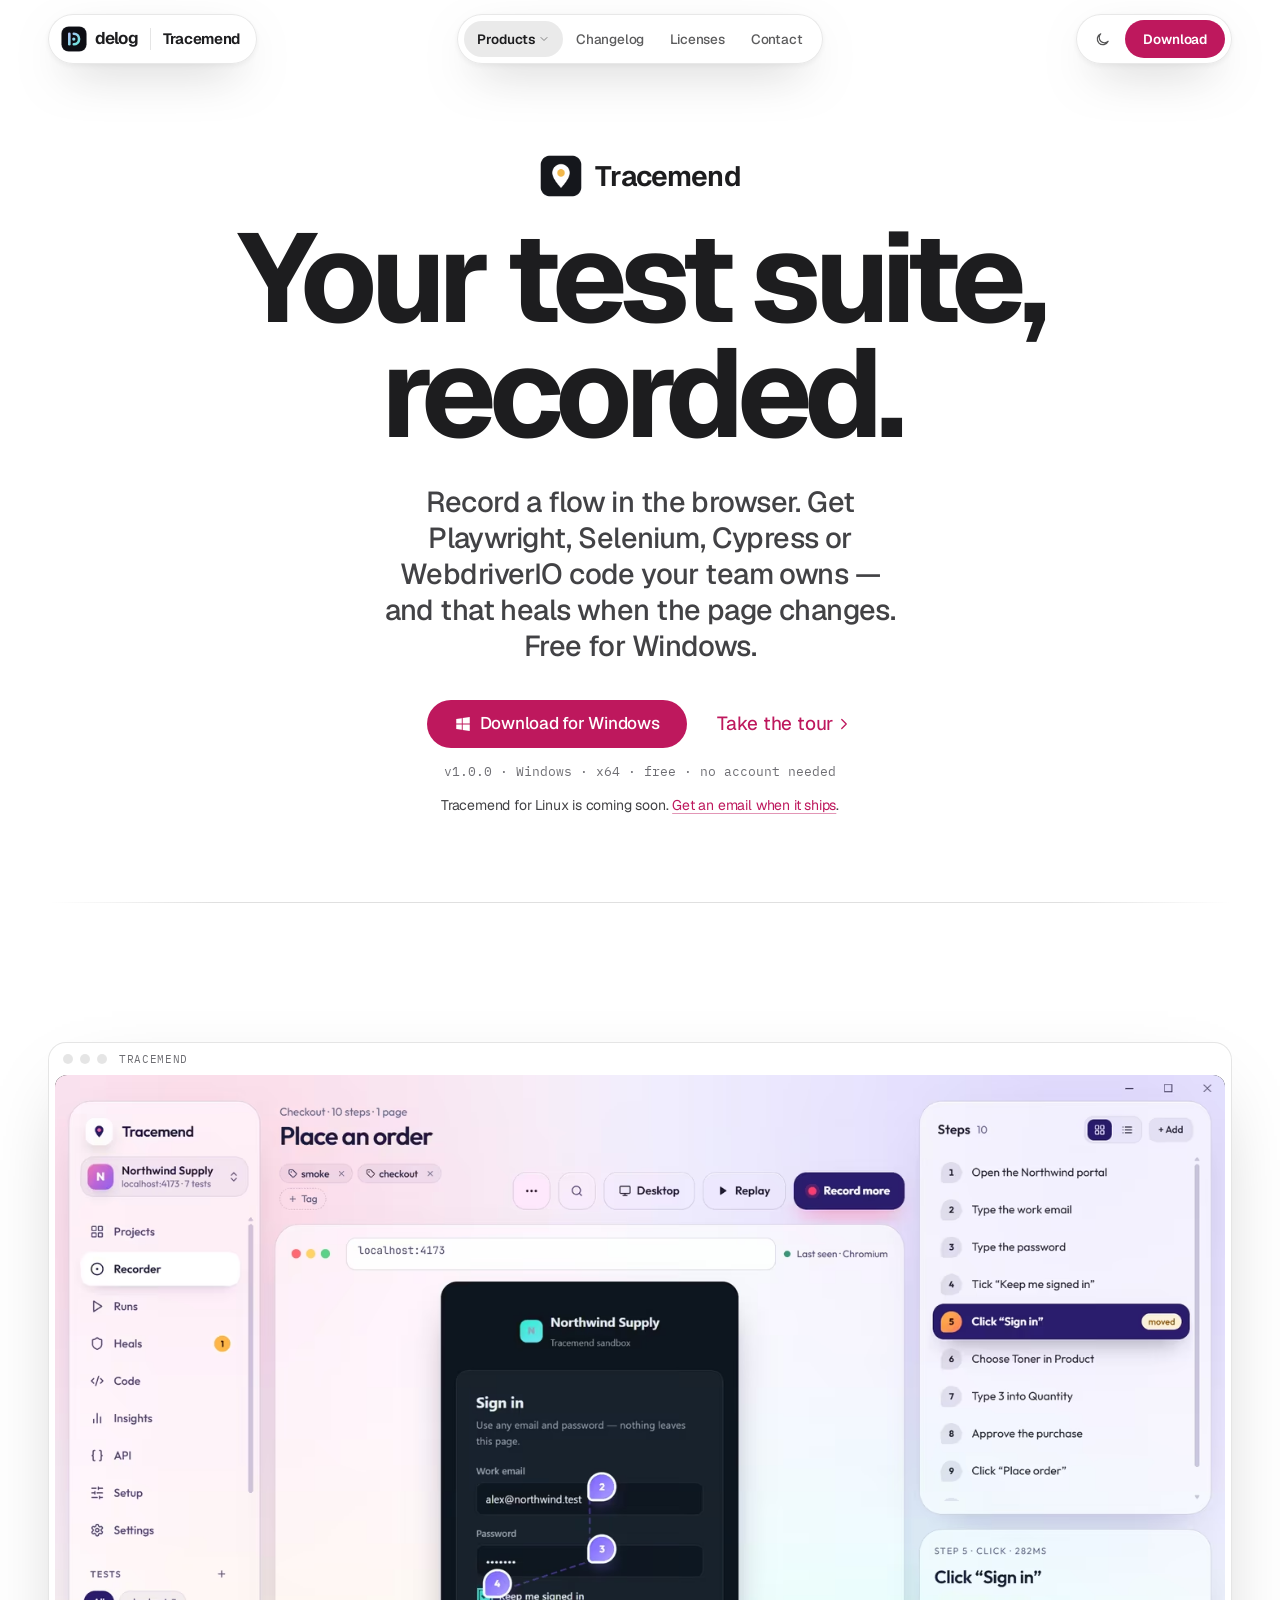
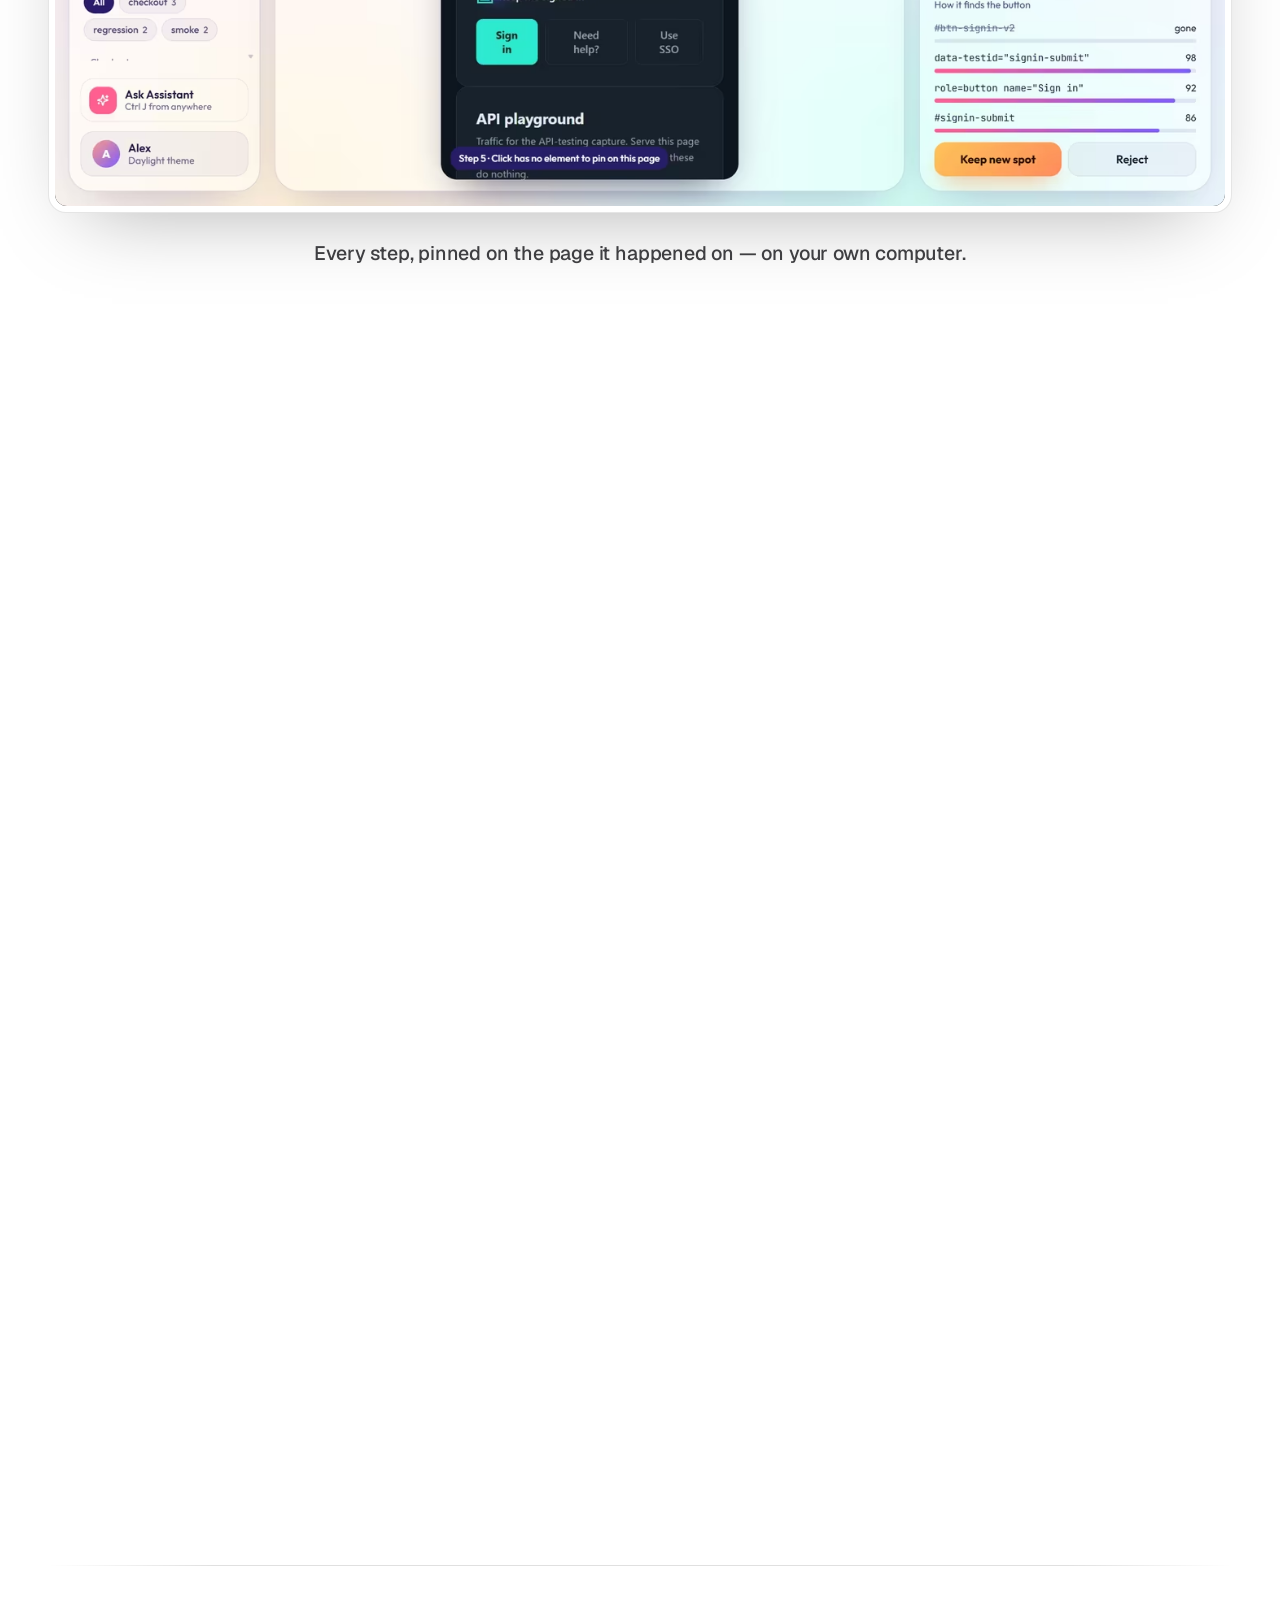
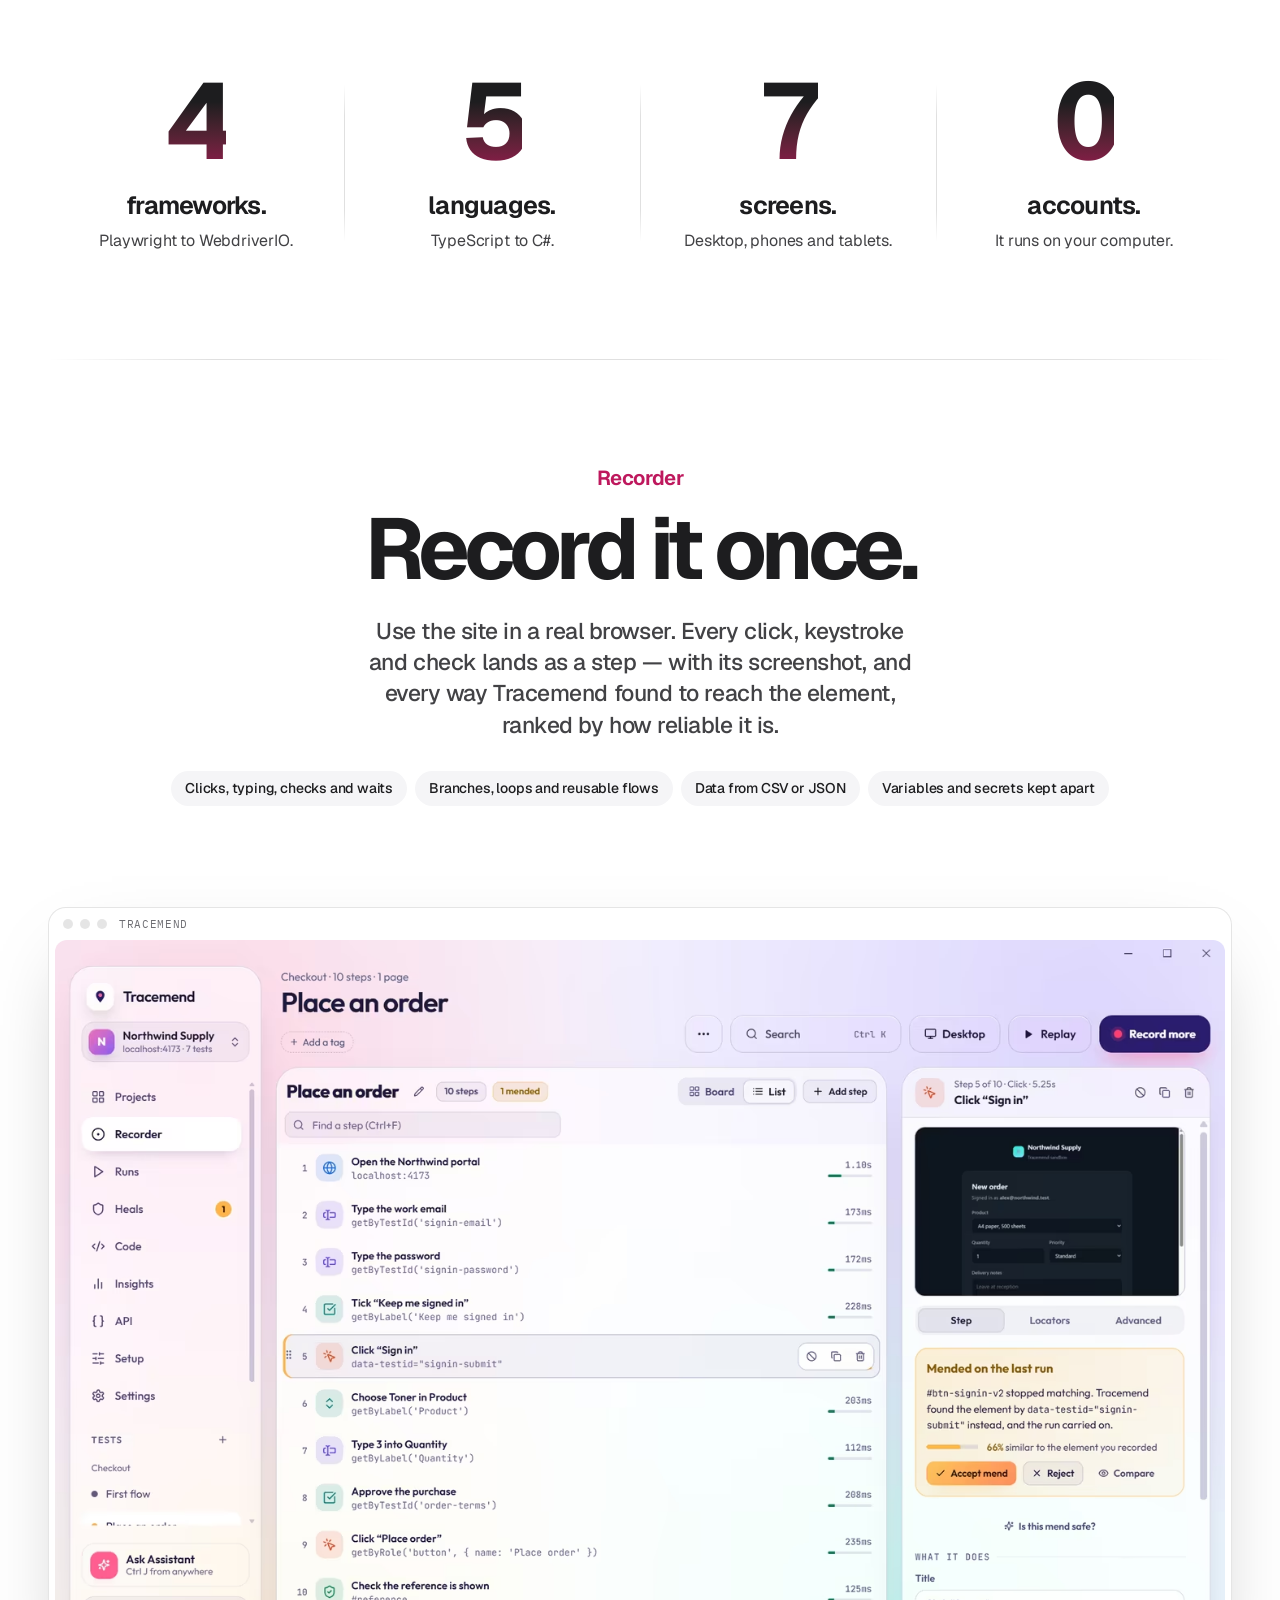
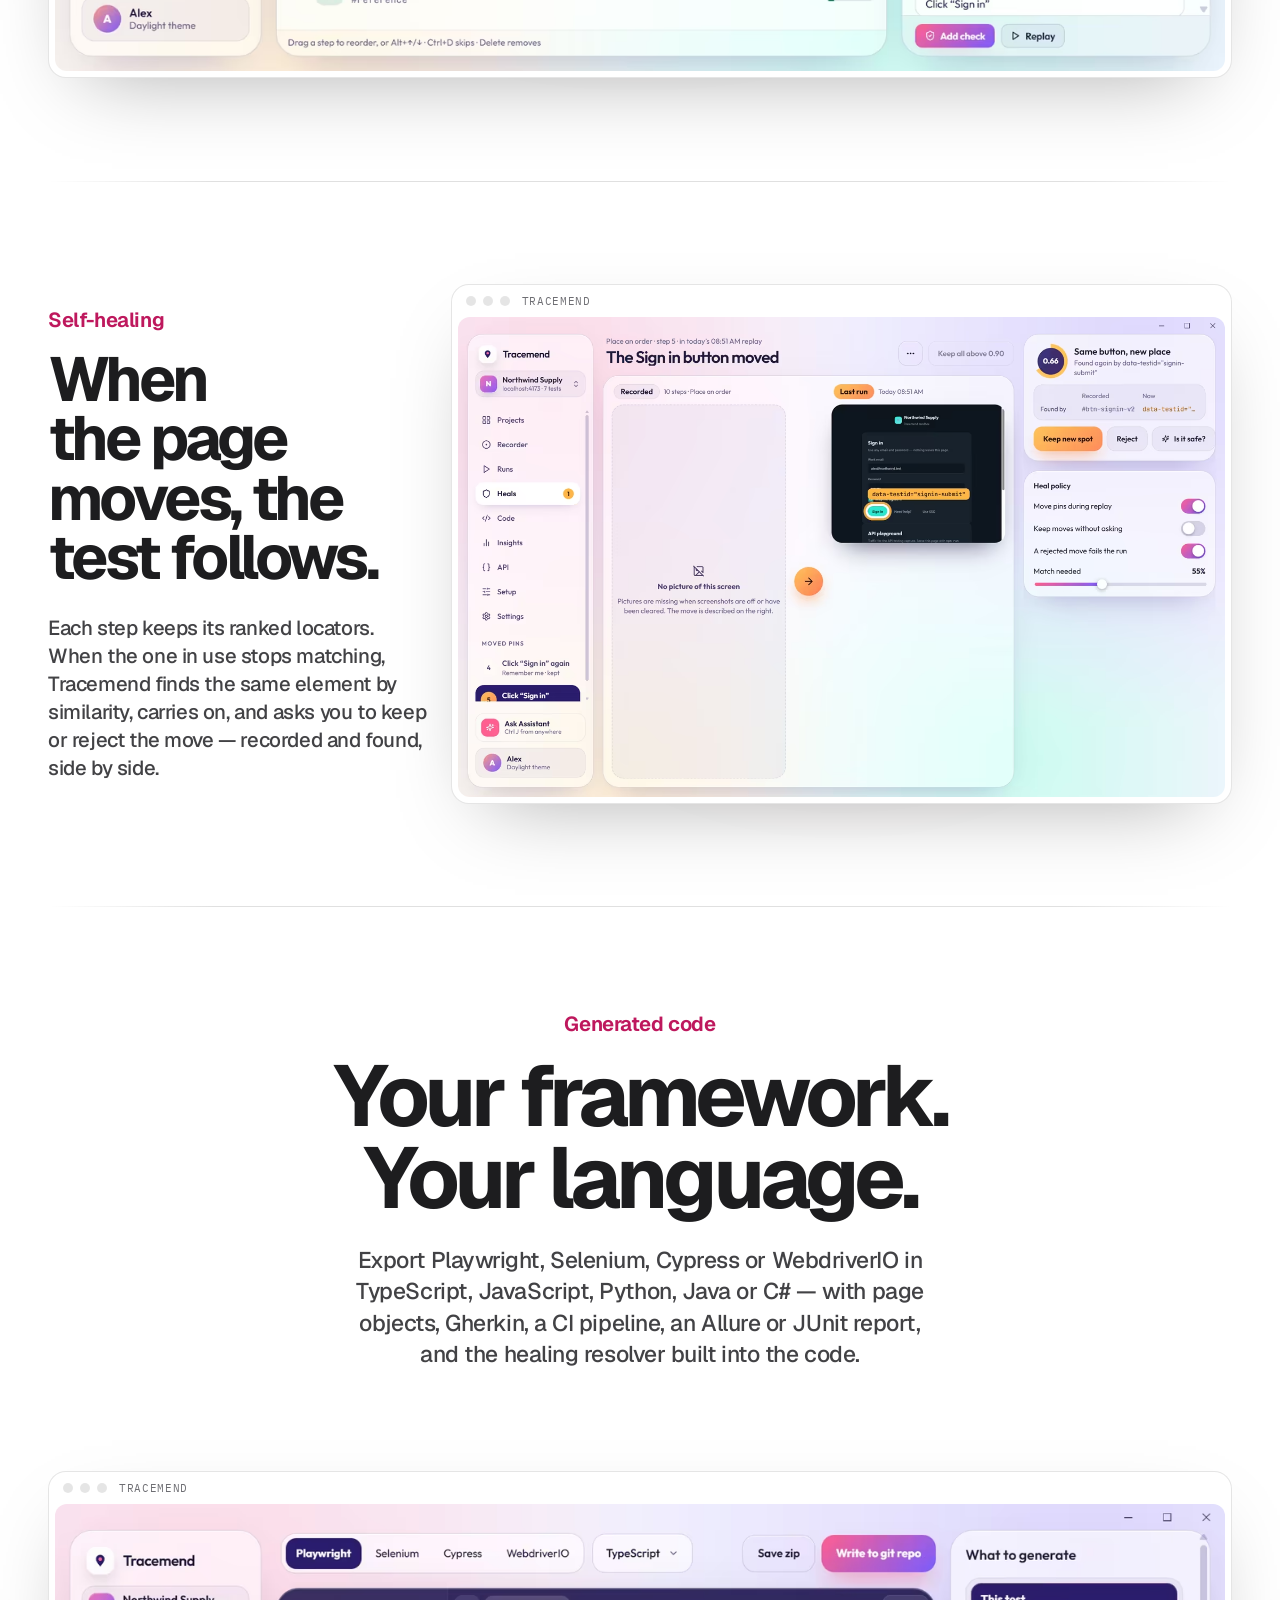
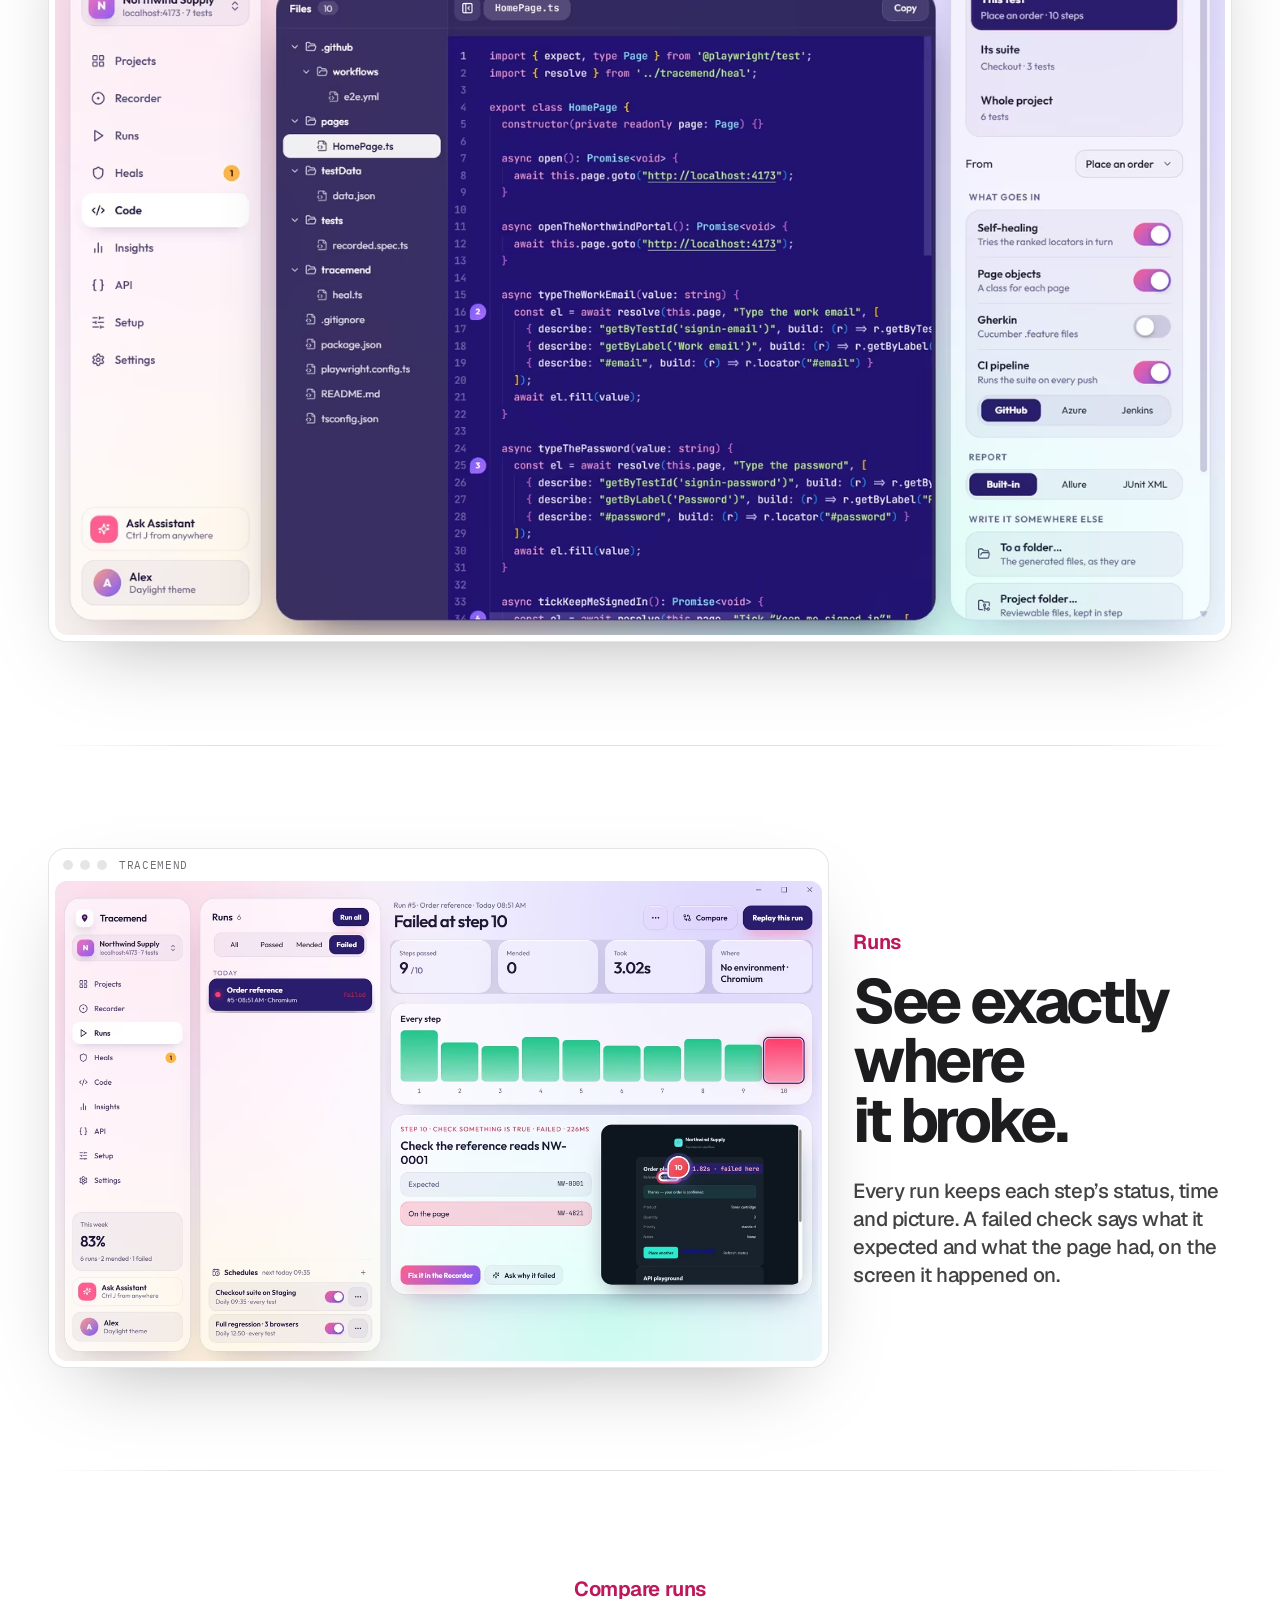
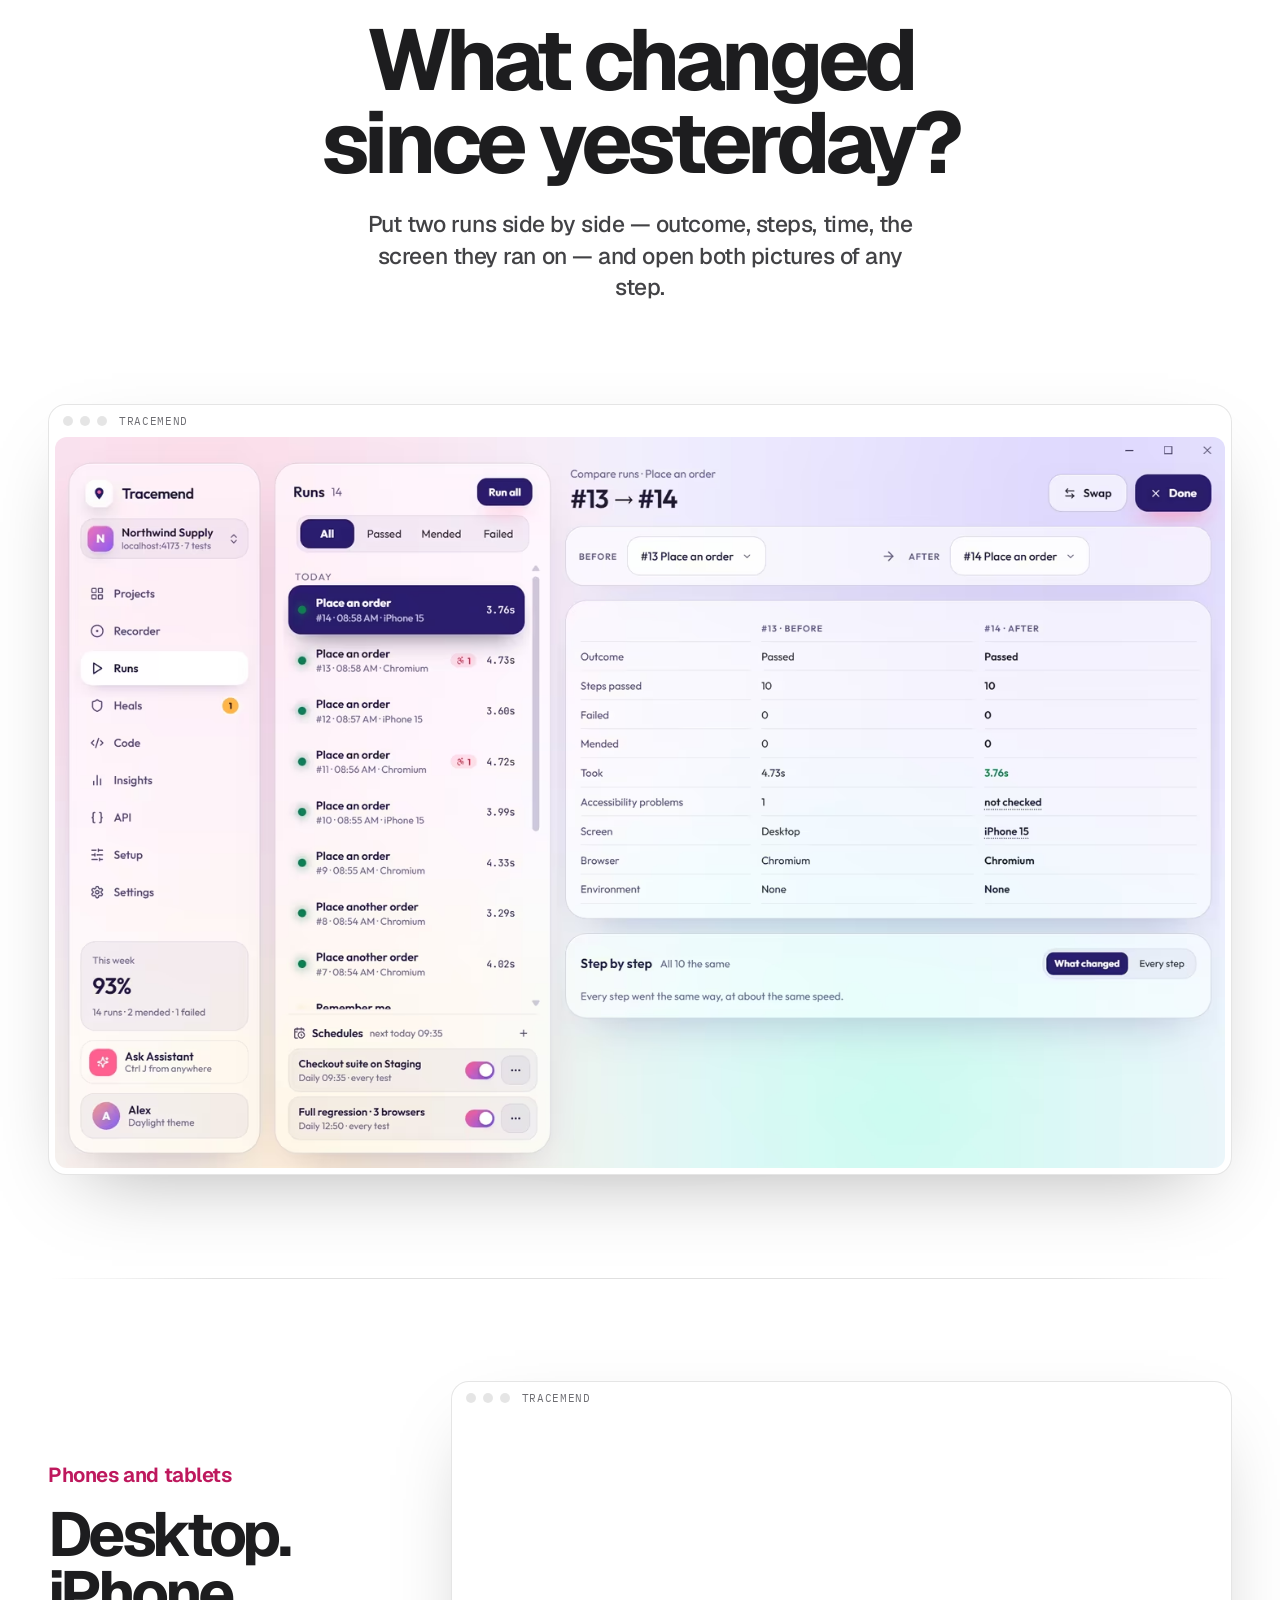
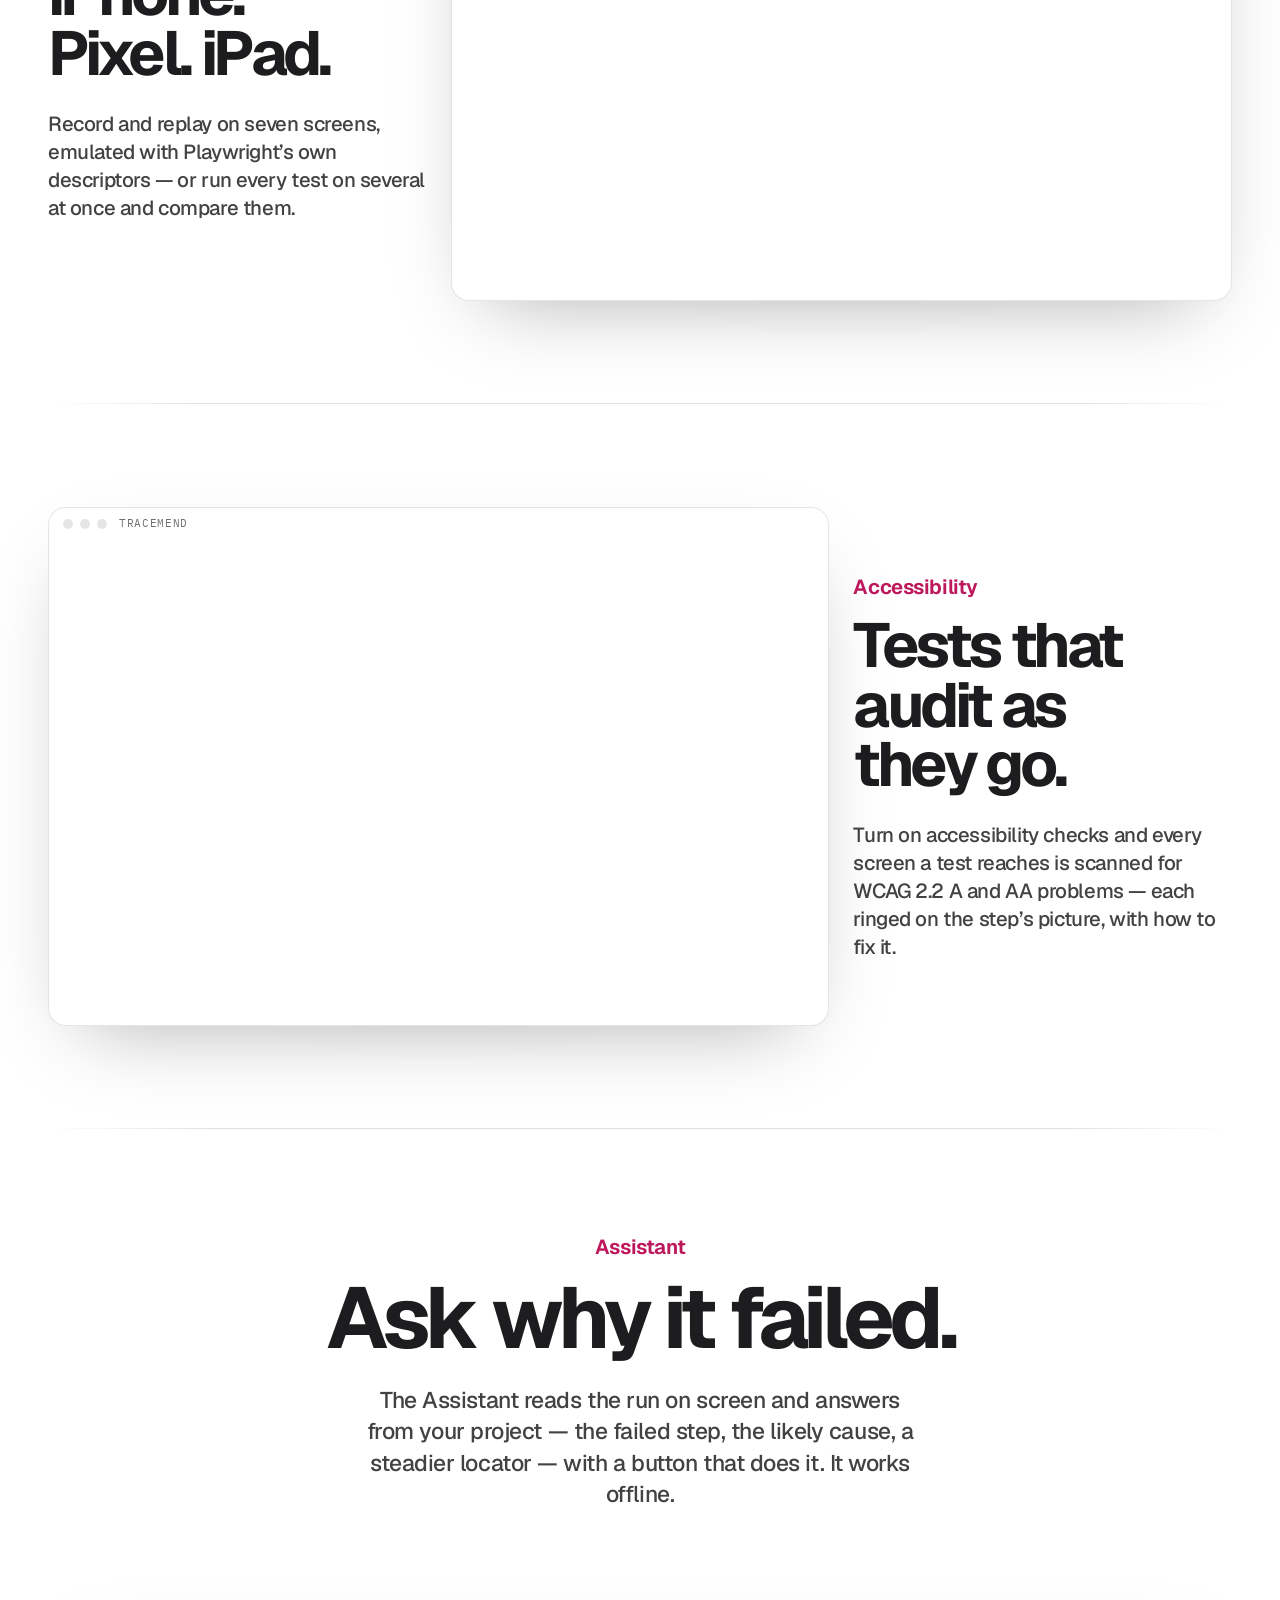
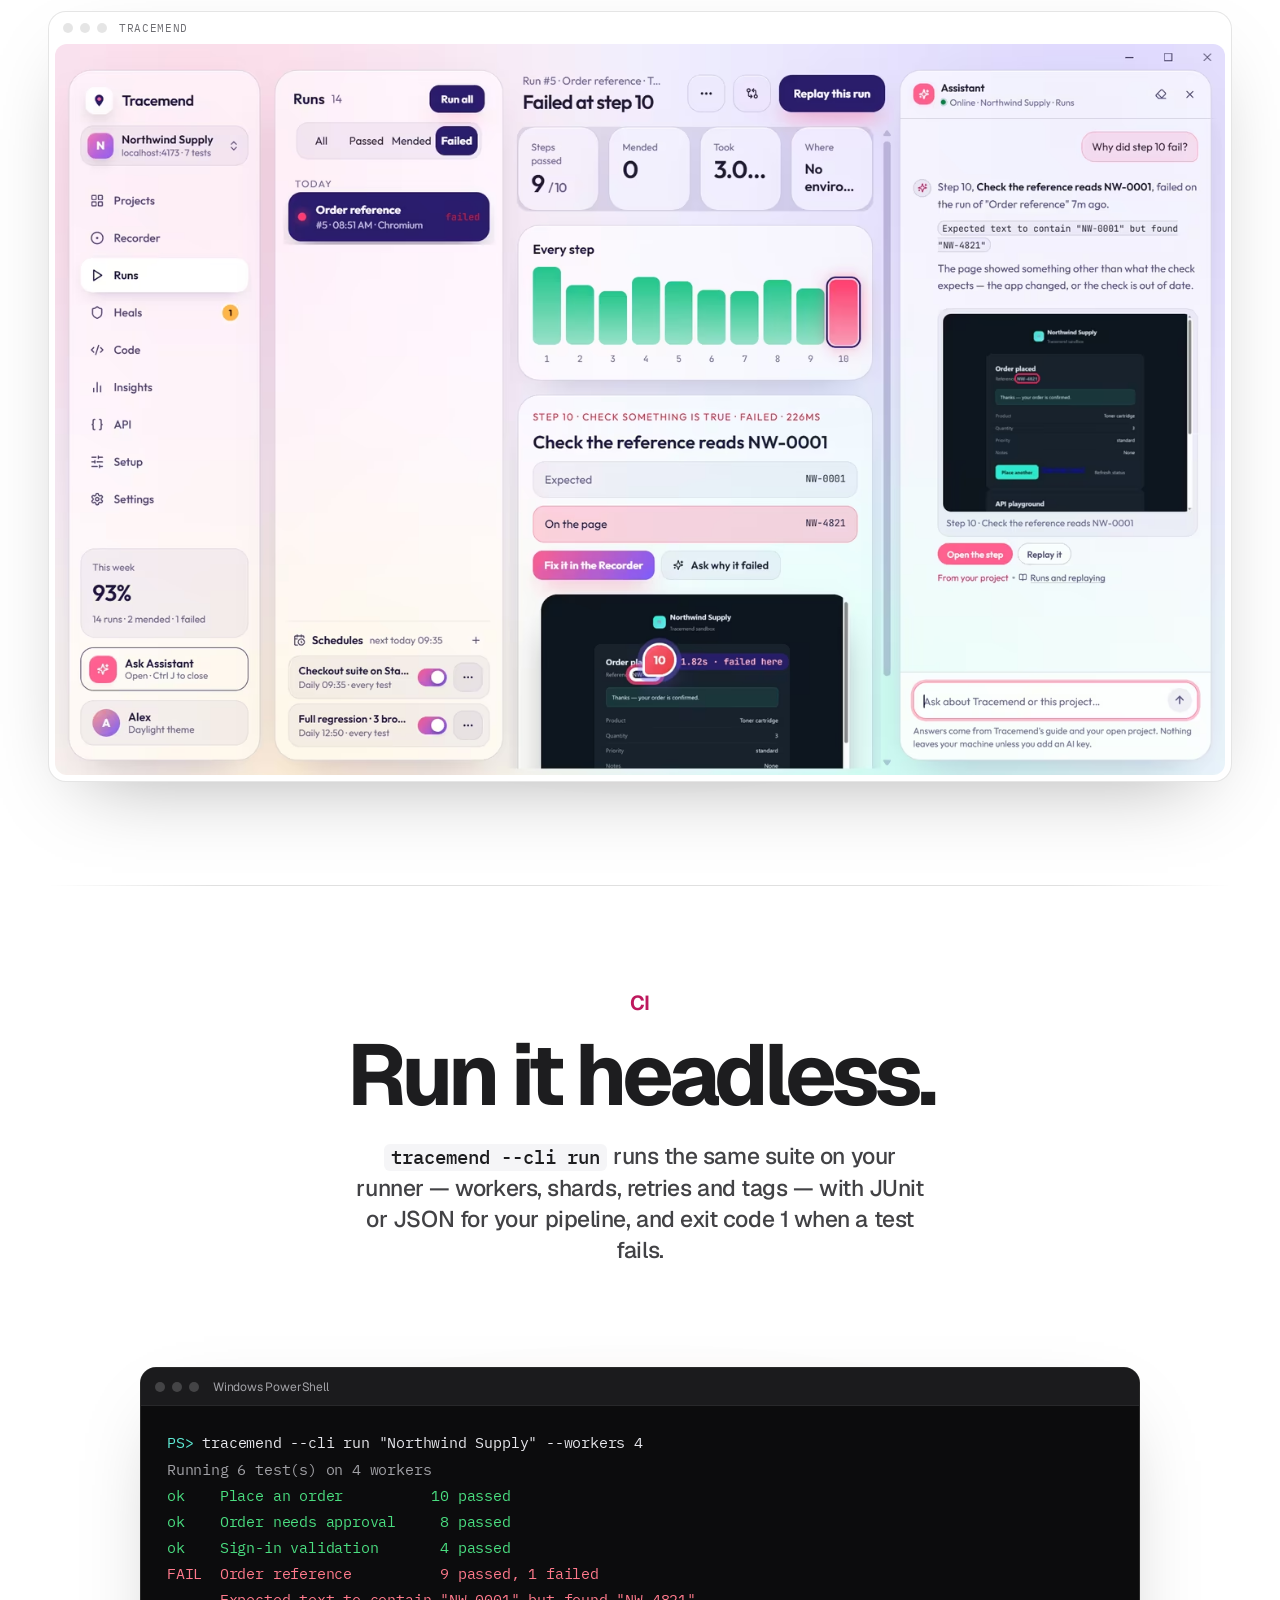
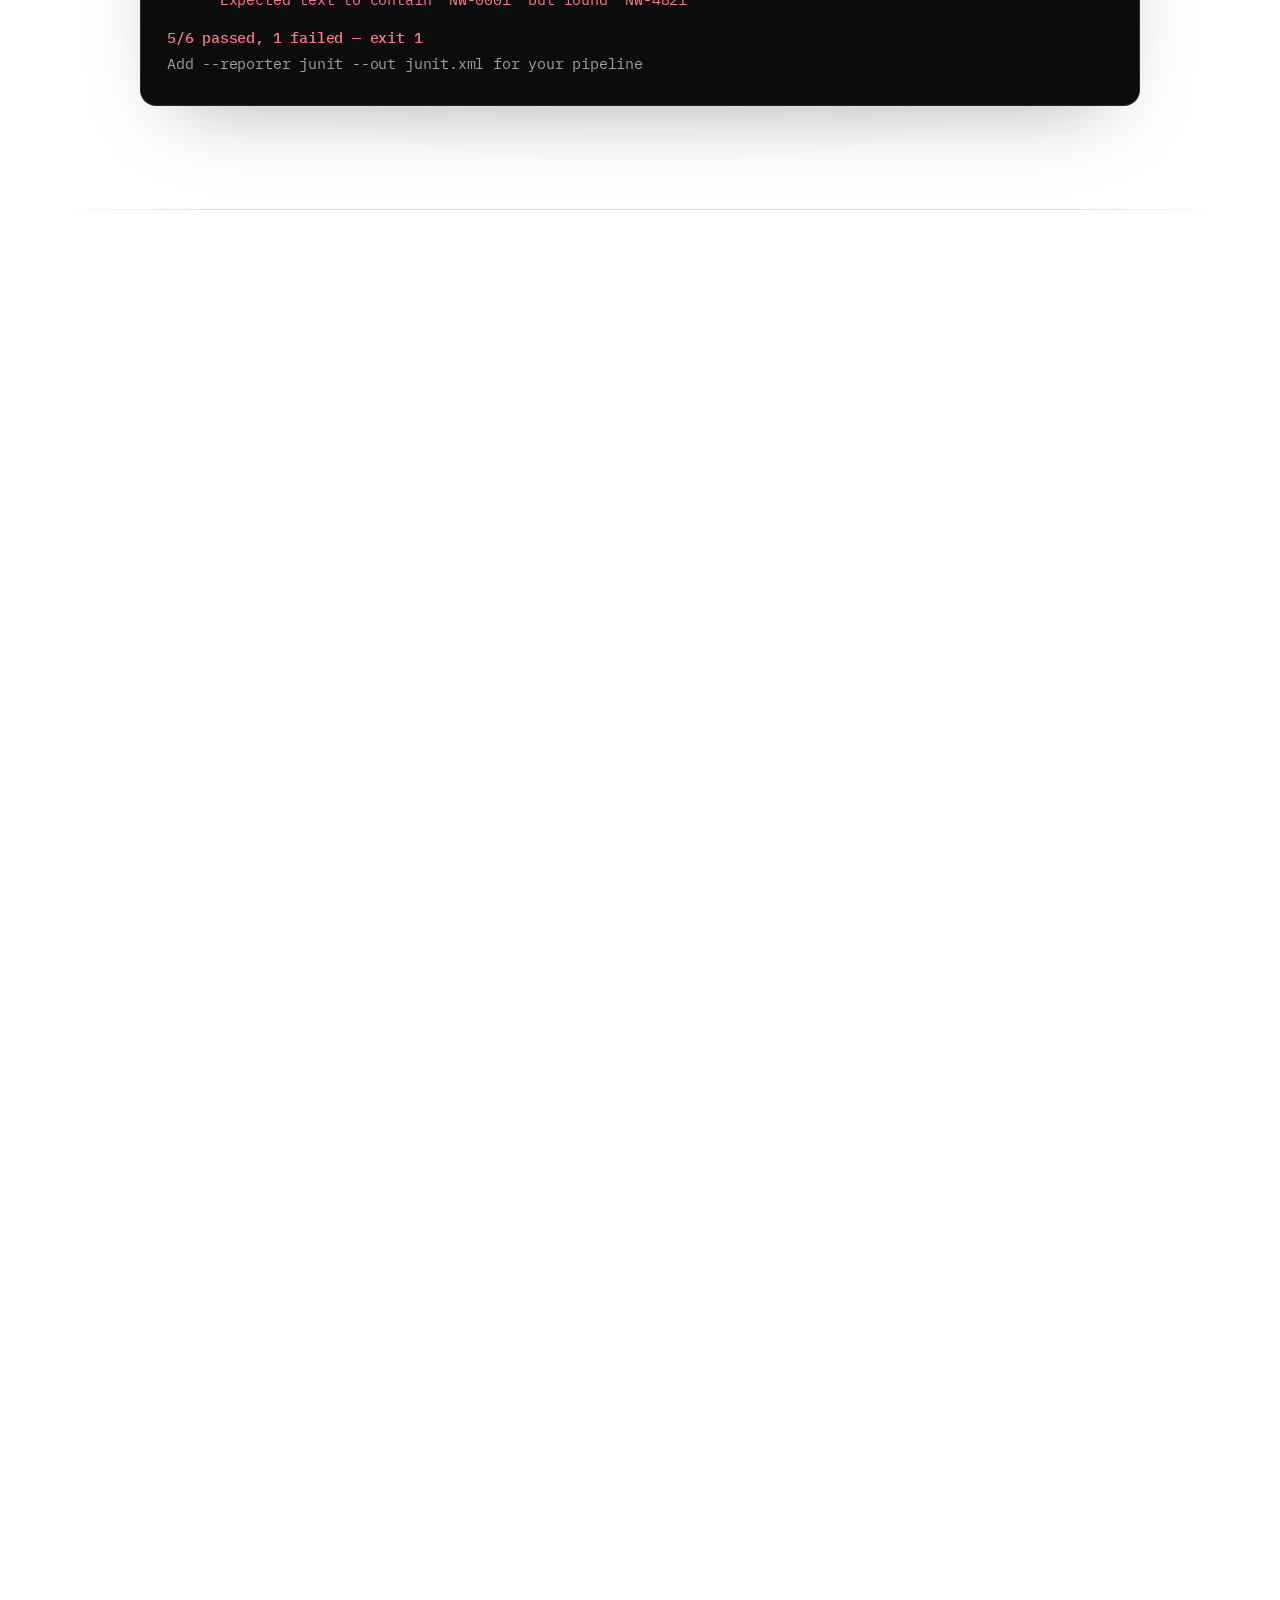
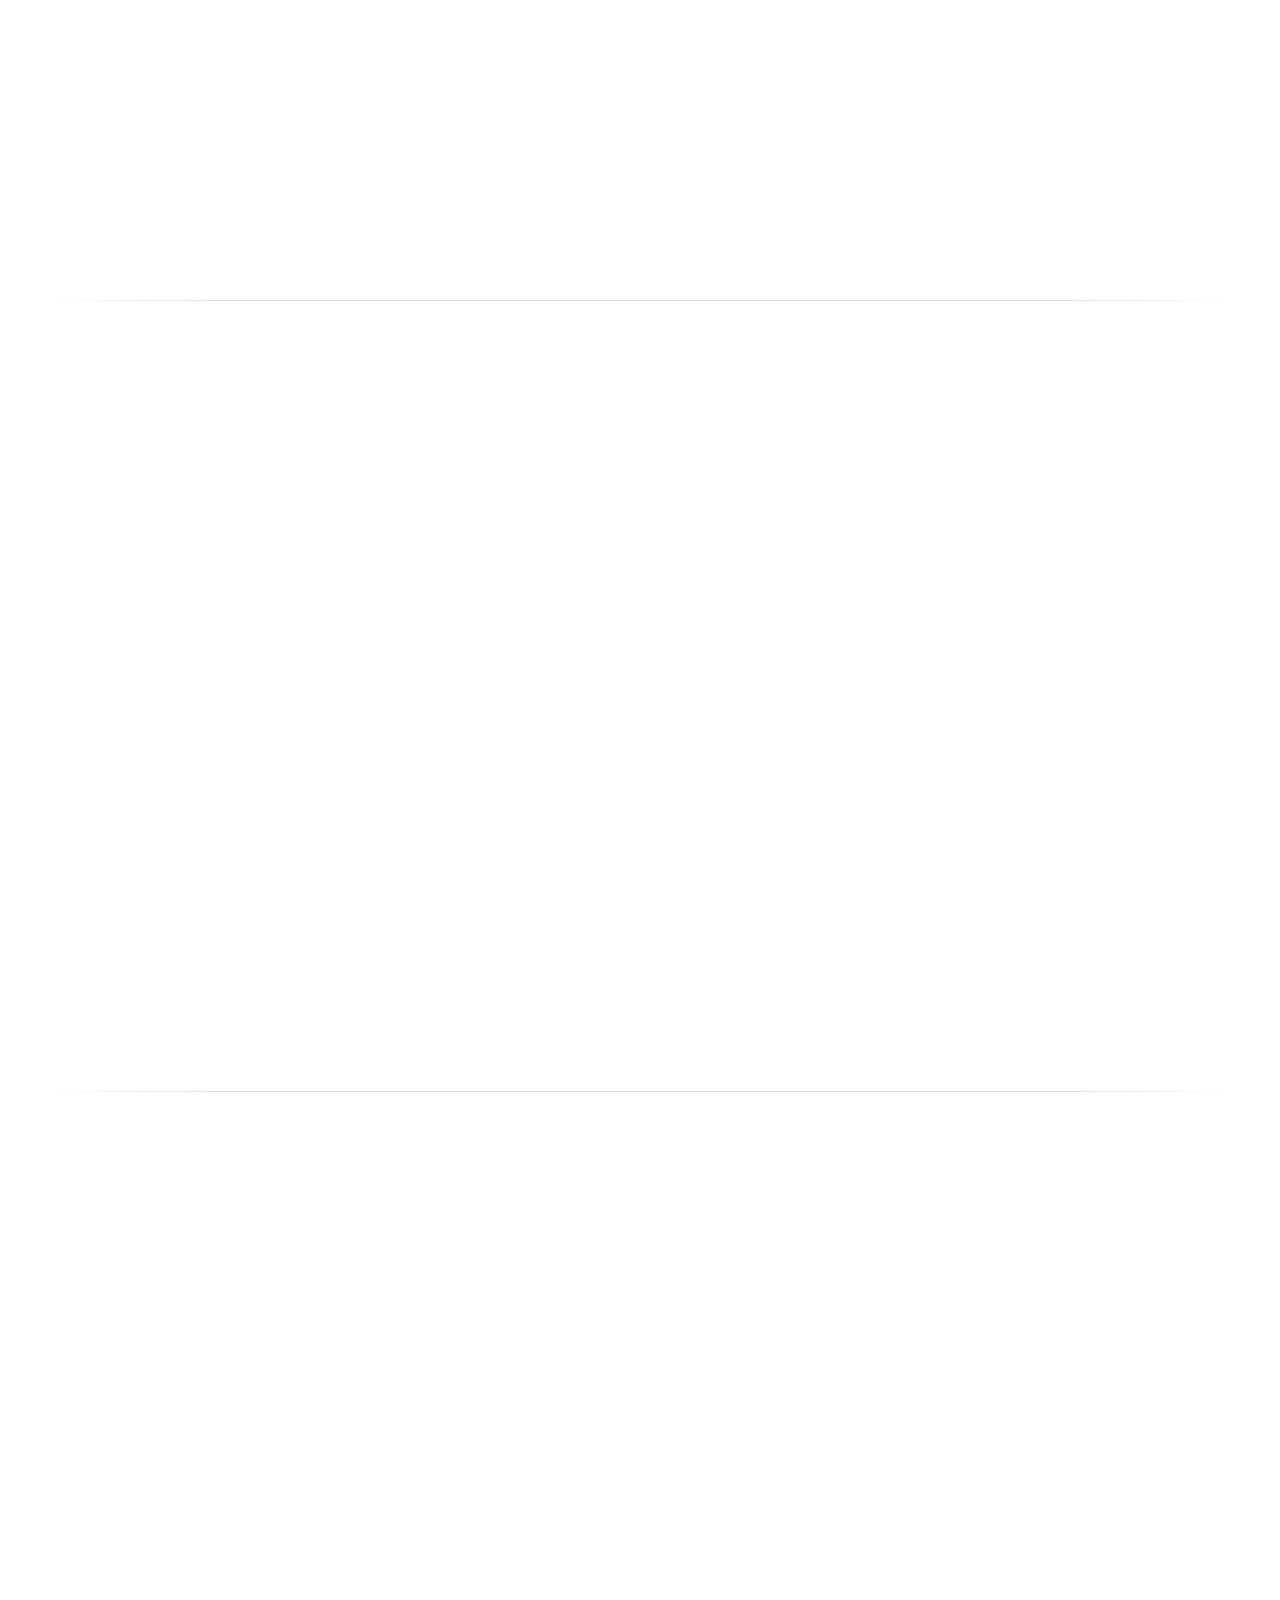
<file: products/tracemend.html>
<!doctype html>
<html lang="en">
<head>
<meta charset="utf-8">
<!-- Generated by tools/build-pages.mjs from assets/js/products.js. Edit the data, not this file. -->
<!-- @meta {"title":"Tracemend — Record a flow. Get a test suite that heals itself · Delog","ogTitle":"Tracemend by Delog","description":"Tracemend records what you do in a real browser and writes it as test code for Playwright, Selenium, Cypress or WebdriverIO — with ranked fallback locators that heal when the page changes. Replay it, compare runs, check accessibility on desktops and phones, and run the suite from CI. Free for Windows; it runs on your own computer.","path":"products/tracemend.html","og":"assets/img/og-tracemend.png","ogAlt":"Tracemend — Record a flow. Get a test suite that heals itself.","type":"website"} -->
<title>Tracemend — Record a flow. Get a test suite that heals itself · Delog</title>
<meta name="description" content="Tracemend records what you do in a real browser and writes it as test code for Playwright, Selenium, Cypress or WebdriverIO — with ranked fallback locators that heal when the page changes. Replay it, compare runs, check accessibility on desktops and phones, and run the suite from CI. Free for Windows; it runs on your own computer.">
<link rel="canonical" href="https://delog.example/products/tracemend.html">
<meta property="og:type" content="website">
<meta property="og:site_name" content="Delog">
<meta property="og:title" content="Tracemend by Delog">
<meta property="og:description" content="Tracemend records what you do in a real browser and writes it as test code for Playwright, Selenium, Cypress or WebdriverIO — with ranked fallback locators that heal when the page changes. Replay it, compare runs, check accessibility on desktops and phones, and run the suite from CI. Free for Windows; it runs on your own computer.">
<meta property="og:url" content="https://delog.example/products/tracemend.html">
<meta property="og:image" content="https://delog.example/assets/img/og-tracemend.png">
<meta property="og:image:width" content="1200">
<meta property="og:image:height" content="630">
<meta property="og:image:alt" content="Tracemend — Record a flow. Get a test suite that heals itself.">
<meta name="twitter:card" content="summary_large_image">
<!-- /@meta -->
<!-- @head -->
<meta name="viewport" content="width=device-width, initial-scale=1">
<meta name="color-scheme" content="light dark">
<meta name="theme-color" content="#060709" media="(prefers-color-scheme: dark)">
<meta name="theme-color" content="#f4f5f8" media="(prefers-color-scheme: light)">
<link rel="icon" href="../favicon.ico" sizes="32x32">
<link rel="icon" href="../assets/img/favicon.svg" type="image/svg+xml">
<link rel="apple-touch-icon" href="../assets/img/apple-touch-icon.png">
<link rel="manifest" href="../site.webmanifest">
<link rel="preload" href="../assets/fonts/geist-latin-wght-normal.woff2" as="font" type="font/woff2" crossorigin>
<link rel="stylesheet" href="../assets/css/site.css">
<link rel="stylesheet" href="../assets/css/accents.css">
<script src="../site.config.js"></script>
<script src="../assets/js/theme.js"></script>
<!-- /@head -->
<script type="application/ld+json">
{
  "@context": "https://schema.org",
  "@type": "SoftwareApplication",
  "name": "Tracemend",
  "description": "Tracemend records what you do in a real browser and writes it as test code for Playwright, Selenium, Cypress or WebdriverIO — with ranked fallback locators that heal when the page changes. Replay it, compare runs, check accessibility on desktops and phones, and run the suite from CI. Free for Windows; it runs on your own computer.",
  "applicationCategory": "DeveloperApplication",
  "operatingSystem": "Windows",
  "url": "https://delog.example/products/tracemend.html",
  "image": "https://delog.example/assets/products/tracemend/screens/recorder-dark-1440.webp",
  "screenshot": [
    "https://delog.example/assets/products/tracemend/screens/recorder-dark-1440.webp",
    "https://delog.example/assets/products/tracemend/screens/steps-dark-1440.webp",
    "https://delog.example/assets/products/tracemend/screens/locators-dark-1440.webp",
    "https://delog.example/assets/products/tracemend/screens/heals-dark-1440.webp",
    "https://delog.example/assets/products/tracemend/screens/code-dark-1440.webp",
    "https://delog.example/assets/products/tracemend/screens/runs-dark-1440.webp",
    "https://delog.example/assets/products/tracemend/screens/run-failed-dark-1440.webp",
    "https://delog.example/assets/products/tracemend/screens/compare-dark-1440.webp",
    "https://delog.example/assets/products/tracemend/screens/screens-dark-1440.webp",
    "https://delog.example/assets/products/tracemend/screens/a11y-dark-1440.webp",
    "https://delog.example/assets/products/tracemend/screens/assistant-dark-1440.webp",
    "https://delog.example/assets/products/tracemend/screens/api-dark-1440.webp",
    "https://delog.example/assets/products/tracemend/screens/insights-dark-1440.webp",
    "https://delog.example/assets/products/tracemend/screens/settings-dark-1440.webp"
  ],
  "publisher": {
    "@type": "Organization",
    "name": "Delog",
    "url": "https://delog.example/"
  },
  "softwareVersion": "1.0.0",
  "datePublished": "2026-10-20",
  "downloadUrl": "https://delog.example/downloads/tracemend/1.0.0/Tracemend%20Setup%201.0.0.exe",
  "releaseNotes": "https://delog.example/changelog.html?product=tracemend",
  "offers": {
    "@type": "Offer",
    "price": "0",
    "priceCurrency": "USD"
  },
  "isAccessibleForFree": true
}
</script>
</head>
<body data-base="../" data-page="tracemend" class="has-accent accent-tracemend has-lnav" data-accent-dark="#f472b6" data-accent-light="#be185d">
<!-- @header -->
<a class="skip" href="#main">Skip to content</a>
<header class="pnav" data-pnav>
  <div class="pnav__in">
    <div class="pnav__isle pnav__brand">
      <a class="pnav__logo" href="../index.html" aria-label="Delog — home"><svg class="logo__mark" viewBox="0 0 32 32" aria-hidden="true" focusable="false"><defs><linearGradient id="dlg-h" x1="7" y1="7" x2="25" y2="25" gradientUnits="userSpaceOnUse"><stop offset="0" stop-color="#bdbfff"/><stop offset="1" stop-color="#5eead4"/></linearGradient></defs><rect x=".5" y=".5" width="31" height="31" rx="9" fill="#0d0e14" stroke="#ffffff" stroke-opacity=".14"/><path d="M10.25 9.5v13" stroke="url(#dlg-h)" stroke-width="3.2" stroke-linecap="round"/><path d="M15.75 9.5a6.5 6.5 0 0 1 0 13" fill="none" stroke="url(#dlg-h)" stroke-width="3.2" stroke-linecap="round"/><circle cx="15.75" cy="16" r="2" fill="url(#dlg-h)"/></svg><span class="pnav__word">delog</span></a>
      <a class="pnav__product-name" href="#overview" tabindex="-1">Tracemend</a>
    </div>
    <div class="pnav__isle pnav__mid">
      <a class="pnav__mini pnav__mini--logo" href="../index.html" aria-label="Delog — home" tabindex="-1"><svg class="logo__mark" viewBox="0 0 32 32" aria-hidden="true" focusable="false"><defs><linearGradient id="dlg-m" x1="7" y1="7" x2="25" y2="25" gradientUnits="userSpaceOnUse"><stop offset="0" stop-color="#bdbfff"/><stop offset="1" stop-color="#5eead4"/></linearGradient></defs><rect x=".5" y=".5" width="31" height="31" rx="9" fill="#0d0e14" stroke="#ffffff" stroke-opacity=".14"/><path d="M10.25 9.5v13" stroke="url(#dlg-m)" stroke-width="3.2" stroke-linecap="round"/><path d="M15.75 9.5a6.5 6.5 0 0 1 0 13" fill="none" stroke="url(#dlg-m)" stroke-width="3.2" stroke-linecap="round"/><circle cx="15.75" cy="16" r="2" fill="url(#dlg-m)"/></svg></a>
      <div class="pnav__groups">
        <nav class="pnav__group pnav__group--main" id="site-nav" aria-label="Main" data-glide>
          <span class="pnav__glide" aria-hidden="true"></span>
          <a class="pnav__drop" href="../products.html" data-drop aria-haspopup="true" aria-expanded="false" aria-controls="nav-products" aria-current="page">Products<svg class="i pnav__chev" viewBox="0 0 24 24" aria-hidden="true" focusable="false"><path d="m6 9 6 6 6-6"/></svg></a>
          <a href="../changelog.html" data-nav="changelog" data-secondary>Changelog</a>
          <a href="../licenses.html" data-nav="licenses" data-secondary>Licenses</a>
          <a href="../contact.html" data-nav="contact">Contact</a>
        </nav>
        <nav class="pnav__group pnav__group--product" aria-label="Tracemend sections" data-glide><span class="pnav__glide" aria-hidden="true"></span><a href="#overview" data-spy>Overview</a><a href="#tools" data-spy>Tools</a><a href="#screenshots" data-spy>Screenshots</a><a href="#specs" data-spy>Tech specs</a></nav>
        <div class="pmenu" id="nav-products" data-drop-panel hidden>
          <div class="pmenu__list">
          <a class="pmenu__item accent-driftly" href="../products/driftly.html"><img src="../assets/products/driftly/icon-128.png" alt="" width="28" height="28" loading="lazy" decoding="async"><span class="pmenu__t"><b>Driftly</b><span>Know if a release is safe to ship.</span></span></a>
          <a class="pmenu__item accent-tracemend" href="../products/tracemend.html" aria-current="page"><img src="../assets/products/tracemend/icon-128.png" alt="" width="28" height="28" loading="lazy" decoding="async"><span class="pmenu__t"><b>Tracemend</b><span>Build the test suite you keep.</span></span></a>
          <a class="pmenu__item accent-prism" href="../products/prism.html"><img src="../assets/products/prism/icon-128.png" alt="" width="28" height="28" loading="lazy" decoding="async"><span class="pmenu__t"><b>Prism</b><span>Test your API, flow by flow.</span></span></a>
          </div>
          <a class="pmenu__all" href="../products.html">All products<svg class="i" viewBox="0 0 24 24" aria-hidden="true" focusable="false"><path d="m9 6 6 6-6 6"/></svg></a>
        </div>
      </div>
      <a class="pnav__mini pnav__mini--cta" href="../download.html" tabindex="-1">Download</a>
    </div>
    <div class="pnav__isle pnav__actions">
      <button class="pnav__icon pnav__theme" type="button" data-theme-toggle aria-label="Switch theme"><svg class="i i--sun" viewBox="0 0 24 24" aria-hidden="true" focusable="false"><circle cx="12" cy="12" r="4"/><path d="M12 2.5v2M12 19.5v2M4.6 4.6 6 6M18 18l1.4 1.4M2.5 12h2M19.5 12h2M4.6 19.4 6 18M18 6l1.4-1.4"/></svg><svg class="i i--moon" viewBox="0 0 24 24" aria-hidden="true" focusable="false"><path d="M20 14.5A8 8 0 1 1 9.5 4a6.5 6.5 0 0 0 10.5 10.5z"/></svg></button>
      <a class="pnav__cta" href="../download.html" data-nav="download">Download</a>
      <button class="pnav__icon pnav__menu" type="button" data-nav-toggle aria-expanded="false" aria-controls="site-sheet" aria-label="Open menu"><span class="burger" aria-hidden="true"><i></i><i></i></span></button>
    </div>
  </div>
</header>
<div class="sheet-scrim" data-sheet-close hidden></div>
<div class="sheet" id="site-sheet" role="dialog" aria-modal="true" aria-label="Menu" hidden>
  <span class="sheet__grab" aria-hidden="true"></span>
  <nav class="sheet__links" aria-label="Menu">
    <a href="../products/driftly.html" data-nav="driftly"><img src="../assets/products/driftly/icon-128.png" alt="" width="22" height="22" loading="lazy" decoding="async">Driftly</a>
    <a href="../products/tracemend.html" data-nav="tracemend" aria-current="page"><img src="../assets/products/tracemend/icon-128.png" alt="" width="22" height="22" loading="lazy" decoding="async">Tracemend</a>
    <a href="../products/prism.html" data-nav="prism"><img src="../assets/products/prism/icon-128.png" alt="" width="22" height="22" loading="lazy" decoding="async">Prism</a>
    <a href="../products.html" data-nav="products"><svg class="i" viewBox="0 0 24 24" aria-hidden="true" focusable="false"><path d="M12 3 20 7.5v9L12 21 4 16.5v-9z"/><path d="m4 7.5 8 4.5 8-4.5M12 12v9"/></svg>Products</a>
    <a href="../changelog.html" data-nav="changelog"><svg class="i" viewBox="0 0 24 24" aria-hidden="true" focusable="false"><path d="M9 6.5h11M9 12h11M9 17.5h7"/><path d="M4.5 6.5h.01M4.5 12h.01M4.5 17.5h.01"/></svg>Changelog</a>
    <a href="../licenses.html" data-nav="licenses"><svg class="i" viewBox="0 0 24 24" aria-hidden="true" focusable="false"><path d="M12 4v16M8 20h8M5 7.5h14"/><path d="m5 7.5-2.5 6a2.5 2.5 0 0 0 5 0zM19 7.5l-2.5 6a2.5 2.5 0 0 0 5 0z"/></svg>Licenses</a>
    <a href="../contact.html" data-nav="contact"><svg class="i" viewBox="0 0 24 24" aria-hidden="true" focusable="false"><rect x="3" y="5" width="18" height="14" rx="2.5"/><path d="m4 7 8 6 8-6"/></svg>Contact</a>
  </nav>
  <nav class="sheet__sub" aria-label="Tracemend sections"><p class="sheet__sub-title">Tracemend</p><a href="#overview" data-spy>Overview</a><a href="#tools" data-spy>Tools</a><a href="#screenshots" data-spy>Screenshots</a><a href="#specs" data-spy>Tech specs</a></nav>
  <div class="sheet__foot">
    <div class="theme-seg" role="group" aria-label="Theme">
      <button type="button" data-theme-set="system" aria-pressed="true"><svg class="i" viewBox="0 0 24 24" aria-hidden="true" focusable="false"><rect x="3" y="4" width="18" height="12" rx="2"/><path d="M8 20h8M12 16v4"/></svg>Auto</button>
      <button type="button" data-theme-set="light" aria-pressed="false"><svg class="i" viewBox="0 0 24 24" aria-hidden="true" focusable="false"><circle cx="12" cy="12" r="4"/><path d="M12 2.5v2M12 19.5v2M4.6 4.6 6 6M18 18l1.4 1.4M2.5 12h2M19.5 12h2M4.6 19.4 6 18M18 6l1.4-1.4"/></svg>Light</button>
      <button type="button" data-theme-set="dark" aria-pressed="false"><svg class="i" viewBox="0 0 24 24" aria-hidden="true" focusable="false"><path d="M20 14.5A8 8 0 1 1 9.5 4a6.5 6.5 0 0 0 10.5 10.5z"/></svg>Dark</button>
    </div>
    <a class="btn btn--primary" href="../download.html">Download</a>
  </div>
</div>
<!-- /@header -->
<main id="main" class="flush" data-render="product-page" data-product="tracemend" data-rendered="17oilsj">
<section class="lx-hero" id="overview"><div class="container"><p class="lx-hero__name"><img src="../assets/products/tracemend/icon-256.png" alt="" width="44" height="44" class="lx-hero__icon" fetchpriority="high" decoding="async"><span>Tracemend</span></p><h1 class="lx-hero__title sheen">Your test suite, recorded.</h1><p class="lx-hero__line">Record a flow in the browser. Get Playwright, Selenium, Cypress or WebdriverIO code your team owns — and that heals when the page changes. Free for Windows.</p><div class="dl-cta dl-cta--launch" data-dl-cta="tracemend"><div class="dl-cta__row"><a class="btn btn--primary btn--lg" data-dl-primary href="../download.html?product=tracemend&amp;platform=windows"><span data-dl-icon><svg class="i i--fill" viewBox="0 0 24 24" aria-hidden="true" focusable="false"><path d="M3 5.3 10.4 4.2v7.2H3zM11.6 4 21 2.6v8.8h-9.4zM3 12.6h7.4v7.2L3 18.7zM11.6 12.6H21v8.8L11.6 20z"/></svg></span><span data-dl-label>Download for Windows</span></a><a class="link-more" href="#tour">Take the tour<svg class="i" viewBox="0 0 24 24" aria-hidden="true" focusable="false"><path d="m9 6 6 6-6 6"/></svg></a></div><p class="dl-cta__meta mono" data-dl-meta>v1.0.0 · Windows · x64 · free · no account needed</p><p class="dl-cta__note" data-dl-note hidden></p></div></div></section><div class="container rule-wrap" aria-hidden="true"><div class="rule"></div></div><section class="cine" id="tour" aria-label="Tracemend Home"><div class="cine__sticky"><div class="cine__glow" aria-hidden="true"></div><div class="cine__win"><div class="vframe__bar" aria-hidden="true"><span class="vframe__dots"><i></i><i></i><i></i></span><span class="vframe__title">Tracemend</span></div><div class="cine__screen"><div class="cine__empty" aria-hidden="true"><i></i><i></i><i></i><i></i><i></i></div><div class="cine__ui"><picture><source type="image/avif" srcset="../assets/products/tracemend/screens/recorder-dark-800.avif 800w, ../assets/products/tracemend/screens/recorder-dark-1440.avif 1440w" sizes="(min-width: 1500px) 1440px, 100vw"><img src="../assets/products/tracemend/screens/recorder-dark-1440.webp" srcset="../assets/products/tracemend/screens/recorder-dark-800.webp 800w, ../assets/products/tracemend/screens/recorder-dark-1440.webp 1440w" sizes="(min-width: 1500px) 1440px, 100vw" alt="The Tracemend Recorder on the board: the “Place an order” test pinned step by step on the Northwind demo’s sign-in page, its ten steps listed beside it, and step 5, “Click Sign in”, marked moved — with its ranked locators and Keep new spot or Reject." width="1440" height="900" class="theme-dark-only" loading="lazy" fetchpriority="high" decoding="async"></picture><picture><source type="image/avif" srcset="../assets/products/tracemend/screens/recorder-light-800.avif 800w, ../assets/products/tracemend/screens/recorder-light-1440.avif 1440w" sizes="(min-width: 1500px) 1440px, 100vw"><img src="../assets/products/tracemend/screens/recorder-light-1440.webp" srcset="../assets/products/tracemend/screens/recorder-light-800.webp 800w, ../assets/products/tracemend/screens/recorder-light-1440.webp 1440w" sizes="(min-width: 1500px) 1440px, 100vw" alt="The Tracemend Recorder on the board: the “Place an order” test pinned step by step on the Northwind demo’s sign-in page, its ten steps listed beside it, and step 5, “Click Sign in”, marked moved — with its ranked locators and Keep new spot or Reject." width="1440" height="900" class="theme-light-only" loading="lazy" fetchpriority="high" decoding="async"></picture></div></div></div><div class="cine__chips" aria-hidden="true"><span class="chip3d chip3d--1"><i class="chip3d__dot chip3d__dot--warn"></i>Pin 5 moved · mended</span><span class="chip3d chip3d--2"><i class="chip3d__dot chip3d__dot--bad"></i>Order reference · failed at step 10</span><span class="chip3d chip3d--3"><i class="chip3d__dot chip3d__dot--ok"></i>Locator health 91%</span></div><p class="cine__cap">Every step, pinned on the page it happened on — on your own computer.</p></div></section><div class="container rule-wrap" aria-hidden="true"><div class="rule"></div></div><section class="stats-band" aria-labelledby="stats-tracemend"><div class="container"><h2 class="sr-only" id="stats-tracemend">Tracemend in numbers</h2><ul class="statrow"><li class="statrow__item" data-stat="4"><span class="sr-only">4 frameworks. Playwright to WebdriverIO.</span><span class="statrow__vis" aria-hidden="true"><span class="statrow__num" data-count="4">4</span><span class="statrow__label">frameworks.</span><span class="statrow__sub">Playwright to WebdriverIO.</span></span></li><li class="statrow__item" data-stat="5"><span class="sr-only">5 languages. TypeScript to C#.</span><span class="statrow__vis" aria-hidden="true"><span class="statrow__num" data-count="5">5</span><span class="statrow__label">languages.</span><span class="statrow__sub">TypeScript to C#.</span></span></li><li class="statrow__item" data-stat="7"><span class="sr-only">7 screens. Desktop, phones and tablets.</span><span class="statrow__vis" aria-hidden="true"><span class="statrow__num" data-count="7">7</span><span class="statrow__label">screens.</span><span class="statrow__sub">Desktop, phones and tablets.</span></span></li><li class="statrow__item" data-stat="0"><span class="sr-only">0 accounts. It runs on your computer.</span><span class="statrow__vis" aria-hidden="true"><span class="statrow__num" data-count="0">0</span><span class="statrow__label">accounts.</span><span class="statrow__sub">It runs on your computer.</span></span></li></ul></div></section><div class="container rule-wrap" aria-hidden="true"><div class="rule"></div></div><div id="tools"><section class="chap chap--center" id="record"><div class="container"><div class="chap__grid"><header class="chap__head reveal"><p class="chap__eyebrow">Recorder</p><h2 class="chap__title">Record it once.</h2><p class="chap__text">Use the site in a real browser. Every click, keystroke and check lands as a step — with its screenshot, and every way Tracemend found to reach the element, ranked by how reliable it is.</p><ul class="chap__points"><li>Clicks, typing, checks and waits</li><li>Branches, loops and reusable flows</li><li>Data from CSV or JSON</li><li>Variables and secrets kept apart</li></ul></header><div class="chap__visual reveal"><div class="vframe"><div class="vframe__bar" aria-hidden="true"><span class="vframe__dots"><i></i><i></i><i></i></span><span class="vframe__title">Tracemend</span></div><div class="vframe__screen"><picture><source type="image/avif" srcset="../assets/products/tracemend/screens/steps-dark-800.avif 800w, ../assets/products/tracemend/screens/steps-dark-1440.avif 1440w" sizes="(min-width: 1280px) 1100px, 100vw"><img src="../assets/products/tracemend/screens/steps-dark-1440.webp" srcset="../assets/products/tracemend/screens/steps-dark-800.webp 800w, ../assets/products/tracemend/screens/steps-dark-1440.webp 1440w" sizes="(min-width: 1280px) 1100px, 100vw" alt="The Tracemend Recorder as a list: ten steps of “Place an order”, each with the locator it uses and how long it took, step 5 marked mended, and the inspector showing the step’s picture and its mend card." width="1440" height="900" class="theme-dark-only" loading="lazy" decoding="async"></picture><picture><source type="image/avif" srcset="../assets/products/tracemend/screens/steps-light-800.avif 800w, ../assets/products/tracemend/screens/steps-light-1440.avif 1440w" sizes="(min-width: 1280px) 1100px, 100vw"><img src="../assets/products/tracemend/screens/steps-light-1440.webp" srcset="../assets/products/tracemend/screens/steps-light-800.webp 800w, ../assets/products/tracemend/screens/steps-light-1440.webp 1440w" sizes="(min-width: 1280px) 1100px, 100vw" alt="The Tracemend Recorder as a list: ten steps of “Place an order”, each with the locator it uses and how long it took, step 5 marked mended, and the inspector showing the step’s picture and its mend card." width="1440" height="900" class="theme-light-only" loading="lazy" decoding="async"></picture></div></div></div></div></div></section><div class="container rule-wrap" aria-hidden="true"><div class="rule"></div></div><section class="chap chap--split" id="heal"><div class="container"><div class="chap__grid"><header class="chap__head reveal"><p class="chap__eyebrow">Self-healing</p><h2 class="chap__title">When the page moves, the test follows.</h2><p class="chap__text">Each step keeps its ranked locators. When the one in use stops matching, Tracemend finds the same element by similarity, carries on, and asks you to keep or reject the move — recorded and found, side by side.</p></header><div class="chap__visual reveal"><div class="vframe"><div class="vframe__bar" aria-hidden="true"><span class="vframe__dots"><i></i><i></i><i></i></span><span class="vframe__title">Tracemend</span></div><div class="vframe__screen"><picture><source type="image/avif" srcset="../assets/products/tracemend/screens/heals-dark-800.avif 800w, ../assets/products/tracemend/screens/heals-dark-1440.avif 1440w" sizes="(min-width: 1280px) 1100px, 100vw"><img src="../assets/products/tracemend/screens/heals-dark-1440.webp" srcset="../assets/products/tracemend/screens/heals-dark-800.webp 800w, ../assets/products/tracemend/screens/heals-dark-1440.webp 1440w" sizes="(min-width: 1280px) 1100px, 100vw" alt="Tracemend Heals: “The Sign in button moved” — the recorded and replayed pictures of the page, a 0.66 match, the old and new locator, and Keep new spot or Reject." width="1440" height="900" class="theme-dark-only" loading="lazy" decoding="async"></picture><picture><source type="image/avif" srcset="../assets/products/tracemend/screens/heals-light-800.avif 800w, ../assets/products/tracemend/screens/heals-light-1440.avif 1440w" sizes="(min-width: 1280px) 1100px, 100vw"><img src="../assets/products/tracemend/screens/heals-light-1440.webp" srcset="../assets/products/tracemend/screens/heals-light-800.webp 800w, ../assets/products/tracemend/screens/heals-light-1440.webp 1440w" sizes="(min-width: 1280px) 1100px, 100vw" alt="Tracemend Heals: “The Sign in button moved” — the recorded and replayed pictures of the page, a 0.66 match, the old and new locator, and Keep new spot or Reject." width="1440" height="900" class="theme-light-only" loading="lazy" decoding="async"></picture></div></div></div></div></div></section><div class="container rule-wrap" aria-hidden="true"><div class="rule"></div></div><section class="chap chap--bleed" id="code"><div class="container"><div class="chap__grid"><header class="chap__head reveal"><p class="chap__eyebrow">Generated code</p><h2 class="chap__title">Your framework. Your language.</h2><p class="chap__text">Export Playwright, Selenium, Cypress or WebdriverIO in TypeScript, JavaScript, Python, Java or C# — with page objects, Gherkin, a CI pipeline, an Allure or JUnit report, and the healing resolver built into the code.</p></header><div class="chap__visual reveal"><div class="vframe"><div class="vframe__bar" aria-hidden="true"><span class="vframe__dots"><i></i><i></i><i></i></span><span class="vframe__title">Tracemend</span></div><div class="vframe__screen"><picture><source type="image/avif" srcset="../assets/products/tracemend/screens/code-dark-800.avif 800w, ../assets/products/tracemend/screens/code-dark-1440.avif 1440w" sizes="(min-width: 1280px) 1100px, 100vw"><img src="../assets/products/tracemend/screens/code-dark-1440.webp" srcset="../assets/products/tracemend/screens/code-dark-800.webp 800w, ../assets/products/tracemend/screens/code-dark-1440.webp 1440w" sizes="(min-width: 1280px) 1100px, 100vw" alt="Tracemend Code: the generated Playwright project in TypeScript — its files beside the editor, a page object with each locator’s fallbacks, and what to generate: this test, its suite or the whole project, self-healing, page objects, Gherkin, a CI pipeline and the report." width="1440" height="900" class="theme-dark-only" loading="lazy" decoding="async"></picture><picture><source type="image/avif" srcset="../assets/products/tracemend/screens/code-light-800.avif 800w, ../assets/products/tracemend/screens/code-light-1440.avif 1440w" sizes="(min-width: 1280px) 1100px, 100vw"><img src="../assets/products/tracemend/screens/code-light-1440.webp" srcset="../assets/products/tracemend/screens/code-light-800.webp 800w, ../assets/products/tracemend/screens/code-light-1440.webp 1440w" sizes="(min-width: 1280px) 1100px, 100vw" alt="Tracemend Code: the generated Playwright project in TypeScript — its files beside the editor, a page object with each locator’s fallbacks, and what to generate: this test, its suite or the whole project, self-healing, page objects, Gherkin, a CI pipeline and the report." width="1440" height="900" class="theme-light-only" loading="lazy" decoding="async"></picture></div></div></div></div></div></section><div class="container rule-wrap" aria-hidden="true"><div class="rule"></div></div><section class="chap chap--split-rev" id="runs"><div class="container"><div class="chap__grid"><header class="chap__head reveal"><p class="chap__eyebrow">Runs</p><h2 class="chap__title">See exactly where it broke.</h2><p class="chap__text">Every run keeps each step’s status, time and picture. A failed check says what it expected and what the page had, on the screen it happened on.</p></header><div class="chap__visual reveal"><div class="vframe"><div class="vframe__bar" aria-hidden="true"><span class="vframe__dots"><i></i><i></i><i></i></span><span class="vframe__title">Tracemend</span></div><div class="vframe__screen"><picture><source type="image/avif" srcset="../assets/products/tracemend/screens/run-failed-dark-800.avif 800w, ../assets/products/tracemend/screens/run-failed-dark-1440.avif 1440w" sizes="(min-width: 1280px) 1100px, 100vw"><img src="../assets/products/tracemend/screens/run-failed-dark-1440.webp" srcset="../assets/products/tracemend/screens/run-failed-dark-800.webp 800w, ../assets/products/tracemend/screens/run-failed-dark-1440.webp 1440w" sizes="(min-width: 1280px) 1100px, 100vw" alt="A Tracemend run that failed at step 10: every step as a bar, and the failed check — expected NW-0001, on the page NW-4821 — beside the page with the step’s pin." width="1440" height="900" class="theme-dark-only" loading="lazy" decoding="async"></picture><picture><source type="image/avif" srcset="../assets/products/tracemend/screens/run-failed-light-800.avif 800w, ../assets/products/tracemend/screens/run-failed-light-1440.avif 1440w" sizes="(min-width: 1280px) 1100px, 100vw"><img src="../assets/products/tracemend/screens/run-failed-light-1440.webp" srcset="../assets/products/tracemend/screens/run-failed-light-800.webp 800w, ../assets/products/tracemend/screens/run-failed-light-1440.webp 1440w" sizes="(min-width: 1280px) 1100px, 100vw" alt="A Tracemend run that failed at step 10: every step as a bar, and the failed check — expected NW-0001, on the page NW-4821 — beside the page with the step’s pin." width="1440" height="900" class="theme-light-only" loading="lazy" decoding="async"></picture></div></div></div></div></div></section><div class="container rule-wrap" aria-hidden="true"><div class="rule"></div></div><section class="chap chap--center" id="compare"><div class="container"><div class="chap__grid"><header class="chap__head reveal"><p class="chap__eyebrow">Compare runs</p><h2 class="chap__title">What changed since yesterday?</h2><p class="chap__text">Put two runs side by side — outcome, steps, time, the screen they ran on — and open both pictures of any step.</p></header><div class="chap__visual reveal"><div class="vframe"><div class="vframe__bar" aria-hidden="true"><span class="vframe__dots"><i></i><i></i><i></i></span><span class="vframe__title">Tracemend</span></div><div class="vframe__screen"><picture><source type="image/avif" srcset="../assets/products/tracemend/screens/compare-dark-800.avif 800w, ../assets/products/tracemend/screens/compare-dark-1440.avif 1440w" sizes="(min-width: 1280px) 1100px, 100vw"><img src="../assets/products/tracemend/screens/compare-dark-1440.webp" srcset="../assets/products/tracemend/screens/compare-dark-800.webp 800w, ../assets/products/tracemend/screens/compare-dark-1440.webp 1440w" sizes="(min-width: 1280px) 1100px, 100vw" alt="Tracemend comparing two runs of “Place an order”: a desktop run and an iPhone 15 run, their steps, time, accessibility problems and screen side by side." width="1440" height="900" class="theme-dark-only" loading="lazy" decoding="async"></picture><picture><source type="image/avif" srcset="../assets/products/tracemend/screens/compare-light-800.avif 800w, ../assets/products/tracemend/screens/compare-light-1440.avif 1440w" sizes="(min-width: 1280px) 1100px, 100vw"><img src="../assets/products/tracemend/screens/compare-light-1440.webp" srcset="../assets/products/tracemend/screens/compare-light-800.webp 800w, ../assets/products/tracemend/screens/compare-light-1440.webp 1440w" sizes="(min-width: 1280px) 1100px, 100vw" alt="Tracemend comparing two runs of “Place an order”: a desktop run and an iPhone 15 run, their steps, time, accessibility problems and screen side by side." width="1440" height="900" class="theme-light-only" loading="lazy" decoding="async"></picture></div></div></div></div></div></section><div class="container rule-wrap" aria-hidden="true"><div class="rule"></div></div><section class="chap chap--split" id="devices"><div class="container"><div class="chap__grid"><header class="chap__head reveal"><p class="chap__eyebrow">Phones and tablets</p><h2 class="chap__title">Desktop. iPhone. Pixel. iPad.</h2><p class="chap__text">Record and replay on seven screens, emulated with Playwright’s own descriptors — or run every test on several at once and compare them.</p></header><div class="chap__visual reveal"><div class="vframe"><div class="vframe__bar" aria-hidden="true"><span class="vframe__dots"><i></i><i></i><i></i></span><span class="vframe__title">Tracemend</span></div><div class="vframe__screen"><picture><source type="image/avif" srcset="../assets/products/tracemend/screens/screens-dark-800.avif 800w, ../assets/products/tracemend/screens/screens-dark-1440.avif 1440w" sizes="(min-width: 1280px) 1100px, 100vw"><img src="../assets/products/tracemend/screens/screens-dark-1440.webp" srcset="../assets/products/tracemend/screens/screens-dark-800.webp 800w, ../assets/products/tracemend/screens/screens-dark-1440.webp 1440w" sizes="(min-width: 1280px) 1100px, 100vw" alt="Tracemend’s screen menu beside Replay: record and replay on the desktop, iPhone 15, iPhone 15 Pro Max, Pixel 8, Galaxy S24, iPad or iPad Pro 11, replay just once on another, or check accessibility." width="1440" height="900" class="theme-dark-only" loading="lazy" decoding="async"></picture><picture><source type="image/avif" srcset="../assets/products/tracemend/screens/screens-light-800.avif 800w, ../assets/products/tracemend/screens/screens-light-1440.avif 1440w" sizes="(min-width: 1280px) 1100px, 100vw"><img src="../assets/products/tracemend/screens/screens-light-1440.webp" srcset="../assets/products/tracemend/screens/screens-light-800.webp 800w, ../assets/products/tracemend/screens/screens-light-1440.webp 1440w" sizes="(min-width: 1280px) 1100px, 100vw" alt="Tracemend’s screen menu beside Replay: record and replay on the desktop, iPhone 15, iPhone 15 Pro Max, Pixel 8, Galaxy S24, iPad or iPad Pro 11, replay just once on another, or check accessibility." width="1440" height="900" class="theme-light-only" loading="lazy" decoding="async"></picture></div></div></div></div></div></section><div class="container rule-wrap" aria-hidden="true"><div class="rule"></div></div><section class="chap chap--split-rev" id="a11y"><div class="container"><div class="chap__grid"><header class="chap__head reveal"><p class="chap__eyebrow">Accessibility</p><h2 class="chap__title">Tests that audit as they go.</h2><p class="chap__text">Turn on accessibility checks and every screen a test reaches is scanned for WCAG 2.2 A and AA problems — each ringed on the step’s picture, with how to fix it.</p></header><div class="chap__visual reveal"><div class="vframe"><div class="vframe__bar" aria-hidden="true"><span class="vframe__dots"><i></i><i></i><i></i></span><span class="vframe__title">Tracemend</span></div><div class="vframe__screen"><picture><source type="image/avif" srcset="../assets/products/tracemend/screens/a11y-dark-800.avif 800w, ../assets/products/tracemend/screens/a11y-dark-1440.avif 1440w" sizes="(min-width: 1280px) 1100px, 100vw"><img src="../assets/products/tracemend/screens/a11y-dark-1440.webp" srcset="../assets/products/tracemend/screens/a11y-dark-800.webp 800w, ../assets/products/tracemend/screens/a11y-dark-1440.webp 1440w" sizes="(min-width: 1280px) 1100px, 100vw" alt="A Tracemend run’s accessibility results: three screens checked, one serious problem — text below the minimum colour contrast — ringed on the order-confirmation screen." width="1440" height="900" class="theme-dark-only" loading="lazy" decoding="async"></picture><picture><source type="image/avif" srcset="../assets/products/tracemend/screens/a11y-light-800.avif 800w, ../assets/products/tracemend/screens/a11y-light-1440.avif 1440w" sizes="(min-width: 1280px) 1100px, 100vw"><img src="../assets/products/tracemend/screens/a11y-light-1440.webp" srcset="../assets/products/tracemend/screens/a11y-light-800.webp 800w, ../assets/products/tracemend/screens/a11y-light-1440.webp 1440w" sizes="(min-width: 1280px) 1100px, 100vw" alt="A Tracemend run’s accessibility results: three screens checked, one serious problem — text below the minimum colour contrast — ringed on the order-confirmation screen." width="1440" height="900" class="theme-light-only" loading="lazy" decoding="async"></picture></div></div></div></div></div></section><div class="container rule-wrap" aria-hidden="true"><div class="rule"></div></div><section class="chap chap--center" id="assistant"><div class="container"><div class="chap__grid"><header class="chap__head reveal"><p class="chap__eyebrow">Assistant</p><h2 class="chap__title">Ask why it failed.</h2><p class="chap__text">The Assistant reads the run on screen and answers from your project — the failed step, the likely cause, a steadier locator — with a button that does it. It works offline.</p></header><div class="chap__visual reveal"><div class="vframe"><div class="vframe__bar" aria-hidden="true"><span class="vframe__dots"><i></i><i></i><i></i></span><span class="vframe__title">Tracemend</span></div><div class="vframe__screen"><picture><source type="image/avif" srcset="../assets/products/tracemend/screens/assistant-dark-800.avif 800w, ../assets/products/tracemend/screens/assistant-dark-1440.avif 1440w" sizes="(min-width: 1280px) 1100px, 100vw"><img src="../assets/products/tracemend/screens/assistant-dark-1440.webp" srcset="../assets/products/tracemend/screens/assistant-dark-800.webp 800w, ../assets/products/tracemend/screens/assistant-dark-1440.webp 1440w" sizes="(min-width: 1280px) 1100px, 100vw" alt="Tracemend’s Assistant beside a failed run, answering “Why did step 10 fail?”: the check expected NW-0001 and found NW-4821, with the step’s picture and buttons to open the step or replay." width="1440" height="900" class="theme-dark-only" loading="lazy" decoding="async"></picture><picture><source type="image/avif" srcset="../assets/products/tracemend/screens/assistant-light-800.avif 800w, ../assets/products/tracemend/screens/assistant-light-1440.avif 1440w" sizes="(min-width: 1280px) 1100px, 100vw"><img src="../assets/products/tracemend/screens/assistant-light-1440.webp" srcset="../assets/products/tracemend/screens/assistant-light-800.webp 800w, ../assets/products/tracemend/screens/assistant-light-1440.webp 1440w" sizes="(min-width: 1280px) 1100px, 100vw" alt="Tracemend’s Assistant beside a failed run, answering “Why did step 10 fail?”: the check expected NW-0001 and found NW-4821, with the step’s picture and buttons to open the step or replay." width="1440" height="900" class="theme-light-only" loading="lazy" decoding="async"></picture></div></div></div></div></div></section><div class="container rule-wrap" aria-hidden="true"><div class="rule"></div></div><section class="chap chap--terminal" id="ci"><div class="container"><div class="chap__grid"><header class="chap__head reveal"><p class="chap__eyebrow">CI</p><h2 class="chap__title">Run it headless.</h2><p class="chap__text"><code>tracemend --cli run</code> runs the same suite on your runner — workers, shards, retries and tags — with JUnit or JSON for your pipeline, and exit code 1 when a test fails.</p></header><div class="chap__visual reveal"><figure class="term" data-term><div class="term__bar" aria-hidden="true"><span class="vframe__dots"><i></i><i></i><i></i></span><span class="term__title">Windows PowerShell</span></div><pre class="term__body" tabindex="0" aria-label="tracemend --cli run output"><code><span class="term__line term__line--cmd"><span class="term__ps">PS&gt;</span> <span class="term__type" data-chars="50">tracemend --cli run &quot;Northwind Supply&quot; --workers 4</span></span><span class="term__line term__line--dim">Running 6 test(s) on 4 workers</span><span class="term__line term__line--ok">ok    Place an order          10 passed</span><span class="term__line term__line--ok">ok    Order needs approval     8 passed</span><span class="term__line term__line--ok">ok    Sign-in validation       4 passed</span><span class="term__line term__line--bad">FAIL  Order reference          9 passed, 1 failed</span><span class="term__line term__line--bad">      Expected text to contain &quot;NW-0001&quot; but found &quot;NW-4821&quot;</span><span class="term__line term__line--verdict">5/6 passed, 1 failed — exit 1</span><span class="term__line term__line--dim">Add --reporter junit --out junit.xml for your pipeline</span></code></pre><figcaption class="sr-only">Output of tracemend --cli run for the demo shop.</figcaption></figure></div></div></div></section></div><div class="container rule-wrap" aria-hidden="true"><div class="rule"></div></div><section class="lx-section" id="everything"><div class="container"><header class="lx-head reveal"><h2>Everything in one place.</h2></header><ul class="bento" data-anim><li class="tile tile--l reveal" data-tilt3d="5"><div class="tile__anim" aria-hidden="true"><span class="a-loc"><code class="a-loc__code"><span class="a-loc__t">getByTestId(&#39;signin-submit&#39;)</span></code><span class="a-loc__ok">healed</span></span></div><h3 class="tile__title">Self-healing locators</h3><p class="tile__text">Ranked fallbacks, a similarity search — and your say on every move.</p></li><li class="tile tile--s reveal" data-tilt3d="5"><div class="tile__anim" aria-hidden="true"><span class="a-diff"><span class="a-diff__old">click button.primary</span><span class="a-diff__new">Click “Sign in”</span></span></div><h3 class="tile__title">Steps in plain words</h3><p class="tile__text">Named as you record; rename them with AI.</p></li><li class="tile tile--s reveal" data-tilt3d="5"><div class="tile__anim" aria-hidden="true"><span class="a-radar"><i></i><i></i><i></i><b></b><em></em><em></em><em></em></span></div><h3 class="tile__title">Accessibility</h3><p class="tile__text">WCAG 2.2 A and AA, ringed on the picture.</p></li><li class="tile tile--s reveal" data-tilt3d="5"><div class="tile__anim" aria-hidden="true"><span class="a-budget"><span class="a-budget__track"><i class="a-budget__fill"></i><i class="a-budget__line"></i></span><span class="a-budget__lbl">Locator health · 91%</span></span></div><h3 class="tile__title">Locator health</h3><p class="tile__text">Every locator scored. The weakest first.</p></li><li class="tile tile--s reveal" data-tilt3d="5"><div class="tile__anim" aria-hidden="true"><span class="a-bug"><span><b>Expected</b>NW-0001</span><span class="a-bug__bad"><b>Actual</b>NW-4821</span><em>step 10 · failed</em></span></div><h3 class="tile__title">Checks that explain</h3><p class="tile__text">Expected and found, side by side.</p></li><li class="tile tile--l reveal" data-tilt3d="5"><div class="tile__anim" aria-hidden="true"><span class="a-strip"><i></i><i></i><i></i><i></i><i></i><i></i><i></i><i></i><i></i><i></i><i></i><i></i><i></i><i></i></span></div><h3 class="tile__title">Scheduled runs</h3><p class="tile__text">Nightly, hourly or weekly — every test, or a tag.</p></li><li class="tile tile--s reveal" data-tilt3d="5"><div class="tile__anim" aria-hidden="true"><span class="a-api"><code>POST /api/session</code><span class="a-api__s"><b class="a-api__ok">201</b><b class="a-api__bad">409</b></span></span></div><h3 class="tile__title">API tests</h3><p class="tile__text">The calls your recording made, as requests.</p></li><li class="tile tile--s reveal" data-tilt3d="5"><div class="tile__anim" aria-hidden="true"><span class="a-ask"><span class="a-ask__me">Why did step 10 fail?</span><span class="a-ask__ai">It expected NW-0001 and found NW-4821.</span></span></div><h3 class="tile__title">Ask Assistant</h3><p class="tile__text">Answers from your project. Works offline.</p></li><li class="tile tile--s reveal" data-tilt3d="5"><div class="tile__anim" aria-hidden="true"><span class="a-bell"><svg class="i" viewBox="0 0 24 24" aria-hidden="true" focusable="false"><path d="M6 16v-5a6 6 0 1 1 12 0v5l1.5 2h-15z"/><path d="M10 20.5a2 2 0 0 0 4 0"/></svg><b>3</b></span></div><h3 class="tile__title">Results where you work</h3><p class="tile__text">Slack, email, webhooks, GitHub, Jira, TestRail, Xray.</p></li><li class="tile tile--l reveal" data-tilt3d="5"><div class="tile__anim" aria-hidden="true"><span class="a-ci"><code>PS&gt; tracemend --cli run</code><code class="a-ci__v">5/6 passed — exit 1</code></span></div><h3 class="tile__title">Headless CLI</h3><p class="tile__text">Workers, shards, retries and tags, with JUnit or JSON.</p></li></ul></div></section><div class="container rule-wrap" aria-hidden="true"><div class="rule"></div></div><section class="lx-section which" id="which" aria-labelledby="which-tracemend"><div class="container"><header class="lx-head reveal"><h2 id="which-tracemend">Which one do you need?</h2><p>Three tools, three jobs. All free, all on your own computer.</p></header><ul class="which__list"><li class="which__card accent-driftly reveal"><p class="which__name"><img src="../assets/products/driftly/icon-256.png" alt="" width="36" height="36" class="which__icon" loading="lazy" decoding="async"><span>Driftly</span></p><h3 class="which__job">Know if a release is safe to ship.</h3><p class="which__role">Watches your live sites — visual changes, security, speed and APIs — and gives one GO or NO-GO before each release. Its recorder replays a few key flows inside those checks.</p><p class="which__go"><a class="link-more" href="../products/driftly.html">Meet Driftly<svg class="i" viewBox="0 0 24 24" aria-hidden="true" focusable="false"><path d="m9 6 6 6-6 6"/></svg></a></p></li><li class="which__card accent-tracemend is-here reveal"><p class="which__name"><img src="../assets/products/tracemend/icon-256.png" alt="" width="36" height="36" class="which__icon" loading="lazy" decoding="async"><span>Tracemend</span><em class="which__here">You’re here</em></p><h3 class="which__job">Build the test suite you keep.</h3><p class="which__role">Turns flows you record into Playwright, Selenium, Cypress or WebdriverIO code your team owns — with page objects, accessibility checks, phones and tablets, and a CLI for CI — and keeps it healing as the site changes.</p></li><li class="which__card accent-prism reveal"><p class="which__name"><img src="../assets/products/prism/icon-256.png" alt="" width="36" height="36" class="which__icon" loading="lazy" decoding="async"><span>Prism</span></p><h3 class="which__job">Test your API, flow by flow.</h3><p class="which__role">A workspace for API testing: requests chained into flows, checks on every response, load tests, a mock server and code in 15 formats — with a command-line runner for CI.</p><p class="which__go"><a class="link-more" href="../products/prism.html">Meet Prism<svg class="i" viewBox="0 0 24 24" aria-hidden="true" focusable="false"><path d="m9 6 6 6-6 6"/></svg></a></p></li></ul></div></section><div class="container rule-wrap" aria-hidden="true"><div class="rule"></div></div><section class="lx-section shots" id="screenshots"><div class="container"><div class="shots__intro"><header class="lx-head lx-head--left"><h2>Screenshots</h2><p>Every screen, testing a local demo shop. Select one to see it full size.</p></header><div class="stack3d" data-anim aria-hidden="true"><div class="stack3d__card stack3d__card--1"><picture><source type="image/avif" srcset="../assets/products/tracemend/screens/recorder-dark-800.avif 800w, ../assets/products/tracemend/screens/recorder-dark-1440.avif 1440w" sizes="(min-width: 1000px) 520px, 80vw"><img src="../assets/products/tracemend/screens/recorder-dark-1440.webp" srcset="../assets/products/tracemend/screens/recorder-dark-800.webp 800w, ../assets/products/tracemend/screens/recorder-dark-1440.webp 1440w" sizes="(min-width: 1000px) 520px, 80vw" alt="" width="1440" height="900" class="theme-dark-only" loading="lazy" decoding="async"></picture><picture><source type="image/avif" srcset="../assets/products/tracemend/screens/recorder-light-800.avif 800w, ../assets/products/tracemend/screens/recorder-light-1440.avif 1440w" sizes="(min-width: 1000px) 520px, 80vw"><img src="../assets/products/tracemend/screens/recorder-light-1440.webp" srcset="../assets/products/tracemend/screens/recorder-light-800.webp 800w, ../assets/products/tracemend/screens/recorder-light-1440.webp 1440w" sizes="(min-width: 1000px) 520px, 80vw" alt="" width="1440" height="900" class="theme-light-only" loading="lazy" decoding="async"></picture></div><div class="stack3d__card stack3d__card--2"><picture><source type="image/avif" srcset="../assets/products/tracemend/screens/steps-dark-800.avif 800w, ../assets/products/tracemend/screens/steps-dark-1440.avif 1440w" sizes="(min-width: 1000px) 520px, 80vw"><img src="../assets/products/tracemend/screens/steps-dark-1440.webp" srcset="../assets/products/tracemend/screens/steps-dark-800.webp 800w, ../assets/products/tracemend/screens/steps-dark-1440.webp 1440w" sizes="(min-width: 1000px) 520px, 80vw" alt="" width="1440" height="900" class="theme-dark-only" loading="lazy" decoding="async"></picture><picture><source type="image/avif" srcset="../assets/products/tracemend/screens/steps-light-800.avif 800w, ../assets/products/tracemend/screens/steps-light-1440.avif 1440w" sizes="(min-width: 1000px) 520px, 80vw"><img src="../assets/products/tracemend/screens/steps-light-1440.webp" srcset="../assets/products/tracemend/screens/steps-light-800.webp 800w, ../assets/products/tracemend/screens/steps-light-1440.webp 1440w" sizes="(min-width: 1000px) 520px, 80vw" alt="" width="1440" height="900" class="theme-light-only" loading="lazy" decoding="async"></picture></div><div class="stack3d__card stack3d__card--3"><picture><source type="image/avif" srcset="../assets/products/tracemend/screens/locators-dark-800.avif 800w, ../assets/products/tracemend/screens/locators-dark-1440.avif 1440w" sizes="(min-width: 1000px) 520px, 80vw"><img src="../assets/products/tracemend/screens/locators-dark-1440.webp" srcset="../assets/products/tracemend/screens/locators-dark-800.webp 800w, ../assets/products/tracemend/screens/locators-dark-1440.webp 1440w" sizes="(min-width: 1000px) 520px, 80vw" alt="" width="1440" height="900" class="theme-dark-only" loading="lazy" decoding="async"></picture><picture><source type="image/avif" srcset="../assets/products/tracemend/screens/locators-light-800.avif 800w, ../assets/products/tracemend/screens/locators-light-1440.avif 1440w" sizes="(min-width: 1000px) 520px, 80vw"><img src="../assets/products/tracemend/screens/locators-light-1440.webp" srcset="../assets/products/tracemend/screens/locators-light-800.webp 800w, ../assets/products/tracemend/screens/locators-light-1440.webp 1440w" sizes="(min-width: 1000px) 520px, 80vw" alt="" width="1440" height="900" class="theme-light-only" loading="lazy" decoding="async"></picture></div></div></div><div class="carousel" data-carousel data-gallery id="shots-tracemend"><div class="carousel__track" role="region" aria-roledescription="carousel" aria-label="Tracemend screenshots — arrow keys move between them"><div class="carousel__list"><div class="carousel__slide is-active" role="group" aria-roledescription="slide" aria-label="1 of 14: Recorder"><button class="carousel__shot" type="button" data-lightbox="0" data-full="../assets/products/tracemend/screens/recorder" data-title="Recorder" data-alt="The Tracemend Recorder on the board: “Place an order” pinned step by step on the demo’s sign-in page, its steps beside it, and step 5 marked moved, with its ranked locators." tabindex="0"><picture><source type="image/avif" srcset="../assets/products/tracemend/screens/recorder-dark-800.avif 800w, ../assets/products/tracemend/screens/recorder-dark-1440.avif 1440w" sizes="(min-width: 1280px) 1000px, 86vw"><img src="../assets/products/tracemend/screens/recorder-dark-1440.webp" srcset="../assets/products/tracemend/screens/recorder-dark-800.webp 800w, ../assets/products/tracemend/screens/recorder-dark-1440.webp 1440w" sizes="(min-width: 1280px) 1000px, 86vw" alt="The Tracemend Recorder on the board: “Place an order” pinned step by step on the demo’s sign-in page, its steps beside it, and step 5 marked moved, with its ranked locators." width="1440" height="900" class="theme-dark-only" loading="lazy" decoding="async"></picture><picture><source type="image/avif" srcset="../assets/products/tracemend/screens/recorder-light-800.avif 800w, ../assets/products/tracemend/screens/recorder-light-1440.avif 1440w" sizes="(min-width: 1280px) 1000px, 86vw"><img src="../assets/products/tracemend/screens/recorder-light-1440.webp" srcset="../assets/products/tracemend/screens/recorder-light-800.webp 800w, ../assets/products/tracemend/screens/recorder-light-1440.webp 1440w" sizes="(min-width: 1280px) 1000px, 86vw" alt="The Tracemend Recorder on the board: “Place an order” pinned step by step on the demo’s sign-in page, its steps beside it, and step 5 marked moved, with its ranked locators." width="1440" height="900" class="theme-light-only" loading="lazy" decoding="async"></picture><span class="carousel__zoom" aria-hidden="true"><svg class="i" viewBox="0 0 24 24" aria-hidden="true" focusable="false"><path d="M14 4h6v6M10 20H4v-6M20 4l-7 7M4 20l7-7"/></svg></span></button><p class="carousel__cap"><span class="carousel__n">01</span>Recorder</p></div><div class="carousel__slide" role="group" aria-roledescription="slide" aria-label="2 of 14: Steps and the inspector"><button class="carousel__shot" type="button" data-lightbox="1" data-full="../assets/products/tracemend/screens/steps" data-title="Steps and the inspector" data-alt="The Recorder as a list: ten steps with their locators and timings, step 5 mended, and the inspector with the step’s picture and its mend card." tabindex="-1"><picture><source type="image/avif" srcset="../assets/products/tracemend/screens/steps-dark-800.avif 800w, ../assets/products/tracemend/screens/steps-dark-1440.avif 1440w" sizes="(min-width: 1280px) 1000px, 86vw"><img src="../assets/products/tracemend/screens/steps-dark-1440.webp" srcset="../assets/products/tracemend/screens/steps-dark-800.webp 800w, ../assets/products/tracemend/screens/steps-dark-1440.webp 1440w" sizes="(min-width: 1280px) 1000px, 86vw" alt="The Recorder as a list: ten steps with their locators and timings, step 5 mended, and the inspector with the step’s picture and its mend card." width="1440" height="900" class="theme-dark-only" loading="lazy" decoding="async"></picture><picture><source type="image/avif" srcset="../assets/products/tracemend/screens/steps-light-800.avif 800w, ../assets/products/tracemend/screens/steps-light-1440.avif 1440w" sizes="(min-width: 1280px) 1000px, 86vw"><img src="../assets/products/tracemend/screens/steps-light-1440.webp" srcset="../assets/products/tracemend/screens/steps-light-800.webp 800w, ../assets/products/tracemend/screens/steps-light-1440.webp 1440w" sizes="(min-width: 1280px) 1000px, 86vw" alt="The Recorder as a list: ten steps with their locators and timings, step 5 mended, and the inspector with the step’s picture and its mend card." width="1440" height="900" class="theme-light-only" loading="lazy" decoding="async"></picture><span class="carousel__zoom" aria-hidden="true"><svg class="i" viewBox="0 0 24 24" aria-hidden="true" focusable="false"><path d="M14 4h6v6M10 20H4v-6M20 4l-7 7M4 20l7-7"/></svg></span></button><p class="carousel__cap"><span class="carousel__n">02</span>Steps and the inspector</p></div><div class="carousel__slide" role="group" aria-roledescription="slide" aria-label="3 of 14: Locators"><button class="carousel__shot" type="button" data-lightbox="2" data-full="../assets/products/tracemend/screens/locators" data-title="Locators" data-alt="A step’s locators in the inspector, each with its reliability, the one in use marked, and the locator playground." tabindex="-1"><picture><source type="image/avif" srcset="../assets/products/tracemend/screens/locators-dark-800.avif 800w, ../assets/products/tracemend/screens/locators-dark-1440.avif 1440w" sizes="(min-width: 1280px) 1000px, 86vw"><img src="../assets/products/tracemend/screens/locators-dark-1440.webp" srcset="../assets/products/tracemend/screens/locators-dark-800.webp 800w, ../assets/products/tracemend/screens/locators-dark-1440.webp 1440w" sizes="(min-width: 1280px) 1000px, 86vw" alt="A step’s locators in the inspector, each with its reliability, the one in use marked, and the locator playground." width="1440" height="900" class="theme-dark-only" loading="lazy" decoding="async"></picture><picture><source type="image/avif" srcset="../assets/products/tracemend/screens/locators-light-800.avif 800w, ../assets/products/tracemend/screens/locators-light-1440.avif 1440w" sizes="(min-width: 1280px) 1000px, 86vw"><img src="../assets/products/tracemend/screens/locators-light-1440.webp" srcset="../assets/products/tracemend/screens/locators-light-800.webp 800w, ../assets/products/tracemend/screens/locators-light-1440.webp 1440w" sizes="(min-width: 1280px) 1000px, 86vw" alt="A step’s locators in the inspector, each with its reliability, the one in use marked, and the locator playground." width="1440" height="900" class="theme-light-only" loading="lazy" decoding="async"></picture><span class="carousel__zoom" aria-hidden="true"><svg class="i" viewBox="0 0 24 24" aria-hidden="true" focusable="false"><path d="M14 4h6v6M10 20H4v-6M20 4l-7 7M4 20l7-7"/></svg></span></button><p class="carousel__cap"><span class="carousel__n">03</span>Locators</p></div><div class="carousel__slide" role="group" aria-roledescription="slide" aria-label="4 of 14: Heals"><button class="carousel__shot" type="button" data-lightbox="3" data-full="../assets/products/tracemend/screens/heals" data-title="Heals" data-alt="Tracemend Heals: “The Sign in button moved”, with the recorded and replayed pictures, a 0.66 match and Keep new spot or Reject." tabindex="-1"><picture><source type="image/avif" srcset="../assets/products/tracemend/screens/heals-dark-800.avif 800w, ../assets/products/tracemend/screens/heals-dark-1440.avif 1440w" sizes="(min-width: 1280px) 1000px, 86vw"><img src="../assets/products/tracemend/screens/heals-dark-1440.webp" srcset="../assets/products/tracemend/screens/heals-dark-800.webp 800w, ../assets/products/tracemend/screens/heals-dark-1440.webp 1440w" sizes="(min-width: 1280px) 1000px, 86vw" alt="Tracemend Heals: “The Sign in button moved”, with the recorded and replayed pictures, a 0.66 match and Keep new spot or Reject." width="1440" height="900" class="theme-dark-only" loading="lazy" decoding="async"></picture><picture><source type="image/avif" srcset="../assets/products/tracemend/screens/heals-light-800.avif 800w, ../assets/products/tracemend/screens/heals-light-1440.avif 1440w" sizes="(min-width: 1280px) 1000px, 86vw"><img src="../assets/products/tracemend/screens/heals-light-1440.webp" srcset="../assets/products/tracemend/screens/heals-light-800.webp 800w, ../assets/products/tracemend/screens/heals-light-1440.webp 1440w" sizes="(min-width: 1280px) 1000px, 86vw" alt="Tracemend Heals: “The Sign in button moved”, with the recorded and replayed pictures, a 0.66 match and Keep new spot or Reject." width="1440" height="900" class="theme-light-only" loading="lazy" decoding="async"></picture><span class="carousel__zoom" aria-hidden="true"><svg class="i" viewBox="0 0 24 24" aria-hidden="true" focusable="false"><path d="M14 4h6v6M10 20H4v-6M20 4l-7 7M4 20l7-7"/></svg></span></button><p class="carousel__cap"><span class="carousel__n">04</span>Heals</p></div><div class="carousel__slide" role="group" aria-roledescription="slide" aria-label="5 of 14: Generated code"><button class="carousel__shot" type="button" data-lightbox="4" data-full="../assets/products/tracemend/screens/code" data-title="Generated code" data-alt="The generated Playwright project in TypeScript: its files, a page object with each locator’s fallbacks, and what to generate." tabindex="-1"><picture><source type="image/avif" srcset="../assets/products/tracemend/screens/code-dark-800.avif 800w, ../assets/products/tracemend/screens/code-dark-1440.avif 1440w" sizes="(min-width: 1280px) 1000px, 86vw"><img src="../assets/products/tracemend/screens/code-dark-1440.webp" srcset="../assets/products/tracemend/screens/code-dark-800.webp 800w, ../assets/products/tracemend/screens/code-dark-1440.webp 1440w" sizes="(min-width: 1280px) 1000px, 86vw" alt="The generated Playwright project in TypeScript: its files, a page object with each locator’s fallbacks, and what to generate." width="1440" height="900" class="theme-dark-only" loading="lazy" decoding="async"></picture><picture><source type="image/avif" srcset="../assets/products/tracemend/screens/code-light-800.avif 800w, ../assets/products/tracemend/screens/code-light-1440.avif 1440w" sizes="(min-width: 1280px) 1000px, 86vw"><img src="../assets/products/tracemend/screens/code-light-1440.webp" srcset="../assets/products/tracemend/screens/code-light-800.webp 800w, ../assets/products/tracemend/screens/code-light-1440.webp 1440w" sizes="(min-width: 1280px) 1000px, 86vw" alt="The generated Playwright project in TypeScript: its files, a page object with each locator’s fallbacks, and what to generate." width="1440" height="900" class="theme-light-only" loading="lazy" decoding="async"></picture><span class="carousel__zoom" aria-hidden="true"><svg class="i" viewBox="0 0 24 24" aria-hidden="true" focusable="false"><path d="M14 4h6v6M10 20H4v-6M20 4l-7 7M4 20l7-7"/></svg></span></button><p class="carousel__cap"><span class="carousel__n">05</span>Generated code</p></div><div class="carousel__slide" role="group" aria-roledescription="slide" aria-label="6 of 14: Runs"><button class="carousel__shot" type="button" data-lightbox="5" data-full="../assets/products/tracemend/screens/runs" data-title="Runs" data-alt="Tracemend Runs: the run history by day, and a passed run with one mended step — every step as a bar and the mended step on its page." tabindex="-1"><picture><source type="image/avif" srcset="../assets/products/tracemend/screens/runs-dark-800.avif 800w, ../assets/products/tracemend/screens/runs-dark-1440.avif 1440w" sizes="(min-width: 1280px) 1000px, 86vw"><img src="../assets/products/tracemend/screens/runs-dark-1440.webp" srcset="../assets/products/tracemend/screens/runs-dark-800.webp 800w, ../assets/products/tracemend/screens/runs-dark-1440.webp 1440w" sizes="(min-width: 1280px) 1000px, 86vw" alt="Tracemend Runs: the run history by day, and a passed run with one mended step — every step as a bar and the mended step on its page." width="1440" height="900" class="theme-dark-only" loading="lazy" decoding="async"></picture><picture><source type="image/avif" srcset="../assets/products/tracemend/screens/runs-light-800.avif 800w, ../assets/products/tracemend/screens/runs-light-1440.avif 1440w" sizes="(min-width: 1280px) 1000px, 86vw"><img src="../assets/products/tracemend/screens/runs-light-1440.webp" srcset="../assets/products/tracemend/screens/runs-light-800.webp 800w, ../assets/products/tracemend/screens/runs-light-1440.webp 1440w" sizes="(min-width: 1280px) 1000px, 86vw" alt="Tracemend Runs: the run history by day, and a passed run with one mended step — every step as a bar and the mended step on its page." width="1440" height="900" class="theme-light-only" loading="lazy" decoding="async"></picture><span class="carousel__zoom" aria-hidden="true"><svg class="i" viewBox="0 0 24 24" aria-hidden="true" focusable="false"><path d="M14 4h6v6M10 20H4v-6M20 4l-7 7M4 20l7-7"/></svg></span></button><p class="carousel__cap"><span class="carousel__n">06</span>Runs</p></div><div class="carousel__slide" role="group" aria-roledescription="slide" aria-label="7 of 14: A failed run"><button class="carousel__shot" type="button" data-lightbox="6" data-full="../assets/products/tracemend/screens/run-failed" data-title="A failed run" data-alt="A run that failed at step 10: the check expected NW-0001 and the page had NW-4821." tabindex="-1"><picture><source type="image/avif" srcset="../assets/products/tracemend/screens/run-failed-dark-800.avif 800w, ../assets/products/tracemend/screens/run-failed-dark-1440.avif 1440w" sizes="(min-width: 1280px) 1000px, 86vw"><img src="../assets/products/tracemend/screens/run-failed-dark-1440.webp" srcset="../assets/products/tracemend/screens/run-failed-dark-800.webp 800w, ../assets/products/tracemend/screens/run-failed-dark-1440.webp 1440w" sizes="(min-width: 1280px) 1000px, 86vw" alt="A run that failed at step 10: the check expected NW-0001 and the page had NW-4821." width="1440" height="900" class="theme-dark-only" loading="lazy" decoding="async"></picture><picture><source type="image/avif" srcset="../assets/products/tracemend/screens/run-failed-light-800.avif 800w, ../assets/products/tracemend/screens/run-failed-light-1440.avif 1440w" sizes="(min-width: 1280px) 1000px, 86vw"><img src="../assets/products/tracemend/screens/run-failed-light-1440.webp" srcset="../assets/products/tracemend/screens/run-failed-light-800.webp 800w, ../assets/products/tracemend/screens/run-failed-light-1440.webp 1440w" sizes="(min-width: 1280px) 1000px, 86vw" alt="A run that failed at step 10: the check expected NW-0001 and the page had NW-4821." width="1440" height="900" class="theme-light-only" loading="lazy" decoding="async"></picture><span class="carousel__zoom" aria-hidden="true"><svg class="i" viewBox="0 0 24 24" aria-hidden="true" focusable="false"><path d="M14 4h6v6M10 20H4v-6M20 4l-7 7M4 20l7-7"/></svg></span></button><p class="carousel__cap"><span class="carousel__n">07</span>A failed run</p></div><div class="carousel__slide" role="group" aria-roledescription="slide" aria-label="8 of 14: Comparing runs"><button class="carousel__shot" type="button" data-lightbox="7" data-full="../assets/products/tracemend/screens/compare" data-title="Comparing runs" data-alt="Two runs of “Place an order” side by side — desktop and iPhone 15 — with their outcome, steps, time and screen." tabindex="-1"><picture><source type="image/avif" srcset="../assets/products/tracemend/screens/compare-dark-800.avif 800w, ../assets/products/tracemend/screens/compare-dark-1440.avif 1440w" sizes="(min-width: 1280px) 1000px, 86vw"><img src="../assets/products/tracemend/screens/compare-dark-1440.webp" srcset="../assets/products/tracemend/screens/compare-dark-800.webp 800w, ../assets/products/tracemend/screens/compare-dark-1440.webp 1440w" sizes="(min-width: 1280px) 1000px, 86vw" alt="Two runs of “Place an order” side by side — desktop and iPhone 15 — with their outcome, steps, time and screen." width="1440" height="900" class="theme-dark-only" loading="lazy" decoding="async"></picture><picture><source type="image/avif" srcset="../assets/products/tracemend/screens/compare-light-800.avif 800w, ../assets/products/tracemend/screens/compare-light-1440.avif 1440w" sizes="(min-width: 1280px) 1000px, 86vw"><img src="../assets/products/tracemend/screens/compare-light-1440.webp" srcset="../assets/products/tracemend/screens/compare-light-800.webp 800w, ../assets/products/tracemend/screens/compare-light-1440.webp 1440w" sizes="(min-width: 1280px) 1000px, 86vw" alt="Two runs of “Place an order” side by side — desktop and iPhone 15 — with their outcome, steps, time and screen." width="1440" height="900" class="theme-light-only" loading="lazy" decoding="async"></picture><span class="carousel__zoom" aria-hidden="true"><svg class="i" viewBox="0 0 24 24" aria-hidden="true" focusable="false"><path d="M14 4h6v6M10 20H4v-6M20 4l-7 7M4 20l7-7"/></svg></span></button><p class="carousel__cap"><span class="carousel__n">08</span>Comparing runs</p></div><div class="carousel__slide" role="group" aria-roledescription="slide" aria-label="9 of 14: Phones and tablets"><button class="carousel__shot" type="button" data-lightbox="8" data-full="../assets/products/tracemend/screens/screens" data-title="Phones and tablets" data-alt="The screen menu beside Replay: the desktop, three phones and two tablets, a one-off replay on another screen, and accessibility checks." tabindex="-1"><picture><source type="image/avif" srcset="../assets/products/tracemend/screens/screens-dark-800.avif 800w, ../assets/products/tracemend/screens/screens-dark-1440.avif 1440w" sizes="(min-width: 1280px) 1000px, 86vw"><img src="../assets/products/tracemend/screens/screens-dark-1440.webp" srcset="../assets/products/tracemend/screens/screens-dark-800.webp 800w, ../assets/products/tracemend/screens/screens-dark-1440.webp 1440w" sizes="(min-width: 1280px) 1000px, 86vw" alt="The screen menu beside Replay: the desktop, three phones and two tablets, a one-off replay on another screen, and accessibility checks." width="1440" height="900" class="theme-dark-only" loading="lazy" decoding="async"></picture><picture><source type="image/avif" srcset="../assets/products/tracemend/screens/screens-light-800.avif 800w, ../assets/products/tracemend/screens/screens-light-1440.avif 1440w" sizes="(min-width: 1280px) 1000px, 86vw"><img src="../assets/products/tracemend/screens/screens-light-1440.webp" srcset="../assets/products/tracemend/screens/screens-light-800.webp 800w, ../assets/products/tracemend/screens/screens-light-1440.webp 1440w" sizes="(min-width: 1280px) 1000px, 86vw" alt="The screen menu beside Replay: the desktop, three phones and two tablets, a one-off replay on another screen, and accessibility checks." width="1440" height="900" class="theme-light-only" loading="lazy" decoding="async"></picture><span class="carousel__zoom" aria-hidden="true"><svg class="i" viewBox="0 0 24 24" aria-hidden="true" focusable="false"><path d="M14 4h6v6M10 20H4v-6M20 4l-7 7M4 20l7-7"/></svg></span></button><p class="carousel__cap"><span class="carousel__n">09</span>Phones and tablets</p></div><div class="carousel__slide" role="group" aria-roledescription="slide" aria-label="10 of 14: Accessibility"><button class="carousel__shot" type="button" data-lightbox="9" data-full="../assets/products/tracemend/screens/a11y" data-title="Accessibility" data-alt="A run’s accessibility results: three screens checked and one serious colour-contrast problem, ringed on the step’s picture." tabindex="-1"><picture><source type="image/avif" srcset="../assets/products/tracemend/screens/a11y-dark-800.avif 800w, ../assets/products/tracemend/screens/a11y-dark-1440.avif 1440w" sizes="(min-width: 1280px) 1000px, 86vw"><img src="../assets/products/tracemend/screens/a11y-dark-1440.webp" srcset="../assets/products/tracemend/screens/a11y-dark-800.webp 800w, ../assets/products/tracemend/screens/a11y-dark-1440.webp 1440w" sizes="(min-width: 1280px) 1000px, 86vw" alt="A run’s accessibility results: three screens checked and one serious colour-contrast problem, ringed on the step’s picture." width="1440" height="900" class="theme-dark-only" loading="lazy" decoding="async"></picture><picture><source type="image/avif" srcset="../assets/products/tracemend/screens/a11y-light-800.avif 800w, ../assets/products/tracemend/screens/a11y-light-1440.avif 1440w" sizes="(min-width: 1280px) 1000px, 86vw"><img src="../assets/products/tracemend/screens/a11y-light-1440.webp" srcset="../assets/products/tracemend/screens/a11y-light-800.webp 800w, ../assets/products/tracemend/screens/a11y-light-1440.webp 1440w" sizes="(min-width: 1280px) 1000px, 86vw" alt="A run’s accessibility results: three screens checked and one serious colour-contrast problem, ringed on the step’s picture." width="1440" height="900" class="theme-light-only" loading="lazy" decoding="async"></picture><span class="carousel__zoom" aria-hidden="true"><svg class="i" viewBox="0 0 24 24" aria-hidden="true" focusable="false"><path d="M14 4h6v6M10 20H4v-6M20 4l-7 7M4 20l7-7"/></svg></span></button><p class="carousel__cap"><span class="carousel__n">10</span>Accessibility</p></div><div class="carousel__slide" role="group" aria-roledescription="slide" aria-label="11 of 14: Ask Assistant"><button class="carousel__shot" type="button" data-lightbox="10" data-full="../assets/products/tracemend/screens/assistant" data-title="Ask Assistant" data-alt="The Assistant beside a failed run, explaining why step 10 failed with the step’s picture." tabindex="-1"><picture><source type="image/avif" srcset="../assets/products/tracemend/screens/assistant-dark-800.avif 800w, ../assets/products/tracemend/screens/assistant-dark-1440.avif 1440w" sizes="(min-width: 1280px) 1000px, 86vw"><img src="../assets/products/tracemend/screens/assistant-dark-1440.webp" srcset="../assets/products/tracemend/screens/assistant-dark-800.webp 800w, ../assets/products/tracemend/screens/assistant-dark-1440.webp 1440w" sizes="(min-width: 1280px) 1000px, 86vw" alt="The Assistant beside a failed run, explaining why step 10 failed with the step’s picture." width="1440" height="900" class="theme-dark-only" loading="lazy" decoding="async"></picture><picture><source type="image/avif" srcset="../assets/products/tracemend/screens/assistant-light-800.avif 800w, ../assets/products/tracemend/screens/assistant-light-1440.avif 1440w" sizes="(min-width: 1280px) 1000px, 86vw"><img src="../assets/products/tracemend/screens/assistant-light-1440.webp" srcset="../assets/products/tracemend/screens/assistant-light-800.webp 800w, ../assets/products/tracemend/screens/assistant-light-1440.webp 1440w" sizes="(min-width: 1280px) 1000px, 86vw" alt="The Assistant beside a failed run, explaining why step 10 failed with the step’s picture." width="1440" height="900" class="theme-light-only" loading="lazy" decoding="async"></picture><span class="carousel__zoom" aria-hidden="true"><svg class="i" viewBox="0 0 24 24" aria-hidden="true" focusable="false"><path d="M14 4h6v6M10 20H4v-6M20 4l-7 7M4 20l7-7"/></svg></span></button><p class="carousel__cap"><span class="carousel__n">11</span>Ask Assistant</p></div><div class="carousel__slide" role="group" aria-roledescription="slide" aria-label="12 of 14: API calls caught while recording"><button class="carousel__shot" type="button" data-lightbox="11" data-full="../assets/products/tracemend/screens/api" data-title="API calls caught while recording" data-alt="The calls the “Place an order” recording made — config, catalogue, session, orders — each with its status and time, ready to become API tests." tabindex="-1"><picture><source type="image/avif" srcset="../assets/products/tracemend/screens/api-dark-800.avif 800w, ../assets/products/tracemend/screens/api-dark-1440.avif 1440w" sizes="(min-width: 1280px) 1000px, 86vw"><img src="../assets/products/tracemend/screens/api-dark-1440.webp" srcset="../assets/products/tracemend/screens/api-dark-800.webp 800w, ../assets/products/tracemend/screens/api-dark-1440.webp 1440w" sizes="(min-width: 1280px) 1000px, 86vw" alt="The calls the “Place an order” recording made — config, catalogue, session, orders — each with its status and time, ready to become API tests." width="1440" height="900" class="theme-dark-only" loading="lazy" decoding="async"></picture><picture><source type="image/avif" srcset="../assets/products/tracemend/screens/api-light-800.avif 800w, ../assets/products/tracemend/screens/api-light-1440.avif 1440w" sizes="(min-width: 1280px) 1000px, 86vw"><img src="../assets/products/tracemend/screens/api-light-1440.webp" srcset="../assets/products/tracemend/screens/api-light-800.webp 800w, ../assets/products/tracemend/screens/api-light-1440.webp 1440w" sizes="(min-width: 1280px) 1000px, 86vw" alt="The calls the “Place an order” recording made — config, catalogue, session, orders — each with its status and time, ready to become API tests." width="1440" height="900" class="theme-light-only" loading="lazy" decoding="async"></picture><span class="carousel__zoom" aria-hidden="true"><svg class="i" viewBox="0 0 24 24" aria-hidden="true" focusable="false"><path d="M14 4h6v6M10 20H4v-6M20 4l-7 7M4 20l7-7"/></svg></span></button><p class="carousel__cap"><span class="carousel__n">12</span>API calls caught while recording</p></div><div class="carousel__slide" role="group" aria-roledescription="slide" aria-label="13 of 14: Insights"><button class="carousel__shot" type="button" data-lightbox="12" data-full="../assets/products/tracemend/screens/insights" data-title="Insights" data-alt="Tracemend Insights: pass rate, pins moved, average run and locator health, the next scheduled run, and accessibility across the suite." tabindex="-1"><picture><source type="image/avif" srcset="../assets/products/tracemend/screens/insights-dark-800.avif 800w, ../assets/products/tracemend/screens/insights-dark-1440.avif 1440w" sizes="(min-width: 1280px) 1000px, 86vw"><img src="../assets/products/tracemend/screens/insights-dark-1440.webp" srcset="../assets/products/tracemend/screens/insights-dark-800.webp 800w, ../assets/products/tracemend/screens/insights-dark-1440.webp 1440w" sizes="(min-width: 1280px) 1000px, 86vw" alt="Tracemend Insights: pass rate, pins moved, average run and locator health, the next scheduled run, and accessibility across the suite." width="1440" height="900" class="theme-dark-only" loading="lazy" decoding="async"></picture><picture><source type="image/avif" srcset="../assets/products/tracemend/screens/insights-light-800.avif 800w, ../assets/products/tracemend/screens/insights-light-1440.avif 1440w" sizes="(min-width: 1280px) 1000px, 86vw"><img src="../assets/products/tracemend/screens/insights-light-1440.webp" srcset="../assets/products/tracemend/screens/insights-light-800.webp 800w, ../assets/products/tracemend/screens/insights-light-1440.webp 1440w" sizes="(min-width: 1280px) 1000px, 86vw" alt="Tracemend Insights: pass rate, pins moved, average run and locator health, the next scheduled run, and accessibility across the suite." width="1440" height="900" class="theme-light-only" loading="lazy" decoding="async"></picture><span class="carousel__zoom" aria-hidden="true"><svg class="i" viewBox="0 0 24 24" aria-hidden="true" focusable="false"><path d="M14 4h6v6M10 20H4v-6M20 4l-7 7M4 20l7-7"/></svg></span></button><p class="carousel__cap"><span class="carousel__n">13</span>Insights</p></div><div class="carousel__slide" role="group" aria-roledescription="slide" aria-label="14 of 14: Settings"><button class="carousel__shot" type="button" data-lightbox="13" data-full="../assets/products/tracemend/screens/settings" data-title="Settings" data-alt="Tracemend Settings on Healing: heal during replay, the similarity threshold, and how replay runs." tabindex="-1"><picture><source type="image/avif" srcset="../assets/products/tracemend/screens/settings-dark-800.avif 800w, ../assets/products/tracemend/screens/settings-dark-1440.avif 1440w" sizes="(min-width: 1280px) 1000px, 86vw"><img src="../assets/products/tracemend/screens/settings-dark-1440.webp" srcset="../assets/products/tracemend/screens/settings-dark-800.webp 800w, ../assets/products/tracemend/screens/settings-dark-1440.webp 1440w" sizes="(min-width: 1280px) 1000px, 86vw" alt="Tracemend Settings on Healing: heal during replay, the similarity threshold, and how replay runs." width="1440" height="900" class="theme-dark-only" loading="lazy" decoding="async"></picture><picture><source type="image/avif" srcset="../assets/products/tracemend/screens/settings-light-800.avif 800w, ../assets/products/tracemend/screens/settings-light-1440.avif 1440w" sizes="(min-width: 1280px) 1000px, 86vw"><img src="../assets/products/tracemend/screens/settings-light-1440.webp" srcset="../assets/products/tracemend/screens/settings-light-800.webp 800w, ../assets/products/tracemend/screens/settings-light-1440.webp 1440w" sizes="(min-width: 1280px) 1000px, 86vw" alt="Tracemend Settings on Healing: heal during replay, the similarity threshold, and how replay runs." width="1440" height="900" class="theme-light-only" loading="lazy" decoding="async"></picture><span class="carousel__zoom" aria-hidden="true"><svg class="i" viewBox="0 0 24 24" aria-hidden="true" focusable="false"><path d="M14 4h6v6M10 20H4v-6M20 4l-7 7M4 20l7-7"/></svg></span></button><p class="carousel__cap"><span class="carousel__n">14</span>Settings</p></div></div></div><div class="carousel__controls"><div class="carousel__dots" role="group" aria-label="Choose a screenshot"><button class="carousel__dot" type="button" data-go="0" aria-label="Screenshot 1: Recorder" aria-current="true"></button><button class="carousel__dot" type="button" data-go="1" aria-label="Screenshot 2: Steps and the inspector"></button><button class="carousel__dot" type="button" data-go="2" aria-label="Screenshot 3: Locators"></button><button class="carousel__dot" type="button" data-go="3" aria-label="Screenshot 4: Heals"></button><button class="carousel__dot" type="button" data-go="4" aria-label="Screenshot 5: Generated code"></button><button class="carousel__dot" type="button" data-go="5" aria-label="Screenshot 6: Runs"></button><button class="carousel__dot" type="button" data-go="6" aria-label="Screenshot 7: A failed run"></button><button class="carousel__dot" type="button" data-go="7" aria-label="Screenshot 8: Comparing runs"></button><button class="carousel__dot" type="button" data-go="8" aria-label="Screenshot 9: Phones and tablets"></button><button class="carousel__dot" type="button" data-go="9" aria-label="Screenshot 10: Accessibility"></button><button class="carousel__dot" type="button" data-go="10" aria-label="Screenshot 11: Ask Assistant"></button><button class="carousel__dot" type="button" data-go="11" aria-label="Screenshot 12: API calls caught while recording"></button><button class="carousel__dot" type="button" data-go="12" aria-label="Screenshot 13: Insights"></button><button class="carousel__dot" type="button" data-go="13" aria-label="Screenshot 14: Settings"></button></div><p class="carousel__count" aria-live="polite"><span data-carousel-n>1</span> / 14</p><div class="carousel__nav"><button class="carousel__btn" type="button" data-prev aria-label="Previous screenshot"><svg class="i" viewBox="0 0 24 24" aria-hidden="true" focusable="false"><path d="m15 6-6 6 6 6"/></svg></button><button class="carousel__btn" type="button" data-next aria-label="Next screenshot"><svg class="i" viewBox="0 0 24 24" aria-hidden="true" focusable="false"><path d="m9 6 6 6-6 6"/></svg></button></div></div></div></div></section><div class="container rule-wrap" aria-hidden="true"><div class="rule"></div></div><section class="lx-section specs" id="specs"><div class="container"><header class="lx-head lx-head--left"><h2>Tech specs</h2></header><div class="spec"><section class="spec__group" aria-labelledby="spec-version"><h3 class="spec__group-title" id="spec-version">Version</h3><div class="spec__rows"><div class="spec__row"><p class="spec__label">Latest</p><p class="spec__value">1.0.0</p></div><div class="spec__row"><p class="spec__label">Released</p><p class="spec__value">20 Oct 2026</p></div></div></section><section class="spec__group" aria-labelledby="spec-platform"><h3 class="spec__group-title" id="spec-platform">Platform</h3><div class="spec__rows"><div class="spec__row"><p class="spec__label">Operating system</p><p class="spec__value">Windows 10 or Windows 11, 64-bit (x64)</p></div><div class="spec__row"><p class="spec__label">Browsers</p><p class="spec__value">Chromium is included. Microsoft Edge and Google Chrome use the copy already installed.</p></div><div class="spec__row"><p class="spec__label">Disk space</p><p class="spec__value">About 1 GB, including its own Chromium, plus room for screenshots and run artifacts</p></div><div class="spec__row"><p class="spec__label">macOS and Linux</p><p class="spec__value">Coming soon</p></div></div></section><section class="spec__group" aria-labelledby="spec-installer"><h3 class="spec__group-title" id="spec-installer">Installer</h3><div class="spec__rows"><div class="spec__row"><p class="spec__label">Type</p><p class="spec__value">Windows installer, for you only — no administrator rights needed; you choose the folder</p></div><div class="spec__row"><p class="spec__label">Download size</p><p class="spec__value">Published with each download</p></div><div class="spec__row"><p class="spec__label">Verification</p><p class="spec__value">SHA-256 checksum published for every file</p></div><div class="spec__row"><p class="spec__label">Updates</p><p class="spec__value">Automatic updates are off until you turn them on</p></div></div></section><section class="spec__group" aria-labelledby="spec-code-signing"><h3 class="spec__group-title" id="spec-code-signing">Code signing</h3><div class="spec__rows"><div class="spec__row"><p class="spec__value" data-signed="windows" data-signed-when="no">Not code-signed yet — Windows SmartScreen may warn on first run. <a href="#verify">Verify the published SHA-256</a> first.</p><p class="spec__value" data-signed="windows" data-signed-when="yes" hidden>Code-signed Windows installers, with a published SHA-256 for every file.</p></div></div></section><section class="spec__group" aria-labelledby="spec-licence"><h3 class="spec__group-title" id="spec-licence">Licence</h3><div class="spec__rows"><div class="spec__row"><p class="spec__value">Free · closed source</p></div><div class="spec__row"><p class="spec__value">Free for personal and commercial use, under the Tracemend EULA. The test code it generates is yours.</p></div></div></section><section class="spec__group" aria-labelledby="spec-your-data"><h3 class="spec__group-title" id="spec-your-data">Your data</h3><div class="spec__rows"><div class="spec__row"><p class="spec__label">Location</p><p class="spec__value">Your %APPDATA%\Tracemend folder, on your computer</p></div><div class="spec__row"><p class="spec__label">Privacy</p><p class="spec__value">No accounts, analytics or telemetry; crash reports stay on your computer unless you choose to send them</p></div><div class="spec__row"><p class="spec__label">Secrets</p><p class="spec__value">Passwords, tokens and saved sign-ins encrypted with your Windows account</p></div><div class="spec__row"><p class="spec__label">Moving projects</p><p class="spec__value">One project file to export and import, or a git-friendly project folder</p></div></div></section><section class="spec__group" aria-labelledby="spec-recording"><h3 class="spec__group-title" id="spec-recording">Recording</h3><div class="spec__rows"><div class="spec__row"><p class="spec__label">Captures</p><ul class="spec__list"><li>Clicks</li><li>Typing</li><li>Selects</li><li>Checkboxes</li><li>Uploads and downloads</li><li>Key presses</li><li>Dialogs</li><li>Navigation</li><li>Iframes and shadow DOM</li></ul></div><div class="spec__row"><p class="spec__label">You add</p><ul class="spec__list"><li>Checks</li><li>Waits</li><li>Branches and loops</li><li>Reusable flows</li><li>Scripts</li><li>One-time codes (TOTP)</li></ul></div></div></section><section class="spec__group" aria-labelledby="spec-exports"><h3 class="spec__group-title" id="spec-exports">Exports</h3><div class="spec__rows"><div class="spec__row"><p class="spec__label">Frameworks</p><ul class="spec__list"><li>Playwright</li><li>Selenium</li><li>Cypress</li><li>WebdriverIO</li></ul></div><div class="spec__row"><p class="spec__label">Languages</p><ul class="spec__list"><li>TypeScript</li><li>JavaScript</li><li>Python</li><li>Java</li><li>C#</li></ul></div><div class="spec__row"><p class="spec__label">Included</p><ul class="spec__list"><li>Self-healing resolver</li><li>Page objects</li><li>Gherkin</li><li>CI pipeline</li><li>Test data</li></ul></div><div class="spec__row"><p class="spec__label">Reports</p><ul class="spec__list"><li>Built-in</li><li>Allure</li><li>JUnit XML</li></ul></div><div class="spec__row"><p class="spec__label">Documents</p><p class="spec__value">A walkthrough of any test as one HTML file, and its screenshots as a ZIP</p></div></div></section><section class="spec__group" aria-labelledby="spec-running"><h3 class="spec__group-title" id="spec-running">Running</h3><div class="spec__rows"><div class="spec__row"><p class="spec__label">Parallel</p><p class="spec__value">Up to 32 workers, shards split by measured duration, step and test retries</p></div><div class="spec__row"><p class="spec__label">Screens</p><ul class="spec__list"><li>Desktop</li><li>iPhone 15</li><li>iPhone 15 Pro Max</li><li>Pixel 8</li><li>Galaxy S24</li><li>iPad</li><li>iPad Pro 11</li></ul></div><div class="spec__row"><p class="spec__label">Checks</p><ul class="spec__list"><li>Visual comparison</li><li>Accessibility (WCAG 2.2 A and AA)</li></ul></div><div class="spec__row"><p class="spec__label">Setup</p><ul class="spec__list"><li>Environments</li><li>Sign-in roles</li><li>Network mocks</li><li>Trace, video and HAR</li></ul></div></div></section><section class="spec__group" aria-labelledby="spec-ci"><h3 class="spec__group-title" id="spec-ci">CI</h3><div class="spec__rows"><div class="spec__row"><p class="spec__label">Command</p><p class="spec__value"><code>tracemend --cli run &lt;project&gt;</code> — exit codes 0, 1 and 2</p></div><div class="spec__row"><p class="spec__label">Outputs</p><ul class="spec__list"><li>Line</li><li>JUnit XML</li><li>JSON</li></ul></div><div class="spec__row"><p class="spec__label">Pipelines</p><ul class="spec__list"><li>GitHub Actions</li><li>Azure Pipelines</li><li>Jenkins</li></ul></div></div></section><section class="spec__group" aria-labelledby="spec-integrations"><h3 class="spec__group-title" id="spec-integrations">Integrations</h3><div class="spec__rows"><div class="spec__row"><p class="spec__label">Results to</p><ul class="spec__list"><li>GitHub checks</li><li>Jira</li><li>TestRail</li><li>Xray</li><li>OpenTelemetry</li><li>Webhooks</li></ul></div><div class="spec__row"><p class="spec__label">Notifications</p><ul class="spec__list"><li>Slack</li><li>Email (SMTP)</li></ul></div></div></section><section class="spec__group" aria-labelledby="spec-ai"><h3 class="spec__group-title" id="spec-ai">AI</h3><div class="spec__rows"><div class="spec__row"><p class="spec__label">On your computer</p><p class="spec__value">The Assistant answers from the built-in guide and your project, offline</p></div><div class="spec__row"><p class="spec__label">Optional</p><p class="spec__value">An OpenAI-compatible API key you supply, for step names and longer answers</p></div></div></section><section class="spec__group" aria-labelledby="spec-accessibility-appearance"><h3 class="spec__group-title" id="spec-accessibility-appearance">Accessibility &amp; appearance</h3><div class="spec__rows"><div class="spec__row"><p class="spec__label">Themes</p><ul class="spec__list"><li>Aurora</li><li>Ocean</li><li>Sunset</li><li>Midnight</li><li>Pure black</li><li>Daylight</li></ul></div><div class="spec__row"><p class="spec__label">Accent colours</p><p class="spec__value">Pink to violet, Teal to blue, Amber to coral or Lime to emerald</p></div><div class="spec__row"><p class="spec__label">Interface size</p><p class="spec__value">Fits the window, or 80% to 125%</p></div><div class="spec__row"><p class="spec__label">Keyboard</p><p class="spec__value">Shortcuts for every main screen (? lists them); a command palette (Ctrl+K)</p></div></div></section><section class="spec__group" aria-labelledby="spec-language"><h3 class="spec__group-title" id="spec-language">Language</h3><div class="spec__rows"><div class="spec__row"><p class="spec__value">English</p></div></div></section></div></div></section><div class="container rule-wrap" aria-hidden="true"><div class="rule"></div></div><section class="lx-section" id="downloads"><div class="container"><header class="lx-head lx-head--left"><h2>Downloads</h2><p>Tracemend 1.0.0 · released 20 Oct 2026. Every file with its size and SHA-256.</p></header><div class="dl-groups"><section class="dl-group" aria-label="Windows"><header class="dl-group__head"><svg class="i i--fill" viewBox="0 0 24 24" aria-hidden="true" focusable="false"><path d="M3 5.3 10.4 4.2v7.2H3zM11.6 4 21 2.6v8.8h-9.4zM3 12.6h7.4v7.2L3 18.7zM11.6 12.6H21v8.8L11.6 20z"/></svg><h3>Windows</h3></header><div class="table-wrap"><table class="table"><thead><tr><th scope="col">File</th><th scope="col">Type</th><th scope="col">Arch</th><th scope="col">Size</th><th scope="col">SHA-256</th><th scope="col"><span class="sr-only">Download</span></th></tr></thead><tbody><tr><td data-label="File"><span class="file"><svg class="i" viewBox="0 0 24 24" aria-hidden="true" focusable="false"><path d="M12 3 20 7.5v9L12 21 4 16.5v-9z"/><path d="m4 7.5 8 4.5 8-4.5M12 12v9"/></svg><span class="file__name">Tracemend Setup 1.0.0.exe</span></span></td><td data-label="Type">Installer</td><td data-label="Arch"><span class="mono">x64</span></td><td data-label="Size"><span class="mono"><span class="muted">—</span></span></td><td data-label="SHA-256"><span class="muted">Published with the upload</span></td><td class="t-act"><a class="btn btn--accent btn--sm" href="../downloads/tracemend/1.0.0/Tracemend%20Setup%201.0.0.exe" download data-dl-file data-product="tracemend" data-version="1.0.0" data-filename="Tracemend Setup 1.0.0.exe" data-platform="windows"><svg class="i" viewBox="0 0 24 24" aria-hidden="true" focusable="false"><path d="M12 4v11"/><path d="m7 10 5 5 5-5"/><path d="M5 20h14"/></svg>Download</a></td></tr></tbody></table></div><p class="note"><svg class="i" viewBox="0 0 24 24" aria-hidden="true" focusable="false"><circle cx="12" cy="12" r="8.5"/><path d="M12 11v5M12 8h.01"/></svg><span>This installer is not code-signed yet, so Windows SmartScreen may say “Windows protected your PC”. Verify the checksum first, then choose <strong>More info → Run anyway</strong>.</span></p></section><section class="dl-group" aria-label="macOS"><header class="dl-group__head"><svg class="i i--fill" viewBox="0 0 24 24" aria-hidden="true" focusable="false"><path d="M16.4 12.7c0-2.3 1.9-3.4 2-3.5-1.1-1.6-2.8-1.8-3.4-1.8-1.4-.1-2.8.9-3.5.9s-1.8-.9-3-.8c-1.5 0-2.9.9-3.7 2.3-1.6 2.8-.4 7 1.2 9.3.8 1.1 1.7 2.4 2.9 2.3 1.2 0 1.6-.8 3-.8s1.8.8 3 .7c1.3 0 2.1-1.1 2.8-2.3.9-1.3 1.3-2.6 1.3-2.7 0 0-2.6-1-2.6-3.9zM14.2 5.8c.6-.8 1.1-1.8 1-2.8-.9 0-2 .6-2.7 1.4-.6.7-1.1 1.7-1 2.7 1 .1 2-.5 2.7-1.3z"/></svg><h3>macOS</h3><span class="pill pill--coming-soon">Coming soon</span></header><p class="dl-group__soon">Tracemend for macOS is on the way.</p></section><section class="dl-group" aria-label="Linux"><header class="dl-group__head"><svg class="i i--fill" viewBox="0 0 24 24" aria-hidden="true" focusable="false"><path d="M12 2.6c-2.3 0-3.6 1.9-3.6 4.4 0 1.5.3 2.5-.6 4-1.2 2-2.7 3.8-2.7 6.2 0 .9.3 1.6.8 2.1-.6.4-1.4.6-1.4 1.2 0 .8 1.7.7 3.5.7 1 0 2.1.6 4 .6s3-.6 4-.6c1.8 0 3.5.1 3.5-.7 0-.6-.8-.8-1.4-1.2.5-.5.8-1.2.8-2.1 0-2.4-1.5-4.2-2.7-6.2-.9-1.5-.6-2.5-.6-4 0-2.5-1.3-4.4-3.6-4.4zm-1.4 3.6a.8 1 0 1 1 0 2 .8 1 0 0 1 0-2zm2.8 0a.8 1 0 1 1 0 2 .8 1 0 0 1 0-2zM12 8.6l1.6 1-1.6 1-1.6-1z"/></svg><h3>Linux</h3><span class="pill pill--coming-soon">Coming soon</span></header><p class="dl-group__soon">Tracemend for Linux is on the way.</p></section></div><details class="disclosure" id="verify"><summary><svg class="i" viewBox="0 0 24 24" aria-hidden="true" focusable="false"><path d="M14 3.5H7.5a2 2 0 0 0-2 2v13a2 2 0 0 0 2 2h9a2 2 0 0 0 2-2V8z"/><path d="M14 3.5V8h4.5"/><path d="m9 14 2 2 4-4"/></svg><span>How to verify your download</span><svg class="i disclosure__chev" viewBox="0 0 24 24" aria-hidden="true" focusable="false"><path d="m6 9 6 6 6-6"/></svg></summary><div class="disclosure__body"><div class="verify" data-tabs><div class="tabs" role="tablist" aria-label="Verify on"><button class="tab" type="button" role="tab" id="vpv-tracemend-t-windows" aria-controls="vpv-tracemend-p-windows" aria-selected="true" tabindex="0"><svg class="i i--fill" viewBox="0 0 24 24" aria-hidden="true" focusable="false"><path d="M3 5.3 10.4 4.2v7.2H3zM11.6 4 21 2.6v8.8h-9.4zM3 12.6h7.4v7.2L3 18.7zM11.6 12.6H21v8.8L11.6 20z"/></svg><span>Windows</span><span class="tab__sub">PowerShell</span></button><button class="tab" type="button" role="tab" id="vpv-tracemend-t-macos" aria-controls="vpv-tracemend-p-macos" aria-selected="false" tabindex="-1"><svg class="i i--fill" viewBox="0 0 24 24" aria-hidden="true" focusable="false"><path d="M16.4 12.7c0-2.3 1.9-3.4 2-3.5-1.1-1.6-2.8-1.8-3.4-1.8-1.4-.1-2.8.9-3.5.9s-1.8-.9-3-.8c-1.5 0-2.9.9-3.7 2.3-1.6 2.8-.4 7 1.2 9.3.8 1.1 1.7 2.4 2.9 2.3 1.2 0 1.6-.8 3-.8s1.8.8 3 .7c1.3 0 2.1-1.1 2.8-2.3.9-1.3 1.3-2.6 1.3-2.7 0 0-2.6-1-2.6-3.9zM14.2 5.8c.6-.8 1.1-1.8 1-2.8-.9 0-2 .6-2.7 1.4-.6.7-1.1 1.7-1 2.7 1 .1 2-.5 2.7-1.3z"/></svg><span>macOS</span><span class="tab__sub">Terminal</span></button><button class="tab" type="button" role="tab" id="vpv-tracemend-t-linux" aria-controls="vpv-tracemend-p-linux" aria-selected="false" tabindex="-1"><svg class="i i--fill" viewBox="0 0 24 24" aria-hidden="true" focusable="false"><path d="M12 2.6c-2.3 0-3.6 1.9-3.6 4.4 0 1.5.3 2.5-.6 4-1.2 2-2.7 3.8-2.7 6.2 0 .9.3 1.6.8 2.1-.6.4-1.4.6-1.4 1.2 0 .8 1.7.7 3.5.7 1 0 2.1.6 4 .6s3-.6 4-.6c1.8 0 3.5.1 3.5-.7 0-.6-.8-.8-1.4-1.2.5-.5.8-1.2.8-2.1 0-2.4-1.5-4.2-2.7-6.2-.9-1.5-.6-2.5-.6-4 0-2.5-1.3-4.4-3.6-4.4zm-1.4 3.6a.8 1 0 1 1 0 2 .8 1 0 0 1 0-2zm2.8 0a.8 1 0 1 1 0 2 .8 1 0 0 1 0-2zM12 8.6l1.6 1-1.6 1-1.6-1z"/></svg><span>Linux</span><span class="tab__sub">Terminal</span></button></div><div class="tabpanel" role="tabpanel" id="vpv-tracemend-p-windows" aria-labelledby="vpv-tracemend-t-windows"><div class="code"><p class="code__label mono">Compute the SHA-256 of the file</p><div class="code__body"><pre><code>Get-FileHash &quot;$HOME\Downloads\Tracemend Setup 1.0.0.exe&quot; -Algorithm SHA256</code></pre><button class="copy" type="button" data-copy="Get-FileHash &quot;$HOME\Downloads\Tracemend Setup 1.0.0.exe&quot; -Algorithm SHA256" aria-label="Copy command"><svg class="i" viewBox="0 0 24 24" aria-hidden="true" focusable="false"><rect x="9" y="9" width="11" height="11" rx="2.5"/><path d="M15 9V6.5A2.5 2.5 0 0 0 12.5 4h-6A2.5 2.5 0 0 0 4 6.5v6A2.5 2.5 0 0 0 6.5 15H9"/></svg><span class="copy__txt">Copy</span></button></div></div></div><div class="tabpanel" role="tabpanel" id="vpv-tracemend-p-macos" aria-labelledby="vpv-tracemend-t-macos" hidden><div class="code"><p class="code__label mono">Compute the SHA-256 of the file</p><div class="code__body"><pre><code>shasum -a 256 ~/Downloads/&quot;Tracemend Setup 1.0.0.exe&quot;</code></pre><button class="copy" type="button" data-copy="shasum -a 256 ~/Downloads/&quot;Tracemend Setup 1.0.0.exe&quot;" aria-label="Copy command"><svg class="i" viewBox="0 0 24 24" aria-hidden="true" focusable="false"><rect x="9" y="9" width="11" height="11" rx="2.5"/><path d="M15 9V6.5A2.5 2.5 0 0 0 12.5 4h-6A2.5 2.5 0 0 0 4 6.5v6A2.5 2.5 0 0 0 6.5 15H9"/></svg><span class="copy__txt">Copy</span></button></div></div></div><div class="tabpanel" role="tabpanel" id="vpv-tracemend-p-linux" aria-labelledby="vpv-tracemend-t-linux" hidden><div class="code"><p class="code__label mono">Compute the SHA-256 of the file</p><div class="code__body"><pre><code>shasum -a 256 ~/Downloads/&quot;Tracemend Setup 1.0.0.exe&quot;
# or: sha256sum ~/Downloads/&quot;Tracemend Setup 1.0.0.exe&quot;</code></pre><button class="copy" type="button" data-copy="shasum -a 256 ~/Downloads/&quot;Tracemend Setup 1.0.0.exe&quot;
# or: sha256sum ~/Downloads/&quot;Tracemend Setup 1.0.0.exe&quot;" aria-label="Copy command"><svg class="i" viewBox="0 0 24 24" aria-hidden="true" focusable="false"><rect x="9" y="9" width="11" height="11" rx="2.5"/><path d="M15 9V6.5A2.5 2.5 0 0 0 12.5 4h-6A2.5 2.5 0 0 0 4 6.5v6A2.5 2.5 0 0 0 6.5 15H9"/></svg><span class="copy__txt">Copy</span></button></div></div></div><p class="verify__how">Compare the result with the SHA-256 published next to the file. If they differ, delete the file and download it again.</p></div></div></details></div></section><div class="container rule-wrap" aria-hidden="true"><div class="rule"></div></div><section class="lx-section" id="release-notes"><div class="container"><header class="lx-head lx-head--left"><h2>What’s new in 1.0.0</h2></header><div class="rn"><div class="rn__meta mono"><span class="rn__ver">v1.0.0</span><span>20 Oct 2026</span></div><div class="rn__body"><ul class="notes"><li>First public release, for Windows 10 and 11 (x64).</li><li>Record in a real browser: every step with its screenshot and ranked locators, pinned on the page it happened on.</li><li>Self-healing replay, with every move kept for you to accept or reject on Heals.</li><li>Generated code for Playwright, Selenium, Cypress and WebdriverIO in five languages — with page objects, Gherkin, a CI pipeline and the healing resolver.</li><li>Runs with workers, shards and retries; schedules; side-by-side run comparison.</li><li>Accessibility checks (WCAG 2.2 A and AA) and phone and tablet emulation.</li><li>The Assistant: answers from your project and the fixes they point to, offline.</li><li><code>tracemend --cli run</code> for CI, with JUnit and JSON reports.</li><li>Automatic updates are off until you turn them on in Settings.</li></ul></div></div><p class="more"><a class="link-arrow" href="../changelog.html?product=tracemend">Full changelog<svg class="i" viewBox="0 0 24 24" aria-hidden="true" focusable="false"><path d="m9 6 6 6-6 6"/></svg></a></p></div></section><div class="container rule-wrap" aria-hidden="true"><div class="rule"></div></div><section class="lx-section" id="license"><div class="container"><header class="lx-head lx-head--left lx-head--eyebrow"><h2>Licence</h2></header><div class="lic"><p class="lic__statement">Free. Closed source.</p><p class="lic__lead">Tracemend is proprietary software, licensed — not sold — under the Tracemend End User Licence Agreement. In plain words:</p><ul class="lic__points"><li><span class="lic__icon"><svg class="i" viewBox="0 0 24 24" aria-hidden="true" focusable="false"><path d="m5 12.5 4.5 4.5L19 7.5"/></svg></span><span>Free to download, install and use — including for commercial work.</span></li><li><span class="lic__icon"><svg class="i" viewBox="0 0 24 24" aria-hidden="true" focusable="false"><rect x="5" y="10.5" width="14" height="10" rx="2.5"/><path d="M8 10.5V8a4 4 0 0 1 8 0v2.5"/></svg></span><span>Closed source: Tracemend’s source code is not distributed or licensed. The test code it generates for you is yours.</span></li><li><span class="lic__icon"><svg class="i" viewBox="0 0 24 24" aria-hidden="true" focusable="false"><path d="M12 3 20 7.5v9L12 21 4 16.5v-9z"/><path d="m4 7.5 8 4.5 8-4.5M12 12v9"/></svg></span><span>No redistribution, resale, reverse engineering or decompiling, except where the law expressly allows.</span></li></ul><p class="lic__note">A summary only — the licence agreement is the binding text. Delog distributes installers only; source code is not distributed.</p><ul class="lic__links"><li><a class="link-more" href="../terms.html#eula-tracemend">Read the End User Licence Agreement<svg class="i" viewBox="0 0 24 24" aria-hidden="true" focusable="false"><path d="m9 6 6 6-6 6"/></svg></a></li><li><a class="link-more" href="../terms.html#website-terms">Terms of Use<svg class="i" viewBox="0 0 24 24" aria-hidden="true" focusable="false"><path d="m9 6 6 6-6 6"/></svg></a></li><li><a class="link-more" href="../licenses/tracemend/THIRD-PARTY-NOTICES.txt">Third-party notices<svg class="i" viewBox="0 0 24 24" aria-hidden="true" focusable="false"><path d="m9 6 6 6-6 6"/></svg></a></li></ul><p class="lic__meta">EULA version 1.0<span data-cfg-if="termsDate"> · Updated <span data-cfg="termsDate">11 October 2026</span></span></p></div></div></section><div class="container rule-wrap" aria-hidden="true"><div class="rule"></div></div><section class="final"><div class="container"><div class="orbit" data-anim aria-hidden="true"><div class="orbit__scene"><span class="orbit__ring orbit__ring--1"><i class="orbit__dot"></i></span><span class="orbit__ring orbit__ring--2"><i class="orbit__dot"></i></span><span class="orbit__ring orbit__ring--3"></span></div><img src="../assets/products/tracemend/icon-256.png" alt="" width="96" height="96" class="orbit__icon" loading="lazy" decoding="async"></div><h2 class="final__title">Download Tracemend.<br><span class="final__free">It’s free.</span></h2><div class="dl-cta dl-cta--launch" data-dl-cta="tracemend"><div class="dl-cta__row"><a class="btn btn--primary btn--lg" data-dl-primary href="../download.html?product=tracemend&amp;platform=windows"><span data-dl-icon><svg class="i i--fill" viewBox="0 0 24 24" aria-hidden="true" focusable="false"><path d="M3 5.3 10.4 4.2v7.2H3zM11.6 4 21 2.6v8.8h-9.4zM3 12.6h7.4v7.2L3 18.7zM11.6 12.6H21v8.8L11.6 20z"/></svg></span><span data-dl-label>Download for Windows</span></a><a class="link-more" href="#verify">Verify your download<svg class="i" viewBox="0 0 24 24" aria-hidden="true" focusable="false"><path d="m9 6 6 6-6 6"/></svg></a></div><p class="dl-cta__meta mono" data-dl-meta>v1.0.0 · Windows · x64 · free · no account needed</p><p class="dl-cta__note" data-dl-note hidden></p></div></div></section>
</main>
<!-- @footer -->
<footer class="site-footer">
  <div class="container">
    <div class="footer-note">
      <p>Driftly, Tracemend and Prism are free to download and use, including for commercial work, under their End User Licence Agreements (<a href="../terms.html#eula">Driftly</a>, <a href="../terms.html#eula-tracemend">Tracemend</a>, <a href="../terms.html#eula-prism">Prism</a>). All three are closed source; <span data-cfg="company">Delog</span> distributes installers only.</p>
      <p>Screens show Driftly checking a local demo store, Tracemend testing a local demo shop and Prism testing that shop’s API. Windows and Microsoft Edge are trademarks of Microsoft; Playwright, Selenium, Cypress, WebdriverIO, Postman, OpenAPI and other names belong to their owners.</p>
      <p>This site sets no cookies, runs no analytics and loads nothing from third parties.</p>
    </div>
    <div class="footer-grid">
      <div class="footer-col">
        <h2>Products</h2>
        <ul>
          <li><a href="../products/driftly.html">Driftly</a></li>
          <li><a href="../products/tracemend.html">Tracemend</a></li>
          <li><a href="../products/prism.html">Prism</a></li>
          <li><a href="../products.html">All products</a></li>
          <li><a href="../download.html">Downloads</a></li>
          <li><a href="../changelog.html">Changelog</a></li>
        </ul>
      </div>
      <div class="footer-col">
        <h2>Driftly</h2>
        <ul>
          <li><a href="../products/driftly.html#tools">Tools</a></li>
          <li><a href="../products/driftly.html#specs">Tech specs</a></li>
          <li><a href="../products/driftly.html#verify">Verify a download</a></li>
          <li><a href="../licenses/driftly/THIRD-PARTY-NOTICES.txt">Third-party notices</a></li>
        </ul>
      </div>
      <div class="footer-col">
        <h2>Tracemend</h2>
        <ul>
          <li><a href="../products/tracemend.html#tools">Tools</a></li>
          <li><a href="../products/tracemend.html#specs">Tech specs</a></li>
          <li><a href="../products/tracemend.html#verify">Verify a download</a></li>
          <li><a href="../licenses/tracemend/THIRD-PARTY-NOTICES.txt">Third-party notices</a></li>
        </ul>
      </div>
      <div class="footer-col">
        <h2>Prism</h2>
        <ul>
          <li><a href="../products/prism.html#tools">Tools</a></li>
          <li><a href="../products/prism.html#specs">Tech specs</a></li>
          <li><a href="../products/prism.html#verify">Verify a download</a></li>
          <li><a href="../licenses/prism/THIRD-PARTY-NOTICES.txt">Third-party notices</a></li>
        </ul>
      </div>
      <div class="footer-col">
        <h2><span data-cfg="company">Delog</span></h2>
        <ul>
          <li><a href="../contact.html">Contact</a></li>
          <li><a href="../licenses.html">Licenses</a></li>
        </ul>
        <ul class="footer-social" data-social hidden></ul>
      </div>
      <div class="footer-col">
        <h2>Legal</h2>
        <ul>
          <li><a href="../terms.html#website-terms">Terms of Use</a></li>
          <li><a href="../terms.html#eula">Driftly EULA</a></li>
          <li><a href="../terms.html#eula-tracemend">Tracemend EULA</a></li>
          <li><a href="../terms.html#eula-prism">Prism EULA</a></li>
          <li><a href="../privacy.html">Privacy Policy</a></li>
        </ul>
      </div>
      <div class="footer-col">
        <h2>Appearance</h2>
        <div class="theme-seg" role="group" aria-label="Theme">
          <button type="button" data-theme-set="system" aria-pressed="true"><svg class="i" viewBox="0 0 24 24" aria-hidden="true" focusable="false"><rect x="3" y="4" width="18" height="12" rx="2"/><path d="M8 20h8M12 16v4"/></svg>Auto</button>
          <button type="button" data-theme-set="light" aria-pressed="false"><svg class="i" viewBox="0 0 24 24" aria-hidden="true" focusable="false"><circle cx="12" cy="12" r="4"/><path d="M12 2.5v2M12 19.5v2M4.6 4.6 6 6M18 18l1.4 1.4M2.5 12h2M19.5 12h2M4.6 19.4 6 18M18 6l1.4-1.4"/></svg>Light</button>
          <button type="button" data-theme-set="dark" aria-pressed="false"><svg class="i" viewBox="0 0 24 24" aria-hidden="true" focusable="false"><path d="M20 14.5A8 8 0 1 1 9.5 4a6.5 6.5 0 0 0 10.5 10.5z"/></svg>Dark</button>
        </div>
      </div>
    </div>
    <div class="footer-bottom">
      <p>Copyright © <span data-cfg="year">2026</span> <span data-cfg="legal">Delog</span>. All rights reserved.</p>
      <ul class="footer-legal">
        <li><a href="../privacy.html">Privacy Policy</a></li>
        <li><a href="../terms.html">Terms of Use</a></li>
        <li><a href="../licenses.html">Licenses</a></li>
      </ul>
    </div>
  </div>
</footer>
<!-- /@footer -->
<!-- @scripts -->
<script src="../assets/js/products.js" defer></script>
<script src="../assets/js/render.js" defer></script>
<script src="../assets/js/render-product.js" defer></script>
<script src="../assets/js/app-product.js" defer></script>
<script src="../assets/js/app.js" defer></script>
<!-- /@scripts -->
</body>
</html>
</file>
<file: assets/css/site.css>
/* ==========================================================================
   Delog — site styles. "Cinematic product launch": black/white canvas, huge type,
   one accent glow per section, restraint. No framework, no external resources.
   fonts · tokens · base · type · controls · header · launch · home · cards ·
   product (generic) · downloads · download page · changelog · prose · footer ·
   overlays · motion · responsive
   ========================================================================== */
/* ---------------------------------------------------------------- fonts (OFL-1.1, see /licenses/fonts) */
@font-face { font-family: "Geist"; src: url("../fonts/geist-latin-wght-normal.woff2") format("woff2"); font-weight: 100 900; font-style: normal; font-display: swap; }
@font-face { font-family: "IBM Plex Mono"; src: url("../fonts/ibm-plex-mono-latin-400-normal.woff2") format("woff2"); font-weight: 400; font-style: normal; font-display: swap; }
@font-face { font-family: "IBM Plex Mono"; src: url("../fonts/ibm-plex-mono-latin-500-normal.woff2") format("woff2"); font-weight: 500 700; font-style: normal; font-display: swap; }
/* ---------------------------------------------------------------- tokens */
:root {
  color-scheme: light;
  --font-sans: "Geist", ui-sans-serif, system-ui, -apple-system, "Segoe UI", Roboto, "Helvetica Neue", Arial, sans-serif;
  --font-mono: "IBM Plex Mono", ui-monospace, "SF Mono", "Cascadia Mono", Menlo, Consolas, monospace;
  --container: 1440px;
  --gutter: clamp(20px, 4.5vw, 48px);
  --gap: 24px;
  --ease: cubic-bezier(.25, .8, .25, 1);
  --spring: cubic-bezier(.34, 1.4, .64, 1);

  --bg: #ffffff;
  --bg-2: #f5f5f7;
  --tile: #f5f5f7;
  --tile-2: #ffffff;
  --border: rgba(0, 0, 0, .1);
  --hair: rgba(0, 0, 0, .08);
  --text: #1d1d1f;
  --text-2: #424245;
  --text-3: #6e6e73;
  --brand: #4f46e5;
  --brand-2: #0f766e;
  --accent: var(--brand);
  --accent-ink: #ffffff;
  --link: #4f46e5;
  --shadow: 0 30px 80px -36px rgba(0, 0, 0, .35);
  --screen: #ffffff;
  --code-bg: #111113;
  --ok: #0b7a4b;
  --warn: #9a5800;
  --bad: #c2273d;
  --focus: #4f46e5;
}
@media (prefers-color-scheme: dark) {
  :root:not([data-theme="light"]) {
    color-scheme: dark;
    --bg: #000000; --bg-2: #0b0b0c; --tile: #161617; --tile-2: #1d1d1f;
    --border: rgba(255, 255, 255, .12); --hair: rgba(255, 255, 255, .09);
    --text: #f5f5f7; --text-2: #a1a1a6; --text-3: #86868b;
    --brand: #a5a8ff; --brand-2: #5eead4; --accent-ink: #000000; --link: #a5a8ff;
    --shadow: 0 40px 120px -40px rgba(0, 0, 0, .95); --screen: #0b0c0f; --code-bg: #0c0c0d;
    --ok: #4ade80; --warn: #fbbf24; --bad: #ff6b81; --focus: #a5a8ff;
  }
}
:root[data-theme="dark"] {
  color-scheme: dark;
  --bg: #000000; --bg-2: #0b0b0c; --tile: #161617; --tile-2: #1d1d1f;
  --border: rgba(255, 255, 255, .12); --hair: rgba(255, 255, 255, .09);
  --text: #f5f5f7; --text-2: #a1a1a6; --text-3: #86868b;
  --brand: #a5a8ff; --brand-2: #5eead4; --accent-ink: #000000; --link: #a5a8ff;
  --shadow: 0 40px 120px -40px rgba(0, 0, 0, .95); --screen: #0b0c0f; --code-bg: #0c0c0d;
  --ok: #4ade80; --warn: #fbbf24; --bad: #ff6b81; --focus: #a5a8ff;
}
.has-accent, [data-accent-dark] { --link: var(--accent); --focus: var(--accent); }
/* ---------------------------------------------------------------- base */
*, *::before, *::after { box-sizing: border-box; }
html { -webkit-text-size-adjust: 100%; text-size-adjust: 100%; scroll-padding-top: 72px; }
html.has-modal { overflow: hidden; }
body {
  margin: 0; min-height: 100vh; background: var(--bg); color: var(--text-2);
  font-family: var(--font-sans); font-size: 17px; line-height: 1.5; letter-spacing: -0.011em;
  -webkit-font-smoothing: antialiased; -moz-osx-font-smoothing: grayscale; text-rendering: optimizeLegibility;
  overflow-x: clip;
}
img, svg, video { display: block; max-width: 100%; }
img { height: auto; }
a { color: var(--link); text-decoration: none; }
a:hover { text-decoration: underline; text-underline-offset: 3px; }
p { margin: 0 0 1em; }
h1, h2, h3, h4 { color: var(--text); margin: 0; font-weight: 650; letter-spacing: -0.03em; line-height: 1.08; }
code, pre, kbd { font-family: var(--font-mono); font-size: .9em; }
:not(pre) > code { padding: .08em .38em; border-radius: 6px; background: var(--tile); color: var(--text); font-size: .86em; letter-spacing: 0; }
::selection { background: color-mix(in srgb, var(--accent) 28%, transparent); }
:focus-visible { outline: 2px solid var(--focus); outline-offset: 3px; border-radius: 6px; }
[hidden] { display: none !important; }
html:not(.js) .js-only { display: none !important; }
button { font: inherit; color: inherit; }
dl, dd { margin: 0; }
.sr-only { position: absolute !important; width: 1px; height: 1px; padding: 0; margin: -1px; overflow: hidden; clip: rect(0 0 0 0); white-space: nowrap; border: 0; }
.skip { position: absolute; left: 16px; top: -60px; z-index: 100; padding: 10px 16px; border-radius: 10px; background: var(--text); color: var(--bg); font-weight: 600; }
.skip:focus { top: 8px; text-decoration: none; }
.mono { font-family: var(--font-mono); font-size: .86em; letter-spacing: 0; }
.muted { color: var(--text-3); }
.fine { font-size: 13px; color: var(--text-3); margin: 8px 0 0; }
.i { width: 1.1em; height: 1.1em; flex: none; fill: none; stroke: currentColor; stroke-width: 1.7; stroke-linecap: round; stroke-linejoin: round; }
.i--fill { fill: currentColor; stroke: none; }
.theme-light-only { display: none !important; }
@media (prefers-color-scheme: light) {
  :root:not([data-theme="dark"]) .theme-light-only { display: block !important; }
  :root:not([data-theme="dark"]) .theme-dark-only { display: none !important; }
}
:root[data-theme="light"] .theme-light-only { display: block !important; }
:root[data-theme="light"] .theme-dark-only { display: none !important; }
:where(p, li, dd, small, .dl-group__soon, .notes) a:not(.btn):not(.link-arrow):not(.link-more):not(.addr):not(.stretched) {
  text-decoration: underline; text-decoration-thickness: 1px; text-underline-offset: 3px; text-decoration-color: color-mix(in srgb, currentColor 45%, transparent);
}
/* ---------------------------------------------------------------- layout + type */
.container { width: 100%; max-width: calc(var(--container) + var(--gutter) * 2); margin: 0 auto; padding: 0 var(--gutter); }
.narrow { max-width: calc(780px + var(--gutter) * 2); }
.wide { max-width: calc(1440px + 24px); padding: 0 12px; margin: 0 auto; }
.section { padding: clamp(88px, 11vw, 150px) 0 0; position: relative; }
.section--tight { padding-top: clamp(32px, 4vw, 56px); }
.section--first { padding-top: clamp(48px, 7vw, 88px); }
.section--last { padding-bottom: clamp(88px, 11vw, 150px); }
main { display: block; padding-bottom: clamp(88px, 11vw, 150px); }
main.flush { padding-bottom: 0; }
.eyebrow { margin: 0 0 14px; font-size: 17px; font-weight: 600; letter-spacing: -0.01em; color: var(--accent); }
.sec-head { max-width: 780px; margin-bottom: clamp(36px, 5vw, 64px); }
.sec-head h2, .h2 { font-size: clamp(2.2rem, 1.1rem + 3.2vw, 4rem); letter-spacing: -0.045em; line-height: 1.02; font-weight: 700; }
.sec-head .lead { margin-top: 18px; }
.sec-head--center { margin-left: auto; margin-right: auto; text-align: center; }
.lead { font-size: clamp(1.1rem, 1rem + .45vw, 1.35rem); line-height: 1.45; color: var(--text-2); max-width: 56ch; margin: 0; font-weight: 450; }
.page-title { font-size: clamp(2.8rem, 1.2rem + 4.6vw, 5.4rem); letter-spacing: -0.055em; line-height: .98; font-weight: 700; }
.sub-title { font-size: 1.2rem; margin: 48px 0 16px; }
.more { display: flex; flex-wrap: wrap; gap: 28px; margin: 32px 0 0; }
.link-arrow, .link-more { display: inline-flex; align-items: center; gap: 2px; font-weight: 500; color: var(--link); }
.link-arrow .i, .link-more .i { width: 16px; height: 16px; transition: transform .25s var(--ease); }
.link-arrow:hover .i, .link-more:hover .i { transform: translateX(3px); }
.grad { background: linear-gradient(100deg, var(--brand), var(--brand-2) 75%); -webkit-background-clip: text; background-clip: text; color: transparent; }
/* ---------------------------------------------------------------- controls */
.btn {
  --btn-bg: var(--tile); --btn-fg: var(--text); --btn-bd: transparent;
  display: inline-flex; align-items: center; justify-content: center; gap: 8px; min-height: 44px; padding: 0 22px;
  border: 1px solid var(--btn-bd); border-radius: 999px; background: var(--btn-bg); color: var(--btn-fg);
  font-weight: 500; font-size: 17px; letter-spacing: -0.015em; line-height: 1; white-space: nowrap; cursor: pointer; text-decoration: none;
  transition: background-color .2s, transform .2s var(--ease), box-shadow .3s var(--ease), filter .2s;
}
.btn:hover { text-decoration: none; filter: brightness(1.08); }
.btn:active { transform: scale(.98); }
.btn .i { width: 18px; height: 18px; }
.btn--primary, .btn--accent { --btn-bg: var(--accent); --btn-fg: var(--accent-ink); }
.btn--ghost { --btn-bg: transparent; --btn-bd: var(--border); }
.btn--ghost:hover { --btn-bd: var(--text-3); filter: none; }
.btn--xs { min-height: 28px; padding: 0 13px; font-size: 12.5px; font-weight: 500; }
.btn--sm { min-height: 34px; padding: 0 16px; font-size: 14px; gap: 6px; }
.btn--sm .i { width: 15px; height: 15px; }
.btn--lg { min-height: 50px; padding: 0 28px; font-size: 17px; }
.btn--xl { min-height: 58px; padding: 0 34px; font-size: 19px; }
.pills { display: flex; flex-wrap: wrap; gap: 6px; }
.pill { display: inline-flex; align-items: center; gap: 6px; height: 26px; padding: 0 11px; border-radius: 999px; background: var(--tile); color: var(--text-2); font-size: 12.5px; font-weight: 500; white-space: nowrap; }
.pill .i { width: 13px; height: 13px; }
.pill--available { color: var(--ok); }
.pill--available::before { content: ""; width: 6px; height: 6px; border-radius: 50%; background: currentColor; }
.pill--beta { color: var(--warn); }
.pill--coming-soon { color: var(--text-3); }
.pill--oss { color: var(--link); }
.pill--quiet { color: var(--text-3); }
.pill--free { color: var(--accent); font-weight: 600; }
.chips { display: flex; flex-wrap: wrap; gap: 8px; margin: 0 0 36px; }
.chip { display: inline-flex; align-items: center; gap: 8px; height: 38px; padding: 0 17px; border-radius: 999px; border: 0; background: var(--tile); color: var(--text-2); font-size: 14px; font-weight: 500; cursor: pointer; transition: background-color .2s, color .2s; }
.chip:hover { color: var(--text); }
.chip[aria-pressed="true"] { background: var(--text); color: var(--bg); }
.chip__n { font-family: var(--font-mono); font-size: 12px; opacity: .7; }
/* ---------------------------------------------------------------- global header (thin) */
.logo__mark { width: 22px; height: 22px; }
/* ---------------------------------------------------------------- local (product) nav */
/* ---------------------------------------------------------------- launch: hero */
.lx-hero { position: relative; text-align: center; padding: clamp(80px, 11vw, 150px) 0 clamp(36px, 5vw, 60px); }
.lx-hero__name { display: inline-flex; align-items: center; gap: 12px; margin: 0 0 22px; color: var(--text); font-size: clamp(1.3rem, 1rem + 1vw, 1.75rem); font-weight: 650; letter-spacing: -0.03em; }
.lx-hero__icon { width: 44px; height: 44px; border-radius: 11px; }
.lx-hero__title { max-width: 11ch; margin: 0 auto; font-size: clamp(3.6rem, .8rem + 8.8vw, 9.4rem); font-weight: 700; letter-spacing: -0.06em; line-height: .92; }
.sheen {
  background: linear-gradient(100deg, var(--text) 0%, var(--text) 40%, color-mix(in srgb, var(--accent) 85%, var(--text)) 50%, var(--text) 60%, var(--text) 100%);
  background-size: 300% 100%; background-position: 0% 0;
  -webkit-background-clip: text; background-clip: text; color: transparent;
  animation: sheen 2.8s var(--ease) .35s both;
  padding-bottom: .06em;
}
.lx-hero__line { max-width: 28ch; margin: 26px auto 0; color: var(--text-2); font-size: clamp(1.25rem, 1rem + 1vw, 1.8rem); font-weight: 500; line-height: 1.25; letter-spacing: -0.02em; }
.dl-cta { display: flex; flex-direction: column; gap: 14px; }
.dl-cta__row { display: flex; flex-wrap: wrap; gap: 14px; align-items: center; }
.dl-cta__meta { margin: 0; color: var(--text-3); font-size: 12.5px; }
.dl-cta__note { margin: 0; font-size: 14px; color: var(--text-2); max-width: 52ch; }
.dl-cta--launch { margin-top: 36px; align-items: center; }
.dl-cta--launch .dl-cta__row { justify-content: center; gap: 30px; }
.dl-cta--launch .btn--primary { min-height: 48px; padding: 0 26px; font-size: 17px; }
.dl-cta--launch .link-more { font-size: 19px; font-weight: 450; }
.dl-cta--launch .link-more .i { width: 18px; height: 18px; }
/* ---------------------------------------------------------------- launch: cinematic reveal */
.cine { position: relative; height: 240vh; }
.cine__sticky { position: sticky; top: 0; height: 100vh; display: flex; flex-direction: column; align-items: center; justify-content: center; overflow: hidden; }
.cine__glow {
  position: absolute; left: 50%; top: 50%; width: 80vw; height: 60vh; margin: -30vh 0 0 -40vw; border-radius: 50%;
  background: radial-gradient(closest-side, color-mix(in srgb, var(--accent) 50%, transparent), transparent);
  filter: blur(60px); pointer-events: none;
  opacity: calc(.9 - var(--p, 1) * .55); transform: scale(calc(1.15 - var(--p, 1) * .35));
}
.cine__win {
  position: relative; width: min(1240px, 92vw, calc((100vh - 150px) * 1.6)); border-radius: 18px; padding: 0 6px 6px;
  background: var(--tile-2); border: 1px solid var(--border); box-shadow: var(--shadow);
  transform-origin: 50% 85%;
  transform: perspective(1800px) translateY(calc((1 - var(--p, 1)) * 14vh)) rotateX(calc((1 - var(--p, 1)) * 34deg)) scale(calc(.56 + var(--p, 1) * .44));
}
.cine__screen { position: relative; aspect-ratio: 1440 / 900; border-radius: 12px; overflow: hidden; background: #050506; }
.cine__empty {
  position: absolute; inset: 0; display: grid; grid-template-columns: 17% 1fr; grid-template-rows: 9% 1fr 1fr 1fr; gap: 3%; padding: 3%;
  background: radial-gradient(60% 60% at 50% 40%, color-mix(in srgb, var(--accent) 16%, #050506), #050506);
  opacity: clamp(0, calc((.62 - var(--p, 1)) / .3), 1);
}
.cine__empty i { border-radius: 10px; background: rgba(255, 255, 255, .05); border: 1px solid rgba(255, 255, 255, .06); }
.cine__empty i:first-child { grid-row: 1 / -1; }
.cine__empty i:nth-child(2) { border-radius: 999px; }
.cine__ui { position: absolute; inset: 0; opacity: clamp(0, calc((var(--p, 1) - .32) / .3), 1); }
.cine__ui img { width: 100%; height: 100%; object-fit: cover; }
.cine__cap { margin: 26px 0 0; color: var(--text-2); font-size: clamp(1rem, .9rem + .4vw, 1.25rem); font-weight: 500; text-align: center; padding: 0 var(--gutter); opacity: clamp(0, calc((var(--p, 1) - .8) / .15), 1); }
@supports (animation-timeline: view()) {
  @media (prefers-reduced-motion: no-preference) {
    .cine { view-timeline: --cine block; }
    .cine__win { animation: cine-win linear both; animation-timeline: --cine; animation-range: contain 0% contain 72%; }
    .cine__glow { animation: cine-glow linear both; animation-timeline: --cine; animation-range: contain 0% contain 72%; }
    .cine__empty { animation: fade-out linear both; animation-timeline: --cine; animation-range: contain 22% contain 50%; }
    .cine__ui { animation: fade-in linear both; animation-timeline: --cine; animation-range: contain 28% contain 56%; }
    .cine__cap { animation: fade-in linear both; animation-timeline: --cine; animation-range: contain 70% contain 85%; }
    /* chapter visuals rise into place as they enter */
    .chap__visual { animation: rise-in linear both; animation-timeline: view(); animation-range: entry 0% cover 30%; }
    .verdict__word { animation: verdict-in linear both; animation-timeline: view(); animation-range: entry 10% cover 45%; }
  }
}
@keyframes cine-win { from { transform: perspective(1800px) translateY(14vh) rotateX(34deg) scale(.56); } to { transform: perspective(1800px) translateY(0) rotateX(0deg) scale(1); } }
@keyframes cine-glow { from { opacity: .9; transform: scale(1.15); } to { opacity: .35; transform: scale(.8); } }
@keyframes fade-in { from { opacity: 0; } to { opacity: 1; } }
@keyframes fade-out { from { opacity: 1; } to { opacity: 0; } }
@keyframes rise-in { from { opacity: 0; transform: translateY(80px) scale(.96); } to { opacity: 1; transform: none; } }
@keyframes verdict-in { from { opacity: 0; transform: scale(.82); letter-spacing: .04em; filter: blur(12px); } to { opacity: 1; transform: none; letter-spacing: -0.07em; filter: none; } }
/* ---------------------------------------------------------------- launch: stats, chapters */
.stats-band { padding: clamp(100px, 12vw, 170px) 0 0; }
.chap { position: relative; padding: clamp(120px, 15vw, 220px) 0 0; }
.chap__grid { display: grid; grid-template-columns: repeat(12, minmax(0, 1fr)); gap: var(--gap); align-items: center; }
.chap__head { grid-column: 2 / span 10; text-align: center; }
.chap__eyebrow { margin: 0 0 14px; color: var(--accent); font-size: clamp(1.05rem, .95rem + .4vw, 1.3rem); font-weight: 650; letter-spacing: -0.02em; }
.chap__title { font-size: clamp(2.8rem, .9rem + 5.6vw, 6rem); font-weight: 700; letter-spacing: -0.058em; line-height: .96; }
.chap__text { max-width: 38ch; margin: 26px auto 0; color: var(--text-2); font-size: clamp(1.1rem, .98rem + .55vw, 1.5rem); font-weight: 500; line-height: 1.38; letter-spacing: -0.02em; }
.chap__text code { font-size: .82em; }
.chap__points { display: flex; flex-wrap: wrap; justify-content: center; gap: 8px; list-style: none; margin: 30px 0 0; padding: 0; }
.chap__points li { padding: 7px 14px; border-radius: 999px; background: var(--tile); color: var(--text); font-size: 14px; font-weight: 500; }
.chap__visual { grid-column: 1 / -1; position: relative; margin-top: clamp(52px, 6vw, 88px); }
.chap__visual::before {
  content: ""; position: absolute; left: 10%; right: 10%; top: 15%; bottom: 5%; z-index: -1; border-radius: 50%;
  background: radial-gradient(closest-side, color-mix(in srgb, var(--accent) 34%, transparent), transparent); filter: blur(60px); opacity: .55;
}
.chap--split .chap__head, .chap--split-rev .chap__head { text-align: left; }
.chap--split .chap__text, .chap--split-rev .chap__text { margin-left: 0; font-size: clamp(1.05rem, .95rem + .4vw, 1.3rem); }
.chap--split .chap__title, .chap--split-rev .chap__title { font-size: clamp(2.6rem, 1rem + 3.6vw, 4.6rem); }
.chap--split .chap__head { grid-column: 1 / span 4; }
.chap--split .chap__visual { grid-column: 5 / -1; margin: 0; }
.chap--split-rev .chap__head { grid-column: 9 / -1; }
.chap--split-rev .chap__visual { grid-column: 1 / span 8; grid-row: 1; margin: 0; }
.chap--bleed .chap__visual { width: min(96vw, 1560px); justify-self: center; }
.chap--terminal .chap__visual, .chap--verdict .chap__visual { max-width: 1060px; width: 100%; justify-self: center; }
/* window frame for screenshots */
.vframe { position: relative; border-radius: 18px; padding: 0 6px 6px; background: var(--tile-2); border: 1px solid var(--border); box-shadow: var(--shadow); }
.vframe__bar { display: flex; align-items: center; gap: 12px; height: 32px; padding: 0 8px; }
.vframe__dots { display: flex; gap: 7px; }
.vframe__dots i { width: 10px; height: 10px; border-radius: 50%; background: var(--border); }
.vframe__title { font-family: var(--font-mono); font-size: 11px; color: var(--text-3); letter-spacing: .06em; text-transform: uppercase; }
.cine__win > .vframe__bar { height: 32px; }
.vframe__screen { position: relative; aspect-ratio: 1440 / 900; border-radius: 12px; overflow: hidden; background: var(--screen); }
.vframe__screen img { width: 100%; height: 100%; object-fit: cover; }
/* before / after */
.compare { margin: 0 auto; max-width: 1120px; }
.compare__stage { --pos: 50%; position: relative; aspect-ratio: 1440 / 900; border-radius: 18px; overflow: hidden; border: 1px solid var(--border); box-shadow: var(--shadow); background: #fff; touch-action: pan-y; }
.compare__img { position: absolute; inset: 0; }
.compare__img img { width: 100%; height: 100%; object-fit: cover; }
.compare__after { clip-path: inset(0 0 0 var(--pos)); }
.compare__handle { position: absolute; top: 0; bottom: 0; left: var(--pos); width: 2px; margin-left: -1px; background: #fff; box-shadow: 0 0 0 1px rgba(0, 0, 0, .12), 0 0 24px rgba(0, 0, 0, .35); pointer-events: none; }
.compare__knob { position: absolute; left: 50%; top: 50%; display: flex; align-items: center; justify-content: center; width: 52px; height: 52px; transform: translate(-50%, -50%); border-radius: 50%; background: rgba(255, 255, 255, .96); color: #1d1d1f; box-shadow: 0 10px 30px -8px rgba(0, 0, 0, .5); transition: transform .25s var(--spring); }
.compare__knob .i { width: 16px; height: 16px; stroke-width: 2.2; }
.compare__stage:hover .compare__knob { transform: translate(-50%, -50%) scale(1.08); }
.compare__stage:has(.compare__range:focus-visible) .compare__knob { outline: 3px solid var(--focus); outline-offset: 4px; }
.compare__range { position: absolute; inset: 0; width: 100%; height: 100%; margin: 0; opacity: 0; cursor: ew-resize; -webkit-appearance: none; appearance: none; background: transparent; }
.compare__tag { position: absolute; top: 16px; padding: 6px 13px; border-radius: 999px; background: rgba(0, 0, 0, .62); color: #fff; font-size: 13px; font-weight: 500; -webkit-backdrop-filter: blur(10px); backdrop-filter: blur(10px); pointer-events: none; }
.compare__tag--before { left: 16px; }
.compare__tag--after { right: 16px; }
.compare__hint { margin-top: 18px; text-align: center; color: var(--text-3); font-size: 14px; }
/* verdict */
.verdict { text-align: center; }
.verdict__word { margin: 0; font-size: clamp(6rem, 1rem + 19vw, 19rem); font-weight: 800; letter-spacing: -0.07em; line-height: .84; background: linear-gradient(180deg, #ff6b81 10%, #c2273d 90%); -webkit-background-clip: text; background-clip: text; color: transparent; }
.verdict__chips { display: flex; flex-wrap: wrap; justify-content: center; gap: 10px; list-style: none; margin: 26px 0 clamp(48px, 6vw, 80px); padding: 0; }
.verdict__chips li { padding: 8px 15px; border-radius: 999px; background: var(--tile); font-family: var(--font-mono); font-size: 13px; font-weight: 600; letter-spacing: .04em; }
.v-go { color: var(--ok); }
.v-warn { color: var(--warn); }
.v-no { color: var(--bad); box-shadow: 0 0 0 1.5px var(--bad) inset; }
/* terminal */
.term { margin: 0 auto; max-width: 1000px; border-radius: 16px; overflow: hidden; text-align: left; background: #0c0c0d; border: 1px solid rgba(255, 255, 255, .12); box-shadow: var(--shadow); color: #e8e8ed; }
.term__bar { display: flex; align-items: center; gap: 14px; height: 38px; padding: 0 14px; background: #1b1b1d; border-bottom: 1px solid rgba(255, 255, 255, .06); }
.term__bar .vframe__dots i { background: rgba(255, 255, 255, .18); }
.term__title { font-size: 12px; color: #a1a1a6; }
.term__body { margin: 0; padding: 24px 26px 28px; font-family: var(--font-mono); font-size: clamp(11px, .55rem + .45vw, 14.5px); line-height: 1.8; white-space: pre; overflow-x: auto; }
.term__body code { background: none; padding: 0; color: inherit; font-size: inherit; }
.term__line { display: block; }
.term__ps { color: #5eead4; }
.term__type { display: inline-block; vertical-align: bottom; overflow: hidden; white-space: pre; }
.term__line--ok { color: #4ade80; }
.term__line--bad { color: #ff7a8c; }
.term__line--warn { color: #fbbf24; }
.term__line--dim { color: #a1a1a6; }
.term__line--verdict { margin-top: 12px; color: #ff7a8c; font-weight: 700; }
.term.is-armed .term__type { width: 0; border-right: 2px solid #5eead4; }
.term.is-armed .term__line:not(.term__line--cmd) { opacity: 0; transform: translateY(4px); }
.term.is-in .term__type { animation: type calc(var(--n, 40) * 30ms) steps(var(--n, 40), end) .3s forwards, caret .8s step-end 0s calc(var(--n, 40) / 25 + 2) both; }
.term.is-in .term__line:not(.term__line--cmd) { animation: line-in .4s var(--ease) forwards; animation-delay: calc(var(--n, 40) * 30ms + 600ms + var(--i, 1) * 260ms); }
@keyframes type { from { width: 0; } to { width: calc(var(--n, 40) * 1ch); } }
@keyframes caret { 50% { border-right-color: transparent; } 100% { border-right-color: transparent; } }
@keyframes line-in { to { opacity: 1; transform: none; } }
/* sections, bento, specs, final */
.lx-section { padding: clamp(110px, 13vw, 190px) 0 0; position: relative; }
.lx-head { max-width: 900px; margin: 0 auto clamp(40px, 5vw, 72px); text-align: center; }
.lx-head h2 { font-size: clamp(2.6rem, 1rem + 4.6vw, 5.2rem); font-weight: 700; letter-spacing: -0.058em; line-height: .98; }
.lx-head p { margin: 16px 0 0; color: var(--text-2); font-size: 19px; }
.lx-head--left { margin-left: 0; text-align: left; }
.lx-head--left h2 { font-size: clamp(2.2rem, 1rem + 3vw, 3.6rem); }
.bento { display: grid; grid-template-columns: repeat(12, minmax(0, 1fr)); gap: 16px; list-style: none; margin: 0; padding: 0; }
.tile { grid-column: span 3; position: relative; overflow: hidden; display: flex; flex-direction: column; min-height: 320px; padding: 30px; border-radius: 28px; background: var(--tile); }
.tile--l { grid-column: span 6; }
.tile__anim { flex: 1; display: flex; align-items: center; justify-content: center; min-height: 150px; margin-bottom: 22px; }
.tile__title { font-size: 1.35rem; font-weight: 650; letter-spacing: -0.03em; }
.tile__text { margin: 6px 0 0; color: var(--text-2); font-size: 15.5px; line-height: 1.4; }
.tile:not(.is-in) .tile__anim *, .tile:not(.is-in) .tile__anim *::before, .tile:not(.is-in) .tile__anim *::after { animation-play-state: paused !important; }
.specs__list { border-top: 1px solid var(--hair); }
.specs__row { display: grid; grid-template-columns: repeat(12, minmax(0, 1fr)); gap: var(--gap); padding: 30px 0; border-bottom: 1px solid var(--hair); }
.specs__row dt { grid-column: span 4; color: var(--text); font-size: 21px; font-weight: 650; letter-spacing: -0.025em; }
.specs__row dd { grid-column: 5 / -1; color: var(--text); font-size: 17px; }
.specs__row dd p { margin: 0 0 6px; }
.specs__row dd p:last-child { margin: 0; }
.specs__row dd .muted { color: var(--text-3); }
.final { position: relative; isolation: isolate; text-align: center; padding: clamp(130px, 15vw, 220px) 0 clamp(110px, 13vw, 180px); }
.final::before { content: ""; position: absolute; left: 50%; top: 45%; z-index: -1; width: min(900px, 90vw); height: 420px; transform: translate(-50%, -50%); border-radius: 50%; background: radial-gradient(closest-side, color-mix(in srgb, var(--accent) 30%, transparent), transparent); filter: blur(60px); }
.final__icon { width: 96px; height: 96px; margin: 0 auto 34px; border-radius: 22px; }
.final__title { font-size: clamp(3rem, .9rem + 6.6vw, 7.4rem); font-weight: 700; letter-spacing: -0.06em; line-height: .96; }
.final__free { color: var(--accent); }
.final .dl-cta { margin-top: 44px; }
/* ---------------------------------------------------------------- bento micro-animations */
.a-diff { position: relative; display: grid; place-items: center; width: 100%; height: 64px; font-size: 26px; font-weight: 650; letter-spacing: -0.03em; }
.a-diff > span { grid-area: 1 / 1; padding: 10px 22px; border-radius: 14px; }
.a-diff__old { color: var(--text-3); background: var(--tile-2); text-decoration: line-through; text-decoration-color: var(--bad); animation: diff-old 4.5s var(--ease) infinite; }
.a-diff__new { color: var(--accent-ink); background: var(--accent); animation: diff-new 4.5s var(--ease) infinite; }
@keyframes diff-old { 0%, 40% { opacity: 1; transform: none; } 50%, 90% { opacity: 0; transform: translateY(-14px); } 100% { opacity: 1; transform: none; } }
@keyframes diff-new { 0%, 40% { opacity: 0; transform: translateY(14px); } 50%, 90% { opacity: 1; transform: none; } 100% { opacity: 0; transform: translateY(14px); } }
.a-radar { position: relative; width: 150px; height: 150px; border-radius: 50%; overflow: hidden; }
.a-radar i { position: absolute; inset: 0; margin: auto; border-radius: 50%; border: 1px solid color-mix(in srgb, var(--accent) 45%, transparent); }
.a-radar i:nth-child(2) { inset: 25px; }
.a-radar i:nth-child(3) { inset: 50px; }
.a-radar b { position: absolute; inset: 0; border-radius: 50%; background: conic-gradient(from 0deg, color-mix(in srgb, var(--accent) 50%, transparent), transparent 22%); animation: spin 3.6s linear infinite; }
.a-radar em { position: absolute; width: 9px; height: 9px; border-radius: 50%; background: var(--warn); box-shadow: 0 0 12px var(--warn); animation: blip 3.6s ease-out infinite; }
.a-radar em:nth-of-type(1) { left: 98px; top: 34px; }
.a-radar em:nth-of-type(2) { left: 36px; top: 88px; animation-delay: 1.4s; }
.a-radar em:nth-of-type(3) { left: 104px; top: 108px; animation-delay: 2.4s; background: var(--accent); box-shadow: 0 0 12px var(--accent); }
@keyframes spin { to { transform: rotate(360deg); } }
@keyframes blip { 0%, 100% { opacity: .25; transform: scale(.7); } 20% { opacity: 1; transform: scale(1.25); } }
.a-budget { width: 100%; }
.a-budget__track { position: relative; display: block; height: 14px; border-radius: 999px; background: var(--tile-2); overflow: hidden; }
.a-budget__fill { position: absolute; left: 0; top: 0; bottom: 0; width: 0; border-radius: 999px; background: var(--ok); animation: budget 4s var(--ease) infinite; }
.a-budget__line { position: absolute; top: -4px; bottom: -4px; left: 78%; width: 2px; background: var(--text); }
.a-budget__lbl { display: block; margin-top: 14px; color: var(--text-3); font-family: var(--font-mono); font-size: 12px; text-align: center; }
@keyframes budget { 0% { width: 0; background: var(--ok); } 55% { width: 76%; background: var(--ok); } 70%, 92% { width: 92%; background: var(--bad); } 100% { width: 0; background: var(--ok); } }
.a-verdict { position: relative; display: grid; place-items: center; font-size: 46px; font-weight: 800; letter-spacing: -0.05em; }
.a-verdict b { grid-area: 1 / 1; }
.a-verdict__go { color: var(--ok); animation: swap-a 4s steps(1) infinite; }
.a-verdict__no { color: var(--bad); animation: swap-b 4s steps(1) infinite; }
@keyframes swap-a { 0% { opacity: 1; } 50% { opacity: 0; } }
@keyframes swap-b { 0% { opacity: 0; } 50% { opacity: 1; } }
.a-loc { display: flex; flex-direction: column; align-items: center; gap: 14px; max-width: 100%; }
.a-loc__code { display: block; max-width: 100%; padding: 12px 16px; border-radius: 12px; background: var(--code-bg); color: #e8e8ed; font-size: 13px; }
.a-loc__t { display: inline-block; overflow: hidden; white-space: nowrap; vertical-align: bottom; border-right: 2px solid #5eead4; animation: loc-type 5s steps(31) infinite; }
.a-loc__ok { padding: 5px 12px; border-radius: 999px; background: color-mix(in srgb, var(--ok) 16%, transparent); color: var(--ok); font-size: 13px; font-weight: 600; animation: pop 5s var(--spring) infinite; }
@keyframes loc-type { 0% { width: 0; } 45%, 100% { width: 31ch; } }
@keyframes pop { 0%, 50% { opacity: 0; transform: scale(.6); } 58%, 92% { opacity: 1; transform: none; } 100% { opacity: 0; } }
.a-strip { display: flex; align-items: flex-end; gap: 6px; width: 100%; height: 90px; }
.a-strip i { flex: 1; height: 100%; border-radius: 4px; background: var(--ok); transform-origin: bottom; animation: bar 4.2s var(--ease) infinite; }
.a-strip i:nth-child(11), .a-strip i:nth-child(12) { background: var(--bad); }
.a-strip i:nth-child(1) { animation-delay: .0s; }
.a-strip i:nth-child(2) { animation-delay: .08s; }
.a-strip i:nth-child(3) { animation-delay: .16s; }
.a-strip i:nth-child(4) { animation-delay: .24s; }
.a-strip i:nth-child(5) { animation-delay: .32s; }
.a-strip i:nth-child(6) { animation-delay: .4s; }
.a-strip i:nth-child(7) { animation-delay: .48s; }
.a-strip i:nth-child(8) { animation-delay: .56s; }
.a-strip i:nth-child(9) { animation-delay: .64s; }
.a-strip i:nth-child(10) { animation-delay: .72s; }
.a-strip i:nth-child(11) { animation-delay: .8s; }
.a-strip i:nth-child(12) { animation-delay: .88s; }
.a-strip i:nth-child(13) { animation-delay: .96s; }
.a-strip i:nth-child(14) { animation-delay: 1.04s; }
@keyframes bar { 0% { transform: scaleY(.08); opacity: .4; } 25%, 85% { transform: none; opacity: 1; } 100% { transform: scaleY(.08); opacity: .4; } }
.a-noise { display: flex; flex-wrap: wrap; justify-content: center; gap: 8px; }
.a-noise s, .a-noise b { padding: 6px 12px; border-radius: 10px; background: var(--tile-2); font-family: var(--font-mono); font-size: 13px; font-weight: 500; text-decoration: none; }
.a-noise s { color: var(--text-3); background-image: linear-gradient(var(--bad), var(--bad)); background-repeat: no-repeat; background-position: 12px 50%; background-size: 0 1.5px; animation: strike 3.4s var(--ease) infinite; }
.a-noise s + s { animation-delay: .4s; }
.a-noise b { color: var(--text); box-shadow: 0 0 0 1.5px var(--accent) inset; }
@keyframes strike { 0% { background-size: 0 1.5px; } 40%, 85% { background-size: calc(100% - 24px) 1.5px; } 100% { background-size: 0 1.5px; } }
.a-bell { position: relative; color: var(--text); }
.a-bell .i { width: 64px; height: 64px; stroke-width: 1.4; transform-origin: 50% 8%; animation: ring 3s var(--ease) infinite; }
.a-bell b { position: absolute; right: -4px; top: -2px; display: grid; place-items: center; width: 24px; height: 24px; border-radius: 50%; background: var(--bad); color: #fff; font-size: 12px; animation: pop 3s var(--spring) infinite; }
@keyframes ring { 0%, 40%, 100% { transform: rotate(0); } 8% { transform: rotate(14deg); } 16% { transform: rotate(-12deg); } 24% { transform: rotate(8deg); } 32% { transform: rotate(-4deg); } }
.a-api { display: flex; align-items: center; gap: 12px; }
.a-api code { padding: 10px 14px; border-radius: 12px; background: var(--tile-2); color: var(--text); font-size: 14px; }
.a-api__s { position: relative; display: grid; font-family: var(--font-mono); font-size: 22px; font-weight: 700; }
.a-api__s b { grid-area: 1 / 1; }
.a-api__ok { color: var(--ok); animation: swap-a 3.2s steps(1) infinite; }
.a-api__bad { color: var(--bad); animation: swap-b 3.2s steps(1) infinite; }
.a-ask { display: flex; flex-direction: column; gap: 10px; width: 100%; }
.a-ask span { max-width: 85%; padding: 10px 14px; border-radius: 16px; font-size: 14.5px; }
.a-ask__me { align-self: flex-end; background: var(--accent); color: var(--accent-ink); border-bottom-right-radius: 4px; animation: bubble 5s var(--ease) infinite; }
.a-ask__ai { align-self: flex-start; background: var(--tile-2); color: var(--text); border-bottom-left-radius: 4px; animation: bubble 5s var(--ease) 1s infinite; }
@keyframes bubble { 0% { opacity: 0; transform: translateY(10px) scale(.96); } 12%, 88% { opacity: 1; transform: none; } 100% { opacity: 0; } }
.a-ci { display: flex; flex-direction: column; gap: 8px; width: 100%; padding: 18px 20px; border-radius: 14px; background: var(--code-bg); }
.a-ci code { background: none; padding: 0; color: #e8e8ed; font-size: 14px; }
.a-ci__v { color: #ff7a8c !important; font-weight: 700; animation: blink-in 3s steps(1) infinite; }
@keyframes blink-in { 0% { opacity: 0; } 30% { opacity: 1; } }
.a-share { position: relative; display: flex; align-items: center; gap: 14px; padding: 16px 20px; border-radius: 16px; background: var(--tile-2); color: var(--text); font-family: var(--font-mono); font-size: 14px; }
.a-share .i { width: 26px; height: 26px; }
.a-share__file { display: flex; align-items: center; gap: 10px; }
.a-share__lock { color: var(--accent); animation: beat 2.4s var(--ease) infinite; }
.a-bug { display: flex; flex-direction: column; gap: 6px; width: 100%; font-size: 14px; color: var(--text); }
.a-bug span { display: flex; gap: 10px; padding: 8px 12px; border-radius: 10px; background: var(--tile-2); }
.a-bug b { min-width: 64px; color: var(--text-3); font-weight: 500; }
.a-bug__bad { color: var(--bad); animation: bubble 5s var(--ease) .6s infinite; }
.a-bug em { align-self: flex-start; margin-top: 4px; padding: 3px 10px; border-radius: 999px; background: var(--accent); color: var(--accent-ink); font: 600 12px var(--font-mono); font-style: normal; animation: bubble 5s var(--ease) 1.4s infinite; }
/* fade-in bubbles end hidden when motion is reduced, so show them at rest instead */
@media (prefers-reduced-motion: reduce) { .a-ask span, .a-bug span, .a-bug em { animation: none !important; opacity: 1; transform: none; } }
@keyframes beat { 0%, 100% { transform: scale(1); } 15% { transform: scale(1.2); } 30% { transform: scale(1); } }
/* ---------------------------------------------------------------- home */
.brand-hero { position: relative; isolation: isolate; text-align: center; padding: clamp(90px, 12vw, 170px) 0 clamp(64px, 8vw, 110px); }
.brand-hero::before { content: ""; position: absolute; left: 50%; top: 55%; z-index: -1; width: min(1000px, 90vw); height: 420px; transform: translate(-50%, -50%); border-radius: 50%; background: radial-gradient(closest-side, color-mix(in srgb, var(--brand) 22%, transparent), transparent); filter: blur(60px); }
.brand-hero__by { display: inline-flex; align-items: center; gap: 10px; margin: 0 0 24px; color: var(--text); font-size: 21px; font-weight: 650; letter-spacing: -0.04em; }
.brand-hero__by svg { width: 32px; height: 32px; }
.brand-hero h1 { max-width: 13ch; margin: 0 auto; font-size: clamp(3.2rem, .9rem + 7.2vw, 8rem); font-weight: 700; letter-spacing: -0.06em; line-height: .93; }
.brand-hero p { max-width: 34ch; margin: 28px auto 0; color: var(--text-2); font-size: clamp(1.15rem, 1rem + .7vw, 1.6rem); font-weight: 500; letter-spacing: -0.02em; line-height: 1.3; }
.ptile { position: relative; overflow: hidden; isolation: isolate; text-align: center; border-radius: 28px; background: var(--tile); padding: clamp(48px, 6vw, 72px) var(--gutter) 0; }
.ptile::before { content: ""; position: absolute; left: 50%; bottom: -10%; z-index: -1; width: 80%; height: 60%; transform: translateX(-50%); border-radius: 50%; background: radial-gradient(closest-side, color-mix(in srgb, var(--accent) 34%, transparent), transparent); filter: blur(50px); }
.ptile__name { display: inline-flex; align-items: center; gap: 10px; margin: 0 0 14px; color: var(--text); font-size: clamp(1.15rem, 1rem + .5vw, 1.45rem); font-weight: 650; letter-spacing: -0.03em; }
.ptile__name img { width: 34px; height: 34px; border-radius: 9px; }
.ptile h2 { font-size: clamp(2.6rem, 1rem + 4.8vw, 5.4rem); font-weight: 700; letter-spacing: -0.058em; line-height: .96; }
.ptile p { max-width: 40ch; margin: 18px auto 0; color: var(--text-2); font-size: clamp(1.05rem, 1rem + .4vw, 1.35rem); font-weight: 500; letter-spacing: -0.02em; }
.ptile .dl-cta--launch { margin-top: 28px; }
.ptile__visual { width: min(1080px, 100%); margin: clamp(40px, 5vw, 64px) auto 0; max-height: clamp(220px, 34vw, 480px); overflow: hidden; -webkit-mask-image: linear-gradient(#000 70%, transparent); mask-image: linear-gradient(#000 70%, transparent); }
.ptile__visual .vframe { border-bottom-left-radius: 0; border-bottom-right-radius: 0; }
.ptiles { display: grid; grid-template-columns: repeat(2, minmax(0, 1fr)); gap: 12px; margin-top: 12px; }
.ptile--half { padding-left: clamp(24px, 4vw, 48px); padding-right: clamp(24px, 4vw, 48px); }
.ptile--half h2 { font-size: clamp(2rem, 1rem + 2.6vw, 3.4rem); }
.ptile--half .ptile__visual { max-height: clamp(200px, 22vw, 320px); }
.ptile--half .link-row { display: flex; justify-content: center; gap: 26px; margin-top: 22px; font-size: 17px; }
.ptile--pad { padding-bottom: clamp(40px, 5vw, 64px); }
.ptile .term { text-align: left; }
.ptile .term__body { font-size: 12px; padding: 18px 20px; }
.home-tiles { padding-bottom: 12px; }
/* ---------------------------------------------------------------- product cards (products page) */
.grid-cards { display: grid; grid-template-columns: repeat(auto-fit, minmax(min(100%, 360px), 1fr)); gap: 16px; }
.pcard { position: relative; overflow: hidden; isolation: isolate; display: flex; flex-direction: column; padding: 36px; border-radius: 28px; background: var(--tile); transition: transform .4s var(--ease); }
.pcard:hover { transform: scale(1.01); }
.pcard__glow { position: absolute; z-index: -1; right: -120px; top: -140px; width: 380px; height: 380px; border-radius: 50%; background: radial-gradient(closest-side, color-mix(in srgb, var(--accent) 24%, transparent), transparent); }
.pcard__top { display: flex; align-items: flex-start; justify-content: space-between; gap: 16px; margin-bottom: 30px; }
.pcard__top .pills { justify-content: flex-end; }
.pcard__top .pill { background: var(--tile-2); }
.pcard__icon { width: 64px; height: 64px; border-radius: 15px; }
.pcard__cat { margin: 0 0 6px; color: var(--accent); font-size: 14px; font-weight: 600; }
.pcard__name { font-size: 2rem; letter-spacing: -0.045em; font-weight: 700; }
.pcard__name a { color: inherit; }
.pcard__name a:hover { text-decoration: none; }
.stretched::after { content: ""; position: absolute; inset: 0; z-index: 1; border-radius: inherit; }
.pcard__tag { margin: 10px 0 0; color: var(--text); font-size: 1.15rem; font-weight: 550; letter-spacing: -0.02em; line-height: 1.35; }
.pcard__desc { margin: 12px 0 0; font-size: 15px; }
.pcard .plats { margin-top: 22px; }
.pcard__foot { display: flex; align-items: center; justify-content: space-between; gap: 12px; margin-top: auto; padding-top: 26px; }
.pcard__ver { color: var(--text-3); font-size: 12.5px; }
.pcard__go { display: inline-flex; align-items: center; gap: 4px; color: var(--link); font-weight: 500; font-size: 16px; }
.pcard__go .i { transition: transform .25s var(--ease); }
.pcard:hover .pcard__go .i { transform: translateX(4px); }
.pcard__action { position: relative; z-index: 2; }
.pcard--next { background: transparent; box-shadow: 0 0 0 1px var(--border) inset; }
.pcard--next:hover { transform: none; }
.pcard--next .pcard__name { font-size: 1.5rem; }
.next-mark { display: grid; place-items: center; width: 64px; height: 64px; border-radius: 15px; box-shadow: 0 0 0 1px var(--border) inset; color: var(--text-3); }
.plats { display: flex; flex-wrap: wrap; gap: 6px 16px; padding: 0; margin: 0; list-style: none; }
.plat { display: inline-flex; align-items: center; gap: 7px; font-size: 14px; color: var(--text); font-weight: 500; }
.plat .i { width: 15px; height: 15px; }
.plat--soon, .plat__soon { color: var(--text-3); font-weight: 400; }
.empty { padding: 56px 24px; border-radius: 28px; background: var(--tile); text-align: center; color: var(--text-2); }
/* ---------------------------------------------------------------- generic product page (products without a launch layout) */
.crumbs { display: flex; align-items: center; gap: 10px; margin-bottom: 28px; color: var(--text-3); font-size: 13px; }
.crumbs a { color: var(--text-2); }
.p-hero { text-align: center; padding-top: clamp(56px, 8vw, 110px); }
.p-hero .crumbs { justify-content: center; }
.p-id { display: inline-flex; align-items: center; gap: 16px; margin-bottom: 24px; text-align: left; }
.p-id__icon { width: 64px; height: 64px; border-radius: 15px; }
.p-id__name { font-size: 1.7rem; letter-spacing: -0.04em; margin-bottom: 6px; }
.p-hero__tag { max-width: 16ch; margin: 0 auto 22px; color: var(--text); font-size: clamp(2.6rem, 1rem + 5vw, 5.4rem); font-weight: 700; letter-spacing: -0.058em; line-height: .96; }
.p-hero__desc { max-width: 60ch; margin: 0 auto 32px; font-size: 1.15rem; }
.p-hero .dl-cta { align-items: center; }
.p-hero .dl-cta__row { justify-content: center; }
.p-demo .vframe, .p-demo .frame { margin-top: 56px; }
.frame { border-radius: 18px; padding: 0 6px 6px; background: var(--tile-2); border: 1px solid var(--border); box-shadow: var(--shadow); }
.frame__bar { display: flex; align-items: center; height: 32px; padding: 0 8px; }
.frame__title { font-family: var(--font-mono); font-size: 11px; color: var(--text-3); }
.frame__ctl { margin-left: auto; display: flex; gap: 7px; }
.frame__ctl i { width: 10px; height: 10px; border-radius: 50%; background: var(--border); }
.frame__body { border-radius: 12px; overflow: hidden; aspect-ratio: 1440 / 900; background: var(--screen); }
.frame__body img { width: 100%; height: 100%; object-fit: cover; }
.p-facts { display: grid; grid-template-columns: repeat(5, minmax(0, 1fr)); border-top: 1px solid var(--hair); border-bottom: 1px solid var(--hair); }
.p-facts > div { display: flex; flex-direction: column; gap: 4px; padding: 22px 0; }
.p-facts dt { font-size: 13px; color: var(--text-3); }
.p-facts dd { color: var(--text); font-weight: 600; }
.overview { display: grid; grid-template-columns: repeat(3, minmax(0, 1fr)); gap: 48px; }
.overview__n { color: var(--accent); font-size: 13px; margin-bottom: 10px; }
.overview__title { font-size: 1.5rem; margin-bottom: 12px; }
.gallery { list-style: none; padding: 0; margin: 0; display: grid; grid-template-columns: repeat(3, minmax(0, 1fr)); gap: 20px; }
.gallery__item { display: block; width: 100%; padding: 0; text-align: left; cursor: zoom-in; background: none; border: 0; }
.gallery__img { position: relative; display: block; overflow: hidden; border-radius: 16px; background: var(--screen); box-shadow: 0 0 0 1px var(--border); }
.gallery__img img { width: 100%; aspect-ratio: 16 / 10; object-fit: cover; object-position: left top; transition: transform .6s var(--ease); }
.gallery__item:hover .gallery__img img { transform: scale(1.03); }
.gallery__zoom { position: absolute; right: 10px; bottom: 10px; display: grid; place-items: center; width: 32px; height: 32px; border-radius: 50%; background: rgba(0, 0, 0, .65); color: #fff; opacity: 0; transition: opacity .2s; }
.gallery__zoom .i { width: 14px; height: 14px; }
.gallery__item:hover .gallery__zoom, .gallery__item:focus-visible .gallery__zoom { opacity: 1; }
.gallery__cap { display: flex; gap: 10px; padding: 12px 2px 0; color: var(--text); font-weight: 550; font-size: 15px; }
.gallery__cap .mono { color: var(--text-3); }
.features { list-style: none; padding: 0; margin: 0; display: grid; grid-template-columns: repeat(3, minmax(0, 1fr)); gap: 16px; }
.feature { padding: 28px; border-radius: 24px; background: var(--tile); }
.feature__icon { display: grid; place-items: center; width: 40px; height: 40px; margin-bottom: 16px; color: var(--accent); }
.feature__icon .i { width: 26px; height: 26px; }
.feature h3 { font-size: 1.1rem; margin-bottom: 6px; }
.feature p { font-size: 15px; margin: 0; }
.split { display: grid; grid-template-columns: repeat(2, minmax(0, 1fr)); gap: clamp(32px, 6vw, 96px); }
.reqs > div { display: grid; grid-template-columns: 160px minmax(0, 1fr); gap: 16px; padding: 16px 0; border-top: 1px solid var(--hair); }
.reqs dt { color: var(--text-3); font-size: 14px; }
.reqs dd { color: var(--text); font-size: 15.5px; }
.steps { list-style: none; counter-reset: s; padding: 0; margin: 0; display: grid; gap: 14px; }
.steps li { counter-increment: s; position: relative; padding: 3px 0 0 46px; min-height: 32px; }
.steps li::before { content: counter(s); position: absolute; left: 0; top: 0; display: grid; place-items: center; width: 32px; height: 32px; border-radius: 50%; background: var(--tile); color: var(--text); font-size: 14px; font-weight: 600; }
/* ---------------------------------------------------------------- downloads, verify, notes, licence */
.dl-groups { display: grid; gap: 14px; }
.dl-group { padding: 8px; border-radius: 24px; background: var(--tile); }
.dl-group__head { display: flex; align-items: center; gap: 10px; padding: 14px 16px 12px; }
.dl-group__head h3 { margin-right: auto; font-size: 1.05rem; }
.dl-group__head > .i { width: 18px; height: 18px; color: var(--text); }
.dl-group__soon { margin: 0; padding: 0 16px 14px 44px; font-size: 15px; }
.table-wrap { border-radius: 18px; overflow: hidden; background: var(--tile-2); }
.table { width: 100%; border-collapse: collapse; font-size: 15px; }
.table th { text-align: left; padding: 12px 16px; border-bottom: 1px solid var(--hair); font-size: 12.5px; font-weight: 500; color: var(--text-3); }
.table td { padding: 14px 16px; border-bottom: 1px solid var(--hair); vertical-align: middle; }
.table tr:last-child td { border-bottom: 0; }
.table .t-act { text-align: right; width: 1%; }
.file { display: inline-flex; align-items: center; gap: 10px; color: var(--text); font-weight: 550; }
.file .i { color: var(--text-3); }
.file__name { word-break: break-all; }
.hash { display: inline-flex; align-items: center; gap: 6px; }
.hash code { background: none; padding: 0; color: var(--text); font-size: 12.5px; }
.copy { display: inline-flex; align-items: center; gap: 6px; height: 30px; padding: 0 11px; border-radius: 999px; border: 0; background: var(--tile); color: var(--text-2); font-size: 13px; font-weight: 500; cursor: pointer; }
.copy:hover { color: var(--text); }
.copy .i { width: 14px; height: 14px; }
.copy.is-copied { color: var(--ok); }
.copy--icon { width: 30px; padding: 0; justify-content: center; }
.copy--icon .copy__txt { position: absolute; width: 1px; height: 1px; overflow: hidden; clip: rect(0 0 0 0); }
.note { display: flex; gap: 10px; align-items: flex-start; margin: 10px 6px 6px; padding: 12px 14px; border-radius: 14px; font-size: 14px; background: color-mix(in srgb, var(--warn) 8%, var(--tile-2)); }
.note .i { color: var(--warn); margin-top: 2px; }
.note strong { color: var(--text); }
.disclosure { margin-top: 14px; border-radius: 24px; background: var(--tile); }
.disclosure > summary { display: flex; align-items: center; gap: 12px; padding: 20px 24px; cursor: pointer; list-style: none; color: var(--text); font-weight: 600; border-radius: 24px; }
.disclosure > summary::-webkit-details-marker { display: none; }
.disclosure > summary > .i:first-child { color: var(--accent); }
.disclosure__chev { margin-left: auto; color: var(--text-3); transition: transform .3s var(--ease); }
.disclosure[open] > summary .disclosure__chev { transform: rotate(180deg); }
.disclosure__body { padding: 0 24px 24px; }
.prev { display: grid; gap: 10px; }
.prev .disclosure { margin: 0; }
.tabs { display: flex; flex-wrap: wrap; gap: 4px; padding: 4px; margin-bottom: 16px; border-radius: 12px; background: var(--tile-2); width: fit-content; max-width: 100%; }
.tab { display: inline-flex; align-items: center; gap: 8px; height: 36px; padding: 0 14px; border: 0; border-radius: 9px; background: transparent; color: var(--text-2); cursor: pointer; font-size: 14px; font-weight: 500; }
.tab .i { width: 15px; height: 15px; }
.tab__sub { color: var(--text-3); font-weight: 400; font-size: 12.5px; }
.tab[aria-selected="true"] { background: var(--text); color: var(--bg); }
.tab[aria-selected="true"] .tab__sub { color: inherit; opacity: .7; }
.code { margin: 0 0 12px; }
.code__label { margin: 0 0 6px; color: var(--text-3); font-size: 12px; }
.code__body { display: flex; align-items: flex-start; gap: 8px; border-radius: 14px; background: var(--code-bg); }
.code pre { flex: 1; min-width: 0; margin: 0; padding: 14px 4px 14px 18px; color: #e8e8ed; font-size: 13px; line-height: 1.6; white-space: pre-wrap; overflow-wrap: anywhere; }
.code pre code { background: none; padding: 0; color: inherit; font-size: inherit; }
.code .copy { flex: none; margin: 8px 8px 8px 0; background: rgba(255, 255, 255, .08); color: #d2d2d7; }
.code .copy:hover { color: #fff; }
.code .copy.is-copied { color: #4ade80; }
.verify__how { margin: 14px 0 0; font-size: 15px; }
.rn { display: grid; grid-template-columns: 220px minmax(0, 1fr); gap: 32px; padding: 32px; border-radius: 24px; background: var(--tile); }
.rn__meta { display: flex; flex-direction: column; gap: 4px; color: var(--text-3); }
.rn__ver { color: var(--text); font-size: 1.4rem; font-weight: 650; font-family: var(--font-sans); letter-spacing: -0.03em; }
.notes { margin: 0; padding: 0; list-style: none; display: grid; gap: 10px; }
.notes li { position: relative; padding-left: 20px; font-size: 16px; }
.notes li::before { content: ""; position: absolute; left: 2px; top: .62em; width: 6px; height: 6px; border-radius: 50%; background: var(--accent); }
.license { display: grid; gap: 16px; max-width: 860px; }
.license__head { display: flex; gap: 16px; align-items: flex-start; }
.license__head > .i { width: 22px; height: 22px; color: var(--accent); margin-top: 3px; }
.license__head h3 { font-size: 1.2rem; margin-bottom: 6px; }
.license p, .license__head p { margin: 0; }
.license__text { max-height: 360px; overflow: auto; margin: 0; padding: 18px; border-radius: 14px; background: var(--tile); font-size: 12.5px; line-height: 1.6; white-space: pre-wrap; }
.license__note { display: flex !important; gap: 12px; align-items: flex-start; padding: 14px 16px; border-radius: 14px; background: var(--tile); font-size: 15px; }
.license__note .i { color: var(--accent); margin-top: 3px; }
.license__note strong { color: var(--text); }
/* ---------------------------------------------------------------- download page */
.dl-hero { padding-top: clamp(56px, 8vw, 104px); }
.dl-hero__head { display: flex; align-items: center; gap: 22px; margin-bottom: 26px; }
.dl-hero__icon { width: 72px; height: 72px; border-radius: 17px; }
.dl-hero__head .lead { margin-top: 10px; }
.detect { display: inline-flex; align-items: center; gap: 8px; color: var(--text-3); margin: 0 20px 14px 0; font-size: 14px; }
.detect .i { width: 15px; height: 15px; }
.seg { display: inline-flex; flex-wrap: wrap; gap: 4px; padding: 4px; border-radius: 12px; background: var(--tile); margin-bottom: 22px; }
.seg__btn { display: inline-flex; align-items: center; gap: 8px; height: 38px; padding: 0 16px; border: 0; border-radius: 9px; background: transparent; color: var(--text-2); cursor: pointer; font-weight: 500; font-size: 15px; }
.seg__btn .i { width: 16px; height: 16px; }
.seg__btn[aria-pressed="true"] { background: var(--text); color: var(--bg); }
.dl-card { position: relative; overflow: hidden; isolation: isolate; display: grid; grid-template-columns: auto minmax(0, 1fr) auto; gap: 30px; align-items: center; padding: clamp(28px, 4vw, 48px); border-radius: 28px; background: var(--tile); }
.dl-card::before { content: ""; position: absolute; right: -10%; top: -40%; z-index: -1; width: 60%; height: 160%; border-radius: 50%; background: radial-gradient(closest-side, color-mix(in srgb, var(--accent) 22%, transparent), transparent); }
.dl-card__os { width: 56px; height: 56px; color: var(--text); }
.dl-card__info .eyebrow { margin-bottom: 8px; font-size: 14px; }
.dl-card__file { font-size: clamp(1.4rem, 1rem + 1.4vw, 2.2rem); letter-spacing: -0.04em; word-break: break-word; }
.dl-card__meta { margin: 8px 0 12px; }
.dl-card__sha { display: flex; flex-wrap: wrap; align-items: center; gap: 10px; margin: 0; }
.dl-card--empty h2 { font-size: 1.5rem; margin-bottom: 6px; }
.dl-card--empty p { margin: 0; }
.thanks { margin-top: 16px; padding: clamp(28px, 4vw, 44px); border-radius: 28px; background: var(--tile); animation: fade-up .5s var(--ease) both; }
.thanks:focus { outline: none; }
.thanks__head { display: flex; gap: 16px; align-items: flex-start; margin-bottom: 28px; }
.thanks__head h2 { font-size: 1.7rem; letter-spacing: -0.04em; margin-bottom: 6px; }
.thanks__head p { margin: 0; }
.thanks__check { display: grid; place-items: center; flex: none; width: 42px; height: 42px; border-radius: 50%; background: color-mix(in srgb, var(--ok) 15%, transparent); color: var(--ok); }
.thanks__check .i { stroke-width: 2.4; }
.thanks__grid { display: grid; grid-template-columns: 1.3fr 1fr; gap: 40px; }
.thanks__h { font-size: 1.05rem; margin-bottom: 14px; }
.thanks__sha { display: flex; flex-wrap: wrap; align-items: center; gap: 10px; margin: 0 0 18px; }
.sha-full { flex: 1 1 100%; order: 2; padding: 10px 12px; border-radius: 12px; background: var(--tile-2) !important; color: var(--text) !important; font-size: 12.5px !important; word-break: break-all; }
.thanks__sha .copy { order: 1; }
/* ---------------------------------------------------------------- changelog + licenses */
.timeline { list-style: none; padding: 0; margin: 0; }
.tl { display: grid; grid-template-columns: 160px minmax(0, 1fr); gap: 24px; padding: 32px 0; border-top: 1px solid var(--hair); }
.tl__date { color: var(--text-3); font-size: 14px; padding-top: 6px; }
.tl__dot { display: none; }
.tl__card { padding: 0; }
.tl__head { display: flex; align-items: center; gap: 12px; margin-bottom: 16px; }
.tl__icon { width: 34px; height: 34px; border-radius: 9px; }
.tl__head h2 { font-size: 1.6rem; letter-spacing: -0.04em; }
.tl__head h2 a { color: var(--text); }
.tl__ver { color: var(--text-3); font-weight: 500; margin-left: 6px; font-size: .75em; }
.tl__foot { display: flex; flex-wrap: wrap; justify-content: space-between; gap: 12px; margin-top: 18px; font-size: 15px; }
.lic-list { display: grid; gap: 16px; }
.lic-card { padding: clamp(24px, 3vw, 40px); border-radius: 28px; background: var(--tile); }
.lic-card__head { display: flex; align-items: center; gap: 14px; margin-bottom: 22px; }
.lic-card__head img { border-radius: 10px; }
.lic-card__head h2 { font-size: 1.5rem; margin-right: auto; }
.lic-card__head h2 a { color: var(--text); }
.lic-card__head .pill { background: var(--tile-2); }
.lic-card .license__note { background: var(--tile-2); }
/* ---------------------------------------------------------------- prose pages */
.page-head { padding-top: clamp(64px, 9vw, 130px); padding-bottom: clamp(36px, 4vw, 56px); }
.page-head .lead { margin-top: 24px; }
.mesh { display: none; }
.prose { max-width: 72ch; color: var(--text-2); font-size: 17px; line-height: 1.6; }
.prose h2 { font-size: 1.8rem; letter-spacing: -0.04em; margin: 64px 0 16px; scroll-margin-top: 90px; }
.prose h3 { font-size: 1.15rem; margin: 32px 0 10px; letter-spacing: -0.02em; }
.prose ul, .prose ol { padding-left: 1.2em; margin: 0 0 1em; }
.prose li { margin: 7px 0; }
.prose li::marker { color: var(--text-3); }
.prose strong { color: var(--text); }
.prose hr { border: 0; border-top: 1px solid var(--hair); margin: 72px 0; }
.doc-meta { margin: 0 0 28px; color: var(--text-3); font-size: 14px; }
.doc-meta span { color: var(--text); }
.toc { display: flex; flex-wrap: wrap; gap: 8px; margin: 0 0 8px; padding: 0; list-style: none; }
.toc a { display: inline-flex; padding: 8px 16px; border-radius: 999px; background: var(--tile); color: var(--text); font-size: 14px; font-weight: 500; text-decoration: none !important; }
.notice { display: flex; gap: 14px; align-items: flex-start; padding: 20px 22px; margin: 0 0 32px; border-radius: 20px; background: var(--tile); }
.notice .i { width: 20px; height: 20px; margin-top: 2px; color: var(--accent); }
.notice strong { color: var(--text); }
.notice p { margin: 0; }
.contact-grid { display: grid; grid-template-columns: repeat(3, minmax(0, 1fr)); gap: 16px; }
.contact-card { display: flex; flex-direction: column; gap: 10px; padding: 34px; border-radius: 28px; background: var(--tile); }
.contact-card .ic { display: grid; place-items: center; width: 44px; height: 44px; margin-bottom: 8px; color: var(--accent); }
.contact-card .ic .i { width: 28px; height: 28px; }
.contact-card h2 { font-size: 1.4rem; letter-spacing: -0.03em; }
.contact-card p { margin: 0; font-size: 15.5px; }
.contact-card a.addr { margin-top: auto; padding-top: 12px; font-size: 15px; word-break: break-all; }
.nf { text-align: center; padding: clamp(100px, 14vw, 180px) 0 0; }
.nf__code { margin: 0 0 12px; font-size: clamp(5rem, 3rem + 10vw, 10rem); font-weight: 700; letter-spacing: -0.07em; line-height: 1; color: var(--text); }
.nf .lead { margin: 18px auto 32px; }
.nf .dl-cta__row { justify-content: center; }
/* ---------------------------------------------------------------- footer (fine print) */
.site-footer { background: var(--bg-2); color: var(--text-3); font-size: 12px; line-height: 1.5; padding: 22px 0 28px; border-top: 1px solid var(--hair); }
.footer-note { margin: 0; padding-bottom: 16px; border-bottom: 1px solid var(--hair); }
.footer-note p { margin: 0 0 8px; }
.footer-grid { display: grid; grid-template-columns: repeat(6, minmax(0, 1fr)) auto; gap: 24px; padding: 22px 0; }
.footer-col h2 { margin: 0 0 10px; color: var(--text); font-size: 12px; font-weight: 600; letter-spacing: 0; }
.footer-col ul { list-style: none; padding: 0; margin: 0; display: grid; gap: 8px; }
.footer-col a { color: var(--text-3); text-decoration: none !important; }
.footer-col a:hover { color: var(--text); text-decoration: underline !important; }
.footer-bottom { display: flex; flex-wrap: wrap; align-items: center; justify-content: space-between; gap: 12px; padding-top: 16px; border-top: 1px solid var(--hair); }
.footer-bottom p { margin: 0; }
.footer-legal { display: flex; flex-wrap: wrap; gap: 0; list-style: none; margin: 0; padding: 0; }
.footer-legal li + li::before { content: "|"; margin: 0 10px; color: var(--border); }
.footer-legal a { color: var(--text-2); }
.theme-seg { display: inline-flex; gap: 2px; padding: 2px; border-radius: 9px; background: var(--tile); }
.theme-seg button { display: inline-flex; align-items: center; gap: 5px; height: 26px; padding: 0 9px; border: 0; border-radius: 7px; background: transparent; color: var(--text-3); cursor: pointer; font-size: 12px; }
.theme-seg button .i { width: 12px; height: 12px; }
.theme-seg button[aria-pressed="true"] { background: var(--tile-2); color: var(--text); box-shadow: 0 1px 2px rgba(0, 0, 0, .12); }
.footer-social { margin-top: 8px !important; }
/* ---------------------------------------------------------------- overlays */
.toast { position: fixed; left: 50%; bottom: 24px; z-index: 90; max-width: min(560px, calc(100vw - 32px)); padding: 12px 18px; border-radius: 14px; background: var(--text); color: var(--bg); font-size: 15px; box-shadow: 0 20px 50px -20px rgba(0, 0, 0, .6); transform: translate(-50%, 20px); opacity: 0; pointer-events: none; transition: opacity .25s, transform .35s var(--ease); }
.toast a { color: inherit; text-decoration: underline; }
.toast.is-on { opacity: 1; transform: translate(-50%, 0); pointer-events: auto; }
.lightbox { width: 100vw; height: 100vh; max-width: none; max-height: none; margin: 0; padding: 0; border: 0; background: transparent; color: #fff; }
.lightbox::backdrop { background: rgba(0, 0, 0, .9); -webkit-backdrop-filter: blur(10px); backdrop-filter: blur(10px); }
.lightbox__inner { position: relative; display: grid; place-items: center; width: 100%; height: 100%; padding: 64px 80px; }
.lightbox__fig { margin: 0; max-width: min(1440px, 100%); }
.lightbox__img { width: auto; max-width: 100%; max-height: calc(100vh - 170px); border-radius: 12px; }
.lightbox__cap { display: flex; gap: 14px; justify-content: center; margin-top: 16px; color: #f5f5f7; }
.lightbox__cap .mono { color: #a1a1a6; }
.lightbox__btn { position: absolute; display: grid; place-items: center; width: 44px; height: 44px; border-radius: 50%; border: 0; background: rgba(255, 255, 255, .12); color: #fff; cursor: pointer; }
.lightbox__btn:hover { background: rgba(255, 255, 255, .2); }
.lightbox__close { top: 18px; right: 18px; }
.lightbox__prev { left: 18px; top: 50%; transform: translateY(-50%); }
.lightbox__next { right: 18px; top: 50%; transform: translateY(-50%); }
/* ---------------------------------------------------------------- motion */
@keyframes sheen { from { background-position: 100% 0; } to { background-position: 0% 0; } }
@keyframes fade-up { from { opacity: 0; transform: translateY(14px); } to { opacity: 1; transform: none; } }
.lx-hero__name, .lx-hero__line, .lx-hero .dl-cta, .brand-hero__by, .brand-hero p { animation: fade-up 1s var(--ease) both; }
.lx-hero__line, .brand-hero p { animation-delay: .25s; }
.lx-hero .dl-cta { animation-delay: .4s; }
.lx-hero__title, .brand-hero h1 { animation: fade-up 1.1s var(--ease) .1s both; }
.lx-hero__title .sheen { animation: sheen 2.8s var(--ease) .5s both; }
.reveal-on .reveal { opacity: 0; transform: translateY(32px); transition: opacity 1s var(--ease) var(--d, 0ms), transform 1s var(--ease) var(--d, 0ms); }
.reveal-on .reveal.is-in { opacity: 1; transform: none; }
@media (prefers-reduced-motion: reduce) {
  *, *::before, *::after { animation-duration: .01ms !important; animation-delay: 0s !important; animation-iteration-count: 1 !important; transition-duration: .01ms !important; scroll-behavior: auto !important; }
  .reveal-on .reveal { opacity: 1; transform: none; }
  .cine { height: auto; padding: 40px 0 0; }
  .cine__sticky { position: static; height: auto; overflow: visible; }
  .cine__win { transform: none; }
  .cine__empty { opacity: 0; }
  .cine__ui, .cine__cap { opacity: 1; }
}
/* ---------------------------------------------------------------- responsive */
@media (max-width: 1068px) {
  .tile { grid-column: span 6; }
  .tile--l { grid-column: span 12; }
  .chap--split .chap__head, .chap--split-rev .chap__head { grid-column: 1 / -1; text-align: center; }
  .chap--split .chap__text, .chap--split-rev .chap__text { margin-left: auto; }
  .chap--split .chap__visual, .chap--split-rev .chap__visual { grid-column: 1 / -1; grid-row: auto; margin-top: 56px; }
  .footer-grid { grid-template-columns: repeat(4, minmax(0, 1fr)); }
  .p-facts { grid-template-columns: repeat(3, minmax(0, 1fr)); }
}
@media (max-width: 833px) {
  .ptiles { grid-template-columns: minmax(0, 1fr); }
  .overview, .gallery, .features, .split { grid-template-columns: minmax(0, 1fr); }
  .contact-grid { grid-template-columns: minmax(0, 1fr); }
  .thanks__grid { grid-template-columns: minmax(0, 1fr); }
  .specs__row dt { grid-column: 1 / -1; font-size: 19px; }
  .specs__row dd { grid-column: 1 / -1; }
  .table thead { display: none; }
  .table, .table tbody, .table tr, .table td { display: block; width: 100%; }
  .table tr { padding: 10px 0; border-bottom: 1px solid var(--hair); }
  .table tr:last-child { border-bottom: 0; }
  .table td { display: flex; justify-content: space-between; align-items: center; gap: 16px; padding: 7px 16px; border: 0; text-align: right; }
  .table td::before { content: attr(data-label); color: var(--text-3); font-size: 13px; text-align: left; }
  .table td:first-child { display: block; text-align: left; padding-top: 10px; }
  .table td:first-child::before, .table .t-act::before { display: none; }
  .table .t-act { width: 100%; padding-bottom: 12px; }
  .table .t-act .btn { width: 100%; }
  .rn { grid-template-columns: minmax(0, 1fr); gap: 14px; }
  .tl { grid-template-columns: minmax(0, 1fr); gap: 8px; }
  .dl-card { grid-template-columns: minmax(0, 1fr); gap: 18px; }
  .dl-card .btn--xl { width: 100%; }
}
@media (max-width: 640px) {
  body { font-size: 16px; }
  .tile, .tile--l { grid-column: 1 / -1; min-height: 280px; }
  .chap__head { grid-column: 1 / -1; }
  .chap--bleed .chap__visual { width: 100%; }
  .compare__tag { top: 10px; font-size: 11.5px; padding: 4px 9px; }
  .compare__tag--before { left: 10px; }
  .compare__tag--after { right: 10px; }
  .compare__knob { width: 40px; height: 40px; }
  .vframe, .compare__stage, .term { border-radius: 12px; }
  .vframe { padding: 0 4px 4px; }
  .vframe__bar { height: 22px; }
  .vframe__dots i { width: 7px; height: 7px; }
  .vframe__screen { border-radius: 8px; }
  .term__body { padding: 16px; }
  .dl-cta--launch .dl-cta__row { flex-direction: column; gap: 18px; }
  .footer-grid { grid-template-columns: repeat(2, minmax(0, 1fr)); }
  .p-facts { grid-template-columns: repeat(2, minmax(0, 1fr)); }
  .reqs > div { grid-template-columns: minmax(0, 1fr); gap: 4px; }
  .lightbox__inner { padding: 64px 12px; }
  .lightbox__prev, .lightbox__next { top: auto; bottom: 18px; transform: none; }
  .tabs { width: 100%; }
  .tab { flex: 1 1 auto; justify-content: center; }
  .tab__sub { display: none; }
  .code pre { padding: 14px 4px 14px 14px; }
  .dl-hero__head { align-items: flex-start; }
  .pcard { padding: 26px; }
}
@media print {
  .site-footer, .btn, .copy, .toast, .cine__glow { display: none !important; }
  body { background: #fff; color: #000; }
  .reveal-on .reveal { opacity: 1; transform: none; }
}
/* balanced headlines; the hero sheen runs on the heading block */
.lx-hero__title, .chap__title, .final__title, .brand-hero h1, .ptile h2, .lx-head h2, .page-title { text-wrap: balance; }
.lx-hero__title { max-width: 12ch; }
.lx-hero__title.sheen { animation: fade-up 1.1s var(--ease) .1s both, sheen 2.8s var(--ease) .5s both; }
.ptile .dl-cta__meta, .ptile .dl-cta__note { max-width: none; margin: 0; font-size: 12.5px; font-weight: 400; letter-spacing: 0; color: var(--text-3); }
.ptile .link-row { max-width: none; }
/* ======================================================================= alignment system
   One container for everything: header, heroes, tiles, sections, cards and footer share the
   same content edges (max 1440px + gutters). Tiles sit exactly on those edges; visuals inside
   tiles use one inset (--tile-pad). Side-by-side items share rows via CSS subgrid. */
:root { --tile-pad: clamp(24px, 3.4vw, 48px); }
.wide { max-width: calc(var(--container) + var(--gutter) * 2); padding: 0 var(--gutter); }
.narrow { max-width: calc(var(--container) + var(--gutter) * 2); }
.narrow .prose, .narrow .page-title, .narrow .lead { max-width: 780px; }
.ptile, .ptile--half { padding: clamp(44px, 5vw, 64px) var(--tile-pad) 0; }
.ptile__visual { width: 100%; margin: clamp(36px, 4vw, 56px) 0 0; }
.ptile:not(.ptile--half) .ptile__visual { max-height: clamp(220px, 32vw, 460px); }
.ptiles { grid-template-rows: repeat(5, auto); row-gap: 0; column-gap: 12px; }
.ptile--half { grid-row: span 5; display: grid; grid-template-rows: subgrid; row-gap: 0; align-content: start; }
.ptile--half > * { margin-left: auto; margin-right: auto; }
.ptile--half .ptile__name { align-self: start; }
.ptile--half h2 { align-self: start; }
.ptile--half .ptile__line { margin-top: 14px; }
.ptile--half .link-row { margin-top: 18px; align-self: start; }
.ptile--half .ptile__visual { align-self: stretch; height: clamp(210px, 23vw, 300px); max-height: none; margin-top: clamp(32px, 3.6vw, 48px); }
.ptile--half .ptile__visual > * { width: 100%; }
.ptile--half .compare__stage, .ptile--half .vframe, .ptile--half .term { border-bottom-left-radius: 0; border-bottom-right-radius: 0; }
.ptile__visual--stats { -webkit-mask-image: none; mask-image: none; display: flex; align-items: center; justify-content: center; }
@media (max-width: 833px) {
  .ptiles { grid-template-columns: minmax(0, 1fr); grid-template-rows: none; row-gap: 12px; }
  .ptile--half { grid-row: auto; display: block; }
}
/* product cards: seven shared rows (top, category, name, tagline, description, platforms, footer) */
.grid-cards { grid-auto-rows: auto; row-gap: 16px; column-gap: 16px; }
.pcard { grid-row: span 7; display: grid; grid-template-rows: subgrid; row-gap: 0; }
.pcard__foot { margin-top: 0; align-self: stretch; align-items: flex-start; }
.pcard .plats { margin-top: 22px; align-self: start; }
.pcard__desc { align-self: start; }
.pcard--next .pcard__tag { color: var(--text-2); }
/* bento: three shared rows per tile (animation, title, text) */
.bento { grid-auto-rows: auto; row-gap: 16px; }
.tile { grid-row: span 3; display: grid; grid-template-rows: subgrid; row-gap: 0; min-height: 0; }
.tile__anim { margin-bottom: 22px; min-height: 170px; }
.tile__text { align-self: start; }
/* the cinematic window and chapter visuals sit on the same edges as the text */
.cine__win { width: min(var(--container), calc(100% - 2 * var(--gutter)), calc((100vh - 150px) * 1.6)); }
.chap--bleed .chap__visual { width: 100%; justify-self: stretch; }
.ptile--half h2 { font-size: clamp(1.9rem, .9rem + 1.8vw, 2.5rem); letter-spacing: -0.045em; }
/* ======================================================================= global header (v3)
   Thin translucent bar: logo left, link group centred, theme + Download right.
   Phones: a full-screen menu with large links. */
:root { --hdr: 48px; --rule: rgba(0, 0, 0, .12); }
@media (prefers-color-scheme: dark) {
  :root:not([data-theme="light"]) { --rule: rgba(255, 255, 255, .16); }
}
:root[data-theme="dark"] { --rule: rgba(255, 255, 255, .16); }
/* ======================================================================= product bar (v3) */
/* ======================================================================= section dividers
   A hairline on the container edges, fading at both ends, with equal space above and below.
   It replaces the top padding of whatever follows it. */
.rule-wrap { padding-top: clamp(64px, 8vw, 112px); padding-bottom: clamp(64px, 8vw, 112px); }
.rule { height: 1px; background: linear-gradient(90deg, transparent, var(--rule) 14%, var(--rule) 86%, transparent); }
.rule-wrap + * { padding-top: 0 !important; }
.rule-wrap + div > section:first-child { padding-top: 0 !important; }
.page-head + .rule-wrap, .brand-hero + .rule-wrap, .lx-hero + .rule-wrap, .dl-hero + .rule-wrap { padding-top: clamp(28px, 4vw, 48px); }
.lx-hero { padding-bottom: clamp(24px, 3vw, 40px); }
.cine + .rule-wrap { padding-top: 0; }
.prose hr { height: 1px; border: 0; background: linear-gradient(90deg, transparent, var(--rule) 14%, var(--rule) 86%, transparent); }
/* ======================================================================= stat row
   Each stat is one block: big number, label, one-line detail — dividers between. */
.stats-band { padding-top: 0; }
.statrow { display: grid; grid-template-columns: repeat(4, minmax(0, 1fr)); list-style: none; margin: 0; padding: 0; }
.statrow__item { position: relative; padding: 4px 32px; }
.statrow__item:first-child { padding-left: 0; }
.statrow__item:last-child { padding-right: 0; }
.statrow__item + .statrow__item::before { content: ""; position: absolute; left: 0; top: 8%; bottom: 8%; width: 1px; background: linear-gradient(transparent, var(--rule) 20%, var(--rule) 80%, transparent); }
.statrow__vis { display: flex; flex-direction: column; }
.statrow__num { font-size: clamp(4.4rem, 1.6rem + 6.4vw, 8.4rem); font-weight: 700; letter-spacing: -0.07em; line-height: .9; font-variant-numeric: tabular-nums;
  background: linear-gradient(180deg, var(--text) 30%, color-mix(in srgb, var(--accent) 70%, var(--text))); -webkit-background-clip: text; background-clip: text; color: transparent; }
.statrow__label { margin-top: 18px; color: var(--text); font-size: clamp(1.25rem, 1rem + .7vw, 1.7rem); font-weight: 650; letter-spacing: -0.03em; }
.statrow__sub { margin-top: 4px; color: var(--text-2); font-size: 16px; }
.statrow--mini { grid-template-columns: repeat(2, minmax(0, 1fr)); max-width: 420px; width: 100%; margin: 0 auto; text-align: center; }
.statrow--mini .statrow__item, .statrow--mini .statrow__item:first-child, .statrow--mini .statrow__item:last-child { padding: 0 16px; }
.statrow--mini .statrow__num { font-size: clamp(3.6rem, 2rem + 4vw, 6rem); }
.statrow--mini .statrow__label { margin-top: 8px; font-size: 17px; }
@media (max-width: 1068px) {
  .statrow:not(.statrow--mini) { grid-template-columns: repeat(2, minmax(0, 1fr)); row-gap: 48px; }
  .statrow:not(.statrow--mini) .statrow__item:nth-child(odd) { padding-left: 0; }
  .statrow:not(.statrow--mini) .statrow__item:nth-child(odd)::before { display: none; }
}
@media (max-width: 640px) {
  .statrow:not(.statrow--mini) { grid-template-columns: minmax(0, 1fr); row-gap: 0; }
  .statrow:not(.statrow--mini) .statrow__item { padding: 28px 0; }
  .statrow:not(.statrow--mini) .statrow__item + .statrow__item::before { display: block; left: 0; right: 0; top: 0; bottom: auto; width: auto; height: 1px; background: linear-gradient(90deg, transparent, var(--rule) 14%, var(--rule) 86%, transparent); }
}
/* ======================================================================= screenshots carousel */
.carousel { position: relative; }
.carousel__track { overflow-x: auto; overscroll-behavior-x: contain; scroll-snap-type: x mandatory; scrollbar-width: none; border-radius: 20px; }
.carousel__track::-webkit-scrollbar { display: none; }
.carousel__track:focus-visible { outline: 2px solid var(--focus); outline-offset: 6px; }
.carousel__list { display: flex; gap: 20px; margin: 0; padding: 0; list-style: none; }
.carousel__slide { flex: 0 0 84%; scroll-snap-align: start; }
.carousel__slide:last-child { scroll-snap-align: end; }
.carousel__shot { position: relative; display: block; width: 100%; padding: 0; border: 1px solid var(--border); border-radius: 18px; overflow: hidden; background: var(--screen); cursor: zoom-in; }
.carousel__shot img { width: 100%; aspect-ratio: 16 / 10; object-fit: cover; object-position: left top; transition: transform .7s var(--ease); }
.carousel__shot:hover img { transform: scale(1.015); }
.carousel__shot:focus-visible { outline: 2px solid var(--focus); outline-offset: 3px; }
.carousel__zoom { position: absolute; right: 14px; bottom: 14px; display: grid; place-items: center; width: 36px; height: 36px; border-radius: 50%; background: rgba(0, 0, 0, .6); color: #fff; opacity: 0; transition: opacity .25s; -webkit-backdrop-filter: blur(8px); backdrop-filter: blur(8px); }
.carousel__zoom .i { width: 15px; height: 15px; }
.carousel__shot:hover .carousel__zoom, .carousel__shot:focus-visible .carousel__zoom { opacity: 1; }
.carousel__cap { display: flex; align-items: baseline; gap: 12px; margin: 16px 2px 0; color: var(--text); font-size: 17px; font-weight: 600; letter-spacing: -0.02em; }
.carousel__n { color: var(--text-3); font-family: var(--font-mono); font-size: 12.5px; font-weight: 500; }
.carousel__controls { display: flex; align-items: center; gap: 20px; margin-top: 28px; }
.carousel__dots { display: flex; flex-wrap: wrap; gap: 8px; margin-right: auto; }
.carousel__dot { width: 8px; height: 8px; padding: 0; border: 0; border-radius: 999px; background: var(--border); cursor: pointer; transition: width .35s var(--ease), background-color .25s; }
.carousel__dot:hover { background: var(--text-3); }
.carousel__dot[aria-current] { width: 24px; background: var(--text); }
.carousel__count { margin: 0; color: var(--text-3); font-family: var(--font-mono); font-size: 13px; }
.carousel__nav { display: flex; gap: 10px; }
.carousel__btn { display: grid; place-items: center; width: 44px; height: 44px; padding: 0; border: 0; border-radius: 50%; background: var(--tile); color: var(--text); cursor: pointer; transition: background-color .2s, opacity .2s; }
.carousel__btn:hover { background: var(--border); }
.carousel__btn:disabled { opacity: .35; cursor: default; }
.carousel__btn .i { width: 18px; height: 18px; stroke-width: 2; }
@media (max-width: 640px) {
  .carousel__slide { flex-basis: 88%; }
  .carousel__list { gap: 12px; }
  .carousel__dots { display: none; }
  .carousel__controls { justify-content: space-between; }
  .carousel__shot { border-radius: 12px; }
}
/* ======================================================================= tech specs (v3) */
.spec { border-top: 1px solid var(--hair); }
.spec__group { display: grid; grid-template-columns: repeat(12, minmax(0, 1fr)); gap: 0 var(--gap); padding: 36px 0; border-bottom: 1px solid var(--hair); }
.spec__group-title { grid-column: span 3; padding-top: 2px; color: var(--text); font-size: clamp(1.2rem, 1rem + .5vw, 1.55rem); font-weight: 650; letter-spacing: -0.03em; }
.spec__rows { grid-column: 4 / -1; display: grid; grid-template-columns: repeat(2, minmax(0, 1fr)); gap: 26px 40px; }
.spec__row { min-width: 0; }
.spec__label { margin: 0 0 4px; color: var(--text); font-size: 15px; font-weight: 600; }
.spec__value { margin: 0; color: var(--text-2); font-size: 17px; line-height: 1.45; }
.spec__value code { font-size: .86em; }
.spec__list { display: flex; flex-direction: column; gap: 2px; list-style: none; margin: 0; padding: 0; color: var(--text-2); font-size: 17px; line-height: 1.45; }
@media (max-width: 833px) {
  .spec__group-title { grid-column: 1 / -1; margin-bottom: 18px; }
  .spec__rows { grid-column: 1 / -1; grid-template-columns: minmax(0, 1fr); gap: 18px; }
}
/* ======================================================================= licence (v3) */
.lic { max-width: 980px; }
.lic__statement { margin: 0; color: var(--text); font-size: clamp(3rem, 1rem + 6vw, 6.6rem); font-weight: 700; letter-spacing: -0.06em; line-height: .95; }
.lic__lead { max-width: 52ch; margin: 22px 0 0; color: var(--text-2); font-size: clamp(1.05rem, .98rem + .35vw, 1.3rem); font-weight: 500; letter-spacing: -0.015em; }
.lic__points { list-style: none; margin: 36px 0 0; padding: 0; border-top: 1px solid var(--hair); }
.lic__points li { display: flex; align-items: center; gap: 20px; padding: 22px 0; border-bottom: 1px solid var(--hair); color: var(--text); font-size: clamp(1.05rem, 1rem + .3vw, 1.25rem); font-weight: 550; letter-spacing: -0.015em; }
.lic__icon { display: grid; place-items: center; flex: none; width: 44px; height: 44px; border-radius: 50%; background: color-mix(in srgb, var(--accent) 14%, transparent); color: var(--accent); }
.lic__icon .i { width: 20px; height: 20px; stroke-width: 2; }
.lic__note { margin: 20px 0 0; color: var(--text-3); font-size: 14px; }
.lic__links { display: flex; flex-wrap: wrap; gap: 12px 32px; list-style: none; margin: 30px 0 0; padding: 0; }
.lic__links .link-more { font-size: 17px; }
.lic__meta { margin: 22px 0 0; color: var(--text-3); font-size: 13px; }
/* an open menu: drop the header's backdrop-filter, which would otherwise make the header the
   containing block of the fixed menu (and shrink it to the header's height) */
.footer-col a { text-decoration: none !important; }
.lx-head--eyebrow { margin-bottom: 18px; }
.lx-head--eyebrow h2 { color: var(--accent); font-size: clamp(1.05rem, .95rem + .4vw, 1.3rem); font-weight: 650; letter-spacing: -0.02em; line-height: 1.3; }
/* carousel v2: every slide snaps to the content edge — a trailing spacer lets the last one do
   so too; the next slide peeks on the right only; the focus ring is on the slide itself. */
.carousel__track { border-radius: 0; scroll-padding-inline: 0; }
.carousel__track:focus-visible { outline: none; }
.carousel__list::after { content: ""; flex: 0 0 calc(16% - 20px); }
.carousel__slide, .carousel__slide:last-child { scroll-snap-align: start; scroll-snap-stop: always; }
.carousel__shot:focus { outline: none; }
.carousel__shot:focus-visible { outline: 3px solid var(--focus); outline-offset: -3px; }
.carousel__cap { transition: opacity .3s var(--ease); }
.carousel__slide:not(.is-active) .carousel__cap { color: var(--text-3); }
@media (max-width: 640px) {
  .carousel__list::after { flex-basis: calc(12% - 12px); }
}

/* ======================================================================= navigation (v5: islands)
   Three floating glass islands on the page's content edges: the logo (and the product's name on
   product pages), the links with a sliding highlight, and theme + Download. Once the page is
   scrolled, the side islands tuck away and the middle one gathers a small logo and a Download
   button. On product pages the links switch to the product's sections after the hero. Phones:
   a logo island and a menu island that opens a bottom sheet. */
html { scroll-padding-top: 92px; }
.pnav { position: fixed; top: 14px; left: 0; right: 0; z-index: 76; pointer-events: none; }
.pnav__in { display: grid; grid-template-columns: minmax(0, 1fr) auto minmax(0, 1fr); align-items: center; gap: 12px; max-width: calc(var(--container) + var(--gutter) * 2); margin: 0 auto; padding: 0 var(--gutter); }
.pnav__isle {
  pointer-events: auto; display: flex; align-items: center; height: 50px; padding: 0 6px; border-radius: 999px;
  background: color-mix(in srgb, var(--bg) 62%, transparent);
  border: 1px solid color-mix(in srgb, var(--text) 10%, transparent);
  box-shadow: 0 1px 0 rgba(255, 255, 255, .07) inset, 0 18px 50px -20px rgba(0, 0, 0, .55), 0 2px 6px rgba(0, 0, 0, .06);
  -webkit-backdrop-filter: saturate(180%) blur(22px); backdrop-filter: saturate(180%) blur(22px);
  transition: opacity .35s var(--ease), transform .5s var(--spring), visibility 0s;
}
.pnav__brand { justify-self: start; padding: 0 16px 0 12px; }
.pnav__mid { justify-self: center; }
.pnav__actions { justify-self: end; gap: 4px; }
.pnav.is-compact .pnav__brand, .pnav.is-compact .pnav__actions { visibility: hidden; opacity: 0; transform: translateY(-12px) scale(.96); transition: opacity .25s var(--ease), transform .4s var(--ease), visibility 0s .4s; }
.pnav__mini { display: inline-flex; align-items: center; flex: none; max-width: 0; opacity: 0; overflow: hidden; visibility: hidden; white-space: nowrap; transition: max-width .5s var(--ease), opacity .3s, margin .5s var(--ease), padding .5s var(--ease), visibility 0s .5s; }
.pnav__mini:hover { text-decoration: none; }
.pnav__mini--logo .logo__mark { width: 28px; height: 28px; margin: 0 2px 0 4px; }
.pnav__mini--cta { height: 36px; padding: 0; border-radius: 999px; background: var(--text); color: var(--bg); font-size: 13.5px; font-weight: 600; }
.has-accent .pnav__mini--cta { background: var(--accent); color: var(--accent-ink); }
.pnav.is-compact .pnav__mini { max-width: 160px; opacity: 1; visibility: visible; transition: max-width .5s var(--ease), opacity .35s .1s, margin .5s var(--ease), padding .5s var(--ease), visibility 0s; }
.pnav.is-compact .pnav__mini--logo { margin-right: 2px; }
.pnav.is-compact .pnav__mini--cta { margin-left: 4px; padding: 0 16px; }
.pnav__logo { display: inline-flex; align-items: center; gap: 8px; color: var(--text); font-size: 17px; font-weight: 650; letter-spacing: -0.05em; white-space: nowrap; }
.pnav__logo:hover { text-decoration: none; }
.pnav__logo .logo__mark { width: 26px; height: 26px; transition: transform .5s var(--spring); }
.pnav__logo:hover .logo__mark { transform: rotate(-10deg) scale(1.06); }
.pnav__product-name { margin-left: 12px; padding-left: 12px; border-left: 1px solid var(--border); color: var(--text); font-size: 15px; font-weight: 650; letter-spacing: -0.02em; white-space: nowrap; }
.pnav__product-name:hover { text-decoration: none; }
.pnav__groups { position: relative; display: flex; justify-content: center; }
.pnav__group { position: relative; display: flex; align-items: center; justify-content: center; transition: opacity .3s var(--ease), transform .45s var(--ease), visibility 0s; }
.pnav__group a { position: relative; z-index: 1; display: inline-flex; align-items: center; height: 36px; padding: 0 13px; border-radius: 999px; color: color-mix(in srgb, var(--text) 72%, transparent); font-size: 13.5px; font-weight: 500; white-space: nowrap; text-decoration: none !important; transition: color .2s; }
.pnav__group a:hover, .pnav__group a:focus-visible, .pnav__group a[aria-current] { color: var(--text); }
.pnav__group a[aria-current] { font-weight: 600; }
.pnav__glide { position: absolute; left: 0; top: 50%; z-index: 0; width: var(--gw, 0); height: 36px; margin-top: -18px; border-radius: 999px; background: color-mix(in srgb, var(--text) 9%, transparent); opacity: 0; transform: translateX(var(--gx, 0)); transition: transform .4s var(--spring), width .4s var(--spring), opacity .25s; }
.pnav__group.has-glide .pnav__glide { opacity: 1; }
/* only the showing set of links sizes the island; the other one waits on top of it */
.pnav__group--product, .pnav.is-product .pnav__group--main { position: absolute; top: 0; left: 0; height: 100%; }
.pnav.is-product .pnav__group--product { position: relative; }
.pnav__group--product { visibility: hidden; opacity: 0; transform: translateY(10px); transition: opacity .3s var(--ease), transform .45s var(--ease), visibility 0s .45s; }
.pnav.is-product .pnav__group--product { visibility: visible; opacity: 1; transform: none; transition: opacity .35s var(--ease) .1s, transform .5s var(--ease) .05s, visibility 0s; }
.pnav.is-product .pnav__group--main { visibility: hidden; opacity: 0; transform: translateY(-10px); transition: opacity .25s var(--ease), transform .45s var(--ease), visibility 0s .45s; }
.pnav__icon { display: grid; place-items: center; width: 38px; height: 38px; padding: 0; border: 0; border-radius: 50%; background: transparent; color: color-mix(in srgb, var(--text) 75%, transparent); cursor: pointer; transition: background-color .2s, color .2s; }
.pnav__icon:hover { background: color-mix(in srgb, var(--text) 9%, transparent); color: var(--text); }
.pnav__icon .i { width: 17px; height: 17px; }
[data-theme-toggle] .i--moon { display: none; }
[data-theme-toggle][data-current="light"] .i--sun { display: none; }
[data-theme-toggle][data-current="light"] .i--moon { display: block; }
.pnav__cta { display: inline-flex; align-items: center; height: 38px; padding: 0 18px; border-radius: 999px; background: var(--text); color: var(--bg); font-size: 13.5px; font-weight: 600; white-space: nowrap; transition: transform .25s var(--spring), filter .2s; }
.pnav__cta:hover, .pnav__mini--cta:hover { text-decoration: none; filter: brightness(1.12); }
.pnav__cta:hover { transform: scale(1.03); }
.has-accent .pnav__cta { background: var(--accent); color: var(--accent-ink); }
.pnav__menu { display: none; }
.burger { position: relative; display: block; width: 16px; height: 12px; }
.burger i { position: absolute; left: 0; right: 0; height: 1.5px; border-radius: 1px; background: currentColor; transition: transform .35s var(--ease), top .35s var(--ease); }
.burger i:first-child { top: 3px; }
.burger i:last-child { top: 8px; }
.pnav.is-open .burger i:first-child { top: 5.5px; transform: rotate(45deg); }
.pnav.is-open .burger i:last-child { top: 5.5px; transform: rotate(-45deg); }
.logo__mark { width: 26px; height: 26px; }
@media (max-width: 960px) { .pnav__group--main a[data-secondary] { display: none; } }
@media (max-width: 860px) {
  .pnav__in { grid-template-columns: auto auto; justify-content: space-between; }
  .pnav__mid, .pnav__theme, .pnav__cta { display: none; }
  .pnav__menu { display: grid; }
  .pnav__actions { padding: 0 5px; }
  .pnav.is-compact .pnav__brand, .pnav.is-compact .pnav__actions { visibility: visible; opacity: 1; transform: none; }
}
/* the phone menu: a bottom sheet over a dimmed page */
.sheet-scrim { position: fixed; inset: 0; z-index: 74; background: rgba(0, 0, 0, .38); -webkit-backdrop-filter: blur(2px); backdrop-filter: blur(2px); animation: fade-in .3s var(--ease) both; }
.sheet { position: fixed; left: 10px; right: 10px; bottom: max(10px, env(safe-area-inset-bottom, 0px)); z-index: 75; max-height: calc(100dvh - 96px); overflow-y: auto; overscroll-behavior: contain; padding: 10px 10px 14px; border-radius: 28px; background: var(--bg); border: 1px solid var(--border); box-shadow: 0 -10px 60px -20px rgba(0, 0, 0, .5); animation: sheet-up .5s var(--spring) both; }
html.sheet-open { overflow: hidden; }
.sheet__grab { display: block; width: 40px; height: 5px; margin: 0 auto 8px; border-radius: 99px; background: var(--border); }
.sheet__links, .sheet__sub { display: flex; flex-direction: column; }
.sheet__links a, .sheet__sub a { display: flex; align-items: center; gap: 14px; padding: 13px 12px; border-radius: 14px; color: var(--text); font-size: 17px; font-weight: 550; letter-spacing: -0.01em; text-decoration: none !important; animation: fade-up .45s var(--ease) both; animation-delay: calc(var(--i, 0) * 35ms); }
.sheet__links a:hover, .sheet__sub a:hover { background: var(--tile); }
.sheet__links a .i { width: 20px; height: 20px; color: var(--text-3); }
.sheet__links a img { width: 22px; height: 22px; border-radius: 6px; }
.sheet__links a[aria-current] { color: var(--accent); }
.sheet__sub { margin-top: 8px; padding-top: 8px; border-top: 1px solid var(--hair); }
.sheet__sub-title { margin: 6px 12px 2px; color: var(--text-3); font-size: 12.5px; font-weight: 600; }
.sheet__sub a { font-size: 15.5px; padding: 10px 12px; }
.sheet__foot { display: grid; gap: 12px; margin-top: 10px; padding: 14px 4px 0; border-top: 1px solid var(--hair); }
.sheet__foot .theme-seg { justify-self: center; }
.sheet__foot .btn { width: 100%; justify-content: center; }
@keyframes sheet-up { from { transform: translateY(105%); } to { transform: none; } }
/* content starts below the floating pill */
.dl-hero { padding-top: clamp(104px, 10vw, 140px); }
.page-head { padding-top: clamp(120px, 11vw, 170px); }
.lx-hero { padding-top: clamp(120px, 12vw, 170px); }
.brand-hero { padding-top: clamp(130px, 13vw, 190px); }
.nf { padding-top: clamp(140px, 15vw, 200px); }
.p-hero { padding-top: clamp(110px, 11vw, 160px); }

/* ======================================================================= stat row (v4): balanced
   Equal columns, content centred in each, dividers only between columns; 2 × 2 below 1068px. */
.statrow .statrow__item, .statrow .statrow__item:first-child, .statrow .statrow__item:last-child { padding: 4px 24px; text-align: center; }
.statrow__vis { align-items: center; }
@media (max-width: 1068px) {
  .statrow:not(.statrow--mini) { grid-template-columns: repeat(2, minmax(0, 1fr)); row-gap: 56px; }
  .statrow:not(.statrow--mini) .statrow__item + .statrow__item::before { display: block; left: 0; right: auto; top: 8%; bottom: 8%; width: 1px; height: auto; background: linear-gradient(transparent, var(--rule) 20%, var(--rule) 80%, transparent); }
  .statrow:not(.statrow--mini) .statrow__item:nth-child(odd)::before { display: none; }
  .statrow:not(.statrow--mini) .statrow__item { padding: 0 16px; }
}
@media (max-width: 640px) {
  .statrow:not(.statrow--mini) { row-gap: 44px; }
  .statrow:not(.statrow--mini) .statrow__item { padding: 0 10px; }
  .statrow__num { font-size: clamp(3.6rem, 16vw, 4.6rem); }
  .statrow__label { margin-top: 12px; font-size: 1.15rem; }
  .statrow__sub { font-size: 14px; }
}

/* ======================================================================= depth (3D)
   Pure CSS 3D transforms; JS only feeds pointer positions (rAF) and pauses off-screen work.
   Everything here is transform/opacity and becomes static with reduced motion. */
[data-anim].is-paused *, [data-anim].is-paused, html.is-hidden [data-anim] *, html.is-hidden [data-anim] { animation-play-state: paused !important; }

/* pointer tilt + sheen (bento tiles, home tiles) */
.tilt3d { transform: perspective(1000px) rotateX(var(--rx, 0deg)) rotateY(var(--ry, 0deg)); transition: transform .6s var(--ease), box-shadow .4s var(--ease); }
.reveal-on .reveal.is-in.tilt3d { transform: perspective(1000px) rotateX(var(--rx, 0deg)) rotateY(var(--ry, 0deg)); }
.tilt3d.is-tilting { transition: transform .12s linear, box-shadow .4s var(--ease); will-change: transform; box-shadow: 0 30px 60px -30px rgba(0, 0, 0, .45); }
.tilt3d::after { content: ""; position: absolute; inset: 0; z-index: 2; border-radius: inherit; pointer-events: none; opacity: 0; transition: opacity .35s;
  background: radial-gradient(420px circle at var(--mx, 50%) var(--my, 30%), rgba(255, 255, 255, .13), transparent 55%); }
.tilt3d.is-tilting::after { opacity: 1; }
:root[data-theme="light"] .tilt3d::after { background: radial-gradient(420px circle at var(--mx, 50%) var(--my, 30%), rgba(255, 255, 255, .55), transparent 55%); }
@media (prefers-color-scheme: light) { :root:not([data-theme="dark"]) .tilt3d::after { background: radial-gradient(420px circle at var(--mx, 50%) var(--my, 30%), rgba(255, 255, 255, .55), transparent 55%); } }

/* reveal: floating status chips at three depths around the window */
.cine__sticky { --px: 0; --py: 0; perspective: 1400px; }
.cine__chips { position: absolute; inset: 0; pointer-events: none; transform-style: preserve-3d; opacity: clamp(0, calc((var(--p, 1) - .78) / .15), 1); }
@supports (animation-timeline: view()) { @media (prefers-reduced-motion: no-preference) {
  .cine__chips { animation: fade-in linear both; animation-timeline: --cine; animation-range: contain 66% contain 80%; }
} }
.chip3d { position: absolute; display: inline-flex; align-items: center; gap: 9px; padding: 11px 16px; border-radius: 14px; white-space: nowrap;
  background: color-mix(in srgb, var(--tile-2) 78%, transparent); border: 1px solid var(--border); color: var(--text); font-size: 14px; font-weight: 600; letter-spacing: -0.01em;
  box-shadow: 0 24px 50px -20px rgba(0, 0, 0, .55); -webkit-backdrop-filter: blur(16px) saturate(160%); backdrop-filter: blur(16px) saturate(160%); }
.chip3d__dot { width: 8px; height: 8px; border-radius: 50%; background: var(--ok); box-shadow: 0 0 10px currentColor; }
.chip3d__dot--ok { background: var(--ok); color: var(--ok); }
.chip3d__dot--warn { background: var(--warn); color: var(--warn); }
.chip3d__dot--bad { background: var(--bad); color: var(--bad); }
.chip3d--1 { left: max(2vw, calc(50% - 700px)); top: 22%; --d: 70px; animation: bob 7s ease-in-out infinite; }
.chip3d--2 { right: max(2vw, calc(50% - 700px)); top: 44%; --d: 120px; animation: bob 8s ease-in-out -2s infinite; }
.chip3d--3 { left: max(4vw, calc(50% - 660px)); bottom: 16%; --d: 40px; animation: bob 9s ease-in-out -4s infinite; }
.chip3d { transform: translate3d(calc(var(--px) * var(--d) * -1), calc(var(--py) * var(--d) * -1), var(--d)); }
@keyframes bob { 0%, 100% { translate: 0 0; } 50% { translate: 0 -10px; } }
@media (max-width: 1180px) { .cine__chips { display: none; } }

/* chapters: visuals rise into place with a 3D tilt */
@keyframes rise-in { from { opacity: 0; transform: perspective(1600px) translateY(90px) rotateX(16deg) scale(.94); } to { opacity: 1; transform: none; } }
.chap__visual { transform-origin: 50% 100%; }

/* release verdict: a card that flips from GO to NO-GO */
.flip { perspective: 1400px; margin: 0 auto; }
.flip__card { position: relative; display: grid; transform-style: preserve-3d; transition: transform 1.1s var(--spring); }
.flip__face { grid-area: 1 / 1; margin: 0; backface-visibility: hidden; -webkit-backface-visibility: hidden; font-size: clamp(6rem, 1rem + 19vw, 19rem); font-weight: 800; letter-spacing: -0.07em; line-height: .84; }
.flip__face--front { background: linear-gradient(180deg, #4ade80 10%, #0b7a4b 90%); -webkit-background-clip: text; background-clip: text; color: transparent; }
.flip__face--back { transform: rotateY(180deg); }
.flip.is-flipped .flip__card { transform: rotateY(180deg); }
@supports (animation-timeline: view()) { @media (prefers-reduced-motion: no-preference) {
  .flip__card { animation: flip-over linear both; animation-timeline: view(); animation-range: entry 40% cover 50%; transition: none; }
} }
@keyframes flip-over { 0%, 25% { transform: rotateY(0deg); } 100% { transform: rotateY(180deg); } }
.verdict .verdict__word { animation: none; }

/* final call to action: the icon inside a slowly turning 3D orbit */
.orbit { position: relative; width: 300px; height: 220px; margin: 0 auto 30px; perspective: 900px; }
.orbit__scene { position: absolute; inset: 0; transform-style: preserve-3d; transform: rotateX(68deg); }
.orbit__ring { position: absolute; left: 50%; top: 50%; border-radius: 50%; border: 1px solid color-mix(in srgb, var(--accent) 45%, transparent); transform-style: preserve-3d; animation: orbit-spin 26s linear infinite; }
.orbit__ring--1 { width: 170px; height: 170px; margin: -85px 0 0 -85px; }
.orbit__ring--2 { width: 240px; height: 240px; margin: -120px 0 0 -120px; animation-duration: 38s; animation-direction: reverse; border-style: dashed; border-color: color-mix(in srgb, var(--text) 18%, transparent); }
.orbit__ring--3 { width: 300px; height: 300px; margin: -150px 0 0 -150px; animation-duration: 60s; border-color: color-mix(in srgb, var(--accent) 18%, transparent); }
.orbit__dot { position: absolute; left: 50%; top: -5px; width: 10px; height: 10px; margin-left: -5px; border-radius: 50%; background: var(--accent); box-shadow: 0 0 16px var(--accent); }
.orbit__ring--2 .orbit__dot { top: auto; bottom: -4px; width: 8px; height: 8px; background: var(--text); box-shadow: none; }
.orbit__icon { position: absolute; left: 50%; top: 50%; width: 96px; height: 96px; margin: -60px 0 0 -48px; border-radius: 22px; box-shadow: 0 30px 60px -18px color-mix(in srgb, var(--accent) 90%, transparent); animation: icon-float 6s ease-in-out infinite; }
@keyframes orbit-spin { to { transform: rotateZ(360deg); } }
@keyframes icon-float { 0%, 100% { transform: translateY(0) rotateY(0deg); } 50% { transform: translateY(-10px) rotateY(12deg); } }

/* screenshots: a fanned 3D stack beside the heading */
.shots__intro { display: grid; grid-template-columns: repeat(12, minmax(0, 1fr)); gap: var(--gap); align-items: center; margin-bottom: clamp(40px, 5vw, 64px); }
.shots__intro .lx-head { grid-column: 1 / span 5; margin: 0; }
.stack3d { grid-column: 7 / -1; position: relative; aspect-ratio: 16 / 9; perspective: 1600px; transform-style: preserve-3d; }
.stack3d__card { position: absolute; left: 6%; top: 8%; width: 78%; aspect-ratio: 16 / 10; border-radius: 14px; overflow: hidden; border: 1px solid var(--border); background: var(--screen);
  box-shadow: 0 40px 80px -30px rgba(0, 0, 0, .6); transform-origin: 50% 100%; transition: transform .8s var(--spring); }
.stack3d__card img { width: 100%; height: 100%; object-fit: cover; object-position: left top; }
.stack3d__card--1 { z-index: 3; transform: rotateY(-22deg) rotateX(6deg) translateZ(60px); animation: stack-a 9s ease-in-out infinite; }
.stack3d__card--2 { z-index: 2; left: 14%; top: 2%; transform: rotateY(-22deg) rotateX(6deg) translateZ(0); opacity: .9; animation: stack-b 9s ease-in-out -3s infinite; }
.stack3d__card--3 { z-index: 1; left: 22%; top: -4%; transform: rotateY(-22deg) rotateX(6deg) translateZ(-60px); opacity: .75; animation: stack-b 9s ease-in-out -6s infinite; }
@keyframes stack-a { 0%, 100% { translate: 0 0; } 50% { translate: 0 -8px; } }
@keyframes stack-b { 0%, 100% { translate: 0 0; } 50% { translate: 0 -5px; } }
.stack3d:hover .stack3d__card--1 { transform: rotateY(-14deg) rotateX(4deg) translateZ(90px) translateX(-6%); }
.stack3d:hover .stack3d__card--3 { transform: rotateY(-26deg) rotateX(6deg) translateZ(-90px) translateX(8%); }
@media (max-width: 833px) {
  .shots__intro .lx-head, .stack3d { grid-column: 1 / -1; }
  .stack3d { width: 92%; margin: 8px auto 0; }
}

@media (prefers-reduced-motion: reduce) {
  .tilt3d, .chip3d { transform: none !important; }
  .flip__card { transform: rotateY(180deg) !important; }
  .stack3d__card, .orbit__ring, .orbit__icon, .chip3d { animation: none !important; }
}

/* ======================================================================= contact form */
.contact { display: grid; grid-template-columns: repeat(12, minmax(0, 1fr)); gap: var(--gap); align-items: start; padding-bottom: 8px; }
.contact__main { grid-column: 1 / span 7; }
.contact__side { grid-column: 9 / -1; padding: 30px; border-radius: 24px; background: var(--tile); }
.contact__side-title { margin-bottom: 18px; font-size: 1.15rem; letter-spacing: -0.02em; }
.contact__list div { padding: 14px 0; border-top: 1px solid var(--hair); }
.contact__list dt { color: var(--text-3); font-size: 13px; font-weight: 600; }
.contact__list dd { margin-top: 2px; font-size: 16px; word-break: break-all; }
.contact__fine { margin: 18px 0 0; color: var(--text-3); font-size: 14px; }
.cform { display: grid; gap: 22px; }
.cform__row { display: grid; grid-template-columns: repeat(2, minmax(0, 1fr)); gap: 22px; }
.cform__field { display: grid; gap: 8px; min-width: 0; }
.cform label { color: var(--text); font-size: 14px; font-weight: 600; }
.cform input[type="text"], .cform input[type="email"], .cform select, .cform textarea {
  width: 100%; min-height: 50px; padding: 12px 16px; border-radius: 14px; border: 1px solid var(--border); background: var(--tile); color: var(--text);
  font: inherit; font-size: 16px; transition: border-color .2s, box-shadow .2s, background-color .2s;
}
.cform textarea { min-height: 170px; resize: vertical; line-height: 1.5; }
.cform select { appearance: none; -webkit-appearance: none; padding-right: 40px; background-image: linear-gradient(45deg, transparent 50%, var(--text-3) 50%), linear-gradient(135deg, var(--text-3) 50%, transparent 50%); background-position: calc(100% - 22px) 52%, calc(100% - 16px) 52%; background-size: 6px 6px; background-repeat: no-repeat; }
.cform input:focus, .cform select:focus, .cform textarea:focus { outline: none; border-color: var(--focus); box-shadow: 0 0 0 3px color-mix(in srgb, var(--focus) 25%, transparent); background-color: var(--tile-2); }
.cform [aria-invalid="true"] { border-color: var(--bad); }
.cform__err { margin: 0; color: var(--bad); font-size: 14px; font-weight: 500; }
.cform__hint { margin: 0; color: var(--text-3); font-size: 14px; }
.cform__check { display: inline-flex; align-items: center; gap: 10px; font-weight: 500 !important; }
.cform__check input { width: 18px; height: 18px; accent-color: var(--accent); }
.cform__foot { display: flex; flex-wrap: wrap; align-items: center; gap: 14px 22px; }
.cform__note { margin: 0; color: var(--text-3); font-size: 14px; max-width: 42ch; }
.cform__status { margin: 0; padding: 16px 18px; border-radius: 14px; font-size: 15px; }
.cform__status:focus { outline: none; }
.cform__status--ok { background: color-mix(in srgb, var(--ok) 12%, var(--tile)); color: var(--text); }
.cform__status--error { background: color-mix(in srgb, var(--bad) 12%, var(--tile)); color: var(--text); }
.cform__hp { position: absolute !important; left: -10000px; width: 1px; height: 1px; overflow: hidden; }
.cform :disabled { opacity: .55; cursor: not-allowed; }
@media (max-width: 960px) {
  .contact__main, .contact__side { grid-column: 1 / -1; }
  .cform__row { grid-template-columns: minmax(0, 1fr); }
}

/* ======================================================================= performance */
picture { display: contents; }
/* long sections below the fold skip rendering until they're near (sizes are remembered) */
.lx-section, .site-footer, .shots { content-visibility: auto; contain-intrinsic-size: auto 900px; }
.final { content-visibility: auto; contain-intrinsic-size: auto 700px; }
/* pages rendered in the browser reserve their height, so the footer never jumps */
main[data-render="download-page"], main[data-render="product-page"]:empty, main[data-render="product-page"]:has(> noscript:only-child) { min-height: 140vh; }
.chip3d--1 { top: 9%; }
.chip3d--2 { top: auto; bottom: 30%; }
.chip3d--3 { bottom: 9%; }

/* ======================================================================= full-page layout
   Content sits on one 1440px grid (--container). The home tiles run edge to edge with 12px
   gaps, and the visuals inside wide tiles and chapters grow to use the room. */
.home-tiles.container { max-width: none; padding-left: 12px; padding-right: 12px; }
.home-tiles > .ptile:not(.ptile--half) .ptile__visual { width: min(1320px, 100%); margin-inline: auto; max-height: clamp(220px, 36vw, 600px); }
.chap--terminal .chap__visual, .chap--verdict .chap__visual { max-width: 1240px; }
/* long lines stay readable inside full-width cards */
.pcard__desc, .notice p, .license__text { max-width: 78ch; }
/* legal pages: the text keeps its reading width, an "On this page" list fills the right */
.doc-toc { display: none; }
@media (min-width: 1200px) {
  .doc { display: grid; grid-template-columns: minmax(0, 780px) minmax(220px, 300px); justify-content: space-between; column-gap: 64px; align-items: start; }
  .doc > :not(.doc-toc) { grid-column: 1; }
  .doc-toc { display: block; grid-column: 2; grid-row: 1 / span 2; position: sticky; top: 104px; max-height: calc(100vh - 136px); overflow-y: auto; overscroll-behavior: contain; padding: 4px 0 4px 20px; border-left: 1px solid var(--hair); scrollbar-width: thin; }
}
.doc-toc__title { margin: 0 0 12px; color: var(--text-3); font-family: var(--font-mono); font-size: 12px; letter-spacing: .06em; text-transform: uppercase; }
.doc-toc ul { display: flex; flex-direction: column; gap: 2px; margin: 0; padding: 0; list-style: none; }
.doc-toc a { display: block; padding: 5px 0; color: var(--text); font-size: 14.5px; font-weight: 600; line-height: 1.35; text-decoration: none !important; }
.doc-toc .doc-toc__sub a { padding: 4px 0 4px 12px; color: var(--text-2); font-weight: 450; font-size: 14px; }
.doc-toc a:hover { color: var(--accent, var(--focus)); }
.doc-toc li:not(.doc-toc__sub) + li:not(.doc-toc__sub), .doc-toc .doc-toc__sub + li:not(.doc-toc__sub) { margin-top: 10px; }
/* page headers are centred like the home and product heroes */
.page-head { text-align: center; }
.page-head :is(.page-title, .lead) { margin-left: auto; margin-right: auto; }
/* legal documents: the text column (and its contents list on wide screens) is centred as one block;
   the paragraphs themselves stay left-aligned for reading */
.container.doc { max-width: calc(780px + var(--gutter) * 2); }
@media (min-width: 1200px) { .container.doc { max-width: calc(780px + 64px + 300px + var(--gutter) * 2); } }
:is([data-page="products"], [data-page="changelog"]) .chips { justify-content: center; }
/* contact: one centred column under the centred header — notice, form, then the direct-email card */
.container.contact { display: block; max-width: calc(760px + var(--gutter) * 2); }
.contact__side { margin-top: clamp(40px, 5vw, 56px); padding: 28px 30px; }
.contact__list { margin: 0; }
.contact__list:not(:has(> div:not([hidden]))) { display: none; }
.contact__list > div:not([hidden]) ~ div { border-top: 1px solid var(--hair); }
.contact__fine { margin: 0; }
.contact__list:has(> div:not([hidden])) ~ .contact__fine, .contact__fine ~ .contact__fine:not([hidden]) { margin-top: 14px; }

/* ======================================================================= which one
   "Driftly or Tracemend?" — each product's job, side by side, in its own accent. */
.which__list { display: grid; grid-template-columns: repeat(auto-fit, minmax(300px, 1fr)); gap: 16px; max-width: 1000px; margin: 0 auto; padding: 0; list-style: none; }
.which__card { --link: var(--accent); display: flex; flex-direction: column; gap: 12px; padding: 34px; border-radius: 28px; background: var(--tile); border: 1px solid transparent; }
.which__card.is-here { border-color: var(--accent); }
.which__name { display: flex; align-items: center; gap: 12px; margin: 0; font-size: 19px; font-weight: 650; letter-spacing: -0.02em; }
.which__icon { border-radius: 9px; }
.which__here { margin-left: auto; padding: 3px 10px; border-radius: 999px; background: var(--accent); color: var(--bg); font-size: 12px; font-style: normal; font-weight: 600; letter-spacing: 0; }
.which__job { margin: 6px 0 0; color: var(--accent); font-size: clamp(1.45rem, 1rem + 1vw, 1.9rem); font-weight: 700; letter-spacing: -0.035em; line-height: 1.1; }
.which__role { margin: 0; color: var(--text-2); font-size: 17px; line-height: 1.5; }
.which__go { margin: auto 0 0; padding-top: 8px; font-size: 17px; }
.chap__more { margin: 18px 0 0; font-size: 17px; }

/* ======================================================================= Products menu
   A slim list under "Products" in the top bar: icon, name and one line per product, then All
   products. It grows down with the catalogue, never across the bar. */
.pnav__drop .pnav__chev { width: 12px; height: 12px; margin-left: 3px; opacity: .6; transition: transform .3s var(--ease); }
.pnav__drop[aria-expanded="true"] .pnav__chev { transform: rotate(180deg); }
.pmenu { position: absolute; top: calc(100% + 15px); left: -4px; z-index: 5; width: min(284px, calc(100vw - 32px)); padding: 5px; border-radius: 18px; background: var(--bg); border: 1px solid color-mix(in srgb, var(--text) 11%, transparent); box-shadow: 0 1px 0 rgba(255, 255, 255, .06) inset, 0 24px 60px -24px rgba(0, 0, 0, .55); pointer-events: auto; transform-origin: 40px 0; animation: pmenu-in .28s var(--ease) both; }
.pmenu[hidden] { display: none; }
@keyframes pmenu-in { from { opacity: 0; transform: translateY(-6px) scale(.98); } }
.pmenu__list { display: flex; flex-direction: column; gap: 1px; max-height: min(60vh, 420px); overflow-y: auto; }
.pmenu__item { display: flex; align-items: center; gap: 10px; min-width: 0; padding: 7px 9px; border-radius: 12px; color: var(--text); text-decoration: none !important; transition: background-color .15s; }
.pmenu__item:hover, .pmenu__item:focus-visible { background: color-mix(in srgb, var(--text) 7%, transparent); }
.pmenu__item[aria-current] { background: color-mix(in srgb, var(--accent) 13%, transparent); }
.pmenu__item img, .pmenu__blank { flex: none; width: 28px; height: 28px; border-radius: 7px; }
.pmenu__blank { background: color-mix(in srgb, var(--text) 10%, transparent); }
.pmenu__t { display: flex; flex-direction: column; min-width: 0; line-height: 1.25; }
.pmenu__t b { display: flex; align-items: center; font-size: 13.5px; font-weight: 600; letter-spacing: -0.01em; }
.pmenu__t > span { overflow: hidden; color: var(--text-3); font-size: 12px; text-overflow: ellipsis; white-space: nowrap; }
.pmenu__soon { margin-left: 6px; padding: 0 6px; border-radius: 999px; background: color-mix(in srgb, var(--text) 10%, transparent); color: var(--text-2); font-size: 10.5px; font-style: normal; font-weight: 600; line-height: 1.6; }
.pmenu__all { display: flex; align-items: center; gap: 2px; margin: 4px 0 0; padding: 8px 9px 4px; border-top: 1px solid var(--hair); color: var(--text-2); font-size: 12.5px; font-weight: 500; text-decoration: none !important; }
.pmenu__all:hover, .pmenu__all:focus-visible { color: var(--text); }
.pmenu__all .i { width: 13px; height: 13px; }
@media (prefers-reduced-motion: reduce) { .pmenu { animation: none; } .pnav__drop .pnav__chev { transition: none; } }

/* Products page and the home page's catalogue: two products to a row; one on a phone. */
.grid-cards { grid-template-columns: repeat(2, minmax(0, 1fr)); }
/* "More tools are on the way", alone on its row, takes the whole row. */
.grid-cards > .pcard--next:nth-child(odd):last-child { grid-column: 1 / -1; }
@media (max-width: 760px) { .grid-cards { grid-template-columns: minmax(0, 1fr); } }
</file>
<file: assets/css/accents.css>
/* Generated by tools/build-pages.mjs from products.js accent colours. Do not edit. */
.accent-driftly { --accent: #0f766e; }
.accent-tracemend { --accent: #be185d; }
.accent-prism { --accent: #c2410c; }
@media (prefers-color-scheme: dark) {
  :root:not([data-theme="light"]) .accent-driftly { --accent: #2dd4bf; }
  :root:not([data-theme="light"]) .accent-tracemend { --accent: #f472b6; }
  :root:not([data-theme="light"]) .accent-prism { --accent: #fb923c; }
}
:root[data-theme="dark"] .accent-driftly { --accent: #2dd4bf; }
:root[data-theme="dark"] .accent-tracemend { --accent: #f472b6; }
:root[data-theme="dark"] .accent-prism { --accent: #fb923c; }
</file>
